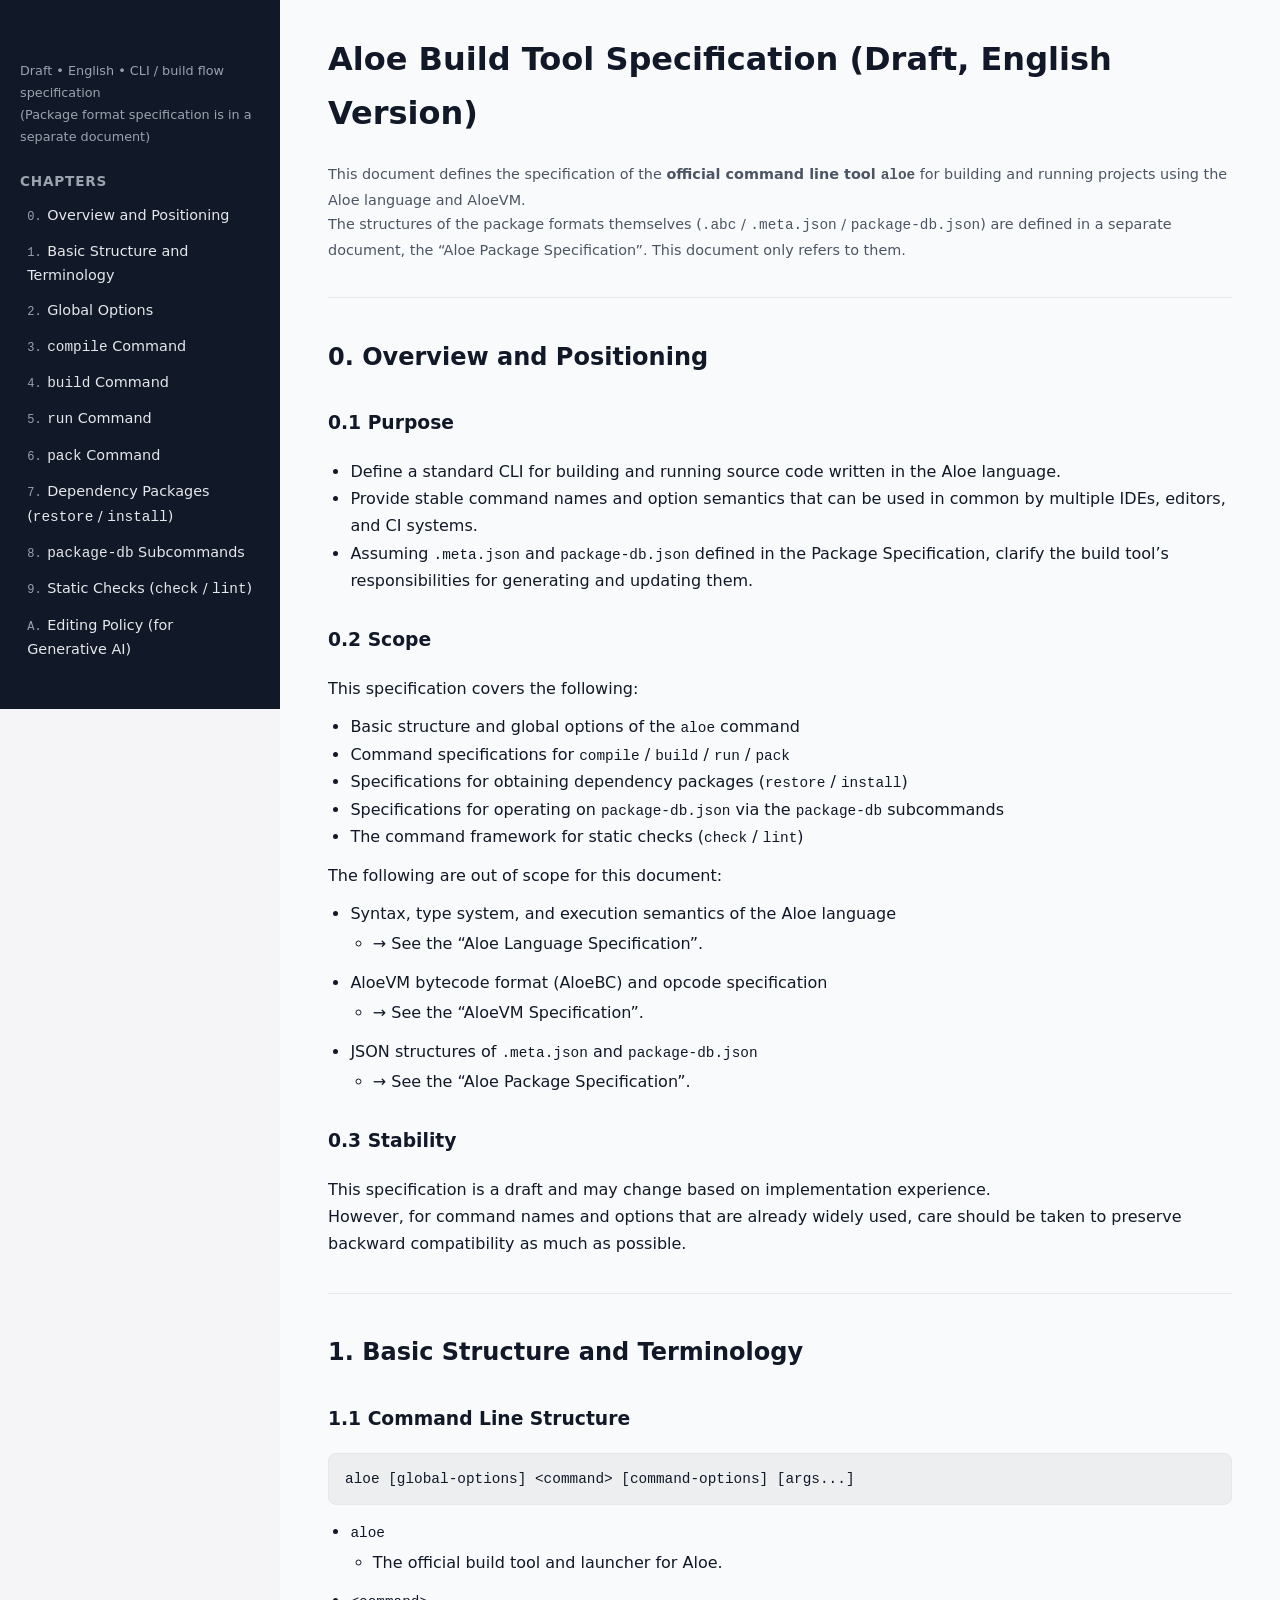
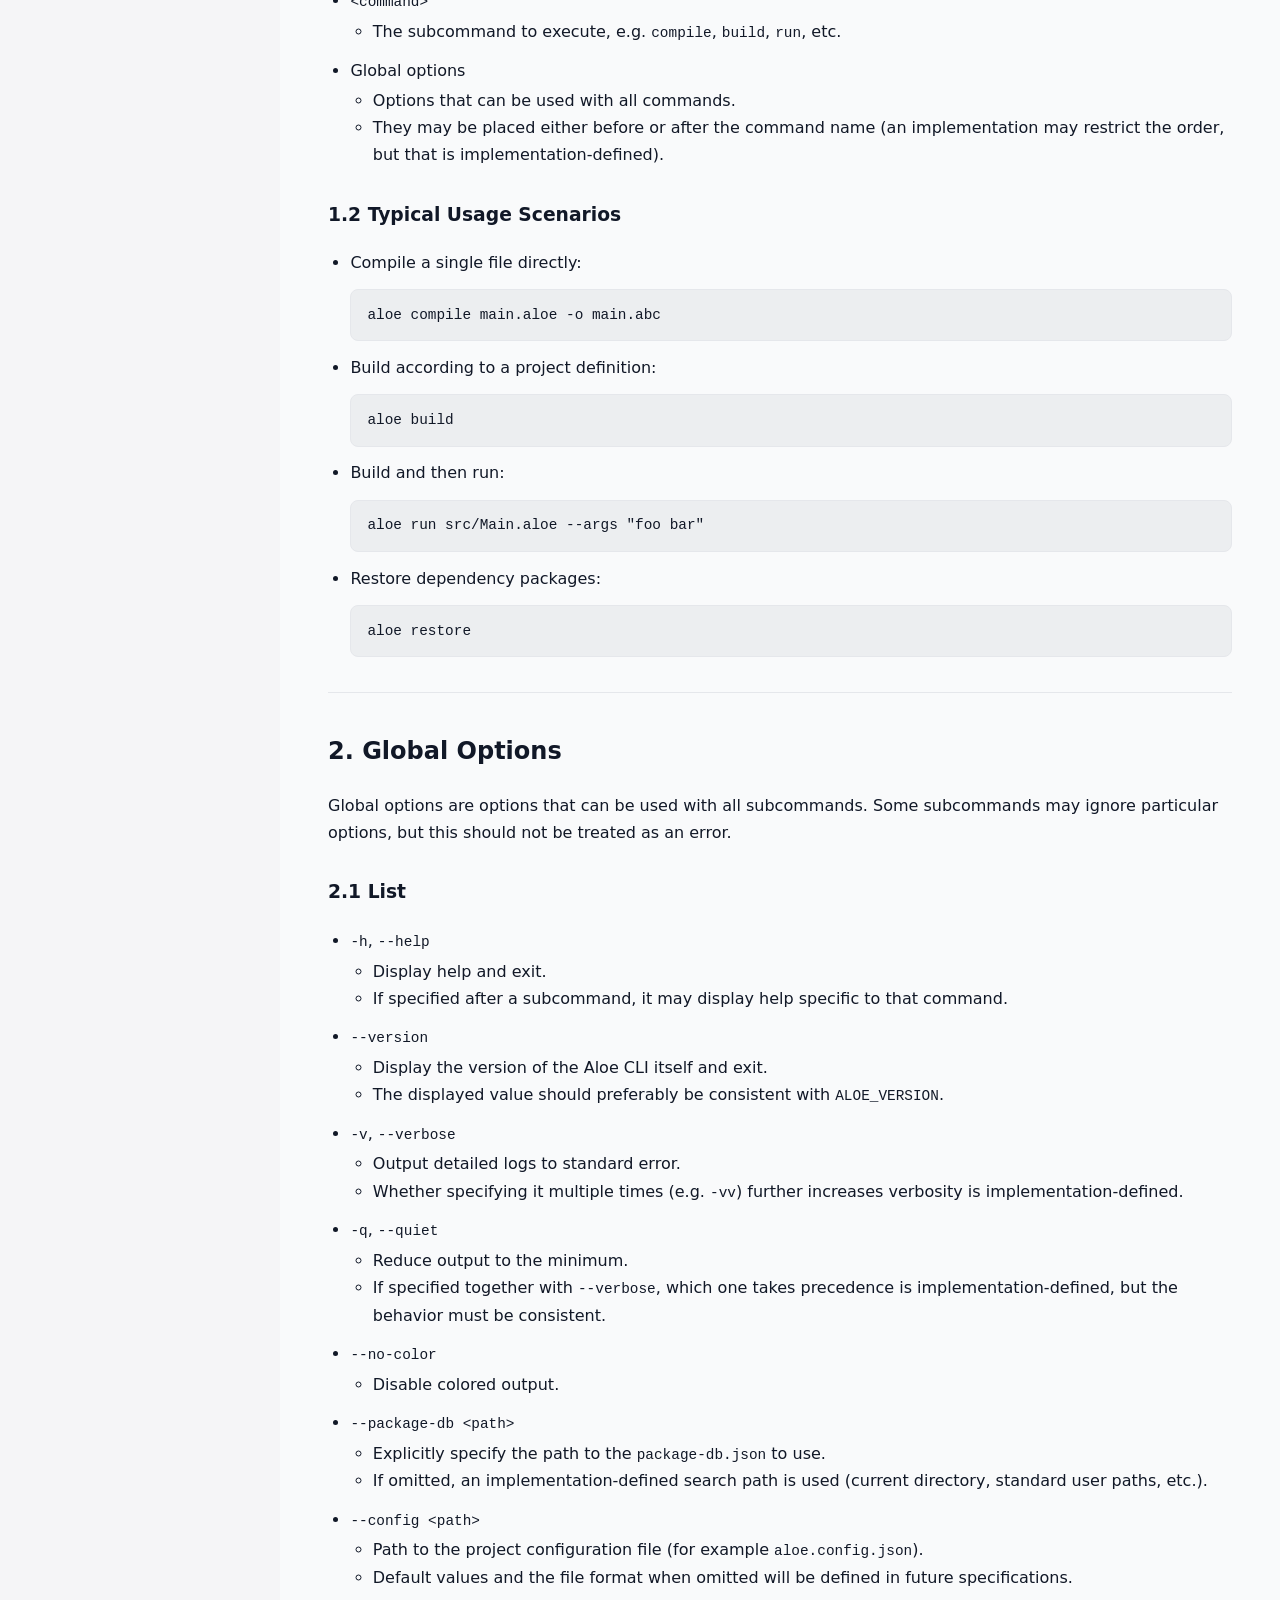
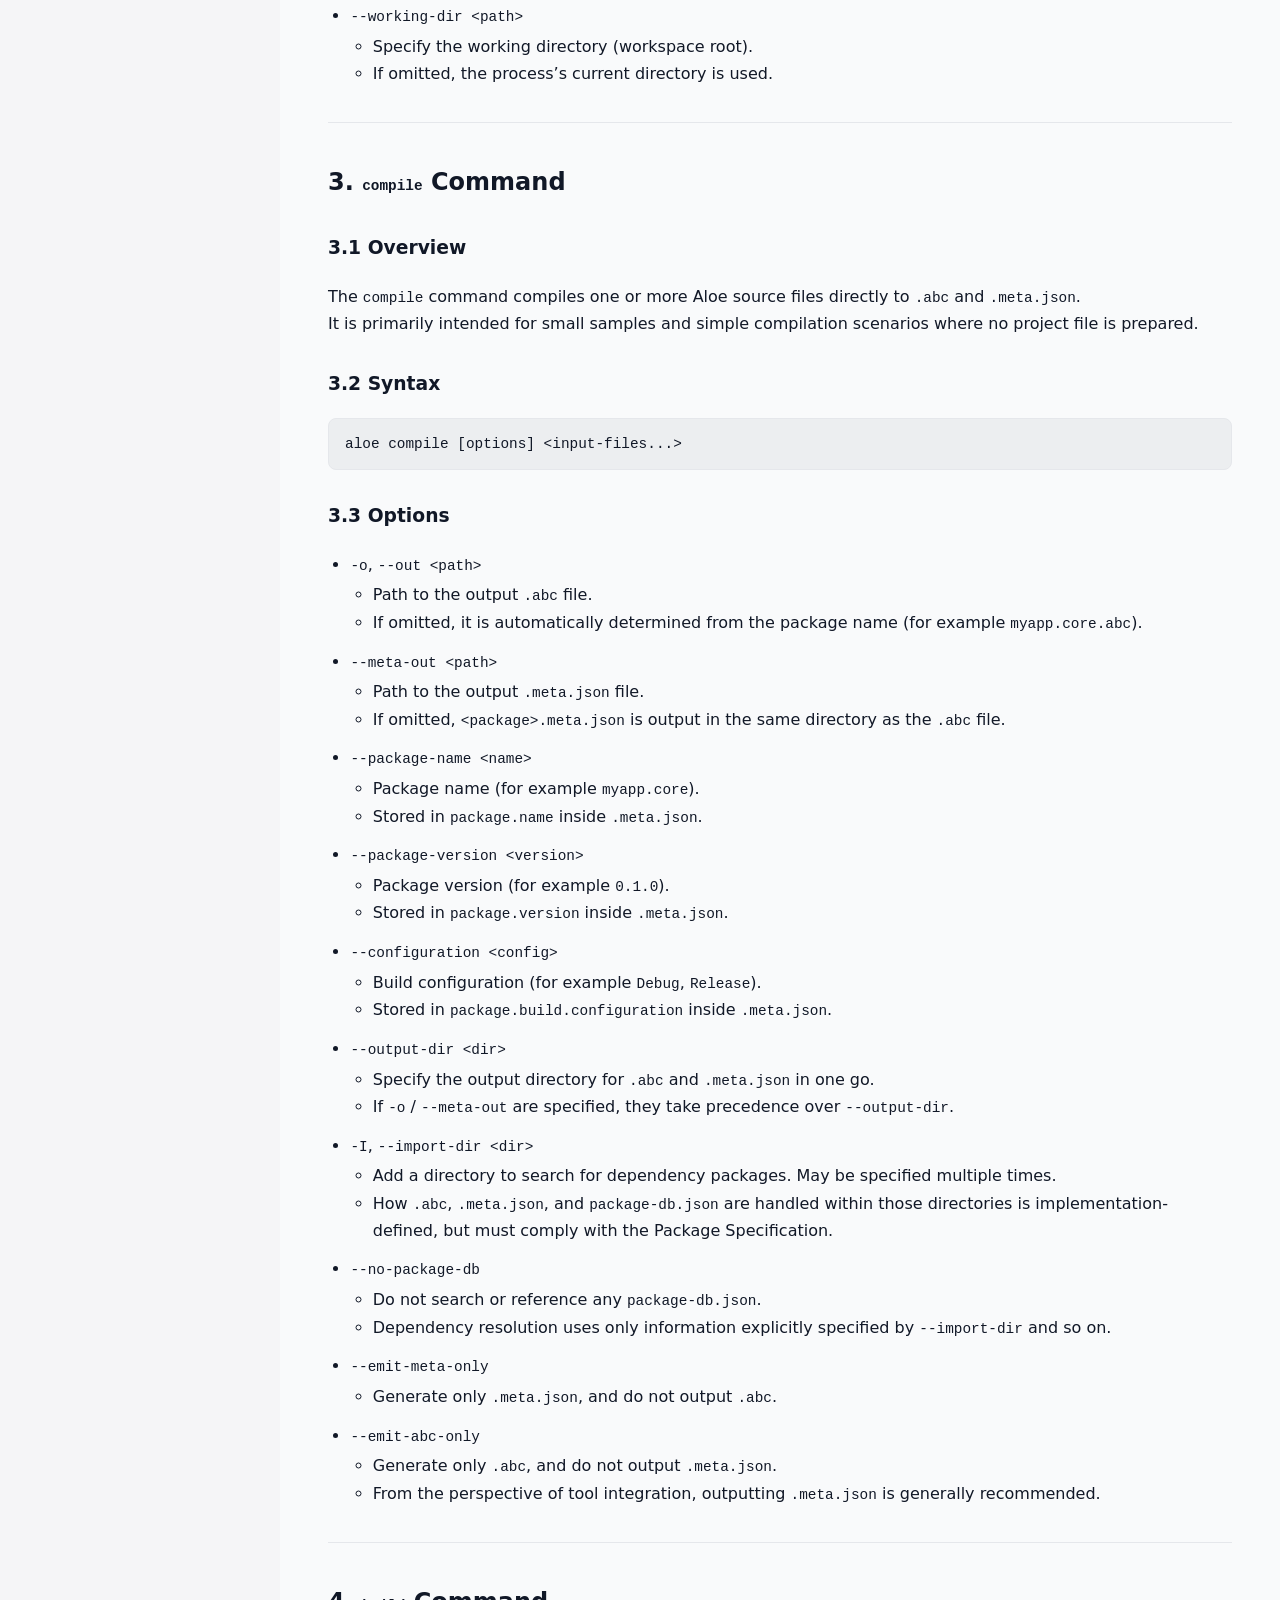
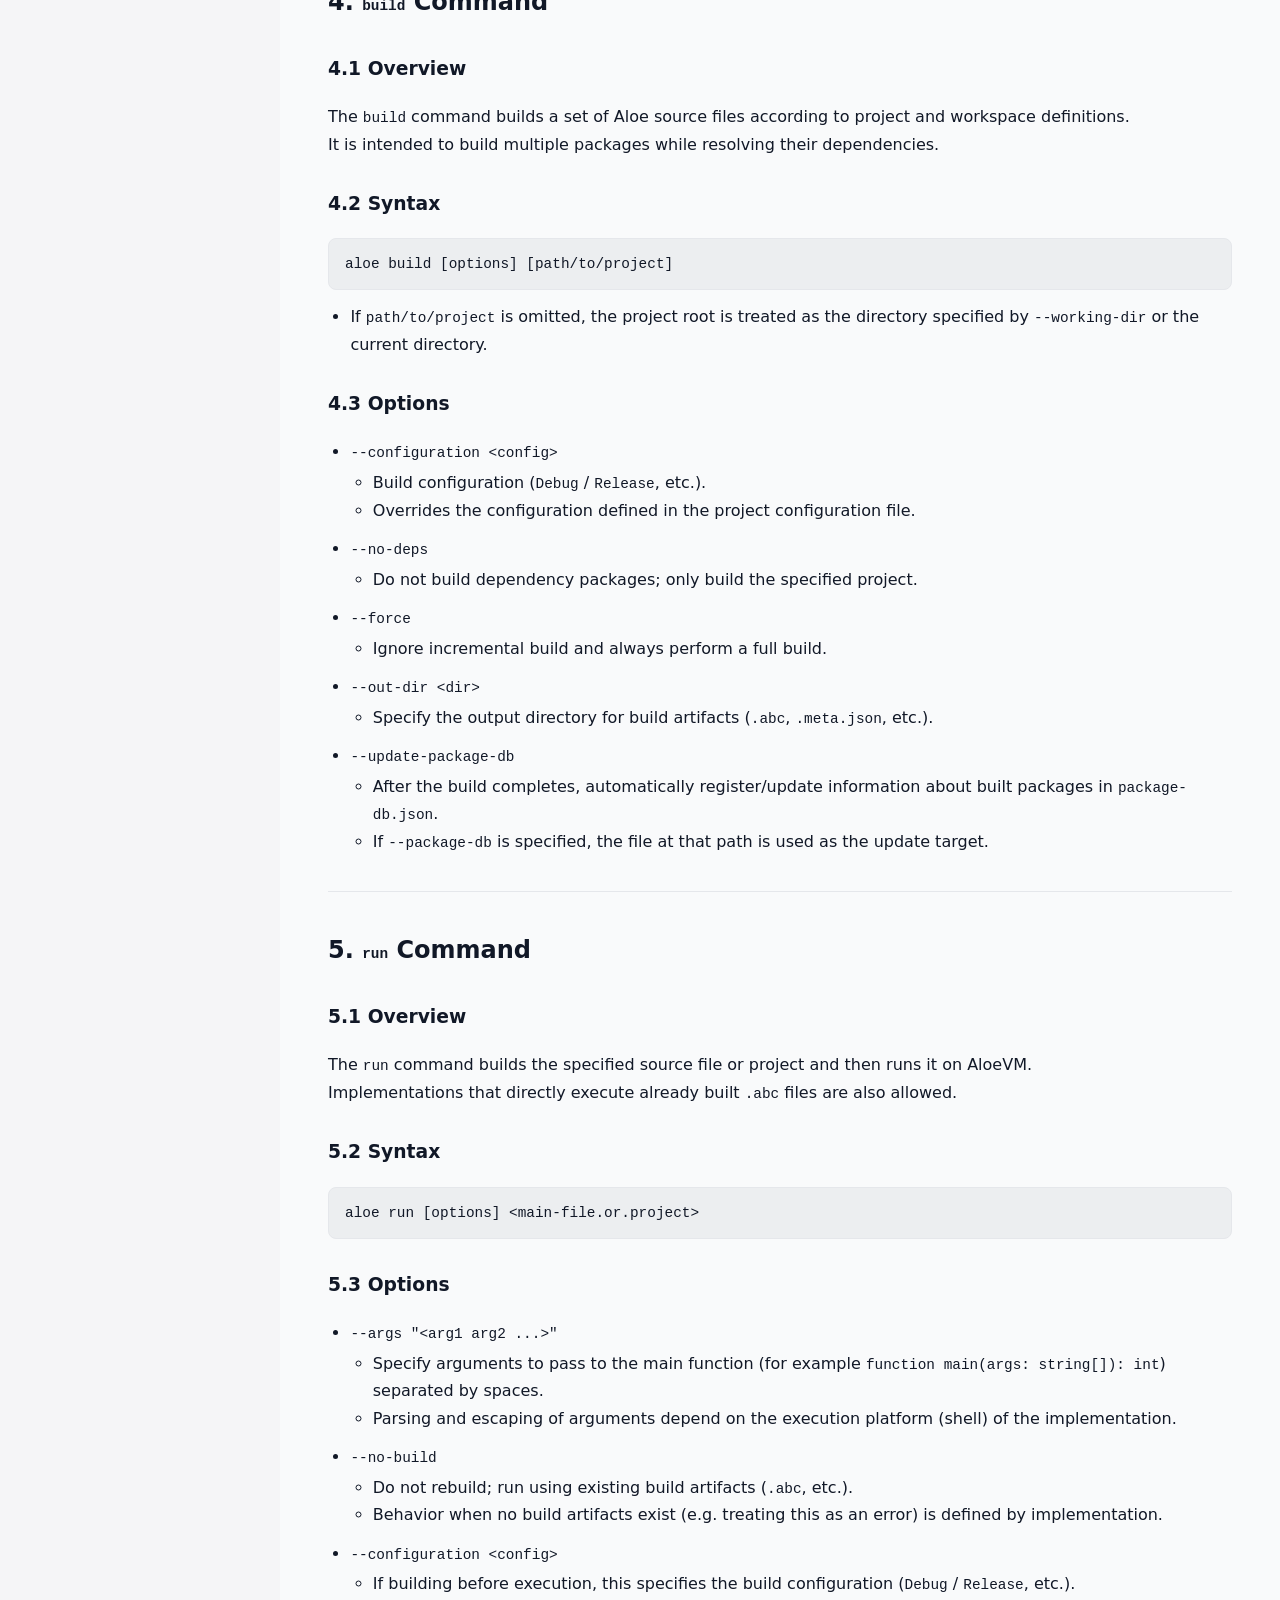
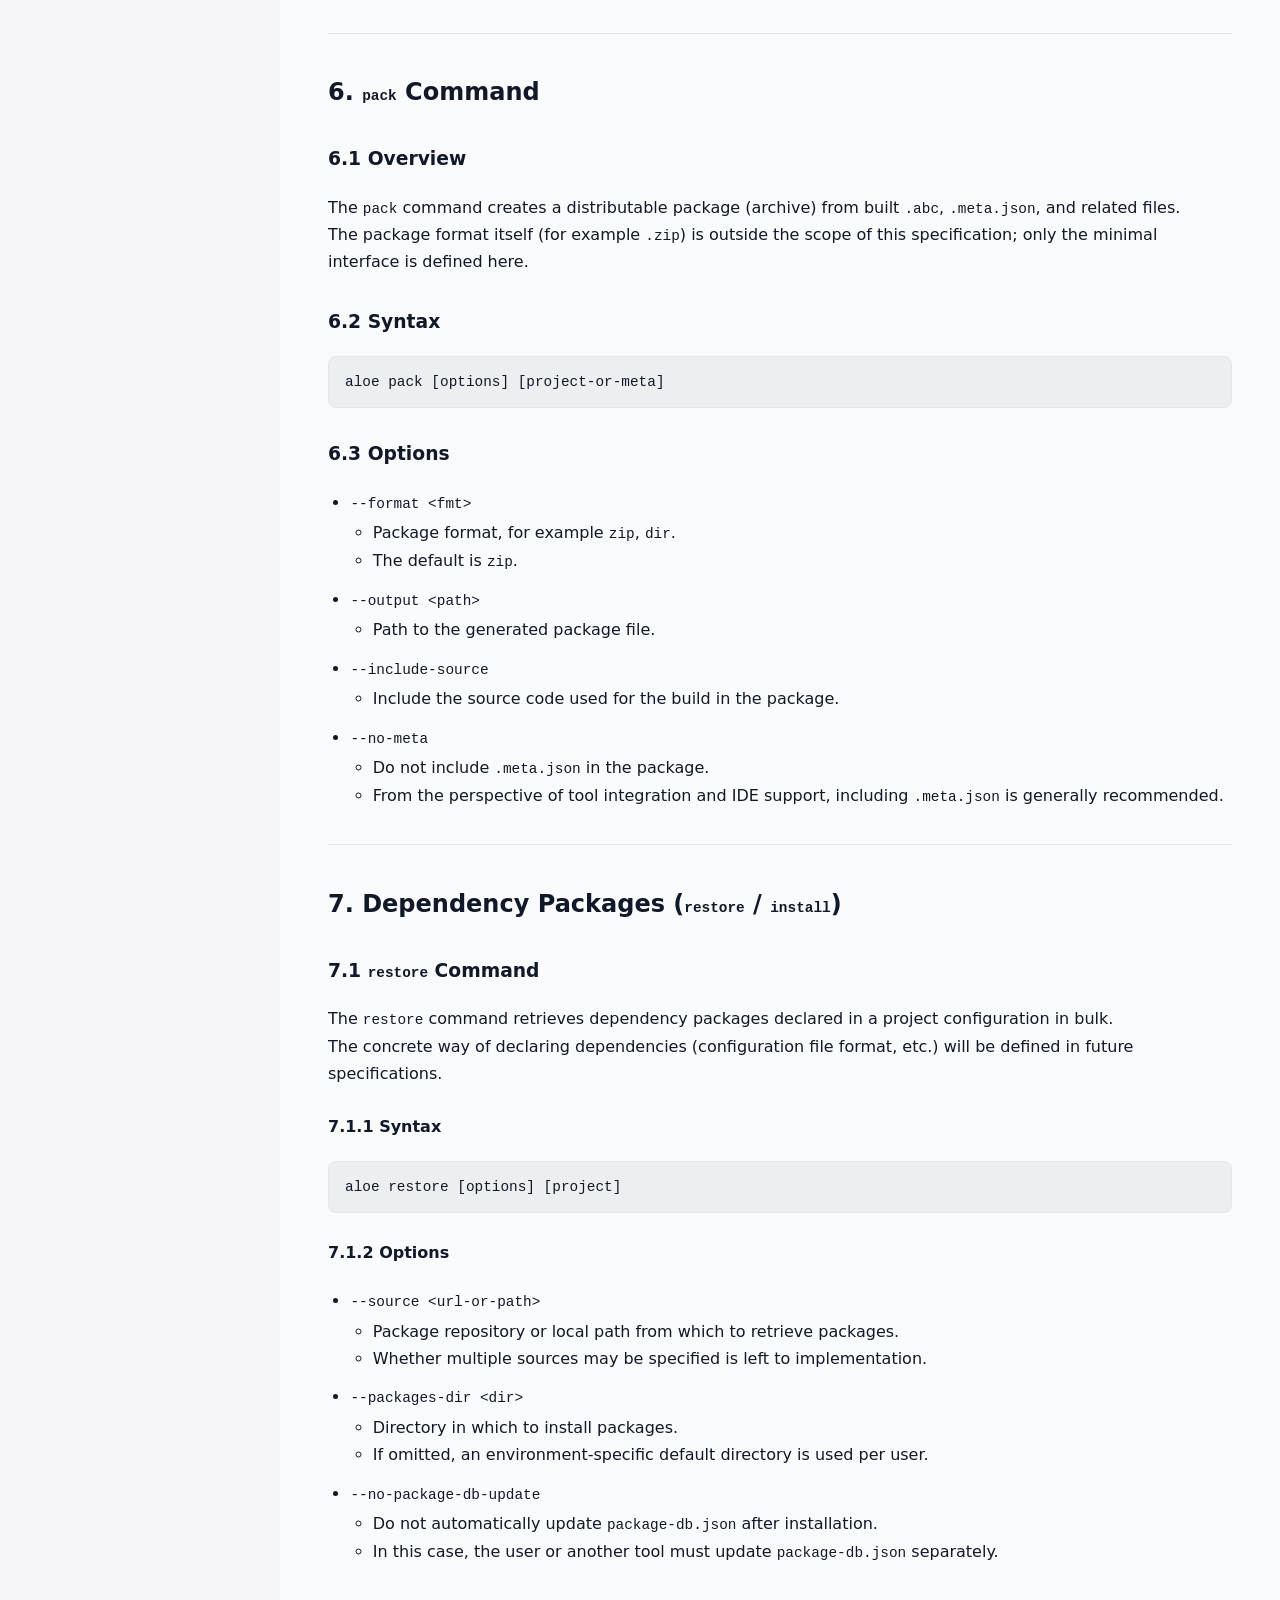
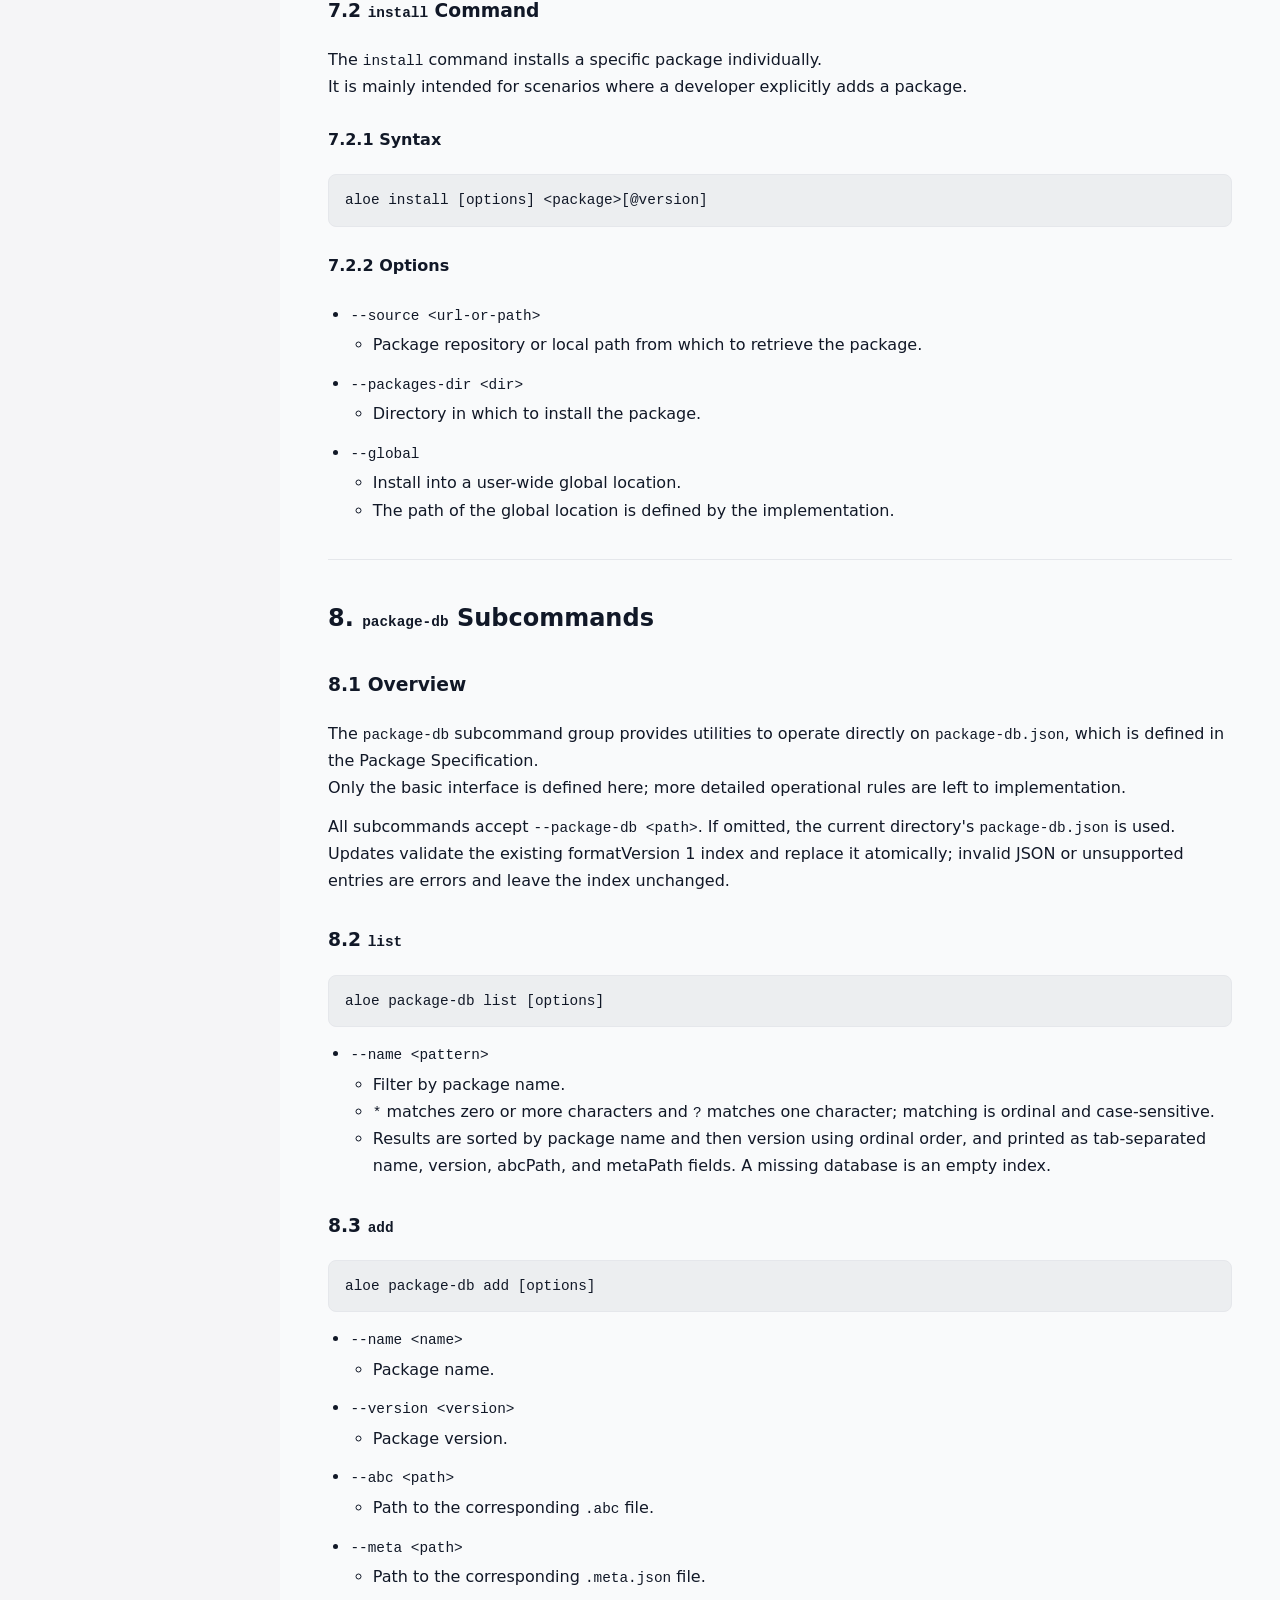
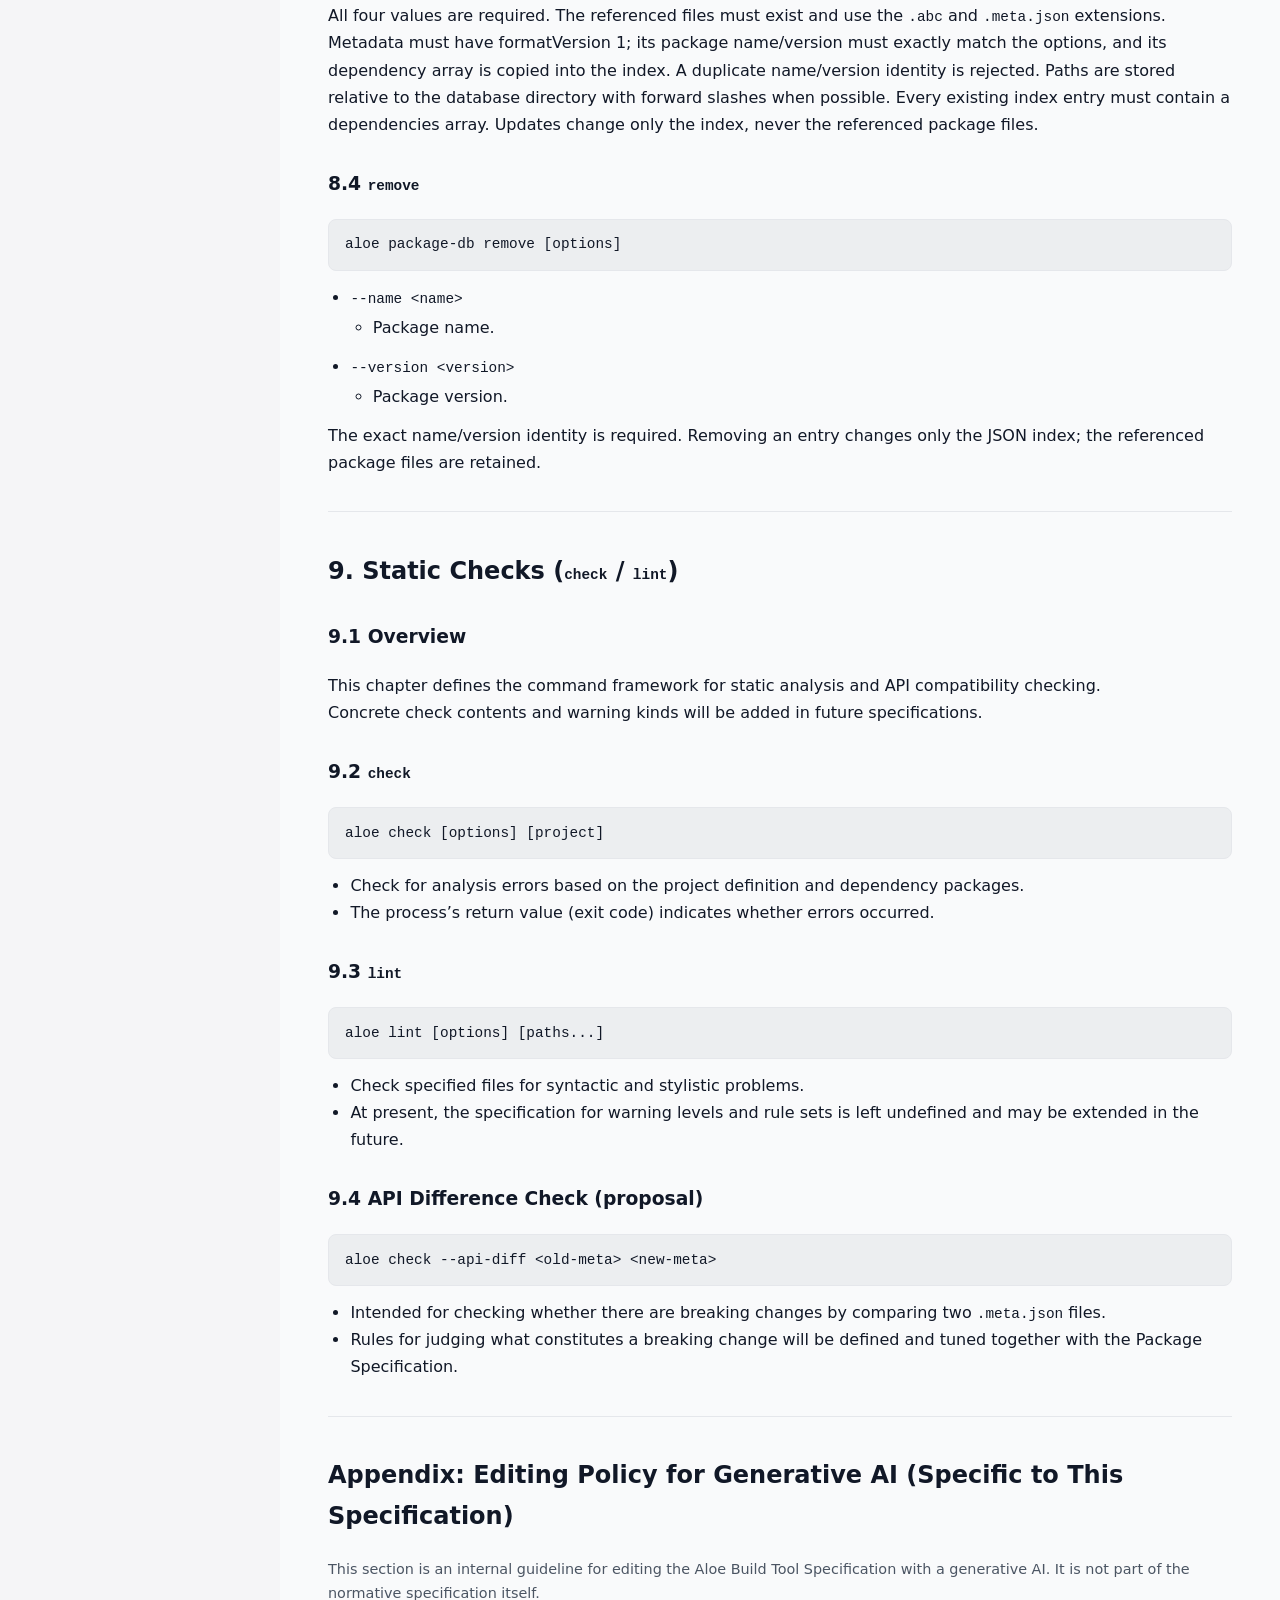
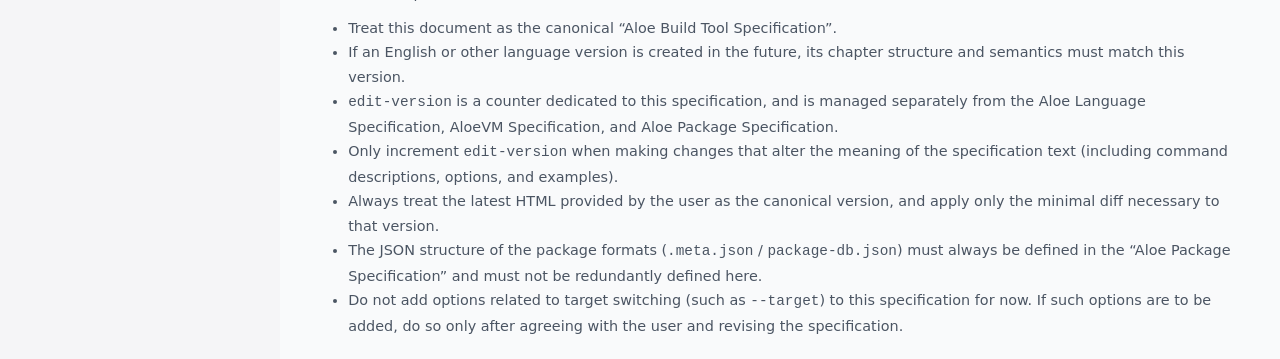
<file: Documents/en/Aloe-build-tools.html>
﻿<!DOCTYPE html>
<html lang="en">
<head>
  <meta charset="UTF-8" />
  <title>Aloe Build Tool Specification (Draft, English Version)</title>
  <meta name="edit-version" content="2" />
  <meta name="edit-date" content="2026-10-21T17:12:00+09:00" />
  <style>
    :root {
      color-scheme: light dark;
    }
    * {
      box-sizing: border-box;
    }
    body {
      margin: 0;
      font-family: system-ui, -apple-system, BlinkMacSystemFont, "Segoe UI",
                   "Hiragino Sans", "Yu Gothic", sans-serif;
      line-height: 1.7;
      color: #111827;
      background: #f5f5f7;
    }
    .layout {
      display: flex;
      min-height: 100vh;
    }
    .sidebar {
      width: 280px;
      background: #111827;
      color: #e5e7eb;
      padding: 1.5rem 1.25rem 2.5rem;
      position: sticky;
      top: 0;
      align-self: flex-start;
      max-height: 100vh;
      overflow-y: auto;
    }
    .sidebar h1 {
      font-size: 1.1rem;
      margin: 0 0 0.4rem;
    }
    .sidebar .subtitle {
      font-size: 0.8rem;
      color: #9ca3af;
      margin-bottom: 1.4rem;
    }
    .sidebar h2 {
      font-size: 0.85rem;
      margin: 1.2rem 0 0.4rem;
      text-transform: uppercase;
      letter-spacing: 0.06em;
      color: #9ca3af;
    }
    .sidebar nav ul {
      list-style: none;
      padding: 0;
      margin: 0;
      font-size: 0.9rem;
    }
    .sidebar nav li {
      margin: 0.18rem 0;
    }
    .sidebar a {
      color: inherit;
      text-decoration: none;
      display: block;
      padding: 0.25rem 0.45rem;
      border-radius: 0.35rem;
    }
    .sidebar a:hover {
      background: #1f2937;
    }
    .chapter-index {
      font-family: "JetBrains Mono", "Cascadia Code", Consolas, monospace;
      font-size: 0.75rem;
      color: #9ca3af;
      margin-right: 0.35rem;
    }

    .content {
      flex: 1;
      max-width: 1100px;
      padding: 2rem 3rem 3rem;
      margin: 0 auto;
      background: #f9fafb;
    }
    h1, h2, h3, h4, h5 {
      color: #111827;
      margin-top: 1.6em;
    }
    h1 {
      margin-top: 0;
    }
    p {
      margin-top: 0.4em;
      margin-bottom: 0.7em;
    }
    ul, ol {
      padding-left: 1.4em;
      margin-top: 0.2em;
      margin-bottom: 0.7em;
    }
    pre, code {
      font-family: "JetBrains Mono", "Cascadia Code", Consolas,
                   "Ricty Diminished", monospace;
      font-size: 0.9rem;
    }
    pre {
      background: #1118270d;
      padding: 0.8rem 1rem;
      border-radius: 0.5rem;
      overflow-x: auto;
      border: 1px solid #e5e7eb;
      margin: 0.9em 0;
    }
    hr {
      margin: 2.2rem 0;
      border: none;
      border-top: 1px solid #e5e7eb;
    }
    .note {
      font-size: 0.9rem;
      color: #4b5563;
    }
    .badge {
      display: inline-block;
      font-size: 0.7rem;
      padding: 0.1rem 0.4rem;
      border-radius: 999px;
      background: #e5e7eb;
      color: #374151;
      margin-left: 0.4rem;
    }
    .badge-draft {
      background: #fee2e2;
      color: #991b1b;
    }
    .cmd {
      font-family: "JetBrains Mono", "Cascadia Code", Consolas, monospace;
      font-size: 0.85rem;
      background: #1118270d;
      padding: 0.15rem 0.35rem;
      border-radius: 0.35rem;
    }
  </style>
</head>
<body>
<div class="layout">

  <aside class="sidebar">
    <h1>Aloe Build Tool Spec</h1>
    <div class="subtitle">
      Draft • English • CLI / build flow specification<br>
      (Package format specification is in a separate document)
    </div>

    <h2>Chapters</h2>
    <nav>
      <ul>
        <li><a href="#ch0"><span class="chapter-index">0.</span>Overview and Positioning</a></li>
        <li><a href="#ch1"><span class="chapter-index">1.</span>Basic Structure and Terminology</a></li>
        <li><a href="#ch2"><span class="chapter-index">2.</span>Global Options</a></li>
        <li><a href="#ch3"><span class="chapter-index">3.</span><code>compile</code> Command</a></li>
        <li><a href="#ch4"><span class="chapter-index">4.</span><code>build</code> Command</a></li>
        <li><a href="#ch5"><span class="chapter-index">5.</span><code>run</code> Command</a></li>
        <li><a href="#ch6"><span class="chapter-index">6.</span><code>pack</code> Command</a></li>
        <li><a href="#ch7"><span class="chapter-index">7.</span>Dependency Packages (<code>restore</code> / <code>install</code>)</a></li>
        <li><a href="#ch8"><span class="chapter-index">8.</span><code>package-db</code> Subcommands</a></li>
        <li><a href="#ch9"><span class="chapter-index">9.</span>Static Checks (<code>check</code> / <code>lint</code>)</a></li>
        <li><a href="#appendix"><span class="chapter-index">A.</span>Editing Policy (for Generative AI)</a></li>
      </ul>
    </nav>
  </aside>

  <main class="content">
    <h1 id="top">Aloe Build Tool Specification (Draft, English Version)</h1>
    <p class="note">
      This document defines the specification of the
      <strong>official command line tool <code>aloe</code></strong> for building and running projects
      using the Aloe language and AloeVM.<br>
      The structures of the package formats themselves (<code>.abc</code> / <code>.meta.json</code> / <code>package-db.json</code>)
      are defined in a separate document, the “Aloe Package Specification”. This document only refers to them.
    </p>

    <hr />

    <h2 id="ch0">0. Overview and Positioning</h2>

    <h3>0.1 Purpose</h3>
    <ul>
      <li>Define a standard CLI for building and running source code written in the Aloe language.</li>
      <li>Provide stable command names and option semantics that can be used in common by multiple IDEs, editors, and CI systems.</li>
      <li>Assuming <code>.meta.json</code> and <code>package-db.json</code> defined in the Package Specification,
          clarify the build tool’s responsibilities for generating and updating them.</li>
    </ul>

    <h3>0.2 Scope</h3>
    <p>This specification covers the following:</p>
    <ul>
      <li>Basic structure and global options of the <code>aloe</code> command</li>
      <li>Command specifications for <code>compile</code> / <code>build</code> / <code>run</code> / <code>pack</code></li>
      <li>Specifications for obtaining dependency packages (<code>restore</code> / <code>install</code>)</li>
      <li>Specifications for operating on <code>package-db.json</code> via the <code>package-db</code> subcommands</li>
      <li>The command framework for static checks (<code>check</code> / <code>lint</code>)</li>
    </ul>
    <p>The following are out of scope for this document:</p>
    <ul>
      <li>Syntax, type system, and execution semantics of the Aloe language
        <ul>
          <li>→ See the “Aloe Language Specification”.</li>
        </ul>
      </li>
      <li>AloeVM bytecode format (AloeBC) and opcode specification
        <ul>
          <li>→ See the “AloeVM Specification”.</li>
        </ul>
      </li>
      <li>JSON structures of <code>.meta.json</code> and <code>package-db.json</code>
        <ul>
          <li>→ See the “Aloe Package Specification”.</li>
        </ul>
      </li>
    </ul>

    <h3>0.3 Stability</h3>
    <p>
      This specification is a draft and may change based on implementation experience.<br />
      However, for command names and options that are already widely used,
      care should be taken to preserve backward compatibility as much as possible.
    </p>

    <hr />

    <h2 id="ch1">1. Basic Structure and Terminology</h2>

    <h3>1.1 Command Line Structure</h3>
    <pre><code>aloe [global-options] &lt;command&gt; [command-options] [args...]
</code></pre>
    <ul>
      <li><code>aloe</code>
        <ul>
          <li>The official build tool and launcher for Aloe.</li>
        </ul>
      </li>
      <li><code>&lt;command&gt;</code>
        <ul>
          <li>The subcommand to execute, e.g. <code>compile</code>, <code>build</code>, <code>run</code>, etc.</li>
        </ul>
      </li>
      <li>Global options
        <ul>
          <li>Options that can be used with all commands.</li>
          <li>They may be placed either before or after the command name
              (an implementation may restrict the order, but that is implementation-defined).</li>
        </ul>
      </li>
    </ul>

    <h3>1.2 Typical Usage Scenarios</h3>
    <ul>
      <li>Compile a single file directly:
        <pre><code>aloe compile main.aloe -o main.abc</code></pre>
      </li>
      <li>Build according to a project definition:
        <pre><code>aloe build</code></pre>
      </li>
      <li>Build and then run:
        <pre><code>aloe run src/Main.aloe --args "foo bar"</code></pre>
      </li>
      <li>Restore dependency packages:
        <pre><code>aloe restore</code></pre>
      </li>
    </ul>

    <hr />

    <h2 id="ch2">2. Global Options</h2>

    <p>
      Global options are options that can be used with all subcommands.
      Some subcommands may ignore particular options, but this should not be treated as an error.
    </p>

    <h3>2.1 List</h3>
    <ul>
      <li><code>-h</code>, <code>--help</code>
        <ul>
          <li>Display help and exit.</li>
          <li>If specified after a subcommand, it may display help specific to that command.</li>
        </ul>
      </li>
      <li><code>--version</code>
        <ul>
          <li>Display the version of the Aloe CLI itself and exit.</li>
          <li>The displayed value should preferably be consistent with <code>ALOE_VERSION</code>.</li>
        </ul>
      </li>
      <li><code>-v</code>, <code>--verbose</code>
        <ul>
          <li>Output detailed logs to standard error.</li>
          <li>Whether specifying it multiple times (e.g. <code>-vv</code>) further increases verbosity is implementation-defined.</li>
        </ul>
      </li>
      <li><code>-q</code>, <code>--quiet</code>
        <ul>
          <li>Reduce output to the minimum.</li>
          <li>If specified together with <code>--verbose</code>, which one takes precedence is implementation-defined,
              but the behavior must be consistent.</li>
        </ul>
      </li>
      <li><code>--no-color</code>
        <ul>
          <li>Disable colored output.</li>
        </ul>
      </li>
      <li><code>--package-db &lt;path&gt;</code>
        <ul>
          <li>Explicitly specify the path to the <code>package-db.json</code> to use.</li>
          <li>If omitted, an implementation-defined search path is used (current directory, standard user paths, etc.).</li>
        </ul>
      </li>
      <li><code>--config &lt;path&gt;</code>
        <ul>
          <li>Path to the project configuration file (for example <code>aloe.config.json</code>).</li>
          <li>Default values and the file format when omitted will be defined in future specifications.</li>
        </ul>
      </li>
      <li><code>--working-dir &lt;path&gt;</code>
        <ul>
          <li>Specify the working directory (workspace root).</li>
          <li>If omitted, the process’s current directory is used.</li>
        </ul>
      </li>
    </ul>

    <hr />

    <h2 id="ch3">3. <code>compile</code> Command</h2>

    <h3>3.1 Overview</h3>
    <p>
      The <code>compile</code> command compiles one or more Aloe source files directly to
      <code>.abc</code> and <code>.meta.json</code>.<br />
      It is primarily intended for small samples and simple compilation scenarios
      where no project file is prepared.
    </p>

    <h3>3.2 Syntax</h3>
    <pre><code>aloe compile [options] &lt;input-files...&gt;
</code></pre>

    <h3>3.3 Options</h3>
    <ul>
      <li><code>-o</code>, <code>--out &lt;path&gt;</code>
        <ul>
          <li>Path to the output <code>.abc</code> file.</li>
          <li>If omitted, it is automatically determined from the package name
              (for example <code>myapp.core.abc</code>).</li>
        </ul>
      </li>
      <li><code>--meta-out &lt;path&gt;</code>
        <ul>
          <li>Path to the output <code>.meta.json</code> file.</li>
          <li>If omitted, <code>&lt;package&gt;.meta.json</code> is output in the same directory as the <code>.abc</code> file.</li>
        </ul>
      </li>
      <li><code>--package-name &lt;name&gt;</code>
        <ul>
          <li>Package name (for example <code>myapp.core</code>).</li>
          <li>Stored in <code>package.name</code> inside <code>.meta.json</code>.</li>
        </ul>
      </li>
      <li><code>--package-version &lt;version&gt;</code>
        <ul>
          <li>Package version (for example <code>0.1.0</code>).</li>
          <li>Stored in <code>package.version</code> inside <code>.meta.json</code>.</li>
        </ul>
      </li>
      <li><code>--configuration &lt;config&gt;</code>
        <ul>
          <li>Build configuration (for example <code>Debug</code>, <code>Release</code>).</li>
          <li>Stored in <code>package.build.configuration</code> inside <code>.meta.json</code>.</li>
        </ul>
      </li>
      <li><code>--output-dir &lt;dir&gt;</code>
        <ul>
          <li>Specify the output directory for <code>.abc</code> and <code>.meta.json</code> in one go.</li>
          <li>If <code>-o</code> / <code>--meta-out</code> are specified, they take precedence over <code>--output-dir</code>.</li>
        </ul>
      </li>
      <li><code>-I</code>, <code>--import-dir &lt;dir&gt;</code>
        <ul>
          <li>Add a directory to search for dependency packages. May be specified multiple times.</li>
          <li>How <code>.abc</code>, <code>.meta.json</code>, and <code>package-db.json</code> are handled within those directories
              is implementation-defined, but must comply with the Package Specification.</li>
        </ul>
      </li>
      <li><code>--no-package-db</code>
        <ul>
          <li>Do not search or reference any <code>package-db.json</code>.</li>
          <li>Dependency resolution uses only information explicitly specified by <code>--import-dir</code> and so on.</li>
        </ul>
      </li>
      <li><code>--emit-meta-only</code>
        <ul>
          <li>Generate only <code>.meta.json</code>, and do not output <code>.abc</code>.</li>
        </ul>
      </li>
      <li><code>--emit-abc-only</code>
        <ul>
          <li>Generate only <code>.abc</code>, and do not output <code>.meta.json</code>.</li>
          <li>From the perspective of tool integration, outputting <code>.meta.json</code> is generally recommended.</li>
        </ul>
      </li>
    </ul>

    <hr />

    <h2 id="ch4">4. <code>build</code> Command</h2>

    <h3>4.1 Overview</h3>
    <p>
      The <code>build</code> command builds a set of Aloe source files according to
      project and workspace definitions.<br />
      It is intended to build multiple packages while resolving their dependencies.
    </p>

    <h3>4.2 Syntax</h3>
    <pre><code>aloe build [options] [path/to/project]
</code></pre>
    <ul>
      <li>If <code>path/to/project</code> is omitted, the project root is treated as the directory specified by
          <code>--working-dir</code> or the current directory.</li>
    </ul>

    <h3>4.3 Options</h3>
    <ul>
      <li><code>--configuration &lt;config&gt;</code>
        <ul>
          <li>Build configuration (<code>Debug</code> / <code>Release</code>, etc.).</li>
          <li>Overrides the configuration defined in the project configuration file.</li>
        </ul>
      </li>
      <li><code>--no-deps</code>
        <ul>
          <li>Do not build dependency packages; only build the specified project.</li>
        </ul>
      </li>
      <li><code>--force</code>
        <ul>
          <li>Ignore incremental build and always perform a full build.</li>
        </ul>
      </li>
      <li><code>--out-dir &lt;dir&gt;</code>
        <ul>
          <li>Specify the output directory for build artifacts (<code>.abc</code>, <code>.meta.json</code>, etc.).</li>
        </ul>
      </li>
      <li><code>--update-package-db</code>
        <ul>
          <li>After the build completes, automatically register/update information about built packages
              in <code>package-db.json</code>.</li>
          <li>If <code>--package-db</code> is specified, the file at that path is used as the update target.</li>
        </ul>
      </li>
    </ul>

    <hr />

    <h2 id="ch5">5. <code>run</code> Command</h2>

    <h3>5.1 Overview</h3>
    <p>
      The <code>run</code> command builds the specified source file or project and then runs it on AloeVM.<br />
      Implementations that directly execute already built <code>.abc</code> files are also allowed.
    </p>

    <h3>5.2 Syntax</h3>
    <pre><code>aloe run [options] &lt;main-file.or.project&gt;
</code></pre>

    <h3>5.3 Options</h3>
    <ul>
      <li><code>--args "&lt;arg1 arg2 ...&gt;"</code>
        <ul>
          <li>Specify arguments to pass to the main function
              (for example <code>function main(args: string[]): int</code>) separated by spaces.</li>
          <li>Parsing and escaping of arguments depend on the execution platform (shell) of the implementation.</li>
        </ul>
      </li>
      <li><code>--no-build</code>
        <ul>
          <li>Do not rebuild; run using existing build artifacts (<code>.abc</code>, etc.).</li>
          <li>Behavior when no build artifacts exist (e.g. treating this as an error) is defined by implementation.</li>
        </ul>
      </li>
      <li><code>--configuration &lt;config&gt;</code>
        <ul>
          <li>If building before execution, this specifies the build configuration (<code>Debug</code> / <code>Release</code>, etc.).</li>
        </ul>
      </li>
    </ul>

    <hr />

    <h2 id="ch6">6. <code>pack</code> Command</h2>

    <h3>6.1 Overview</h3>
    <p>
      The <code>pack</code> command creates a distributable package (archive) from built
      <code>.abc</code>, <code>.meta.json</code>, and related files.<br />
      The package format itself (for example <code>.zip</code>) is outside the scope of this specification;
      only the minimal interface is defined here.
    </p>

    <h3>6.2 Syntax</h3>
    <pre><code>aloe pack [options] [project-or-meta]
</code></pre>

    <h3>6.3 Options</h3>
    <ul>
      <li><code>--format &lt;fmt&gt;</code>
        <ul>
          <li>Package format, for example <code>zip</code>, <code>dir</code>.</li>
          <li>The default is <code>zip</code>.</li>
        </ul>
      </li>
      <li><code>--output &lt;path&gt;</code>
        <ul>
          <li>Path to the generated package file.</li>
        </ul>
      </li>
      <li><code>--include-source</code>
        <ul>
          <li>Include the source code used for the build in the package.</li>
        </ul>
      </li>
      <li><code>--no-meta</code>
        <ul>
          <li>Do not include <code>.meta.json</code> in the package.</li>
          <li>From the perspective of tool integration and IDE support,
              including <code>.meta.json</code> is generally recommended.</li>
        </ul>
      </li>
    </ul>

    <hr />

    <h2 id="ch7">7. Dependency Packages (<code>restore</code> / <code>install</code>)</h2>

    <h3>7.1 <code>restore</code> Command</h3>
    <p>
      The <code>restore</code> command retrieves dependency packages declared in a project configuration in bulk.<br />
      The concrete way of declaring dependencies (configuration file format, etc.) will be defined in future specifications.
    </p>

    <h4>7.1.1 Syntax</h4>
    <pre><code>aloe restore [options] [project]
</code></pre>

    <h4>7.1.2 Options</h4>
    <ul>
      <li><code>--source &lt;url-or-path&gt;</code>
        <ul>
          <li>Package repository or local path from which to retrieve packages.</li>
          <li>Whether multiple sources may be specified is left to implementation.</li>
        </ul>
      </li>
      <li><code>--packages-dir &lt;dir&gt;</code>
        <ul>
          <li>Directory in which to install packages.</li>
          <li>If omitted, an environment-specific default directory is used per user.</li>
        </ul>
      </li>
      <li><code>--no-package-db-update</code>
        <ul>
          <li>Do not automatically update <code>package-db.json</code> after installation.</li>
          <li>In this case, the user or another tool must update <code>package-db.json</code> separately.</li>
        </ul>
      </li>
    </ul>

    <h3>7.2 <code>install</code> Command</h3>
    <p>
      The <code>install</code> command installs a specific package individually.<br />
      It is mainly intended for scenarios where a developer explicitly adds a package.
    </p>

    <h4>7.2.1 Syntax</h4>
    <pre><code>aloe install [options] &lt;package&gt;[@version]
</code></pre>

    <h4>7.2.2 Options</h4>
    <ul>
      <li><code>--source &lt;url-or-path&gt;</code>
        <ul>
          <li>Package repository or local path from which to retrieve the package.</li>
        </ul>
      </li>
      <li><code>--packages-dir &lt;dir&gt;</code>
        <ul>
          <li>Directory in which to install the package.</li>
        </ul>
      </li>
      <li><code>--global</code>
        <ul>
          <li>Install into a user-wide global location.</li>
          <li>The path of the global location is defined by the implementation.</li>
        </ul>
      </li>
    </ul>

    <hr />

    <h2 id="ch8">8. <code>package-db</code> Subcommands</h2>

    <h3>8.1 Overview</h3>
    <p>
      The <code>package-db</code> subcommand group provides utilities to operate directly on
      <code>package-db.json</code>, which is defined in the Package Specification.<br />
      Only the basic interface is defined here; more detailed operational rules are left to implementation.
    </p>
    <p>All subcommands accept <code>--package-db &lt;path&gt;</code>. If omitted, the current directory's
      <code>package-db.json</code> is used. Updates validate the existing formatVersion 1 index and replace it atomically;
      invalid JSON or unsupported entries are errors and leave the index unchanged.</p>

    <h3>8.2 <code>list</code></h3>
    <pre><code>aloe package-db list [options]
</code></pre>
    <ul>
      <li><code>--name &lt;pattern&gt;</code>
        <ul>
          <li>Filter by package name.</li>
          <li><code>*</code> matches zero or more characters and <code>?</code> matches one character; matching is ordinal and case-sensitive.</li>
          <li>Results are sorted by package name and then version using ordinal order, and printed as tab-separated name, version, abcPath, and metaPath fields. A missing database is an empty index.</li>
        </ul>
      </li>
    </ul>

    <h3>8.3 <code>add</code></h3>
    <pre><code>aloe package-db add [options]
</code></pre>
    <ul>
      <li><code>--name &lt;name&gt;</code>
        <ul>
          <li>Package name.</li>
        </ul>
      </li>
      <li><code>--version &lt;version&gt;</code>
        <ul>
          <li>Package version.</li>
        </ul>
      </li>
      <li><code>--abc &lt;path&gt;</code>
        <ul>
          <li>Path to the corresponding <code>.abc</code> file.</li>
        </ul>
      </li>
      <li><code>--meta &lt;path&gt;</code>
        <ul>
          <li>Path to the corresponding <code>.meta.json</code> file.</li>
        </ul>
      </li>
    </ul>
    <p>All four values are required. The referenced files must exist and use the <code>.abc</code> and
      <code>.meta.json</code> extensions. Metadata must have formatVersion 1; its package name/version must exactly
      match the options, and its dependency array is copied into the index. A duplicate name/version identity is rejected.
      Paths are stored relative to the database directory with forward slashes when possible. Every existing index entry must
      contain a dependencies array. Updates change only the index, never the referenced package files.</p>

    <h3>8.4 <code>remove</code></h3>
    <pre><code>aloe package-db remove [options]
</code></pre>
    <ul>
      <li><code>--name &lt;name&gt;</code>
        <ul>
          <li>Package name.</li>
        </ul>
      </li>
      <li><code>--version &lt;version&gt;</code>
        <ul>
          <li>Package version.</li>
        </ul>
      </li>
    </ul>
    <p>The exact name/version identity is required. Removing an entry changes only the JSON index; the referenced package files are retained.</p>

    <hr />

    <h2 id="ch9">9. Static Checks (<code>check</code> / <code>lint</code>)</h2>

    <h3>9.1 Overview</h3>
    <p>
      This chapter defines the command framework for static analysis and API compatibility checking.<br />
      Concrete check contents and warning kinds will be added in future specifications.
    </p>

    <h3>9.2 <code>check</code></h3>
    <pre><code>aloe check [options] [project]
</code></pre>
    <ul>
      <li>Check for analysis errors based on the project definition and dependency packages.</li>
      <li>The process’s return value (exit code) indicates whether errors occurred.</li>
    </ul>

    <h3>9.3 <code>lint</code></h3>
    <pre><code>aloe lint [options] [paths...]
</code></pre>
    <ul>
      <li>Check specified files for syntactic and stylistic problems.</li>
      <li>At present, the specification for warning levels and rule sets is left undefined
          and may be extended in the future.</li>
    </ul>

    <h3>9.4 API Difference Check (proposal)</h3>
    <pre><code>aloe check --api-diff &lt;old-meta&gt; &lt;new-meta&gt;
</code></pre>
    <ul>
      <li>Intended for checking whether there are breaking changes by comparing two <code>.meta.json</code> files.</li>
      <li>Rules for judging what constitutes a breaking change will be defined and tuned together with
          the Package Specification.</li>
    </ul>

    <hr />

    <h2 id="appendix">Appendix: Editing Policy for Generative AI (Specific to This Specification)</h2>
    <p class="note">
      This section is an internal guideline for editing the Aloe Build Tool Specification with a generative AI.
      It is not part of the normative specification itself.
    </p>
    <ul class="note">
      <li>Treat this document as the canonical “Aloe Build Tool Specification”.</li>
      <li>If an English or other language version is created in the future, its chapter structure and semantics
          must match this version.</li>
      <li><code>edit-version</code> is a counter dedicated to this specification, and is managed separately from
          the Aloe Language Specification, AloeVM Specification, and Aloe Package Specification.</li>
      <li>Only increment <code>edit-version</code> when making changes that alter the meaning of the specification text
          (including command descriptions, options, and examples).</li>
      <li>Always treat the latest HTML provided by the user as the canonical version, and apply only the minimal diff
          necessary to that version.</li>
      <li>The JSON structure of the package formats (<code>.meta.json</code> / <code>package-db.json</code>)
          must always be defined in the “Aloe Package Specification” and must not be redundantly defined here.</li>
      <li>Do not add options related to target switching (such as <code>--target</code>) to this specification for now.
          If such options are to be added, do so only after agreeing with the user and revising the specification.</li>
    </ul>

  </main>
</div>
</body>
</html>
</file>
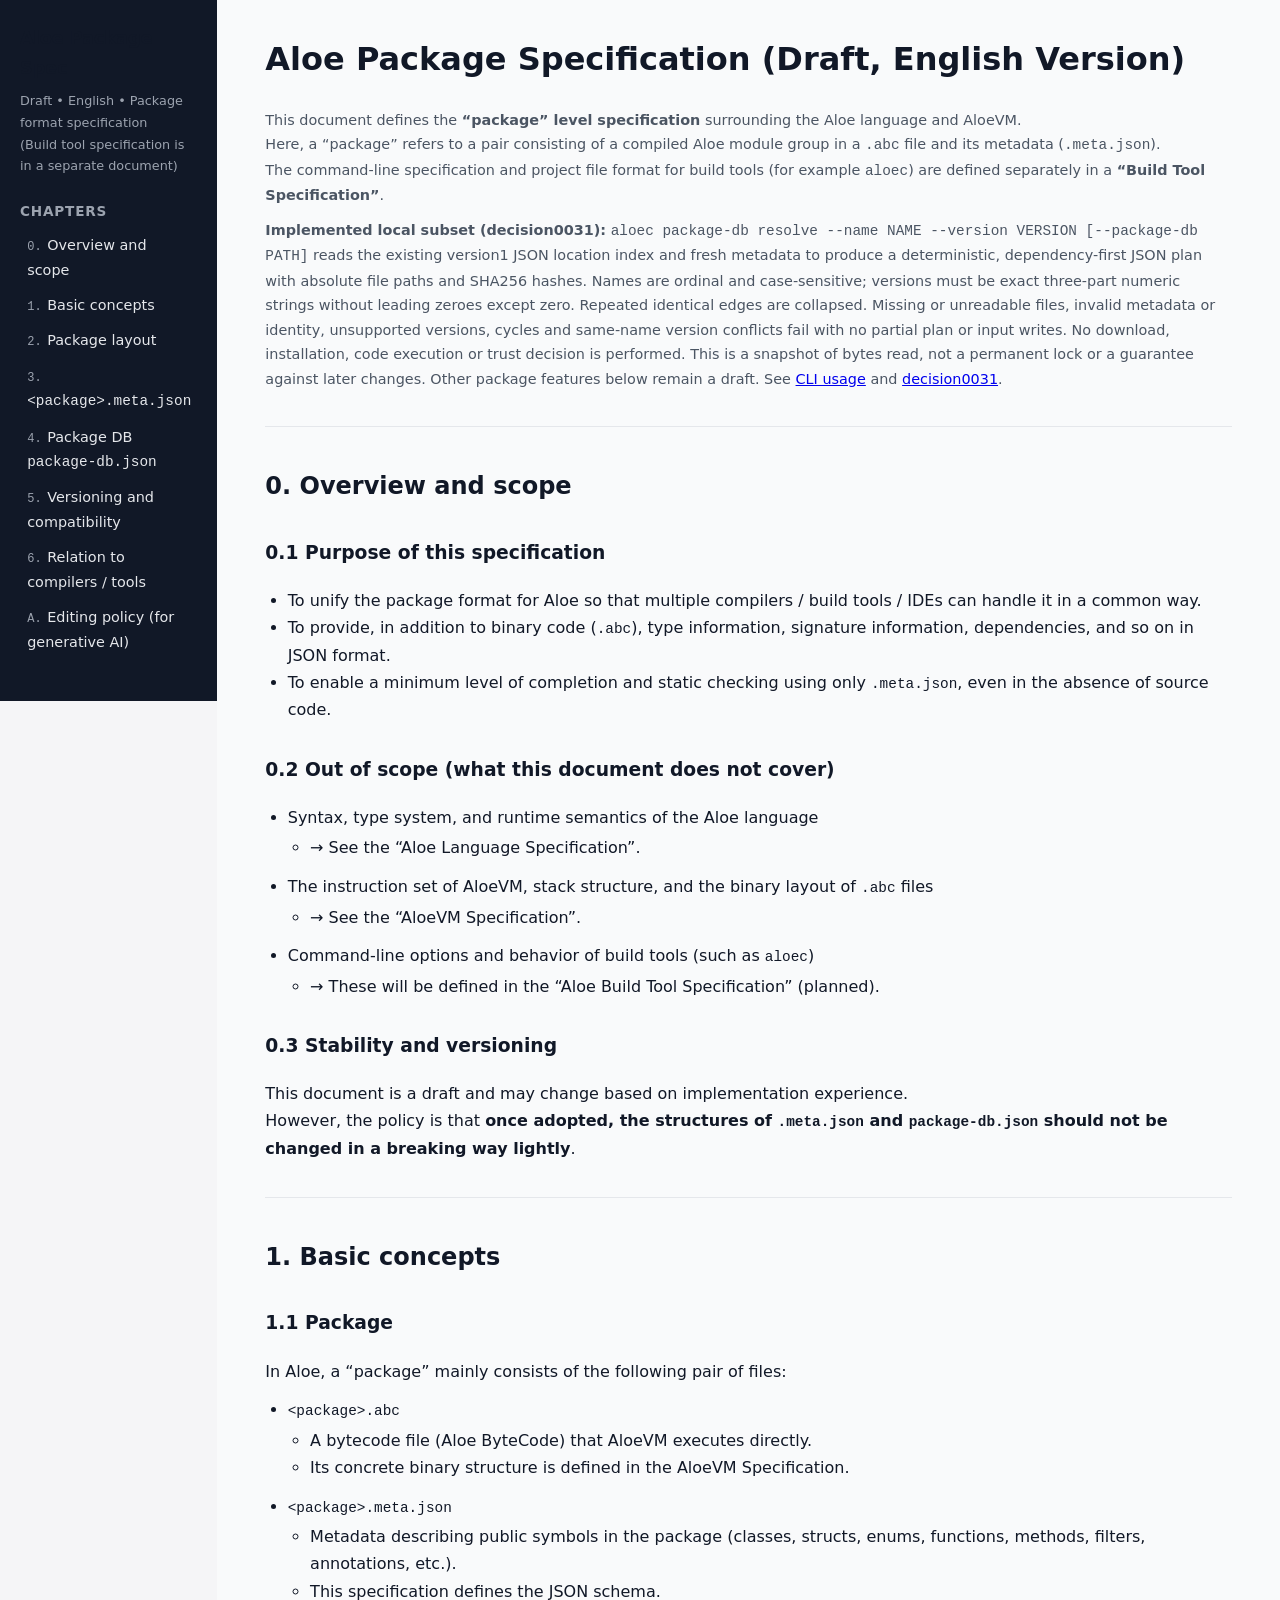
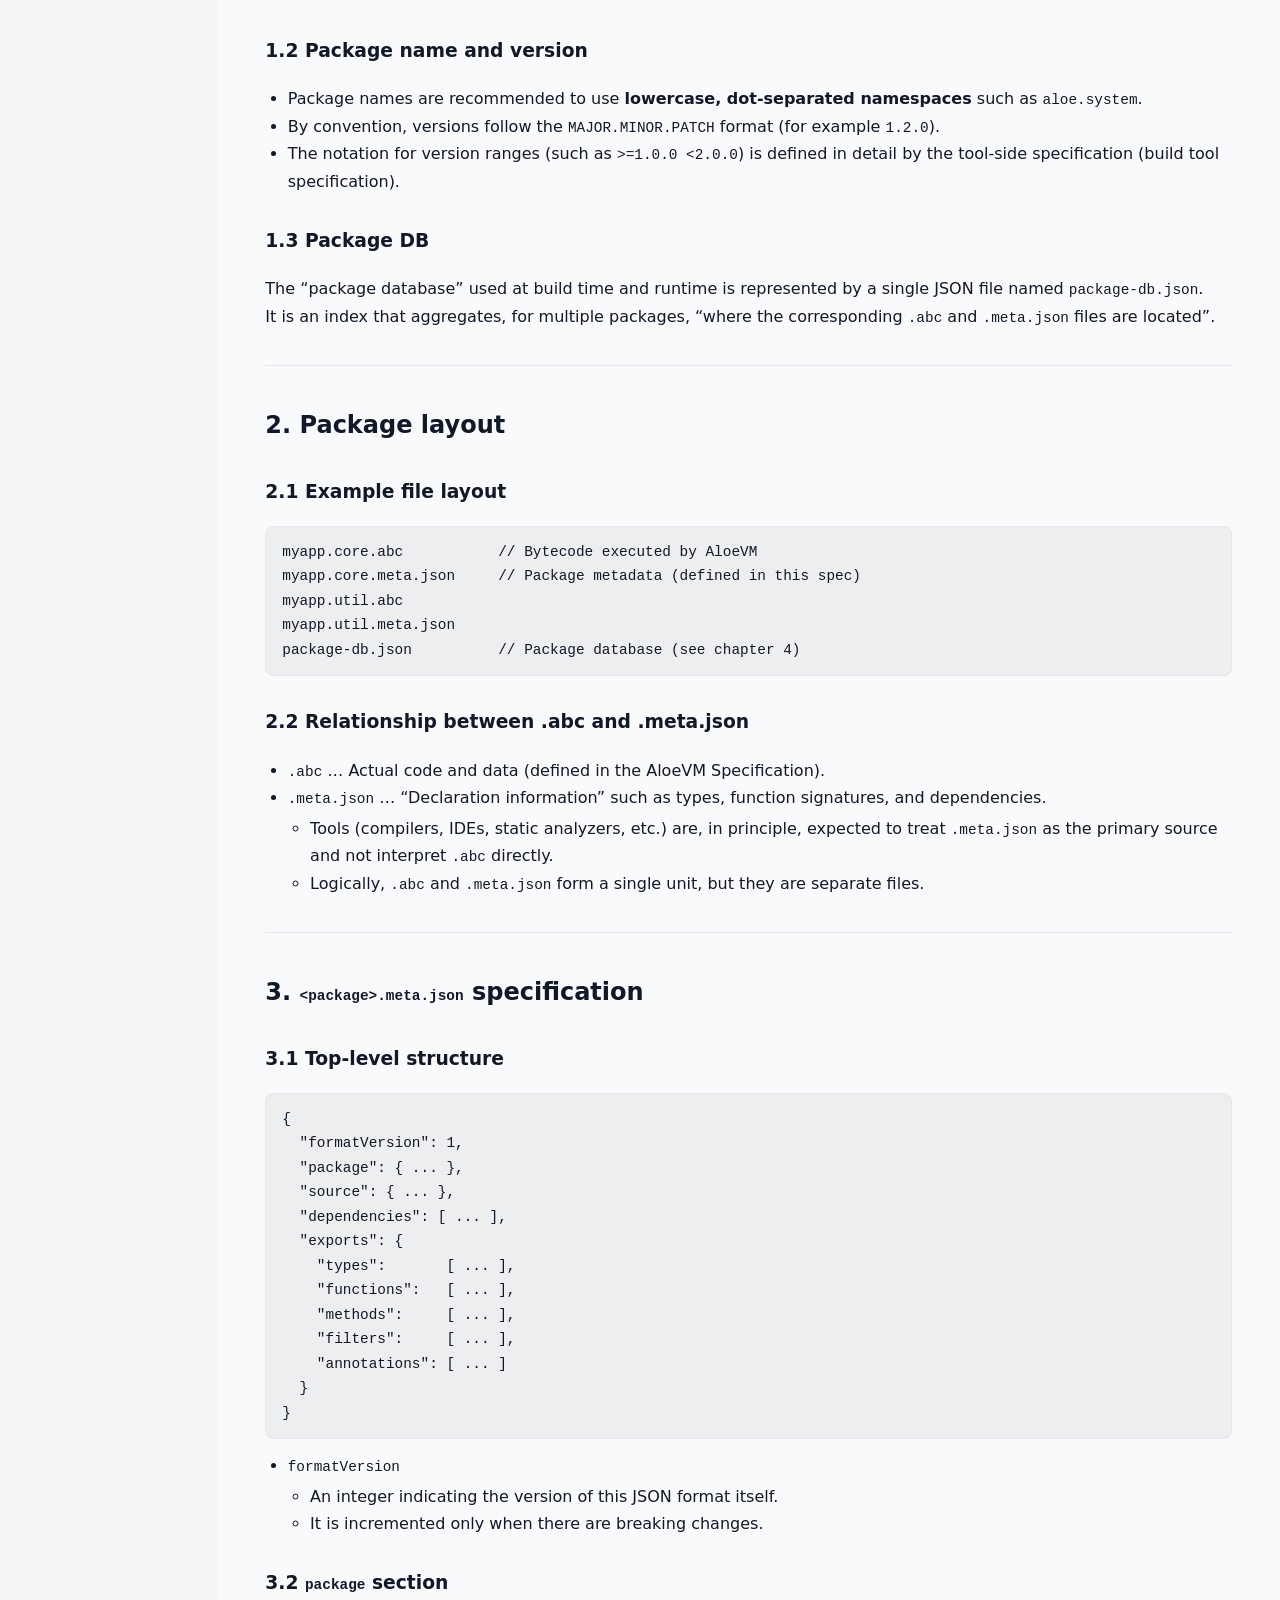
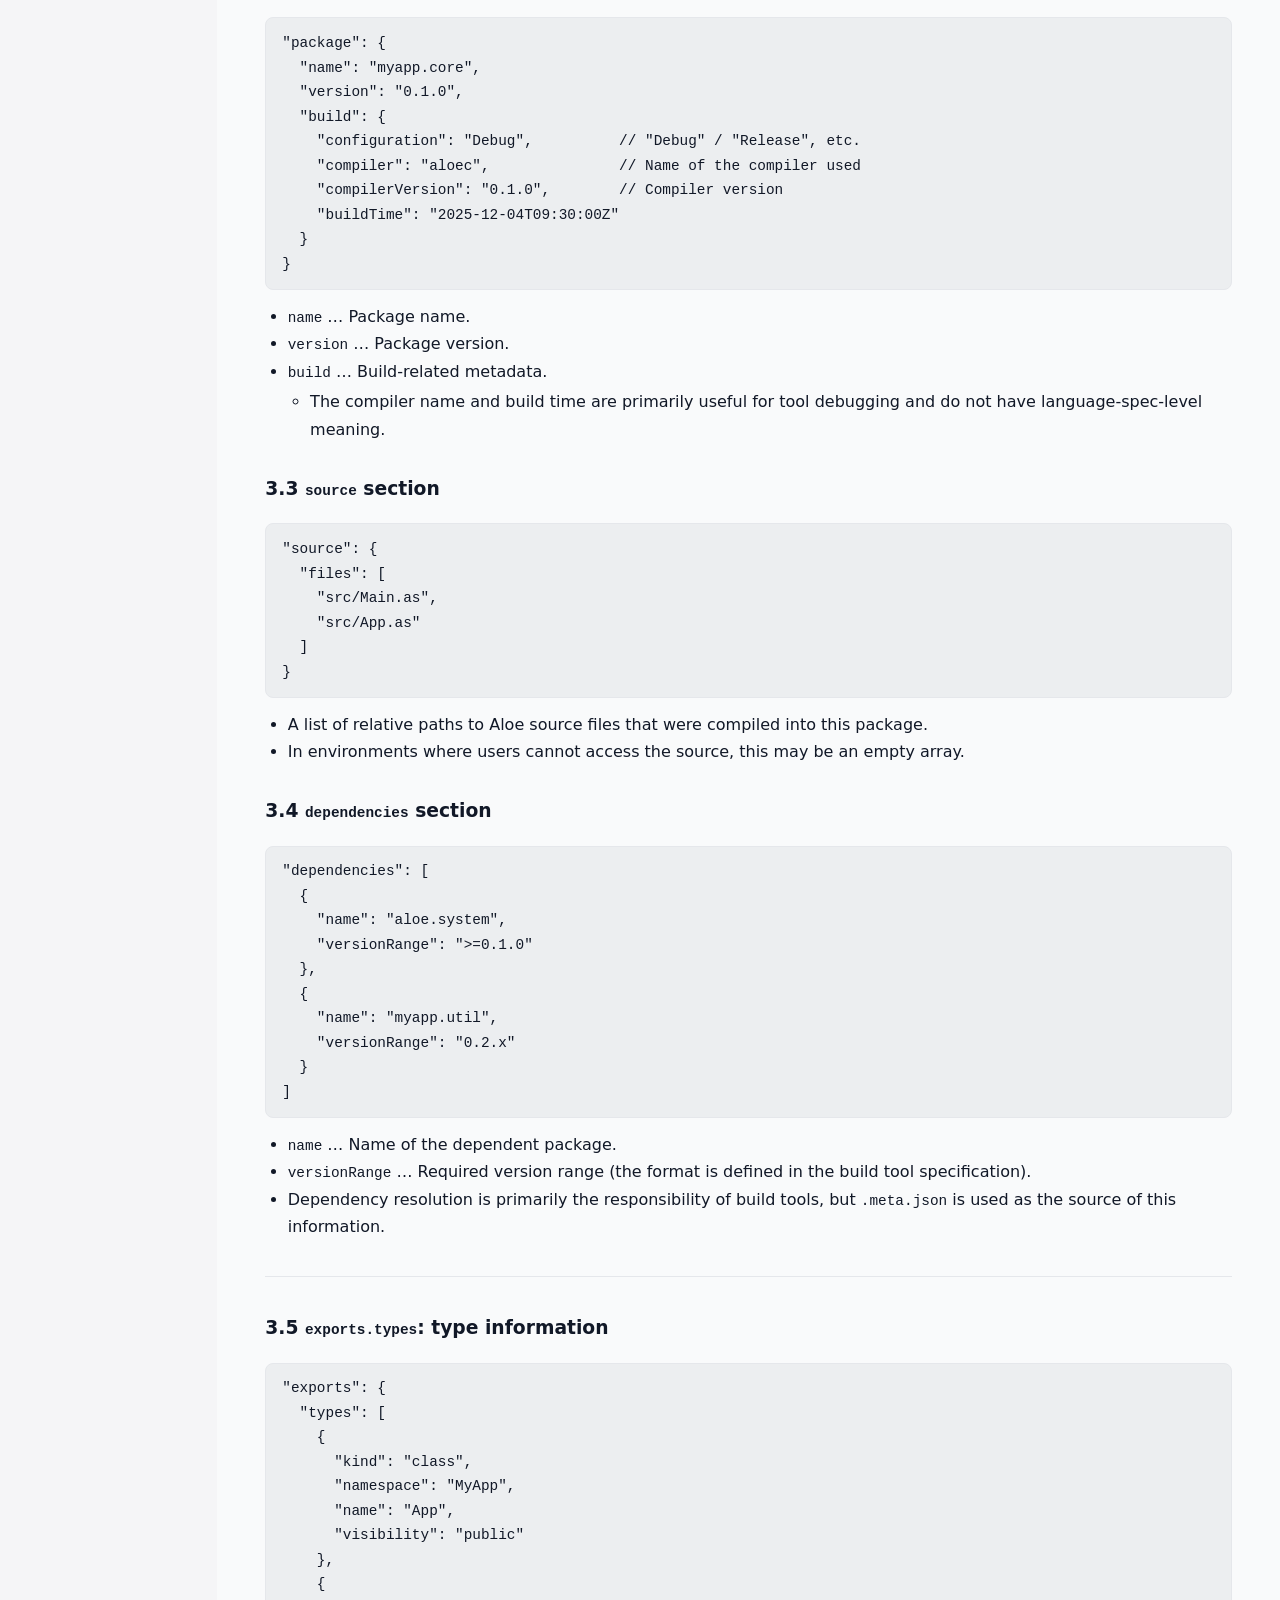
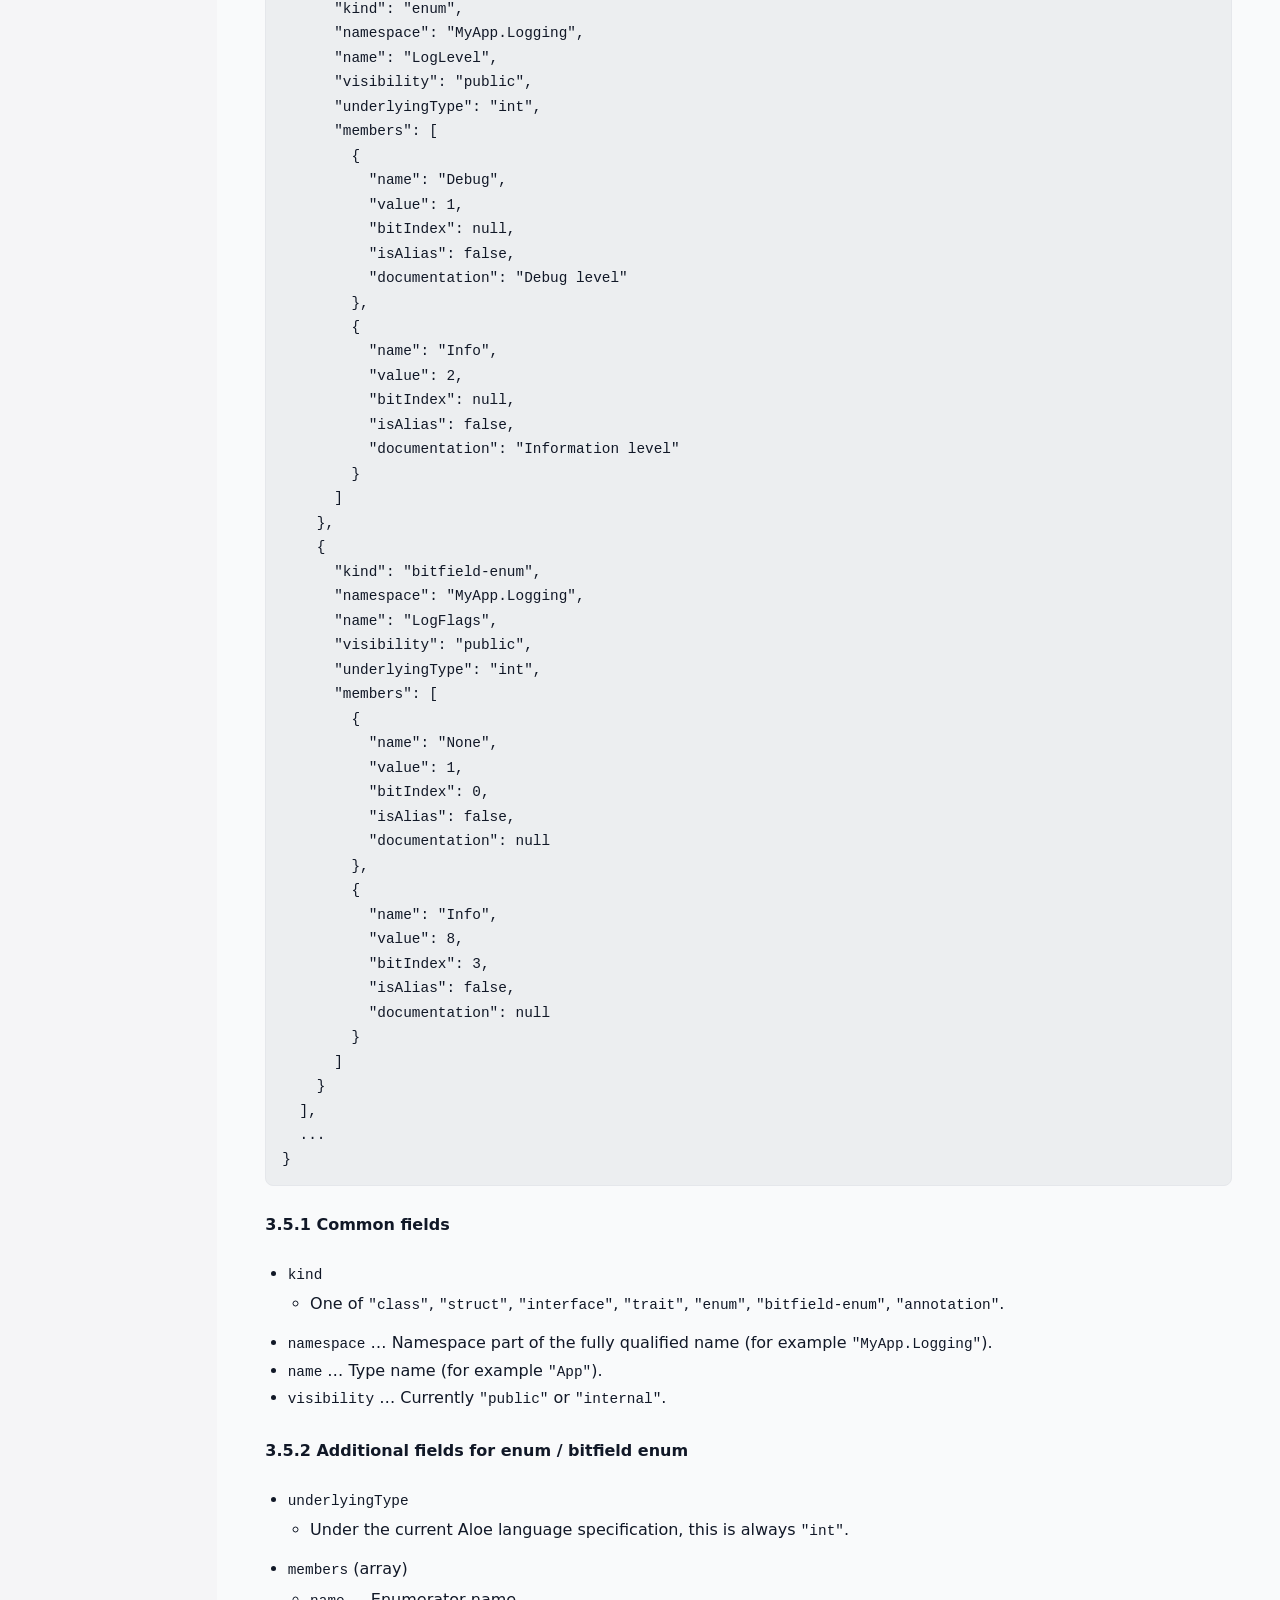
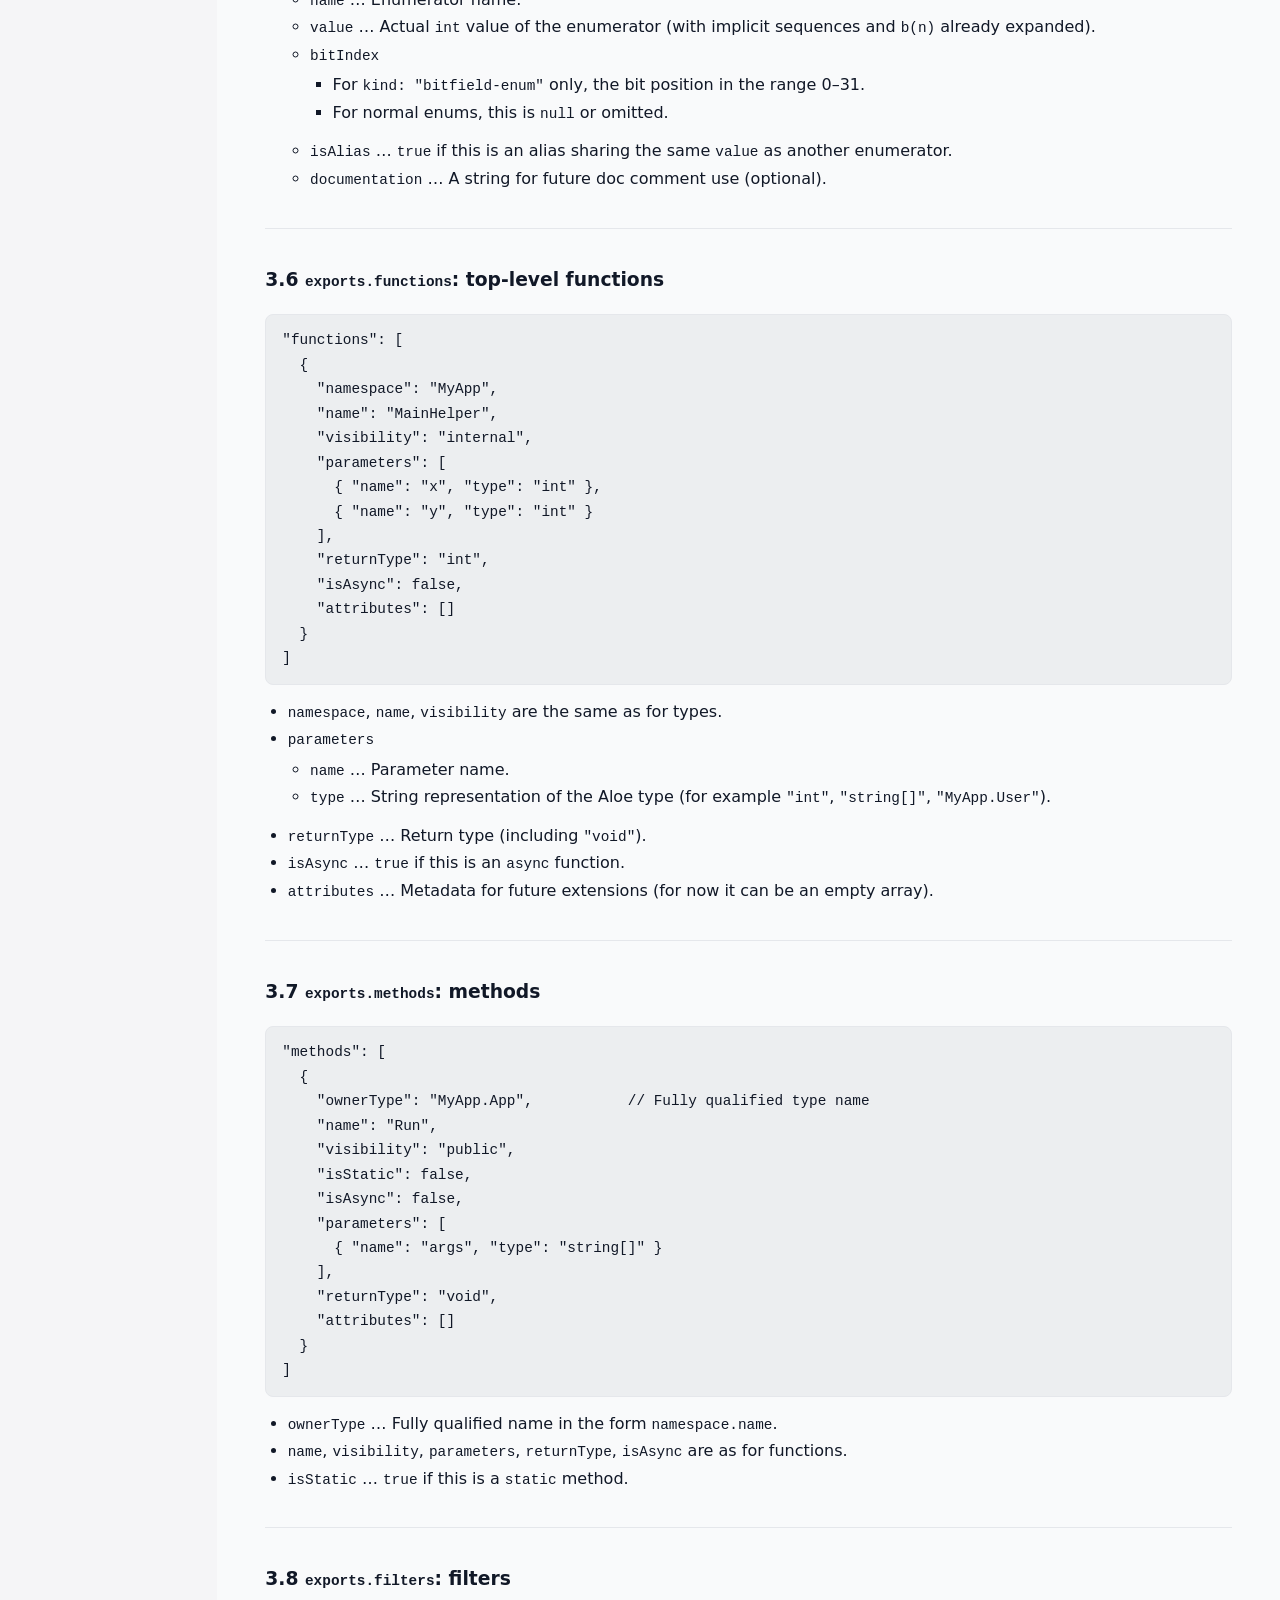
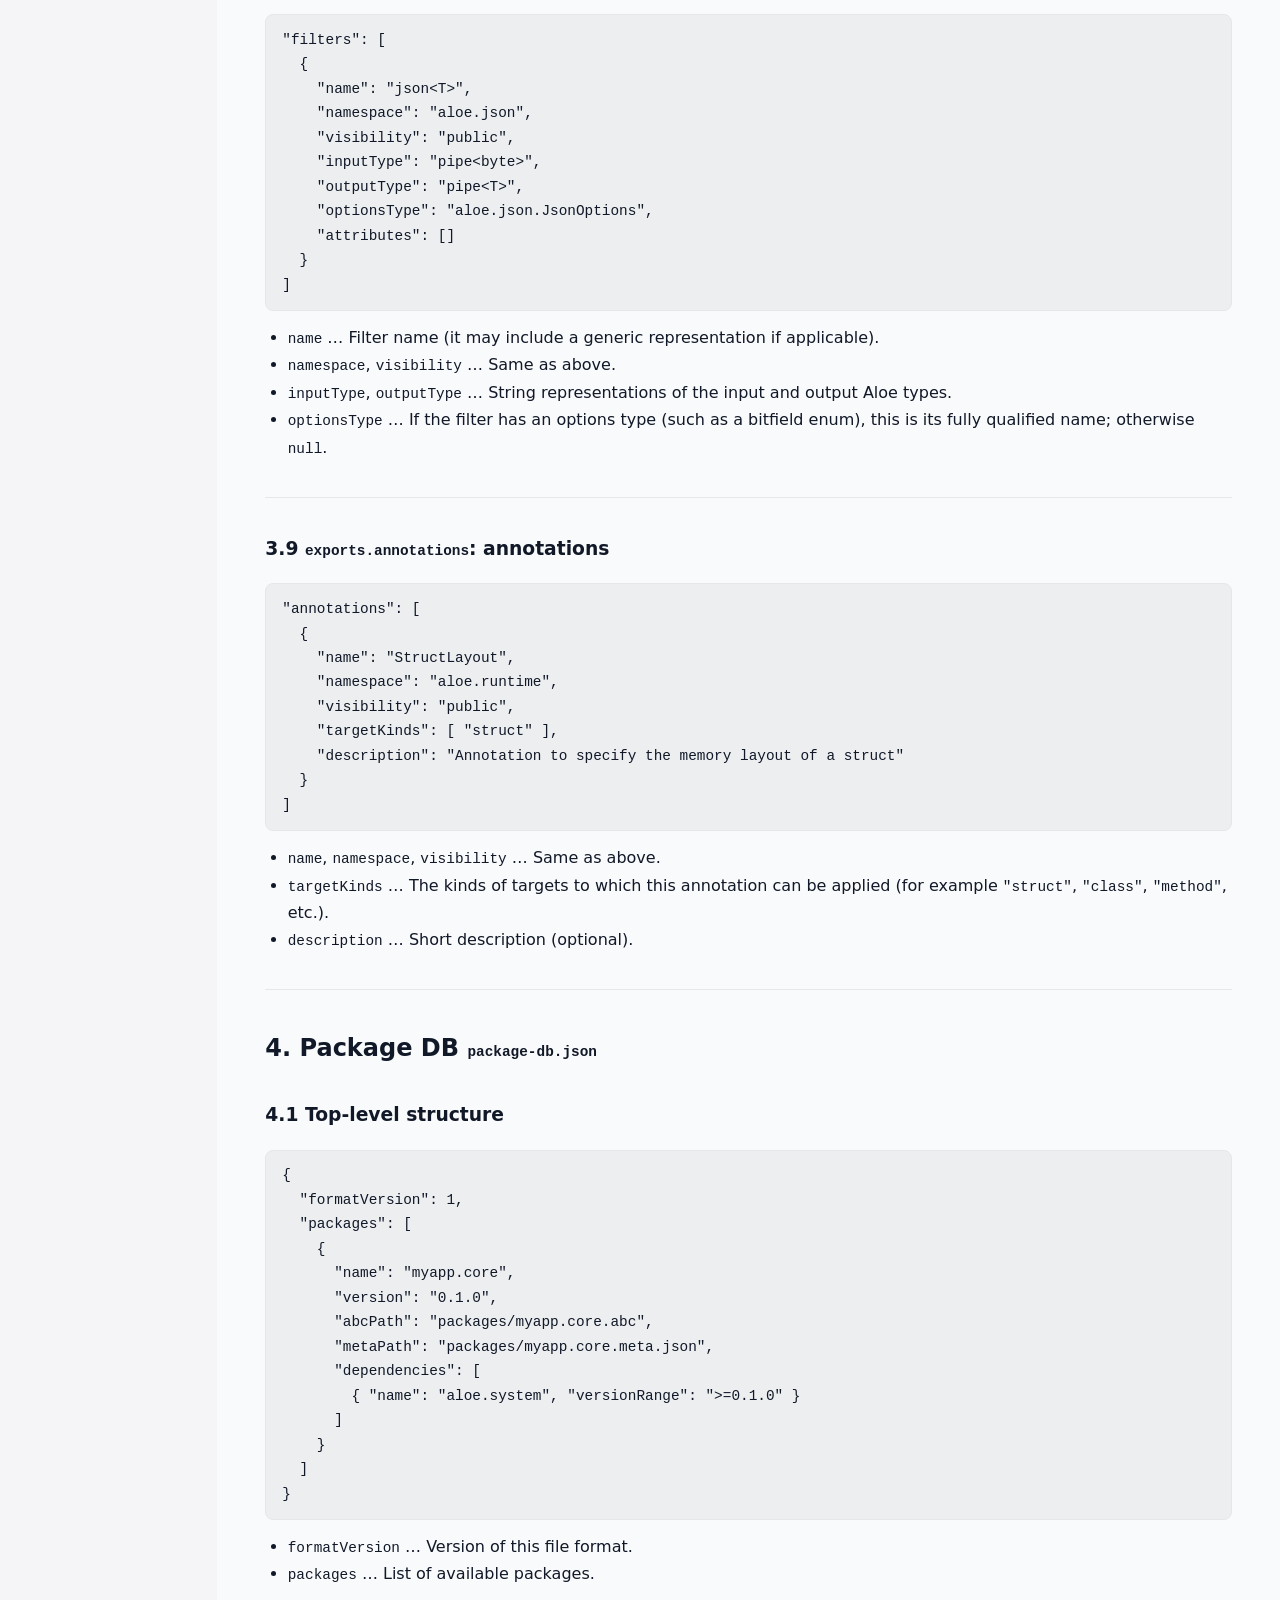
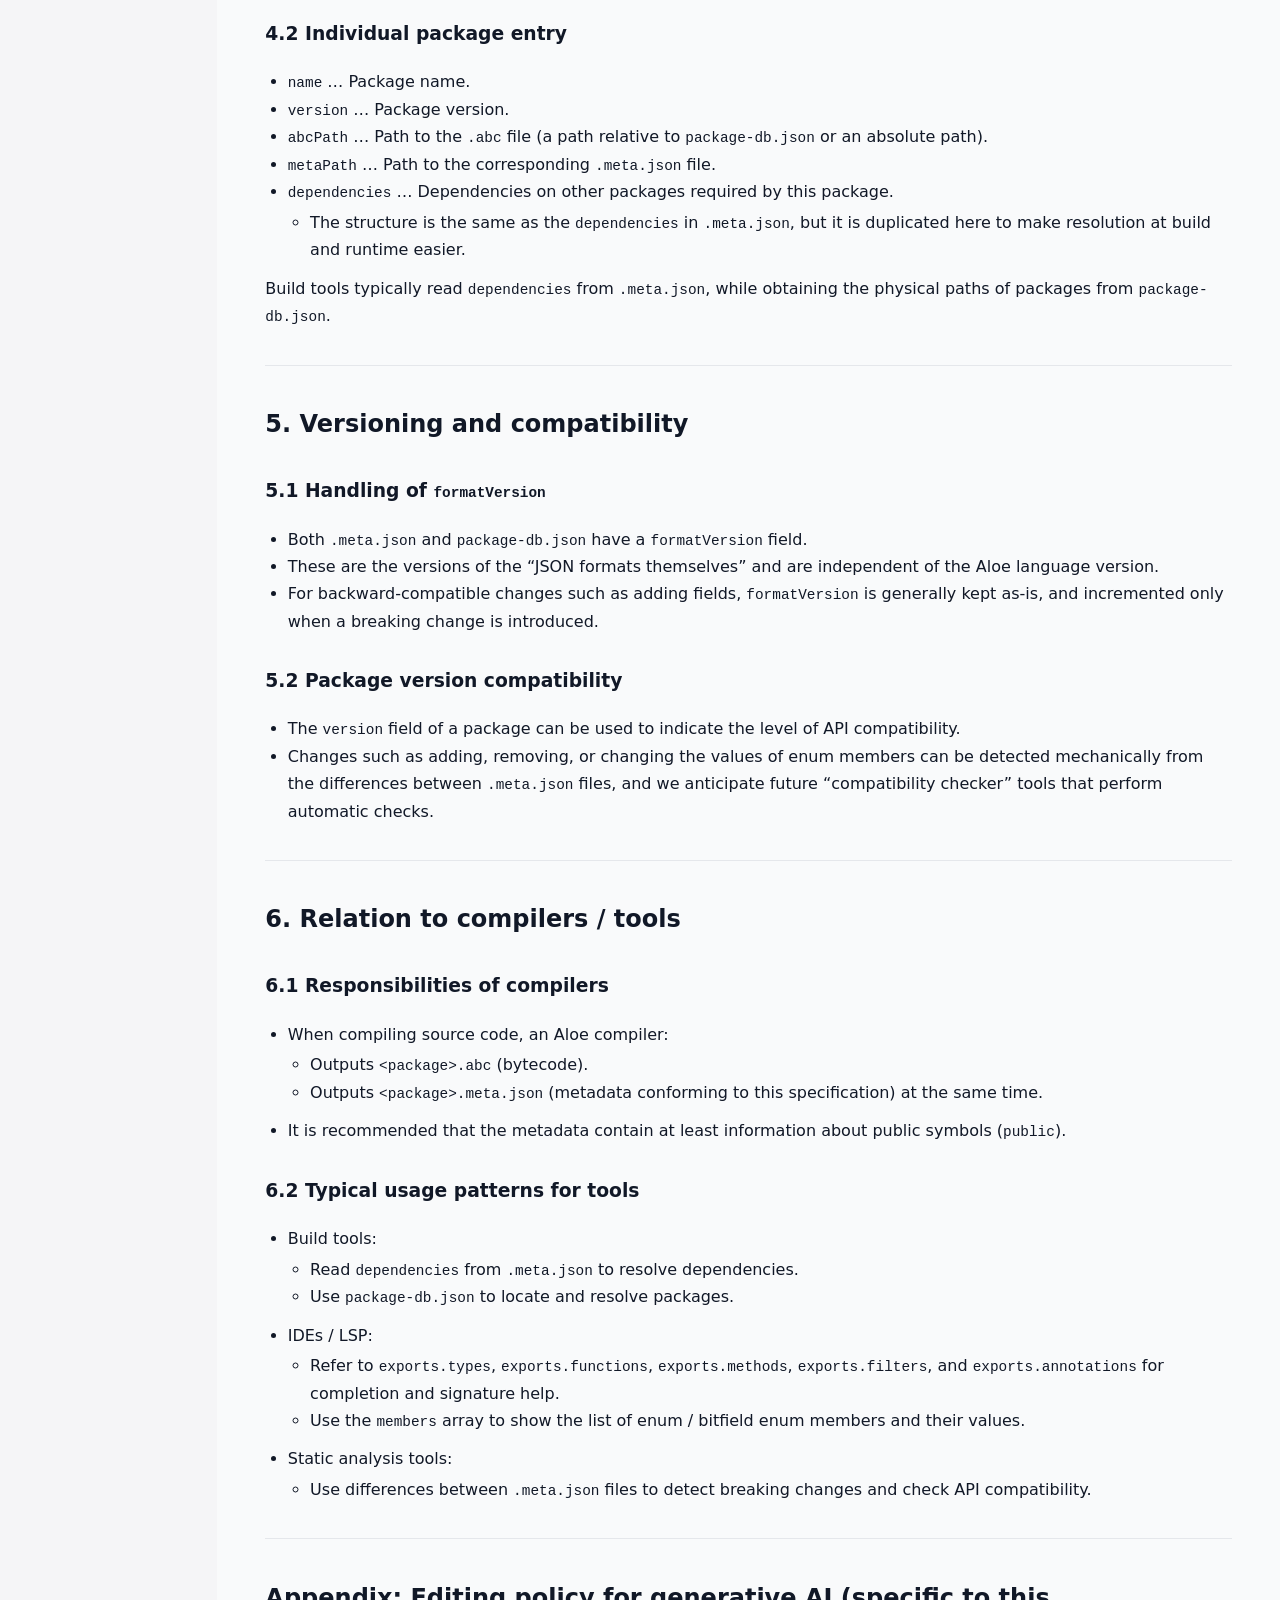
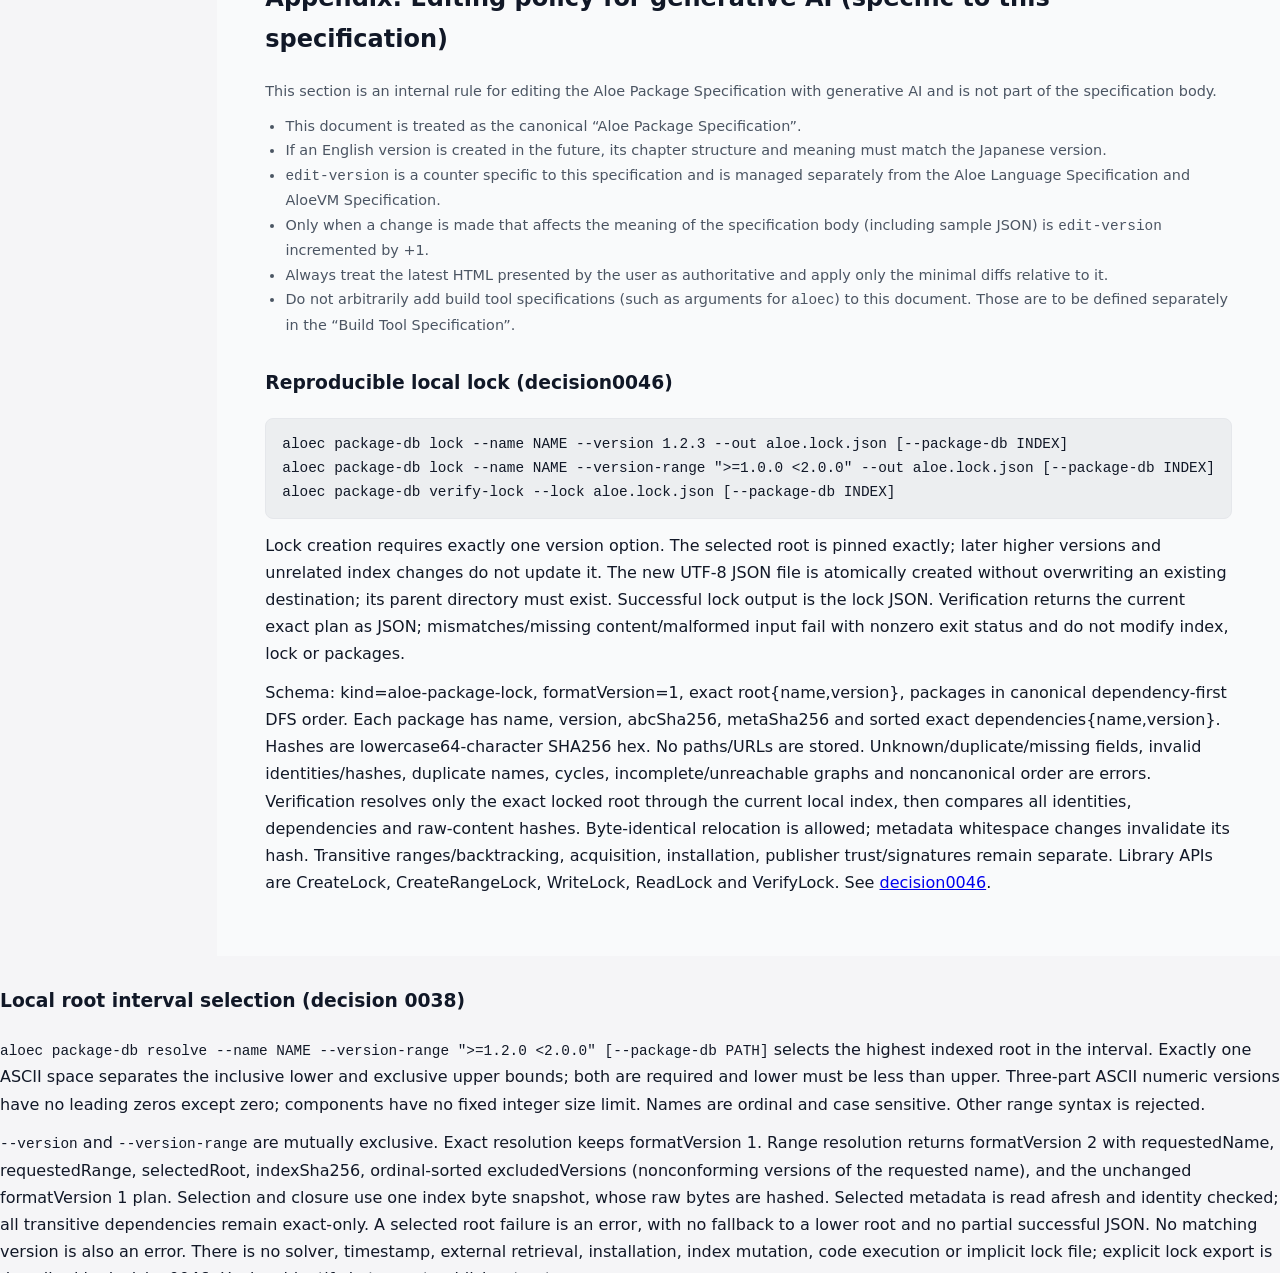
<file: Documents/en/Aloe-package-spec.html>
﻿<!DOCTYPE html>
<html lang="en">
<head>
  <meta charset="UTF-8" />
  <title>Aloe Package Specification (Draft, English Version)</title>
  <meta name="edit-version" content="4" />
  <meta name="edit-date" content="2026-11-05T06:58:46+09:00" />
  <style>
    :root {
      color-scheme: light dark;
    }
    * {
      box-sizing: border-box;
    }
    body {
      margin: 0;
      font-family: system-ui, -apple-system, BlinkMacSystemFont, "Segoe UI",
                   "Hiragino Sans", "Yu Gothic", sans-serif;
      line-height: 1.7;
      color: #111827;
      background: #f5f5f7;
    }
    .layout {
      display: flex;
      min-height: 100vh;
    }
    .sidebar {
      width: 280px;
      background: #111827;
      color: #e5e7eb;
      padding: 1.5rem 1.25rem 2.5rem;
      position: sticky;
      top: 0;
      align-self: flex-start;
      max-height: 100vh;
      overflow-y: auto;
    }
    .sidebar h1 {
      font-size: 1.1rem;
      margin: 0 0 0.4rem;
    }
    .sidebar .subtitle {
      font-size: 0.8rem;
      color: #9ca3af;
      margin-bottom: 1.4rem;
    }
    .sidebar h2 {
      font-size: 0.85rem;
      margin: 1.2rem 0 0.4rem;
      text-transform: uppercase;
      letter-spacing: 0.06em;
      color: #9ca3af;
    }
    .sidebar nav ul {
      list-style: none;
      padding: 0;
      margin: 0;
      font-size: 0.9rem;
    }
    .sidebar nav li {
      margin: 0.18rem 0;
    }
    .sidebar a {
      color: inherit;
      text-decoration: none;
      display: block;
      padding: 0.25rem 0.45rem;
      border-radius: 0.35rem;
    }
    .sidebar a:hover {
      background: #1f2937;
    }
    .chapter-index {
      font-family: "JetBrains Mono", "Cascadia Code", Consolas, monospace;
      font-size: 0.75rem;
      color: #9ca3af;
      margin-right: 0.35rem;
    }

    .content {
      flex: 1;
      max-width: 1100px;
      padding: 2rem 3rem 3rem;
      margin: 0 auto;
      background: #f9fafb;
    }
    h1, h2, h3, h4, h5 {
      color: #111827;
      margin-top: 1.6em;
    }
    h1 {
      margin-top: 0;
    }
    p {
      margin-top: 0.4em;
      margin-bottom: 0.7em;
    }
    ul, ol {
      padding-left: 1.4em;
      margin-top: 0.2em;
      margin-bottom: 0.7em;
    }
    pre, code {
      font-family: "JetBrains Mono", "Cascadia Code", Consolas,
                   "Ricty Diminished", monospace;
      font-size: 0.9rem;
    }
    pre {
      background: #1118270d;
      padding: 0.8rem 1rem;
      border-radius: 0.5rem;
      overflow-x: auto;
      border: 1px solid #e5e7eb;
      margin: 0.9em 0;
    }
    hr {
      margin: 2.2rem 0;
      border: none;
      border-top: 1px solid #e5e7eb;
    }
    .note {
      font-size: 0.9rem;
      color: #4b5563;
    }
    .badge {
      display: inline-block;
      font-size: 0.7rem;
      padding: 0.1rem 0.4rem;
      border-radius: 999px;
      background: #e5e7eb;
      color: #374151;
      margin-left: 0.4rem;
    }
    .badge-stable {
      background: #d1fae5;
      color: #065f46;
    }
    .badge-draft {
      background: #fee2e2;
      color: #991b1b;
    }
  </style>
</head>
<body>
<div class="layout">

  <aside class="sidebar">
    <h1>Aloe Package Spec</h1>
    <div class="subtitle">
      Draft • English • Package format specification<br>
      (Build tool specification is in a separate document)
    </div>

    <h2>Chapters</h2>
    <nav>
      <ul>
        <li><a href="#ch0"><span class="chapter-index">0.</span>Overview and scope</a></li>
        <li><a href="#ch1"><span class="chapter-index">1.</span>Basic concepts</a></li>
        <li><a href="#ch2"><span class="chapter-index">2.</span>Package layout</a></li>
        <li><a href="#ch3"><span class="chapter-index">3.</span><code>&lt;package&gt;.meta.json</code></a></li>
        <li><a href="#ch4"><span class="chapter-index">4.</span>Package DB <code>package-db.json</code></a></li>
        <li><a href="#ch5"><span class="chapter-index">5.</span>Versioning and compatibility</a></li>
        <li><a href="#ch6"><span class="chapter-index">6.</span>Relation to compilers / tools</a></li>
        <li><a href="#appendix"><span class="chapter-index">A.</span>Editing policy (for generative AI)</a></li>
      </ul>
    </nav>
  </aside>

  <main class="content">
    <h1 id="top">Aloe Package Specification (Draft, English Version)</h1>
    <p class="note">
      This document defines the <strong>“package” level specification</strong> surrounding
      the Aloe language and AloeVM.<br>
      Here, a “package” refers to a pair consisting of a compiled Aloe module group
      in a <code>.abc</code> file and its metadata (<code>.meta.json</code>).<br>
      The command-line specification and project file format for build tools (for example <code>aloec</code>)
      are defined separately in a <strong>“Build Tool Specification”</strong>.
    </p>

    <div class="note" id="implemented-local-resolution">
      <strong>Implemented local subset (decision0031):</strong>
      <code>aloec package-db resolve --name NAME --version VERSION [--package-db PATH]</code>
      reads the existing version1 JSON location index and fresh metadata to produce a deterministic,
      dependency-first JSON plan with absolute file paths and SHA256 hashes. Names are ordinal and
      case-sensitive; versions must be exact three-part numeric strings without leading zeroes except zero.
      Repeated identical edges are collapsed. Missing or unreadable files, invalid metadata or identity,
      unsupported versions, cycles and same-name version conflicts fail with no partial plan or input writes.
      No download, installation, code execution or trust decision is performed. This is a snapshot of bytes
      read, not a permanent lock or a guarantee against later changes. Other package features below remain
      a draft. See <a href="../../ReadMe.md#local-package-index-and-dependency-plans">CLI usage</a>
      and <a href="../decisions/0031-local-exact-package-resolution-plan.md">decision0031</a>.
    </div>

    <hr>

    <h2 id="ch0">0. Overview and scope</h2>

    <h3>0.1 Purpose of this specification</h3>
    <ul>
      <li>To unify the package format for Aloe so that multiple compilers / build tools / IDEs can handle it in a common way.</li>
      <li>To provide, in addition to binary code (<code>.abc</code>), type information, signature information, dependencies, and so on in JSON format.</li>
      <li>To enable a minimum level of completion and static checking using only <code>.meta.json</code>, even in the absence of source code.</li>
    </ul>

    <h3>0.2 Out of scope (what this document does not cover)</h3>
    <ul>
      <li>Syntax, type system, and runtime semantics of the Aloe language
        <ul>
          <li>→ See the “Aloe Language Specification”.</li>
        </ul>
      </li>
      <li>The instruction set of AloeVM, stack structure, and the binary layout of <code>.abc</code> files
        <ul>
          <li>→ See the “AloeVM Specification”.</li>
        </ul>
      </li>
      <li>Command-line options and behavior of build tools (such as <code>aloec</code>)
        <ul>
          <li>→ These will be defined in the “Aloe Build Tool Specification” (planned).</li>
        </ul>
      </li>
    </ul>

    <h3>0.3 Stability and versioning</h3>
    <p>
      This document is a draft and may change based on implementation experience.<br>
      However, the policy is that <strong>once adopted, the structures of
      <code>.meta.json</code> and <code>package-db.json</code> should not be changed in a breaking way lightly</strong>.
    </p>

    <hr>

    <h2 id="ch1">1. Basic concepts</h2>

    <h3>1.1 Package</h3>
    <p>
      In Aloe, a “package” mainly consists of the following pair of files:
    </p>
    <ul>
      <li><code>&lt;package&gt;.abc</code>
        <ul>
          <li>A bytecode file (Aloe ByteCode) that AloeVM executes directly.</li>
          <li>Its concrete binary structure is defined in the AloeVM Specification.</li>
        </ul>
      </li>
      <li><code>&lt;package&gt;.meta.json</code>
        <ul>
          <li>Metadata describing public symbols in the package
              (classes, structs, enums, functions, methods, filters, annotations, etc.).</li>
          <li>This specification defines the JSON schema.</li>
        </ul>
      </li>
    </ul>

    <h3>1.2 Package name and version</h3>
    <ul>
      <li>Package names are recommended to use <strong>lowercase, dot-separated namespaces</strong>
          such as <code>aloe.system</code>.</li>
      <li>By convention, versions follow the <code>MAJOR.MINOR.PATCH</code> format
          (for example <code>1.2.0</code>).</li>
      <li>The notation for version ranges (such as <code>&gt;=1.0.0 &lt;2.0.0</code>) is defined in detail
          by the tool-side specification (build tool specification).</li>
    </ul>

    <h3>1.3 Package DB</h3>
    <p>
      The “package database” used at build time and runtime is represented by a single JSON file
      named <code>package-db.json</code>.<br>
      It is an index that aggregates, for multiple packages,
      “where the corresponding <code>.abc</code> and <code>.meta.json</code> files are located”.
    </p>

    <hr>

    <h2 id="ch2">2. Package layout</h2>

    <h3>2.1 Example file layout</h3>
    <pre><code>myapp.core.abc           // Bytecode executed by AloeVM
myapp.core.meta.json     // Package metadata (defined in this spec)
myapp.util.abc
myapp.util.meta.json
package-db.json          // Package database (see chapter 4)
</code></pre>

    <h3>2.2 Relationship between .abc and .meta.json</h3>
    <ul>
      <li><code>.abc</code> … Actual code and data (defined in the AloeVM Specification).</li>
      <li><code>.meta.json</code> … “Declaration information” such as types, function signatures, and dependencies.
        <ul>
          <li>Tools (compilers, IDEs, static analyzers, etc.) are, in principle, expected to treat
              <code>.meta.json</code> as the primary source and not interpret <code>.abc</code> directly.</li>
          <li>Logically, <code>.abc</code> and <code>.meta.json</code> form a single unit, but they are separate files.</li>
        </ul>
      </li>
    </ul>

    <hr>

    <h2 id="ch3">3. <code>&lt;package&gt;.meta.json</code> specification</h2>

    <h3>3.1 Top-level structure</h3>
    <pre><code>{
  "formatVersion": 1,
  "package": { ... },
  "source": { ... },
  "dependencies": [ ... ],
  "exports": {
    "types":       [ ... ],
    "functions":   [ ... ],
    "methods":     [ ... ],
    "filters":     [ ... ],
    "annotations": [ ... ]
  }
}
</code></pre>
    <ul>
      <li><code>formatVersion</code>
        <ul>
          <li>An integer indicating the version of this JSON format itself.</li>
          <li>It is incremented only when there are breaking changes.</li>
        </ul>
      </li>
    </ul>

    <h3>3.2 <code>package</code> section</h3>
    <pre><code>"package": {
  "name": "myapp.core",
  "version": "0.1.0",
  "build": {
    "configuration": "Debug",          // "Debug" / "Release", etc.
    "compiler": "aloec",               // Name of the compiler used
    "compilerVersion": "0.1.0",        // Compiler version
    "buildTime": "2025-12-04T09:30:00Z"
  }
}
</code></pre>
    <ul>
      <li><code>name</code> … Package name.</li>
      <li><code>version</code> … Package version.</li>
      <li><code>build</code> … Build-related metadata.
        <ul>
          <li>The compiler name and build time are primarily useful for tool debugging
              and do not have language-spec-level meaning.</li>
        </ul>
      </li>
    </ul>

    <h3>3.3 <code>source</code> section</h3>
    <pre><code>"source": {
  "files": [
    "src/Main.as",
    "src/App.as"
  ]
}
</code></pre>
    <ul>
      <li>A list of relative paths to Aloe source files that were compiled into this package.</li>
      <li>In environments where users cannot access the source, this may be an empty array.</li>
    </ul>

    <h3>3.4 <code>dependencies</code> section</h3>
    <pre><code>"dependencies": [
  {
    "name": "aloe.system",
    "versionRange": "&gt;=0.1.0"
  },
  {
    "name": "myapp.util",
    "versionRange": "0.2.x"
  }
]
</code></pre>
    <ul>
      <li><code>name</code> … Name of the dependent package.</li>
      <li><code>versionRange</code> … Required version range (the format is defined in the build tool specification).</li>
      <li>Dependency resolution is primarily the responsibility of build tools,
          but <code>.meta.json</code> is used as the source of this information.</li>
    </ul>

    <hr>

    <h3>3.5 <code>exports.types</code>: type information</h3>
    <pre><code>"exports": {
  "types": [
    {
      "kind": "class",
      "namespace": "MyApp",
      "name": "App",
      "visibility": "public"
    },
    {
      "kind": "enum",
      "namespace": "MyApp.Logging",
      "name": "LogLevel",
      "visibility": "public",
      "underlyingType": "int",
      "members": [
        {
          "name": "Debug",
          "value": 1,
          "bitIndex": null,
          "isAlias": false,
          "documentation": "Debug level"
        },
        {
          "name": "Info",
          "value": 2,
          "bitIndex": null,
          "isAlias": false,
          "documentation": "Information level"
        }
      ]
    },
    {
      "kind": "bitfield-enum",
      "namespace": "MyApp.Logging",
      "name": "LogFlags",
      "visibility": "public",
      "underlyingType": "int",
      "members": [
        {
          "name": "None",
          "value": 1,
          "bitIndex": 0,
          "isAlias": false,
          "documentation": null
        },
        {
          "name": "Info",
          "value": 8,
          "bitIndex": 3,
          "isAlias": false,
          "documentation": null
        }
      ]
    }
  ],
  ...
}
</code></pre>

    <h4>3.5.1 Common fields</h4>
    <ul>
      <li><code>kind</code>
        <ul>
          <li>One of <code>"class"</code>, <code>"struct"</code>, <code>"interface"</code>,
              <code>"trait"</code>, <code>"enum"</code>, <code>"bitfield-enum"</code>,
              <code>"annotation"</code>.</li>
        </ul>
      </li>
      <li><code>namespace</code> … Namespace part of the fully qualified name (for example <code>"MyApp.Logging"</code>).</li>
      <li><code>name</code> … Type name (for example <code>"App"</code>).</li>
      <li><code>visibility</code> … Currently <code>"public"</code> or <code>"internal"</code>.</li>
    </ul>

    <h4>3.5.2 Additional fields for enum / bitfield enum</h4>
    <ul>
      <li><code>underlyingType</code>
        <ul>
          <li>Under the current Aloe language specification, this is always <code>"int"</code>.</li>
        </ul>
      </li>
      <li><code>members</code> (array)
        <ul>
          <li><code>name</code> … Enumerator name.</li>
          <li><code>value</code> … Actual <code>int</code> value of the enumerator
              (with implicit sequences and <code>b(n)</code> already expanded).</li>
          <li><code>bitIndex</code>
            <ul>
              <li>For <code>kind: "bitfield-enum"</code> only, the bit position in the range 0–31.</li>
              <li>For normal enums, this is <code>null</code> or omitted.</li>
            </ul>
          </li>
          <li><code>isAlias</code> … <code>true</code> if this is an alias sharing the same <code>value</code> as another enumerator.</li>
          <li><code>documentation</code> … A string for future doc comment use (optional).</li>
        </ul>
      </li>
    </ul>

    <hr>

    <h3>3.6 <code>exports.functions</code>: top-level functions</h3>
    <pre><code>"functions": [
  {
    "namespace": "MyApp",
    "name": "MainHelper",
    "visibility": "internal",
    "parameters": [
      { "name": "x", "type": "int" },
      { "name": "y", "type": "int" }
    ],
    "returnType": "int",
    "isAsync": false,
    "attributes": []
  }
]
</code></pre>
    <ul>
      <li><code>namespace</code>, <code>name</code>, <code>visibility</code> are the same as for types.</li>
      <li><code>parameters</code>
        <ul>
          <li><code>name</code> … Parameter name.</li>
          <li><code>type</code> … String representation of the Aloe type
              (for example <code>"int"</code>, <code>"string[]"</code>, <code>"MyApp.User"</code>).</li>
        </ul>
      </li>
      <li><code>returnType</code> … Return type (including <code>"void"</code>).</li>
      <li><code>isAsync</code> … <code>true</code> if this is an <code>async</code> function.</li>
      <li><code>attributes</code> … Metadata for future extensions (for now it can be an empty array).</li>
    </ul>

    <hr>

    <h3>3.7 <code>exports.methods</code>: methods</h3>
    <pre><code>"methods": [
  {
    "ownerType": "MyApp.App",           // Fully qualified type name
    "name": "Run",
    "visibility": "public",
    "isStatic": false,
    "isAsync": false,
    "parameters": [
      { "name": "args", "type": "string[]" }
    ],
    "returnType": "void",
    "attributes": []
  }
]
</code></pre>
    <ul>
      <li><code>ownerType</code> … Fully qualified name in the form <code>namespace.name</code>.</li>
      <li><code>name</code>, <code>visibility</code>, <code>parameters</code>, <code>returnType</code>, <code>isAsync</code> are as for functions.</li>
      <li><code>isStatic</code> … <code>true</code> if this is a <code>static</code> method.</li>
    </ul>

    <hr>

    <h3>3.8 <code>exports.filters</code>: filters</h3>
    <pre><code>"filters": [
  {
    "name": "json&lt;T&gt;",
    "namespace": "aloe.json",
    "visibility": "public",
    "inputType": "pipe&lt;byte&gt;",
    "outputType": "pipe&lt;T&gt;",
    "optionsType": "aloe.json.JsonOptions",
    "attributes": []
  }
]
</code></pre>
    <ul>
      <li><code>name</code> … Filter name (it may include a generic representation if applicable).</li>
      <li><code>namespace</code>, <code>visibility</code> … Same as above.</li>
      <li><code>inputType</code>, <code>outputType</code> … String representations of the input and output Aloe types.</li>
      <li><code>optionsType</code> … If the filter has an options type (such as a bitfield enum), this is its fully qualified name; otherwise <code>null</code>.</li>
    </ul>

    <hr>

    <h3>3.9 <code>exports.annotations</code>: annotations</h3>
    <pre><code>"annotations": [
  {
    "name": "StructLayout",
    "namespace": "aloe.runtime",
    "visibility": "public",
    "targetKinds": [ "struct" ],
    "description": "Annotation to specify the memory layout of a struct"
  }
]
</code></pre>
    <ul>
      <li><code>name</code>, <code>namespace</code>, <code>visibility</code> … Same as above.</li>
      <li><code>targetKinds</code> … The kinds of targets to which this annotation can be applied
          (for example <code>"struct"</code>, <code>"class"</code>, <code>"method"</code>, etc.).</li>
      <li><code>description</code> … Short description (optional).</li>
    </ul>

    <hr>

    <h2 id="ch4">4. Package DB <code>package-db.json</code></h2>

    <h3>4.1 Top-level structure</h3>
    <pre><code>{
  "formatVersion": 1,
  "packages": [
    {
      "name": "myapp.core",
      "version": "0.1.0",
      "abcPath": "packages/myapp.core.abc",
      "metaPath": "packages/myapp.core.meta.json",
      "dependencies": [
        { "name": "aloe.system", "versionRange": "&gt;=0.1.0" }
      ]
    }
  ]
}
</code></pre>
    <ul>
      <li><code>formatVersion</code> … Version of this file format.</li>
      <li><code>packages</code> … List of available packages.</li>
    </ul>

    <h3>4.2 Individual package entry</h3>
    <ul>
      <li><code>name</code> … Package name.</li>
      <li><code>version</code> … Package version.</li>
      <li><code>abcPath</code> … Path to the <code>.abc</code> file
          (a path relative to <code>package-db.json</code> or an absolute path).</li>
      <li><code>metaPath</code> … Path to the corresponding <code>.meta.json</code> file.</li>
      <li><code>dependencies</code> … Dependencies on other packages required by this package.
        <ul>
          <li>The structure is the same as the <code>dependencies</code> in <code>.meta.json</code>, but it is duplicated here
              to make resolution at build and runtime easier.</li>
        </ul>
      </li>
    </ul>

    <p>
      Build tools typically read <code>dependencies</code> from <code>.meta.json</code>,
      while obtaining the physical paths of packages from <code>package-db.json</code>.
    </p>

    <hr>

    <h2 id="ch5">5. Versioning and compatibility</h2>

    <h3>5.1 Handling of <code>formatVersion</code></h3>
    <ul>
      <li>Both <code>.meta.json</code> and <code>package-db.json</code> have a <code>formatVersion</code> field.</li>
      <li>These are the versions of the “JSON formats themselves” and are independent of the Aloe language version.</li>
      <li>For backward-compatible changes such as adding fields,
          <code>formatVersion</code> is generally kept as-is,
          and incremented only when a breaking change is introduced.</li>
    </ul>

    <h3>5.2 Package version compatibility</h3>
    <ul>
      <li>The <code>version</code> field of a package can be used to indicate the level of API compatibility.</li>
      <li>Changes such as adding, removing, or changing the values of enum members
          can be detected mechanically from the differences between <code>.meta.json</code> files,
          and we anticipate future “compatibility checker” tools that perform automatic checks.</li>
    </ul>

    <hr>

    <h2 id="ch6">6. Relation to compilers / tools</h2>

    <h3>6.1 Responsibilities of compilers</h3>
    <ul>
      <li>When compiling source code, an Aloe compiler:
        <ul>
          <li>Outputs <code>&lt;package&gt;.abc</code> (bytecode).</li>
          <li>Outputs <code>&lt;package&gt;.meta.json</code> (metadata conforming to this specification) at the same time.</li>
        </ul>
      </li>
      <li>It is recommended that the metadata contain at least information about public symbols (<code>public</code>).</li>
    </ul>

    <h3>6.2 Typical usage patterns for tools</h3>
    <ul>
      <li>Build tools:
        <ul>
          <li>Read <code>dependencies</code> from <code>.meta.json</code> to resolve dependencies.</li>
          <li>Use <code>package-db.json</code> to locate and resolve packages.</li>
        </ul>
      </li>
      <li>IDEs / LSP:
        <ul>
          <li>Refer to <code>exports.types</code>, <code>exports.functions</code>,
              <code>exports.methods</code>, <code>exports.filters</code>, and <code>exports.annotations</code>
              for completion and signature help.</li>
          <li>Use the <code>members</code> array to show the list of enum / bitfield enum members and their values.</li>
        </ul>
      </li>
      <li>Static analysis tools:
        <ul>
          <li>Use differences between <code>.meta.json</code> files to detect breaking changes and check API compatibility.</li>
        </ul>
      </li>
    </ul>

    <hr>

    <h2 id="appendix">Appendix: Editing policy for generative AI (specific to this specification)</h2>
    <p class="note">
      This section is an internal rule for editing the Aloe Package Specification with generative AI
      and is not part of the specification body.
    </p>
    <ul class="note">
      <li>This document is treated as the canonical “Aloe Package Specification”.</li>
      <li>If an English version is created in the future, its chapter structure and meaning must match the Japanese version.</li>
      <li><code>edit-version</code> is a counter specific to this specification and is managed separately
          from the Aloe Language Specification and AloeVM Specification.</li>
      <li>Only when a change is made that affects the meaning of the specification body
          (including sample JSON) is <code>edit-version</code> incremented by +1.</li>
      <li>Always treat the latest HTML presented by the user as authoritative and apply only the minimal diffs relative to it.</li>
      <li>Do not arbitrarily add build tool specifications (such as arguments for <code>aloec</code>) to this document.
          Those are to be defined separately in the “Build Tool Specification”.</li>
    </ul>

  <section id="persistent-local-lock"><h3>Reproducible local lock (decision0046)</h3>
<pre>aloec package-db lock --name NAME --version 1.2.3 --out aloe.lock.json [--package-db INDEX]
aloec package-db lock --name NAME --version-range "&gt;=1.0.0 &lt;2.0.0" --out aloe.lock.json [--package-db INDEX]
aloec package-db verify-lock --lock aloe.lock.json [--package-db INDEX]</pre>
<p>Lock creation requires exactly one version option. The selected root is pinned exactly; later higher versions and unrelated index changes do not update it. The new UTF-8 JSON file is atomically created without overwriting an existing destination; its parent directory must exist. Successful lock output is the lock JSON. Verification returns the current exact plan as JSON; mismatches/missing content/malformed input fail with nonzero exit status and do not modify index, lock or packages.</p>
<p>Schema: kind=aloe-package-lock, formatVersion=1, exact root{name,version}, packages in canonical dependency-first DFS order. Each package has name, version, abcSha256, metaSha256 and sorted exact dependencies{name,version}. Hashes are lowercase64-character SHA256 hex. No paths/URLs are stored. Unknown/duplicate/missing fields, invalid identities/hashes, duplicate names, cycles, incomplete/unreachable graphs and noncanonical order are errors. Verification resolves only the exact locked root through the current local index, then compares all identities, dependencies and raw-content hashes. Byte-identical relocation is allowed; metadata whitespace changes invalidate its hash. Transitive ranges/backtracking, acquisition, installation, publisher trust/signatures remain separate. Library APIs are CreateLock, CreateRangeLock, WriteLock, ReadLock and VerifyLock. See <a href="../decisions/0046-reproducible-local-package-lock.md">decision0046</a>.</p></section>
</main>
</div>
<section id="root-range-selection"><h3>Local root interval selection (decision 0038)</h3>
<p><code>aloec package-db resolve --name NAME --version-range "&gt;=1.2.0 &lt;2.0.0" [--package-db PATH]</code> selects the highest indexed root in the interval. Exactly one ASCII space separates the inclusive lower and exclusive upper bounds; both are required and lower must be less than upper. Three-part ASCII numeric versions have no leading zeros except zero; components have no fixed integer size limit. Names are ordinal and case sensitive. Other range syntax is rejected.</p>
<p><code>--version</code> and <code>--version-range</code> are mutually exclusive. Exact resolution keeps formatVersion 1. Range resolution returns formatVersion 2 with requestedName, requestedRange, selectedRoot, indexSha256, ordinal-sorted excludedVersions (nonconforming versions of the requested name), and the unchanged formatVersion 1 plan. Selection and closure use one index byte snapshot, whose raw bytes are hashed. Selected metadata is read afresh and identity checked; all transitive dependencies remain exact-only. A selected root failure is an error, with no fallback to a lower root and no partial successful JSON. No matching version is also an error. There is no solver, timestamp, external retrieval, installation, index mutation, code execution or implicit lock file; explicit lock export is described in decision0046. Hashes identify bytes, not publisher trust.</p></section>
</body>
</html>
</file>
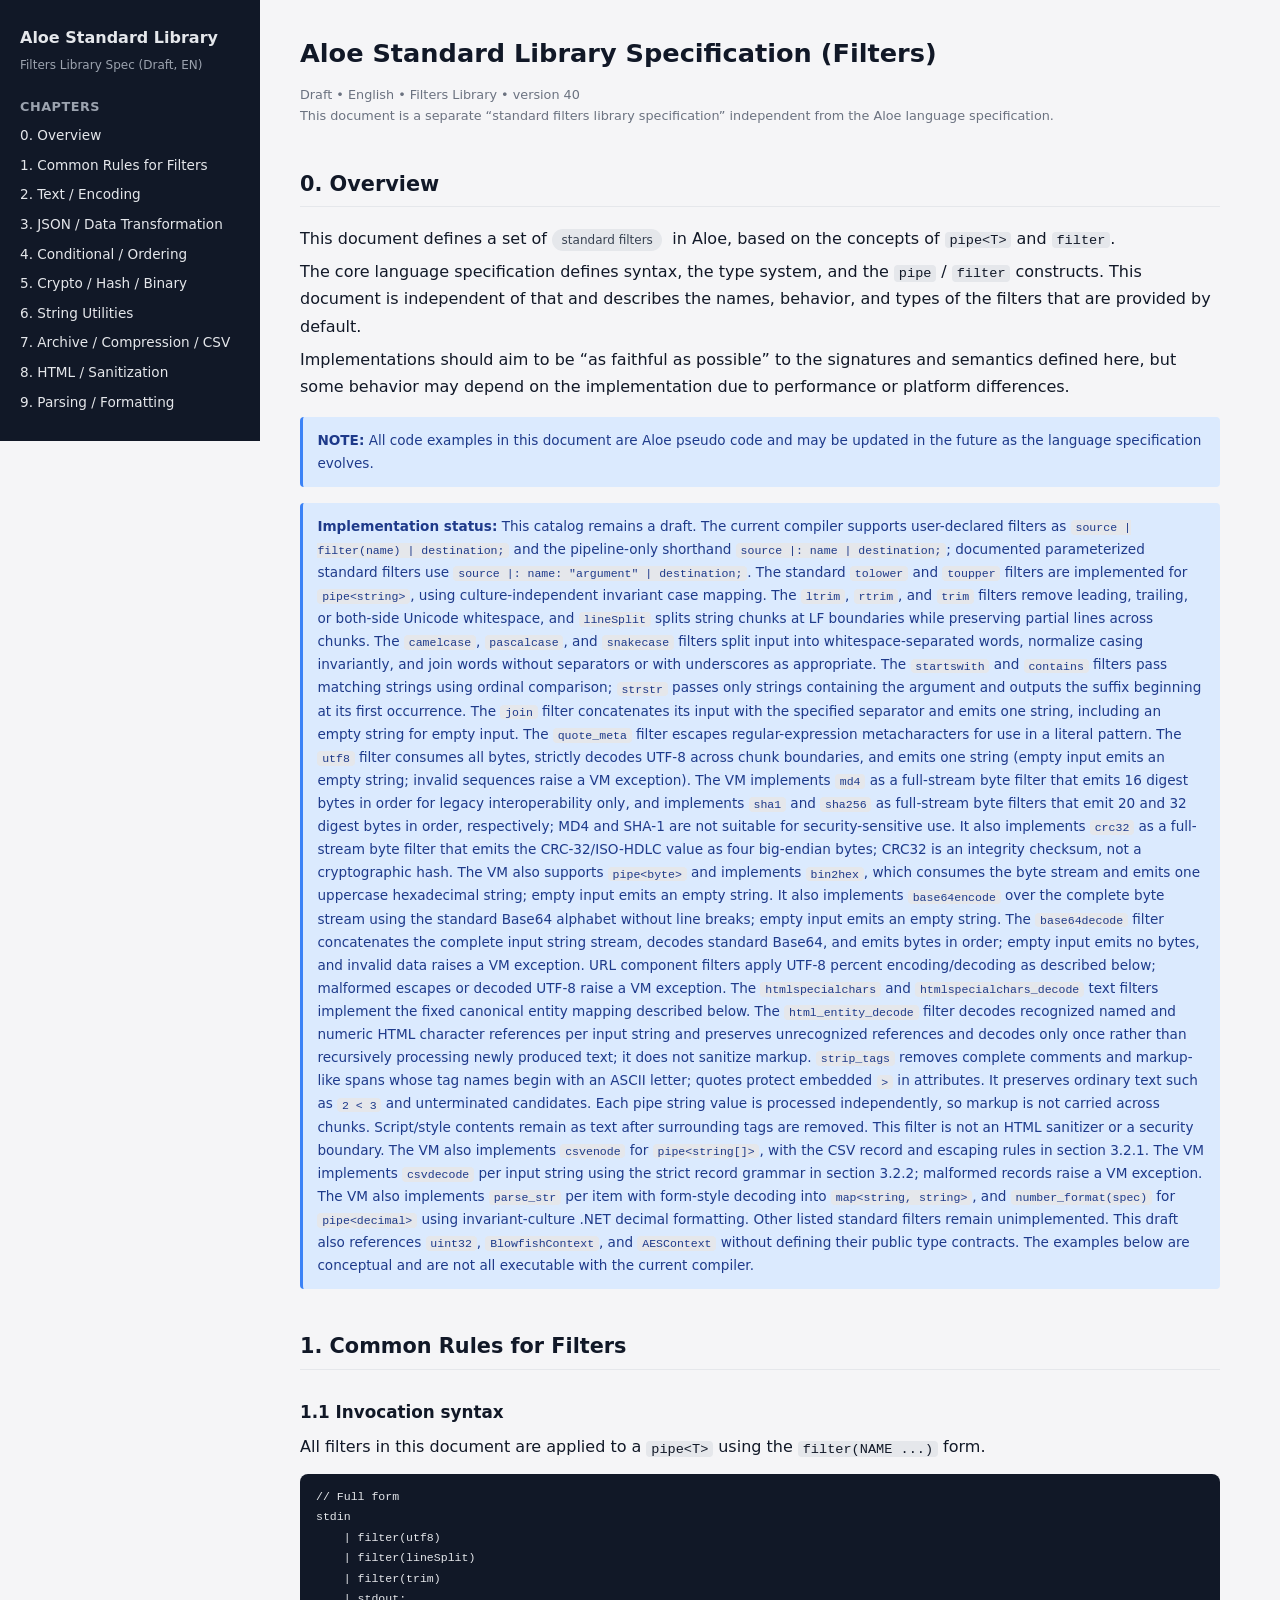
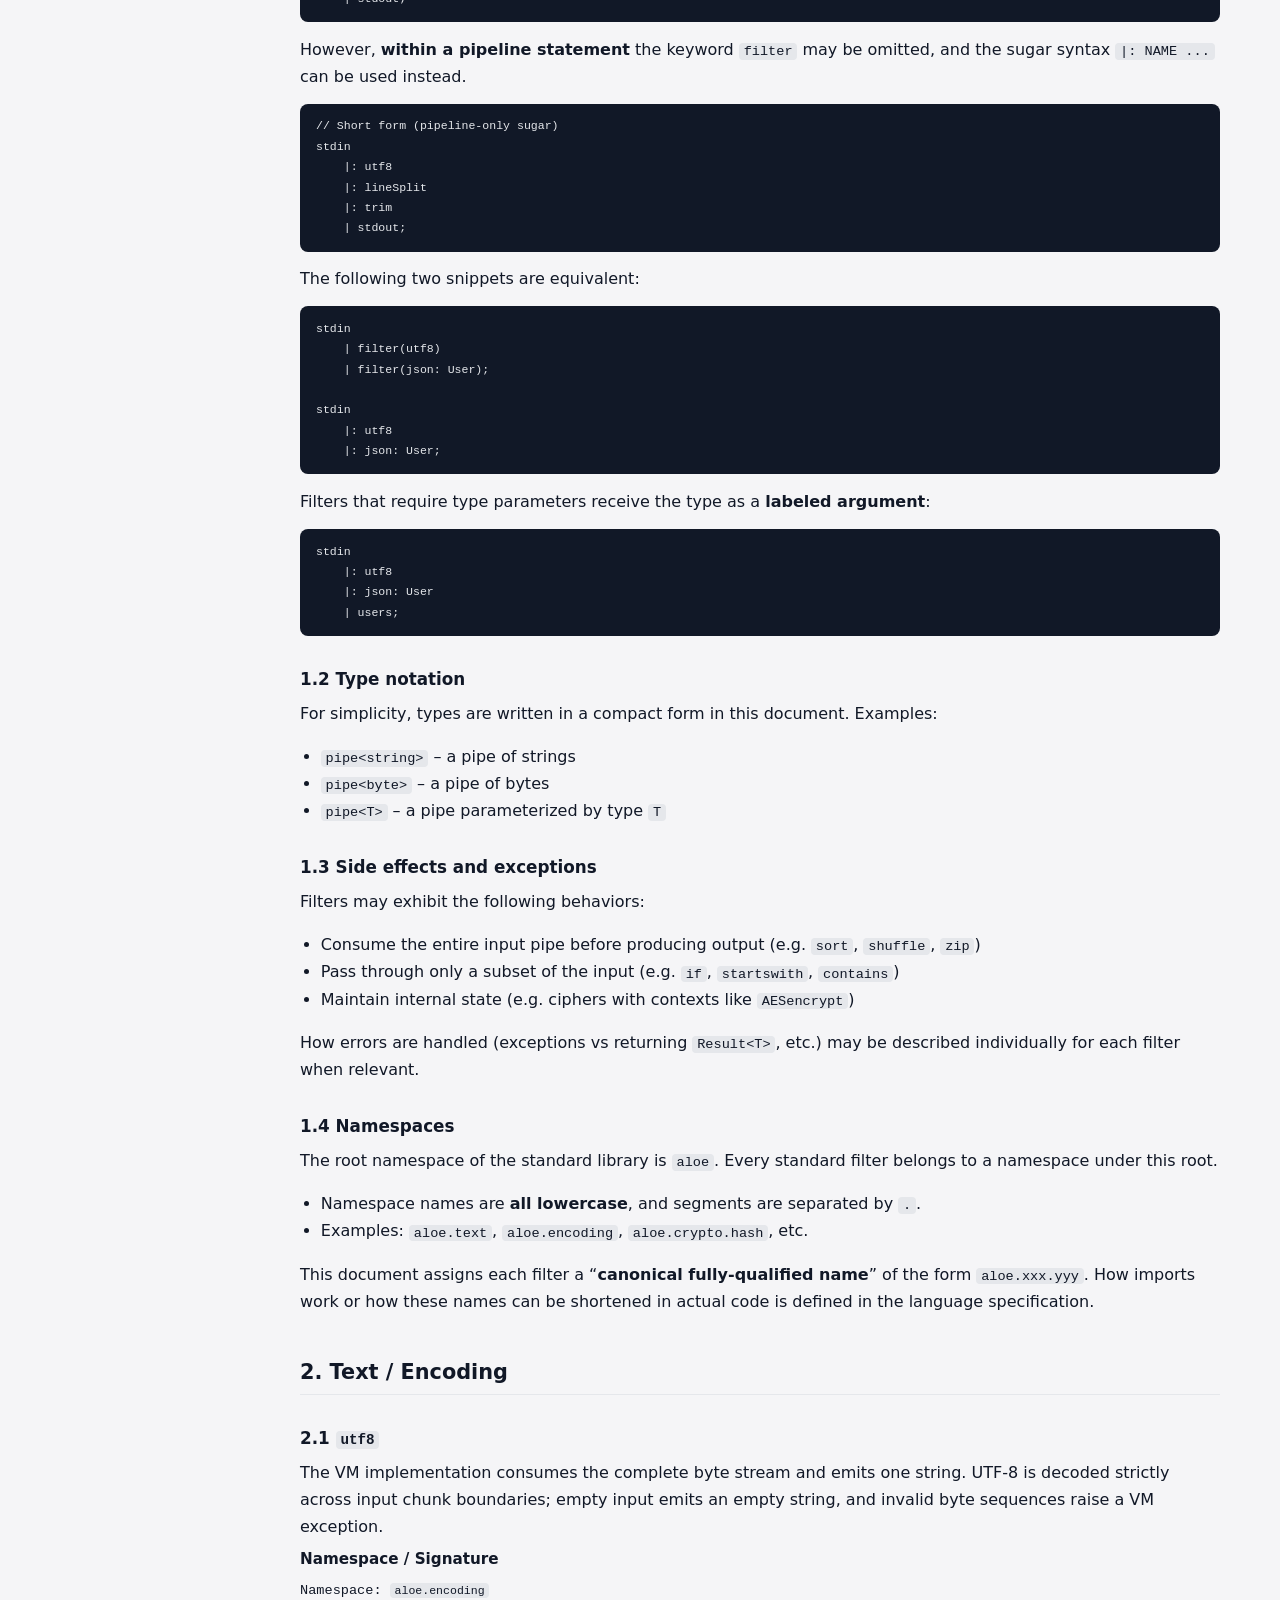
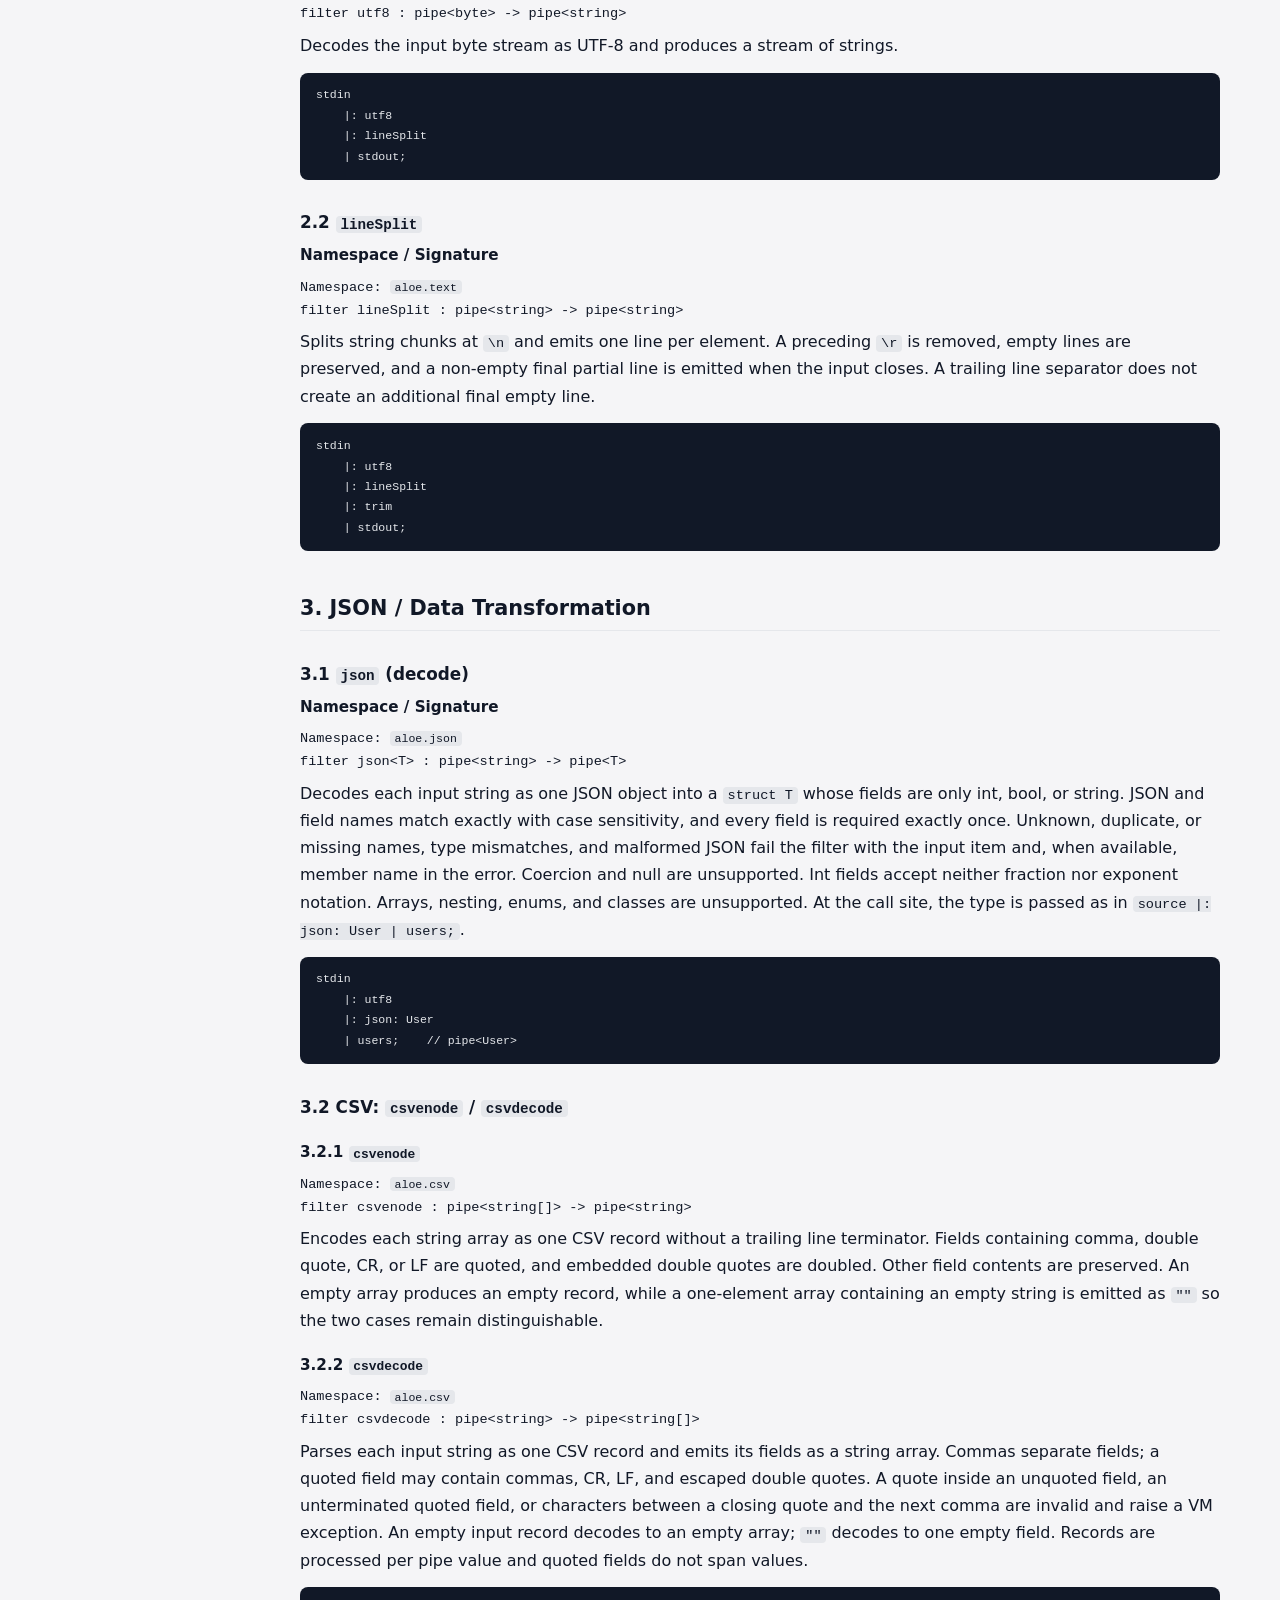
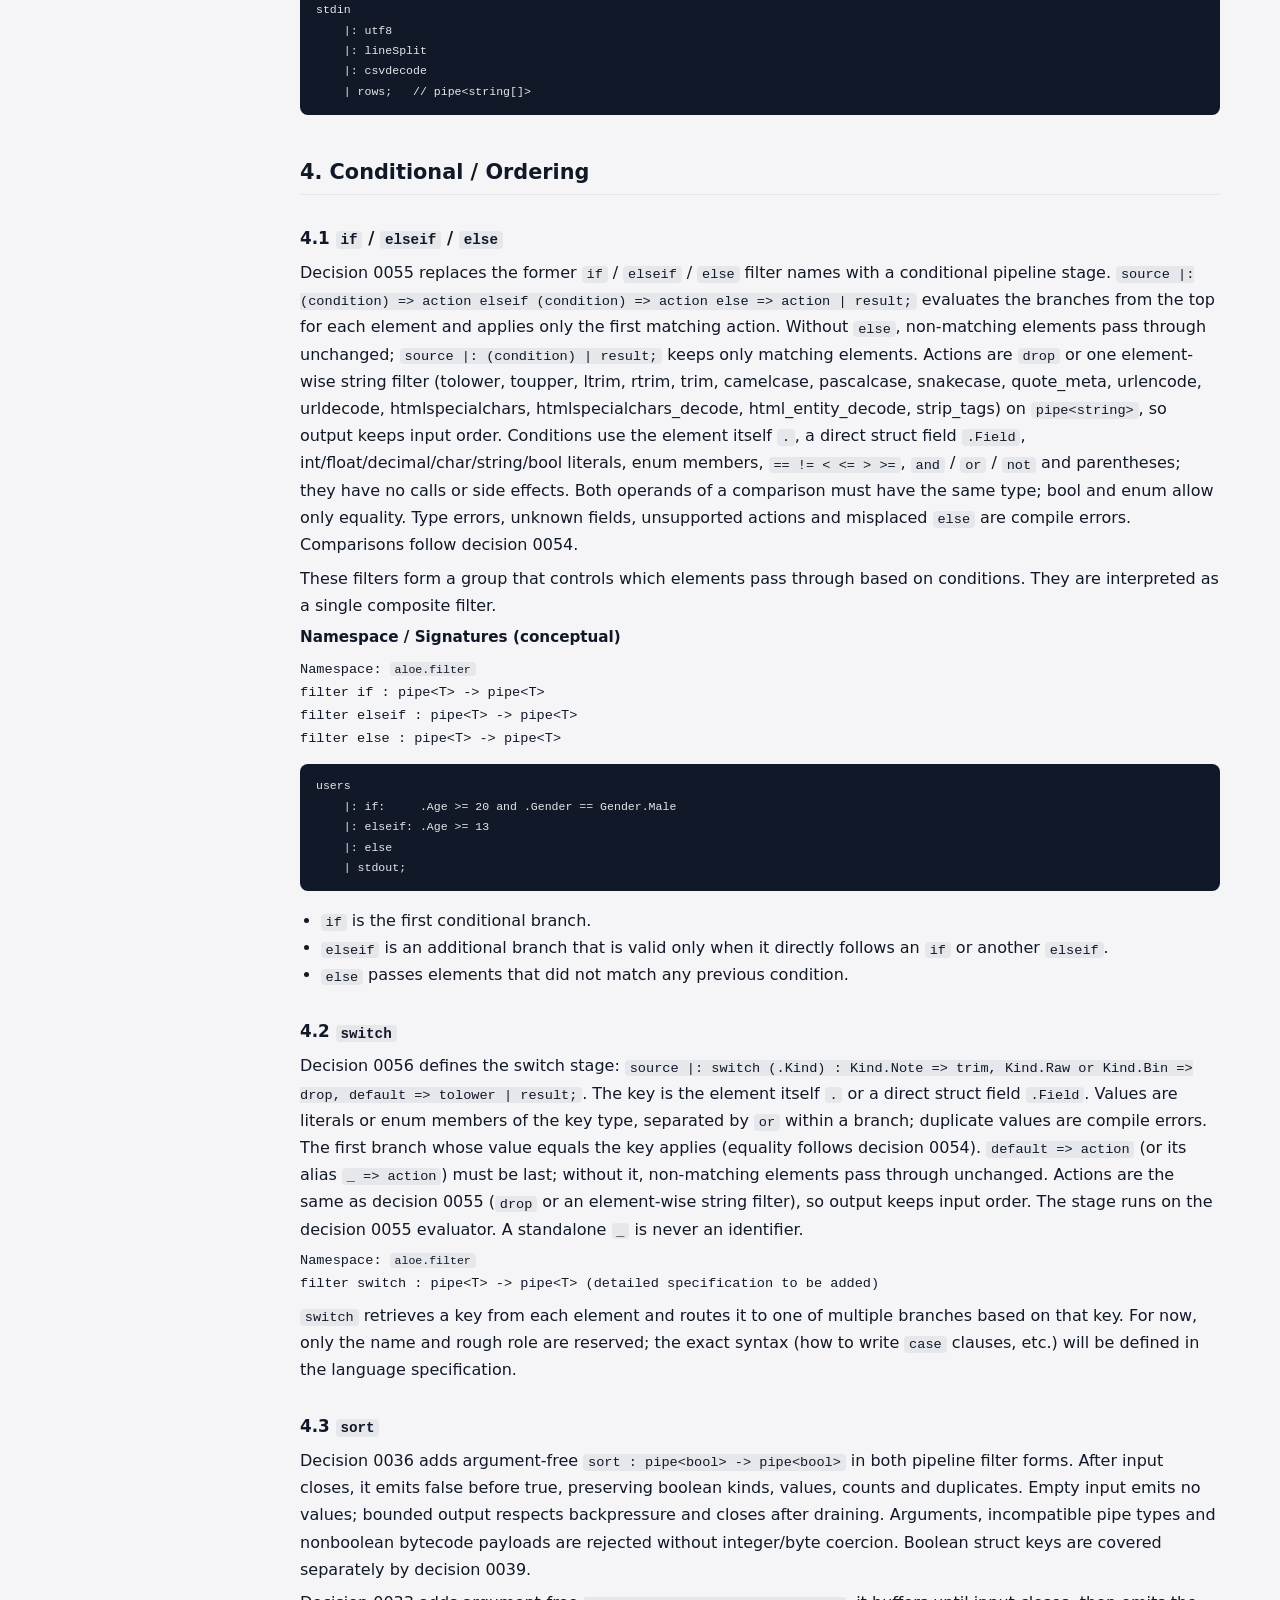
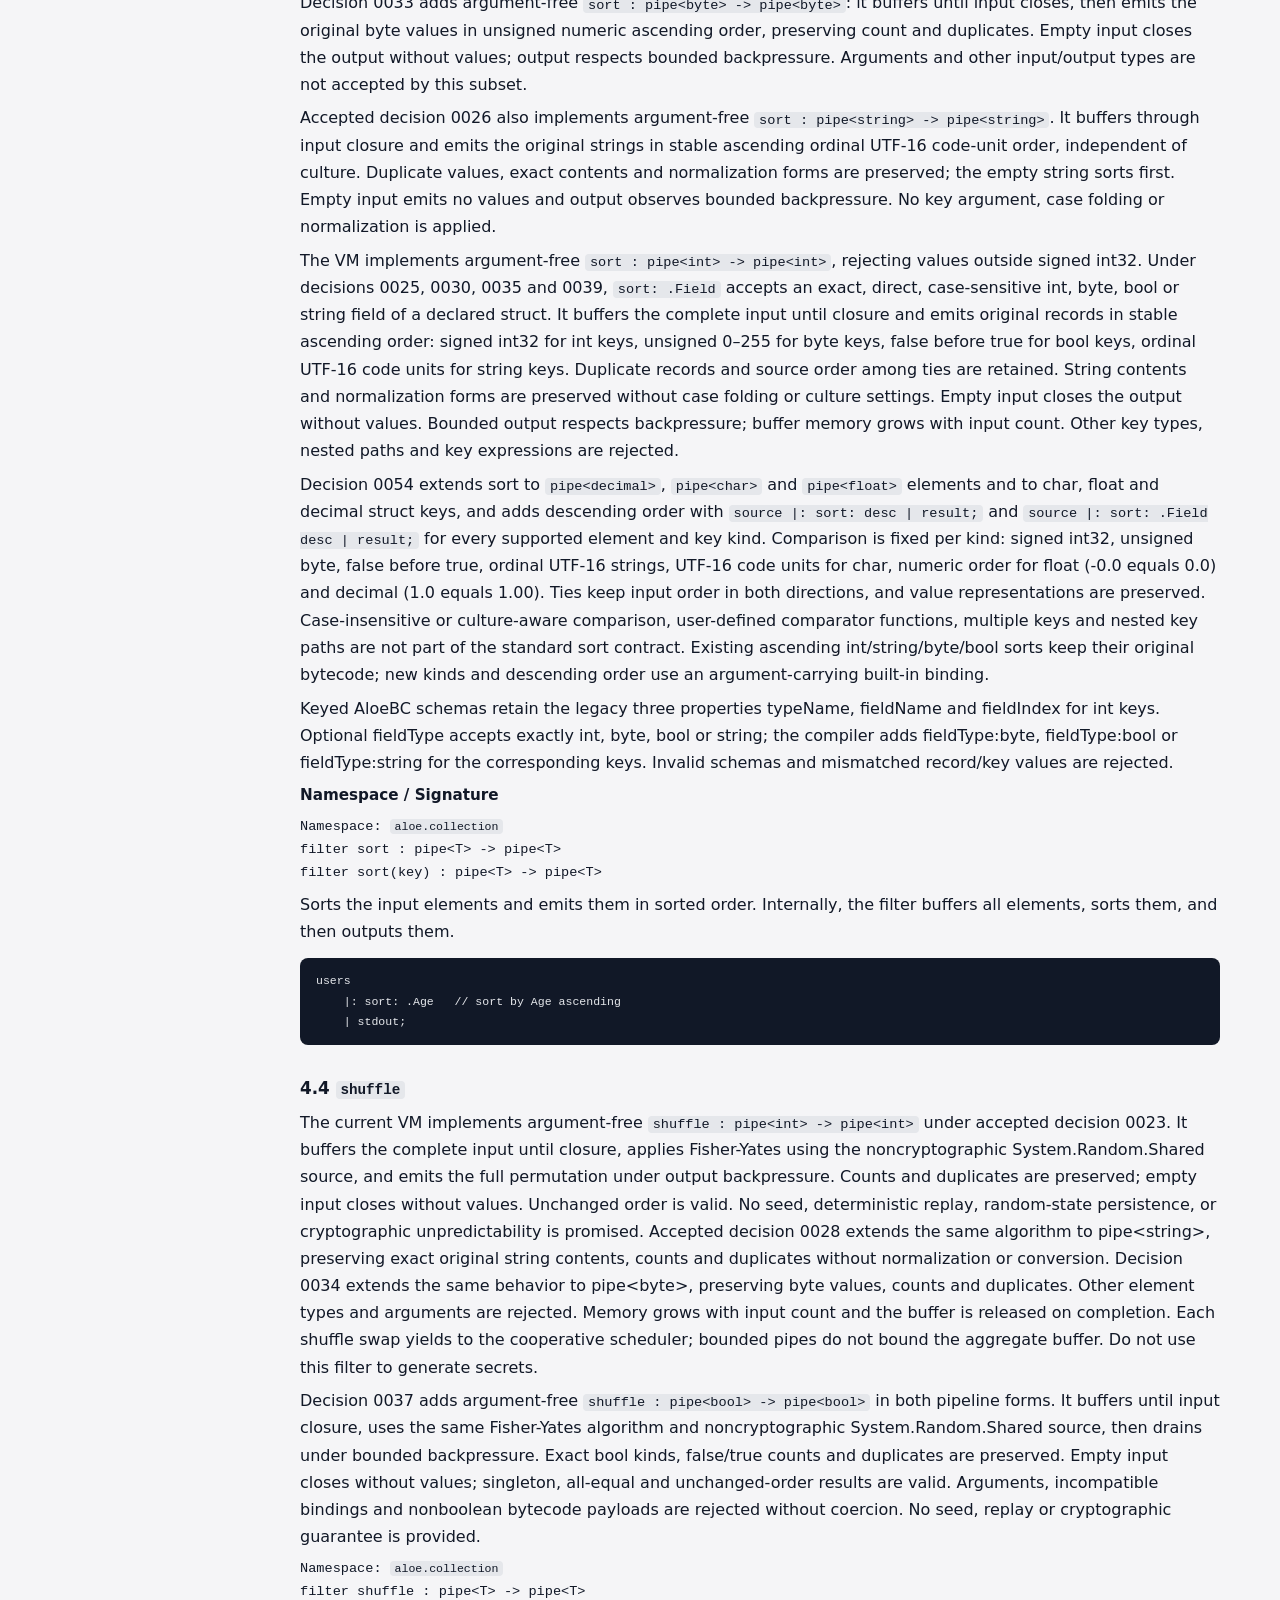
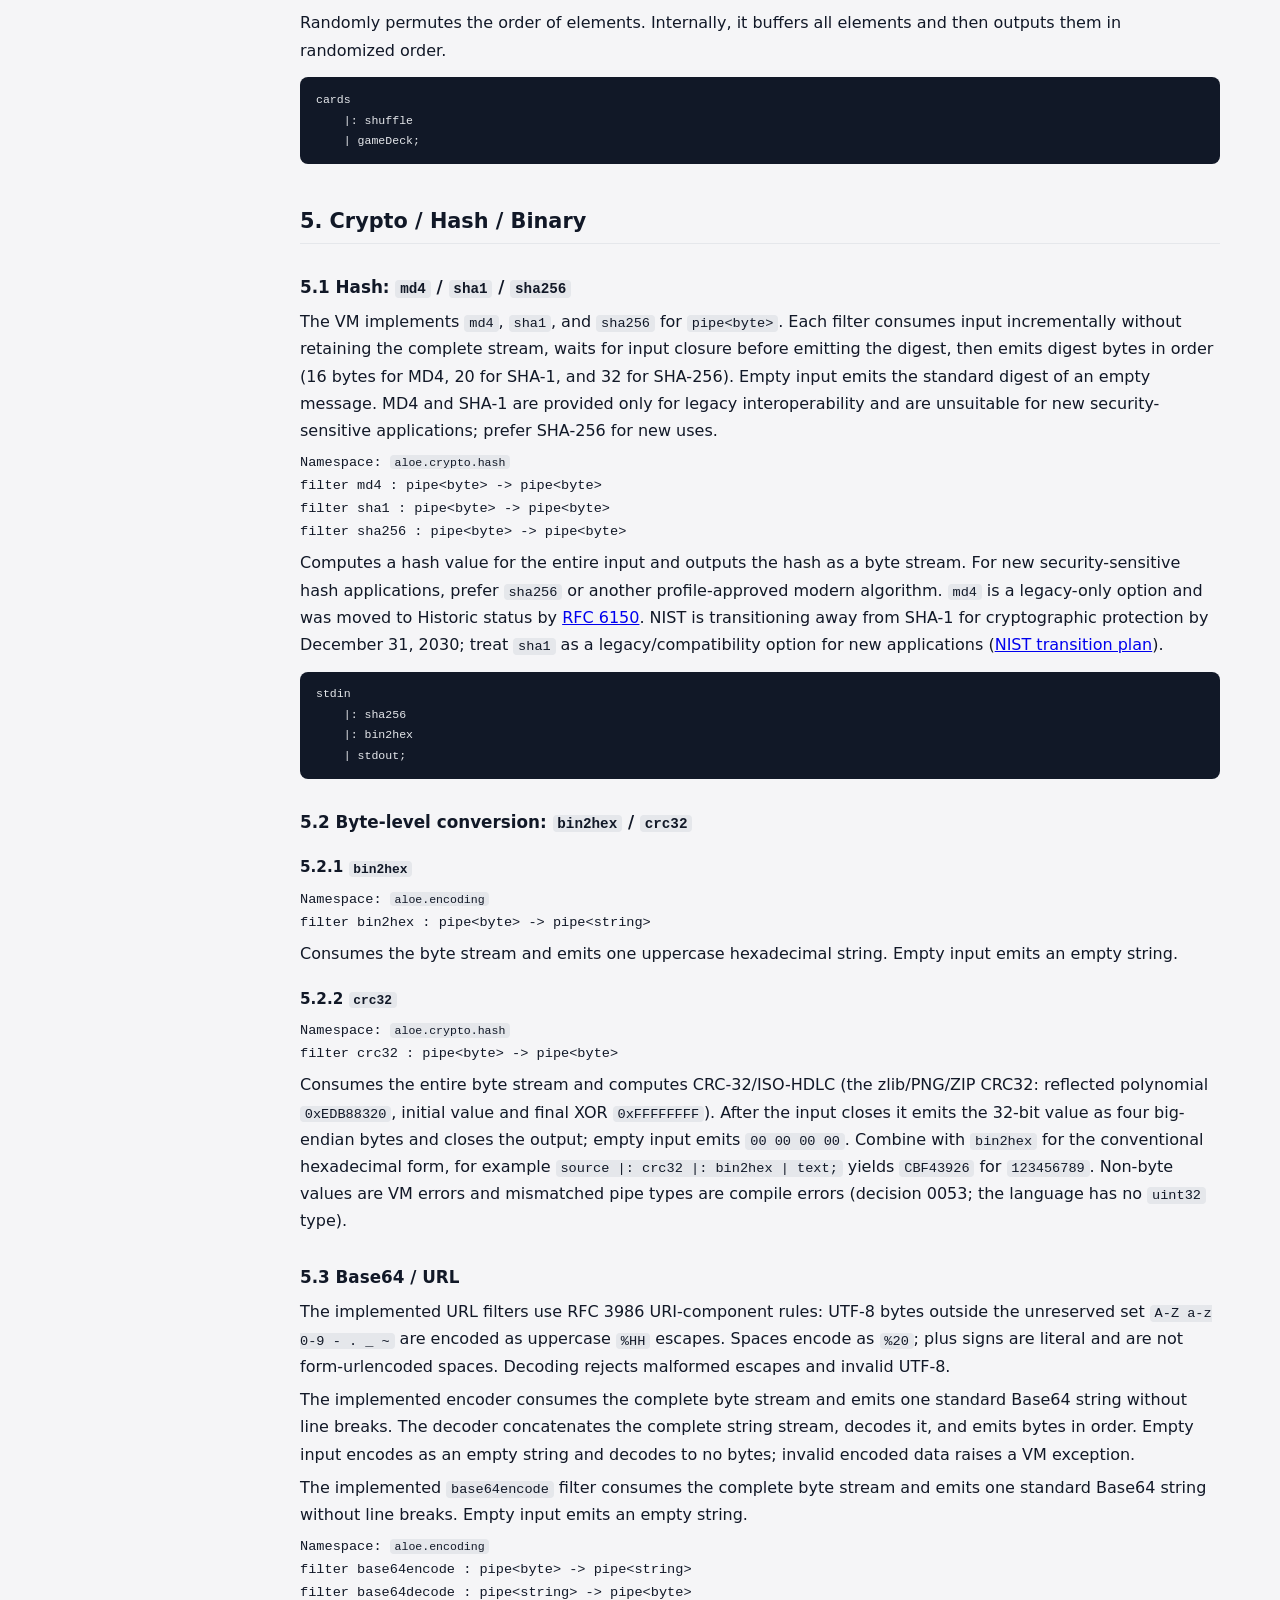
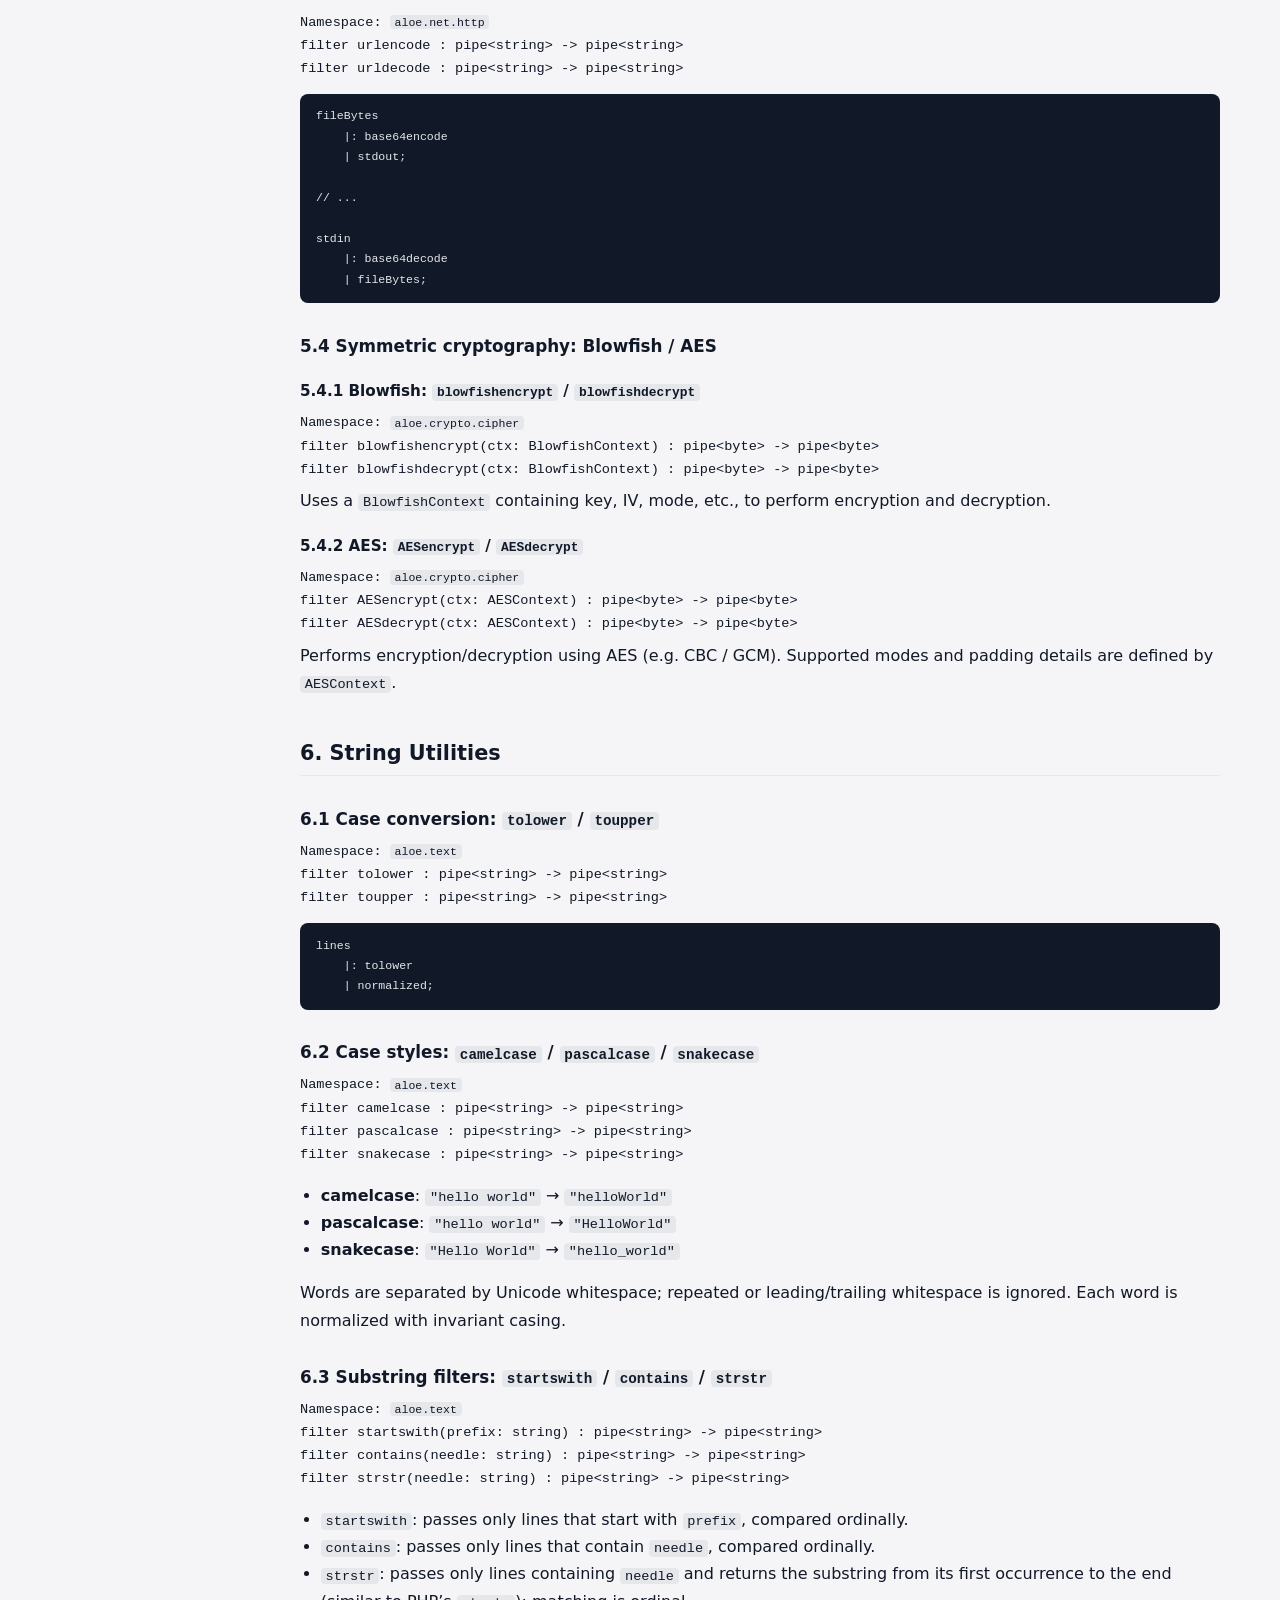
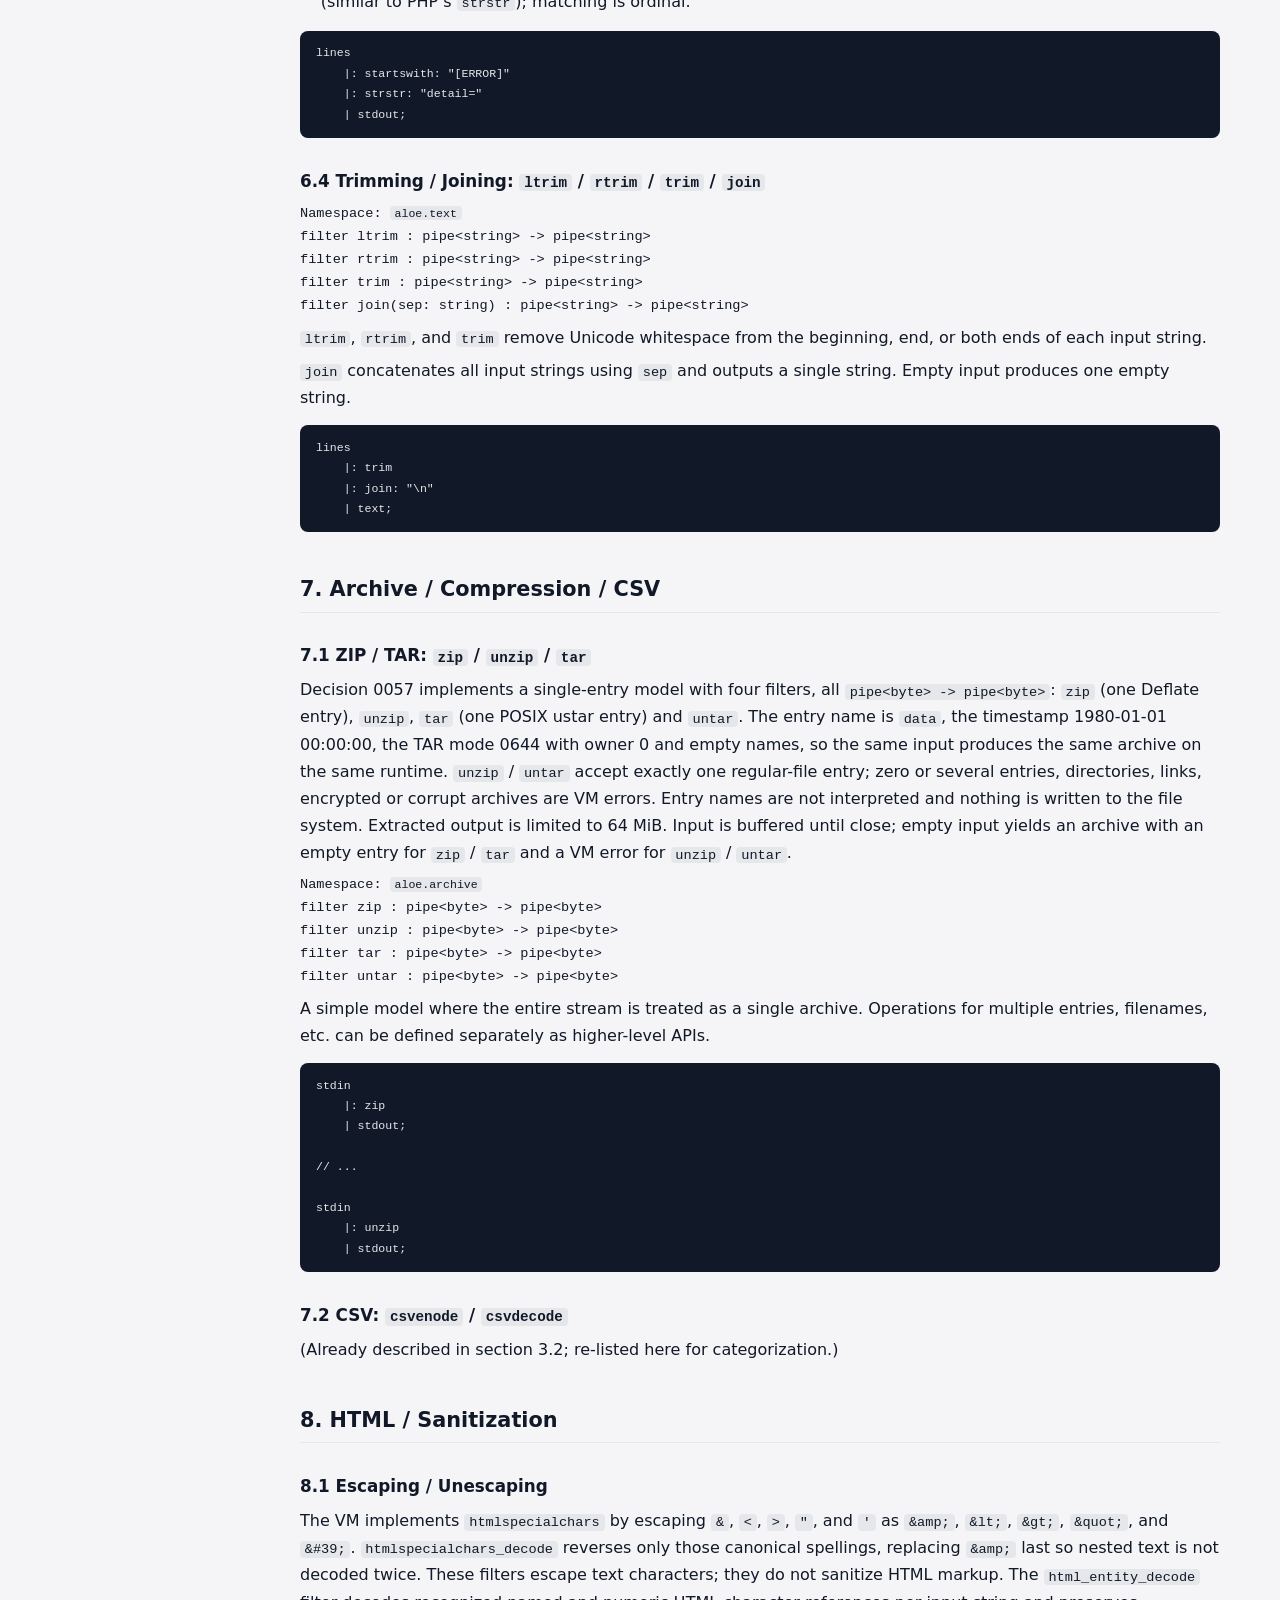
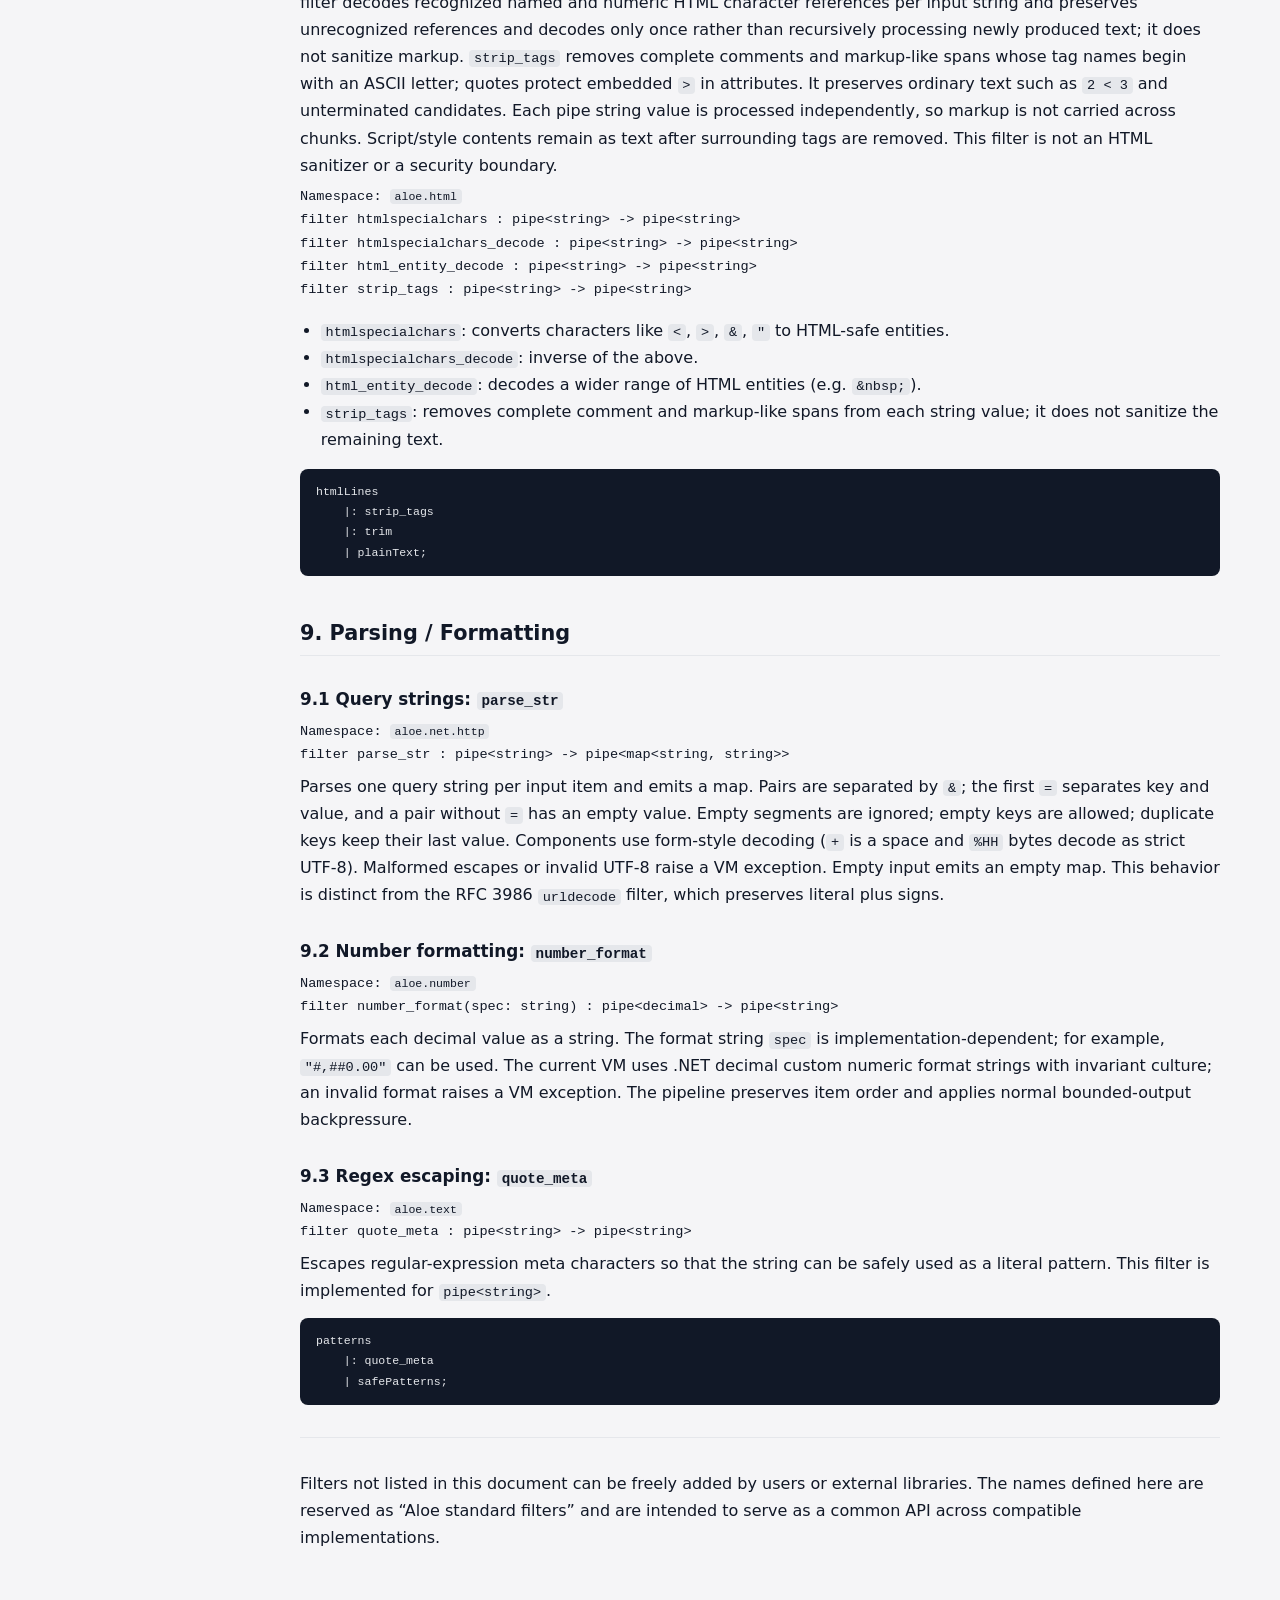
<file: Documents/en/Aloe-standard-filters.html>
﻿<!DOCTYPE html>
<html lang="en">
<head>
  <meta charset="UTF-8">
  <title>Aloe Standard Library Specification (Filters – Draft, English)</title>
  <meta name="edit-version" content="50">
  <meta name="edit-date" content="2026-11-03T20:11:19+09:00">
  <style>
    :root {
      color-scheme: light dark;
    }
    body {
      margin: 0;
      font-family: system-ui, -apple-system, BlinkMacSystemFont, "Segoe UI",
                   "Hiragino Sans", "Yu Gothic", sans-serif;
      line-height: 1.7;
      background: #f5f5f7;
      color: #111827;
    }
    .layout {
      display: flex;
      min-height: 100vh;
    }
    .sidebar {
      width: 260px;
      background: #111827;
      color: #e5e7eb;
      padding: 1.5rem 1.25rem;
      box-sizing: border-box;
      position: sticky;
      top: 0;
      align-self: flex-start;
      max-height: 100vh;
      overflow-y: auto;
    }
    .sidebar h1 {
      font-size: 1rem;
      margin: 0 0 0.25rem;
    }
    .sidebar .subtitle {
      font-size: 0.75rem;
      color: #9ca3af;
      margin-bottom: 1rem;
    }
    .sidebar nav h2 {
      font-size: 0.8rem;
      margin: 1.25rem 0 0.25rem;
      color: #9ca3af;
      text-transform: uppercase;
      letter-spacing: 0.04em;
    }
    .sidebar nav ul {
      list-style: none;
      padding-left: 0;
      margin: 0;
    }
    .sidebar nav li {
      margin: 0.15rem 0;
    }
    .sidebar nav a {
      color: #e5e7eb;
      text-decoration: none;
      font-size: 0.85rem;
    }
    .sidebar nav a:hover {
      text-decoration: underline;
    }
    .content {
      flex: 1;
      max-width: 1000px;
      padding: 2rem 2.5rem 3rem;
      box-sizing: border-box;
    }
    .content h1 {
      font-size: 1.6rem;
      margin-top: 0;
      margin-bottom: 0.5rem;
    }
    .content .meta {
      font-size: 0.8rem;
      color: #6b7280;
      margin-bottom: 1.5rem;
    }
    .content h2 {
      font-size: 1.3rem;
      border-bottom: 1px solid #e5e7eb;
      padding-bottom: 0.25rem;
      margin-top: 2.5rem;
    }
    .content h3 {
      font-size: 1.05rem;
      margin-top: 1.8rem;
      margin-bottom: 0.4rem;
    }
    .content h4 {
      font-size: 0.95rem;
      margin-top: 1.2rem;
      margin-bottom: 0.3rem;
    }
    .content p {
      margin: 0.4rem 0;
    }
    .content ul, .content ol {
      padding-left: 1.3rem;
    }
    .tag {
      display: inline-block;
      font-size: 0.75rem;
      background: #e5e7eb;
      color: #374151;
      border-radius: 999px;
      padding: 0.05rem 0.6rem;
      margin-right: 0.3rem;
    }
    code {
      font-family: SFMono-Regular, Menlo, Monaco, Consolas, "Liberation Mono", "Courier New", monospace;
      font-size: 0.85em;
      background: #e5e7eb;
      padding: 0.05rem 0.3rem;
      border-radius: 0.25rem;
    }
    pre {
      background: #111827;
      color: #e5e7eb;
      padding: 0.8rem 1rem;
      border-radius: 0.5rem;
      overflow-x: auto;
      font-size: 0.85rem;
      line-height: 1.5;
    }
    pre code {
      background: transparent;
      padding: 0;
    }
    .note {
      border-left: 3px solid #3b82f6;
      background: #dbeafe;
      color: #1e3a8a;
      padding: 0.75rem 0.9rem;
      font-size: 0.85rem;
      border-radius: 0.25rem;
      margin: 1rem 0;
    }
    .filter-header {
      font-size: 0.95rem;
      font-weight: 600;
      margin-top: 1.1rem;
    }
    .sig {
      font-family: SFMono-Regular, Menlo, Monaco, Consolas, "Liberation Mono", "Courier New", monospace;
      font-size: 0.85rem;
    }
    hr {
      border: none;
      border-top: 1px solid #e5e7eb;
      margin: 2rem 0;
    }
    @media (max-width: 900px) {
      .layout {
        flex-direction: column;
      }
      .sidebar {
        position: static;
        width: 100%;
        max-height: none;
      }
      .content {
        padding: 1.5rem 1.25rem 2.5rem;
      }
    }
  </style>
</head>
<body>
  <div class="layout">
    <aside class="sidebar">
      <h1>Aloe Standard Library</h1>
      <div class="subtitle">Filters Library Spec (Draft, EN)</div>

      <nav>
        <h2>Chapters</h2>
        <ul>
          <li><a href="#ch0">0. Overview</a></li>
          <li><a href="#ch1">1. Common Rules for Filters</a></li>
          <li><a href="#ch2">2. Text / Encoding</a></li>
          <li><a href="#ch3">3. JSON / Data Transformation</a></li>
          <li><a href="#ch4">4. Conditional / Ordering</a></li>
          <li><a href="#ch5">5. Crypto / Hash / Binary</a></li>
          <li><a href="#ch6">6. String Utilities</a></li>
          <li><a href="#ch7">7. Archive / Compression / CSV</a></li>
          <li><a href="#ch8">8. HTML / Sanitization</a></li>
          <li><a href="#ch9">9. Parsing / Formatting</a></li>
        </ul>
      </nav>
    </aside>

    <main class="content">
      <h1>Aloe Standard Library Specification (Filters)</h1>
      <div class="meta">
        Draft • English • Filters Library • version 40<br>
        This document is a separate “standard filters library specification” independent from the Aloe language specification.
      </div>

      <section id="ch0">
        <h2>0. Overview</h2>
        <p>
          This document defines a set of <span class="tag">standard filters</span> in Aloe,
          based on the concepts of <code>pipe&lt;T&gt;</code> and <code>filter</code>.
        </p>
        <p>
          The core language specification defines syntax, the type system, and the
          <code>pipe</code> / <code>filter</code> constructs. This document is independent of that
          and describes the names, behavior, and types of the filters that are provided by default.
        </p>
        <p>
          Implementations should aim to be “as faithful as possible” to the signatures and
          semantics defined here, but some behavior may depend on the implementation due to
          performance or platform differences.
        </p>

        <div class="note">
          <strong>NOTE:</strong> All code examples in this document are Aloe pseudo code and
          may be updated in the future as the language specification evolves.
        </div>        <div class="note">
          <strong>Implementation status:</strong> This catalog remains a draft. The current compiler supports user-declared filters as <code>source | filter(name) | destination;</code> and the pipeline-only shorthand <code>source |: name | destination;</code>; documented parameterized standard filters use <code>source |: name: "argument" | destination;</code>. The standard <code>tolower</code> and <code>toupper</code> filters are implemented for <code>pipe&lt;string&gt;</code>, using culture-independent invariant case mapping. The <code>ltrim</code>, <code>rtrim</code>, and <code>trim</code> filters remove leading, trailing, or both-side Unicode whitespace, and <code>lineSplit</code> splits string chunks at LF boundaries while preserving partial lines across chunks. The <code>camelcase</code>, <code>pascalcase</code>, and <code>snakecase</code> filters split input into whitespace-separated words, normalize casing invariantly, and join words without separators or with underscores as appropriate. The <code>startswith</code> and <code>contains</code> filters pass matching strings using ordinal comparison; <code>strstr</code> passes only strings containing the argument and outputs the suffix beginning at its first occurrence. The <code>join</code> filter concatenates its input with the specified separator and emits one string, including an empty string for empty input. The <code>quote_meta</code> filter escapes regular-expression metacharacters for use in a literal pattern. The <code>utf8</code> filter consumes all bytes, strictly decodes UTF-8 across chunk boundaries, and emits one string (empty input emits an empty string; invalid sequences raise a VM exception). The VM implements <code>md4</code> as a full-stream byte filter that emits 16 digest bytes in order for legacy interoperability only, and implements <code>sha1</code> and <code>sha256</code> as full-stream byte filters that emit 20 and 32 digest bytes in order, respectively; MD4 and SHA-1 are not suitable for security-sensitive use. It also implements <code>crc32</code> as a full-stream byte filter that emits the CRC-32/ISO-HDLC value as four big-endian bytes; CRC32 is an integrity checksum, not a cryptographic hash. The VM also supports <code>pipe&lt;byte&gt;</code> and implements <code>bin2hex</code>, which consumes the byte stream and emits one uppercase hexadecimal string; empty input emits an empty string. It also implements <code>base64encode</code> over the complete byte stream using the standard Base64 alphabet without line breaks; empty input emits an empty string. The <code>base64decode</code> filter concatenates the complete input string stream, decodes standard Base64, and emits bytes in order; empty input emits no bytes, and invalid data raises a VM exception. URL component filters apply UTF-8 percent encoding/decoding as described below; malformed escapes or decoded UTF-8 raise a VM exception. The <code>htmlspecialchars</code> and <code>htmlspecialchars_decode</code> text filters implement the fixed canonical entity mapping described below. The <code>html_entity_decode</code> filter decodes recognized named and numeric HTML character references per input string and preserves unrecognized references and decodes only once rather than recursively processing newly produced text; it does not sanitize markup. <code>strip_tags</code> removes complete comments and markup-like spans whose tag names begin with an ASCII letter; quotes protect embedded <code>&gt;</code> in attributes. It preserves ordinary text such as <code>2 &lt; 3</code> and unterminated candidates. Each pipe string value is processed independently, so markup is not carried across chunks. Script/style contents remain as text after surrounding tags are removed. This filter is not an HTML sanitizer or a security boundary. The VM also implements <code>csvenode</code> for <code>pipe&lt;string[]&gt;</code>, with the CSV record and escaping rules in section 3.2.1. The VM implements <code>csvdecode</code> per input string using the strict record grammar in section 3.2.2; malformed records raise a VM exception. The VM also implements <code>parse_str</code> per item with form-style decoding into <code>map&lt;string, string&gt;</code>, and <code>number_format(spec)</code> for <code>pipe&lt;decimal&gt;</code> using invariant-culture .NET decimal formatting. Other listed standard filters remain unimplemented. This draft also references <code>uint32</code>, <code>BlowfishContext</code>, and <code>AESContext</code> without defining their public type contracts. The examples below are conceptual and are not all executable with the current compiler.
        </div>
      </section>

      <section id="ch1">
        <h2>1. Common Rules for Filters</h2>

        <h3>1.1 Invocation syntax</h3>
        <p>
          All filters in this document are applied to a <code>pipe&lt;T&gt;</code> using the
          <code>filter(NAME ...)</code> form.
        </p>

        <pre><code>// Full form
stdin
    | filter(utf8)
    | filter(lineSplit)
    | filter(trim)
    | stdout;</code></pre>

        <p>
          However, <strong>within a pipeline statement</strong> the keyword <code>filter</code>
          may be omitted, and the sugar syntax <code>|: NAME ...</code> can be used instead.
        </p>

        <pre><code>// Short form (pipeline-only sugar)
stdin
    |: utf8
    |: lineSplit
    |: trim
    | stdout;</code></pre>

        <p>
          The following two snippets are equivalent:
        </p>

        <pre><code>stdin
    | filter(utf8)
    | filter(json: User);

stdin
    |: utf8
    |: json: User;</code></pre>

        <p>
          Filters that require type parameters receive the type as a
          <strong>labeled argument</strong>:
        </p>

        <pre><code>stdin
    |: utf8
    |: json: User
    | users;</code></pre>

        <h3>1.2 Type notation</h3>
        <p>
          For simplicity, types are written in a compact form in this document. Examples:
        </p>
        <ul>
          <li><code>pipe&lt;string&gt;</code> – a pipe of strings</li>
          <li><code>pipe&lt;byte&gt;</code> – a pipe of bytes</li>
          <li><code>pipe&lt;T&gt;</code> – a pipe parameterized by type <code>T</code></li>
        </ul>

        <h3>1.3 Side effects and exceptions</h3>
        <p>
          Filters may exhibit the following behaviors:
        </p>
        <ul>
          <li>Consume the entire input pipe before producing output (e.g. <code>sort</code>, <code>shuffle</code>, <code>zip</code>)</li>
          <li>Pass through only a subset of the input (e.g. <code>if</code>, <code>startswith</code>, <code>contains</code>)</li>
          <li>Maintain internal state (e.g. ciphers with contexts like <code>AESencrypt</code>)</li>
        </ul>

        <p>
          How errors are handled (exceptions vs returning <code>Result&lt;T&gt;</code>, etc.)
          may be described individually for each filter when relevant.
        </p>

        <h3>1.4 Namespaces</h3>
        <p>
          The root namespace of the standard library is <code>aloe</code>.
          Every standard filter belongs to a namespace under this root.
        </p>
        <ul>
          <li>Namespace names are <strong>all lowercase</strong>, and segments are separated by <code>.</code>.</li>
          <li>Examples: <code>aloe.text</code>, <code>aloe.encoding</code>, <code>aloe.crypto.hash</code>, etc.</li>
        </ul>
        <p>
          This document assigns each filter a “<strong>canonical fully-qualified name</strong>”
          of the form <code>aloe.xxx.yyy</code>. How imports work or how these names can be
          shortened in actual code is defined in the language specification.
        </p>
      </section>

      <section id="ch2">
        <h2>2. Text / Encoding</h2>

        <h3>2.1 <code>utf8</code></h3>
        <p>The VM implementation consumes the complete byte stream and emits one string. UTF-8 is decoded strictly across input chunk boundaries; empty input emits an empty string, and invalid byte sequences raise a VM exception.</p>
        <p class="filter-header">Namespace / Signature</p>
        <p class="sig">
          Namespace: <code>aloe.encoding</code><br>
          filter utf8 : pipe&lt;byte&gt; -&gt; pipe&lt;string&gt;
        </p>
        <p>Decodes the input byte stream as UTF-8 and produces a stream of strings.</p>

        <pre><code>stdin
    |: utf8
    |: lineSplit
    | stdout;</code></pre>

        <h3>2.2 <code>lineSplit</code></h3>
        <p class="filter-header">Namespace / Signature</p>
        <p class="sig">
          Namespace: <code>aloe.text</code><br>
          filter lineSplit : pipe&lt;string&gt; -&gt; pipe&lt;string&gt;
        </p>
        <p>
          Splits string chunks at <code>\n</code> and emits one line per element. A preceding
          <code>\r</code> is removed, empty lines are preserved, and a non-empty final partial
          line is emitted when the input closes. A trailing line separator does not create an
          additional final empty line.
        </p>

        <pre><code>stdin
    |: utf8
    |: lineSplit
    |: trim
    | stdout;</code></pre>
      </section>

      <section id="ch3">
        <h2>3. JSON / Data Transformation</h2>

        <h3>3.1 <code>json</code> (decode)</h3>
        <p class="filter-header">Namespace / Signature</p>
        <p class="sig">
          Namespace: <code>aloe.json</code><br>
          filter json&lt;T&gt; : pipe&lt;string&gt; -&gt; pipe&lt;T&gt;
        </p>
        <p>
          Decodes each input string as one JSON object into a <code>struct T</code> whose
          fields are only int, bool, or string. JSON and field names match exactly with
          case sensitivity, and every field is required exactly once. Unknown, duplicate,
          or missing names, type mismatches, and malformed JSON fail the filter with the
          input item and, when available, member name in the error. Coercion and null are
          unsupported. Int fields accept neither fraction nor exponent notation. Arrays,
          nesting, enums, and classes are unsupported. At the call site, the type is
          passed as in <code>source |: json: User | users;</code>.
        </p>

        <pre><code>stdin
    |: utf8
    |: json: User
    | users;    // pipe&lt;User&gt;</code></pre>

        <h3>3.2 CSV: <code>csvenode</code> / <code>csvdecode</code></h3>

        <h4>3.2.1 <code>csvenode</code></h4>
        <p class="sig">
          Namespace: <code>aloe.csv</code><br>
          filter csvenode : pipe&lt;string[]&gt; -&gt; pipe&lt;string&gt;
        </p>
        <p>
          Encodes each string array as one CSV record without a trailing line terminator.
          Fields containing comma, double quote, CR, or LF are quoted, and embedded double
          quotes are doubled. Other field contents are preserved. An empty array produces an
          empty record, while a one-element array containing an empty string is emitted as
          <code>""</code> so the two cases remain distinguishable.
        </p>

        <h4>3.2.2 <code>csvdecode</code></h4>
        <p class="sig">
          Namespace: <code>aloe.csv</code><br>
          filter csvdecode : pipe&lt;string&gt; -&gt; pipe&lt;string[]&gt;
        </p>
        <p>
          Parses each input string as one CSV record and emits its fields as a string array.
          Commas separate fields; a quoted field may contain commas, CR, LF, and escaped
          double quotes. A quote inside an unquoted field, an unterminated quoted field, or
          characters between a closing quote and the next comma are invalid and raise a VM
          exception. An empty input record decodes to an empty array; <code>""</code> decodes
          to one empty field. Records are processed per pipe value and quoted fields do not
          span values.
        </p>

        <pre><code>stdin
    |: utf8
    |: lineSplit
    |: csvdecode
    | rows;   // pipe&lt;string[]&gt;</code></pre>
      </section>

      <section id="ch4">
        <h2>4. Conditional / Ordering</h2>

        <h3>4.1 <code>if</code> / <code>elseif</code> / <code>else</code></h3>
        <p>Decision 0055 replaces the former <code>if</code> / <code>elseif</code> / <code>else</code> filter names with a conditional pipeline stage. <code>source |: (condition) =&gt; action elseif (condition) =&gt; action else =&gt; action | result;</code> evaluates the branches from the top for each element and applies only the first matching action. Without <code>else</code>, non-matching elements pass through unchanged; <code>source |: (condition) | result;</code> keeps only matching elements. Actions are <code>drop</code> or one element-wise string filter (tolower, toupper, ltrim, rtrim, trim, camelcase, pascalcase, snakecase, quote_meta, urlencode, urldecode, htmlspecialchars, htmlspecialchars_decode, html_entity_decode, strip_tags) on <code>pipe&lt;string&gt;</code>, so output keeps input order. Conditions use the element itself <code>.</code>, a direct struct field <code>.Field</code>, int/float/decimal/char/string/bool literals, enum members, <code>== != &lt; &lt;= &gt; &gt;=</code>, <code>and</code> / <code>or</code> / <code>not</code> and parentheses; they have no calls or side effects. Both operands of a comparison must have the same type; bool and enum allow only equality. Type errors, unknown fields, unsupported actions and misplaced <code>else</code> are compile errors. Comparisons follow decision 0054.</p>
        <p>
          These filters form a group that controls which elements pass through based on conditions.
          They are interpreted as a single composite filter.
        </p>

        <p class="filter-header">Namespace / Signatures (conceptual)</p>
        <p class="sig">
          Namespace: <code>aloe.filter</code><br>
          filter if     : pipe&lt;T&gt; -&gt; pipe&lt;T&gt;<br>
          filter elseif : pipe&lt;T&gt; -&gt; pipe&lt;T&gt;<br>
          filter else   : pipe&lt;T&gt; -&gt; pipe&lt;T&gt;
        </p>

        <pre><code>users
    |: if:     .Age &gt;= 20 and .Gender == Gender.Male
    |: elseif: .Age &gt;= 13
    |: else
    | stdout;</code></pre>

        <ul>
          <li><code>if</code> is the first conditional branch.</li>
          <li><code>elseif</code> is an additional branch that is valid only when it directly follows an <code>if</code> or another <code>elseif</code>.</li>
          <li><code>else</code> passes elements that did not match any previous condition.</li>
        </ul>

        <h3>4.2 <code>switch</code></h3>
        <p>Decision 0056 defines the switch stage: <code>source |: switch (.Kind) : Kind.Note =&gt; trim, Kind.Raw or Kind.Bin =&gt; drop, default =&gt; tolower | result;</code>. The key is the element itself <code>.</code> or a direct struct field <code>.Field</code>. Values are literals or enum members of the key type, separated by <code>or</code> within a branch; duplicate values are compile errors. The first branch whose value equals the key applies (equality follows decision 0054). <code>default =&gt; action</code> (or its alias <code>_ =&gt; action</code>) must be last; without it, non-matching elements pass through unchanged. Actions are the same as decision 0055 (<code>drop</code> or an element-wise string filter), so output keeps input order. The stage runs on the decision 0055 evaluator. A standalone <code>_</code> is never an identifier.</p>
        <p class="sig">
          Namespace: <code>aloe.filter</code><br>
          filter switch : pipe&lt;T&gt; -&gt; pipe&lt;T&gt; (detailed specification to be added)
        </p>
        <p>
          <code>switch</code> retrieves a key from each element and routes it to one
          of multiple branches based on that key. For now, only the name and rough role
          are reserved; the exact syntax (how to write <code>case</code> clauses, etc.)
          will be defined in the language specification.
        </p>

        <h3>4.3 <code>sort</code></h3>
        <p id="sort-bool-subset">Decision 0036 adds argument-free <code>sort : pipe&lt;bool&gt; -&gt; pipe&lt;bool&gt;</code> in both pipeline filter forms. After input closes, it emits false before true, preserving boolean kinds, values, counts and duplicates. Empty input emits no values; bounded output respects backpressure and closes after draining. Arguments, incompatible pipe types and nonboolean bytecode payloads are rejected without integer/byte coercion. Boolean struct keys are covered separately by decision 0039.</p>
        <p>Decision 0033 adds argument-free <code>sort : pipe&lt;byte&gt; -&gt; pipe&lt;byte&gt;</code>: it buffers until input closes, then emits the original byte values in unsigned numeric ascending order, preserving count and duplicates. Empty input closes the output without values; output respects bounded backpressure. Arguments and other input/output types are not accepted by this subset.</p>
        <p>Accepted decision 0026 also implements argument-free <code>sort : pipe&lt;string&gt; -&gt; pipe&lt;string&gt;</code>. It buffers through input closure and emits the original strings in stable ascending ordinal UTF-16 code-unit order, independent of culture. Duplicate values, exact contents and normalization forms are preserved; the empty string sorts first. Empty input emits no values and output observes bounded backpressure. No key argument, case folding or normalization is applied.</p>
        <p>The VM implements argument-free <code>sort : pipe&lt;int&gt; -&gt; pipe&lt;int&gt;</code>, rejecting values outside signed int32. Under decisions 0025, 0030, 0035 and 0039, <code>sort: .Field</code> accepts an exact, direct, case-sensitive int, byte, bool or string field of a declared struct. It buffers the complete input until closure and emits original records in stable ascending order: signed int32 for int keys, unsigned 0–255 for byte keys, false before true for bool keys, ordinal UTF-16 code units for string keys. Duplicate records and source order among ties are retained. String contents and normalization forms are preserved without case folding or culture settings. Empty input closes the output without values. Bounded output respects backpressure; buffer memory grows with input count. Other key types, nested paths and key expressions are rejected.</p>
        <p>Decision 0054 extends sort to <code>pipe&lt;decimal&gt;</code>, <code>pipe&lt;char&gt;</code> and <code>pipe&lt;float&gt;</code> elements and to char, float and decimal struct keys, and adds descending order with <code>source |: sort: desc | result;</code> and <code>source |: sort: .Field desc | result;</code> for every supported element and key kind. Comparison is fixed per kind: signed int32, unsigned byte, false before true, ordinal UTF-16 strings, UTF-16 code units for char, numeric order for float (-0.0 equals 0.0) and decimal (1.0 equals 1.00). Ties keep input order in both directions, and value representations are preserved. Case-insensitive or culture-aware comparison, user-defined comparator functions, multiple keys and nested key paths are not part of the standard sort contract. Existing ascending int/string/byte/bool sorts keep their original bytecode; new kinds and descending order use an argument-carrying built-in binding.</p>
        <p>Keyed AloeBC schemas retain the legacy three properties typeName, fieldName and fieldIndex for int keys. Optional fieldType accepts exactly int, byte, bool or string; the compiler adds fieldType:byte, fieldType:bool or fieldType:string for the corresponding keys. Invalid schemas and mismatched record/key values are rejected.</p>
        <p class="filter-header">Namespace / Signature</p>
        <p class="sig">
          Namespace: <code>aloe.collection</code><br>
          filter sort       : pipe&lt;T&gt; -&gt; pipe&lt;T&gt;<br>
          filter sort(key)  : pipe&lt;T&gt; -&gt; pipe&lt;T&gt;
        </p>
        <p>
          Sorts the input elements and emits them in sorted order. Internally, the filter
          buffers all elements, sorts them, and then outputs them.
        </p>

        <pre><code>users
    |: sort: .Age   // sort by Age ascending
    | stdout;</code></pre>

        <h3>4.4 <code>shuffle</code></h3>
        <p id="shuffle-int-subset">The current VM implements argument-free <code>shuffle : pipe&lt;int&gt; -&gt; pipe&lt;int&gt;</code> under accepted decision 0023. It buffers the complete input until closure, applies Fisher-Yates using the noncryptographic System.Random.Shared source, and emits the full permutation under output backpressure. Counts and duplicates are preserved; empty input closes without values. Unchanged order is valid. No seed, deterministic replay, random-state persistence, or cryptographic unpredictability is promised. Accepted decision 0028 extends the same algorithm to pipe&lt;string&gt;, preserving exact original string contents, counts and duplicates without normalization or conversion. Decision 0034 extends the same behavior to pipe&lt;byte&gt;, preserving byte values, counts and duplicates. Other element types and arguments are rejected. Memory grows with input count and the buffer is released on completion. Each shuffle swap yields to the cooperative scheduler; bounded pipes do not bound the aggregate buffer. Do not use this filter to generate secrets.</p>
        <p id="shuffle-bool-subset">Decision 0037 adds argument-free <code>shuffle : pipe&lt;bool&gt; -&gt; pipe&lt;bool&gt;</code> in both pipeline forms. It buffers until input closure, uses the same Fisher-Yates algorithm and noncryptographic System.Random.Shared source, then drains under bounded backpressure. Exact bool kinds, false/true counts and duplicates are preserved. Empty input closes without values; singleton, all-equal and unchanged-order results are valid. Arguments, incompatible bindings and nonboolean bytecode payloads are rejected without coercion. No seed, replay or cryptographic guarantee is provided.</p>
        <p class="sig">
          Namespace: <code>aloe.collection</code><br>
          filter shuffle : pipe&lt;T&gt; -&gt; pipe&lt;T&gt;
        </p>
        <p>
          Randomly permutes the order of elements. Internally, it buffers all elements
          and then outputs them in randomized order.
        </p>

        <pre><code>cards
    |: shuffle
    | gameDeck;</code></pre>
      </section>

      <section id="ch5">
        <h2>5. Crypto / Hash / Binary</h2>

        <h3>5.1 Hash: <code>md4</code> / <code>sha1</code> / <code>sha256</code></h3>
        <p>The VM implements <code>md4</code>, <code>sha1</code>, and <code>sha256</code> for <code>pipe&lt;byte&gt;</code>. Each filter consumes input incrementally without retaining the complete stream, waits for input closure before emitting the digest, then emits digest bytes in order (16 bytes for MD4, 20 for SHA-1, and 32 for SHA-256). Empty input emits the standard digest of an empty message. MD4 and SHA-1 are provided only for legacy interoperability and are unsuitable for new security-sensitive applications; prefer SHA-256 for new uses.</p>
        <p class="sig">
          Namespace: <code>aloe.crypto.hash</code><br>
          filter md4    : pipe&lt;byte&gt; -&gt; pipe&lt;byte&gt;<br>
          filter sha1   : pipe&lt;byte&gt; -&gt; pipe&lt;byte&gt;<br>
          filter sha256 : pipe&lt;byte&gt; -&gt; pipe&lt;byte&gt;
        </p>
        <p>
          Computes a hash value for the entire input and outputs the hash as a byte stream.
          For new security-sensitive hash applications, prefer <code>sha256</code> or another profile-approved modern algorithm. <code>md4</code> is a legacy-only option and was moved to Historic status by <a href="https://www.rfc-editor.org/rfc/rfc6150">RFC 6150</a>. NIST is transitioning away from SHA-1 for cryptographic protection by December 31, 2030; treat <code>sha1</code> as a legacy/compatibility option for new applications (<a href="https://www.nist.gov/news-events/news/2022/12/nist-transitioning-away-sha-1-all-applications">NIST transition plan</a>).
        </p>

        <pre><code>stdin
    |: sha256
    |: bin2hex
    | stdout;</code></pre>

        <h3>5.2 Byte-level conversion: <code>bin2hex</code> / <code>crc32</code></h3>

        <h4>5.2.1 <code>bin2hex</code></h4>
        <p class="sig">
          Namespace: <code>aloe.encoding</code><br>
          filter bin2hex : pipe&lt;byte&gt; -&gt; pipe&lt;string&gt;
        </p>
        <p>Consumes the byte stream and emits one uppercase hexadecimal string. Empty input emits an empty string.</p>

        <h4>5.2.2 <code>crc32</code></h4>
        <p class="sig">
          Namespace: <code>aloe.crypto.hash</code><br>
          filter crc32 : pipe&lt;byte&gt; -&gt; pipe&lt;byte&gt;
        </p>
        <p>
          Consumes the entire byte stream and computes CRC-32/ISO-HDLC (the zlib/PNG/ZIP CRC32: reflected polynomial <code>0xEDB88320</code>, initial value and final XOR <code>0xFFFFFFFF</code>). After the input closes it emits the 32-bit value as four big-endian bytes and closes the output; empty input emits <code>00 00 00 00</code>. Combine with <code>bin2hex</code> for the conventional hexadecimal form, for example <code>source |: crc32 |: bin2hex | text;</code> yields <code>CBF43926</code> for <code>123456789</code>. Non-byte values are VM errors and mismatched pipe types are compile errors (decision 0053; the language has no <code>uint32</code> type).
        </p>

        <h3>5.3 Base64 / URL</h3>
        <p>The implemented URL filters use RFC 3986 URI-component rules: UTF-8 bytes outside the unreserved set <code>A-Z a-z 0-9 - . _ ~</code> are encoded as uppercase <code>%HH</code> escapes. Spaces encode as <code>%20</code>; plus signs are literal and are not form-urlencoded spaces. Decoding rejects malformed escapes and invalid UTF-8.</p>
        <p>The implemented encoder consumes the complete byte stream and emits one standard Base64 string without line breaks. The decoder concatenates the complete string stream, decodes it, and emits bytes in order. Empty input encodes as an empty string and decodes to no bytes; invalid encoded data raises a VM exception.</p>
        <p>The implemented <code>base64encode</code> filter consumes the complete byte stream and emits one standard Base64 string without line breaks. Empty input emits an empty string.</p>
        <p class="sig">
          Namespace: <code>aloe.encoding</code><br>
          filter base64encode : pipe&lt;byte&gt; -&gt; pipe&lt;string&gt;<br>
          filter base64decode : pipe&lt;string&gt; -&gt; pipe&lt;byte&gt;
        </p>
        <p class="sig">
          Namespace: <code>aloe.net.http</code><br>
          filter urlencode    : pipe&lt;string&gt; -&gt; pipe&lt;string&gt;<br>
          filter urldecode    : pipe&lt;string&gt; -&gt; pipe&lt;string&gt;
        </p>

        <pre><code>fileBytes
    |: base64encode
    | stdout;

// ...

stdin
    |: base64decode
    | fileBytes;</code></pre>

        <h3>5.4 Symmetric cryptography: Blowfish / AES</h3>

        <h4>5.4.1 Blowfish: <code>blowfishencrypt</code> / <code>blowfishdecrypt</code></h4>
        <p class="sig">
          Namespace: <code>aloe.crypto.cipher</code><br>
          filter blowfishencrypt(ctx: BlowfishContext) : pipe&lt;byte&gt; -&gt; pipe&lt;byte&gt;<br>
          filter blowfishdecrypt(ctx: BlowfishContext) : pipe&lt;byte&gt; -&gt; pipe&lt;byte&gt;
        </p>
        <p>
          Uses a <code>BlowfishContext</code> containing key, IV, mode, etc., to perform
          encryption and decryption.
        </p>

        <h4>5.4.2 AES: <code>AESencrypt</code> / <code>AESdecrypt</code></h4>
        <p class="sig">
          Namespace: <code>aloe.crypto.cipher</code><br>
          filter AESencrypt(ctx: AESContext) : pipe&lt;byte&gt; -&gt; pipe&lt;byte&gt;<br>
          filter AESdecrypt(ctx: AESContext) : pipe&lt;byte&gt; -&gt; pipe&lt;byte&gt;
        </p>
        <p>
          Performs encryption/decryption using AES (e.g. CBC / GCM). Supported modes and
          padding details are defined by <code>AESContext</code>.
        </p>
      </section>

      <section id="ch6">
        <h2>6. String Utilities</h2>

        <h3>6.1 Case conversion: <code>tolower</code> / <code>toupper</code></h3>
        <p class="sig">
          Namespace: <code>aloe.text</code><br>
          filter tolower : pipe&lt;string&gt; -&gt; pipe&lt;string&gt;<br>
          filter toupper : pipe&lt;string&gt; -&gt; pipe&lt;string&gt;
        </p>

        <pre><code>lines
    |: tolower
    | normalized;</code></pre>

        <h3>6.2 Case styles: <code>camelcase</code> / <code>pascalcase</code> / <code>snakecase</code></h3>
        <p class="sig">
          Namespace: <code>aloe.text</code><br>
          filter camelcase  : pipe&lt;string&gt; -&gt; pipe&lt;string&gt;<br>
          filter pascalcase : pipe&lt;string&gt; -&gt; pipe&lt;string&gt;<br>
          filter snakecase  : pipe&lt;string&gt; -&gt; pipe&lt;string&gt;
        </p>

        <ul>
          <li><strong>camelcase</strong>: <code>"hello world"</code> → <code>"helloWorld"</code></li>
          <li><strong>pascalcase</strong>: <code>"hello world"</code> → <code>"HelloWorld"</code></li>
          <li><strong>snakecase</strong>: <code>"Hello World"</code> → <code>"hello_world"</code></li>
        </ul>
        <p>Words are separated by Unicode whitespace; repeated or leading/trailing whitespace is ignored. Each word is normalized with invariant casing.</p>

        <h3>6.3 Substring filters: <code>startswith</code> / <code>contains</code> / <code>strstr</code></h3>
        <p class="sig">
          Namespace: <code>aloe.text</code><br>
          filter startswith(prefix: string) : pipe&lt;string&gt; -&gt; pipe&lt;string&gt;<br>
          filter contains(needle: string)   : pipe&lt;string&gt; -&gt; pipe&lt;string&gt;<br>
          filter strstr(needle: string)     : pipe&lt;string&gt; -&gt; pipe&lt;string&gt;
        </p>
        <ul>
          <li><code>startswith</code>: passes only lines that start with <code>prefix</code>, compared ordinally.</li>
          <li><code>contains</code>: passes only lines that contain <code>needle</code>, compared ordinally.</li>
          <li><code>strstr</code>: passes only lines containing <code>needle</code> and returns the substring from its first occurrence to the end (similar to PHP’s <code>strstr</code>); matching is ordinal.</li>
        </ul>

        <pre><code>lines
    |: startswith: "[ERROR]"
    |: strstr: "detail="
    | stdout;</code></pre>

        <h3>6.4 Trimming / Joining: <code>ltrim</code> / <code>rtrim</code> / <code>trim</code> / <code>join</code></h3>
        <p class="sig">
          Namespace: <code>aloe.text</code><br>
          filter ltrim : pipe&lt;string&gt; -&gt; pipe&lt;string&gt;<br>
          filter rtrim : pipe&lt;string&gt; -&gt; pipe&lt;string&gt;<br>
          filter trim  : pipe&lt;string&gt; -&gt; pipe&lt;string&gt;<br>
          filter join(sep: string) : pipe&lt;string&gt; -&gt; pipe&lt;string&gt;
        </p>

        <p>
          <code>ltrim</code>, <code>rtrim</code>, and <code>trim</code> remove Unicode whitespace
          from the beginning, end, or both ends of each input string.
        </p>

        <p>
          <code>join</code> concatenates all input strings using <code>sep</code> and
          outputs a single string. Empty input produces one empty string.
        </p>

        <pre><code>lines
    |: trim
    |: join: "\n"
    | text;</code></pre>
      </section>

      <section id="ch7">
        <h2>7. Archive / Compression / CSV</h2>

        <h3>7.1 ZIP / TAR: <code>zip</code> / <code>unzip</code> / <code>tar</code></h3>
        <p>Decision 0057 implements a single-entry model with four filters, all <code>pipe&lt;byte&gt; -&gt; pipe&lt;byte&gt;</code>: <code>zip</code> (one Deflate entry), <code>unzip</code>, <code>tar</code> (one POSIX ustar entry) and <code>untar</code>. The entry name is <code>data</code>, the timestamp 1980-01-01 00:00:00, the TAR mode 0644 with owner 0 and empty names, so the same input produces the same archive on the same runtime. <code>unzip</code> / <code>untar</code> accept exactly one regular-file entry; zero or several entries, directories, links, encrypted or corrupt archives are VM errors. Entry names are not interpreted and nothing is written to the file system. Extracted output is limited to 64 MiB. Input is buffered until close; empty input yields an archive with an empty entry for <code>zip</code> / <code>tar</code> and a VM error for <code>unzip</code> / <code>untar</code>.</p>
        <p class="sig">
          Namespace: <code>aloe.archive</code><br>
          filter zip   : pipe&lt;byte&gt; -&gt; pipe&lt;byte&gt;<br>
          filter unzip : pipe&lt;byte&gt; -&gt; pipe&lt;byte&gt;<br>
          filter tar   : pipe&lt;byte&gt; -&gt; pipe&lt;byte&gt;<br>
          filter untar : pipe&lt;byte&gt; -&gt; pipe&lt;byte&gt;
        </p>
        <p>
          A simple model where the entire stream is treated as a single archive.
          Operations for multiple entries, filenames, etc. can be defined separately
          as higher-level APIs.
        </p>

        <pre><code>stdin
    |: zip
    | stdout;

// ...

stdin
    |: unzip
    | stdout;</code></pre>

        <h3>7.2 CSV: <code>csvenode</code> / <code>csvdecode</code></h3>
        <p>(Already described in section 3.2; re-listed here for categorization.)</p>
      </section>

      <section id="ch8">
        <h2>8. HTML / Sanitization</h2>

        <h3>8.1 Escaping / Unescaping</h3>
        <p>The VM implements <code>htmlspecialchars</code> by escaping <code>&amp;</code>, <code>&lt;</code>, <code>&gt;</code>, <code>&quot;</code>, and <code>'</code> as <code>&amp;amp;</code>, <code>&amp;lt;</code>, <code>&amp;gt;</code>, <code>&amp;quot;</code>, and <code>&amp;#39;</code>. <code>htmlspecialchars_decode</code> reverses only those canonical spellings, replacing <code>&amp;amp;</code> last so nested text is not decoded twice. These filters escape text characters; they do not sanitize HTML markup. The <code>html_entity_decode</code> filter decodes recognized named and numeric HTML character references per input string and preserves unrecognized references and decodes only once rather than recursively processing newly produced text; it does not sanitize markup. <code>strip_tags</code> removes complete comments and markup-like spans whose tag names begin with an ASCII letter; quotes protect embedded <code>&gt;</code> in attributes. It preserves ordinary text such as <code>2 &lt; 3</code> and unterminated candidates. Each pipe string value is processed independently, so markup is not carried across chunks. Script/style contents remain as text after surrounding tags are removed. This filter is not an HTML sanitizer or a security boundary.</p>
        <p class="sig">
          Namespace: <code>aloe.html</code><br>
          filter htmlspecialchars          : pipe&lt;string&gt; -&gt; pipe&lt;string&gt;<br>
          filter htmlspecialchars_decode   : pipe&lt;string&gt; -&gt; pipe&lt;string&gt;<br>
          filter html_entity_decode        : pipe&lt;string&gt; -&gt; pipe&lt;string&gt;<br>
          filter strip_tags                : pipe&lt;string&gt; -&gt; pipe&lt;string&gt;
        </p>

        <ul>
          <li><code>htmlspecialchars</code>: converts characters like <code>&lt;</code>, <code>&gt;</code>, <code>&amp;</code>, <code>&quot;</code> to HTML-safe entities.</li>
          <li><code>htmlspecialchars_decode</code>: inverse of the above.</li>
          <li><code>html_entity_decode</code>: decodes a wider range of HTML entities (e.g. <code>&amp;nbsp;</code>).</li>
          <li><code>strip_tags</code>: removes complete comment and markup-like spans from each string value; it does not sanitize the remaining text.</li>
        </ul>

        <pre><code>htmlLines
    |: strip_tags
    |: trim
    | plainText;</code></pre>
      </section>

      <section id="ch9">
        <h2>9. Parsing / Formatting</h2>

        <h3>9.1 Query strings: <code>parse_str</code></h3>
        <p class="sig">
          Namespace: <code>aloe.net.http</code><br>
          filter parse_str : pipe&lt;string&gt; -&gt; pipe&lt;map&lt;string, string&gt;&gt;
        </p>
        <p>
          Parses one query string per input item and emits a map. Pairs are separated
          by <code>&amp;</code>; the first <code>=</code> separates key and value, and a
          pair without <code>=</code> has an empty value. Empty segments are ignored;
          empty keys are allowed; duplicate keys keep their last value. Components
          use form-style decoding (<code>+</code> is a space and <code>%HH</code> bytes
          decode as strict UTF-8). Malformed escapes or invalid UTF-8 raise a VM
          exception. Empty input emits an empty map. This behavior is distinct from
          the RFC 3986 <code>urldecode</code> filter, which preserves literal plus signs.
        </p>

        <h3>9.2 Number formatting: <code>number_format</code></h3>
        <p class="sig">
          Namespace: <code>aloe.number</code><br>
          filter number_format(spec: string) : pipe&lt;decimal&gt; -&gt; pipe&lt;string&gt;
        </p>
        <p>
          Formats each decimal value as a string. The format string <code>spec</code>
          is implementation-dependent; for example, <code>"#,##0.00"</code> can be
          used. The current VM uses .NET decimal custom numeric format strings with
          invariant culture; an invalid format raises a VM exception. The pipeline
          preserves item order and applies normal bounded-output backpressure.
        </p>

        <h3>9.3 Regex escaping: <code>quote_meta</code></h3>
        <p class="sig">
          Namespace: <code>aloe.text</code><br>
          filter quote_meta : pipe&lt;string&gt; -&gt; pipe&lt;string&gt;
        </p>
        <p>
          Escapes regular-expression meta characters so that the string can be safely
          used as a literal pattern. This filter is implemented for <code>pipe&lt;string&gt;</code>.
        </p>

        <pre><code>patterns
    |: quote_meta
    | safePatterns;</code></pre>

        <hr>

        <p>
          Filters not listed in this document can be freely added by users or external
          libraries. The names defined here are reserved as “Aloe standard filters” and
          are intended to serve as a common API across compatible implementations.
        </p>
      </section>
    </main>
  </div>
</body>
</html>
</file>
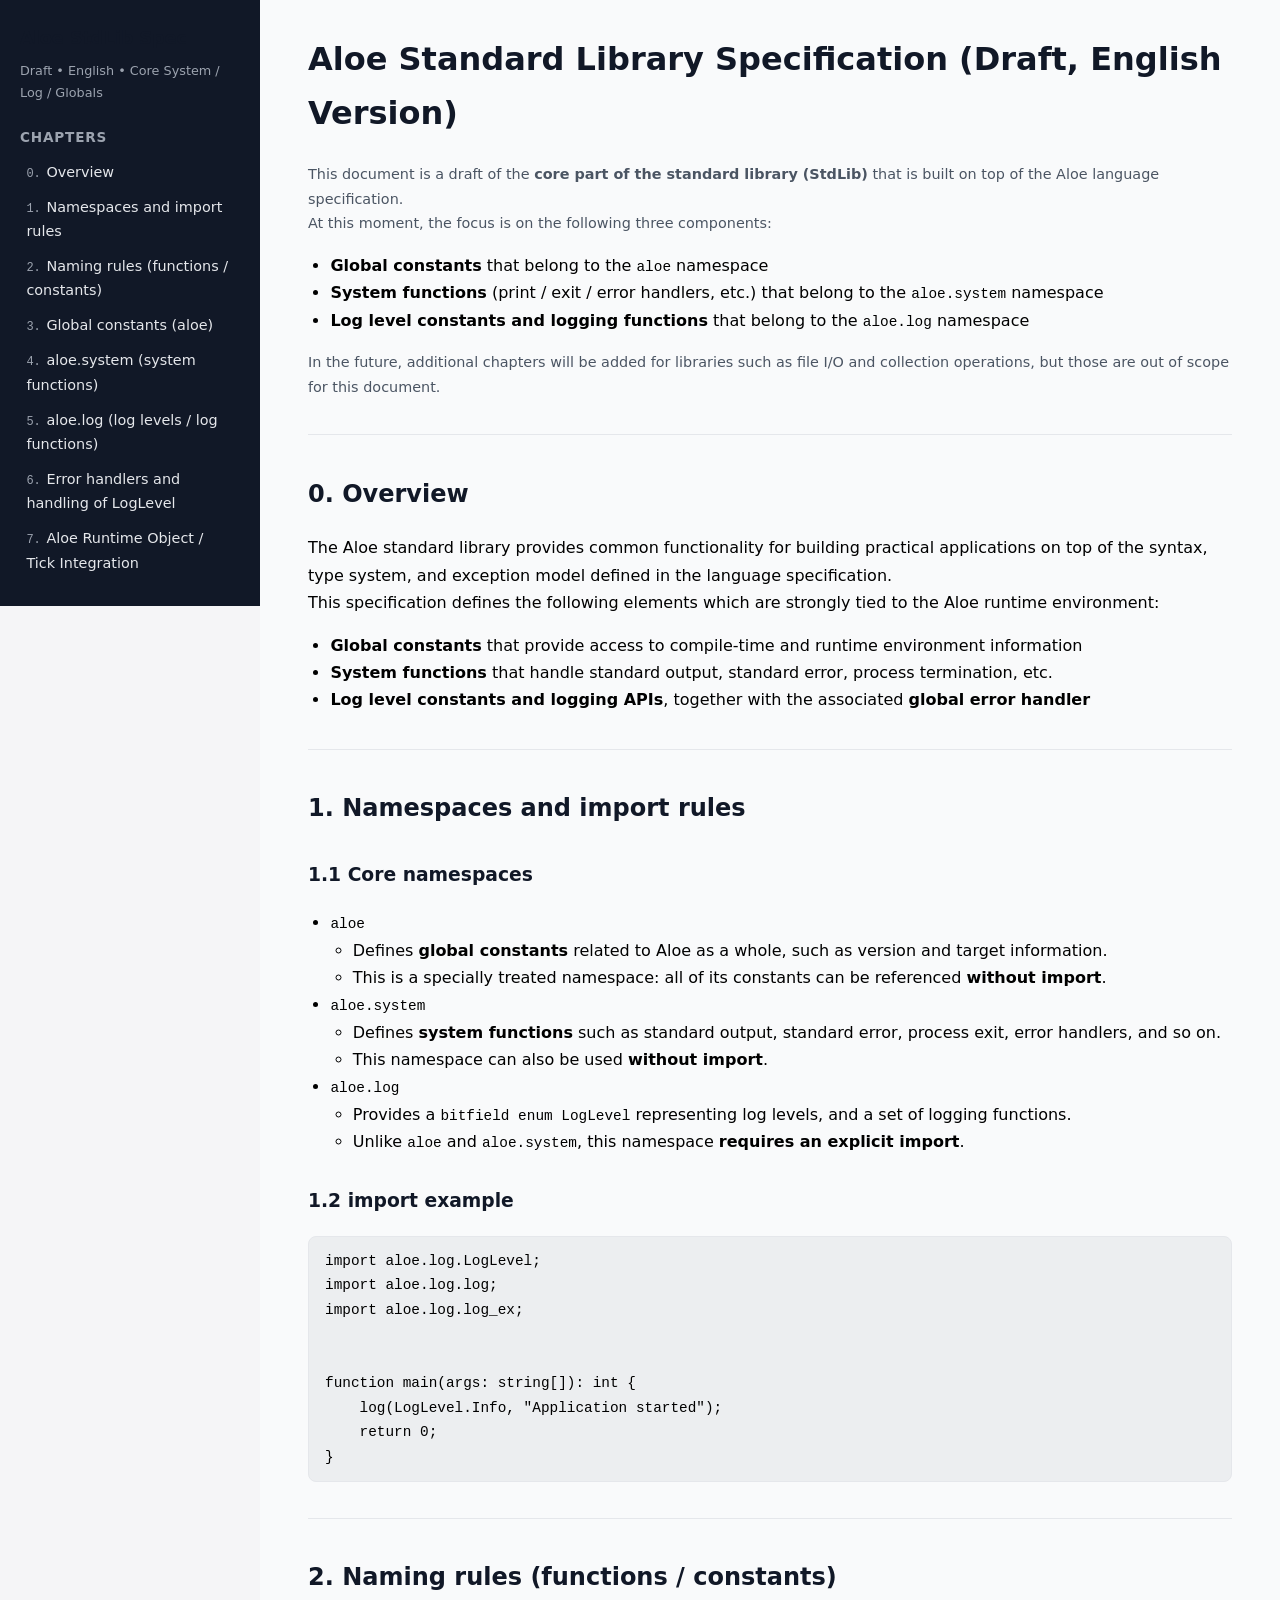
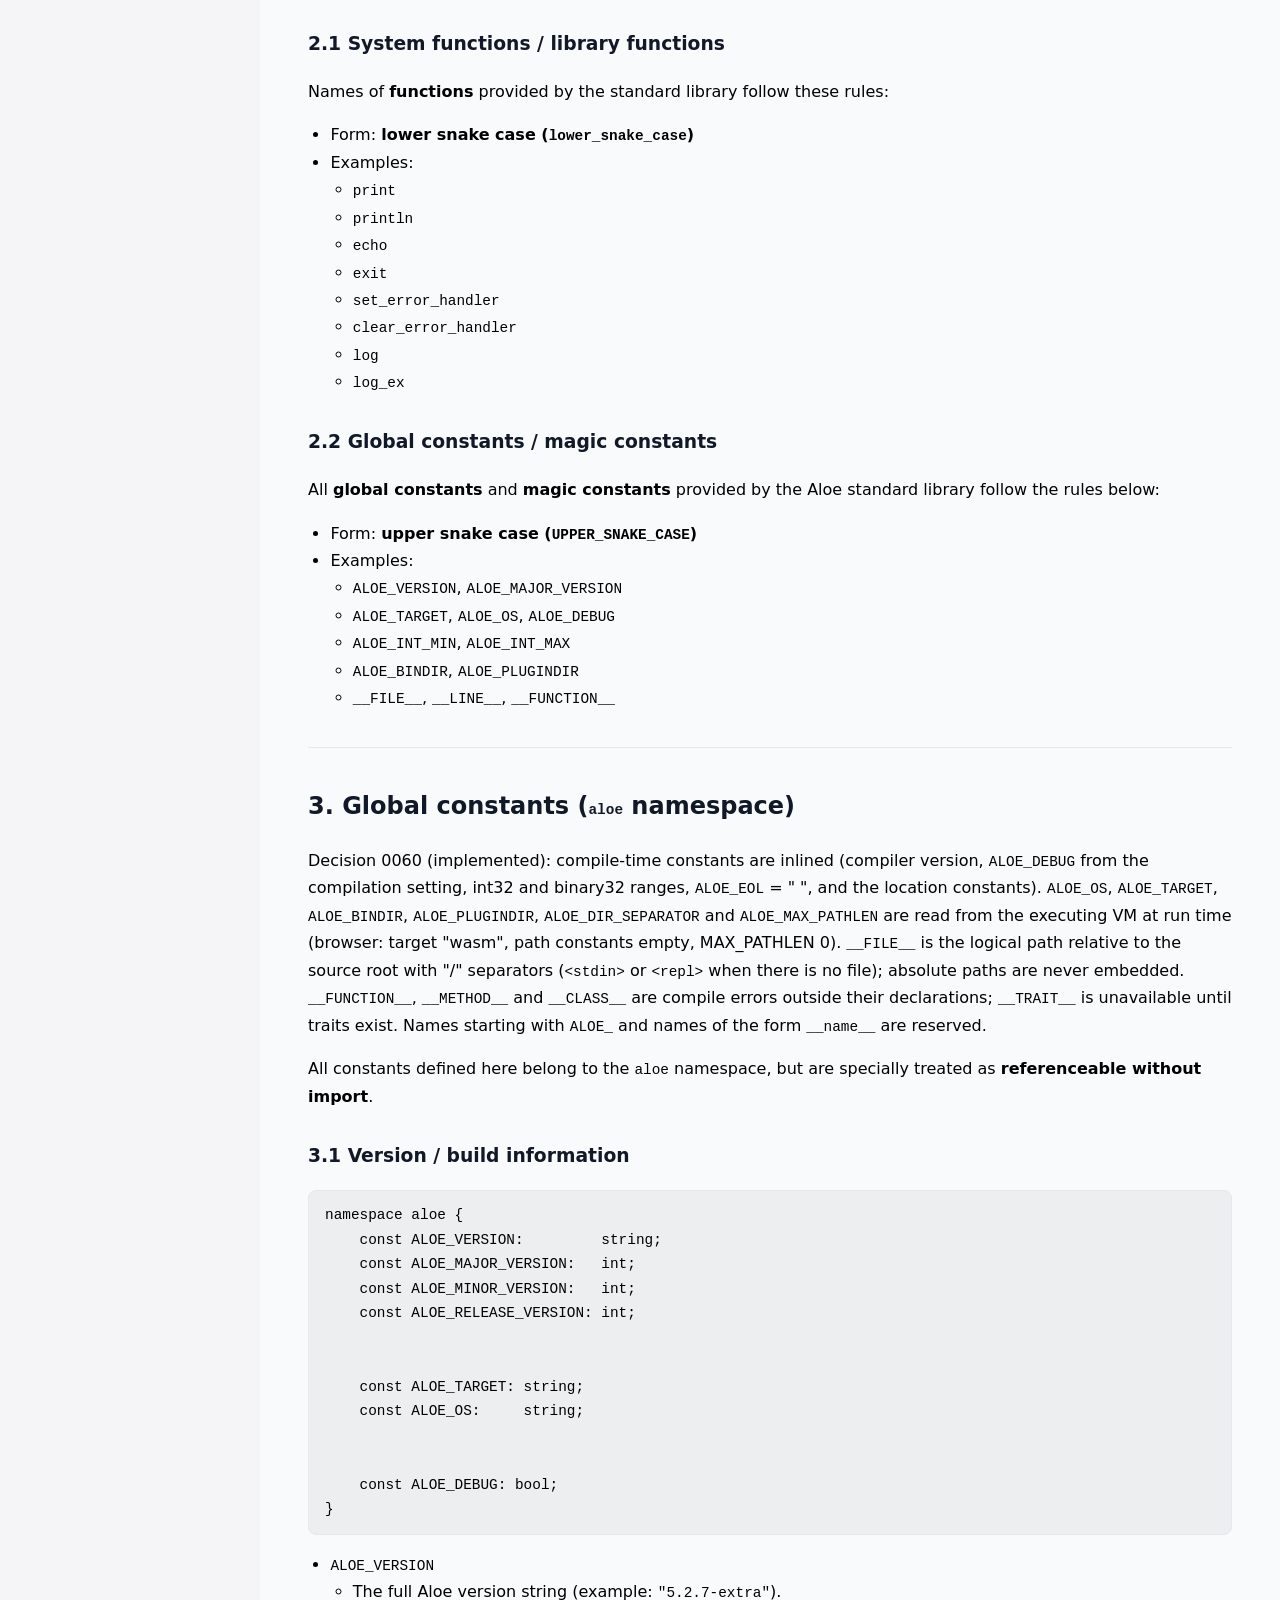
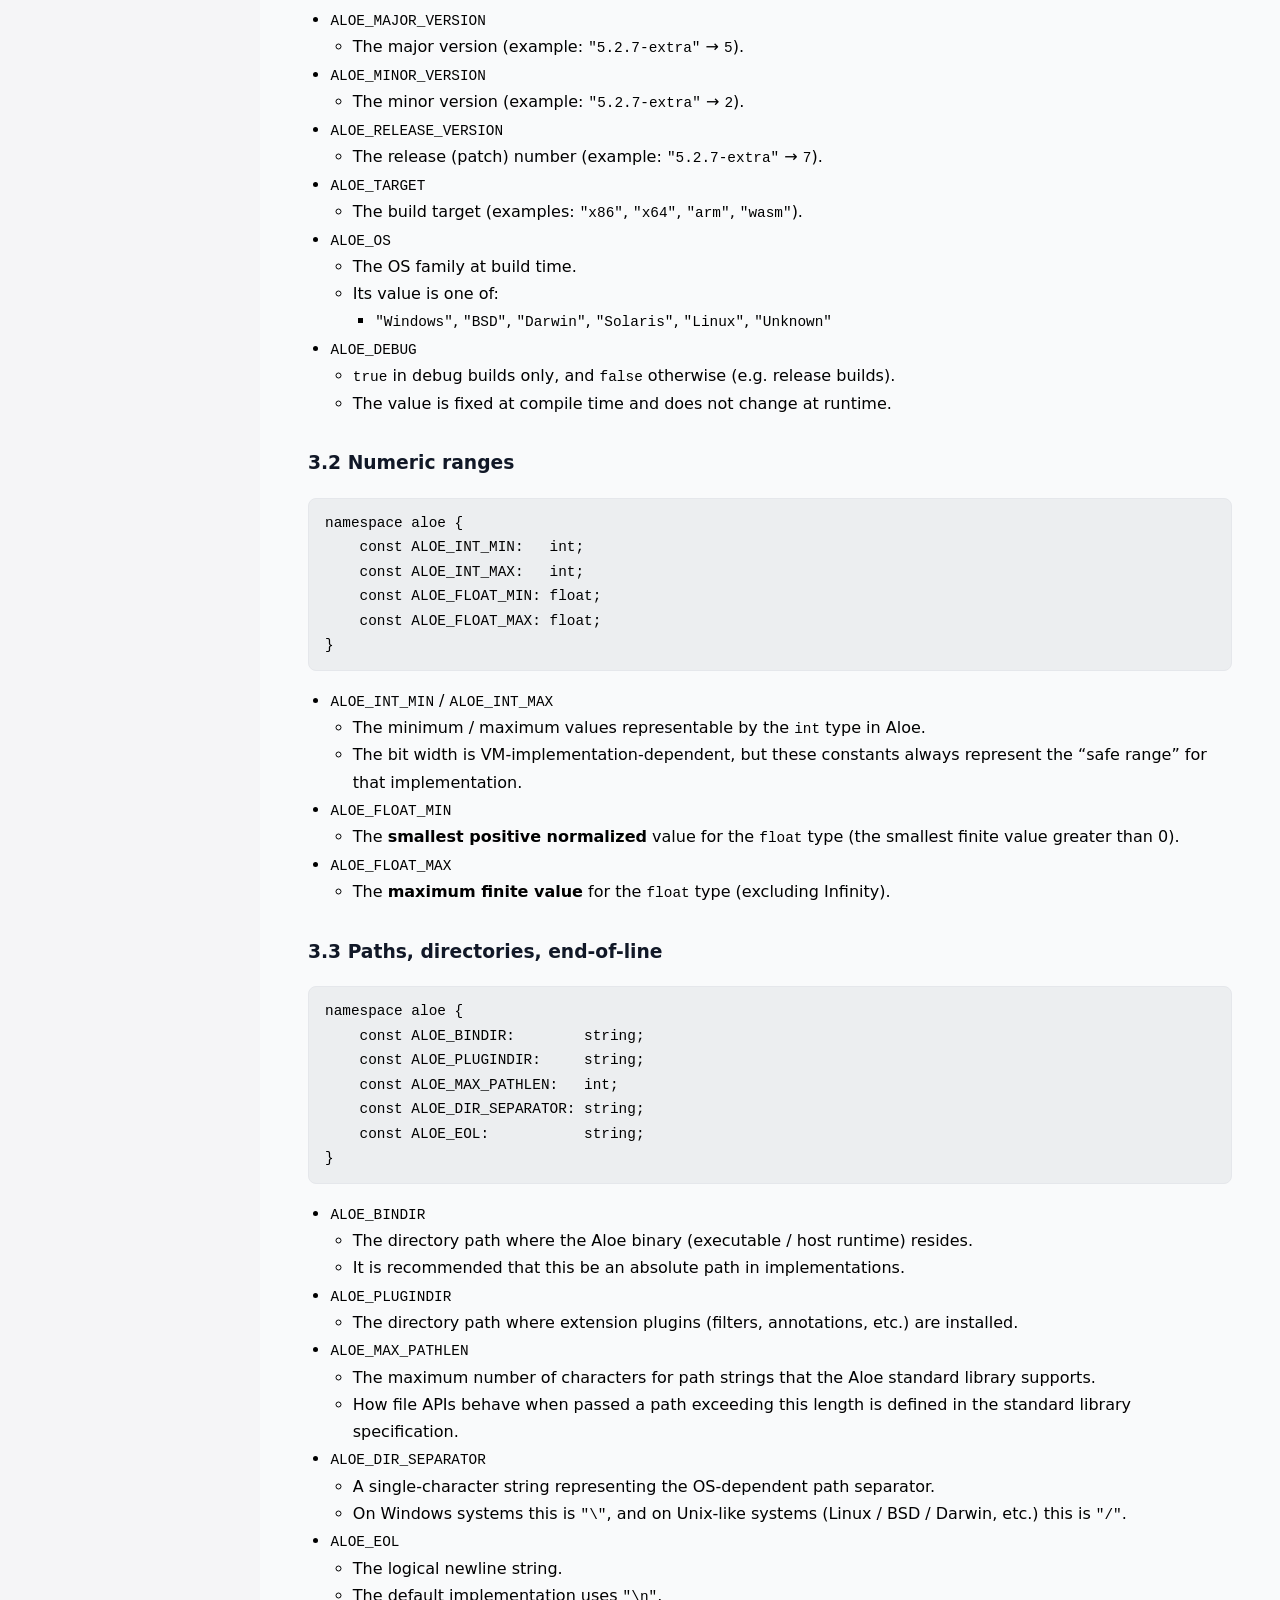
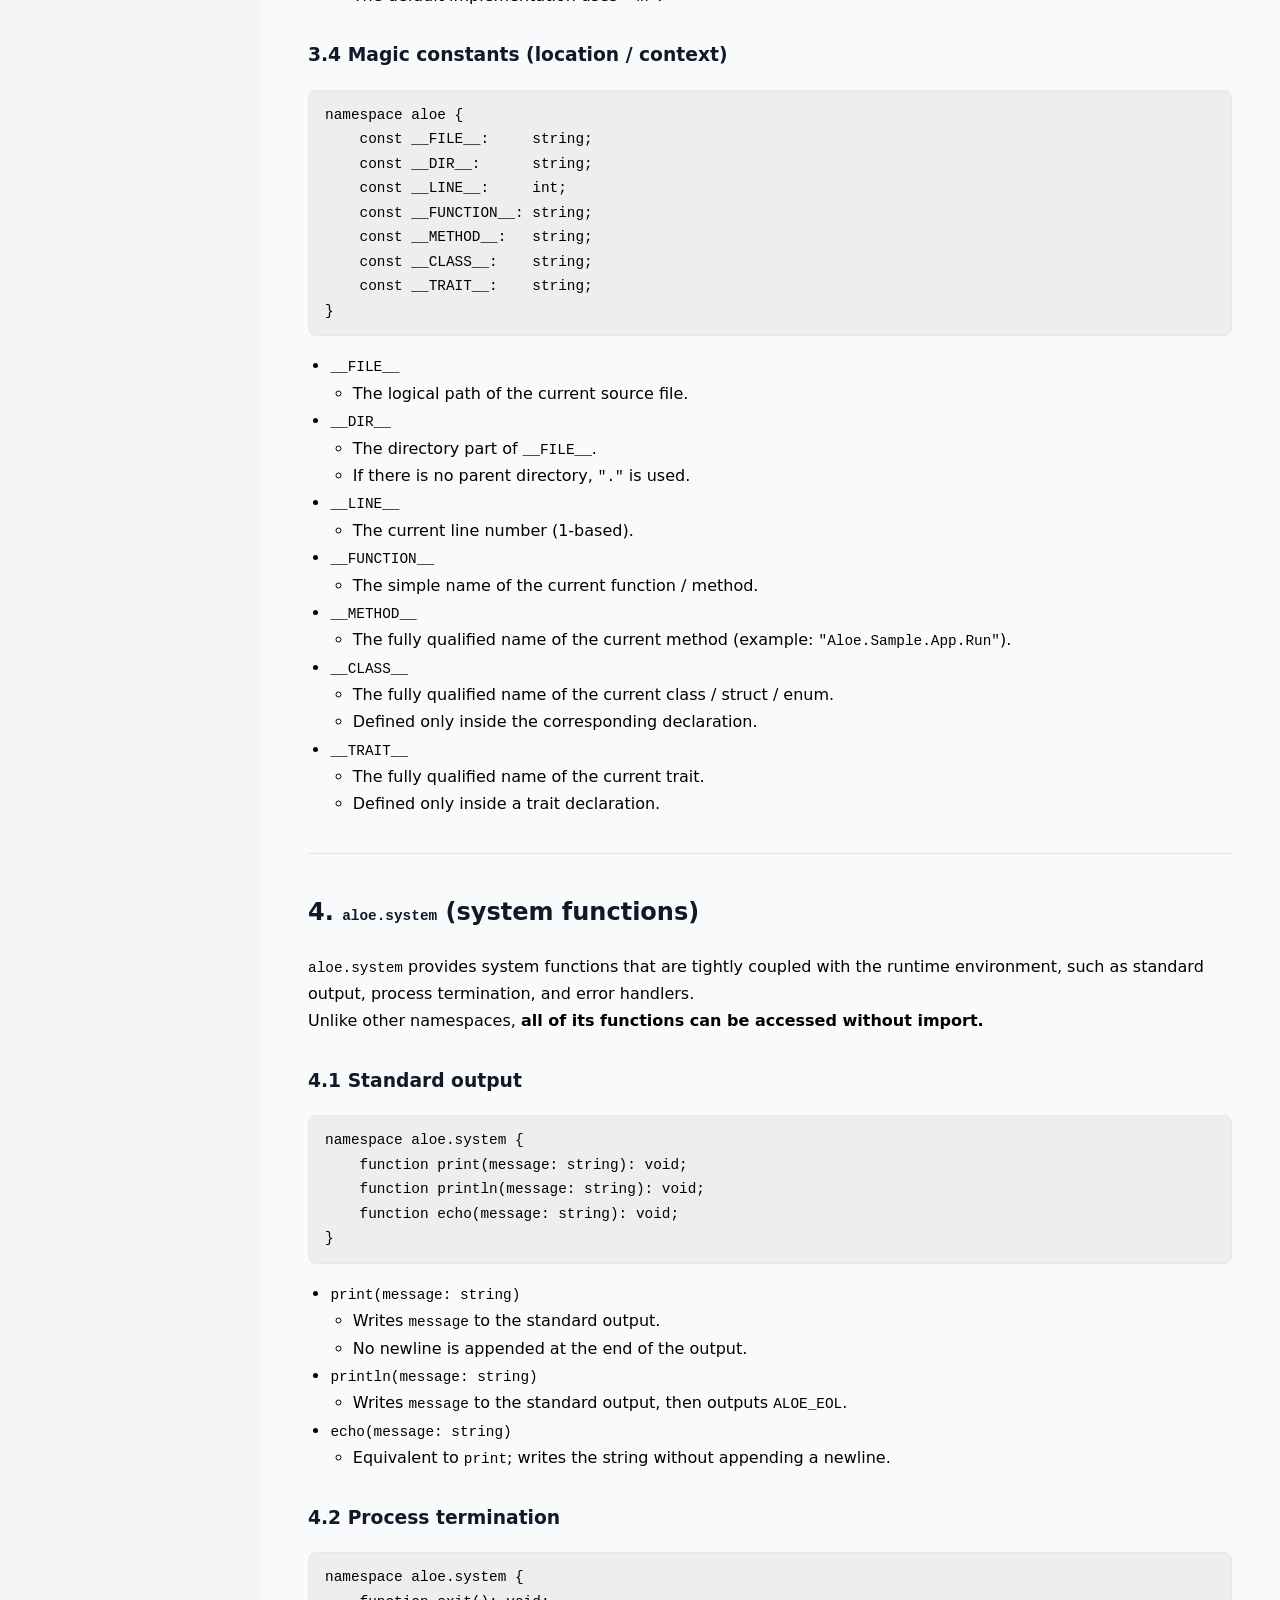
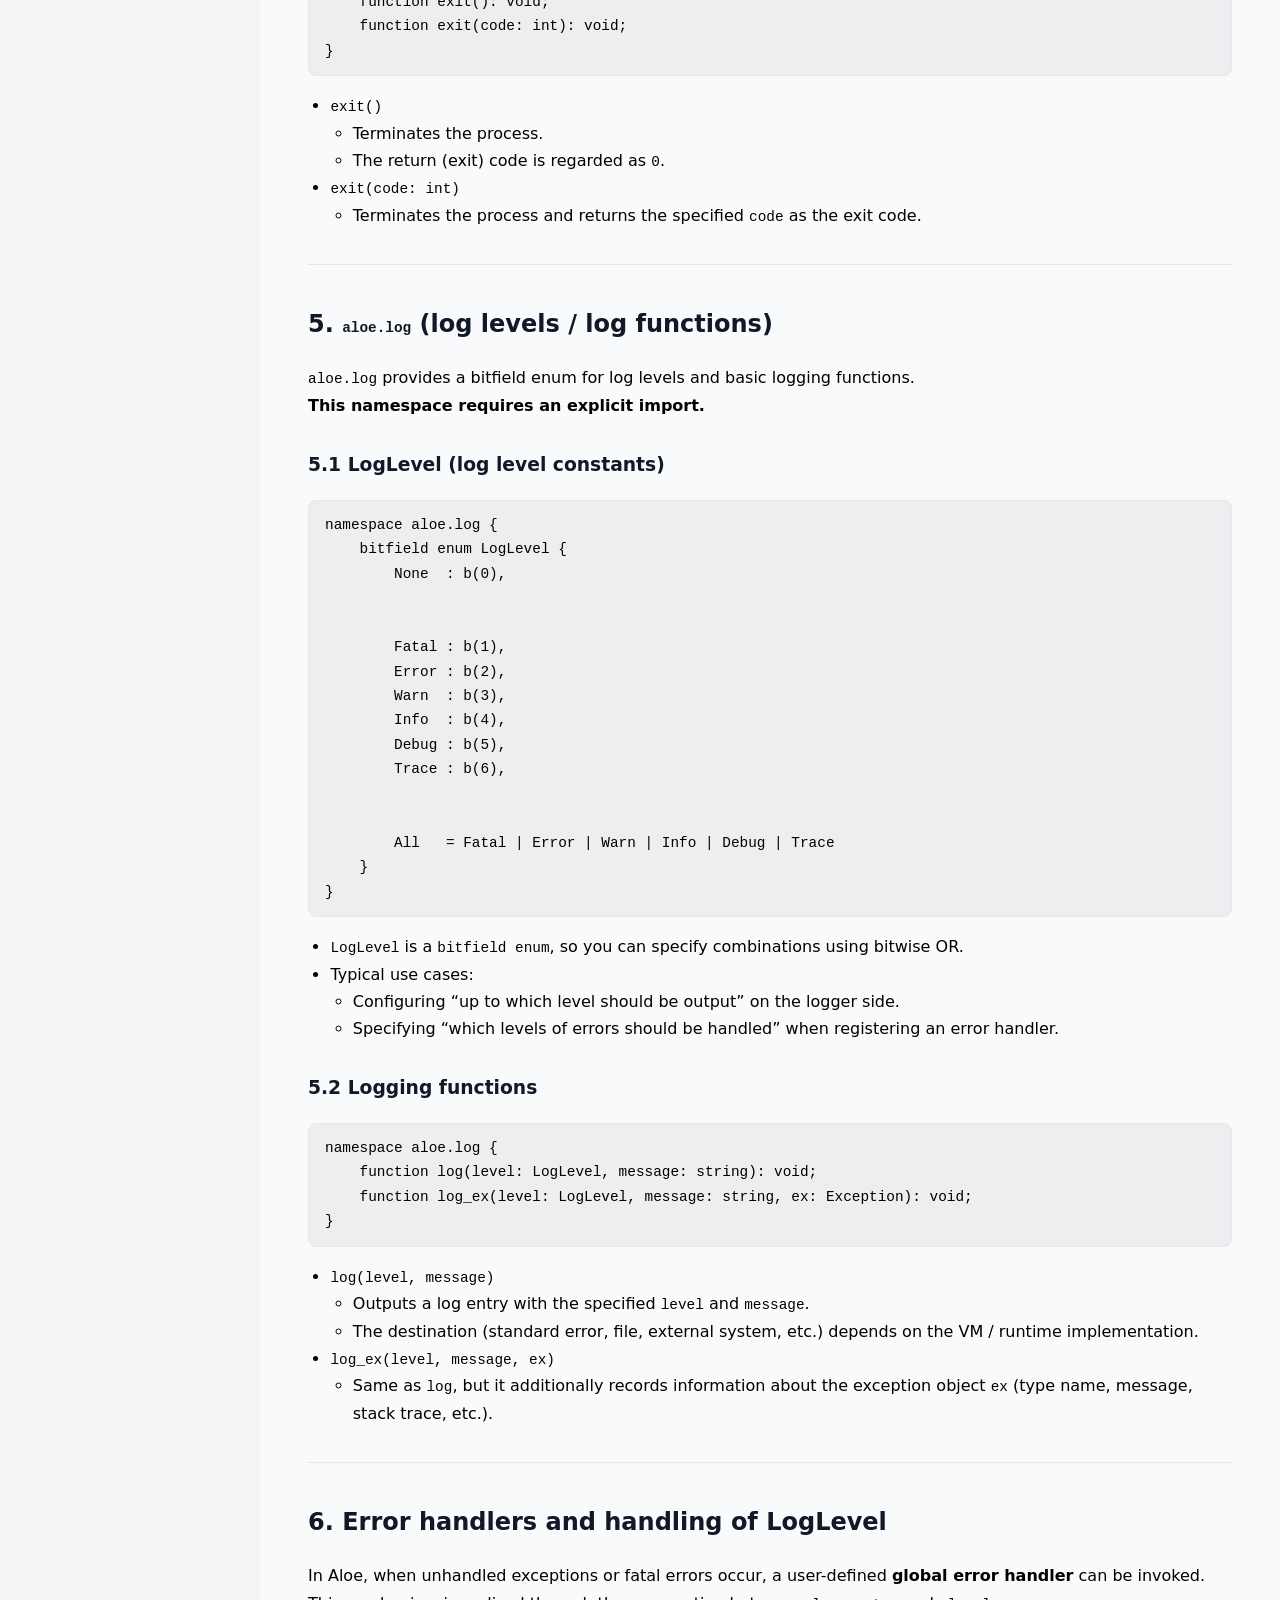
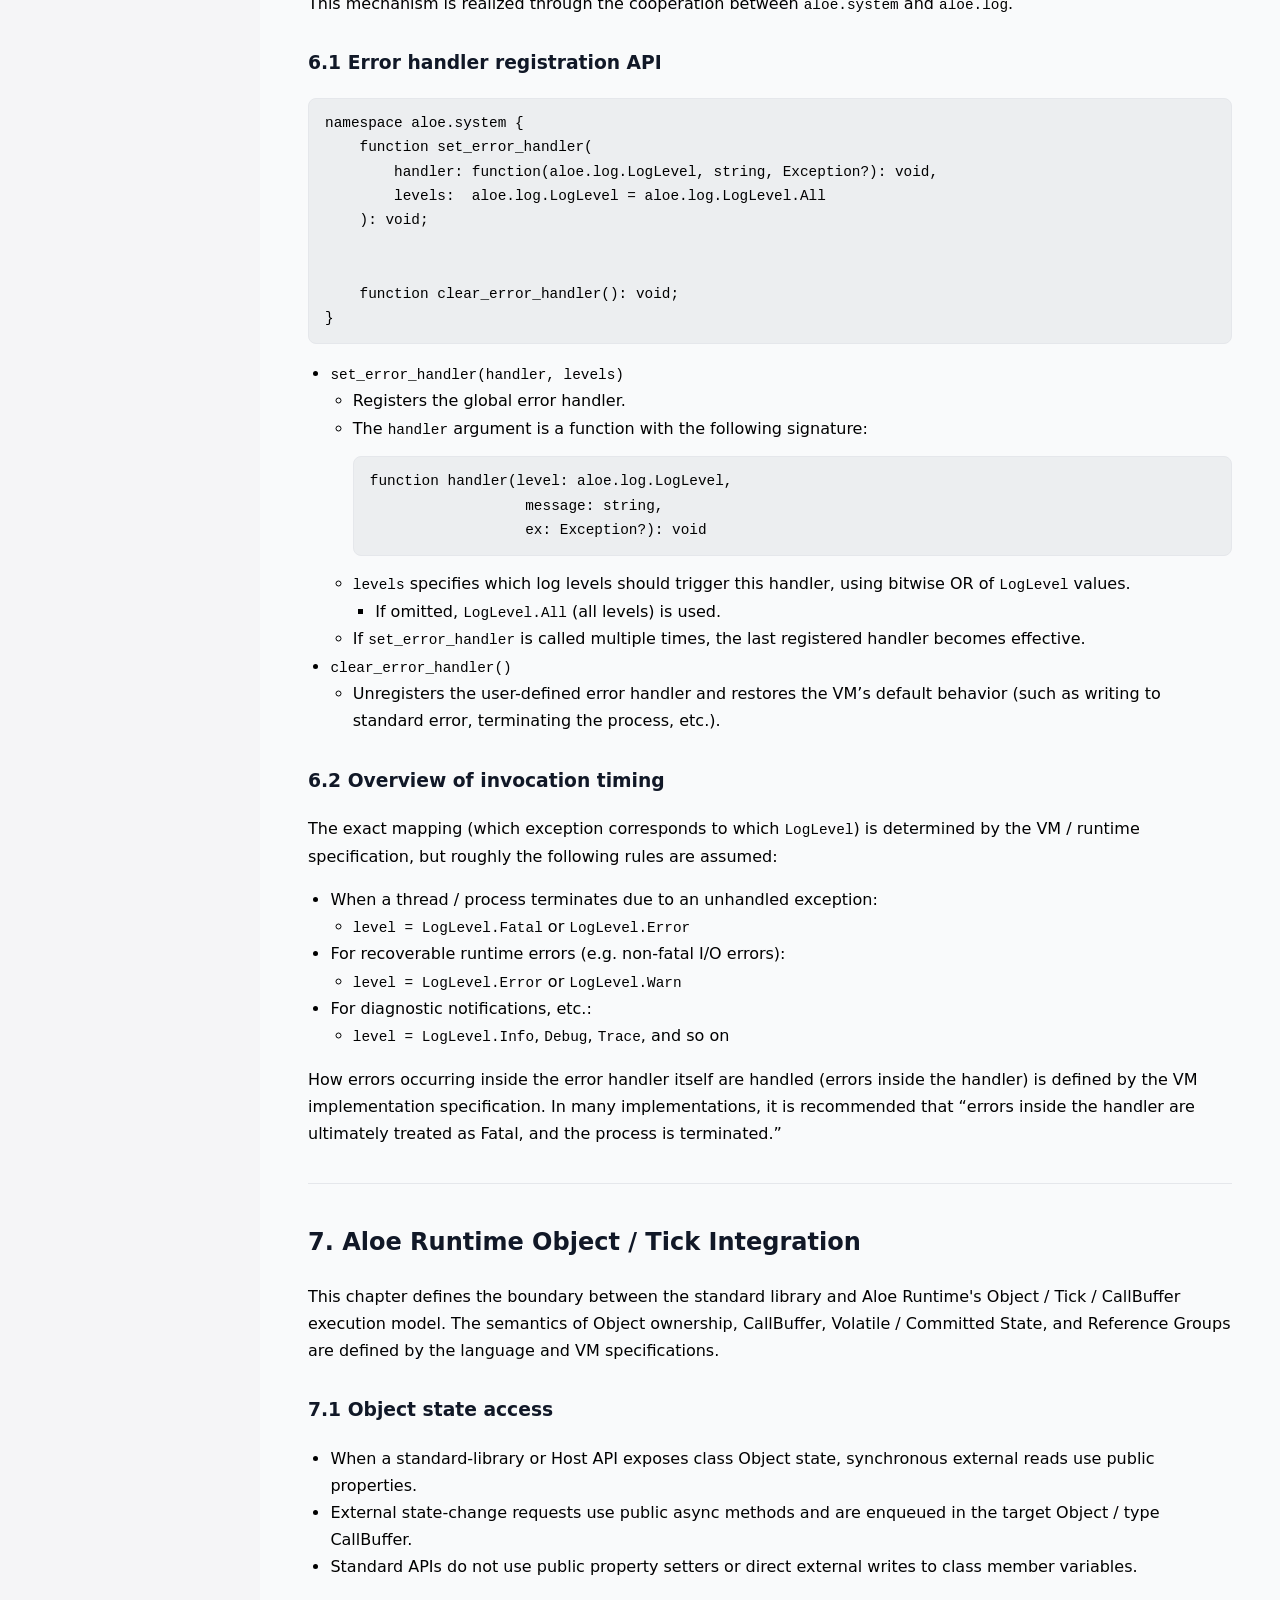
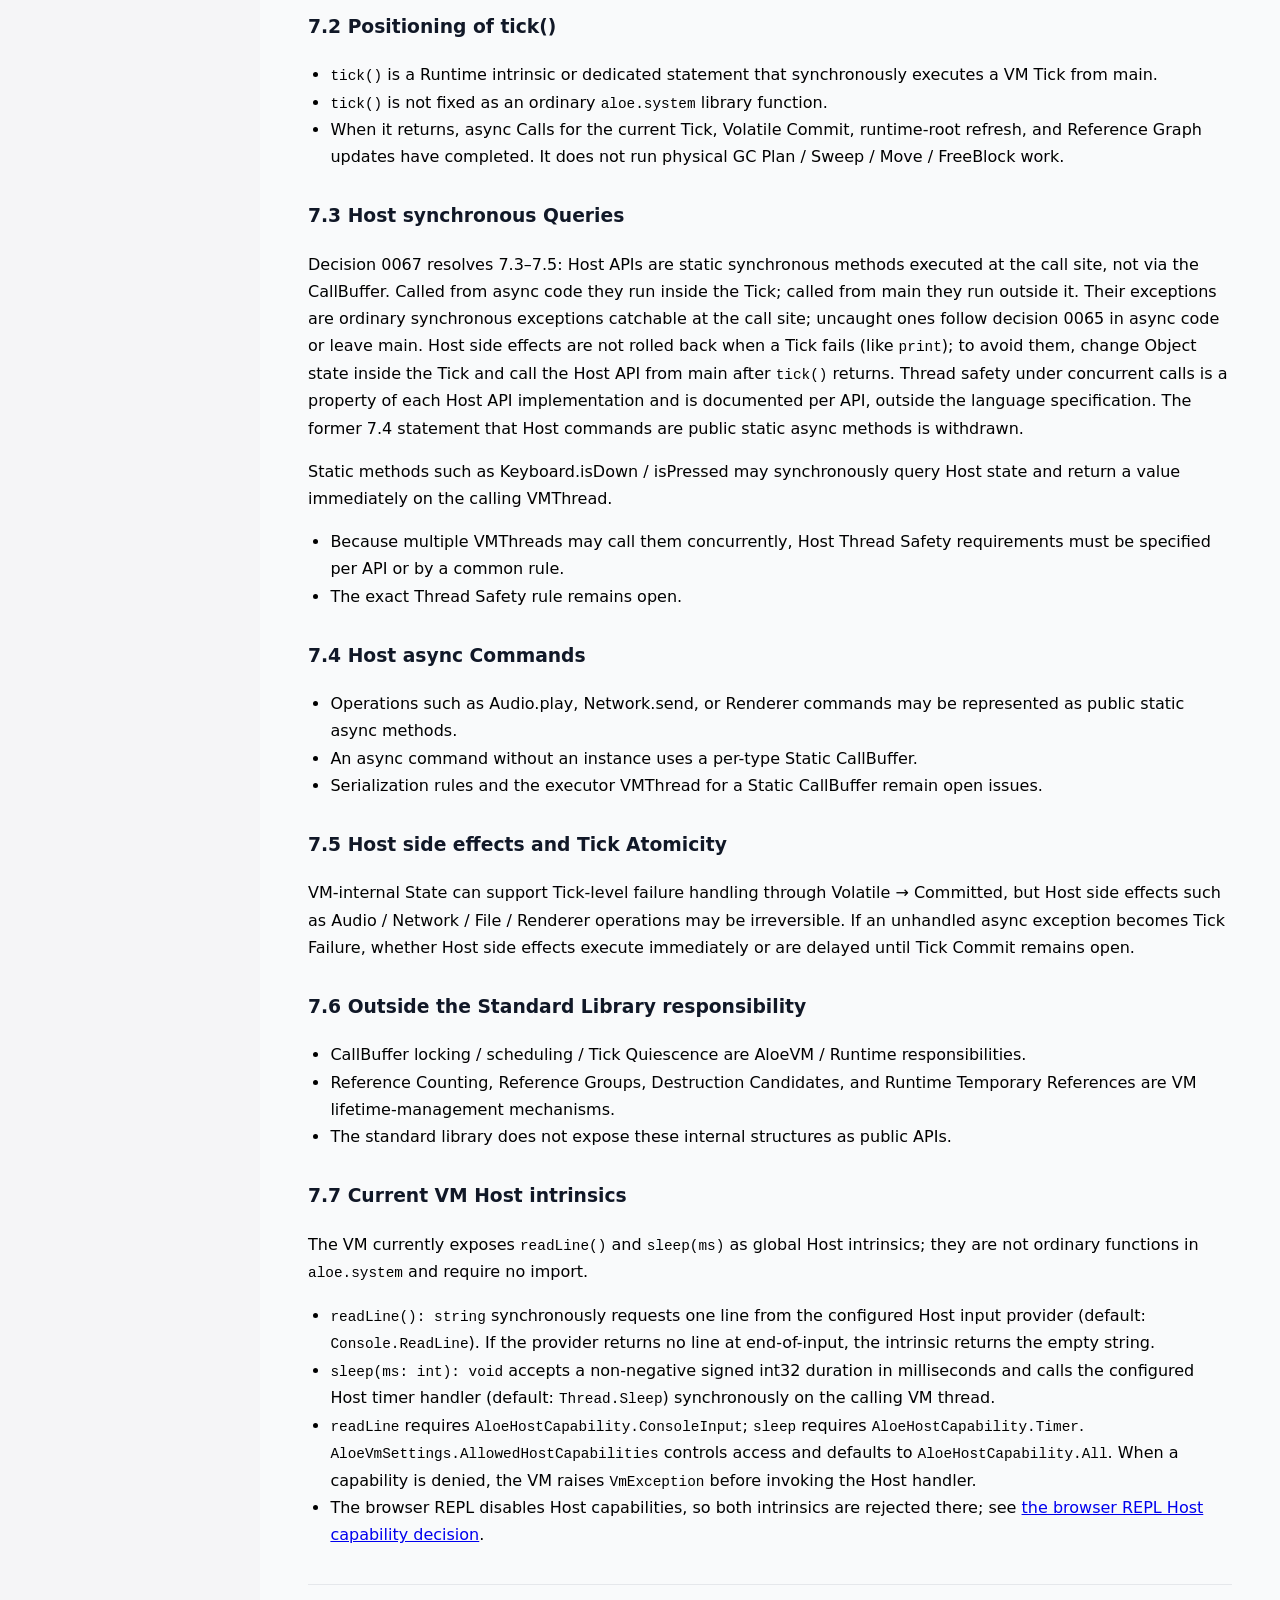
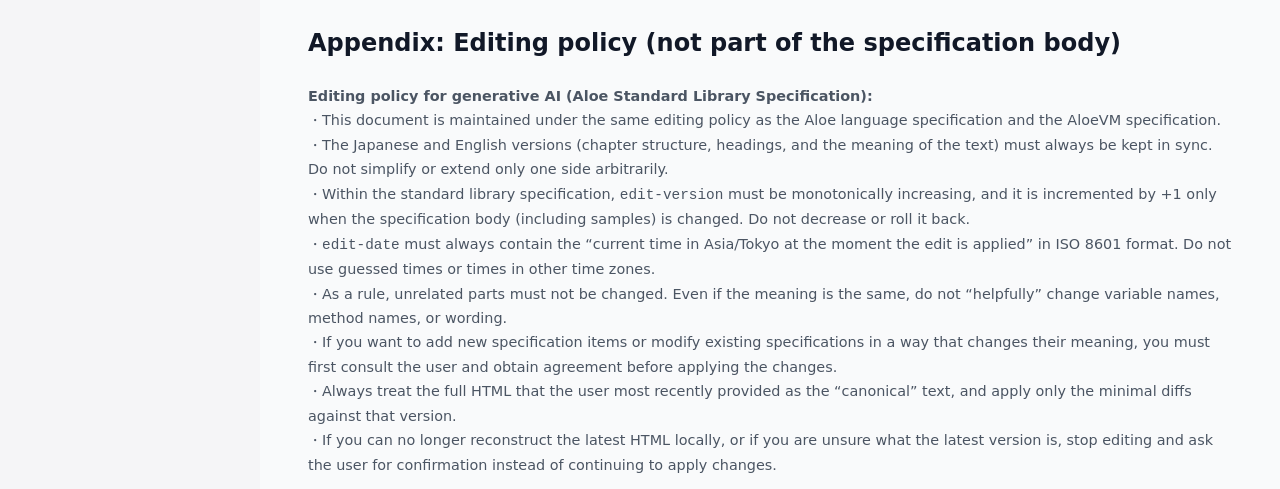
<file: Documents/en/Aloe-stdlib-spec.html>
﻿<!DOCTYPE html>
<html lang="en">
<head>
  <meta charset="UTF-8">
  <title>Aloe Standard Library Specification (Draft, English Version)</title>
  <meta name="edit-version" content="7">
  <meta name="edit-date" content="2026-10-19T05:23:00+09:00">
  <style>
    :root {
      color-scheme: light dark;
    }
    body {
      margin: 0;
      font-family: system-ui, -apple-system, BlinkMacSystemFont, "Segoe UI",
                   "Hiragino Sans", "Yu Gothic", sans-serif;
      line-height: 1.7;
      background: #f5f5f7;
    }
    .layout {
      display: flex;
      min-height: 100vh;
    }
    .sidebar {
      width: 260px;
      background: #111827;
      color: #e5e7eb;
      padding: 1.5rem 1.25rem;
      box-sizing: border-box;
      position: sticky;
      top: 0;
      align-self: flex-start;
      max-height: 100vh;
      overflow-y: auto;
    }
    .sidebar h1 {
      font-size: 1.1rem;
      margin: 0 0 0.4rem;
    }
    .sidebar .subtitle {
      font-size: 0.8rem;
      color: #9ca3af;
      margin-bottom: 1.4rem;
    }
    .sidebar h2 {
      font-size: 0.85rem;
      margin: 1.2rem 0 0.4rem;
      text-transform: uppercase;
      letter-spacing: 0.06em;
      color: #9ca3af;
    }
    .sidebar nav ul {
      list-style: none;
      padding: 0;
      margin: 0;
      font-size: 0.9rem;
    }
    .sidebar nav li {
      margin: 0.15rem 0;
    }
    .sidebar a {
      color: inherit;
      text-decoration: none;
      display: block;
      padding: 0.25rem 0.4rem;
      border-radius: 0.35rem;
    }
    .sidebar a:hover {
      background: #1f2937;
    }
    .sidebar .chapter-index {
      font-family: "JetBrains Mono", "Cascadia Code", Consolas, monospace;
      font-size: 0.75rem;
      color: #9ca3af;
      margin-right: 0.35rem;
    }


    .content {
      flex: 1;
      max-width: 1100px;
      padding: 2rem 3rem;
      box-sizing: border-box;
      margin: 0 auto;
      background: #f9fafb;
    }
    h1, h2, h3, h4, h5 {
      margin-top: 1.6em;
      color: #111827;
    }
    h1 {
      margin-top: 0;
    }
    pre, code {
      font-family: "JetBrains Mono", "Cascadia Code", Consolas,
                   "Ricty Diminished", monospace;
      font-size: 0.9rem;
    }
    pre {
      background: #1118270d;
      padding: 0.75rem 1rem;
      border-radius: 0.5rem;
      overflow-x: auto;
      border: 1px solid #e5e7eb;
    }
    ul, ol {
      padding-left: 1.4em;
    }
    hr {
      margin: 2.2rem 0;
      border: none;
      border-top: 1px solid #e5e7eb;
    }
    .note {
      font-size: 0.9rem;
      color: #4b5563;
    }
    .tag {
      display: inline-block;
      font-size: 0.7rem;
      padding: 0.15rem 0.4rem;
      border-radius: 999px;
      border: 1px solid #d1d5db;
      background: #f3f4f6;
      color: #4b5563;
      margin-left: 0.4rem;
    }
  </style>
</head>
<body>
<div class="layout">


  <!-- Left sidebar menu -->
  <aside class="sidebar">
    <h1>Aloe StdLib Spec</h1>
    <div class="subtitle">Draft • English • Core System / Log / Globals</div>


    <h2>Chapters</h2>
    <nav>
      <ul>
        <li><a href="#ch0"><span class="chapter-index">0.</span>Overview</a></li>
        <li><a href="#ch1"><span class="chapter-index">1.</span>Namespaces and import rules</a></li>
        <li><a href="#ch2"><span class="chapter-index">2.</span>Naming rules (functions / constants)</a></li>
        <li><a href="#ch3"><span class="chapter-index">3.</span>Global constants (aloe)</a></li>
        <li><a href="#ch4"><span class="chapter-index">4.</span>aloe.system (system functions)</a></li>
        <li><a href="#ch5"><span class="chapter-index">5.</span>aloe.log (log levels / log functions)</a></li>
        <li><a href="#ch6"><span class="chapter-index">6.</span>Error handlers and handling of LogLevel</a></li>
        <li><a href="#ch7"><span class="chapter-index">7.</span>Aloe Runtime Object / Tick Integration</a></li>
      </ul>
    </nav>
  </aside>


  <!-- Main content -->
  <main class="content">
    <h1 id="top">Aloe Standard Library Specification (Draft, English Version)</h1>
    <p class="note">
      This document is a draft of the <strong>core part of the standard library (StdLib)</strong>
      that is built on top of the Aloe language specification.<br>
      At this moment, the focus is on the following three components:
    </p>
    <ul>
      <li><strong>Global constants</strong> that belong to the <code>aloe</code> namespace</li>
      <li><strong>System functions</strong> (print / exit / error handlers, etc.) that belong to the <code>aloe.system</code> namespace</li>
      <li><strong>Log level constants and logging functions</strong> that belong to the <code>aloe.log</code> namespace</li>
    </ul>
    <p class="note">
      In the future, additional chapters will be added for libraries such as file I/O and collection operations,
      but those are out of scope for this document.
    </p>


    <hr>


    <h2 id="ch0">0. Overview</h2>
    <p>
      The Aloe standard library provides common functionality for building practical applications
      on top of the syntax, type system, and exception model defined in the language specification.<br>
      This specification defines the following elements which are strongly tied to the Aloe runtime environment:
    </p>
    <ul>
      <li><strong>Global constants</strong> that provide access to compile-time and runtime environment information</li>
      <li><strong>System functions</strong> that handle standard output, standard error, process termination, etc.</li>
      <li><strong>Log level constants and logging APIs</strong>, together with the associated <strong>global error handler</strong></li>
    </ul>


    <hr>


    <h2 id="ch1">1. Namespaces and import rules</h2>


    <h3>1.1 Core namespaces</h3>
    <ul>
      <li><code>aloe</code>
        <ul>
          <li>Defines <strong>global constants</strong> related to Aloe as a whole, such as version and target information.</li>
          <li>This is a specially treated namespace: all of its constants can be referenced <strong>without import</strong>.</li>
        </ul>
      </li>
      <li><code>aloe.system</code>
        <ul>
          <li>Defines <strong>system functions</strong> such as standard output, standard error, process exit, error handlers, and so on.</li>
          <li>This namespace can also be used <strong>without import</strong>.</li>
        </ul>
      </li>
      <li><code>aloe.log</code>
        <ul>
          <li>Provides a <code>bitfield enum LogLevel</code> representing log levels, and a set of logging functions.</li>
          <li>Unlike <code>aloe</code> and <code>aloe.system</code>, this namespace <strong>requires an explicit import</strong>.</li>
        </ul>
      </li>
    </ul>


    <h3>1.2 import example</h3>
<pre><code>import aloe.log.LogLevel;
import aloe.log.log;
import aloe.log.log_ex;


function main(args: string[]): int {
    log(LogLevel.Info, "Application started");
    return 0;
}
</code></pre>


    <hr>


    <h2 id="ch2">2. Naming rules (functions / constants)</h2>


    <h3>2.1 System functions / library functions</h3>
    <p>
      Names of <strong>functions</strong> provided by the standard library follow these rules:
    </p>
    <ul>
      <li>Form: <strong>lower snake case (<code>lower_snake_case</code>)</strong></li>
      <li>Examples:
        <ul>
          <li><code>print</code></li>
          <li><code>println</code></li>
          <li><code>echo</code></li>
          <li><code>exit</code></li>
          <li><code>set_error_handler</code></li>
          <li><code>clear_error_handler</code></li>
          <li><code>log</code></li>
          <li><code>log_ex</code></li>
        </ul>
      </li>
    </ul>


    <h3>2.2 Global constants / magic constants</h3>
    <p>
      All <strong>global constants</strong> and <strong>magic constants</strong> provided by the Aloe standard library
      follow the rules below:
    </p>
    <ul>
      <li>Form: <strong>upper snake case (<code>UPPER_SNAKE_CASE</code>)</strong></li>
      <li>Examples:
        <ul>
          <li><code>ALOE_VERSION</code>, <code>ALOE_MAJOR_VERSION</code></li>
          <li><code>ALOE_TARGET</code>, <code>ALOE_OS</code>, <code>ALOE_DEBUG</code></li>
          <li><code>ALOE_INT_MIN</code>, <code>ALOE_INT_MAX</code></li>
          <li><code>ALOE_BINDIR</code>, <code>ALOE_PLUGINDIR</code></li>
          <li><code>__FILE__</code>, <code>__LINE__</code>, <code>__FUNCTION__</code></li>
        </ul>
      </li>
    </ul>


    <hr>


    <h2 id="ch3">3. Global constants (<code>aloe</code> namespace)</h2>
      <p>Decision 0060 (implemented): compile-time constants are inlined (compiler version, <code>ALOE_DEBUG</code> from the compilation setting, int32 and binary32 ranges, <code>ALOE_EOL</code> = "
", and the location constants). <code>ALOE_OS</code>, <code>ALOE_TARGET</code>, <code>ALOE_BINDIR</code>, <code>ALOE_PLUGINDIR</code>, <code>ALOE_DIR_SEPARATOR</code> and <code>ALOE_MAX_PATHLEN</code> are read from the executing VM at run time (browser: target "wasm", path constants empty, MAX_PATHLEN 0). <code>__FILE__</code> is the logical path relative to the source root with "/" separators (<code>&lt;stdin&gt;</code> or <code>&lt;repl&gt;</code> when there is no file); absolute paths are never embedded. <code>__FUNCTION__</code>, <code>__METHOD__</code> and <code>__CLASS__</code> are compile errors outside their declarations; <code>__TRAIT__</code> is unavailable until traits exist. Names starting with <code>ALOE_</code> and names of the form <code>__name__</code> are reserved.</p>


    <p>
      All constants defined here belong to the <code>aloe</code> namespace,
      but are specially treated as <strong>referenceable without import</strong>.
    </p>


    <h3>3.1 Version / build information</h3>
<pre><code>namespace aloe {
    const ALOE_VERSION:         string;
    const ALOE_MAJOR_VERSION:   int;
    const ALOE_MINOR_VERSION:   int;
    const ALOE_RELEASE_VERSION: int;


    const ALOE_TARGET: string;
    const ALOE_OS:     string;


    const ALOE_DEBUG: bool;
}
</code></pre>
    <ul>
      <li><code>ALOE_VERSION</code>
        <ul>
          <li>The full Aloe version string (example: <code>"5.2.7-extra"</code>).</li>
        </ul>
      </li>
      <li><code>ALOE_MAJOR_VERSION</code>
        <ul>
          <li>The major version (example: <code>"5.2.7-extra"</code> → <code>5</code>).</li>
        </ul>
      </li>
      <li><code>ALOE_MINOR_VERSION</code>
        <ul>
          <li>The minor version (example: <code>"5.2.7-extra"</code> → <code>2</code>).</li>
        </ul>
      </li>
      <li><code>ALOE_RELEASE_VERSION</code>
        <ul>
          <li>The release (patch) number (example: <code>"5.2.7-extra"</code> → <code>7</code>).</li>
        </ul>
      </li>
      <li><code>ALOE_TARGET</code>
        <ul>
          <li>The build target (examples: <code>"x86"</code>, <code>"x64"</code>, <code>"arm"</code>, <code>"wasm"</code>).</li>
        </ul>
      </li>
      <li><code>ALOE_OS</code>
        <ul>
          <li>The OS family at build time.</li>
          <li>Its value is one of:
            <ul>
              <li><code>"Windows"</code>, <code>"BSD"</code>, <code>"Darwin"</code>, <code>"Solaris"</code>, <code>"Linux"</code>, <code>"Unknown"</code></li>
            </ul>
          </li>
        </ul>
      </li>
      <li><code>ALOE_DEBUG</code>
        <ul>
          <li><code>true</code> in debug builds only, and <code>false</code> otherwise (e.g. release builds).</li>
          <li>The value is fixed at compile time and does not change at runtime.</li>
        </ul>
      </li>
    </ul>


    <h3>3.2 Numeric ranges</h3>
<pre><code>namespace aloe {
    const ALOE_INT_MIN:   int;
    const ALOE_INT_MAX:   int;
    const ALOE_FLOAT_MIN: float;
    const ALOE_FLOAT_MAX: float;
}
</code></pre>
    <ul>
      <li><code>ALOE_INT_MIN</code> / <code>ALOE_INT_MAX</code>
        <ul>
          <li>The minimum / maximum values representable by the <code>int</code> type in Aloe.</li>
          <li>The bit width is VM-implementation-dependent, but these constants always represent
              the “safe range” for that implementation.</li>
        </ul>
      </li>
      <li><code>ALOE_FLOAT_MIN</code>
        <ul>
          <li>The <strong>smallest positive normalized</strong> value for the <code>float</code> type
              (the smallest finite value greater than 0).</li>
        </ul>
      </li>
      <li><code>ALOE_FLOAT_MAX</code>
        <ul>
          <li>The <strong>maximum finite value</strong> for the <code>float</code> type (excluding Infinity).</li>
        </ul>
      </li>
    </ul>


    <h3>3.3 Paths, directories, end-of-line</h3>
<pre><code>namespace aloe {
    const ALOE_BINDIR:        string;
    const ALOE_PLUGINDIR:     string;
    const ALOE_MAX_PATHLEN:   int;
    const ALOE_DIR_SEPARATOR: string;
    const ALOE_EOL:           string;
}
</code></pre>
    <ul>
      <li><code>ALOE_BINDIR</code>
        <ul>
          <li>The directory path where the Aloe binary (executable / host runtime) resides.</li>
          <li>It is recommended that this be an absolute path in implementations.</li>
        </ul>
      </li>
      <li><code>ALOE_PLUGINDIR</code>
        <ul>
          <li>The directory path where extension plugins (filters, annotations, etc.) are installed.</li>
        </ul>
      </li>
      <li><code>ALOE_MAX_PATHLEN</code>
        <ul>
          <li>The maximum number of characters for path strings that the Aloe standard library supports.</li>
          <li>How file APIs behave when passed a path exceeding this length is defined in the standard library specification.</li>
        </ul>
      </li>
      <li><code>ALOE_DIR_SEPARATOR</code>
        <ul>
          <li>A single-character string representing the OS-dependent path separator.</li>
          <li>On Windows systems this is <code>"\"</code>, and on Unix-like systems (Linux / BSD / Darwin, etc.) this is <code>"/"</code>.</li>
        </ul>
      </li>
      <li><code>ALOE_EOL</code>
        <ul>
          <li>The logical newline string.</li>
          <li>The default implementation uses <code>"\n"</code>.</li>
        </ul>
      </li>
    </ul>


    <h3>3.4 Magic constants (location / context)</h3>
<pre><code>namespace aloe {
    const __FILE__:     string;
    const __DIR__:      string;
    const __LINE__:     int;
    const __FUNCTION__: string;
    const __METHOD__:   string;
    const __CLASS__:    string;
    const __TRAIT__:    string;
}
</code></pre>
    <ul>
      <li><code>__FILE__</code>
        <ul>
          <li>The logical path of the current source file.</li>
        </ul>
      </li>
      <li><code>__DIR__</code>
        <ul>
          <li>The directory part of <code>__FILE__</code>.</li>
          <li>If there is no parent directory, <code>"."</code> is used.</li>
        </ul>
      </li>
      <li><code>__LINE__</code>
        <ul>
          <li>The current line number (1-based).</li>
        </ul>
      </li>
      <li><code>__FUNCTION__</code>
        <ul>
          <li>The simple name of the current function / method.</li>
        </ul>
      </li>
      <li><code>__METHOD__</code>
        <ul>
          <li>The fully qualified name of the current method (example: <code>"Aloe.Sample.App.Run"</code>).</li>
        </ul>
      </li>
      <li><code>__CLASS__</code>
        <ul>
          <li>The fully qualified name of the current class / struct / enum.</li>
          <li>Defined only inside the corresponding declaration.</li>
        </ul>
      </li>
      <li><code>__TRAIT__</code>
        <ul>
          <li>The fully qualified name of the current trait.</li>
          <li>Defined only inside a trait declaration.</li>
        </ul>
      </li>
    </ul>


    <hr>


    <h2 id="ch4">4. <code>aloe.system</code> (system functions)</h2>


    <p>
      <code>aloe.system</code> provides system functions that are tightly coupled with the runtime environment,
      such as standard output, process termination, and error handlers.<br>
      Unlike other namespaces, <strong>all of its functions can be accessed without import.</strong>
    </p>


    <h3>4.1 Standard output</h3>
<pre><code>namespace aloe.system {
    function print(message: string): void;
    function println(message: string): void;
    function echo(message: string): void;
}
</code></pre>
    <ul>
      <li><code>print(message: string)</code>
        <ul>
          <li>Writes <code>message</code> to the standard output.</li>
          <li>No newline is appended at the end of the output.</li>
        </ul>
      </li>
      <li><code>println(message: string)</code>
        <ul>
          <li>Writes <code>message</code> to the standard output, then outputs <code>ALOE_EOL</code>.</li>
        </ul>
      </li>
      <li><code>echo(message: string)</code>
        <ul>
          <li>Equivalent to <code>print</code>; writes the string without appending a newline.</li>
        </ul>
      </li>
    </ul>


    <h3>4.2 Process termination</h3>
<pre><code>namespace aloe.system {
    function exit(): void;
    function exit(code: int): void;
}
</code></pre>
    <ul>
      <li><code>exit()</code>
        <ul>
          <li>Terminates the process.</li>
          <li>The return (exit) code is regarded as <code>0</code>.</li>
        </ul>
      </li>
      <li><code>exit(code: int)</code>
        <ul>
          <li>Terminates the process and returns the specified <code>code</code> as the exit code.</li>
        </ul>
      </li>
    </ul>


    <hr>


    <h2 id="ch5">5. <code>aloe.log</code> (log levels / log functions)</h2>


    <p>
      <code>aloe.log</code> provides a bitfield enum for log levels and basic logging functions.<br>
      <strong>This namespace requires an explicit import.</strong>
    </p>


    <h3>5.1 LogLevel (log level constants)</h3>
<pre><code>namespace aloe.log {
    bitfield enum LogLevel {
        None  : b(0),


        Fatal : b(1),
        Error : b(2),
        Warn  : b(3),
        Info  : b(4),
        Debug : b(5),
        Trace : b(6),


        All   = Fatal | Error | Warn | Info | Debug | Trace
    }
}
</code></pre>
    <ul>
      <li><code>LogLevel</code> is a <code>bitfield enum</code>, so you can specify combinations using bitwise OR.</li>
      <li>Typical use cases:
        <ul>
          <li>Configuring “up to which level should be output” on the logger side.</li>
          <li>Specifying “which levels of errors should be handled” when registering an error handler.</li>
        </ul>
      </li>
    </ul>


    <h3>5.2 Logging functions</h3>
<pre><code>namespace aloe.log {
    function log(level: LogLevel, message: string): void;
    function log_ex(level: LogLevel, message: string, ex: Exception): void;
}
</code></pre>
    <ul>
      <li><code>log(level, message)</code>
        <ul>
          <li>Outputs a log entry with the specified <code>level</code> and <code>message</code>.</li>
          <li>The destination (standard error, file, external system, etc.) depends on the VM / runtime implementation.</li>
        </ul>
      </li>
      <li><code>log_ex(level, message, ex)</code>
        <ul>
          <li>Same as <code>log</code>, but it additionally records information about the exception object <code>ex</code>
              (type name, message, stack trace, etc.).</li>
        </ul>
      </li>
    </ul>


    <hr>


    <h2 id="ch6">6. Error handlers and handling of LogLevel</h2>


    <p>
      In Aloe, when unhandled exceptions or fatal errors occur, a user-defined
      <strong>global error handler</strong> can be invoked.
      This mechanism is realized through the cooperation between <code>aloe.system</code> and <code>aloe.log</code>.
    </p>


    <h3>6.1 Error handler registration API</h3>
<pre><code>namespace aloe.system {
    function set_error_handler(
        handler: function(aloe.log.LogLevel, string, Exception?): void,
        levels:  aloe.log.LogLevel = aloe.log.LogLevel.All
    ): void;


    function clear_error_handler(): void;
}
</code></pre>
    <ul>
      <li><code>set_error_handler(handler, levels)</code>
        <ul>
          <li>Registers the global error handler.</li>
          <li>The <code>handler</code> argument is a function with the following signature:
<pre><code>function handler(level: aloe.log.LogLevel,
                  message: string,
                  ex: Exception?): void
</code></pre>
          </li>
          <li><code>levels</code> specifies which log levels should trigger this handler, using bitwise OR of <code>LogLevel</code> values.
            <ul>
              <li>If omitted, <code>LogLevel.All</code> (all levels) is used.</li>
            </ul>
          </li>
          <li>If <code>set_error_handler</code> is called multiple times, the last registered handler becomes effective.</li>
        </ul>
      </li>
      <li><code>clear_error_handler()</code>
        <ul>
          <li>Unregisters the user-defined error handler and restores the VM’s default behavior
              (such as writing to standard error, terminating the process, etc.).</li>
        </ul>
      </li>
    </ul>


    <h3>6.2 Overview of invocation timing</h3>
    <p>
      The exact mapping (which exception corresponds to which <code>LogLevel</code>) is determined
      by the VM / runtime specification, but roughly the following rules are assumed:
    </p>
    <ul>
      <li>When a thread / process terminates due to an unhandled exception:
        <ul>
          <li><code>level = LogLevel.Fatal</code> or <code>LogLevel.Error</code></li>
        </ul>
      </li>
      <li>For recoverable runtime errors (e.g. non-fatal I/O errors):
        <ul>
          <li><code>level = LogLevel.Error</code> or <code>LogLevel.Warn</code></li>
        </ul>
      </li>
      <li>For diagnostic notifications, etc.:
        <ul>
          <li><code>level = LogLevel.Info</code>, <code>Debug</code>, <code>Trace</code>, and so on</li>
        </ul>
      </li>
    </ul>
    <p>
      How errors occurring inside the error handler itself are handled (errors inside the handler)
      is defined by the VM implementation specification.
      In many implementations, it is recommended that “errors inside the handler are ultimately treated as Fatal,
      and the process is terminated.”
    </p>
    <hr>


    <h2 id="ch7">7. Aloe Runtime Object / Tick Integration</h2>
    <p>
      This chapter defines the boundary between the standard library and Aloe Runtime's Object / Tick / CallBuffer execution model.
      The semantics of Object ownership, CallBuffer, Volatile / Committed State, and Reference Groups are defined by the language and VM specifications.
    </p>


    <h3>7.1 Object state access</h3>
    <ul>
      <li>When a standard-library or Host API exposes class Object state, synchronous external reads use public properties.</li>
      <li>External state-change requests use public async methods and are enqueued in the target Object / type CallBuffer.</li>
      <li>Standard APIs do not use public property setters or direct external writes to class member variables.</li>
    </ul>


    <h3>7.2 Positioning of tick()</h3>
    <ul>
      <li><code>tick()</code> is a Runtime intrinsic or dedicated statement that synchronously executes a VM Tick from main.</li>
      <li><code>tick()</code> is not fixed as an ordinary <code>aloe.system</code> library function.</li>
      <li>When it returns, async Calls for the current Tick, Volatile Commit, runtime-root refresh, and Reference Graph updates have completed. It does not run physical GC Plan / Sweep / Move / FreeBlock work.</li>
    </ul>


    <h3>7.3 Host synchronous Queries</h3>
      <p>Decision 0067 resolves 7.3–7.5: Host APIs are static synchronous methods executed at the call site, not via the CallBuffer. Called from async code they run inside the Tick; called from main they run outside it. Their exceptions are ordinary synchronous exceptions catchable at the call site; uncaught ones follow decision 0065 in async code or leave main. Host side effects are not rolled back when a Tick fails (like <code>print</code>); to avoid them, change Object state inside the Tick and call the Host API from main after <code>tick()</code> returns. Thread safety under concurrent calls is a property of each Host API implementation and is documented per API, outside the language specification. The former 7.4 statement that Host commands are public static async methods is withdrawn.</p>
    <p>
      Static methods such as Keyboard.isDown / isPressed may synchronously query Host state and return a value immediately on the calling VMThread.
    </p>
    <ul>
      <li>Because multiple VMThreads may call them concurrently, Host Thread Safety requirements must be specified per API or by a common rule.</li>
      <li>The exact Thread Safety rule remains open.</li>
    </ul>


    <h3>7.4 Host async Commands</h3>
    <ul>
      <li>Operations such as Audio.play, Network.send, or Renderer commands may be represented as public static async methods.</li>
      <li>An async command without an instance uses a per-type Static CallBuffer.</li>
      <li>Serialization rules and the executor VMThread for a Static CallBuffer remain open issues.</li>
    </ul>


    <h3>7.5 Host side effects and Tick Atomicity</h3>
    <p>
      VM-internal State can support Tick-level failure handling through Volatile → Committed,
      but Host side effects such as Audio / Network / File / Renderer operations may be irreversible.
      If an unhandled async exception becomes Tick Failure, whether Host side effects execute immediately or are delayed until Tick Commit remains open.
    </p>


    <h3>7.6 Outside the Standard Library responsibility</h3>
    <ul>
      <li>CallBuffer locking / scheduling / Tick Quiescence are AloeVM / Runtime responsibilities.</li>
      <li>Reference Counting, Reference Groups, Destruction Candidates, and Runtime Temporary References are VM lifetime-management mechanisms.</li>
      <li>The standard library does not expose these internal structures as public APIs.</li>
    </ul>


    <h3>7.7 Current VM Host intrinsics</h3>
    <p>
      The VM currently exposes <code>readLine()</code> and <code>sleep(ms)</code> as global Host intrinsics;
      they are not ordinary functions in <code>aloe.system</code> and require no import.
    </p>
    <ul>
      <li><code>readLine(): string</code> synchronously requests one line from the configured Host input provider (default: <code>Console.ReadLine</code>). If the provider returns no line at end-of-input, the intrinsic returns the empty string.</li>
      <li><code>sleep(ms: int): void</code> accepts a non-negative signed int32 duration in milliseconds and calls the configured Host timer handler (default: <code>Thread.Sleep</code>) synchronously on the calling VM thread.</li>
      <li><code>readLine</code> requires <code>AloeHostCapability.ConsoleInput</code>; <code>sleep</code> requires <code>AloeHostCapability.Timer</code>. <code>AloeVmSettings.AllowedHostCapabilities</code> controls access and defaults to <code>AloeHostCapability.All</code>. When a capability is denied, the VM raises <code>VmException</code> before invoking the Host handler.</li>
      <li>The browser REPL disables Host capabilities, so both intrinsics are rejected there; see <a href="../decisions/0019-browser-repl-host-capabilities.md">the browser REPL Host capability decision</a>.</li>
    </ul>


    <hr>


    <h2 id="editor-notes">Appendix: Editing policy (not part of the specification body)</h2>
    <p class="note">
      <strong>Editing policy for generative AI (Aloe Standard Library Specification):</strong><br>
      ・This document is maintained under the same editing policy as the Aloe language specification and the AloeVM specification.<br>
      ・The Japanese and English versions (chapter structure, headings, and the meaning of the text) must always be kept in sync.
        Do not simplify or extend only one side arbitrarily.<br>
      ・Within the standard library specification, <code>edit-version</code> must be monotonically increasing,
        and it is incremented by +1 only when the specification body (including samples) is changed.
        Do not decrease or roll it back.<br>
      ・<code>edit-date</code> must always contain the “current time in Asia/Tokyo at the moment the edit is applied”
        in ISO 8601 format. Do not use guessed times or times in other time zones.<br>
      ・As a rule, unrelated parts must not be changed.
        Even if the meaning is the same, do not “helpfully” change variable names, method names, or wording.<br>
      ・If you want to add new specification items or modify existing specifications in a way that changes their meaning,
        you must first consult the user and obtain agreement before applying the changes.<br>
      ・Always treat the full HTML that the user most recently provided as the “canonical” text,
        and apply only the minimal diffs against that version.<br>
      ・If you can no longer reconstruct the latest HTML locally, or if you are unsure what the latest version is,
        stop editing and ask the user for confirmation instead of continuing to apply changes.<br>
    </p>


  </main>
</div>
</body>
</html>
</file>
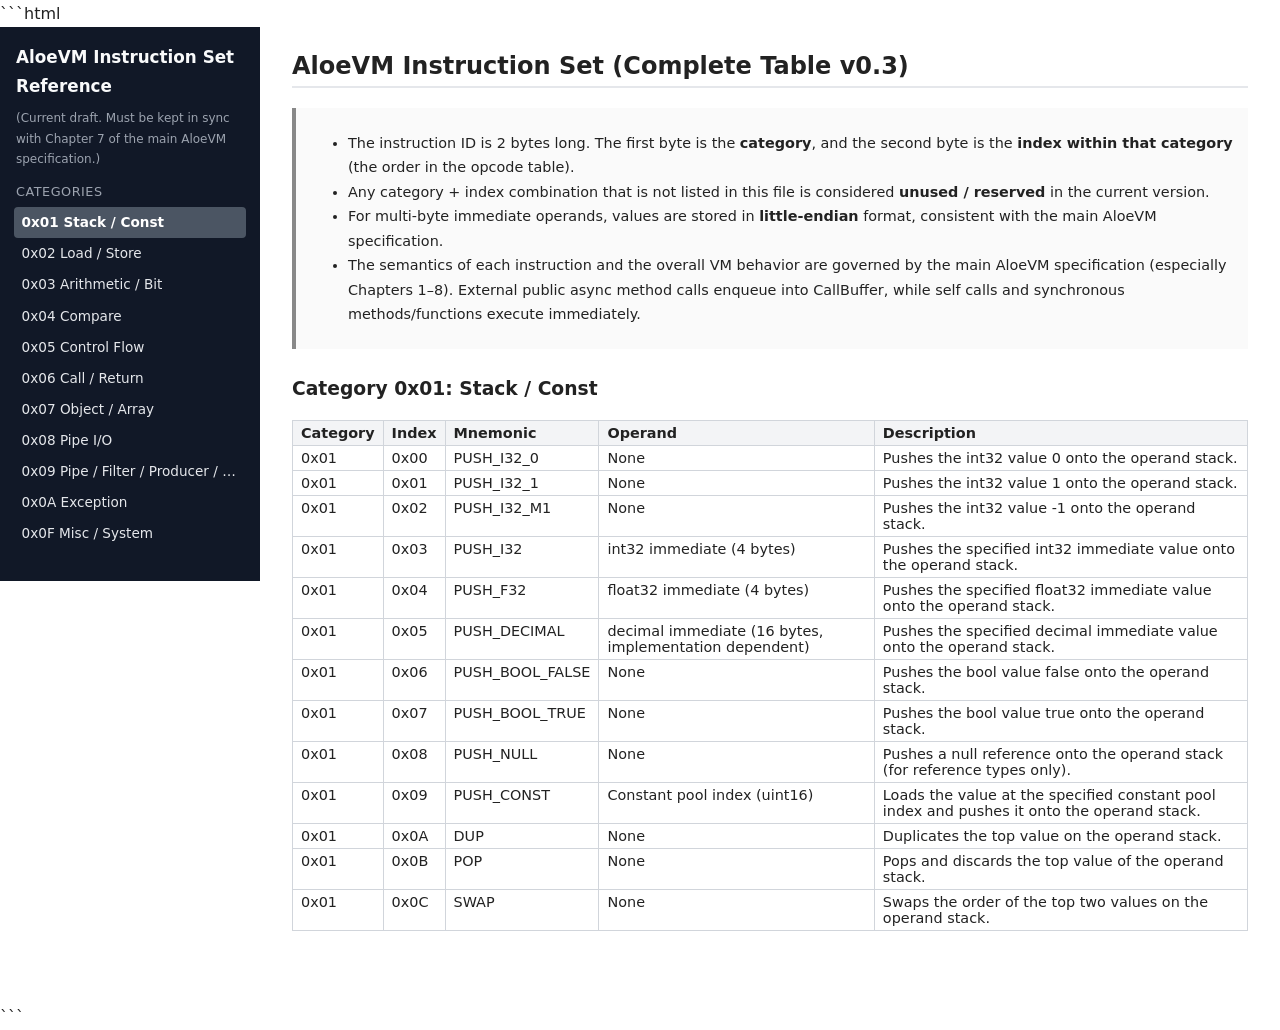
<file: Documents/en/Aloe-vm-opcode.html>
﻿```html
<!DOCTYPE html>
<html lang="en">
<head>
  <meta charset="UTF-8" />
  <title>AloeVM Instruction Set Reference (Draft)</title>
  <style>
    * { box-sizing: border-box; }
    body {
      margin: 0;
      font-family: system-ui, -apple-system, BlinkMacSystemFont, "Segoe UI", sans-serif;
      line-height: 1.7;
      color: #222;
    }
    .layout {
      display: flex;
      min-height: 100vh;
    }
    .sidebar {
      width: 260px;
      background: #111827;
      color: #f9fafb;
      padding: 1rem 0.75rem 2rem;
      position: sticky;
      top: 0;
      align-self: flex-start;
      max-height: 100vh;
      overflow-y: auto;
    }
    .sidebar h1 {
      font-size: 1.05rem;
      margin: 0 0 0.5rem;
      padding: 0 0.25rem;
    }
    .sidebar small {
      display: block;
      font-size: 0.75rem;
      color: #9ca3af;
      margin-bottom: 0.75rem;
      padding: 0 0.25rem;
    }
    .nav-section-title {
      font-size: 0.8rem;
      text-transform: uppercase;
      letter-spacing: 0.04em;
      color: #9ca3af;
      margin: 0.75rem 0 0.25rem;
      padding: 0 0.25rem;
    }
    .nav-list {
      list-style: none;
      margin: 0;
      padding: 0;
    }
    .nav-list li {
      margin: 0;
    }
    .nav-link {
      display: block;
      padding: 0.25rem 0.5rem;
      margin: 0 0.1rem;
      border-radius: 4px;
      font-size: 0.85rem;
      color: #e5e7eb;
      text-decoration: none;
      cursor: pointer;
      white-space: nowrap;
      overflow: hidden;
      text-overflow: ellipsis;
    }
    .nav-link:hover {
      background: #374151;
    }
    .nav-link.active {
      background: #4b5563;
      color: #ffffff;
      font-weight: 600;
    }
    .content {
      flex: 1;
      padding: 1.5rem 2rem 3rem;
      max-width: 1024px;
      margin: 0 auto;
    }
    h2, h3 {
      line-height: 1.3;
    }
    h2 {
      border-bottom: 2px solid #e5e7eb;
      padding-bottom: 0.25rem;
      margin-top: 0;
    }
    h3 {
      margin-top: 1.75rem;
    }
    .note {
      padding: 0.5rem 0.75rem;
      border-left: 4px solid #888;
      background: #fafafa;
      margin: 1rem 0 1.5rem;
      font-size: 0.9rem;
    }
    .table-wrap {
      overflow-x: auto;
      margin-bottom: 1.5rem;
    }
    table {
      border-collapse: collapse;
      font-size: 0.9rem;
      min-width: 640px;
    }
    th, td {
      border: 1px solid #d1d5db;
      padding: 0.25rem 0.5rem;
      text-align: left;
      vertical-align: top;
    }
    th {
      background: #f3f4f6;
      font-weight: 600;
      white-space: nowrap;
    }
    code {
      font-family: "SF Mono", Menlo, Consolas, monospace;
      font-size: 0.9rem;
    }
    @media (max-width: 800px) {
      .layout { flex-direction: column; }
      .sidebar {
        width: 100%;
        position: static;
        max-height: none;
        display: flex;
        flex-wrap: wrap;
      }
      .sidebar h1, .sidebar small, .nav-section-title {
        width: 100%;
      }
      .nav-list {
        display: flex;
        flex-wrap: wrap;
      }
      .nav-list li {
        flex: 0 0 50%;
      }
      .content {
        padding: 1rem 1rem 3rem;
      }
    }
  </style>
  <script>
    function showSection(id) {
      const sections = document.querySelectorAll('.op-section');
      sections.forEach(s => s.style.display = 'none');
      const target = document.getElementById(id);
      if (target) target.style.display = 'block';


      const links = document.querySelectorAll('.nav-link');
      links.forEach(a => a.classList.remove('active'));
      const activeLink = document.querySelector('.nav-link[data-target="' + id + '"]');
      if (activeLink) activeLink.classList.add('active');


      if (window.innerWidth <= 800) {
        window.scrollTo({ top: 0, behavior: 'smooth' });
      }
    }
    window.addEventListener('DOMContentLoaded', () => {
      const first = document.querySelector('.op-section');
      if (first) first.style.display = 'block';
      const firstLink = document.querySelector('.nav-link');
      if (firstLink) firstLink.classList.add('active');


      document.querySelectorAll('.nav-link').forEach(a => {
        a.addEventListener('click', (e) => {
          e.preventDefault();
          showSection(a.dataset.target);
        });
      });
    });
  </script>
</head>
<body>
<div class="layout">
  <aside class="sidebar">
    <h1>AloeVM Instruction Set Reference</h1>
    <small>(Current draft. Must be kept in sync with Chapter 7 of the main AloeVM specification.)</small>


    <div class="nav-section">
      <div class="nav-section-title">Categories</div>
      <ul class="nav-list">
        <li><a class="nav-link" data-target="cat-01">0x01 Stack / Const</a></li>
        <li><a class="nav-link" data-target="cat-02">0x02 Load / Store</a></li>
        <li><a class="nav-link" data-target="cat-03">0x03 Arithmetic / Bit</a></li>
        <li><a class="nav-link" data-target="cat-04">0x04 Compare</a></li>
        <li><a class="nav-link" data-target="cat-05">0x05 Control Flow</a></li>
        <li><a class="nav-link" data-target="cat-06">0x06 Call / Return</a></li>
        <li><a class="nav-link" data-target="cat-07">0x07 Object / Array</a></li>
        <li><a class="nav-link" data-target="cat-08">0x08 Pipe I/O</a></li>
        <li><a class="nav-link" data-target="cat-09">0x09 Pipe / Filter / Producer / Consumer</a></li>
        <li><a class="nav-link" data-target="cat-0a">0x0A Exception</a></li>
        <li><a class="nav-link" data-target="cat-0f">0x0F Misc / System</a></li>
      </ul>
    </div>
  </aside>


  <main class="content">
    <h2>AloeVM Instruction Set (Complete Table v0.3)</h2>


    <div class="note">
      <ul>
        <li>The instruction ID is 2 bytes long. The first byte is the <strong>category</strong>, and the second byte is the <strong>index within that category</strong> (the order in the opcode table).</li>
        <li>Any category + index combination that is not listed in this file is considered <strong>unused / reserved</strong> in the current version.</li>
        <li>For multi-byte immediate operands, values are stored in <strong>little-endian</strong> format, consistent with the main AloeVM specification.</li>
        <li>The semantics of each instruction and the overall VM behavior are governed by the main AloeVM specification (especially Chapters 1–8). External public async method calls enqueue into CallBuffer, while self calls and synchronous methods/functions execute immediately.</li>
      </ul>
    </div>


    <!-- 0x01 Stack / Const -->
    <section id="cat-01" class="op-section" style="display:none;">
      <h3>Category 0x01: Stack / Const</h3>
      <div class="table-wrap">
        <table>
          <thead>
            <tr>
              <th>Category</th>
              <th>Index</th>
              <th>Mnemonic</th>
              <th>Operand</th>
              <th>Description</th>
            </tr>
          </thead>
          <tbody>
            <tr>
              <td>0x01</td>
              <td>0x00</td>
              <td>PUSH_I32_0</td>
              <td>None</td>
              <td>Pushes the int32 value 0 onto the operand stack.</td>
            </tr>
            <tr>
              <td>0x01</td>
              <td>0x01</td>
              <td>PUSH_I32_1</td>
              <td>None</td>
              <td>Pushes the int32 value 1 onto the operand stack.</td>
            </tr>
            <tr>
              <td>0x01</td>
              <td>0x02</td>
              <td>PUSH_I32_M1</td>
              <td>None</td>
              <td>Pushes the int32 value -1 onto the operand stack.</td>
            </tr>
            <tr>
              <td>0x01</td>
              <td>0x03</td>
              <td>PUSH_I32</td>
              <td>int32 immediate (4 bytes)</td>
              <td>Pushes the specified int32 immediate value onto the operand stack.</td>
            </tr>
            <tr>
              <td>0x01</td>
              <td>0x04</td>
              <td>PUSH_F32</td>
              <td>float32 immediate (4 bytes)</td>
              <td>Pushes the specified float32 immediate value onto the operand stack.</td>
            </tr>
            <tr>
              <td>0x01</td>
              <td>0x05</td>
              <td>PUSH_DECIMAL</td>
              <td>decimal immediate (16 bytes, implementation dependent)</td>
              <td>Pushes the specified decimal immediate value onto the operand stack.</td>
            </tr>
            <tr>
              <td>0x01</td>
              <td>0x06</td>
              <td>PUSH_BOOL_FALSE</td>
              <td>None</td>
              <td>Pushes the bool value false onto the operand stack.</td>
            </tr>
            <tr>
              <td>0x01</td>
              <td>0x07</td>
              <td>PUSH_BOOL_TRUE</td>
              <td>None</td>
              <td>Pushes the bool value true onto the operand stack.</td>
            </tr>
            <tr>
              <td>0x01</td>
              <td>0x08</td>
              <td>PUSH_NULL</td>
              <td>None</td>
              <td>Pushes a null reference onto the operand stack (for reference types only).</td>
            </tr>
            <tr>
              <td>0x01</td>
              <td>0x09</td>
              <td>PUSH_CONST</td>
              <td>Constant pool index (uint16)</td>
              <td>Loads the value at the specified constant pool index and pushes it onto the operand stack.</td>
            </tr>
            <tr>
              <td>0x01</td>
              <td>0x0A</td>
              <td>DUP</td>
              <td>None</td>
              <td>Duplicates the top value on the operand stack.</td>
            </tr>
            <tr>
              <td>0x01</td>
              <td>0x0B</td>
              <td>POP</td>
              <td>None</td>
              <td>Pops and discards the top value of the operand stack.</td>
            </tr>
            <tr>
              <td>0x01</td>
              <td>0x0C</td>
              <td>SWAP</td>
              <td>None</td>
              <td>Swaps the order of the top two values on the operand stack.</td>
            </tr>
          </tbody>
        </table>
      </div>
    </section>


    <!-- 0x02 Load / Store -->
    <section id="cat-02" class="op-section" style="display:none;">
      <h3>Category 0x02: Load / Store (locals, arguments, fields)</h3>
      <div class="table-wrap">
        <table>
          <thead>
            <tr>
              <th>Category</th>
              <th>Index</th>
              <th>Mnemonic</th>
              <th>Operand</th>
              <th>Description</th>
            </tr>
          </thead>
          <tbody>
            <tr>
              <td>0x02</td>
              <td>0x00</td>
              <td>LD_LOCAL</td>
              <td>Local index (uint16)</td>
              <td>Loads the value of the specified local variable and pushes it onto the operand stack.</td>
            </tr>
            <tr>
              <td>0x02</td>
              <td>0x01</td>
              <td>ST_LOCAL</td>
              <td>Local index (uint16)</td>
              <td>Stores the top of the operand stack into the specified local variable and pops it from the stack.</td>
            </tr>
            <tr>
              <td>0x02</td>
              <td>0x02</td>
              <td>LD_ARG</td>
              <td>Argument index (uint16)</td>
              <td>Loads the value of the specified argument and pushes it onto the operand stack.</td>
            </tr>
            <tr>
              <td>0x02</td>
              <td>0x03</td>
              <td>ST_ARG</td>
              <td>Argument index (uint16)</td>
              <td>Stores the top of the operand stack into the specified argument slot (used in special cases).</td>
            </tr>
            <tr>
              <td>0x02</td>
              <td>0x04</td>
              <td>LD_FIELD</td>
              <td>Field ID (uint16)</td>
              <td>Loads the specified field from the object reference at the top of the stack and pushes the field value.</td>
            </tr>
            <tr>
              <td>0x02</td>
              <td>0x05</td>
              <td>ST_FIELD</td>
              <td>Field ID (uint16)</td>
              <td>Stores the top stack value into the specified field of the object reference just below it, then pops the value.</td>
            </tr>
            <tr>
              <td>0x02</td>
              <td>0x06</td>
              <td>LD_STATIC_FIELD</td>
              <td>Field ID (uint16)</td>
              <td>Loads the value of the specified static field and pushes it onto the operand stack.</td>
            </tr>
            <tr>
              <td>0x02</td>
              <td>0x07</td>
              <td>ST_STATIC_FIELD</td>
              <td>Field ID (uint16)</td>
              <td>Stores the top stack value into the specified static field and pops it from the stack.</td>
            </tr>
            <tr>
              <td>0x02</td>
              <td>0x08</td>
              <td>LD_THIS</td>
              <td>None</td>
              <td>Pushes the current instance method’s <code>this</code> reference onto the operand stack.</td>
            </tr>
            <tr>
              <td>0x02</td>
              <td>0x09</td>
              <td>LD_ELEM</td>
              <td>None</td>
              <td>Pops an index and an array reference from the stack, then pushes the element value at that index.</td>
            </tr>
            <tr>
              <td>0x02</td>
              <td>0x0A</td>
              <td>ST_ELEM</td>
              <td>None</td>
              <td>Pops a value, an index, and an array reference, then stores the value into the array element at that index.</td>
            </tr>
            <tr>
              <td>0x02</td>
              <td>0x0B</td>
              <td>LD_LOCAL_0</td>
              <td>None</td>
              <td>Loads local variable 0 and pushes it onto the stack (short form).</td>
            </tr>
            <tr>
              <td>0x02</td>
              <td>0x0C</td>
              <td>LD_LOCAL_1</td>
              <td>None</td>
              <td>Loads local variable 1 and pushes it onto the stack (short form).</td>
            </tr>
            <tr>
              <td>0x02</td>
              <td>0x0D</td>
              <td>ST_LOCAL_0</td>
              <td>None</td>
              <td>Stores the top stack value into local variable 0 and pops it (short form).</td>
            </tr>
            <tr>
              <td>0x02</td>
              <td>0x0E</td>
              <td>ST_LOCAL_1</td>
              <td>None</td>
              <td>Stores the top stack value into local variable 1 and pops it (short form).</td>
            </tr>
          </tbody>
        </table>
      </div>
    </section>


    <!-- 0x03 Arithmetic / Bit -->
    <section id="cat-03" class="op-section" style="display:none;">
      <h3>Category 0x03: Arithmetic / Bit</h3>
      <div class="note">2026-10-11: Integer addition, subtraction, multiplication, division and remainder check both operands and results against signed int32 limits. Byte operands promote to int. Integer division truncates toward zero (7 / 2 = 3, -7 / 2 = -3); remainder follows the dividend's sign. -2147483648 / -1 overflows, while -2147483648 % -1 is zero. The VM raises OverflowException for range violations and ZeroDivisionException for zero divisors; direct WASM traps in both cases. Integer constant storage and the WASM i64 ABI remain unchanged. Mixed float/decimal arithmetic retains its existing rules.</div>
      <div class="table-wrap">
        <table>
          <thead>
            <tr>
              <th>Category</th>
              <th>Index</th>
              <th>Mnemonic</th>
              <th>Operand</th>
              <th>Description</th>
            </tr>
          </thead>
          <tbody>
            <tr>
              <td>0x03</td>
              <td>0x00</td>
              <td>ADD_I32</td>
              <td>None</td>
              <td>Pops two int32 values and pushes their sum.</td>
            </tr>
            <tr>
              <td>0x03</td>
              <td>0x01</td>
              <td>SUB_I32</td>
              <td>None</td>
              <td>Pops two int32 values and pushes (second − first).</td>
            </tr>
            <tr>
              <td>0x03</td>
              <td>0x02</td>
              <td>MUL_I32</td>
              <td>None</td>
              <td>Pops two int32 values and pushes their product.</td>
            </tr>
            <tr>
              <td>0x03</td>
              <td>0x03</td>
              <td>DIV_I32</td>
              <td>None</td>
              <td>Pops two int32 values and pushes (second ÷ first). Division by zero raises an exception.</td>
            </tr>
            <tr>
              <td>0x03</td>
              <td>0x04</td>
              <td>MOD_I32</td>
              <td>None</td>
              <td>Pops two int32 values and pushes (second % first).</td>
            </tr>
            <tr>
              <td>0x03</td>
              <td>0x05</td>
              <td>NEG_I32</td>
              <td>None</td>
              <td>Negates the top int32 on the stack and pushes the result.</td>
            </tr>
            <tr>
              <td>0x03</td>
              <td>0x06</td>
              <td>ADD_F32</td>
              <td>None</td>
              <td>Pops two float32 values and pushes their sum.</td>
            </tr>
            <tr>
              <td>0x03</td>
              <td>0x07</td>
              <td>SUB_F32</td>
              <td>None</td>
              <td>Pops two float32 values and pushes (second − first).</td>
            </tr>
            <tr>
              <td>0x03</td>
              <td>0x08</td>
              <td>MUL_F32</td>
              <td>None</td>
              <td>Pops two float32 values and pushes their product.</td>
            </tr>
            <tr>
              <td>0x03</td>
              <td>0x09</td>
              <td>DIV_F32</td>
              <td>None</td>
              <td>Pops two float32 values and pushes (second ÷ first).</td>
            </tr>
            <tr>
              <td>0x03</td>
              <td>0x0A</td>
              <td>NEG_F32</td>
              <td>None</td>
              <td>Negates the top float32 on the stack and pushes the result.</td>
            </tr>
            <tr>
              <td>0x03</td>
              <td>0x0B</td>
              <td>ADD_DECIMAL</td>
              <td>None</td>
              <td>Pops two decimal values and pushes their sum.</td>
            </tr>
            <tr>
              <td>0x03</td>
              <td>0x0C</td>
              <td>SUB_DECIMAL</td>
              <td>None</td>
              <td>Pops two decimal values and pushes (second − first).</td>
            </tr>
            <tr>
              <td>0x03</td>
              <td>0x0D</td>
              <td>MUL_DECIMAL</td>
              <td>None</td>
              <td>Pops two decimal values and pushes their product.</td>
            </tr>
            <tr>
              <td>0x03</td>
              <td>0x0E</td>
              <td>DIV_DECIMAL</td>
              <td>None</td>
              <td>Pops two decimal values and pushes (second ÷ first).</td>
            </tr>
            <tr>
              <td>0x03</td>
              <td>0x0F</td>
              <td>AND_I32</td>
              <td>None</td>
              <td>Pops two int32 values and pushes their bitwise AND.</td>
            </tr>
            <tr>
              <td>0x03</td>
              <td>0x10</td>
              <td>OR_I32</td>
              <td>None</td>
              <td>Pops two int32 values and pushes their bitwise OR.</td>
            </tr>
            <tr>
              <td>0x03</td>
              <td>0x11</td>
              <td>XOR_I32</td>
              <td>None</td>
              <td>Pops two int32 values and pushes their bitwise XOR.</td>
            </tr>
            <tr>
              <td>0x03</td>
              <td>0x12</td>
              <td>NOT_I32</td>
              <td>None</td>
              <td>Applies bitwise NOT to the top int32 on the stack and pushes the result.</td>
            </tr>
            <tr>
              <td>0x03</td>
              <td>0x13</td>
              <td>SHL_I32</td>
              <td>None</td>
              <td>Pops a shift amount and an int32 value, then pushes (second &lt;&lt; first).</td>
            </tr>
            <tr>
              <td>0x03</td>
              <td>0x14</td>
              <td>SHR_I32</td>
              <td>None</td>
              <td>Pops a shift amount and an int32 value, then pushes (second &gt;&gt; first).</td>
            </tr>
          </tbody>
        </table>
      </div>
    </section>


    <!-- 0x04 Compare -->
    <section id="cat-04" class="op-section" style="display:none;">
      <h3>Category 0x04: Compare</h3>
      <div class="table-wrap">
        <table>
          <thead>
            <tr>
              <th>Category</th>
              <th>Index</th>
              <th>Mnemonic</th>
              <th>Operand</th>
              <th>Description</th>
            </tr>
          </thead>
          <tbody>
            <tr>
              <td>0x04</td>
              <td>0x00</td>
              <td>CMP_EQ</td>
              <td>None</td>
              <td>Pops two values and pushes bool true if they are equal, otherwise false.</td>
            </tr>
            <tr>
              <td>0x04</td>
              <td>0x01</td>
              <td>CMP_NE</td>
              <td>None</td>
              <td>Pops two values and pushes bool true if they are not equal.</td>
            </tr>
            <tr>
              <td>0x04</td>
              <td>0x02</td>
              <td>CMP_LT</td>
              <td>None</td>
              <td>Pops two values and pushes bool true if (second &lt; first).</td>
            </tr>
            <tr>
              <td>0x04</td>
              <td>0x03</td>
              <td>CMP_LE</td>
              <td>None</td>
              <td>Pops two values and pushes bool true if (second ≤ first).</td>
            </tr>
            <tr>
              <td>0x04</td>
              <td>0x04</td>
              <td>CMP_GT</td>
              <td>None</td>
              <td>Pops two values and pushes bool true if (second &gt; first).</td>
            </tr>
            <tr>
              <td>0x04</td>
              <td>0x05</td>
              <td>CMP_GE</td>
              <td>None</td>
              <td>Pops two values and pushes bool true if (second ≥ first).</td>
            </tr>
            <tr>
              <td>0x04</td>
              <td>0x06</td>
              <td>CMP_NULL</td>
              <td>None</td>
              <td>Pushes bool true if the top reference value is null, otherwise false.</td>
            </tr>
            <tr>
              <td>0x04</td>
              <td>0x07</td>
              <td>CMP_NOT_NULL</td>
              <td>None</td>
              <td>Pushes bool true if the top reference value is not null.</td>
            </tr>
          </tbody>
        </table>
      </div>
    </section>


    <!-- 0x05 Control Flow -->
    <section id="cat-05" class="op-section" style="display:none;">
      <h3>Category 0x05: Control Flow (structured control flow)</h3>
      <div class="note">AloeBC v0.1 does not use arbitrary byte-offset jumps. It uses WebAssembly-like structured control flow. For <code>BR</code> / <code>BR_IF</code>, the innermost active control label has depth 0.</div>
      <div class="table-wrap"><table>
        <thead><tr><th>Category</th><th>Index</th><th>Mnemonic</th><th>Operand</th><th>Description</th></tr></thead>
        <tbody>
          <tr><td>0x05</td><td>0x00</td><td>BLOCK</td><td>None (v0.1)</td><td>Begins a structured block that can be used as a branch-exit target. v0.1 blocks have no result value.</td></tr>
          <tr><td>0x05</td><td>0x01</td><td>LOOP</td><td>None (v0.1)</td><td>Begins a structured loop. A branch to this label transfers control to the beginning of the loop body.</td></tr>
          <tr><td>0x05</td><td>0x02</td><td>IF</td><td>None</td><td>Pops a bool. If true, executes the then body; if false, control moves to ELSE or END.</td></tr>
          <tr><td>0x05</td><td>0x03</td><td>ELSE</td><td>None</td><td>Begins the else body of the nearest unfinished IF.</td></tr>
          <tr><td>0x05</td><td>0x04</td><td>END</td><td>None</td><td>Closes the innermost BLOCK / LOOP / IF (or function body).</td></tr>
          <tr><td>0x05</td><td>0x05</td><td>BR</td><td>Label depth (uint16)</td><td>Unconditionally branches to the control label at the specified depth. LOOP targets its beginning; BLOCK / IF targets the point after END.</td></tr>
          <tr><td>0x05</td><td>0x06</td><td>BR_IF</td><td>Label depth (uint16)</td><td>Pops a bool and branches to the specified control label only when the value is true.</td></tr>
          <tr><td>0x05</td><td>0x07</td><td>BR_TABLE</td><td>Branch table</td><td>Structured multi-way branch selected by an integer value. Exact encoding is reserved and is not required by the v0.1 core implementation.</td></tr>
        </tbody>
      </table></div>
    </section>


    <!-- 0x06 Call / Return -->
    <section id="cat-06" class="op-section" style="display:none;">
      <h3>Category 0x06: Call / Return</h3>
      <div class="note">Enqueueing a public async method versus executing a self call synchronously is determined by VM execution semantics. The bytecode representation of <code>tick()</code> is not fixed in this version; it may be a Runtime intrinsic or a future dedicated instruction.</div>
      <div class="table-wrap">
        <table>
          <thead>
            <tr>
              <th>Category</th>
              <th>Index</th>
              <th>Mnemonic</th>
              <th>Operand</th>
              <th>Description</th>
            </tr>
          </thead>
          <tbody>
            <tr>
              <td>0x06</td>
              <td>0x00</td>
              <td>CALL</td>
              <td>Function ID (uint16)</td>
              <td>Invokes the specified function ID. Synchronous functions/methods create a frame and execute on the current VMThread; async Commands such as public static async methods enqueue in the Static CallBuffer according to the VM specification.</td>
            </tr>
            <tr>
              <td>0x06</td>
              <td>0x01</td>
              <td>CALL_VIRT</td>
              <td>Slot ID (uint16)</td>
              <td>Resolves the actual target from the <code>this</code> reference. A self call where targetObject == currentObject executes synchronously; a public async method on another Object is enqueued in the target Object's CallBuffer.</td>
            </tr>
            <tr>
              <td>0x06</td>
              <td>0x02</td>
              <td>CALL_INTERFACE</td>
              <td>Slot ID (uint16)</td>
              <td>Resolves a call target through an interface method slot. After resolution, synchronous / self / public async execution follows the same CallBuffer rules as CALL_VIRT.</td>
            </tr>
            <tr>
              <td>0x06</td>
              <td>0x03</td>
              <td>CALL_INDIRECT</td>
              <td>Signature ID (uint16)</td>
              <td>Uses a function handle from the stack to perform an indirect function call.</td>
            </tr>
            <tr>
              <td>0x06</td>
              <td>0x04</td>
              <td>RET</td>
              <td>None</td>
              <td>Returns from the current frame, leaving exactly one return value on the caller’s stack.</td>
            </tr>
            <tr>
              <td>0x06</td>
              <td>0x05</td>
              <td>RET_VOID</td>
              <td>None</td>
              <td>Returns from the current frame without a return value.</td>
            </tr>
            <tr>
              <td>0x06</td>
              <td>0x06</td>
              <td>TAILCALL</td>
              <td>Function ID (uint16)</td>
              <td>Performs a tail call to the specified function, reusing the current frame (optimization hint).</td>
            </tr>
          </tbody>
        </table>
      </div>
    </section>


    <!-- 0x07 Object / Array -->
    <section id="cat-07" class="op-section" style="display:none;">
      <h3>Category 0x07: Object / Array</h3>
      <div class="table-wrap">
        <table>
          <thead>
            <tr>
              <th>Category</th>
              <th>Index</th>
              <th>Mnemonic</th>
              <th>Operand</th>
              <th>Description</th>
            </tr>
          </thead>
          <tbody>
            <tr>
              <td>0x07</td>
              <td>0x00</td>
              <td>NEWOBJ</td>
              <td>Type ID (uint16)</td>
              <td>Allocates an instance of the specified class type on the heap and pushes its reference.</td>
            </tr>
            <tr>
              <td>0x07</td>
              <td>0x01</td>
              <td>NEWSTRUCT</td>
              <td>Type ID (uint16)</td>
              <td>Creates an instance of the specified struct type, either on the heap or the stack (implementation dependent).</td>
            </tr>
            <tr>
              <td>0x07</td>
              <td>0x02</td>
              <td>NEW_ARRAY</td>
              <td>Element type ID (uint16)</td>
              <td>Pops a length from the stack, allocates an array of that length, and pushes the array reference.</td>
            </tr>
            <tr>
              <td>0x07</td>
              <td>0x03</td>
              <td>NEW_ZEROARRAY</td>
              <td>Element type ID (uint16)</td>
              <td>Allocates an array of the given length and zero-initializes all elements (same as NEW_ARRAY but emphasizes zeroing).</td>
            </tr>
            <tr>
              <td>0x07</td>
              <td>0x04</td>
              <td>BOX</td>
              <td>Type ID (uint16)</td>
              <td>Boxes the top value-type on the stack into a reference type allocated on the heap.</td>
            </tr>
            <tr>
              <td>0x07</td>
              <td>0x05</td>
              <td>UNBOX</td>
              <td>Type ID (uint16)</td>
              <td>Unboxes the top reference on the stack to the specified value-type and pushes the value-type.</td>
            </tr>
            <tr>
              <td>0x07</td>
              <td>0x06</td>
              <td>CAST_CLASS</td>
              <td>Type ID (uint16)</td>
              <td>Casts the top reference on the stack to the specified class type; throws if the cast fails.</td>
            </tr>
            <tr>
              <td>0x07</td>
              <td>0x07</td>
              <td>IS_INSTANCE</td>
              <td>Type ID (uint16)</td>
              <td>Pushes bool true if the top reference is an instance of the specified type, otherwise false.</td>
            </tr>
            <tr>
              <td>0x07</td>
              <td>0x08</td>
              <td>CLONE_OBJ</td>
              <td>None</td>
              <td>Clones the object reference at the top of the stack, pushing the new reference (deep or shallow copy is implementation dependent).</td>
            </tr>
          </tbody>
        </table>
      </div>
    </section>


    <!-- 0x08 Pipe I/O -->
    <section id="cat-08" class="op-section" style="display:none;">
      <h3>Category 0x08: Pipe I/O (basic pipe input/output)</h3>
      <div class="note">
        Corresponds to the “Pipe / Filter” representation and “5.4 Pipe lifecycle and VM instructions” sections in the main AloeVM specification.<br />
        Lifecycle-related instructions (create / connect / disconnect / delete) are grouped under Category 0x09.
      </div>
      <div class="table-wrap">
        <table>
          <thead>
            <tr>
              <th>Category</th>
              <th>Index</th>
              <th>Mnemonic</th>
              <th>Operand</th>
              <th>Description</th>
            </tr>
          </thead>
          <tbody>
            <tr>
              <td>0x08</td>
              <td>0x00</td>
              <td>PIPE_READ</td>
              <td>None</td>
              <td>Pops a pipe&lt;T&gt; from the stack, reads one element, and pushes the element value (blocking).</td>
            </tr>
            <tr>
              <td>0x08</td>
              <td>0x01</td>
              <td>PIPE_WRITE</td>
              <td>None</td>
              <td>Pops a value and a pipe&lt;T&gt; from the stack, writes the value into the pipe, and may block if necessary.</td>
            </tr>
            <tr>
              <td>0x08</td>
              <td>0x02</td>
              <td>PIPE_TRY_READ</td>
              <td>None</td>
              <td>Attempts a non-blocking read from a pipe. On success, pushes (value, bool true); on failure, pushes only bool false.</td>
            </tr>
            <tr>
              <td>0x08</td>
              <td>0x03</td>
              <td>PIPE_TRY_WRITE</td>
              <td>None</td>
              <td>Attempts a non-blocking write to a pipe and pushes a bool indicating success.</td>
            </tr>
            <tr>
              <td>0x08</td>
              <td>0x04</td>
              <td>PIPE_CLOSE_READ</td>
              <td>None</td>
              <td>Closes the read side of the pipe reference at the top of the stack.</td>
            </tr>
            <tr>
              <td>0x08</td>
              <td>0x05</td>
              <td>PIPE_CLOSE_WRITE</td>
              <td>None</td>
              <td>Closes the write side of the pipe reference at the top of the stack.</td>
            </tr>
            <tr>
              <td>0x08</td>
              <td>0x06</td>
              <td>PIPE_GET_STATE</td>
              <td>None</td>
              <td>Pushes an integer or enum describing the current state of the pipe (open / closed / error, etc.).</td>
            </tr>
          </tbody>
        </table>
      </div>
    </section>


    <!-- 0x09 Pipe / Filter / Producer / Consumer -->
    <section id="cat-09" class="op-section" style="display:none;">
      <h3>Category 0x09: Pipe / Filter / Producer / Consumer (lifecycle, pipeline construction)</h3>
      <div class="note">
        Corresponds to “5.4 Pipe lifecycle and VM instructions” in the main AloeVM specification.<br />
        Covers pipe creation, connection, disconnection, deletion, and starting/stopping filter / producer / consumer tasks.
      </div>
      <div class="table-wrap">
        <table>
          <thead>
            <tr>
              <th>Category</th>
              <th>Index</th>
              <th>Mnemonic</th>
              <th>Operand</th>
              <th>Description</th>
            </tr>
          </thead>
          <tbody>
            <tr>
              <td>0x09</td>
              <td>0x00</td>
              <td>PIPE_NEW</td>
              <td>Element type ID (uint16)</td>
              <td>Creates a new pipe&lt;T&gt; and pushes its reference (lifecycle: “create”).</td>
            </tr>
            <tr>
              <td>0x09</td>
              <td>0x01</td>
              <td>PIPE_FROM_HANDLE</td>
              <td>Host handle ID (uint16 or similar, implementation dependent)</td>
              <td>Creates an AloeVM pipe value from a host-side pipe resource.</td>
            </tr>
            <tr>
              <td>0x09</td>
              <td>0x02</td>
              <td>PIPE_CONNECT</td>
              <td>None</td>
              <td>Takes two pipe references from the stack and connects them as upstream → downstream (lifecycle: “connect”).</td>
            </tr>
            <tr>
              <td>0x09</td>
              <td>0x03</td>
              <td>PIPE_DISCONNECT</td>
              <td>None</td>
              <td>Takes two pipe references from the stack and disconnects them (lifecycle: “disconnect”).</td>
            </tr>
            <tr>
              <td>0x09</td>
              <td>0x04</td>
              <td>PIPE_DELETE</td>
              <td>None</td>
              <td>Marks the pipe at the top of the stack as logically removed from the pipeline and a candidate for resource release (lifecycle: “delete”).</td>
            </tr>
            <tr>
              <td>0x09</td>
              <td>0x05</td>
              <td>FILTER_NEW</td>
              <td>Filter definition ID (uint16)</td>
              <td>Creates a filter instance from the specified filter definition and pushes it onto the stack.</td>
            </tr>
            <tr>
              <td>0x09</td>
              <td>0x06</td>
              <td>FILTER_BIND</td>
              <td>None</td>
              <td>Pops an input pipe, an output pipe, and a filter from the stack, then binds the pipes to the filter.</td>
            </tr>
            <tr>
              <td>0x09</td>
              <td>0x07</td>
              <td>FILTER_START</td>
              <td>None</td>
              <td>Starts executing the filter at the top of the stack as a new task or thread.</td>
            </tr>
            <tr>
              <td>0x09</td>
              <td>0x08</td>
              <td>FILTER_STOP</td>
              <td>None</td>
              <td>Stops the running filter (intended as a graceful cancellation).</td>
            </tr>
            <tr>
              <td>0x09</td>
              <td>0x09</td>
              <td>PRODUCER_START</td>
              <td>None</td>
              <td>Starts the producer at the top of the stack and begins writing to its associated pipe(s).</td>
            </tr>
            <tr>
              <td>0x09</td>
              <td>0x0A</td>
              <td>PRODUCER_STOP</td>
              <td>None</td>
              <td>Stops the producer and, if appropriate, closes the write side of its pipe(s).</td>
            </tr>
            <tr>
              <td>0x09</td>
              <td>0x0B</td>
              <td>CONSUMER_START</td>
              <td>None</td>
              <td>Starts the consumer at the top of the stack and begins reading from its pipe(s).</td>
            </tr>
            <tr>
              <td>0x09</td>
              <td>0x0C</td>
              <td>CONSUMER_STOP</td>
              <td>None</td>
              <td>Stops the consumer and, if appropriate, closes the read side of its pipe(s).</td>
            </tr>
            <tr>
              <td>0x09</td>
              <td>0x0D</td>
              <td>PIPE_AWAIT_COMPLETION</td>
              <td>None</td>
              <td>Waits for the completion of the pipe or the entire pipeline at the top of the stack (synchronization point).</td>
            </tr>
            <tr>
              <td>0x09</td>
              <td>0x0E</td>
              <td>PIPE_CANCEL</td>
              <td>None</td>
              <td>Sends a cancellation request to the pipe or pipeline at the top of the stack.</td>
            </tr>
            <tr>
              <td>0x09</td>
              <td>0x0F</td>
              <td>PIPE_FLUSH</td>
              <td>None</td>
              <td>Flushes the buffer of the pipe at the top of the stack, pushing as much data downstream as possible.</td>
            </tr>
          </tbody>
        </table>
      </div>
    </section>


    <!-- 0x0A Exception -->
    <section id="cat-0a" class="op-section" style="display:none;">
      <h3>Category 0x0A: Exception</h3>
      <div class="note">Current C# prototype subset: TRY_BEGIN, TRY_END, CATCH_END, TRY_CATCH and RETHROW are encoded as 0x00A4-0x00A7 and 0x00A2. It supports ordered synchronous catch-all/type-only clauses over the existing exception classes and rethrow across synchronous call frames. Catch-table descriptors use TRY_CATCH entries containing an absolute catch-body IP and an exception-name constant index plus one (zero means catch-all). Exception values, finally and async propagation are not implemented. Other listed exception opcodes remain proposed.</div>
      <div class="table-wrap">
        <table>
          <thead>
            <tr>
              <th>Category</th>
              <th>Index</th>
              <th>Mnemonic</th>
              <th>Operand</th>
              <th>Description</th>
            </tr>
          </thead>
          <tbody>
            <tr>
              <td>0x0A</td>
              <td>0x00</td>
              <td>THROW</td>
              <td>None</td>
              <td>Throws the exception object at the top of the stack.</td>
            </tr>
            <tr>
              <td>0x0A</td>
              <td>0x01</td>
              <td>THROW_NEW</td>
              <td>Exception type ID (uint16)</td>
              <td>Creates an instance of the specified exception type and throws it immediately (message etc. are implementation dependent).</td>
            </tr>
            <tr>
              <td>0x0A</td>
              <td>0x02</td>
              <td>RETHROW</td>
              <td>None</td>
              <td>Re-throws the currently handled exception from within a catch block.</td>
            </tr>
            <tr>
              <td>0x0A</td>
              <td>0x03</td>
              <td>LEAVE</td>
              <td>Relative offset (int32)</td>
              <td>Leaves a try/finally block and, after executing the finally block, transfers control to the specified offset.</td>
            </tr>
            <tr>
              <td>0x0A</td><td>0x04</td><td>TRY_BEGIN</td>
              <td>Absolute catch instruction pointer (int32)</td>
              <td>Registers a catch-all handler for the following try region in the current call frame.</td>
            </tr>
            <tr>
              <td>0x0A</td><td>0x05</td><td>TRY_END</td>
              <td>None</td>
              <td>Removes the active handler after normal completion of its try region.</td>
            </tr>
            <tr>
              <td>0x0A</td><td>0x06</td><td>CATCH_END</td>
              <td>None</td>
              <td>Ends the active catch context.</td>
            </tr>
            <tr>
              <td>0x0A</td><td>0x07</td><td>TRY_CATCH</td>
              <td>Absolute catch-body IP (int32), exception-name constant index + 1 (int32; zero means catch-all)</td>
              <td>Ordered catch-table descriptor. It is skipped during normal flow; dispatch selects the first assignable clause.</td>
            </tr>
          </tbody>
        </table>
      </div>
    </section>


    <!-- 0x0F Misc / System -->
    <section id="cat-0f" class="op-section" style="display:none;">
      <h3>Category 0x0F: Misc / System (miscellaneous, debugging, host interop)</h3>
      <div class="table-wrap">
        <table>
          <thead>
            <tr>
              <th>Category</th>
              <th>Index</th>
              <th>Mnemonic</th>
              <th>Operand</th>
              <th>Description</th>
            </tr>
          </thead>
          <tbody>
            <tr>
              <td>0x0F</td>
              <td>0x00</td>
              <td>NOP</td>
              <td>None</td>
              <td>Does nothing. Used for alignment or leaving patchable gaps.</td>
            </tr>
            <tr>
              <td>0x0F</td>
              <td>0x01</td>
              <td>BREAK</td>
              <td>None</td>
              <td>If a debugger is attached, signals a breakpoint (implementation dependent).</td>
            </tr>
            <tr>
              <td>0x0F</td>
              <td>0x02</td>
              <td>DEBUG_TRACE</td>
              <td>Trace ID (uint16)</td>
              <td>Calls an implementation-dependent trace hook. Useful for logging and diagnostics.</td>
            </tr>
            <tr>
              <td>0x0F</td>
              <td>0x03</td>
              <td>HALT</td>
              <td>Exit code (int32)</td>
              <td>Immediately stops VM execution and returns the exit code to the host.</td>
            </tr>
            <tr>
              <td>0x0F</td>
              <td>0x04</td>
              <td>ENTER_UNMANAGED</td>
              <td>Channel ID etc. (implementation dependent)</td>
              <td>Performs pre-processing before entering a host-native code region. Used for WASM or FFI session start.</td>
            </tr>
            <tr>
              <td>0x0F</td>
              <td>0x05</td>
              <td>LEAVE_UNMANAGED</td>
              <td>None</td>
              <td>Used as a pair with ENTER_UNMANAGED to end a native session.</td>
            </tr>
          </tbody>
        </table>
      </div>
    </section>


  </main>
</div>
</body>
</html>
```
</file>
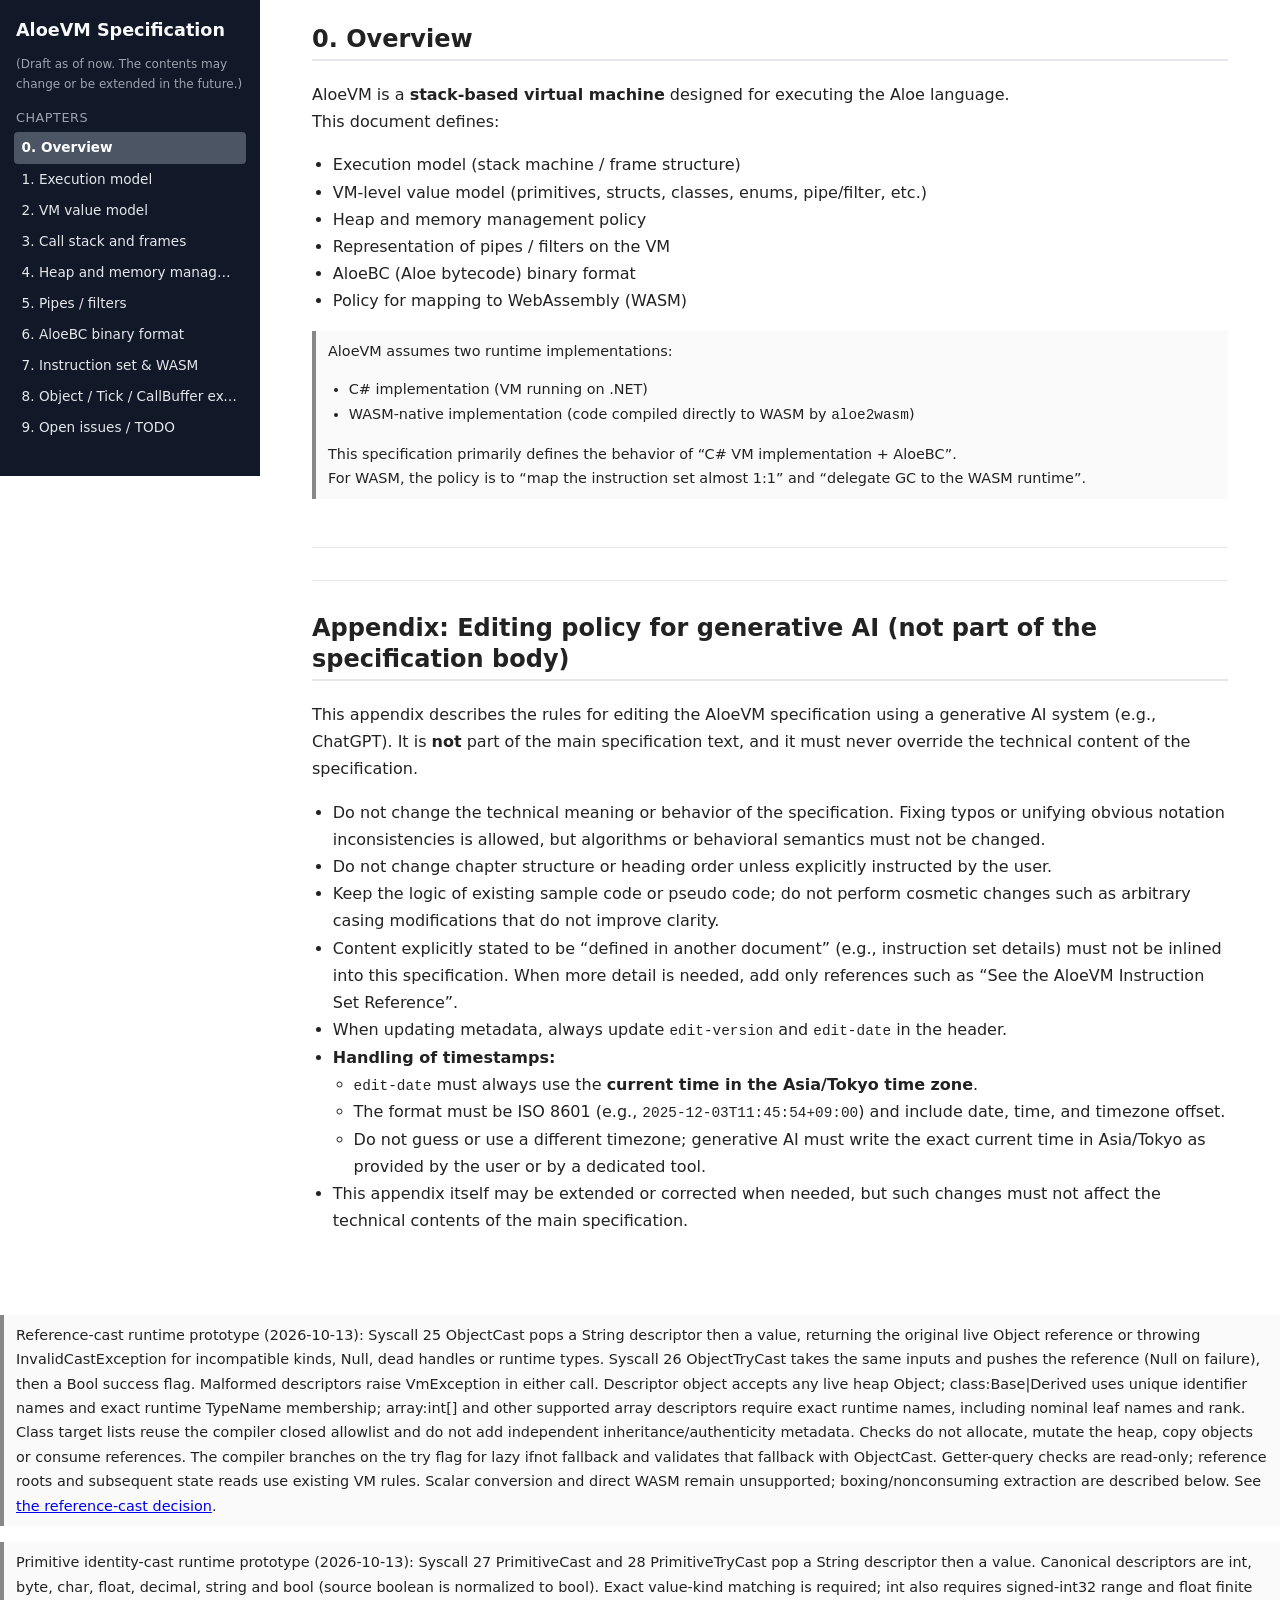
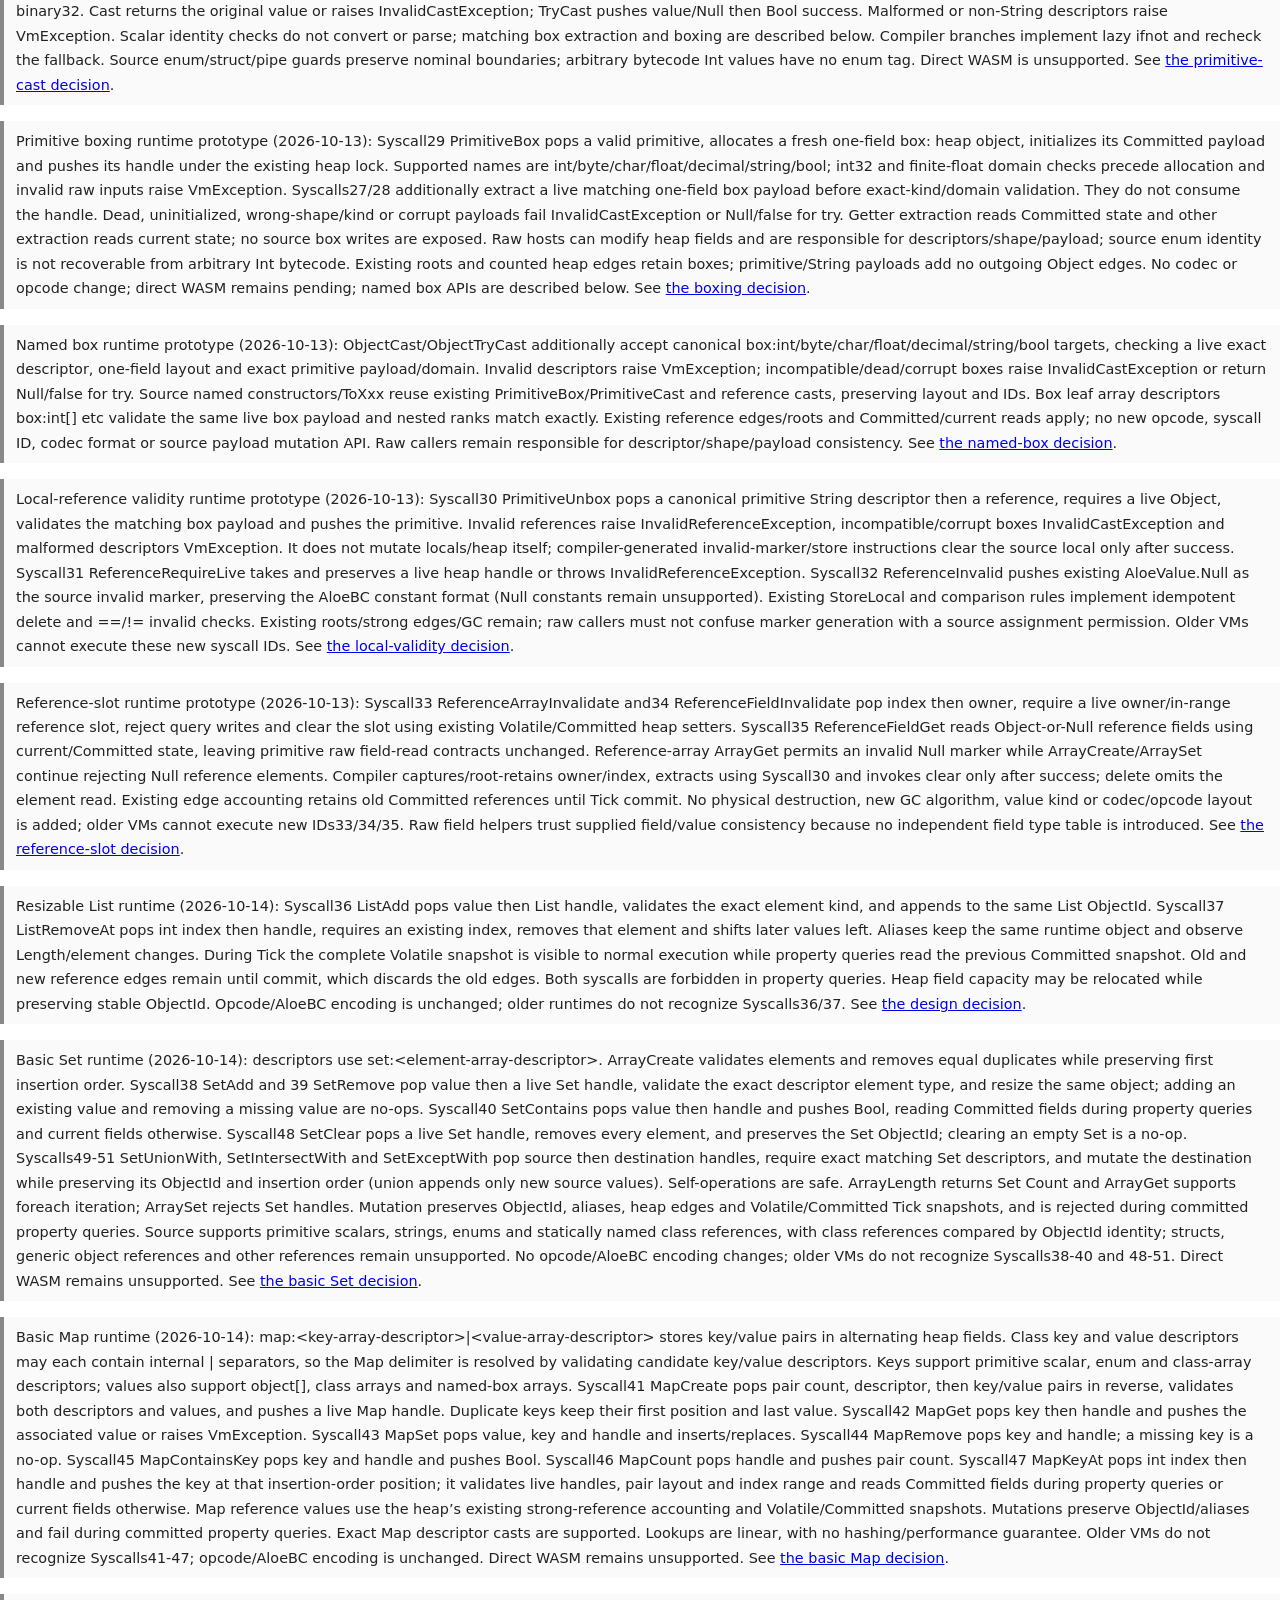
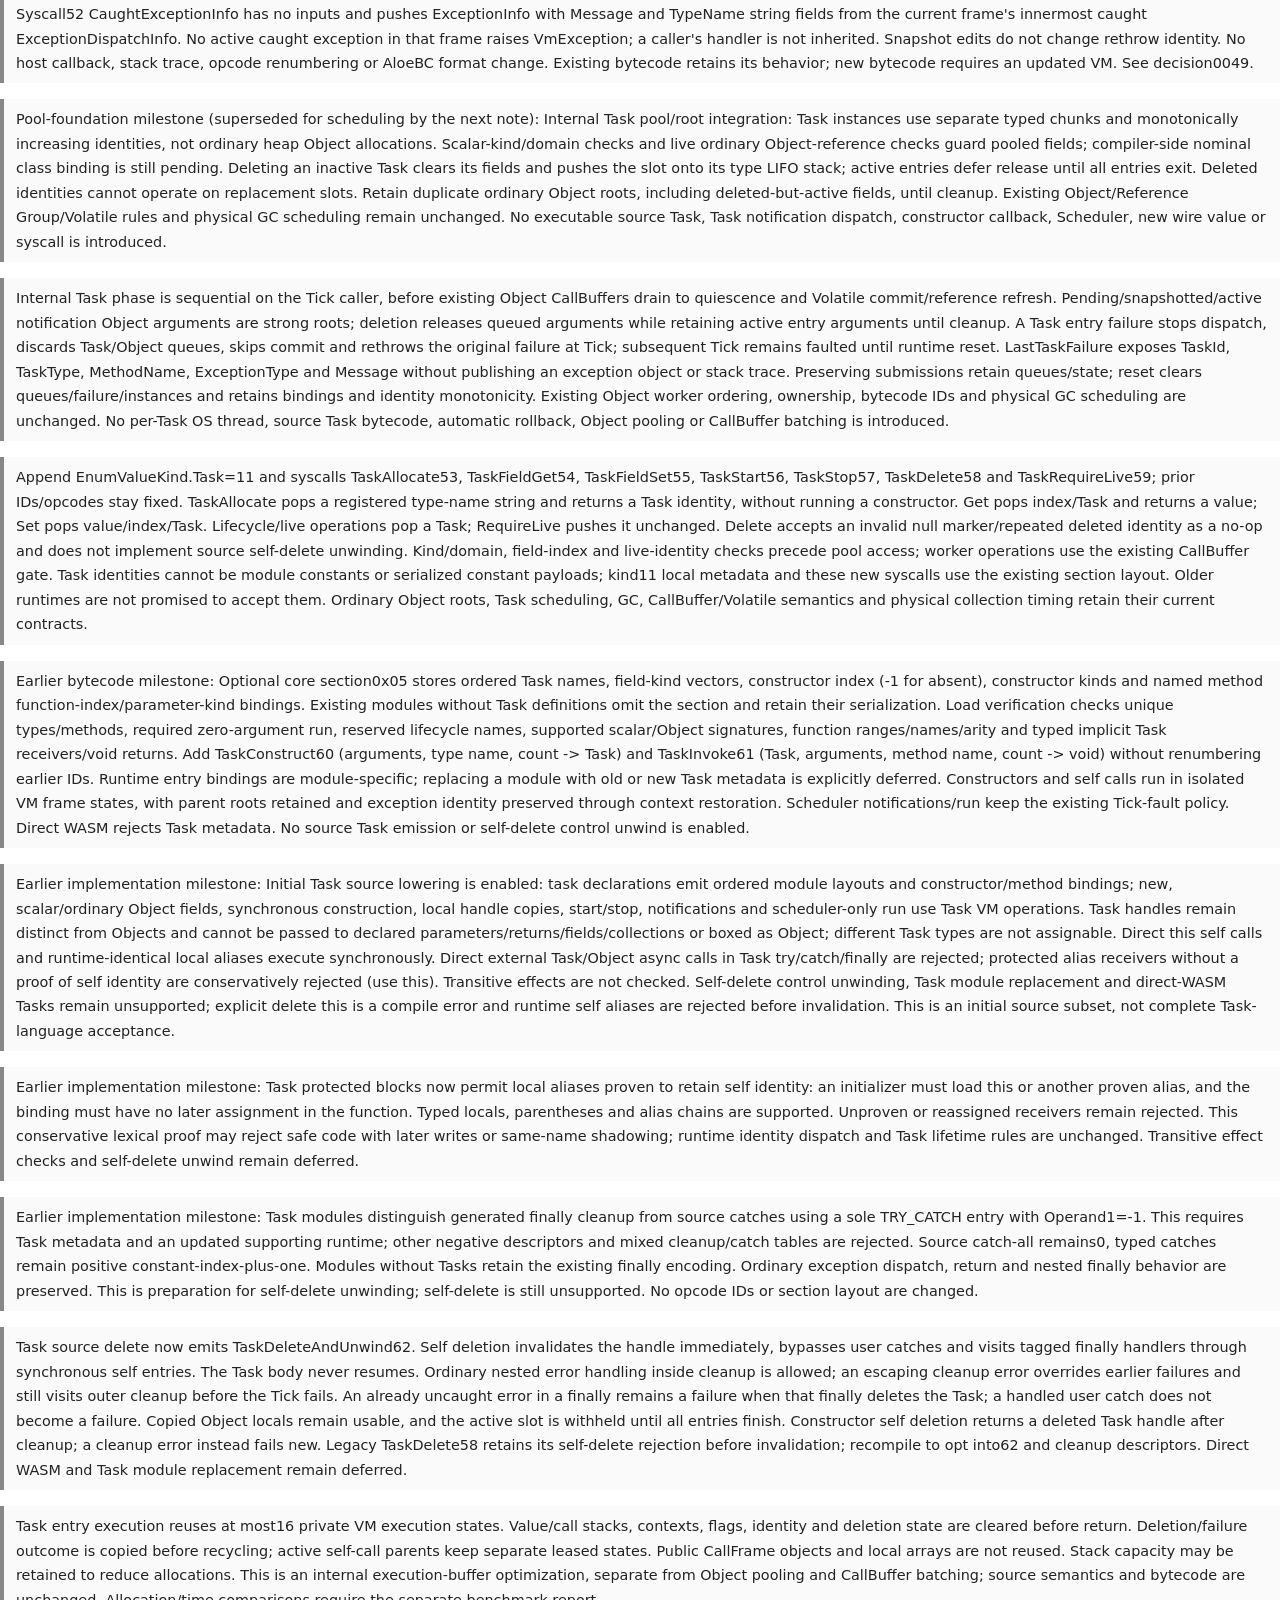
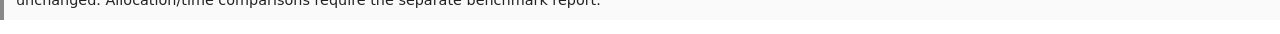
<file: Documents/en/Aloe-vm-spec.html>
﻿<!DOCTYPE html>
<html lang="en">
<head>
  <meta charset="UTF-8" />
  <meta name="edit-version" content="72" />
  <meta name="edit-date" content="2026-11-15T10:47:07+09:00" />
  <title>AloeVM Specification (Draft)</title>
  <style>
    * { box-sizing: border-box; }
    body {
      margin: 0;
      font-family: system-ui, -apple-system, BlinkMacSystemFont, "Segoe UI", sans-serif;
      line-height: 1.7;
      color: #222;
    }
    .layout {
      display: flex;
      min-height: 100vh;
    }
    .sidebar {
      width: 260px;
      background: #111827;
      color: #f9fafb;
      padding: 1rem 0.75rem 2rem;
      position: sticky;
      top: 0;
      align-self: flex-start;
      max-height: 100vh;
      overflow-y: auto;
    }
    .sidebar h1 {
      font-size: 1.1rem;
      margin: 0 0 0.5rem;
      padding: 0 0.25rem;
    }
    .sidebar small {
      display: block;
      font-size: 0.75rem;
      color: #9ca3af;
      margin-bottom: 0.75rem;
      padding: 0 0.25rem;
    }
    .nav-section-title {
      font-size: 0.8rem;
      text-transform: uppercase;
      letter-spacing: 0.04em;
      color: #9ca3af;
      margin: 0.75rem 0 0.25rem;
      padding: 0 0.25rem;
    }
    .nav-list {
      list-style: none;
      margin: 0;
      padding: 0;
    }
    .nav-list li {
      margin: 0;
    }
    .nav-link {
      display: block;
      padding: 0.25rem 0.5rem;
      margin: 0 0.1rem;
      border-radius: 4px;
      font-size: 0.85rem;
      color: #e5e7eb;
      text-decoration: none;
      cursor: pointer;
      white-space: nowrap;
      overflow: hidden;
      text-overflow: ellipsis;
    }
    .nav-link:hover {
      background: #374151;
    }
    .nav-link.active {
      background: #4b5563;
      color: #ffffff;
      font-weight: 600;
    }
    .content {
      flex: 1;
      padding: 1.5rem 2rem 3rem;
      max-width: 980px;
      margin: 0 auto;
    }
    .chapter {
      display: none;
      padding-bottom: 2rem;
      border-bottom: 1px solid #e5e7eb;
      margin-bottom: 2rem;
    }
    .chapter.active {
      display: block;
    }
    h2, h3, h4 {
      line-height: 1.3;
    }
    h2 {
      border-bottom: 2px solid #e5e7eb;
      padding-bottom: 0.25rem;
      margin-top: 0;
    }
    pre {
      background: #f5f5f5;
      padding: 0.75rem 1rem;
      overflow-x: auto;
      border-radius: 4px;
      font-size: 0.9rem;
    }
    code {
      font-family: "SF Mono", Menlo, Consolas, monospace;
      font-size: 0.9rem;
    }
    hr {
      margin: 2rem 0;
      border: none;
      border-top: 1px solid #e5e7eb;
    }
    .note {
      padding: 0.5rem 0.75rem;
      border-left: 4px solid #888;
      background: #fafafa;
      margin: 1rem 0;
      font-size: 0.9rem;
    }
    .table-wrap {
      overflow-x: auto;
    }
    table {
      border-collapse: collapse;
      font-size: 0.9rem;
      margin: 0.5rem 0 1rem;
      min-width: 60%;
    }
    th, td {
      border: 1px solid #d1d5db;
      padding: 0.35rem 0.6rem;
      text-align: left;
      vertical-align: top;
    }
    th {
      background: #f3f4f6;
      font-weight: 600;
    }
    ul, ol { padding-left: 1.3rem; }
    @media (max-width: 800px) {
      .layout { flex-direction: column; }
      .sidebar {
        width: 100%;
        position: static;
        max-height: none;
        display: flex;
        flex-wrap: wrap;
      }
      .sidebar h1, .sidebar small, .nav-section-title {
        width: 100%;
      }
      .nav-list {
        display: flex;
        flex-wrap: wrap;
      }
      .nav-list li {
        flex: 0 0 50%;
      }
      .content {
        padding: 1rem 1rem 3rem;
      }
    }
  </style>
  <script>
    function showChapter(id) {
      const chapters = document.querySelectorAll('.chapter');
      chapters.forEach(ch => ch.classList.remove('active'));
      const target = document.getElementById(id);
      if (target) target.classList.add('active');


      const links = document.querySelectorAll('.nav-link');
      links.forEach(a => a.classList.remove('active'));
      const activeLink = document.querySelector('.nav-link[data-target="' + id + '"]');
      if (activeLink) activeLink.classList.add('active');


      if (window.innerWidth <= 800) {
        window.scrollTo({ top: 0, behavior: 'smooth' });
      }
    }
    window.addEventListener('DOMContentLoaded', () => {
      const first = document.querySelector('.chapter');
      if (first) first.classList.add('active');
      const firstLink = document.querySelector('.nav-link');
      if (firstLink) firstLink.classList.add('active');


      document.querySelectorAll('.nav-link').forEach(a => {
        a.addEventListener('click', (e) => {
          e.preventDefault();
          showChapter(a.dataset.target);
        });
      });
    });
  </script>
</head>
<body>
<div class="layout">
  <aside class="sidebar">
    <h1>AloeVM Specification</h1>
    <small>(Draft as of now. The contents may change or be extended in the future.)</small>


    <div class="nav-section">
      <div class="nav-section-title">Chapters</div>
      <ul class="nav-list">
        <li><a class="nav-link" data-target="vm-ch0">0. Overview</a></li>
        <li><a class="nav-link" data-target="vm-ch1">1. Execution model</a></li>
        <li><a class="nav-link" data-target="vm-ch2">2. VM value model</a></li>
        <li><a class="nav-link" data-target="vm-ch3">3. Call stack and frames</a></li>
        <li><a class="nav-link" data-target="vm-ch4">4. Heap and memory management</a></li>
        <li><a class="nav-link" data-target="vm-ch5">5. Pipes / filters</a></li>
        <li><a class="nav-link" data-target="vm-ch6">6. AloeBC binary format</a></li>
        <li><a class="nav-link" data-target="vm-ch7">7. Instruction set &amp; WASM</a></li>
        <li><a class="nav-link" data-target="vm-ch8">8. Object / Tick / CallBuffer execution model</a></li>
        <li><a class="nav-link" data-target="vm-ch9">9. Open issues / TODO</a></li>
      </ul>
    </div>
  </aside>


  <main class="content">


    <!-- 0. Overview -->
    <section id="vm-ch0" class="chapter">
      <h2>0. Overview</h2>
      <p>
        AloeVM is a <strong>stack-based virtual machine</strong> designed for executing the Aloe language.<br />
        This document defines:
      </p>
      <ul>
        <li>Execution model (stack machine / frame structure)</li>
        <li>VM-level value model (primitives, structs, classes, enums, pipe/filter, etc.)</li>
        <li>Heap and memory management policy</li>
        <li>Representation of pipes / filters on the VM</li>
        <li>AloeBC (Aloe bytecode) binary format</li>
        <li>Policy for mapping to WebAssembly (WASM)</li>
      </ul>
      <div class="note">
        AloeVM assumes two runtime implementations:
        <ul>
          <li>C# implementation (VM running on .NET)</li>
          <li>WASM-native implementation (code compiled directly to WASM by <code>aloe2wasm</code>)</li>
        </ul>
        This specification primarily defines the behavior of “C# VM implementation + AloeBC”.<br />
        For WASM, the policy is to “map the instruction set almost 1:1” and “delegate GC to the WASM runtime”.
      </div>
    </section>


    <!-- 1. Execution model -->
    <section id="vm-ch1" class="chapter">
      <h2>1. Execution model</h2>


      <h3>1.1 Stack machine model</h3>
      <ul>
        <li>The VM is a stack machine centered around an <strong>operand stack</strong>.</li>
        <li>Arithmetic and comparison instructions take values from the top of the stack and push the result back.</li>
        <li>Local variables and arguments are stored in a <strong>per-frame local area</strong>.</li>
      </ul>


      <h3>1.2 Execution unit</h3>
      <ul>
        <li>The execution unit is a function / method invocation. Synchronous calls execute immediately on the current VMThread.</li>
        <li>A <code>public async method</code> invocation from another Object is enqueued in the target Object's CallBuffer and executed by the Scheduler on the VMThread Pool.</li>
        <li>A self call executes synchronously when runtime identity satisfies <code>targetObject == currentObject</code>.</li>
        <li><code>main()</code> is a special Root / Tick Driver rather than an ordinary method and is not executed through CallBuffer.</li>
        <li>Each function is registered in the AloeBC function table with code offset, local count, argument count, exception-handler references, and related metadata.</li>
      </ul><h3>1.3 Exception handling model</h3>
      <ul>
        <li>Aloe’s <code>try / catch / finally</code> is lowered to an exception handler table at the VM level.</li>
        <li>Exceptions are treated as <strong>object references</strong> in the VM, and the stack is unwound when an exception is thrown.</li>
        <li>
          In the WASM implementation, exceptions are mapped to the host’s exception model or to a combination of multi-value returns and error codes.<br />
          The format of the exception handler table is defined in section 6.6.
        </li>
      </ul>


      <h3>1.4 Execution modes</h3>
      <ul>
        <li>
          <strong>VM execution mode</strong>:
          <ul>
            <li>The C# VM implementation directly loads AloeBC and interprets or JIT-compiles the instructions.</li>
          </ul>
        </li>
        <li>
          <strong>WASM-native mode</strong>:
          <ul>
            <li><code>aloe2wasm</code> converts AloeVM instruction sequences almost 1:1 into WASM instructions and AloeVM itself does not exist.</li>
            <li>GC and low-level memory management are delegated to the WASM runtime.</li>
          </ul>
        </li>
      </ul>
    </section>


    <!-- 2. VM value model -->
    <section id="vm-ch2" class="chapter">
      <h2>2. VM value model</h2>


      <h3>2.1 Categories of VM values</h3>
      <p>Conceptually, values handled on the VM are divided into the following categories.</p>
      <div class="table-wrap">
        <table>
          <thead>
            <tr>
              <th>Category</th>
              <th>Examples</th>
              <th>Notes</th>
            </tr>
          </thead>
          <tbody>
            <tr>
              <td>Integer (int32)</td>
              <td><code>int</code>, <code>enum</code>, <code>bitfield enum</code></td>
              <td>32-bit signed integer. Enums are always int-based.</td>
            </tr>
            <tr>
              <td>Other integers</td>
              <td><code>byte</code></td>
              <td>May be packed and treated internally as int32.</td>
            </tr>
            <tr>
              <td>Floating-point</td>
              <td><code>float</code></td>
              <td>IEEE 754 binary32 (<code>float</code>); floating-point operations round to binary32 precision.</td>
            </tr>
            <tr>
              <td>decimal</td>
              <td><code>decimal</code></td>
              <td>128-bit approximate representation with precision comparable to C# <code>decimal</code> (implementation-dependent).</td>
            </tr>
            <tr>
              <td>bool</td>
              <td><code>bool</code></td>
              <td>Internally 1 byte or int32. Comparison instructions may reuse those for int.</td>
            </tr>
            <tr>
              <td>char</td>
              <td><code>char</code></td>
              <td>One 16-bit UTF-16 code unit. Surrogate code units are representable, so one <code>char</code> does not necessarily represent one Unicode scalar value.</td>
            </tr>
            <tr>
              <td>Object reference</td>
              <td><code>class</code> instances, <code>string</code></td>
              <td>Handle to a heap object (e.g., 64-bit ID).</td>
            </tr>
            <tr>
              <td>Struct</td>
              <td><code>struct</code></td>
              <td>On the VM it is treated as a “blob of value” and always handled as an inline value (no common boxed heap object).</td>
            </tr>
            <tr>
              <td>pipe</td>
              <td><code>pipe&lt;T&gt;</code></td>
              <td>Has a dedicated VM tag. Implementation may use OS pipes / sockets, etc.</td>
            </tr>
            <tr>
              <td>filter</td>
              <td><code>filter Foo</code></td>
              <td>Has a dedicated VM tag. Wrapper of function and connection information.</td>
            </tr>
          </tbody>
        </table>
      </div>


      <div class="note">
        <strong>enum / bitfield enum</strong> are represented as <strong>int32</strong> on the VM.<br />
        bitfield enums are limited to 0–31 bits (maximum 32 bits).
      </div>


      <h3>2.2 AloeObject and heap objects</h3>
      <p>
        In the C# VM implementation, heap objects are identified by an <strong>object ID</strong> (e.g., a 64-bit integer).
      </p>
      <ul>
        <li>
          Objects as values in the VM:
          <ul>
            <li>On the stack or in locals, only an <code>objectId: long</code> (an <strong>AloeObject</strong>) is stored.</li>
          </ul>
        </li>
        <li>
          The memory manager maintains the mapping from object ID to metadata, including:
          <ul>
            <li>Field list (reference slot definitions) for classes/structs</li>
            <li>Value slots per field (primitive values or other object IDs)</li>
            <li>Final field layout after trait composition</li>
          </ul>
        </li>
        <li>
          Structs can be handled under the same framework:
          <ul>
            <li>A struct instance is always placed inline as part of a parent object / array / stack frame.</li>
            <li>From the VM’s perspective, a struct itself is never managed as an AloeObject on the heap and <strong>boxing is not performed</strong>.</li>
            <li>Classes/arrays that contain structs are AloeObjects placed on slots as usual.</li>
          </ul>
        </li>
      </ul>


      <h3>2.3 VM tags for pipe / filter</h3>
      <ul>
        <li><code>pipe&lt;T&gt;</code> and <code>filter</code> use <strong>dedicated VM value tags</strong> distinct from class instances.</li>
        <li>
          For easier WASM mapping, the internal representation should be structured so that it can be mapped to WASM “ref types”
          (e.g., <code>externref</code> / <code>funcref</code> / <code>anyref</code>).
        </li>
        <li>
          A pipe holds information such as “tail buffer + reference to synchronization objects”, and a filter holds
          “bound handler function + in/out metadata”, etc.
        </li>
      </ul>


      <h3>2.4 Struct layout and alignment</h3>
      <p>Structs are always treated as inline values on the VM, and their memory layout follows the rules below.</p>
      <ul>
        <li>
          Default layout (no <code>@StructLayout</code> or <code>@StructLayout(Sequential)</code>):
          <ul>
            <li>Fields are laid out in the <strong>same order as declared in source</strong>.</li>
            <li>
              The starting offset of each field is aligned to an <strong>8-byte boundary</strong> from the beginning of the struct.
              Padding bytes are inserted as needed after the previous field.
            </li>
            <li>The total struct size may also be padded to a multiple of 8 bytes.</li>
          </ul>
        </li>
        <li>
          Explicit layout (<code>@StructLayout(Explicit)</code> + <code>@FieldOffset</code> annotations):
          <ul>
            <li>
              Each field is given a <code>@FieldOffset(n)</code> annotation specifying the offset (in bytes) from
              the beginning of the struct.
            </li>
            <li>
              The VM places fields at the specified offsets. Overlapping fields (union-like usage) are allowed, but
              whether unintended overlaps are an error or undefined behavior is defined by the language specification.
            </li>
          </ul>
        </li>
        <li>
          Auto layout (<code>@StructLayout(Auto)</code>):
          <ul>
            <li>The VM is free to reorder fields and insert padding for optimization.</li>
            <li>
              In this case, byte offsets are not considered a stable ABI; user code must not rely on them via
              <code>sizeof</code> or pointer arithmetic.
            </li>
          </ul>
        </li>
        <li>
          Arrays of structs:
          <ul>
            <li>
              Array elements are placed <strong>contiguously with struct-size stride</strong>.
              An array with <code>N</code> elements occupies <code>N × sizeof(Struct)</code> bytes of continuous memory.
            </li>
            <li>This layout allows bulk operations (e.g., <code>memcpy</code>) on large numbers of structs such as 3D vectors.</li>
          </ul>
        </li>
      </ul>
      <div class="note">
        Structs do not implement interfaces and are treated as simple value types that are not subject to virtual dispatch from the VM’s point of view.<br />
        Method calls are represented as “normal functions taking the struct as an argument”, so there is no calling convention that relies on boxing.
      </div>
    </section>


    <!-- 3. Call stack and frames -->
    <section id="vm-ch3" class="chapter">
      <h2>3. Call stack and frames</h2>


      <h3>3.1 Frame structure</h3>
      <p>Each function call creates a frame, which contains at least the following:</p>
      <ul>
        <li>Return address (PC of the next instruction to execute)</li>
        <li>Link to the previous frame</li>
        <li>Local variable area</li>
        <li>Arguments area</li>
        <li>Temporary value slots (if needed)</li>
      </ul>


      <h3>3.2 Calling convention (overview)</h3>
      <ul>
        <li>Call instructions (e.g., <code>CALL</code>) are executed with arguments already pushed on the stack.</li>
        <li>After frame creation, arguments are moved to the local area (or left on the stack and accessed by index).</li>
        <li>The return value is pushed as a single value on top of the stack.</li>
        <li>Void functions do not push a return value.</li>
      </ul>


      <h3>3.3 Exception frames</h3>
      <ul>
        <li>Based on the exception handler table, the VM decides how far to unwind the stack.</li>
        <li>After unwinding, control jumps to the beginning of the catch block and passes the exception object to a local or the stack.</li>
      </ul>
    </section>


    <!-- 4. Heap and memory management -->
    <section id="vm-ch4" class="chapter">
      <h2>4. Heap, references, and lifetime management (C# VM implementation)</h2>
<div class="note" id="array-runtime-subset">2026-10-13 array prototype: primitive, string, enum and struct arrays use ordinary Aloe heap handles and fixed field counts; aliases share the handle. Built-in SYSCALL 21 ArrayCreate pops count, type-name string, then count elements in reverse order and pushes a handle; 22 ArrayGet pops index and handle and pushes one element; 23 ArraySet pops value, index and handle and writes one element; 24 ArrayLength pops handle and pushes length. Names are int[], bool[], byte[], char[], float[], decimal[], string[] enum:&lt;Name&gt;[] or struct:&lt;Name&gt;[]. Enum descriptors require a nonempty identifier (letter/underscore first, then letters/digits/underscores). Enum elements use signed int32; compiler nominal checks distinguish enum types, while the runtime validates only descriptors, int kind and range, without enum tags or declaration lookup. Operations validate live array handles, bounds, exact element kinds, signed-int32 int values and finite binary32 float values; invalid operands raise VmException. Reads use Committed State inside property queries, otherwise current state. Writes use Volatile State during Tick and Committed State outside Tick; writes during property queries are rejected. These internal operations need no host capability and reuse the existing Syscall/AloeBC encoding. Direct WASM remains deferred; class/object array guards are described below. See <a href="../decisions/0001-basic-array-subset.md">the prototype decision</a>. Struct descriptors use the same identifier-shape rule; create/get/set require Struct snapshots with matching TypeName. Existing immutable, reference-free snapshots preserve independent value copies and require no indirect GC edges. Element replacement shares the array handle through aliases, but leaves previous snapshots unchanged; field-layout validation follows existing struct construction/source checks. Nested arrays append [] to the inner runtime descriptor, e.g. int[][] or struct:Point[][]; create/get/set require a live Object array handle with the exact inner descriptor (parent name without its last []). Null, wrong-type/rank and dead handles are rejected. Array fields use existing counted strong reference edges, including duplicate elements. Replacement updates those edges; Committed and Volatile child edges are both retained until Tick commit. GC follows outer-to-inner edges, so an outer root retains otherwise unrooted children. Each level has an independent fixed length; Syscall IDs, opcode and AloeBC encoding remain unchanged. String array descriptors are string[] and nested forms such as string[][]. Leaf create/get/set requires String values; Null, chars and other kinds are rejected. Elements use the existing immutable managed AloeValue.String representation, without Aloe ObjectIds or outgoing object-reference edges. Array handle sharing, bounds, Tick state, committed-query write restrictions and nested-array strong edges remain unchanged. Class leaf descriptors use class:&lt;Base&gt;|&lt;Derived&gt;[] (or class:&lt;Name&gt;[]), with a nonempty, unique list of valid identifiers. Create/get/set require a live Object whose heap TypeName exactly matches one listed name. The compiler supplies the closed inheritance allowlist; raw bytecode/runtime callers supply this descriptor contract, without an independent VM inheritance table or authenticity check. The object[] descriptor requires any live Aloe heap Object handle; Null, scalar/string/struct/pipe values are rejected. Repeated [] forms require exact child descriptors as for other nested arrays. Class/object elements create ordinary counted strong edges; generic object-array cycles use existing SCC/reference-group GC, whose transitive reclamation may take successive passes. Syscall IDs/opcodes/codec, Tick/query and instance-state initialization rules are unchanged.</div>
<div class="note" id="list-runtime-subset">List runtime descriptors retain the legacy names for ordinary arrays and leaf Lists: int[][] and list:int[]. A nested level uses nested:list:&lt;child&gt; or nested:array:&lt;child&gt;; examples include nested:list:list:int[] for int()() and nested:array:list:int[] for int()[] (array-of-List). Each nested element must be a live Object handle whose TypeName exactly matches the child descriptor. Existing ArrayCreate/Get/Set/Length Syscalls validate each level and reuse counted strong heap edges, GC, Tick Volatile/Committed state, and Query-write guards. No opcode, Syscall ID or codec layout changes; older runtimes reject the new descriptors. See <a href="../decisions/0012-nested-list-collections.md">the nested collection decision</a>.</div>

<div class="note" id="object-equality-runtime">Object equality prototype: CmpEq/CmpNe compare two Object payloads by stable ObjectId, without reading the heap or testing liveness. Equal IDs represent the same reference even after GC relocation; class fields, array contents and class names are not compared. The raw runtime different-kind false and Null/Null true rules remain unchanged. Object ordering and Struct equality are unsupported. No opcode/codec, reference-graph, allocation or Tick-state changes are introduced. See <a href="../decisions/0002-object-identity-equality.md">the identity decision</a>.</div>


      <h3>4.1 Slot-based heap layout</h3>
      <ul>
        <li>A <strong>Heap Slot</strong> in the C# VM is fixed at <strong>8 bytes</strong> and is the minimum allocation unit and placement boundary for heap storage within a Bank.</li>
        <li>An Object's occupied size is its actual data size rounded up to an 8-byte boundary. For example, an Object containing 20 bytes of actual data occupies 3 Heap Slots = 24 bytes, leaving the final 4 bytes as padding / unused space.</li>
        <li>The C# VM may manage the heap using size-class arenas such as 8 / 16 / 32 / 64 / 128 / 256 / 512 / 1024 bytes. A size class classifies Objects and is distinct from the Heap Slot size.</li>
        <li>Each arena may be divided into <strong>Banks</strong>, which are the physical allocation and release units. A Bank is a contiguous region containing multiple Heap Slots.</li>
        <li>Heap Objects are identified by ObjectId / Handle and occupy contiguous Heap Slots within a Bank. ObjectId / Handle is independent of the physical Bank / Heap Slot location.</li>
        <li>Object starting positions within a Bank are always aligned to an 8-byte boundary. The Object table may represent physical location as a Bank plus Heap Slot index.</li>
        <li>Exact Bank sizes, Heap Slot counts, and free-list structures are implementation details.</li>
        <li>The <strong>Heap Slot</strong> defined in this section is distinct from local slots or value slots on the VM stack / call frame.</li>
      </ul>


      <h3>4.2 Object table and Runtime metadata</h3>
      <p>An Object table maps ObjectId to physical location and Runtime metadata.</p>
      <ul>
        <li>Arena / slot position / object size / type metadata.</li>
        <li>Committed State plus Dirty Member / Volatile Value metadata required by the current Tick.</li>
        <li>Lifetime metadata including Reference Count, Reference Group Handle, Reference Dirty, and Destruction Candidate state.</li>
        <li>In the current C# reference-VM prototype, class instance field values are kept as runtime metadata on the Object table entry. At least one physical Heap Slot (8 bytes) is reserved per field, and writes to Object Reference fields update the object's outgoing reference edges at the same time.</li>
        <li>The prototype compiler lowers <code>new Type(args)</code> to Object allocation followed by a synchronous <code>construct(...)</code> call frame; the Object Reference is returned to the caller only after the constructor completes. <code>this.field</code> reads/writes inside constructors lower to internal Object-field runtime operations.</li>
        <li>A reference to or management metadata for the Instance CallBuffer.</li>
        <li>In the current C# reference VM class subset, Object field values and class type-name metadata are stored in the Object table entry as instance state / type metadata. Getter-only public properties and private/protected instance methods execute synchronously as ordinary VM call frames, receiving the implicit <code>this</code> Object Reference as their first argument. No external instance-property setter is generated. Public async methods / CallBuffer execution remain a later implementation milestone.</li>
      </ul>


      <h3>4.3 Reference Counting and Reference Groups</h3>
      <ul>
        <li><strong>Reference Counting</strong> is the basic lifetime mechanism for Object References.</li>
        <li>A Strongly Connected Component in the Object Reference Graph is a <strong>Reference Group</strong> with a unique Group Handle.</li>
        <li>References between Objects inside the same Reference Group do not count as External References keeping the Group alive.</li>
        <li>References entering a Group member from outside the Group are counted as Group External References.</li>
        <li>A Group whose External Reference Count reaches 0 becomes a Destruction Candidate.</li>
        <li>Per-Object Reference Count data may also be retained for Group split / dissolve, debugging, and reference recalculation.</li>
      </ul>


      <h3>4.4 Committed / Volatile lifetime of Reference members</h3>
      <ul>
        <li>Object Reference members follow the same Committed / Volatile rules as other members.</li>
        <li>If a Reference member changes during a Tick, the owner Object sees the Volatile Reference while external Properties continue to observe the Committed Reference until Tick end.</li>
        <li>When Committed Reference and Volatile Reference differ, both referenced Objects remain alive until Tick end.</li>
        <li>After Tick Commit, the Volatile Reference becomes the new Committed Reference and the old Committed Reference is released.</li>
      </ul>


      <h3>4.5 Reference Graph / Group updates</h3>
      <ul>
        <li>Reference Graph and Reference Group maintenance is normally performed at Tick boundaries.</li>
        <li>An Object / Group whose reference-typed members changed may be marked <strong>Reference Dirty</strong>.</li>
        <li>Tick-end processing may prioritize Dirty regions; a full SCC analysis of the entire Object Graph on every Tick is not required.</li>
        <li>A new edge may merge SCCs into one Group, while removing an edge may split a Group.</li>
        <li>Map class/object values use the existing collection Strong Reference and Volatile / Committed snapshot machinery. Further detailed treatment of Object References stored through Array / List / struct remains an open issue.</li>
      </ul>


      <h3>4.6 Destruction Candidates and Runtime Temporary References</h3>
      <ul>
        <li>An Object / Reference Group whose Reference Count reaches 0 is not freed immediately; it is first marked as a Destruction Candidate.</li>
        <li>Destruction occurs after safety checks during Tick-end processing, including Runtime Temporary References and CallBuffer state.</li>
        <li>A CallBuffer target Object and Object Reference arguments are Strong References until Call completion.</li>
        <li>Object References on the VM stack, running method arguments, CallBuffer entries, and Volatile References are Runtime Temporary References considered by lifetime calculation.</li>
        <li>Weak References are not part of the initial specification.</li>
      </ul>


      <h3>4.7 Bank placement and evacuation</h3>
      <ul>
        <li>Object allocation uses arena / Bank / slot storage selected by size class.</li>
        <li>Objects belonging to the same Reference Group should, where practical, be placed in the same Bank or in a small number of Banks. This is a placement policy for improving Group-level reclamation and locality; a Reference Group is still allowed to span multiple Banks.</li>
        <li>If every Object in a Bank is reclaimable and no Runtime Temporary Reference or CallBuffer Strong Reference keeps any Object in that Bank alive, the Bank may become a FreeBlock candidate without freeing its slots individually.</li>
        <li>If a low-occupancy Bank is retained only by a small number of live Objects, those Objects may be <strong>evacuated</strong> to available slots in another Bank so that the source Bank becomes empty and can be released as a whole.</li>
        <li>ObjectId / Handle remains unchanged across movement. Moving an Object updates only its Bank / slot location in the Object table, so references in other Objects or on VM stacks do not require bulk rewriting.</li>
        <li>A high-occupancy Bank may be retained as-is or compacted in place instead of being evacuated.</li>
        <li>Physical-memory optimizations must not change observable Committed / Volatile State or Reference lifetime semantics.</li>
      </ul>


      <h3>4.8 Three GC phases</h3>
      <p>The C# VM advances these three physical-GC phases only when GC work is explicitly requested, such as by <code>GC.require()</code> or <code>GC.finish()</code>; they do not run at Tick boundaries. Tick-boundary Reference Graph / Reference Group maintenance is separate.</p>
      <ol>
        <li><strong>Plan phase</strong>
          <ul>
            <li>Inspect Reference Groups, External References, Runtime Temporary References, Destruction Candidates, and Bank occupancy.</li>
            <li>Select sweep targets, evacuation source Banks, destination Banks, and FreeBlock candidates.</li>
            <li>The planner may prioritize plans that reclaim more Banks or bytes for less movement.</li>
            <li>The Plan phase normally does not change physical Object locations.</li>
          </ul>
        </li>
        <li><strong>Sweep / Move phase</strong>
          <ul>
            <li>According to the Plan, mark dead slots Available and move required live Objects to other Banks.</li>
            <li>Update the Object table physical location after each Object move.</li>
            <li>When the movement budget for a GC work step is exhausted, Move processing may stop and the unfinished Plan may continue on a later explicit GC work step.</li>
          </ul>
        </li>
        <li><strong>FreeBlock phase</strong>
          <ul>
            <li>After Sweep / Move, detach Banks / backing blocks containing no live Objects from the allocator and return their physical memory as a whole.</li>
            <li>A Bank that still contains any live Object must not be freed as a block.</li>
          </ul>
        </li>
      </ol>


      <h3>4.9 GC work-step budgets</h3>
      <ul>
        <li>GC must not move an unbounded amount of memory in a single GC work step. Sweep / Move must have a finite per-work-step movement budget.</li>
        <li>At minimum, either the number of moved Objects or the number of moved bytes is limited per work step; an implementation may limit both.</li>
        <li>For example, an implementation may cap movement at 256 Objects per GC work step, but the concrete limits are implementation- and runtime-configuration-dependent.</li>
        <li>The Plan phase may also use a budget such as scanned Banks, processed Objects, or elapsed work so that one GC work step does not fully rescan a large heap.</li>
        <li>Evacuation may span multiple GC work steps when a budget is reached. Handles for Objects already moved must remain valid during such intermediate states.</li>
        <li>Releasing a completely dead Bank without moving Objects does not consume the Object movement budget.</li>
      </ul>


      <h3>4.10 Memory management in the WASM implementation</h3>
      <div class="note">
        A WASM-native implementation may delegate physical GC / allocation to the WASM execution environment.<br>
        It must still preserve Aloe's observable Object ownership, Committed / Volatile State, Strong References held by CallBuffers,
        and Tick-boundary reference/lifetime semantics.
      </div>
    </section><section id="vm-ch5" class="chapter">
      <h2>5. VM representation of pipes / filters</h2>


      <h3>5.1 <code>pipe&lt;T&gt;</code></h3>
      <ul>
        <li>Represented as a value with a dedicated <strong>PIPE</strong> tag at the VM level.</li>
        <li>
          Internally, it is assumed to hold:
          <ul>
            <li>A buffer (ring buffer / queue)</li>
            <li>Synchronization primitives (locks / condition variables, etc.)</li>
            <li>Type information for the elements (reference to runtime type info)</li>
          </ul>
        </li>
        <li>The implementation must be thread-safe so that multiple threads can access it without corruption.</li>
        <li>
          Possible implementations:
          <ul>
            <li>OS pipes / sockets</li>
            <li>Ring buffers on memory-mapped files</li>
          </ul>
        </li>
      </ul>


      <h3>5.2 <code>filter</code></h3>
      <ul>
        <li>A filter is represented as a value with a dedicated FILTER tag.</li>
        <li>
          Conceptually, a filter value is a struct containing:
          <ul>
            <li>A pointer to a bound function</li>
            <li>Metadata of in/out types</li>
          </ul>
        </li>
        <li>User-defined filters can be represented using the same mechanism.</li>
      </ul>


      <h3>5.3 Execution model of pipeline statements</h3>
      <pre><code class="language-aloe">
A | filter(F) | B;
      </code></pre>
      <ul>
        <li>The VM expands this statement into a sequence of “connection construction instructions”.</li>
        <li>
          A typical flow:
          <ul>
            <li>Resolve the output pipe of <code>A</code>.</li>
            <li>
              Create an instance of <code>filter(F)</code> and start
              <code>bound(input, output)</code> as a separate task/thread.
            </li>
            <li>Connect the output pipe to <code>B</code>.</li>
          </ul>
        </li>
        <li>Implementations may optimize by executing multiple filters sequentially on a single thread.</li>
      </ul>


      <h3>5.4 Pipe lifecycle and VM instructions</h3>
      <p>
        Pipes are treated at the VM level as having roughly four lifecycle phases:
        <strong>creation</strong> → <strong>connection</strong> → <strong>disconnection</strong> → <strong>deletion</strong>.
        Each phase is manipulated by instructions in the “pipe / filter / connection category (category ID = 0x0A)”.
      </p>
      <ul>
        <li>
          <strong>Creation phase</strong>
          <ul>
            <li>Allocate a new pipe instance and initialize its buffer and synchronization objects.</li>
            <li>
              Representative instruction (example):
              <ul>
                <li>
                  <code>PIPE_NEW</code>:
                  <ul>
                    <li>Takes element-type ID, buffer size, option flags, etc. as operands.</li>
                    <li>Pushes a pipe handle (PIPE-tagged VM value) on the stack as the result.</li>
                  </ul>
                </li>
              </ul>
            </li>
          </ul>
        </li>
        <li>
          <strong>Connection phase</strong>
          <ul>
            <li>Connect producers / consumers / filters to an existing pipe.</li>
            <li>
              Representative instructions (examples):
              <ul>
                <li>
                  <code>PIPE_BIND_PRODUCER</code>:
                  <ul>
                    <li>Binds a producer-side endpoint (method/task) to a pipe handle.</li>
                  </ul>
                </li>
                <li>
                  <code>PIPE_BIND_CONSUMER</code>:
                  <ul>
                    <li>Binds a consumer-side endpoint to a pipe handle.</li>
                  </ul>
                </li>
                <li>
                  <code>PIPE_CONNECT</code>:
                  <ul>
                    <li>May be defined as a high-level instruction that connects multiple pipes and filters together as a pipeline.</li>
                  </ul>
                </li>
              </ul>
            </li>
          </ul>
        </li>
        <li>
          <strong>Disconnection phase</strong>
          <ul>
            <li>Detach producers / consumers / filters from a pipe and stop new data from flowing in or out.</li>
            <li>
              Representative instruction (example):
              <ul>
                <li>
                  <code>PIPE_DISCONNECT</code>:
                  <ul>
                    <li>Detaches a specified endpoint from a pipe.</li>
                    <li>
                      How to handle data still present in the buffer (discard or drain) is an implementation policy.
                    </li>
                  </ul>
                </li>
              </ul>
            </li>
          </ul>
        </li>
        <li>
          <strong>Deletion phase (Delete / Close)</strong>
          <ul>
            <li>Close the pipe and release related buffers and synchronization objects.</li>
            <li>
              Representative instruction (example):
              <ul>
                <li>
                  <code>PIPE_CLOSE</code>:
                  <ul>
                    <li>
                      Closes a pipe handle; once it becomes unreachable from the GC’s point of view,
                      the heap object for the pipe becomes a candidate for reclamation.
                    </li>
                  </ul>
                </li>
              </ul>
            </li>
            <li>
              Language-level <code>delete</code> and implicit closes at the end of <code>with</code> blocks are compiled
              to these instructions.
            </li>
          </ul>
        </li>
      </ul>
      <div class="note">
        Code acting as producer / consumer is typically expressed as a combination of
        “normal function/method + thread (or task)”.<br />
        If needed, control-only instructions like <code>PRODUCER_START</code>, <code>PRODUCER_STOP</code>,
        <code>CONSUMER_START</code>, <code>CONSUMER_STOP</code> may be added in category 0x0A.
      </div>


      <h3>5.5 Cooperative scheduler of the C# reference VM</h3>
      <ul>
        <li>The C# reference VM runs main and every bound filter as separate <strong>execution contexts</strong> inside a single VM thread. Each context owns its call frames and evaluation stack, which are saved and restored when the context is switched.</li>
        <li>Runnable contexts are kept in a FIFO queue. A context runs for at most a fixed instruction quantum (currently 1024 instructions) and is then re-queued at the tail. A context is never queued twice.</li>
        <li>A write to a full bounded pipe suspends the writer until a reader removes a value or the pipe is closed. A read from an empty, open pipe suspends the reader until a value arrives or the pipe is closed.</li>
        <li>Returning from the outermost frame of a context completes only that context. It does not stop other contexts. The value left by main is the program result.</li>
        <li>If no context is runnable while some context is still unfinished, the VM reports <code>Pipe scheduler deadlock</code> with the number of stalled contexts and the number of blocked readers / writers.</li>
        <li>Property getters and the instance calls drained by <code>tick()</code> run synchronously inside a single SYSCALL and cannot be suspended. A pipe operation that would block inside such a call is a VM error. Non-blocking pipe operations are allowed there.</li>
        <li>Frame locals and evaluation-stack values of suspended contexts are GC roots.</li>
      </ul>
    </section>


    <!-- 6. AloeBC binary format -->
    <section id="vm-ch6" class="chapter">
      <h2>6. AloeBC binary format</h2>


      <h3>6.1 Overall structure</h3>
      <p>AloeBC (Aloe Byte Code) is a binary format that stores compile results for AloeVM.</p>


      <h3>6.2 Header</h3>
      <div class="table-wrap">
        <table>
          <thead>
            <tr>
              <th>Offset</th>
              <th>Size</th>
              <th>Field</th>
              <th>Contents</th>
            </tr>
          </thead>
          <tbody>
            <tr>
              <td>0</td>
              <td>6 bytes</td>
              <td>Magic</td>
              <td>ASCII string <code>"ALOEBC"</code></td>
            </tr>
            <tr>
              <td>6</td>
              <td>1 byte</td>
              <td>VersionMajor</td>
              <td>Major version</td>
            </tr>
            <tr>
              <td>7</td>
              <td>1 byte</td>
              <td>VersionMinor</td>
              <td>Minor version</td>
            </tr>
            <tr>
              <td>8</td>
              <td>1 byte</td>
              <td>VersionBuild</td>
              <td>Build number</td>
            </tr>
            <tr>
              <td>9</td>
              <td>1 byte</td>
              <td>Reserved</td>
              <td>Reserved (fixed 0)</td>
            </tr>
            <tr>
              <td>10</td>
              <td>4 bytes</td>
              <td>HeaderSize</td>
              <td>Total size of the header (little-endian)</td>
            </tr>
            <tr>
              <td>14</td>
              <td>4 bytes</td>
              <td>ConstPoolOffset</td>
              <td>Offset to the constant pool</td>
            </tr>
            <tr>
              <td>18</td>
              <td>4 bytes</td>
              <td>TypeTableOffset</td>
              <td>Offset to the type table</td>
            </tr>
            <tr>
              <td>22</td>
              <td>4 bytes</td>
              <td>FuncTableOffset</td>
              <td>Offset to the function table</td>
            </tr>
            <tr>
              <td>26</td>
              <td>4 bytes</td>
              <td>CodeSectionOffset</td>
              <td>Offset to the code section</td>
            </tr>
          </tbody>
        </table>
      </div>
      <p>The assumed endianness is <strong>little-endian</strong>.</p>

      <h4>6.2.1 C# reference implementation 0.1 section profile</h4>
      <div class="note">
        The current C# reference implementation provides an <code>AloeBcCodec</code> prototype profile before the final TypeId-based encoding is completed.
        It uses a fixed 10-byte header followed by self-describing sections. The purpose of this profile is to establish compiler/VM round-trip,
        verifier integration, and format validation first; it is intended to converge on the canonical TypeId model described in section 6.4.
      </div>
      <pre><code>Header:
  Magic        6 bytes "ALOEBC"
  VersionMajor 1 byte  0
  VersionMinor 1 byte  1
  VersionBuild 1 byte  0
  Flags        1 byte  0

Section:
  SectionId    u8
  PayloadSize  i32 little-endian
  Payload      byte[PayloadSize]
</code></pre>
      <div class="table-wrap">
        <table>
          <thead><tr><th>SectionId</th><th>Name</th><th>C# 0.1 profile payload</th></tr></thead>
          <tbody>
            <tr><td><code>0x01</code></td><td>TYPE</td><td>Per-function type metadata. Typed functions store parameter types, all local-slot types, and an optional return type. Legacy FunctionInfo records store only parameter/local counts.</td></tr>
            <tr><td><code>0x02</code></td><td>CONSTANT</td><td>Constant sequence. The current codec stores <code>int</code>, IEEE 754 binary32 <code>float</code> (4 bytes), <code>bool</code>, <code>decimal</code>, and UTF-8 <code>string</code> constants. Decimal payloads are four little-endian signed 32-bit words matching the C# decimal bit representation.</td></tr>
            <tr><td><code>0x03</code></td><td>FUNCTION</td><td>Stores EntryPointIndex, function name, and EntryIp in the instruction array.</td></tr>
            <tr><td><code>0x04</code></td><td>CODE</td><td>Stores instruction count and each instruction as <code>opcode:u16 + operand0:i32 + operand1:i32</code>.</td></tr>
            <tr><td><code>0x80-0xFF</code></td><td>Custom / Extension</td><td>Unknown sections in this range may be skipped using PayloadSize.</td></tr>
          </tbody>
        </table>
      </div>
      <ul>
        <li>Unknown core sections in <code>0x01-0x7F</code> are load errors.</li>
        <li>Duplicate core sections, missing required sections, payload overruns, invalid UTF-8, and unknown opcode/value-kind values are load errors.</li>
        <li>The deserialized <code>Module</code> must pass the AloeVM verifier before execution.</li>
        <li>The current C# implementation stores <code>int</code> constants as signed 64-bit values to match <code>AloeValue</code>. The final language-level int width and canonical AloeBC representation will be re-frozen with the TypeId format.</li>
      </ul>


      <h3>6.3 Constant pool (overview)</h3>
      <ul>
        <li>Manages string literals, numeric literals, type information, etc. in a centralized pool.</li>
        <li>Each entry is a variable-length record composed of “tag + length + body”.</li>
        <li>
          Example tags:
          <ul>
            <li>0x01: UTF-8 string</li>
            <li>0x02: int32</li>
            <li>0x03: float32 (binary32)</li>
            <li>0x04: decimal</li>
          </ul>
        </li>
      </ul>


      <h3>6.4 Type table</h3>
      <p>
        AloeBC uses a unified <strong>TypeId</strong> space for primitive, compound, and function types.
        Instructions and function signatures should refer to types through TypeId wherever practical.
      </p>
      <ul>
        <li>Every Aloe type (primitive / class / struct / enum / bitfield enum / <code>pipe&lt;T&gt;</code> / function type, etc.) is assigned a TypeId.</li>
        <li><code>pipe&lt;T&gt;</code> is represented as a compound type containing the element TypeId, rather than as an unparameterized <code>PIPE</code> tag. Therefore <code>pipe&lt;int&gt;</code> and <code>pipe&lt;string&gt;</code> are distinct types.</li>
        <li>A function type stores its parameter TypeIds and an optional result TypeId; absence of a result represents <code>void</code>.</li>
        <li>enum / bitfield enum use an <strong>int32 value representation</strong> at runtime while retaining their Aloe type identity through TypeId.</li>
        <li>The number of valid bits for a bitfield enum (0–31) may be stored as metadata, for example to generate warnings.</li>
      </ul>
      <div class="note">
        The Type Table is the canonical type table for the entire AloeBC module, not merely a function-signature table.
        This allows the verifier to validate <code>PIPE&lt;T&gt;</code>, locals, parameters, and results in one TypeId space.
      </div>


      <h3>6.5 Function table and code section</h3>
      <ul>
        <li>
          Function table:
          <ul>
            <li>Function signatures (argument types, return type)</li>
            <li>Number of local variables</li>
            <li>Offset and length in the code section</li>
            <li>Number of exception handler entries and offset to the first entry</li>
          </ul>
        </li>
        <li>
          Code section:
          <ul>
            <li>Stores VM instruction sequences as a byte array.</li>
            <li>See chapter 7 for details on the instruction set.</li>
          </ul>
        </li>
      </ul>


      <h3>6.6 Exception handler table</h3>
      <p>
        Each function has an associated table of zero or more exception handler entries.
        Using the information in the function table, one can obtain the relative offset and number of entries
        from the beginning of that function’s code.
      </p>
      <div class="table-wrap">
        <table>
          <thead>
            <tr>
              <th>Field name</th>
              <th>Type</th>
              <th>Contents</th>
            </tr>
          </thead>
          <tbody>
            <tr>
              <td>TryStartOffset</td>
              <td>uint32</td>
              <td>Offset (in bytes) from the beginning of the function’s code. Start position (inclusive) of the <code>try</code> block.</td>
            </tr>
            <tr>
              <td>TryEndOffset</td>
              <td>uint32</td>
              <td>End position (exclusive) of the <code>try</code> block. The range is interpreted as <code>[TryStartOffset, TryEndOffset)</code>.</td>
            </tr>
            <tr>
              <td>HandlerStartOffset</td>
              <td>uint32</td>
              <td>Start offset of the handler block (<code>catch</code> / <code>finally</code> / <code>filter</code>).</td>
            </tr>
            <tr>
              <td>HandlerEndOffset</td>
              <td>uint32</td>
              <td>End offset (exclusive) of the handler block.</td>
            </tr>
            <tr>
              <td>HandlerKind</td>
              <td>uint8</td>
              <td>Kind of handler. Example: 0 = catch, 1 = finally, 2 = filter (3+ reserved).</td>
            </tr>
            <tr>
              <td>Reserved</td>
              <td>uint8[3]</td>
              <td>Padding and reserved for future use. Fixed to 0 in this version of the spec.</td>
            </tr>
            <tr>
              <td>ExceptionTypeId</td>
              <td>uint32</td>
              <td>
                Exception type ID (index into the type table) to be handled when <code>HandlerKind == catch</code>.<br />
                0 means “catch-all for any exception”.<br />
                For <code>finally</code> this is fixed to 0; for <code>filter</code> its behavior is reserved for future extension.
              </td>
            </tr>
          </tbody>
        </table>
      </div>
      <ul>
        <li>
          If there are multiple <code>catch</code> blocks for a single <code>try</code> region, multiple entries with the same
          <code>TryStartOffset</code> / <code>TryEndOffset</code> and <code>HandlerKind = catch</code> are listed.
        </li>
        <li>The order of evaluation of <code>catch</code> blocks follows the order in the table.</li>
        <li>A <code>finally</code> block may have 0 or 1 entry for each <code>try</code> region.</li>
      </ul>
      <h3>6.7 AloeBC verifier</h3>
      <p>
        AloeVM validates AloeBC before executing function code. Once code has passed validation, the VM does not need to
        re-check types, local indexes, function indexes, or branch depths for every instruction (implementations may retain defensive checks).
      </p>
      <ul>
        <li>Reject unknown opcodes and out-of-range constant, local, function, and TypeId references.</li>
        <li>Reject operand-stack underflow and type mismatches. <code>int32</code> and <code>bool</code> remain distinct validation types even if an implementation uses the same physical representation.</li>
        <li>Validate correct nesting of <code>BLOCK</code> / <code>LOOP</code> / <code>IF</code> / <code>ELSE</code> / <code>END</code>.</li>
        <li>Validate that <code>BR</code> / <code>BR_IF</code> depth refers to an active control frame.</li>
        <li>Structured blocks in v0.1 do not produce result values. At normal block termination and at a branch, the operand-stack height must match the target control frame's entry height.</li>
        <li><code>CALL</code> pops parameter types and pushes the result type, if any, according to the callee function type.</li>
        <li><code>pipe&lt;T&gt;</code> instructions validate the element type. Writing an int32 to <code>pipe&lt;string&gt;</code>, for example, is a validation error.</li>
        <li>Every reachable termination path of a non-<code>void</code> function must return a value of the declared result type.</li>
      </ul>
      <p>
        After an unconditional <code>BR</code> or <code>RET</code>, the verifier may use a WebAssembly-like polymorphic stack for unreachable code.
        Structural validation of opcodes, indexes, and control nesting continues even in unreachable regions.
      </p>

      <h3>6.8 Validation errors and runtime traps</h3>
      <ul>
        <li><strong>Validation error</strong>: type mismatch, stack underflow, invalid index, invalid branch depth, malformed control nesting, and similar structural errors. The module is rejected before execution.</li>
        <li><strong>Runtime trap / exception</strong>: division by zero, writing to a closed pipe, an invalid read from an empty pipe, host runtime failure, and similar state-dependent failures.</li>
      </ul>


    </section>


    <!-- 7. Instruction set and WASM mapping -->
    <section id="vm-ch7" class="chapter">
      <h2>7. Instruction set and WASM mapping (overview)</h2>


      <h3>7.1 Instruction categories</h3>
      <p>The instruction set is roughly divided into the following categories, with each category assigned a 1-byte category ID.</p>
      <ul>
        <li>
          Stack operations
          <ul>
            <li>PUSH, POP, DUP, SWAP, etc.</li>
          </ul>
        </li>
        <li>
          Arithmetic / logical operations
          <ul>
            <li>ADD, SUB, MUL, DIV, MOD</li>
            <li>AND, OR, XOR, SHL, SHR</li>
          </ul>
        </li>
        <li>
          Comparison operations
          <ul>
            <li>CMPEQ, CMPNE, CMPLT, CMPLE, CMPGT, CMPGE</li>
          </ul>
        </li>
        <li>
          Control flow
          <ul>
            <li>BLOCK, LOOP, IF, ELSE, END, BR, BR_IF</li>
          </ul>
        </li>
        <li>
          Function calls
          <ul>
            <li>CALL, RET</li>
          </ul>
        </li>
        <li>
          Object operations
          <ul>
            <li>NEWOBJ, GETFIELD, SETFIELD, etc.</li>
          </ul>
        </li>
        <li>Array / collection operations (future)</li>
        <li>pipe / filter / producer / consumer / connection / disconnection</li>
        <li>Exception handling / VM management / debugging instructions</li>
      </ul>


      <div class="note">
        This specification defines only the policies for instruction categories and ID composition.<br />
        Concrete opcode values and bit layouts for each instruction are defined in a separate document,
        “AloeVM Instruction Set Reference”.
      </div>


      <h3>7.2 Instruction ID structure (category + index)</h3>
      <p>
        Each AloeVM instruction is assigned a <strong>16-bit (2-byte) instruction ID</strong>.<br />
        The ID is composed of the upper 1 byte as the <strong>category ID</strong> and the lower 1 byte
        as the <strong>index within the category</strong>.
      </p>
      <ul>
        <li>
          16-bit instruction ID structure:
          <ul>
            <li>Upper 8 bits: category ID (e.g., stack operations = 0x01, arithmetic = 0x02)</li>
            <li>Lower 8 bits: index within that category (order in that category’s opcode table)</li>
          </ul>
        </li>
        <li>
          In formula form, the instruction ID is computed as:
          <pre><code>OpcodeID = (Category &lt;&lt; 8) | IndexInCategory</code></pre>
        </li>
        <li>
          Examples:
          <ul>
            <li>1st instruction in the stack operation category (category ID <code>0x01</code>) → <code>0x0101</code></li>
            <li>2nd instruction in the same category → <code>0x0102</code></li>
            <li>3rd instruction in the arithmetic category (category ID <code>0x02</code>) → <code>0x0203</code></li>
          </ul>
        </li>
      </ul>


      <div class="table-wrap">
        <table>
          <thead>
            <tr>
              <th>Category ID (upper 1 byte)</th>
              <th>Category name (example)</th>
              <th>Notes</th>
            </tr>
          </thead>
          <tbody>
            <tr>
              <td>0x01</td>
              <td>Stack operations</td>
              <td><code>PUSH</code>, <code>POP</code>, <code>DUP</code>, <code>SWAP</code>, etc.</td>
            </tr>
            <tr>
              <td>0x02</td>
              <td>Arithmetic operations</td>
              <td><code>ADD</code>, <code>SUB</code>, <code>MUL</code>, <code>DIV</code>, <code>MOD</code>, etc.</td>
            </tr>
            <tr>
              <td>0x03</td>
              <td>Logical / bitwise operations</td>
              <td><code>AND</code>, <code>OR</code>, <code>XOR</code>, <code>SHL</code>, <code>SHR</code>, etc.</td>
            </tr>
            <tr>
              <td>0x04</td>
              <td>Comparison operations</td>
              <td><code>CMPEQ</code>, <code>CMPNE</code>, <code>CMPLT</code>, <code>CMPLE</code>, <code>CMPGT</code>, <code>CMPGE</code></td>
            </tr>
            <tr>
              <td>0x05</td>
              <td>Control flow</td>
              <td><code>BLOCK</code>, <code>LOOP</code>, <code>IF</code>, <code>ELSE</code>, <code>END</code>, <code>BR</code>, <code>BR_IF</code></td>
            </tr>
            <tr>
              <td>0x06</td>
              <td>Call / return</td>
              <td><code>CALL</code>, <code>RET</code>, etc.</td>
            </tr>
            <tr>
              <td>0x07</td>
              <td>Memory access</td>
              <td>load/store for locals / arguments / globals / fields, etc.</td>
            </tr>
            <tr>
              <td>0x08</td>
              <td>Object / array operations</td>
              <td><code>NEWOBJ</code>, <code>NEWARR</code>, <code>GETFIELD</code>, <code>SETFIELD</code>, etc.</td>
            </tr>
            <tr>
              <td>0x09</td>
              <td>Exception / error</td>
              <td><code>THROW</code>, <code>RETHROW</code>, <code>LEAVE</code>, etc.</td>
            </tr>
            <tr>
              <td>0x0A</td>
              <td>pipe / filter / connection</td>
              <td>Pipe creation / connection / disconnection / producer/consumer control, etc.</td>
            </tr>
            <tr>
              <td>0x0B</td>
              <td>VM management / debugging</td>
              <td><code>NOP</code>, <code>HALT</code>, <code>BREAKPOINT</code>, etc.</td>
            </tr>
            <tr>
              <td>0xF0–0xFF</td>
              <td>Implementation-specific / experimental</td>
              <td>Reserved for extension instructions used only by specific implementations</td>
            </tr>
          </tbody>
        </table>
      </div>


      <h3>7.3 Location of detailed instruction set</h3>
      <p>
        Concrete opcode IDs, operand formats, and binary encodings for individual instructions are not defined in this document,
        but in a separate document: <strong>“AloeVM Instruction Set Reference”</strong>.<br />
        Implementers should rely on the policies and category design described here, and consult the Instruction Set Reference
        for detailed definitions of the instruction set.
      </p>


      <h3>7.4 Structured control flow</h3>
      <p>
        AloeBC v0.1 uses WebAssembly-like <strong>structured control flow</strong> rather than arbitrary byte-offset jumps.
      </p>
      <ul>
        <li><code>BLOCK</code> / <code>LOOP</code> / <code>IF</code> create control labels and are closed by <code>END</code>.</li>
        <li><code>ELSE</code> corresponds to the nearest unfinished <code>IF</code>.</li>
        <li><code>BR depth</code> / <code>BR_IF depth</code> use an unsigned nesting depth rather than a byte offset. The innermost active control label has depth 0.</li>
        <li>When the target of <code>BR 0</code> is a <code>LOOP</code>, control returns to the beginning of the loop; for a <code>BLOCK</code> or <code>IF</code>, control continues after its matching <code>END</code>.</li>
        <li>Arbitrary-address <code>JMP</code> / <code>JMP_IF_*</code> instructions are not part of the v0.1 core opcode set.</li>
      </ul>

      <h3>7.5 1:1 mapping policy to WASM</h3>
      <ul>
        <li><code>BLOCK</code>, <code>LOOP</code>, <code>IF</code>, <code>ELSE</code>, <code>END</code>, <code>BR</code>, and <code>BR_IF</code> map directly to their WASM counterparts.</li>
        <li>Basic arithmetic and comparison instructions are mapped as directly as possible to WASM instructions such as <code>i32.add</code> and <code>i32.lt_s</code>.</li>
        <li>Exception handling is represented using the WASM exception-handling extension, or a combination of error codes and structured blocks.</li>
        <li>pipe / filter are lowered through WASM <code>ref</code> types plus runtime / host functions.</li>
      </ul>


      <h3>7.6 Role of aloe2wasm</h3>
      <ul>
        <li>
          In addition to the path “Aloe source → AloeBC → AloeVM execution”, there is a separate
          <ul>
            <li>Aloe source → intermediate IR → WASM, providing a <strong>native WASM build</strong> path.</li>
          </ul>
      <div class="note" id="wasm-scalar-subset">Current direct WASM scalar prototype (2026-10-20): aloe2wasm supports synchronous free functions with typed Int, Float, Bool, Byte, Char, and enum parameters, locals, and returns. Int maps to i64, Float to IEEE 754 binary32 (WASM f32), and Bool/Byte/Char to i32; Char is a zero-extended UTF-16 code unit. Function-entry guards reject Int values outside signed-int32 bounds, Bool values other than 0/1, Byte values outside 0..255, and Char values outside 0..65535, preserving surrogate code units. The wider i64 storage used for Int does not widen its language-level domain. Numeric operations with at least one Float support Float/Int/Byte operands; arithmetic follows VM binary32 promotion, and comparisons preserve VM int32-vs-float ordering by widening to f64. Runtime guards trap non-finite results, multiplication/division underflow to zero from nonzero operands, division by zero, out-of-range numeric operands, and non-finite Float parameters. Float modulo uses binary32-preserving scaled subtraction, preserves dividend sign, traps for a non-finite dividend, a NaN divisor, or zero divisor, and returns a finite dividend for an infinite divisor. The no-argument tick(), GC.require(), and GC.finish() controls lower as no-ops in this subset, which has no heap objects or asynchronous call buffers. The GC.debug bool state is implemented as a private per-instance global initialized to false, preserved across calls and completed writes before a trap, and isolated between instances (decision 0027). The heap-free backend does not emit GC phase/timing logs or accept host debug settings. Scalar print uses explicit typed host imports under decision 0029; other host imports, decimal operations, numeric conversions, and array/object operations are not lowered. The AloeBC type checker keeps scalar kinds distinct despite shared physical WASM types.</div>
<div class="note" id="wasm-scalar-print">Scalar print imports (decision 0029): print(Int), print(Float), print(Bool), print(Byte) and print(Char) call synchronous host functions aloe.print_int(i64), aloe.print_float(f32), aloe.print_bool(i32), aloe.print_byte(i32) and aloe.print_char(i32), respectively; all return void. Only used kinds are imported, once per kind, in first-emitted-use order. Internal calls and exports include the function-import offset; export names remain unchanged. The host supplies the aloe object when instantiating the module. Each callback represents one output line and receives the original typed value (JavaScript BigInt for Int, Number for the other kinds; Bool is 0/1 and Char is one UTF-16 code unit). The host owns formatting and destination, so identical decimal text across hosts is not promised. Missing/noncallable imports fail standard WASM instantiation. Callback exceptions propagate and retain prior completed GC.debug writes. Modules without scalar print remain import-free. String/object/array print and other host capabilities remain unsupported.</div>

        </li>
        <li>The closer AloeVM’s instruction set is to WASM’s, the simpler the compiler implementation becomes.</li>
        <li>Ideally, we aim for a level where “serializing AloeVM instruction sequences directly as WASM” is nearly possible.</li>
      </ul>
    </section>


    <!-- 8. Object / Tick / CallBuffer execution model -->
    <section id="vm-ch8" class="chapter">
      <h2>8. Object / Tick / CallBuffer execution model</h2>


      <p>
        AloeVM may execute async Commands on multiple VMThreads, but the ownership unit for Mutable State is an <strong>Object</strong>, not a Task.
        Another Object obtains state through public properties and requests state changes through public async methods.
      </p>


      <h3>8.1 Object ownership</h3>
      <ul>
        <li>A class Object owns its member state, and only that Object modifies it.</li>
        <li>Another Object does not directly read or write class member variables.</li>
        <li>Internal Tick changes update Volatile State while Committed State remains unchanged until Tick end.</li>
      </ul>


      <h3>8.2 public property and state visibility</h3>
      <ul>
        <li>An instance public property getter invoked from another Object reads the target Object's Committed State.</li>
        <li>The owner Object reads its latest Volatile State, falling back to Committed State for members without a Volatile value.</li>
        <li>An instance public property has no setter.</li>
      </ul>

      <h3>8.2.1 public static property</h3>
      <ul>
        <li>A public static property belongs to a type's static context rather than to an Object instance.</li>
        <li>In <code>TypeName.Property</code>, TypeName is resolved as a type / static namespace rather than an Object Reference, so Object ownership and Volatile / Committed visibility rules do not apply.</li>
        <li>Both getter and setter may be defined. Assignment <code>TypeName.Property = value;</code> invokes the setter synchronously and does not enqueue it in the Static CallBuffer.</li>
        <li>Use a public static async method when an asynchronous static command is required.</li>
      </ul>


      <h3>8.3 Volatile State</h3>
      <ul>
        <li>Object-member writes update Volatile State directly during the Tick.</li>
        <li>An implementation may avoid copying the complete Object State and instead use Dirty Member + Volatile Value with lazy copy.</li>
        <li>The current C# reference-VM prototype stores Committed fields plus a dirty per-field Volatile overlay on each Object-table entry. Self/internal field reads in async methods prefer the dirty Volatile value, while an external <code>public property</code> query reads Committed State even during the same Tick.</li>
        <li>When an Object Reference field changes during a Tick, both the old Committed Reference and the new Volatile Reference remain strong edges until Tick Commit, aligning Query visibility with GC liveness.</li>
        <li>After the Instance CallBuffer reaches quiescence, <code>tick()</code> promotes dirty Volatile fields to Committed State, updates the Reference Graph, and only then returns to main.</li>
        <li>After Tick Commit, Volatile State is discarded or reset.</li>
        <li><strong>The TaskChangeBuffer / Change Record model for field-change history is removed.</strong></li>
      </ul>


      <h3>8.4 Instance CallBuffer</h3>
      <ul>
        <li>Each Object has a CallBuffer.</li>
        <li>The C# reference VM stores each public async instance-method invocation as a pending entry containing the target Object, function index, and arguments. Calls for one target Object run FIFO and never overlap; calls for different Objects may run on separate VMThread-pool workers. Calls enqueued during execution are included, and <code>tick()</code> waits until queues and workers reach quiescence.</li>
        <li>The target Object and Object Reference arguments of an unprocessed pending entry are protected from GC as Runtime Temporary Roots. This has the same liveness meaning as the future per-Object CallBuffer strong-reference metadata implementation.</li>
        <li>A public async method call from another Object is enqueued instead of being executed immediately.</li>
        <li>CallBuffer append is mutually exclusive and entries execute in recorded order.</li>
        <li>A CallBuffer entry holds its target Object and Object Reference arguments as Strong References until Call completion.</li>
      </ul>


      <h3>8.5 CallBuffer ordering and determinism</h3>
      <ul>
        <li>CallBuffer locking establishes a call order for one execution and avoids data races.</li>
        <li>If multiple VMThreads compete for the lock simultaneously, OS scheduling may change lock-acquisition order.</li>
        <li>The C# reference VM synchronizes CallBuffer and Heap operations and serializes calls with the same target Object. Code that concurrently accesses another shared Object through references still needs an ownership discipline; the prototype does not enforce transitive Object ownership. Scheduling across different Objects is not deterministic.</li>
        <li>Sender Object ID / Sender Sequence / Logical Call Order or similar rules for complete determinism are future work.</li>
      </ul>


      <h3>8.6 self calls and synchronous processing</h3>
      <ul>
        <li>A self call where <code>targetObject == currentObject</code> executes synchronously without entering CallBuffer.</li>
        <li>Private / protected instance methods execute synchronously and may return values.</li>
        <li>Ordinary functions and ordinary static methods execute synchronously and may return values.</li>
      </ul>


      <h3>8.7 Static CallBuffer</h3>
      <ul>
        <li>A public static async method uses a Static CallBuffer owned by its class / type.</li>
        <li>Static async calls are also processed before the current Tick ends, including calls enqueued while draining.</li>
        <li>The C# reference VM processes each type's queue FIFO and runs at most one Static CallBuffer call for a type at a time. Calls for different types may run in parallel. Calls enqueued while a type is running are processed in the same Tick.</li>
      </ul>


      <h3>8.8 async CallGraph</h3>
      <ul>
        <li>Public async instance methods and public static async methods participate in CallGraph analysis.</li>
        <li>An async-to-async call adds an edge, and every cycle including a self cycle is a Compile Error.</li>
        <li>Dynamic dispatch contributes every statically reachable target; validation may be repeated at final link time.</li>
        <li>SCC or an equivalent algorithm may be used for cycle detection.</li>
      </ul>


      <h3>8.9 Calls generated during a Tick</h3>
      <ul>
        <li>Calls present at Tick start and new async Calls enqueued while processing the Tick are all executed in the same Tick.</li>
        <li>Ordinary CallBuffer entries are not carried into the next Tick.</li>
      </ul>


      <h3>8.10 Tick Quiescence</h3>
<pre><code>Running async method count == 0
AND
all Instance CallBuffers == empty
AND
all Static CallBuffers == empty
AND
Scheduler pending work == 0
</code></pre>
      <p>The state above is Tick Quiescence. If a new Call is added, Quiescence has not been reached.</p>


      <h3>8.11 main() and tick()</h3>
      <ul>
        <li><code>main()</code> is the one-time Root Scope / Tick Driver and is outside CallBuffer execution and Quiescence checks.</li>
        <li>The set of Object References reachable directly or indirectly from main scope is the semantic Root.</li>
        <li><code>tick()</code> is callable only from main and may be implemented as a Runtime intrinsic or dedicated statement.</li>
        <li><code>tick()</code> is a synchronous Barrier; when it returns, async work, Volatile Commit, Reference Graph / Reference Group / Reference Count updates, and Destruction Candidate evaluation have completed. GC Plan / Sweep / Move / FreeBlock are separated from <code>tick()</code>.</li>
        <li>When main returns, the program terminates and remaining Object Graph / Reference Group / CallBuffer state may be destroyed.</li>
      </ul>


      <h3>8.12 VM Tick pipeline</h3>
<pre><code>tick()
  ↓
Instance / Static CallBuffer execution
  ↓
newly generated Calls
  ↓
Tick Quiescence
  ↓
Volatile → Committed
  ↓
Reference Graph update
  ↓
Reference Group update
  ↓
Reference Count update
  ↓
Destruction Candidate processing
  ↓
tick() return
</code></pre>

      <h3>8.12.1 Explicit GC Runtime intrinsics</h3>
      <ul>
        <li><code>GC.debug</code> is a runtime-provided read/write <code>public static property&lt;bool&gt;</code> that may be read or changed from main. While true, the runtime emits GC diagnostics for Reference Graph / Plan / Sweep / Move / FreeBlock processing; false disables them. It is independent of VM instruction tracing and does not change liveness or GC budgets.</li>
        <li>Where measurable, a GC work completion log includes <code>elapsedMs</code>, <code>heapUsedBytes</code>, and <code>heapReservedBytes</code>. The C# reference VM also reports <code>managedBytes</code> from <code>System.GC.GetTotalMemory(false)</code> as a host-memory reference value.</li>
        <li><code>heapUsedBytes</code> is the total byte size of fixed Aloe Heap slots occupied by live Objects; <code>heapReservedBytes</code> is the total capacity of all currently allocated Banks.</li>
        <li>If GC debug became true at least once during a program run, the C# reference VM emits <code>[PERF] Program end</code> when execution completes. Program <code>elapsedMs</code> covers entry-point execution only and excludes compilation; <code>gcElapsedMs</code> is cumulative GC work time during the same run.</li>
        <li>For Host managed-heap diagnosis, the <code>[PERF]</code> summary may report <code>managedStartBytes</code> / <code>managedBytes</code> / <code>managedDeltaBytes</code>, the Host managed allocation delta <code>allocatedDeltaBytes</code> for the same program run, and .NET GC collection-count deltas <code>hostGcGen0</code> / <code>hostGcGen1</code> / <code>hostGcGen2</code>. These are Host diagnostics independent of Aloe Heap liveness, and diagnostics must not force a Host GC collection.</li>
        <li>A REPL implementation may route GC diagnostic output to the current REPL session output.</li>
        <li><code>GC.require()</code> is a Runtime intrinsic callable only from main. The VM refreshes Runtime Temporary References from the current stack / frame locals / CallBuffer state and advances one Plan / Sweep / Move / FreeBlock unit within the normal GC budget.</li>
        <li>If <code>GC.require()</code> does not complete the Plan, the active Plan may continue in later GC work.</li>
        <li><code>GC.finish()</code> is a blocking Runtime intrinsic callable only from main. If an active GC Plan exists, it runs synchronously until that currently requested GC cycle reaches PlanCompleted. If no active GC Plan exists, it is a no-op and must not start a new Plan or GC cycle.</li>
        <li><code>GC.finish()</code> does not change Object / Reference Group liveness rules. To guarantee completion, an implementation may temporarily relax the normal moved-object / moved-byte budget only while this explicit operation is active.</li>
        <li>The VM may initiate automatic GC equivalent to <code>GC.require()</code> at safe execution points in response to memory pressure or similar policy. The explicit API does not disable normal automatic reclamation.</li>
      </ul>

      <h3>8.13 VMThread Pool and scheduling</h3>
      <ul>
        <li>The C# reference VM uses isolated operand and call stacks per worker. <code>AloeVm.MaxVmThreads</code> bounds concurrent workers and defaults to the processor count.</li>
        <li>At most one instance CallBuffer worker runs for a target Object, and at most one Static CallBuffer worker runs for a type. Different Objects and different types may run in parallel.</li>
        <li>Heap operations are synchronized. This protects Heap structures and individual field operations; it does not provide a transaction across multiple Objects or enforce ownership of Objects reachable through arguments.</li>
        <li>Host syscall callbacks are serialized per VM. Pipe state changes are synchronized; a blocking pipe operation from a VMThread-pool worker fails with a VM error rather than suspending.</li>
        <li>GC cannot run while <code>tick()</code> is draining worker queues. <code>tick()</code> waits for active workers and newly enqueued calls before committing Volatile State.</li>
        <li>The synchronous Browser host drains CallBuffers inline on the current thread without blocking monitor waits. Calls remain deferred until tick(), per-object/type FIFO and final commit semantics are preserved, and newly enqueued calls drain before return. MaxVmThreads does not create parallel Browser workers.</li>
      </ul>


      <h3>8.14 Separation from Game Frames</h3>
      <ul>
        <li>A VM Tick is not the same concept as a Game Render Frame.</li>
        <li>The VM does not know Renderer / VSYNC / Frame Clear / GPU concepts.</li>
        <li>A Host Runtime may use a flow such as Input processing → Aloe commands → tick() → Physics → Render.</li>
      </ul>


      <h3>8.15 Host synchronous Queries</h3>
      <ul>
        <li>Static methods such as Keyboard.isDown / isPressed may synchronously query Host state.</li>
        <li>The C# reference VM serializes registered Host syscall callbacks. Other Host state accessed outside that callback path remains the Host's responsibility.</li>
      </ul>


      <h3>8.16 async failure and Tick atomicity</h3>
      <p>
        In the C# reference VM, an unhandled worker exception faults the Tick. The scheduler joins workers already running,
        discards calls that have not started, skips the Volatile commit, and rethrows the first worker exception from <code>tick()</code>.
        The VM remains faulted until a new program run. Host side effects that completed before the failure cannot be rolled back.
      </p>
    </section>


    <!-- 9. Open issues / TODO -->
    <section id="vm-ch9" class="chapter">
      <h2>9. Open issues / TODO</h2>


      <h3>9.1 Undecided items</h3>
      <ol>
        <li>Whether public property getters are restricted to side-effect-free read-only Queries.</li>
        <li>How shared state behind mutable globals / static fields and settable public static properties is synchronized across VMThreads.</li>
        <li>Ownership rules for an async method that mutates a different Object through a reference, beyond the per-target CallBuffer lock.</li>
        <li>Final constructor execution rules and prohibition of <code>this</code> escaping asynchronously before construction completes.</li>
        <li>Whether Tick failure should roll back Host side effects or expose per-call completion results. The current prototype cannot roll back completed external effects.</li>
        <li>Whether Static CallBuffer ownership should follow a broader static-state model when mutable static fields are added to the language.</li>
        <li>Logical ordering for complete Replay Determinism.</li>
        <li>One-Tick latency from same-Tick Property visibility and whether Phase semantics are needed.</li>
        <li>Graph-edge rules for Object Reference properties and Object References stored in Collections.</li>
        <li>Reference Group merge / split / Dirty local SCC update algorithms.</li>
        <li>Visibility and lifetime of Objects created / destroyed during a Tick.</li>
        <li>Tick Atomicity for Host side effects such as Audio / Network / File / Renderer commands.</li>
        <li>Intra-Tick visibility of Pipe data.</li>
      </ol><h3>9.2 Future extension candidates</h3>
      <ul>
        <li>JIT compilation layer (native code for hot functions).</li>
        <li>Debugger hooks (breakpoints, step execution, variable watch).</li>
        <li>Profiler API (measuring execution time and allocated memory).</li>
        <li>Distributed execution (pipes across multiple processes/nodes).</li>
      </ul>


      <div class="note">
        Even with the current contents of this specification, the goal is to make it possible to implement
        <strong>an Aloe compiler, the C# AloeVM implementation, and an <code>aloe2wasm</code> prototype</strong>.<br />
        However, details of the instruction set and memory management are expected to be refined through experimentation.
      </div>
    </section>


    <hr />


    <!-- Appendix: Editing policy for generative AI -->
    <section id="editor-notes">
      <h2>Appendix: Editing policy for generative AI (not part of the specification body)</h2>
      <p>
        This appendix describes the rules for editing the AloeVM specification using a generative AI system (e.g., ChatGPT).
        It is <strong>not</strong> part of the main specification text, and it must never override the technical content
        of the specification.
      </p>
      <ul>
        <li>
          Do not change the technical meaning or behavior of the specification. Fixing typos or unifying obvious notation
          inconsistencies is allowed, but algorithms or behavioral semantics must not be changed.
        </li>
        <li>Do not change chapter structure or heading order unless explicitly instructed by the user.</li>
        <li>
          Keep the logic of existing sample code or pseudo code; do not perform cosmetic changes such as arbitrary casing
          modifications that do not improve clarity.
        </li>
        <li>
          Content explicitly stated to be “defined in another document” (e.g., instruction set details) must not be inlined
          into this specification. When more detail is needed, add only references such as
          “See the AloeVM Instruction Set Reference”.
        </li>
        <li>When updating metadata, always update <code>edit-version</code> and <code>edit-date</code> in the header.</li>
        <li>
          <strong>Handling of timestamps:</strong>
          <ul>
            <li><code>edit-date</code> must always use the <strong>current time in the Asia/Tokyo time zone</strong>.</li>
            <li>
              The format must be ISO 8601 (e.g., <code>2025-12-03T11:45:54+09:00</code>) and include date, time, and timezone offset.
            </li>
            <li>
              Do not guess or use a different timezone; generative AI must write the exact current time in Asia/Tokyo
              as provided by the user or by a dedicated tool.
            </li>
          </ul>
        </li>
        <li>
          This appendix itself may be extended or corrected when needed, but such changes must not affect the technical contents
          of the main specification.
        </li>
      </ul>
    </section>


  </main>
</div>
<div class="note" id="reference-cast-runtime">Reference-cast runtime prototype (2026-10-13): Syscall 25 ObjectCast pops a String descriptor then a value, returning the original live Object reference or throwing InvalidCastException for incompatible kinds, Null, dead handles or runtime types. Syscall 26 ObjectTryCast takes the same inputs and pushes the reference (Null on failure), then a Bool success flag. Malformed descriptors raise VmException in either call. Descriptor object accepts any live heap Object; class:Base|Derived uses unique identifier names and exact runtime TypeName membership; array:int[] and other supported array descriptors require exact runtime names, including nominal leaf names and rank. Class target lists reuse the compiler closed allowlist and do not add independent inheritance/authenticity metadata. Checks do not allocate, mutate the heap, copy objects or consume references. The compiler branches on the try flag for lazy ifnot fallback and validates that fallback with ObjectCast. Getter-query checks are read-only; reference roots and subsequent state reads use existing VM rules. Scalar conversion and direct WASM remain unsupported; boxing/nonconsuming extraction are described below. See <a href="../decisions/0003-checked-reference-casts.md">the reference-cast decision</a>.</div>
<div class="note" id="primitive-cast-runtime">Primitive identity-cast runtime prototype (2026-10-13): Syscall 27 PrimitiveCast and 28 PrimitiveTryCast pop a String descriptor then a value. Canonical descriptors are int, byte, char, float, decimal, string and bool (source boolean is normalized to bool). Exact value-kind matching is required; int also requires signed-int32 range and float finite binary32. Cast returns the original value or raises InvalidCastException; TryCast pushes value/Null then Bool success. Malformed or non-String descriptors raise VmException. Scalar identity checks do not convert or parse; matching box extraction and boxing are described below. Compiler branches implement lazy ifnot and recheck the fallback. Source enum/struct/pipe guards preserve nominal boundaries; arbitrary bytecode Int values have no enum tag. Direct WASM is unsupported. See <a href="../decisions/0004-primitive-identity-casts.md">the primitive-cast decision</a>.</div>
<div class="note" id="boxing-runtime">Primitive boxing runtime prototype (2026-10-13): Syscall29 PrimitiveBox pops a valid primitive, allocates a fresh one-field box:<canonical-name> heap object, initializes its Committed payload and pushes its handle under the existing heap lock. Supported names are int/byte/char/float/decimal/string/bool; int32 and finite-float domain checks precede allocation and invalid raw inputs raise VmException. Syscalls27/28 additionally extract a live matching one-field box payload before exact-kind/domain validation. They do not consume the handle. Dead, uninitialized, wrong-shape/kind or corrupt payloads fail InvalidCastException or Null/false for try. Getter extraction reads Committed state and other extraction reads current state; no source box writes are exposed. Raw hosts can modify heap fields and are responsible for descriptors/shape/payload; source enum identity is not recoverable from arbitrary Int bytecode. Existing roots and counted heap edges retain boxes; primitive/String payloads add no outgoing Object edges. No codec or opcode change; direct WASM remains pending; named box APIs are described below. See <a href="../decisions/0005-primitive-boxing.md">the boxing decision</a>.</div>
<div class="note" id="named-box-runtime">Named box runtime prototype (2026-10-13): ObjectCast/ObjectTryCast additionally accept canonical box:int/byte/char/float/decimal/string/bool targets, checking a live exact descriptor, one-field layout and exact primitive payload/domain. Invalid descriptors raise VmException; incompatible/dead/corrupt boxes raise InvalidCastException or return Null/false for try. Source named constructors/ToXxx reuse existing PrimitiveBox/PrimitiveCast and reference casts, preserving layout and IDs. Box leaf array descriptors box:int[] etc validate the same live box payload and nested ranks match exactly. Existing reference edges/roots and Committed/current reads apply; no new opcode, syscall ID, codec format or source payload mutation API. Raw callers remain responsible for descriptor/shape/payload consistency. See <a href="../decisions/0006-named-box-types.md">the named-box decision</a>.</div>
<div class="note" id="local-reference-runtime">Local-reference validity runtime prototype (2026-10-13): Syscall30 PrimitiveUnbox pops a canonical primitive String descriptor then a reference, requires a live Object, validates the matching box payload and pushes the primitive. Invalid references raise InvalidReferenceException, incompatible/corrupt boxes InvalidCastException and malformed descriptors VmException. It does not mutate locals/heap itself; compiler-generated invalid-marker/store instructions clear the source local only after success. Syscall31 ReferenceRequireLive takes and preserves a live heap handle or throws InvalidReferenceException. Syscall32 ReferenceInvalid pushes existing AloeValue.Null as the source invalid marker, preserving the AloeBC constant format (Null constants remain unsupported). Existing StoreLocal and comparison rules implement idempotent delete and ==/!= invalid checks. Existing roots/strong edges/GC remain; raw callers must not confuse marker generation with a source assignment permission. Older VMs cannot execute these new syscall IDs. See <a href="../decisions/0007-local-reference-validity.md">the local-validity decision</a>.</div>
<div class="note" id="reference-slot-runtime">Reference-slot runtime prototype (2026-10-13): Syscall33 ReferenceArrayInvalidate and34 ReferenceFieldInvalidate pop index then owner, require a live owner/in-range reference slot, reject query writes and clear the slot using existing Volatile/Committed heap setters. Syscall35 ReferenceFieldGet reads Object-or-Null reference fields using current/Committed state, leaving primitive raw field-read contracts unchanged. Reference-array ArrayGet permits an invalid Null marker while ArrayCreate/ArraySet continue rejecting Null reference elements. Compiler captures/root-retains owner/index, extracts using Syscall30 and invokes clear only after success; delete omits the element read. Existing edge accounting retains old Committed references until Tick commit. No physical destruction, new GC algorithm, value kind or codec/opcode layout is added; older VMs cannot execute new IDs33/34/35. Raw field helpers trust supplied field/value consistency because no independent field type table is introduced. See <a href="../decisions/0008-reference-slot-consumption.md">the reference-slot decision</a>.</div>
<div class="note" id="list-mutation-runtime">Resizable List runtime (2026-10-14): Syscall36 ListAdd pops value then List handle, validates the exact element kind, and appends to the same List ObjectId. Syscall37 ListRemoveAt pops int index then handle, requires an existing index, removes that element and shifts later values left. Aliases keep the same runtime object and observe Length/element changes. During Tick the complete Volatile snapshot is visible to normal execution while property queries read the previous Committed snapshot. Old and new reference edges remain until commit, which discards the old edges. Both syscalls are forbidden in property queries. Heap field capacity may be relocated while preserving stable ObjectId. Opcode/AloeBC encoding is unchanged; older runtimes do not recognize Syscalls36/37. See <a href="../decisions/0014-resizable-list-operations.md">the design decision</a>.</div>
<div class="note" id="set-runtime">Basic Set runtime (2026-10-14): descriptors use set:&lt;element-array-descriptor&gt;. ArrayCreate validates elements and removes equal duplicates while preserving first insertion order. Syscall38 SetAdd and 39 SetRemove pop value then a live Set handle, validate the exact descriptor element type, and resize the same object; adding an existing value and removing a missing value are no-ops. Syscall40 SetContains pops value then handle and pushes Bool, reading Committed fields during property queries and current fields otherwise. Syscall48 SetClear pops a live Set handle, removes every element, and preserves the Set ObjectId; clearing an empty Set is a no-op. Syscalls49-51 SetUnionWith, SetIntersectWith and SetExceptWith pop source then destination handles, require exact matching Set descriptors, and mutate the destination while preserving its ObjectId and insertion order (union appends only new source values). Self-operations are safe. ArrayLength returns Set Count and ArrayGet supports foreach iteration; ArraySet rejects Set handles. Mutation preserves ObjectId, aliases, heap edges and Volatile/Committed Tick snapshots, and is rejected during committed property queries. Source supports primitive scalars, strings, enums and statically named class references, with class references compared by ObjectId identity; structs, generic object references and other references remain unsupported. No opcode/AloeBC encoding changes; older VMs do not recognize Syscalls38-40 and 48-51. Direct WASM remains unsupported. See <a href="../decisions/0015-basic-set-subset.md">the basic Set decision</a>.</div>
<div class="note" id="map-runtime">Basic Map runtime (2026-10-14): map:&lt;key-array-descriptor&gt;|&lt;value-array-descriptor&gt; stores key/value pairs in alternating heap fields. Class key and value descriptors may each contain internal | separators, so the Map delimiter is resolved by validating candidate key/value descriptors. Keys support primitive scalar, enum and class-array descriptors; values also support object[], class arrays and named-box arrays. Syscall41 MapCreate pops pair count, descriptor, then key/value pairs in reverse, validates both descriptors and values, and pushes a live Map handle. Duplicate keys keep their first position and last value. Syscall42 MapGet pops key then handle and pushes the associated value or raises VmException. Syscall43 MapSet pops value, key and handle and inserts/replaces. Syscall44 MapRemove pops key and handle; a missing key is a no-op. Syscall45 MapContainsKey pops key and handle and pushes Bool. Syscall46 MapCount pops handle and pushes pair count. Syscall47 MapKeyAt pops int index then handle and pushes the key at that insertion-order position; it validates live handles, pair layout and index range and reads Committed fields during property queries or current fields otherwise. Map reference values use the heap’s existing strong-reference accounting and Volatile/Committed snapshots. Mutations preserve ObjectId/aliases and fail during committed property queries. Exact Map descriptor casts are supported. Lookups are linear, with no hashing/performance guarantee. Older VMs do not recognize Syscalls41-47; opcode/AloeBC encoding is unchanged. Direct WASM remains unsupported. See <a href="../decisions/0016-basic-map-subset.md">the basic Map decision</a>.</div>
<div class="note" id="catch-exception-info-bindings">Syscall52 CaughtExceptionInfo has no inputs and pushes ExceptionInfo with Message and TypeName string fields from the current frame's innermost caught ExceptionDispatchInfo. No active caught exception in that frame raises VmException; a caller's handler is not inherited. Snapshot edits do not change rethrow identity. No host callback, stack trace, opcode renumbering or AloeBC format change. Existing bytecode retains its behavior; new bytecode requires an updated VM. See decision0049.</div>
<div class="note" id="task-pool-foundation">Pool-foundation milestone (superseded for scheduling by the next note): Internal Task pool/root integration: Task instances use separate typed chunks and monotonically increasing identities, not ordinary heap Object allocations. Scalar-kind/domain checks and live ordinary Object-reference checks guard pooled fields; compiler-side nominal class binding is still pending. Deleting an inactive Task clears its fields and pushes the slot onto its type LIFO stack; active entries defer release until all entries exit. Deleted identities cannot operate on replacement slots. Retain duplicate ordinary Object roots, including deleted-but-active fields, until cleanup. Existing Object/Reference Group/Volatile rules and physical GC scheduling remain unchanged. No executable source Task, Task notification dispatch, constructor callback, Scheduler, new wire value or syscall is introduced.</div>
<div class="note" id="task-scheduler-foundation">Internal Task phase is sequential on the Tick caller, before existing Object CallBuffers drain to quiescence and Volatile commit/reference refresh. Pending/snapshotted/active notification Object arguments are strong roots; deletion releases queued arguments while retaining active entry arguments until cleanup. A Task entry failure stops dispatch, discards Task/Object queues, skips commit and rethrows the original failure at Tick; subsequent Tick remains faulted until runtime reset. LastTaskFailure exposes TaskId, TaskType, MethodName, ExceptionType and Message without publishing an exception object or stack trace. Preserving submissions retain queues/state; reset clears queues/failure/instances and retains bindings and identity monotonicity. Existing Object worker ordering, ownership, bytecode IDs and physical GC scheduling are unchanged. No per-Task OS thread, source Task bytecode, automatic rollback, Object pooling or CallBuffer batching is introduced.</div>
<div class="note" id="task-value-bridge">Append EnumValueKind.Task=11 and syscalls TaskAllocate53, TaskFieldGet54, TaskFieldSet55, TaskStart56, TaskStop57, TaskDelete58 and TaskRequireLive59; prior IDs/opcodes stay fixed. TaskAllocate pops a registered type-name string and returns a Task identity, without running a constructor. Get pops index/Task and returns a value; Set pops value/index/Task. Lifecycle/live operations pop a Task; RequireLive pushes it unchanged. Delete accepts an invalid null marker/repeated deleted identity as a no-op and does not implement source self-delete unwinding. Kind/domain, field-index and live-identity checks precede pool access; worker operations use the existing CallBuffer gate. Task identities cannot be module constants or serialized constant payloads; kind11 local metadata and these new syscalls use the existing section layout. Older runtimes are not promised to accept them. Ordinary Object roots, Task scheduling, GC, CallBuffer/Volatile semantics and physical collection timing retain their current contracts.</div>
<div class="note" id="task-bytecode-entries">Earlier bytecode milestone: Optional core section0x05 stores ordered Task names, field-kind vectors, constructor index (-1 for absent), constructor kinds and named method function-index/parameter-kind bindings. Existing modules without Task definitions omit the section and retain their serialization. Load verification checks unique types/methods, required zero-argument run, reserved lifecycle names, supported scalar/Object signatures, function ranges/names/arity and typed implicit Task receivers/void returns. Add TaskConstruct60 (arguments, type name, count -> Task) and TaskInvoke61 (Task, arguments, method name, count -> void) without renumbering earlier IDs. Runtime entry bindings are module-specific; replacing a module with old or new Task metadata is explicitly deferred. Constructors and self calls run in isolated VM frame states, with parent roots retained and exception identity preserved through context restoration. Scheduler notifications/run keep the existing Tick-fault policy. Direct WASM rejects Task metadata. No source Task emission or self-delete control unwind is enabled.</div>
<div class="note" id="task-source-subset">Earlier implementation milestone: Initial Task source lowering is enabled: task declarations emit ordered module layouts and constructor/method bindings; new, scalar/ordinary Object fields, synchronous construction, local handle copies, start/stop, notifications and scheduler-only run use Task VM operations. Task handles remain distinct from Objects and cannot be passed to declared parameters/returns/fields/collections or boxed as Object; different Task types are not assignable. Direct this self calls and runtime-identical local aliases execute synchronously. Direct external Task/Object async calls in Task try/catch/finally are rejected; protected alias receivers without a proof of self identity are conservatively rejected (use this). Transitive effects are not checked. Self-delete control unwinding, Task module replacement and direct-WASM Tasks remain unsupported; explicit delete this is a compile error and runtime self aliases are rejected before invalidation. This is an initial source subset, not complete Task-language acceptance.</div>
<div class="note" id="task-stable-self-alias">Earlier implementation milestone: Task protected blocks now permit local aliases proven to retain self identity: an initializer must load this or another proven alias, and the binding must have no later assignment in the function. Typed locals, parentheses and alias chains are supported. Unproven or reassigned receivers remain rejected. This conservative lexical proof may reject safe code with later writes or same-name shadowing; runtime identity dispatch and Task lifetime rules are unchanged. Transitive effect checks and self-delete unwind remain deferred.</div>
<div class="note" id="task-cleanup-descriptor">Earlier implementation milestone: Task modules distinguish generated finally cleanup from source catches using a sole TRY_CATCH entry with Operand1=-1. This requires Task metadata and an updated supporting runtime; other negative descriptors and mixed cleanup/catch tables are rejected. Source catch-all remains0, typed catches remain positive constant-index-plus-one. Modules without Tasks retain the existing finally encoding. Ordinary exception dispatch, return and nested finally behavior are preserved. This is preparation for self-delete unwinding; self-delete is still unsupported. No opcode IDs or section layout are changed.</div>
<div class="note" id="task-self-delete-unwind">Task source delete now emits TaskDeleteAndUnwind62. Self deletion invalidates the handle immediately, bypasses user catches and visits tagged finally handlers through synchronous self entries. The Task body never resumes. Ordinary nested error handling inside cleanup is allowed; an escaping cleanup error overrides earlier failures and still visits outer cleanup before the Tick fails. An already uncaught error in a finally remains a failure when that finally deletes the Task; a handled user catch does not become a failure. Copied Object locals remain usable, and the active slot is withheld until all entries finish. Constructor self deletion returns a deleted Task handle after cleanup; a cleanup error instead fails new. Legacy TaskDelete58 retains its self-delete rejection before invalidation; recompile to opt into62 and cleanup descriptors. Direct WASM and Task module replacement remain deferred.</div>
<div class="note" id="task-entry-state-cache">Task entry execution reuses at most16 private VM execution states. Value/call stacks, contexts, flags, identity and deletion state are cleared before return. Deletion/failure outcome is copied before recycling; active self-call parents keep separate leased states. Public CallFrame objects and local arrays are not reused. Stack capacity may be retained to reduce allocations. This is an internal execution-buffer optimization, separate from Object pooling and CallBuffer batching; source semantics and bytecode are unchanged. Allocation/time comparisons require the separate benchmark report.</div>
</body>
</html>
</file>
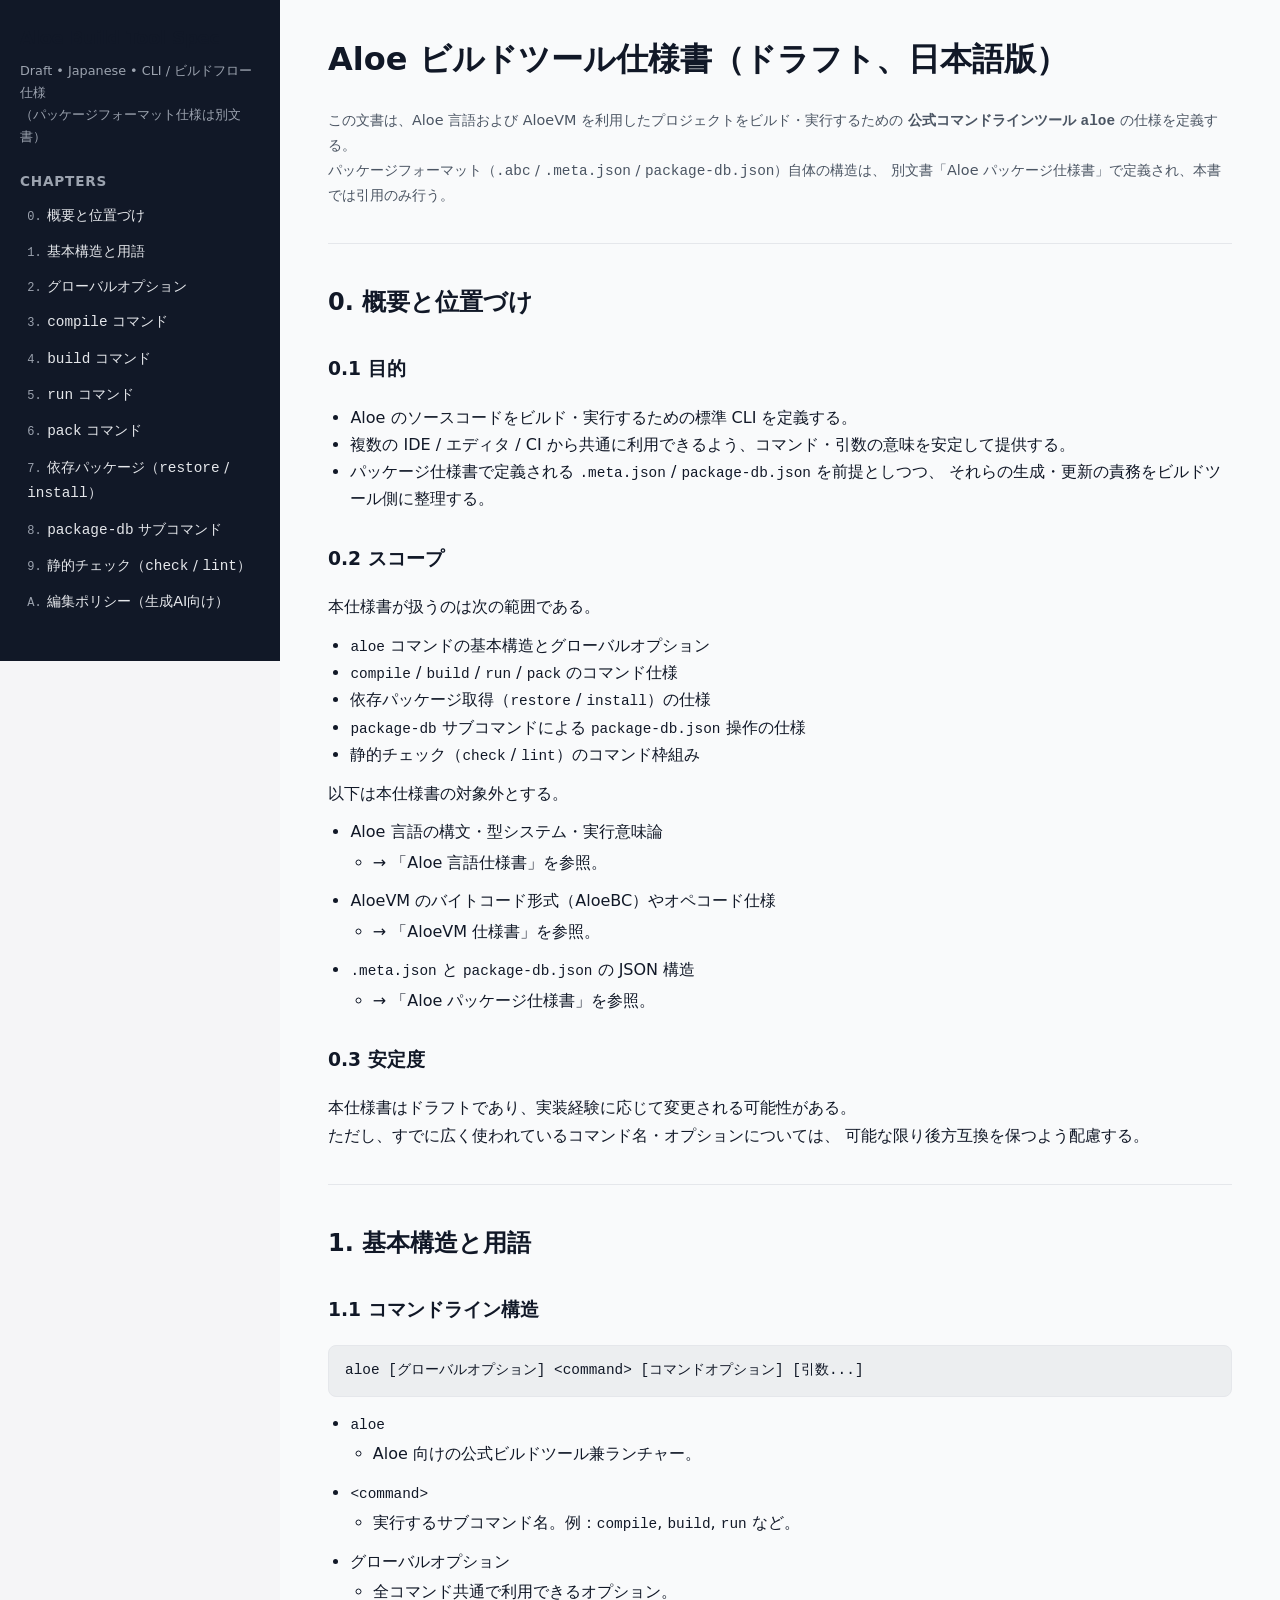
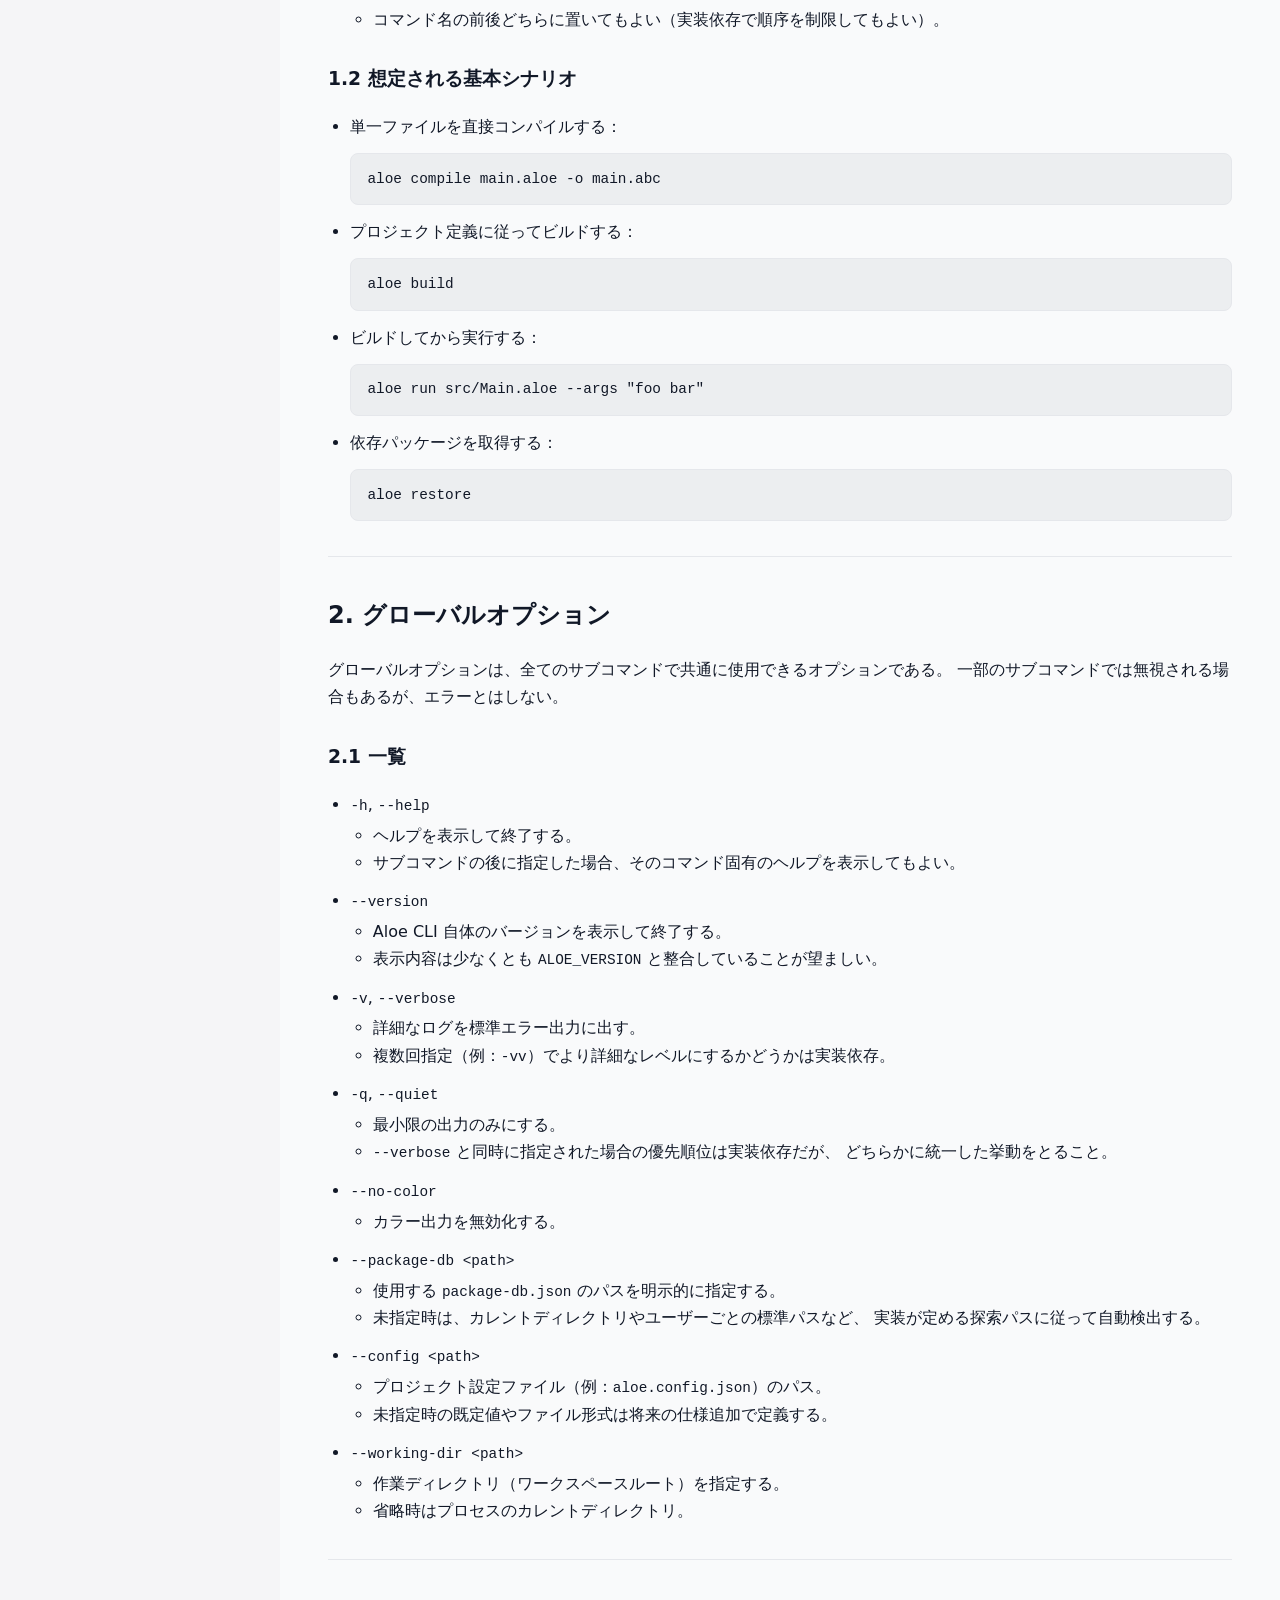
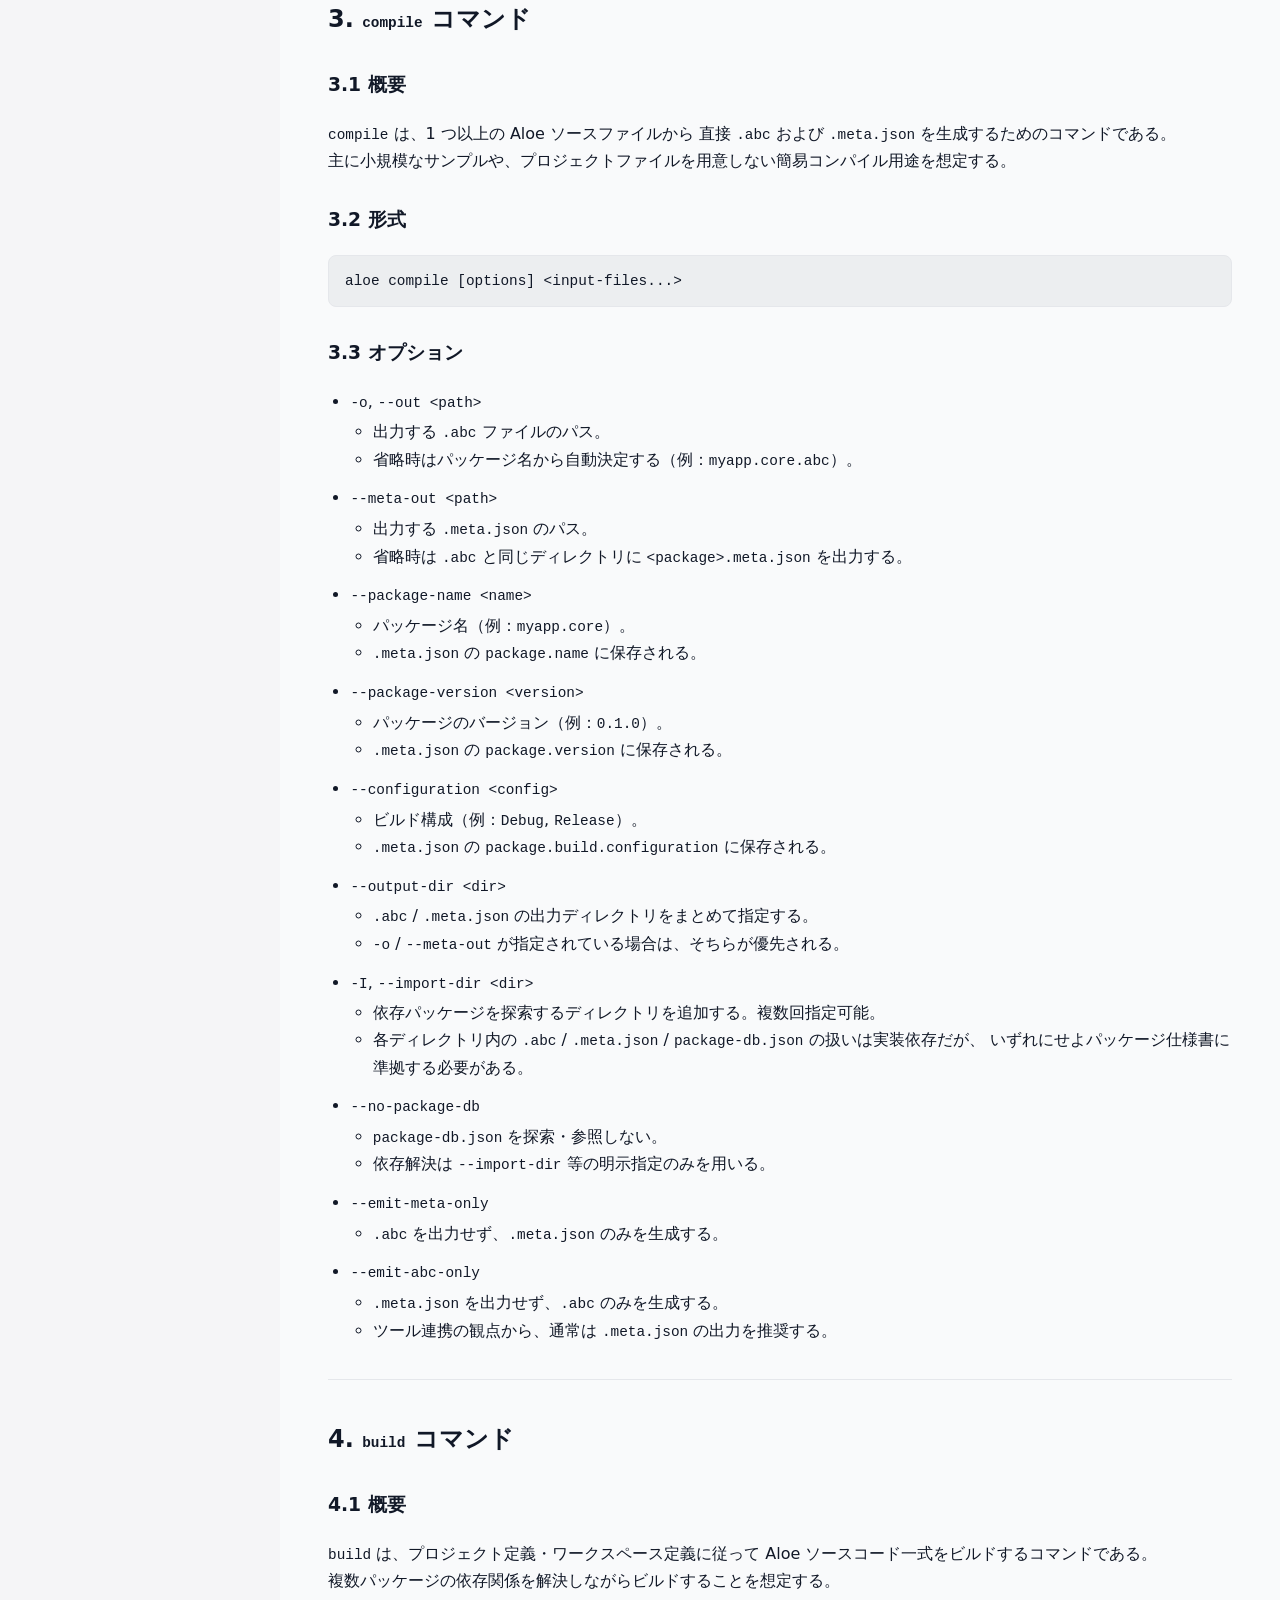
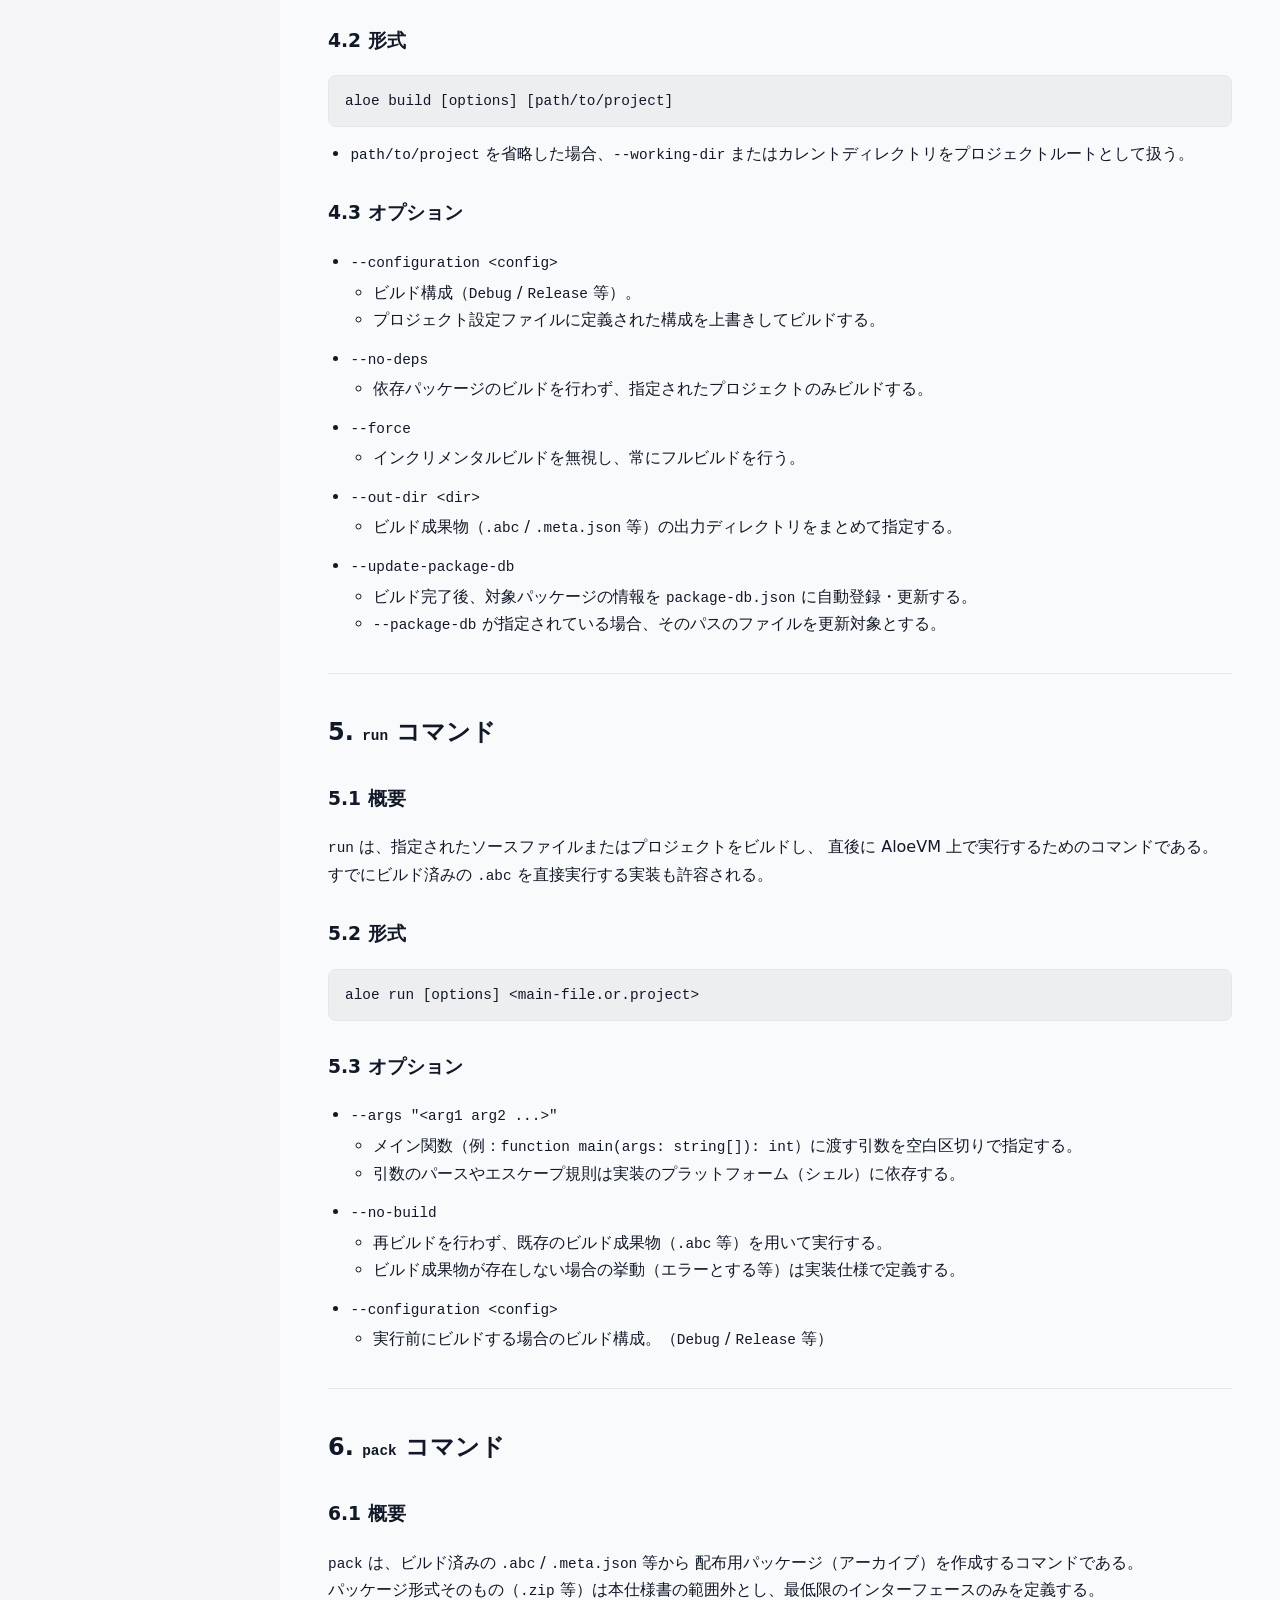
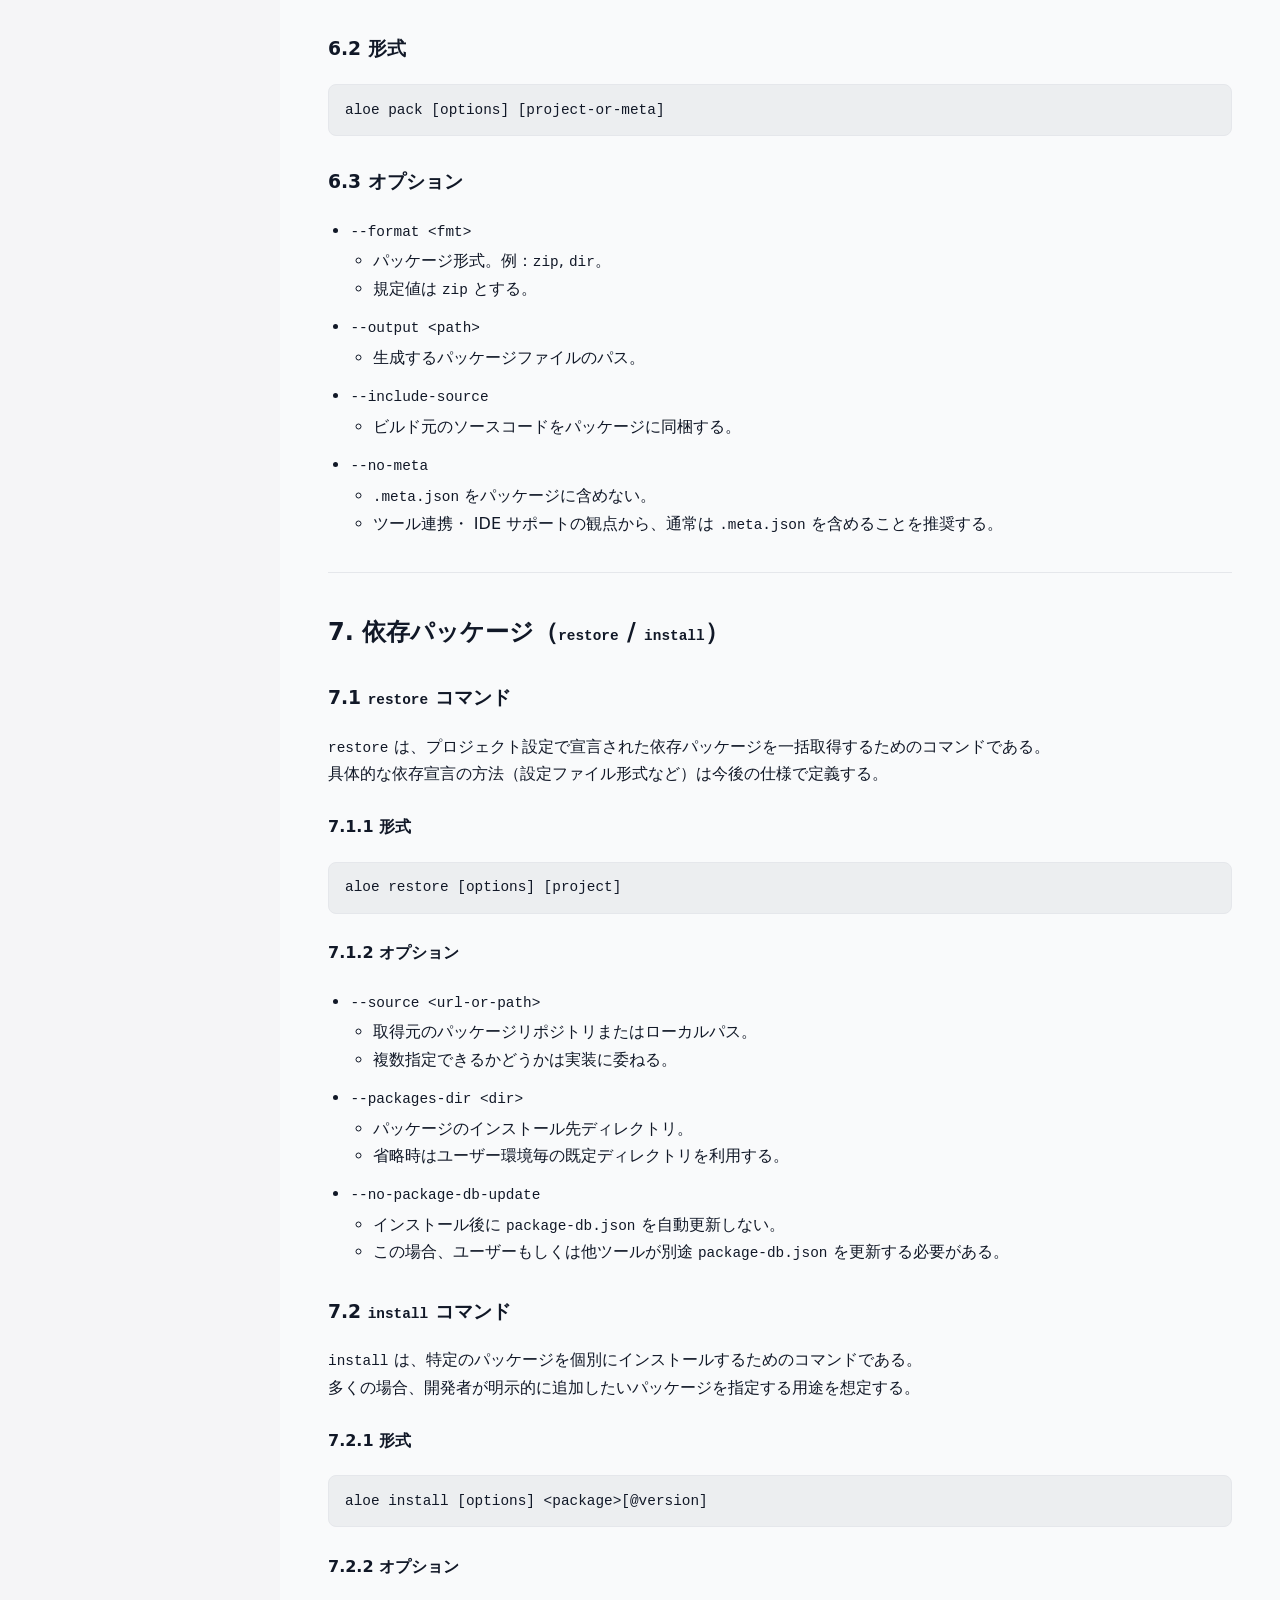
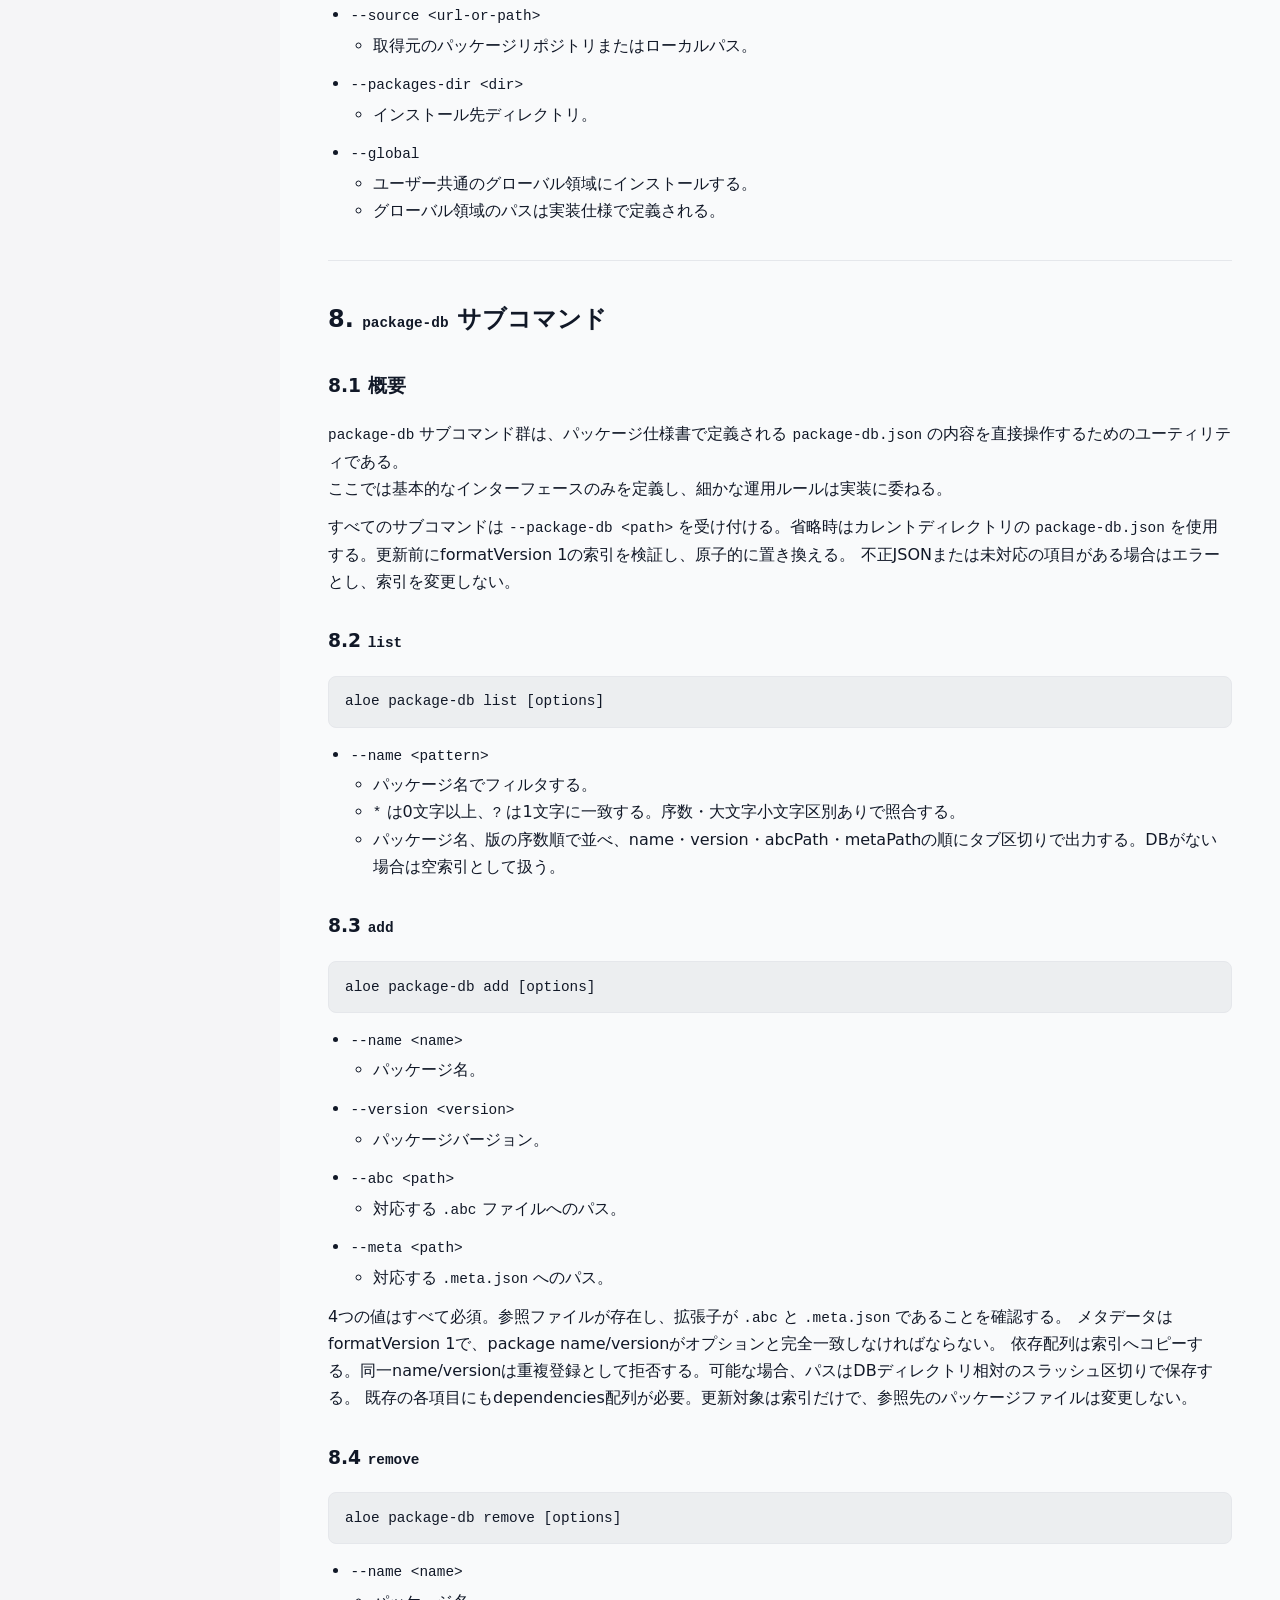
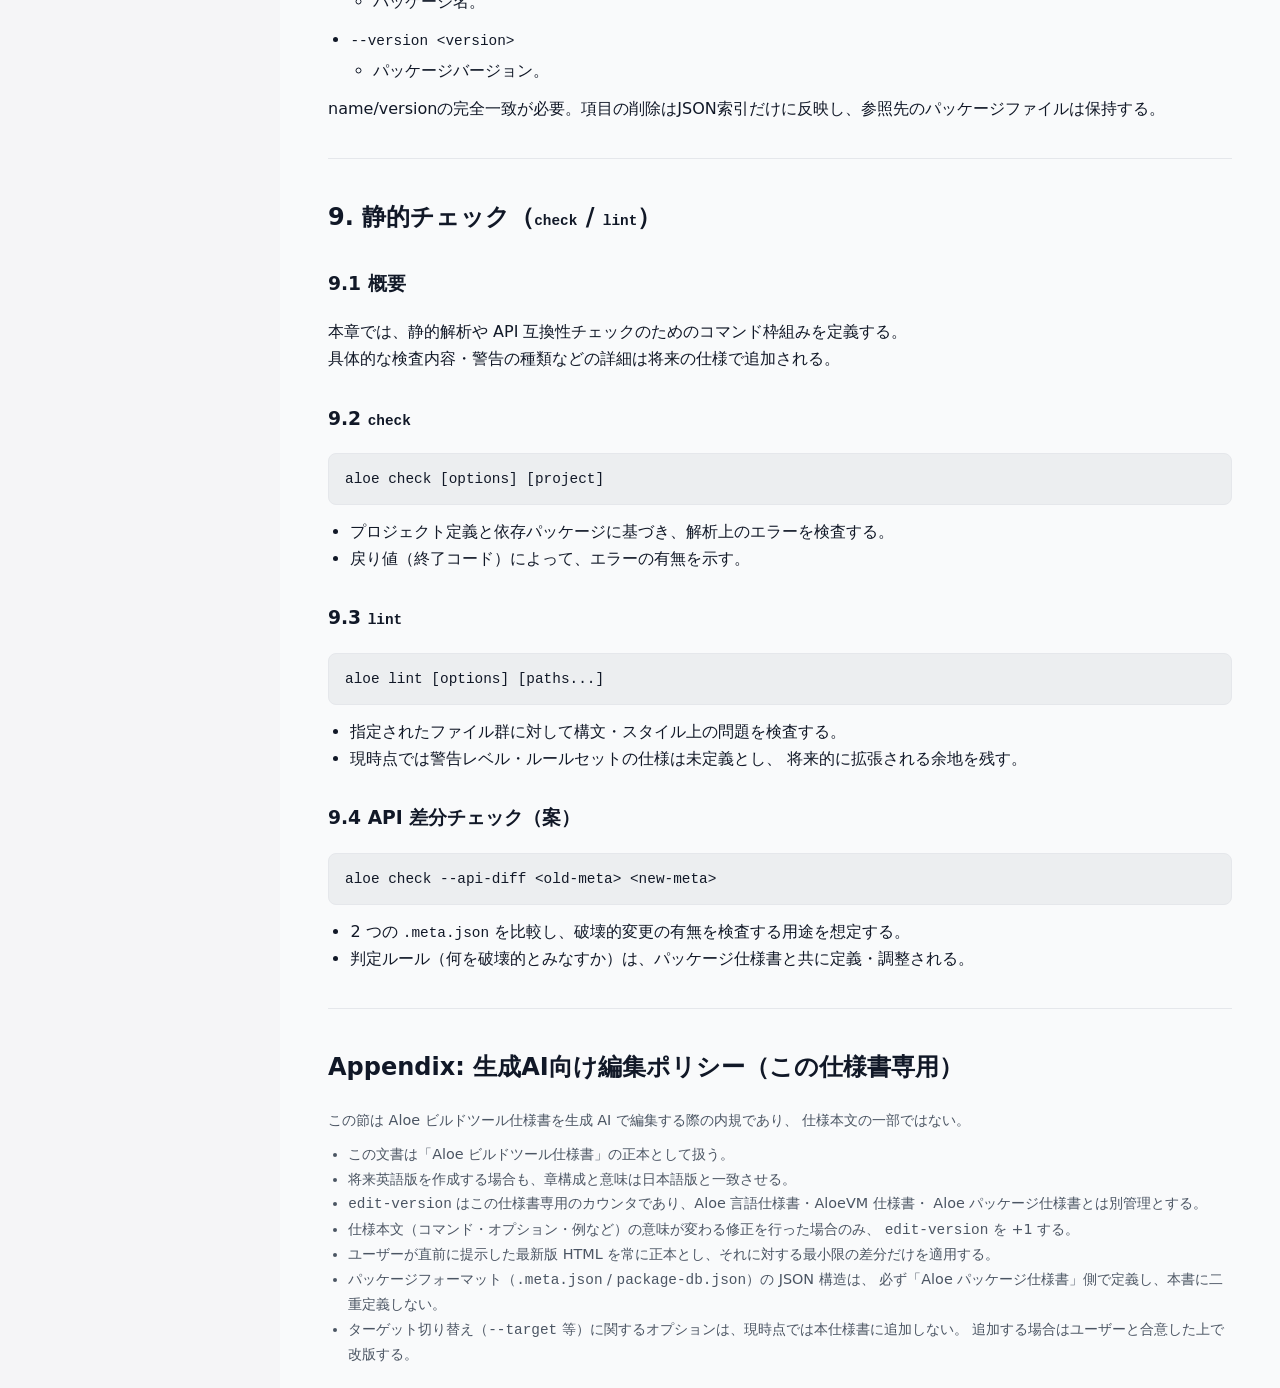
<file: Documents/ja/Aloe-build-tools.html>
﻿<!DOCTYPE html>
<html lang="ja">
<head>
  <meta charset="UTF-8" />
  <title>Aloe ビルドツール仕様書（ドラフト、日本語版）</title>
  <meta name="edit-version" content="2" />
  <meta name="edit-date" content="2026-10-21T17:12:00+09:00" />
  <style>
    :root {
      color-scheme: light dark;
    }
    * {
      box-sizing: border-box;
    }
    body {
      margin: 0;
      font-family: system-ui, -apple-system, BlinkMacSystemFont, "Segoe UI",
                   "Hiragino Sans", "Yu Gothic", sans-serif;
      line-height: 1.7;
      color: #111827;
      background: #f5f5f7;
    }
    .layout {
      display: flex;
      min-height: 100vh;
    }
    .sidebar {
      width: 280px;
      background: #111827;
      color: #e5e7eb;
      padding: 1.5rem 1.25rem 2.5rem;
      position: sticky;
      top: 0;
      align-self: flex-start;
      max-height: 100vh;
      overflow-y: auto;
    }
    .sidebar h1 {
      font-size: 1.1rem;
      margin: 0 0 0.4rem;
    }
    .sidebar .subtitle {
      font-size: 0.8rem;
      color: #9ca3af;
      margin-bottom: 1.4rem;
    }
    .sidebar h2 {
      font-size: 0.85rem;
      margin: 1.2rem 0 0.4rem;
      text-transform: uppercase;
      letter-spacing: 0.06em;
      color: #9ca3af;
    }
    .sidebar nav ul {
      list-style: none;
      padding: 0;
      margin: 0;
      font-size: 0.9rem;
    }
    .sidebar nav li {
      margin: 0.18rem 0;
    }
    .sidebar a {
      color: inherit;
      text-decoration: none;
      display: block;
      padding: 0.25rem 0.45rem;
      border-radius: 0.35rem;
    }
    .sidebar a:hover {
      background: #1f2937;
    }
    .chapter-index {
      font-family: "JetBrains Mono", "Cascadia Code", Consolas, monospace;
      font-size: 0.75rem;
      color: #9ca3af;
      margin-right: 0.35rem;
    }

    .content {
      flex: 1;
      max-width: 1100px;
      padding: 2rem 3rem 3rem;
      margin: 0 auto;
      background: #f9fafb;
    }
    h1, h2, h3, h4, h5 {
      color: #111827;
      margin-top: 1.6em;
    }
    h1 {
      margin-top: 0;
    }
    p {
      margin-top: 0.4em;
      margin-bottom: 0.7em;
    }
    ul, ol {
      padding-left: 1.4em;
      margin-top: 0.2em;
      margin-bottom: 0.7em;
    }
    pre, code {
      font-family: "JetBrains Mono", "Cascadia Code", Consolas,
                   "Ricty Diminished", monospace;
      font-size: 0.9rem;
    }
    pre {
      background: #1118270d;
      padding: 0.8rem 1rem;
      border-radius: 0.5rem;
      overflow-x: auto;
      border: 1px solid #e5e7eb;
      margin: 0.9em 0;
    }
    hr {
      margin: 2.2rem 0;
      border: none;
      border-top: 1px solid #e5e7eb;
    }
    .note {
      font-size: 0.9rem;
      color: #4b5563;
    }
    .badge {
      display: inline-block;
      font-size: 0.7rem;
      padding: 0.1rem 0.4rem;
      border-radius: 999px;
      background: #e5e7eb;
      color: #374151;
      margin-left: 0.4rem;
    }
    .badge-draft {
      background: #fee2e2;
      color: #991b1b;
    }
    .cmd {
      font-family: "JetBrains Mono", "Cascadia Code", Consolas, monospace;
      font-size: 0.85rem;
      background: #1118270d;
      padding: 0.15rem 0.35rem;
      border-radius: 0.35rem;
    }
  </style>
</head>
<body>
<div class="layout">

  <aside class="sidebar">
    <h1>Aloe Build Tool Spec</h1>
    <div class="subtitle">
      Draft • Japanese • CLI / ビルドフロー仕様<br>
      （パッケージフォーマット仕様は別文書）
    </div>

    <h2>Chapters</h2>
    <nav>
      <ul>
        <li><a href="#ch0"><span class="chapter-index">0.</span>概要と位置づけ</a></li>
        <li><a href="#ch1"><span class="chapter-index">1.</span>基本構造と用語</a></li>
        <li><a href="#ch2"><span class="chapter-index">2.</span>グローバルオプション</a></li>
        <li><a href="#ch3"><span class="chapter-index">3.</span><code>compile</code> コマンド</a></li>
        <li><a href="#ch4"><span class="chapter-index">4.</span><code>build</code> コマンド</a></li>
        <li><a href="#ch5"><span class="chapter-index">5.</span><code>run</code> コマンド</a></li>
        <li><a href="#ch6"><span class="chapter-index">6.</span><code>pack</code> コマンド</a></li>
        <li><a href="#ch7"><span class="chapter-index">7.</span>依存パッケージ（<code>restore</code> / <code>install</code>）</a></li>
        <li><a href="#ch8"><span class="chapter-index">8.</span><code>package-db</code> サブコマンド</a></li>
        <li><a href="#ch9"><span class="chapter-index">9.</span>静的チェック（<code>check</code> / <code>lint</code>）</a></li>
        <li><a href="#appendix"><span class="chapter-index">A.</span>編集ポリシー（生成AI向け）</a></li>
      </ul>
    </nav>
  </aside>

  <main class="content">
    <h1 id="top">Aloe ビルドツール仕様書（ドラフト、日本語版）</h1>
    <p class="note">
      この文書は、Aloe 言語および AloeVM を利用したプロジェクトをビルド・実行するための
      <strong>公式コマンドラインツール <code>aloe</code></strong> の仕様を定義する。<br>
      パッケージフォーマット（<code>.abc</code> / <code>.meta.json</code> / <code>package-db.json</code>）自体の構造は、
      別文書「Aloe パッケージ仕様書」で定義され、本書では引用のみ行う。
    </p>

    <hr />

    <h2 id="ch0">0. 概要と位置づけ</h2>

    <h3>0.1 目的</h3>
    <ul>
      <li>Aloe のソースコードをビルド・実行するための標準 CLI を定義する。</li>
      <li>複数の IDE / エディタ / CI から共通に利用できるよう、コマンド・引数の意味を安定して提供する。</li>
      <li>パッケージ仕様書で定義される <code>.meta.json</code> / <code>package-db.json</code> を前提としつつ、
          それらの生成・更新の責務をビルドツール側に整理する。</li>
    </ul>

    <h3>0.2 スコープ</h3>
    <p>本仕様書が扱うのは次の範囲である。</p>
    <ul>
      <li><code>aloe</code> コマンドの基本構造とグローバルオプション</li>
      <li><code>compile</code> / <code>build</code> / <code>run</code> / <code>pack</code> のコマンド仕様</li>
      <li>依存パッケージ取得（<code>restore</code> / <code>install</code>）の仕様</li>
      <li><code>package-db</code> サブコマンドによる <code>package-db.json</code> 操作の仕様</li>
      <li>静的チェック（<code>check</code> / <code>lint</code>）のコマンド枠組み</li>
    </ul>
    <p>以下は本仕様書の対象外とする。</p>
    <ul>
      <li>Aloe 言語の構文・型システム・実行意味論
        <ul>
          <li>→ 「Aloe 言語仕様書」を参照。</li>
        </ul>
      </li>
      <li>AloeVM のバイトコード形式（AloeBC）やオペコード仕様
        <ul>
          <li>→ 「AloeVM 仕様書」を参照。</li>
        </ul>
      </li>
      <li><code>.meta.json</code> と <code>package-db.json</code> の JSON 構造
        <ul>
          <li>→ 「Aloe パッケージ仕様書」を参照。</li>
        </ul>
      </li>
    </ul>

    <h3>0.3 安定度</h3>
    <p>
      本仕様書はドラフトであり、実装経験に応じて変更される可能性がある。<br />
      ただし、すでに広く使われているコマンド名・オプションについては、
      可能な限り後方互換を保つよう配慮する。
    </p>

    <hr />

    <h2 id="ch1">1. 基本構造と用語</h2>

    <h3>1.1 コマンドライン構造</h3>
    <pre><code>aloe [グローバルオプション] &lt;command&gt; [コマンドオプション] [引数...]
</code></pre>
    <ul>
      <li><code>aloe</code>
        <ul>
          <li>Aloe 向けの公式ビルドツール兼ランチャー。</li>
        </ul>
      </li>
      <li><code>&lt;command&gt;</code>
        <ul>
          <li>実行するサブコマンド名。例：<code>compile</code>, <code>build</code>, <code>run</code> など。</li>
        </ul>
      </li>
      <li>グローバルオプション
        <ul>
          <li>全コマンド共通で利用できるオプション。</li>
          <li>コマンド名の前後どちらに置いてもよい（実装依存で順序を制限してもよい）。</li>
        </ul>
      </li>
    </ul>

    <h3>1.2 想定される基本シナリオ</h3>
    <ul>
      <li>単一ファイルを直接コンパイルする：
        <pre><code>aloe compile main.aloe -o main.abc</code></pre>
      </li>
      <li>プロジェクト定義に従ってビルドする：
        <pre><code>aloe build</code></pre>
      </li>
      <li>ビルドしてから実行する：
        <pre><code>aloe run src/Main.aloe --args "foo bar"</code></pre>
      </li>
      <li>依存パッケージを取得する：
        <pre><code>aloe restore</code></pre>
      </li>
    </ul>

    <hr />

    <h2 id="ch2">2. グローバルオプション</h2>

    <p>
      グローバルオプションは、全てのサブコマンドで共通に使用できるオプションである。
      一部のサブコマンドでは無視される場合もあるが、エラーとはしない。
    </p>

    <h3>2.1 一覧</h3>
    <ul>
      <li><code>-h</code>, <code>--help</code>
        <ul>
          <li>ヘルプを表示して終了する。</li>
          <li>サブコマンドの後に指定した場合、そのコマンド固有のヘルプを表示してもよい。</li>
        </ul>
      </li>
      <li><code>--version</code>
        <ul>
          <li>Aloe CLI 自体のバージョンを表示して終了する。</li>
          <li>表示内容は少なくとも <code>ALOE_VERSION</code> と整合していることが望ましい。</li>
        </ul>
      </li>
      <li><code>-v</code>, <code>--verbose</code>
        <ul>
          <li>詳細なログを標準エラー出力に出す。</li>
          <li>複数回指定（例：<code>-vv</code>）でより詳細なレベルにするかどうかは実装依存。</li>
        </ul>
      </li>
      <li><code>-q</code>, <code>--quiet</code>
        <ul>
          <li>最小限の出力のみにする。</li>
          <li><code>--verbose</code> と同時に指定された場合の優先順位は実装依存だが、
              どちらかに統一した挙動をとること。</li>
        </ul>
      </li>
      <li><code>--no-color</code>
        <ul>
          <li>カラー出力を無効化する。</li>
        </ul>
      </li>
      <li><code>--package-db &lt;path&gt;</code>
        <ul>
          <li>使用する <code>package-db.json</code> のパスを明示的に指定する。</li>
          <li>未指定時は、カレントディレクトリやユーザーごとの標準パスなど、
              実装が定める探索パスに従って自動検出する。</li>
        </ul>
      </li>
      <li><code>--config &lt;path&gt;</code>
        <ul>
          <li>プロジェクト設定ファイル（例：<code>aloe.config.json</code>）のパス。</li>
          <li>未指定時の既定値やファイル形式は将来の仕様追加で定義する。</li>
        </ul>
      </li>
      <li><code>--working-dir &lt;path&gt;</code>
        <ul>
          <li>作業ディレクトリ（ワークスペースルート）を指定する。</li>
          <li>省略時はプロセスのカレントディレクトリ。</li>
        </ul>
      </li>
    </ul>

    <hr />

    <h2 id="ch3">3. <code>compile</code> コマンド</h2>

    <h3>3.1 概要</h3>
    <p>
      <code>compile</code> は、1 つ以上の Aloe ソースファイルから
      直接 <code>.abc</code> および <code>.meta.json</code> を生成するためのコマンドである。<br />
      主に小規模なサンプルや、プロジェクトファイルを用意しない簡易コンパイル用途を想定する。
    </p>

    <h3>3.2 形式</h3>
    <pre><code>aloe compile [options] &lt;input-files...&gt;
</code></pre>

    <h3>3.3 オプション</h3>
    <ul>
      <li><code>-o</code>, <code>--out &lt;path&gt;</code>
        <ul>
          <li>出力する <code>.abc</code> ファイルのパス。</li>
          <li>省略時はパッケージ名から自動決定する（例：<code>myapp.core.abc</code>）。</li>
        </ul>
      </li>
      <li><code>--meta-out &lt;path&gt;</code>
        <ul>
          <li>出力する <code>.meta.json</code> のパス。</li>
          <li>省略時は <code>.abc</code> と同じディレクトリに <code>&lt;package&gt;.meta.json</code> を出力する。</li>
        </ul>
      </li>
      <li><code>--package-name &lt;name&gt;</code>
        <ul>
          <li>パッケージ名（例：<code>myapp.core</code>）。</li>
          <li><code>.meta.json</code> の <code>package.name</code> に保存される。</li>
        </ul>
      </li>
      <li><code>--package-version &lt;version&gt;</code>
        <ul>
          <li>パッケージのバージョン（例：<code>0.1.0</code>）。</li>
          <li><code>.meta.json</code> の <code>package.version</code> に保存される。</li>
        </ul>
      </li>
      <li><code>--configuration &lt;config&gt;</code>
        <ul>
          <li>ビルド構成（例：<code>Debug</code>, <code>Release</code>）。</li>
          <li><code>.meta.json</code> の <code>package.build.configuration</code> に保存される。</li>
        </ul>
      </li>
      <li><code>--output-dir &lt;dir&gt;</code>
        <ul>
          <li><code>.abc</code> / <code>.meta.json</code> の出力ディレクトリをまとめて指定する。</li>
          <li><code>-o</code> / <code>--meta-out</code> が指定されている場合は、そちらが優先される。</li>
        </ul>
      </li>
      <li><code>-I</code>, <code>--import-dir &lt;dir&gt;</code>
        <ul>
          <li>依存パッケージを探索するディレクトリを追加する。複数回指定可能。</li>
          <li>各ディレクトリ内の <code>.abc</code> / <code>.meta.json</code> / <code>package-db.json</code> の扱いは実装依存だが、
              いずれにせよパッケージ仕様書に準拠する必要がある。</li>
        </ul>
      </li>
      <li><code>--no-package-db</code>
        <ul>
          <li><code>package-db.json</code> を探索・参照しない。</li>
          <li>依存解決は <code>--import-dir</code> 等の明示指定のみを用いる。</li>
        </ul>
      </li>
      <li><code>--emit-meta-only</code>
        <ul>
          <li><code>.abc</code> を出力せず、<code>.meta.json</code> のみを生成する。</li>
        </ul>
      </li>
      <li><code>--emit-abc-only</code>
        <ul>
          <li><code>.meta.json</code> を出力せず、<code>.abc</code> のみを生成する。</li>
          <li>ツール連携の観点から、通常は <code>.meta.json</code> の出力を推奨する。</li>
        </ul>
      </li>
    </ul>

    <hr />

    <h2 id="ch4">4. <code>build</code> コマンド</h2>

    <h3>4.1 概要</h3>
    <p>
      <code>build</code> は、プロジェクト定義・ワークスペース定義に従って
      Aloe ソースコード一式をビルドするコマンドである。<br />
      複数パッケージの依存関係を解決しながらビルドすることを想定する。
    </p>

    <h3>4.2 形式</h3>
    <pre><code>aloe build [options] [path/to/project]
</code></pre>
    <ul>
      <li><code>path/to/project</code> を省略した場合、<code>--working-dir</code> またはカレントディレクトリをプロジェクトルートとして扱う。</li>
    </ul>

    <h3>4.3 オプション</h3>
    <ul>
      <li><code>--configuration &lt;config&gt;</code>
        <ul>
          <li>ビルド構成（<code>Debug</code> / <code>Release</code> 等）。</li>
          <li>プロジェクト設定ファイルに定義された構成を上書きしてビルドする。</li>
        </ul>
      </li>
      <li><code>--no-deps</code>
        <ul>
          <li>依存パッケージのビルドを行わず、指定されたプロジェクトのみビルドする。</li>
        </ul>
      </li>
      <li><code>--force</code>
        <ul>
          <li>インクリメンタルビルドを無視し、常にフルビルドを行う。</li>
        </ul>
      </li>
      <li><code>--out-dir &lt;dir&gt;</code>
        <ul>
          <li>ビルド成果物（<code>.abc</code> / <code>.meta.json</code> 等）の出力ディレクトリをまとめて指定する。</li>
        </ul>
      </li>
      <li><code>--update-package-db</code>
        <ul>
          <li>ビルド完了後、対象パッケージの情報を <code>package-db.json</code> に自動登録・更新する。</li>
          <li><code>--package-db</code> が指定されている場合、そのパスのファイルを更新対象とする。</li>
        </ul>
      </li>
    </ul>

    <hr />

    <h2 id="ch5">5. <code>run</code> コマンド</h2>

    <h3>5.1 概要</h3>
    <p>
      <code>run</code> は、指定されたソースファイルまたはプロジェクトをビルドし、
      直後に AloeVM 上で実行するためのコマンドである。<br />
      すでにビルド済みの <code>.abc</code> を直接実行する実装も許容される。
    </p>

    <h3>5.2 形式</h3>
    <pre><code>aloe run [options] &lt;main-file.or.project&gt;
</code></pre>

    <h3>5.3 オプション</h3>
    <ul>
      <li><code>--args "&lt;arg1 arg2 ...&gt;"</code>
        <ul>
          <li>メイン関数（例：<code>function main(args: string[]): int</code>）に渡す引数を空白区切りで指定する。</li>
          <li>引数のパースやエスケープ規則は実装のプラットフォーム（シェル）に依存する。</li>
        </ul>
      </li>
      <li><code>--no-build</code>
        <ul>
          <li>再ビルドを行わず、既存のビルド成果物（<code>.abc</code> 等）を用いて実行する。</li>
          <li>ビルド成果物が存在しない場合の挙動（エラーとする等）は実装仕様で定義する。</li>
        </ul>
      </li>
      <li><code>--configuration &lt;config&gt;</code>
        <ul>
          <li>実行前にビルドする場合のビルド構成。（<code>Debug</code> / <code>Release</code> 等）</li>
        </ul>
      </li>
    </ul>

    <hr />

    <h2 id="ch6">6. <code>pack</code> コマンド</h2>

    <h3>6.1 概要</h3>
    <p>
      <code>pack</code> は、ビルド済みの <code>.abc</code> / <code>.meta.json</code> 等から
      配布用パッケージ（アーカイブ）を作成するコマンドである。<br />
      パッケージ形式そのもの（<code>.zip</code> 等）は本仕様書の範囲外とし、最低限のインターフェースのみを定義する。
    </p>

    <h3>6.2 形式</h3>
    <pre><code>aloe pack [options] [project-or-meta]
</code></pre>

    <h3>6.3 オプション</h3>
    <ul>
      <li><code>--format &lt;fmt&gt;</code>
        <ul>
          <li>パッケージ形式。例：<code>zip</code>, <code>dir</code>。</li>
          <li>規定値は <code>zip</code> とする。</li>
        </ul>
      </li>
      <li><code>--output &lt;path&gt;</code>
        <ul>
          <li>生成するパッケージファイルのパス。</li>
        </ul>
      </li>
      <li><code>--include-source</code>
        <ul>
          <li>ビルド元のソースコードをパッケージに同梱する。</li>
        </ul>
      </li>
      <li><code>--no-meta</code>
        <ul>
          <li><code>.meta.json</code> をパッケージに含めない。</li>
          <li>ツール連携・ IDE サポートの観点から、通常は <code>.meta.json</code> を含めることを推奨する。</li>
        </ul>
      </li>
    </ul>

    <hr />

    <h2 id="ch7">7. 依存パッケージ（<code>restore</code> / <code>install</code>）</h2>

    <h3>7.1 <code>restore</code> コマンド</h3>
    <p>
      <code>restore</code> は、プロジェクト設定で宣言された依存パッケージを一括取得するためのコマンドである。<br />
      具体的な依存宣言の方法（設定ファイル形式など）は今後の仕様で定義する。
    </p>

    <h4>7.1.1 形式</h4>
    <pre><code>aloe restore [options] [project]
</code></pre>

    <h4>7.1.2 オプション</h4>
    <ul>
      <li><code>--source &lt;url-or-path&gt;</code>
        <ul>
          <li>取得元のパッケージリポジトリまたはローカルパス。</li>
          <li>複数指定できるかどうかは実装に委ねる。</li>
        </ul>
      </li>
      <li><code>--packages-dir &lt;dir&gt;</code>
        <ul>
          <li>パッケージのインストール先ディレクトリ。</li>
          <li>省略時はユーザー環境毎の既定ディレクトリを利用する。</li>
        </ul>
      </li>
      <li><code>--no-package-db-update</code>
        <ul>
          <li>インストール後に <code>package-db.json</code> を自動更新しない。</li>
          <li>この場合、ユーザーもしくは他ツールが別途 <code>package-db.json</code> を更新する必要がある。</li>
        </ul>
      </li>
    </ul>

    <h3>7.2 <code>install</code> コマンド</h3>
    <p>
      <code>install</code> は、特定のパッケージを個別にインストールするためのコマンドである。<br />
      多くの場合、開発者が明示的に追加したいパッケージを指定する用途を想定する。
    </p>

    <h4>7.2.1 形式</h4>
    <pre><code>aloe install [options] &lt;package&gt;[@version]
</code></pre>

    <h4>7.2.2 オプション</h4>
    <ul>
      <li><code>--source &lt;url-or-path&gt;</code>
        <ul>
          <li>取得元のパッケージリポジトリまたはローカルパス。</li>
        </ul>
      </li>
      <li><code>--packages-dir &lt;dir&gt;</code>
        <ul>
          <li>インストール先ディレクトリ。</li>
        </ul>
      </li>
      <li><code>--global</code>
        <ul>
          <li>ユーザー共通のグローバル領域にインストールする。</li>
          <li>グローバル領域のパスは実装仕様で定義される。</li>
        </ul>
      </li>
    </ul>

    <hr />

    <h2 id="ch8">8. <code>package-db</code> サブコマンド</h2>

    <h3>8.1 概要</h3>
    <p>
      <code>package-db</code> サブコマンド群は、パッケージ仕様書で定義される
      <code>package-db.json</code> の内容を直接操作するためのユーティリティである。<br />
      ここでは基本的なインターフェースのみを定義し、細かな運用ルールは実装に委ねる。
    </p>
    <p>すべてのサブコマンドは <code>--package-db &lt;path&gt;</code> を受け付ける。省略時はカレントディレクトリの
      <code>package-db.json</code> を使用する。更新前にformatVersion 1の索引を検証し、原子的に置き換える。
      不正JSONまたは未対応の項目がある場合はエラーとし、索引を変更しない。</p>

    <h3>8.2 <code>list</code></h3>
    <pre><code>aloe package-db list [options]
</code></pre>
    <ul>
      <li><code>--name &lt;pattern&gt;</code>
        <ul>
          <li>パッケージ名でフィルタする。</li>
          <li><code>*</code> は0文字以上、<code>?</code> は1文字に一致する。序数・大文字小文字区別ありで照合する。</li>
          <li>パッケージ名、版の序数順で並べ、name・version・abcPath・metaPathの順にタブ区切りで出力する。DBがない場合は空索引として扱う。</li>
        </ul>
      </li>
    </ul>

    <h3>8.3 <code>add</code></h3>
    <pre><code>aloe package-db add [options]
</code></pre>
    <ul>
      <li><code>--name &lt;name&gt;</code>
        <ul>
          <li>パッケージ名。</li>
        </ul>
      </li>
      <li><code>--version &lt;version&gt;</code>
        <ul>
          <li>パッケージバージョン。</li>
        </ul>
      </li>
      <li><code>--abc &lt;path&gt;</code>
        <ul>
          <li>対応する <code>.abc</code> ファイルへのパス。</li>
        </ul>
      </li>
      <li><code>--meta &lt;path&gt;</code>
        <ul>
          <li>対応する <code>.meta.json</code> へのパス。</li>
        </ul>
      </li>
    </ul>
    <p>4つの値はすべて必須。参照ファイルが存在し、拡張子が <code>.abc</code> と <code>.meta.json</code> であることを確認する。
      メタデータはformatVersion 1で、package name/versionがオプションと完全一致しなければならない。
      依存配列は索引へコピーする。同一name/versionは重複登録として拒否する。可能な場合、パスはDBディレクトリ相対のスラッシュ区切りで保存する。
      既存の各項目にもdependencies配列が必要。更新対象は索引だけで、参照先のパッケージファイルは変更しない。</p>

    <h3>8.4 <code>remove</code></h3>
    <pre><code>aloe package-db remove [options]
</code></pre>
    <ul>
      <li><code>--name &lt;name&gt;</code>
        <ul>
          <li>パッケージ名。</li>
        </ul>
      </li>
      <li><code>--version &lt;version&gt;</code>
        <ul>
          <li>パッケージバージョン。</li>
        </ul>
      </li>
    </ul>
    <p>name/versionの完全一致が必要。項目の削除はJSON索引だけに反映し、参照先のパッケージファイルは保持する。</p>

    <hr />

    <h2 id="ch9">9. 静的チェック（<code>check</code> / <code>lint</code>）</h2>

    <h3>9.1 概要</h3>
    <p>
      本章では、静的解析や API 互換性チェックのためのコマンド枠組みを定義する。<br />
      具体的な検査内容・警告の種類などの詳細は将来の仕様で追加される。
    </p>

    <h3>9.2 <code>check</code></h3>
    <pre><code>aloe check [options] [project]
</code></pre>
    <ul>
      <li>プロジェクト定義と依存パッケージに基づき、解析上のエラーを検査する。</li>
      <li>戻り値（終了コード）によって、エラーの有無を示す。</li>
    </ul>

    <h3>9.3 <code>lint</code></h3>
    <pre><code>aloe lint [options] [paths...]
</code></pre>
    <ul>
      <li>指定されたファイル群に対して構文・スタイル上の問題を検査する。</li>
      <li>現時点では警告レベル・ルールセットの仕様は未定義とし、
          将来的に拡張される余地を残す。</li>
    </ul>

    <h3>9.4 API 差分チェック（案）</h3>
    <pre><code>aloe check --api-diff &lt;old-meta&gt; &lt;new-meta&gt;
</code></pre>
    <ul>
      <li>2 つの <code>.meta.json</code> を比較し、破壊的変更の有無を検査する用途を想定する。</li>
      <li>判定ルール（何を破壊的とみなすか）は、パッケージ仕様書と共に定義・調整される。</li>
    </ul>

    <hr />

    <h2 id="appendix">Appendix: 生成AI向け編集ポリシー（この仕様書専用）</h2>
    <p class="note">
      この節は Aloe ビルドツール仕様書を生成 AI で編集する際の内規であり、
      仕様本文の一部ではない。
    </p>
    <ul class="note">
      <li>この文書は「Aloe ビルドツール仕様書」の正本として扱う。</li>
      <li>将来英語版を作成する場合も、章構成と意味は日本語版と一致させる。</li>
      <li><code>edit-version</code> はこの仕様書専用のカウンタであり、Aloe 言語仕様書・AloeVM 仕様書・
          Aloe パッケージ仕様書とは別管理とする。</li>
      <li>仕様本文（コマンド・オプション・例など）の意味が変わる修正を行った場合のみ、
          <code>edit-version</code> を +1 する。</li>
      <li>ユーザーが直前に提示した最新版 HTML を常に正本とし、それに対する最小限の差分だけを適用する。</li>
      <li>パッケージフォーマット（<code>.meta.json</code> / <code>package-db.json</code>）の JSON 構造は、
          必ず「Aloe パッケージ仕様書」側で定義し、本書に二重定義しない。</li>
      <li>ターゲット切り替え（<code>--target</code> 等）に関するオプションは、現時点では本仕様書に追加しない。
          追加する場合はユーザーと合意した上で改版する。</li>
    </ul>

  </main>
</div>
</body>
</html>
</file>
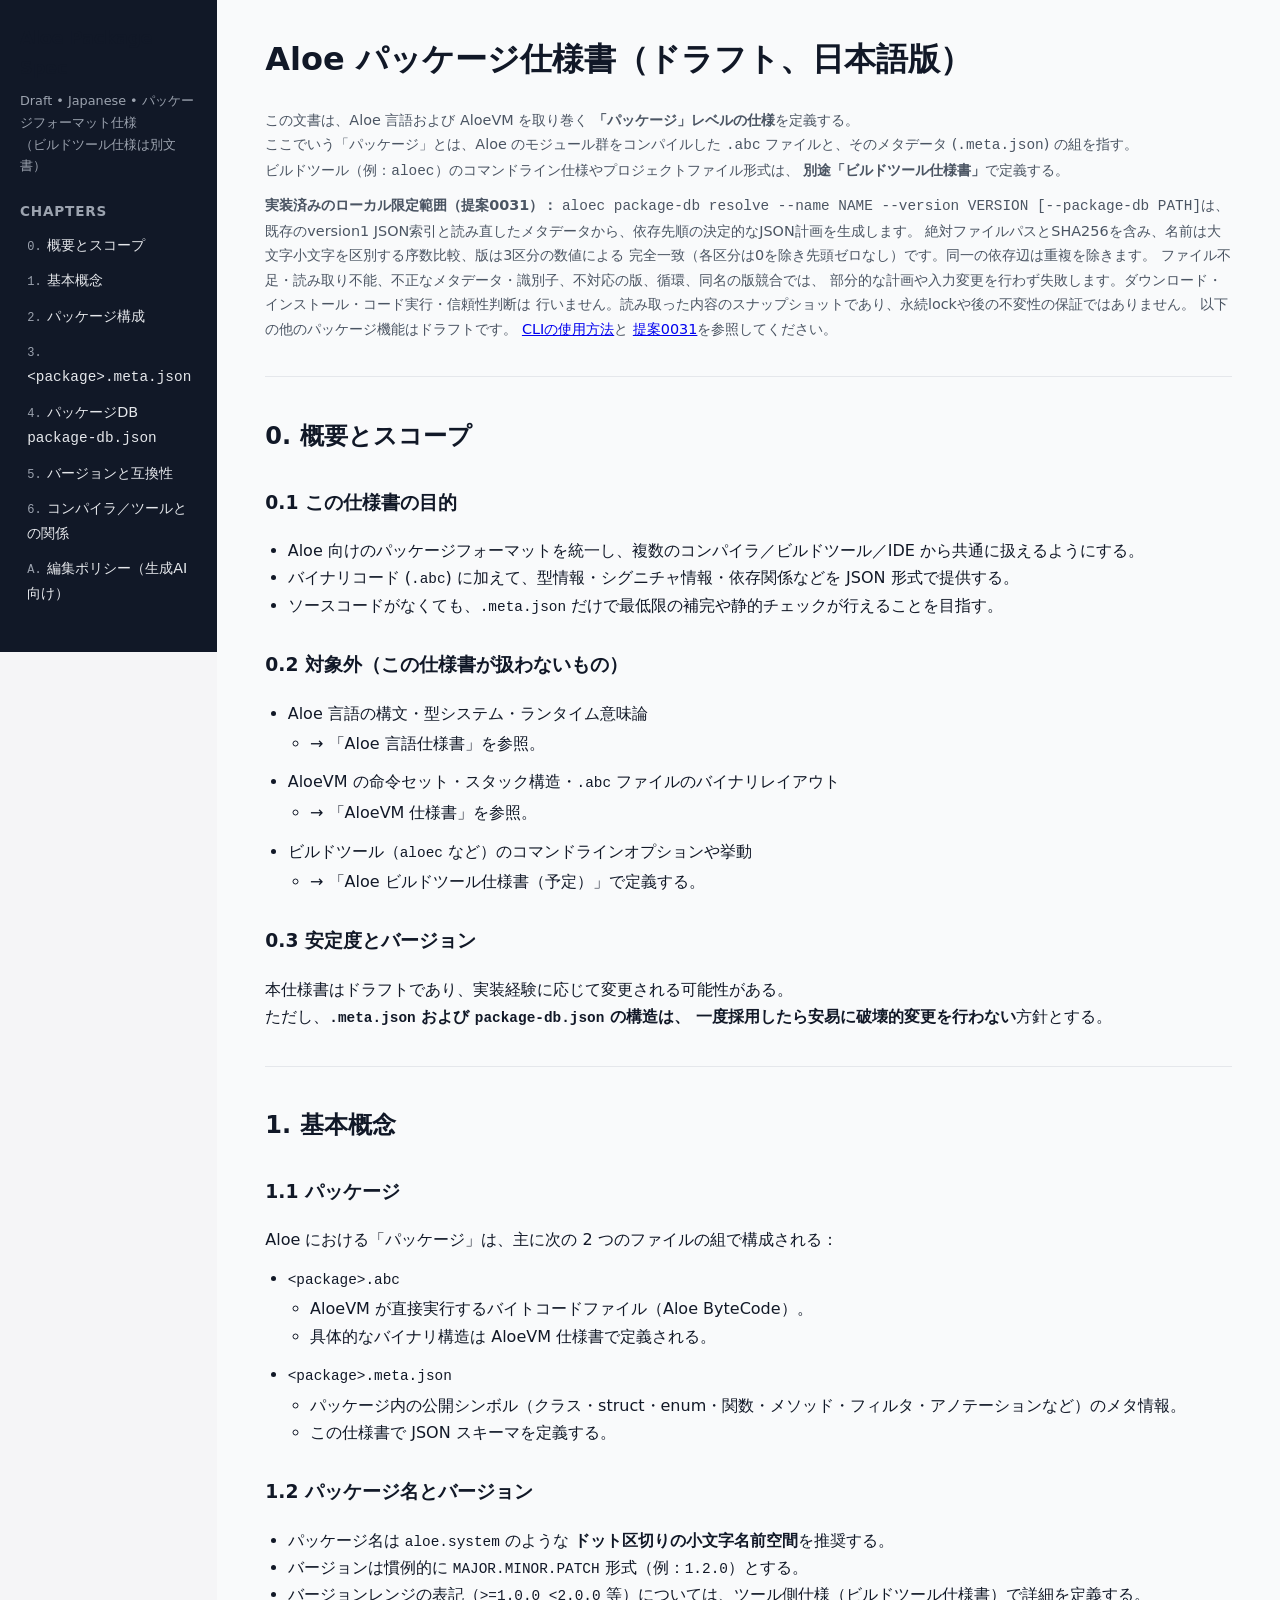
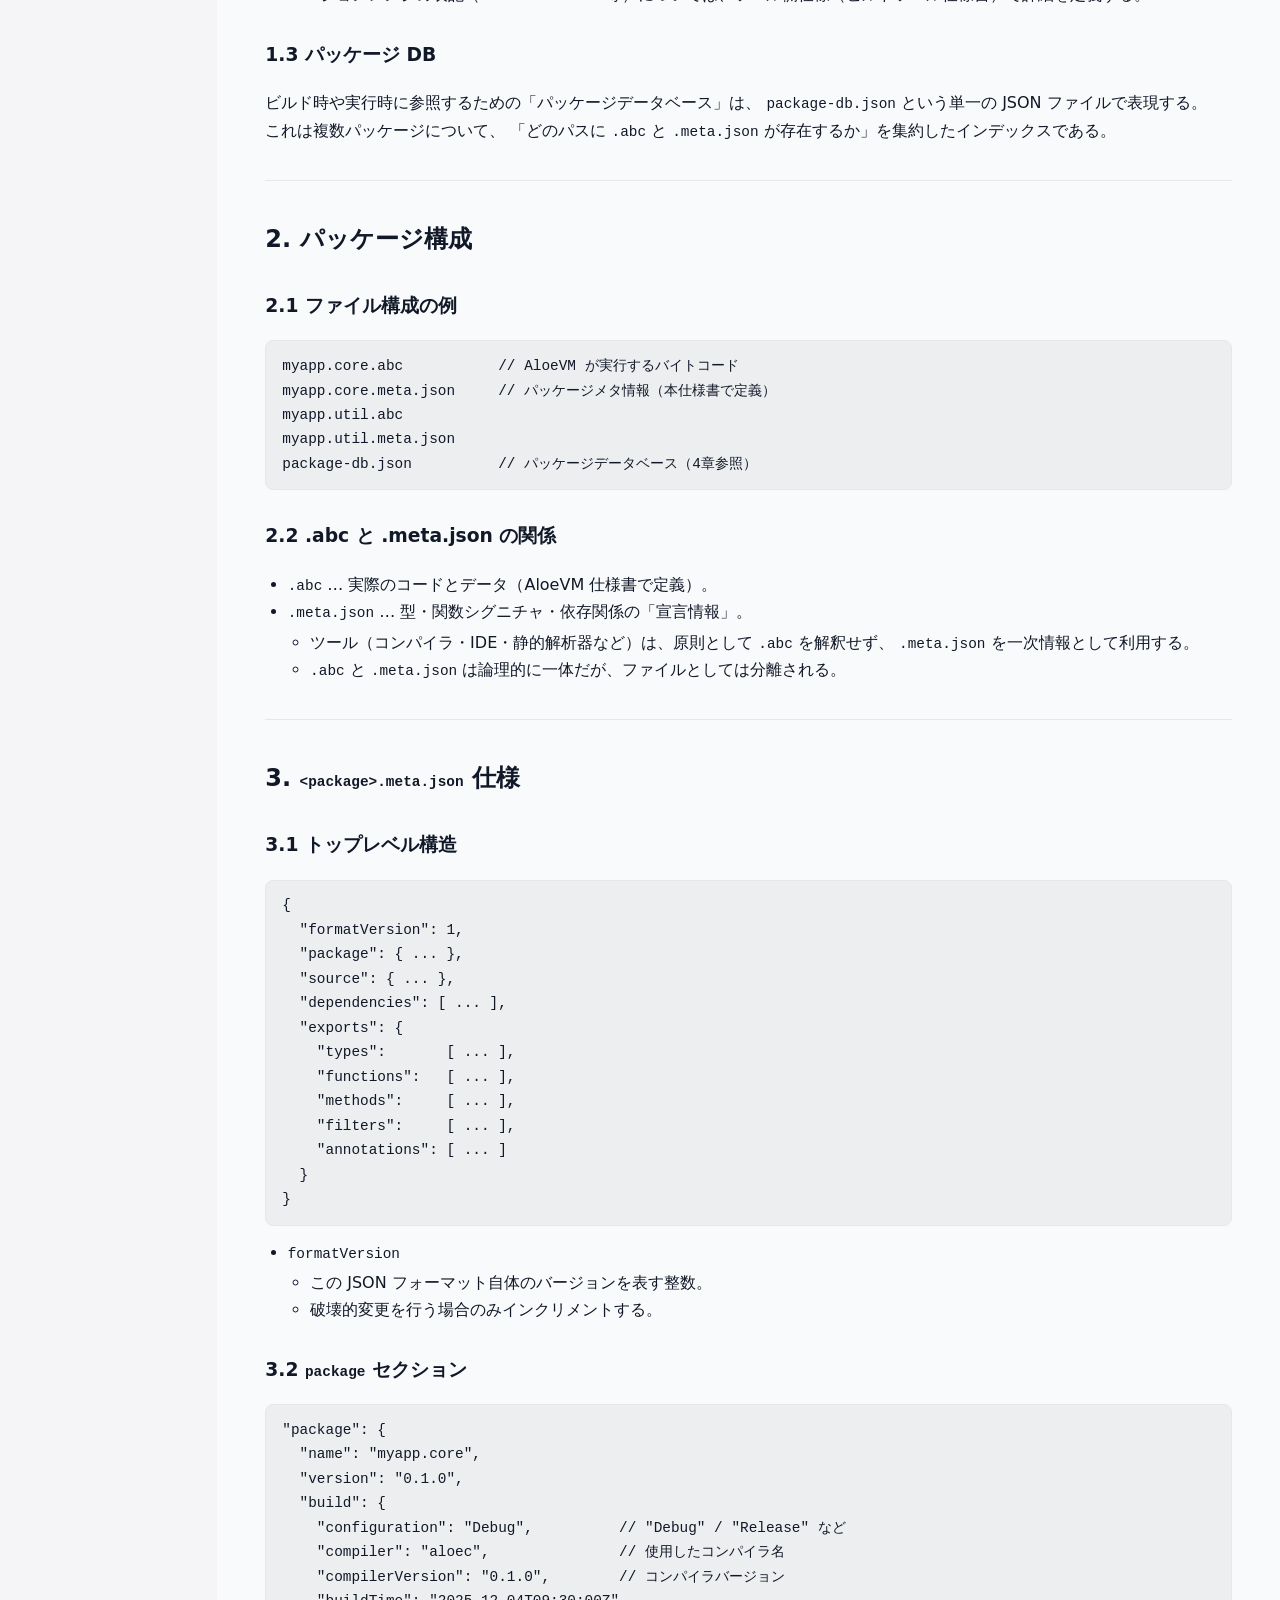
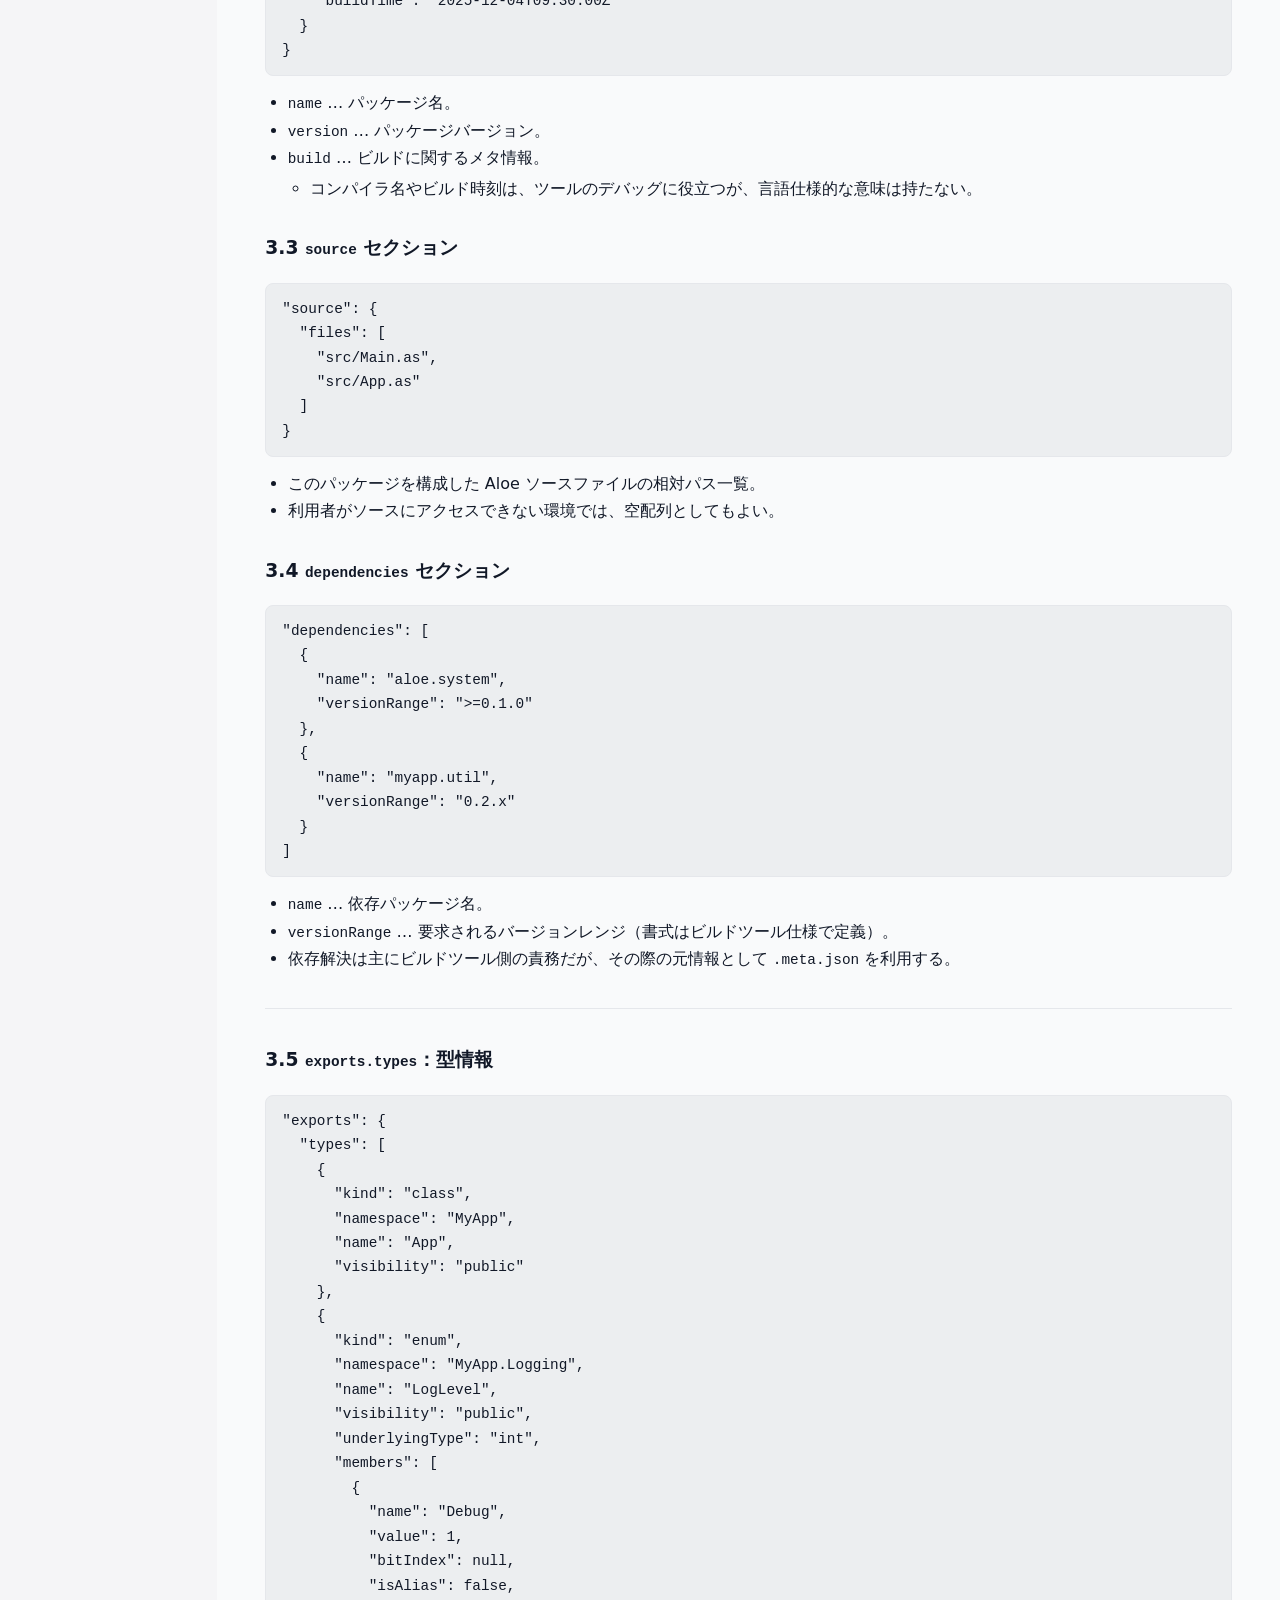
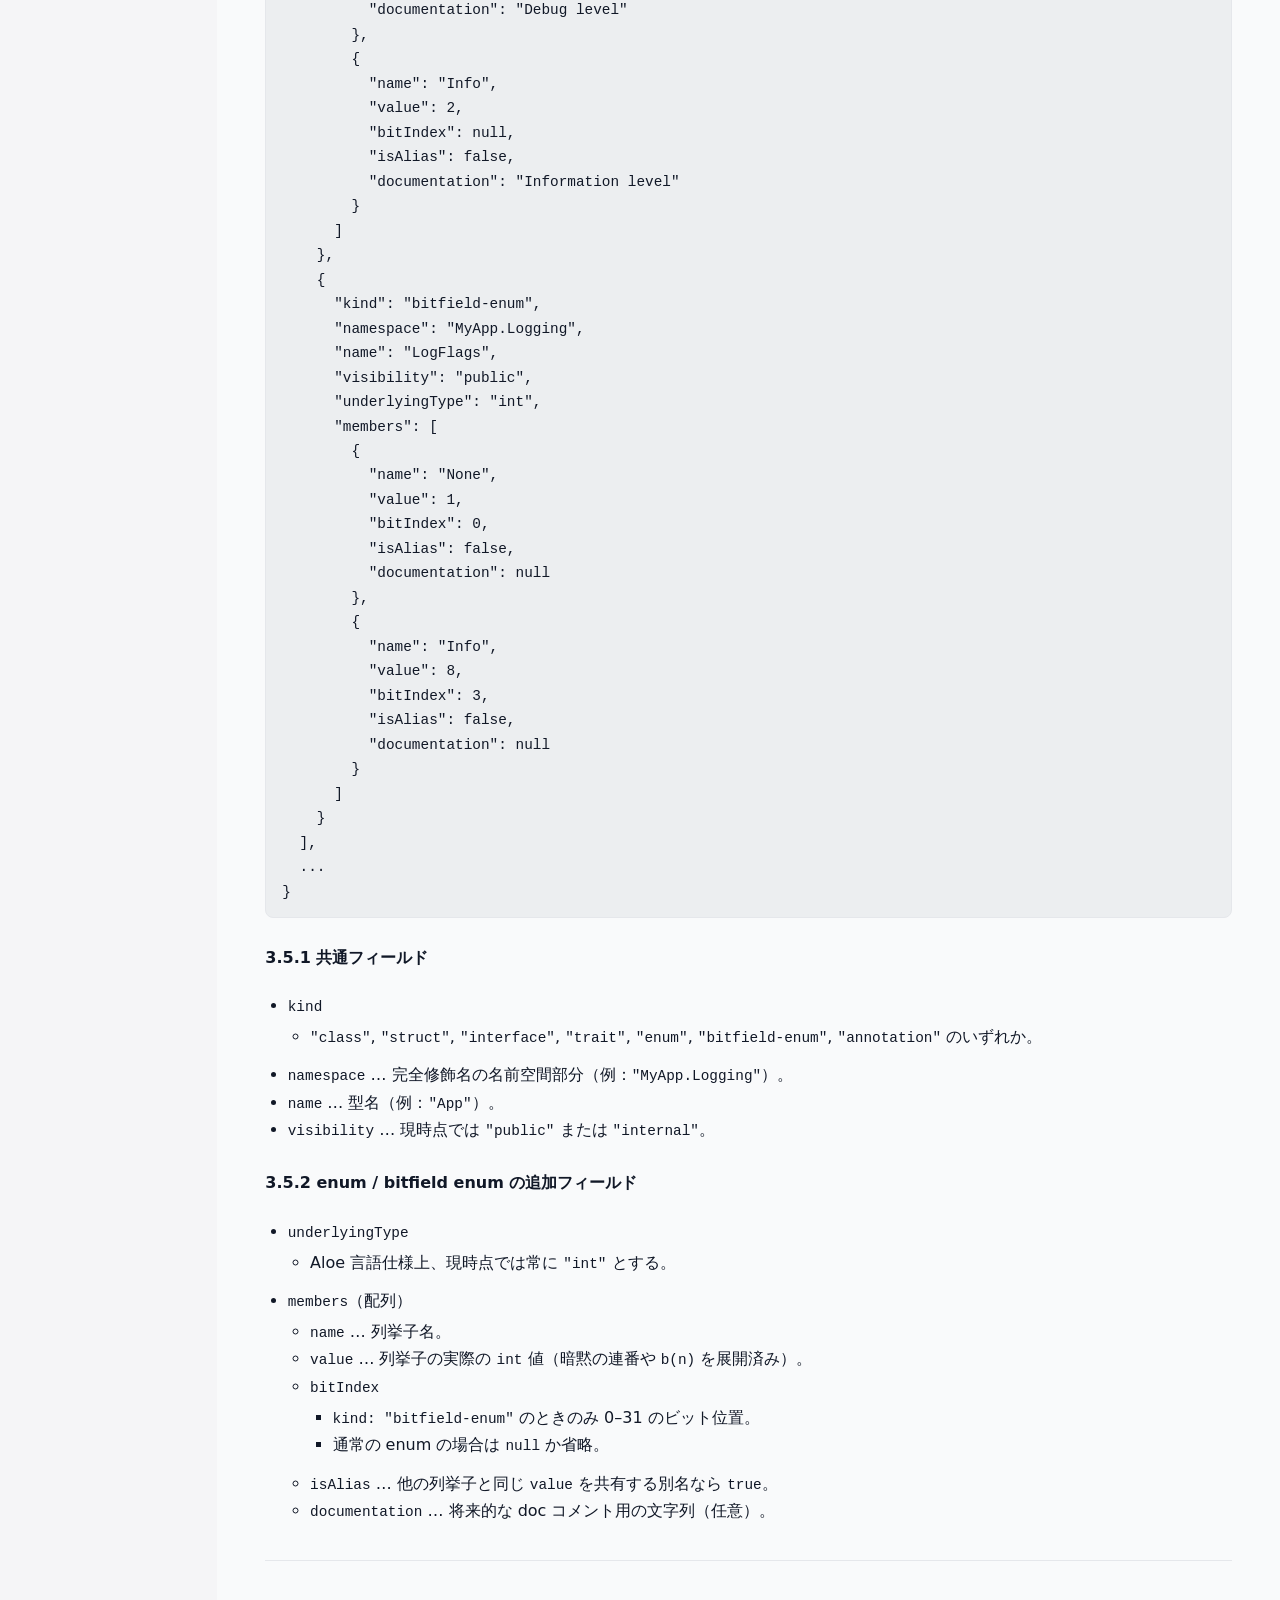
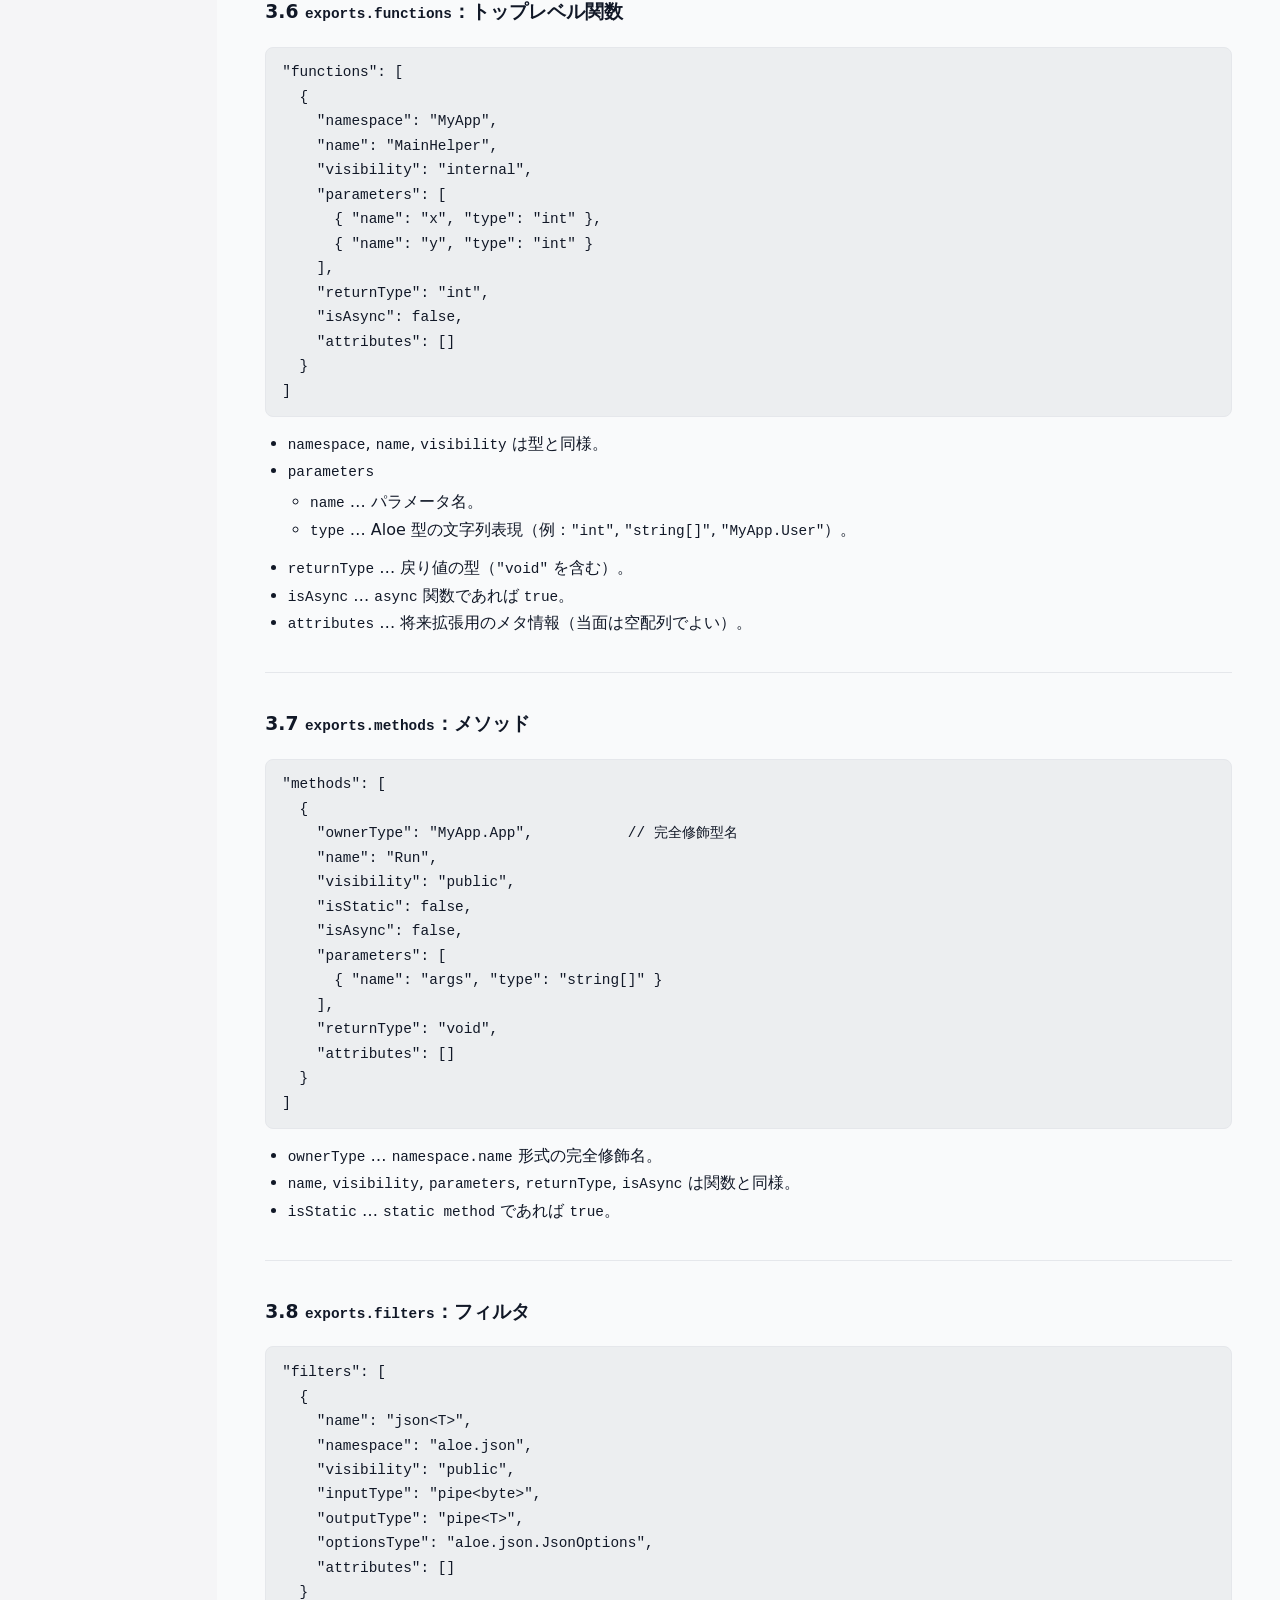
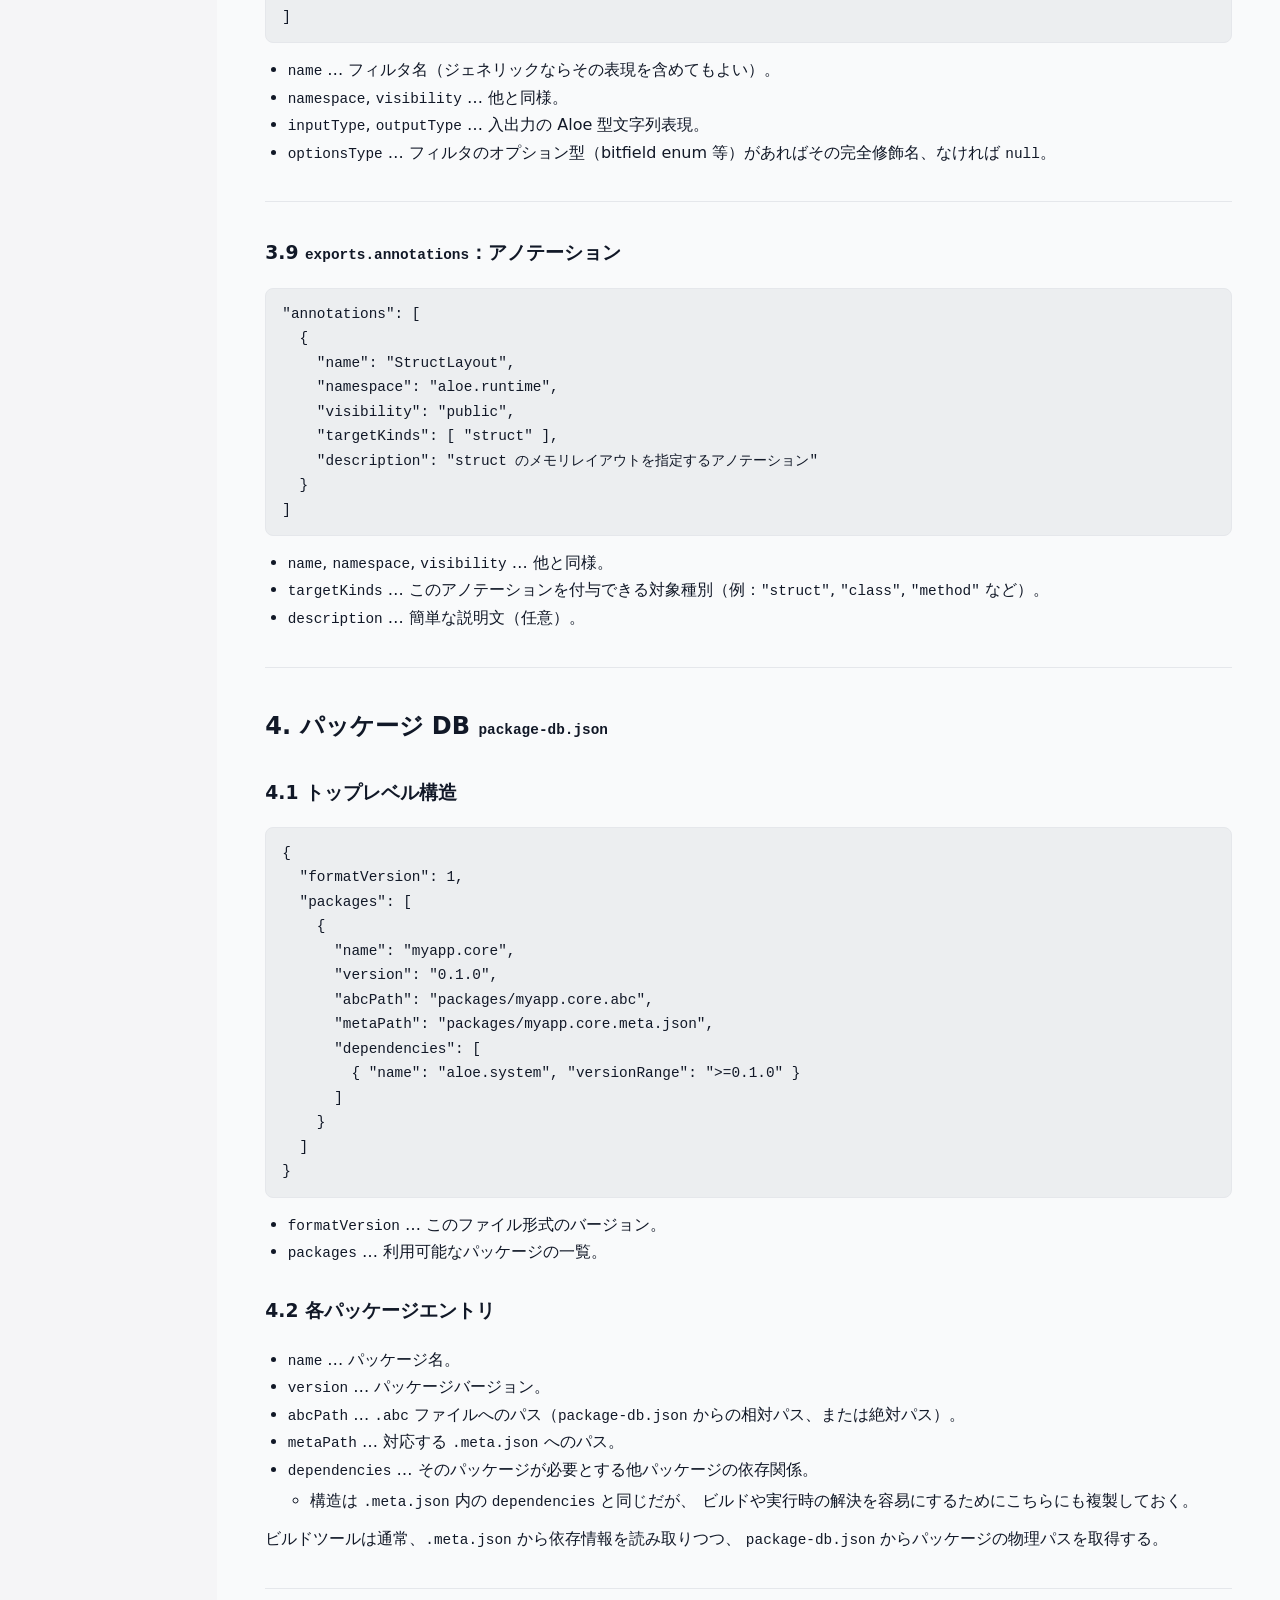
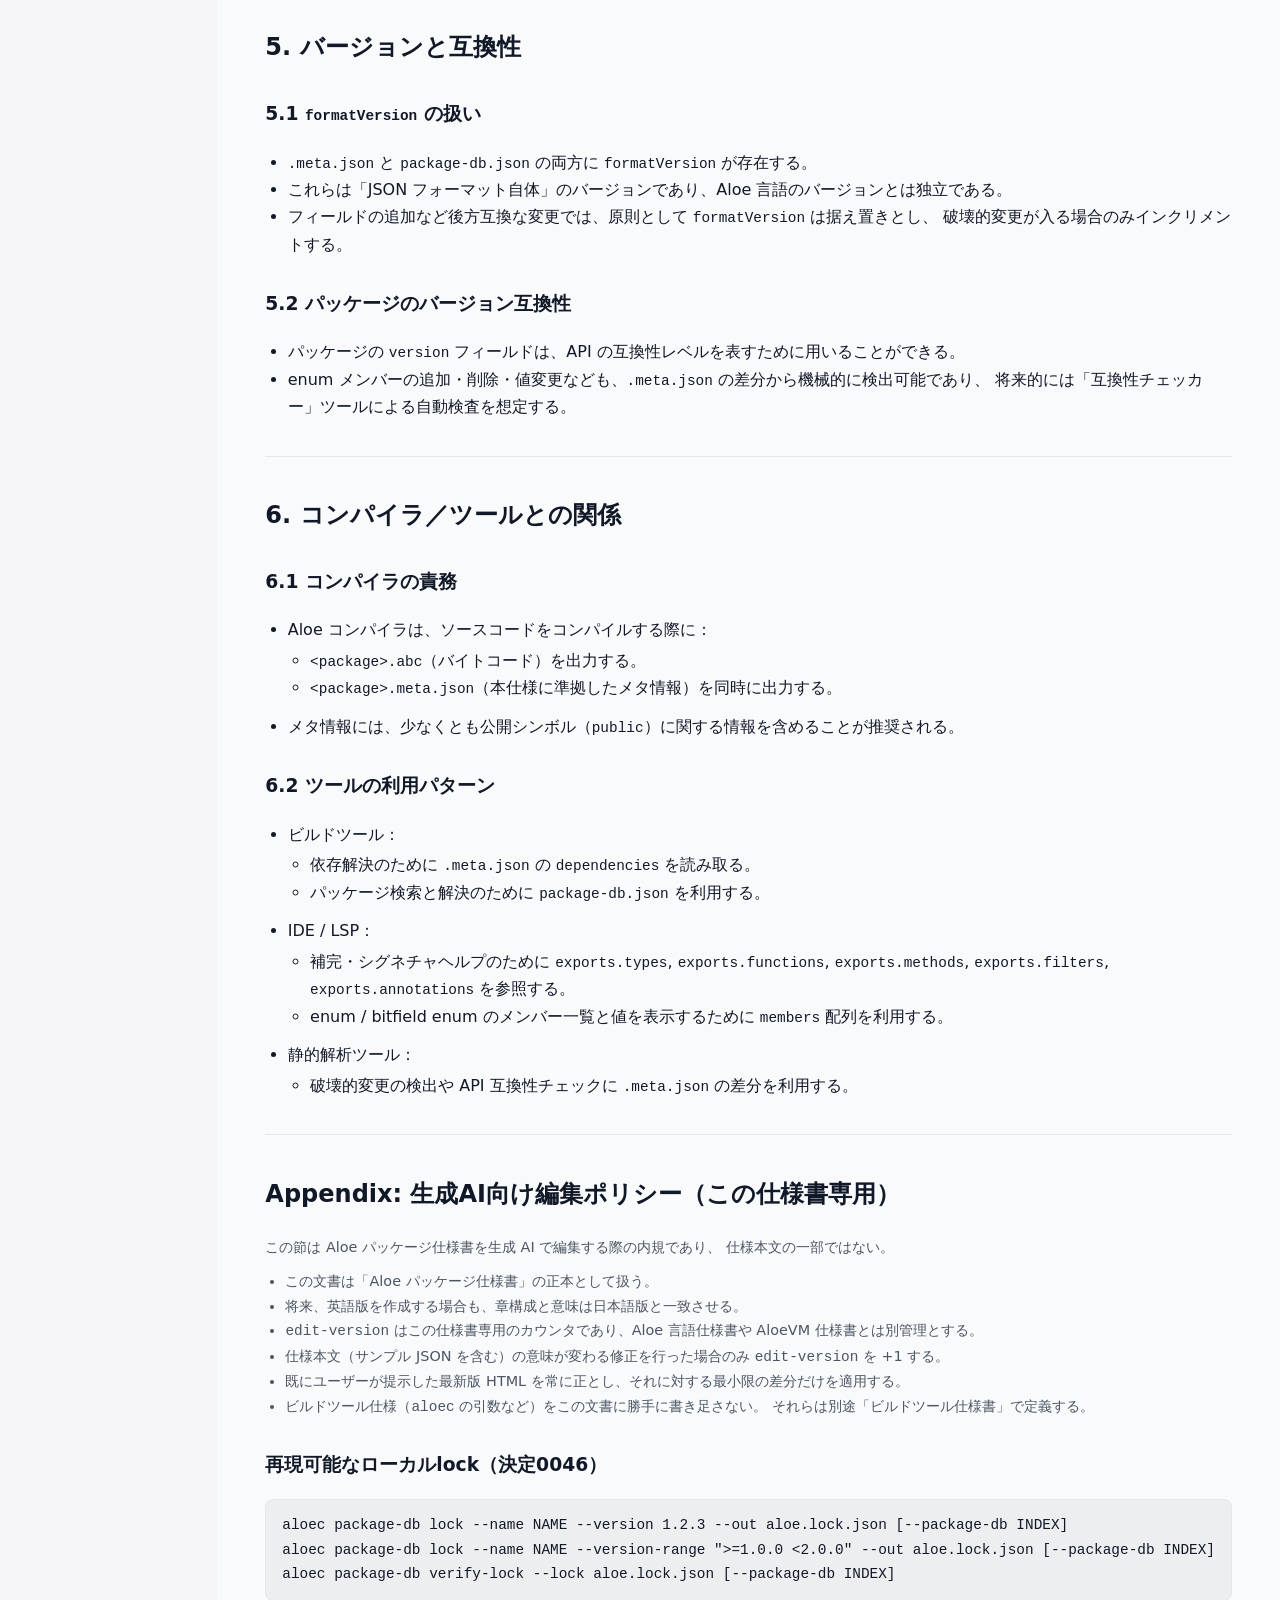
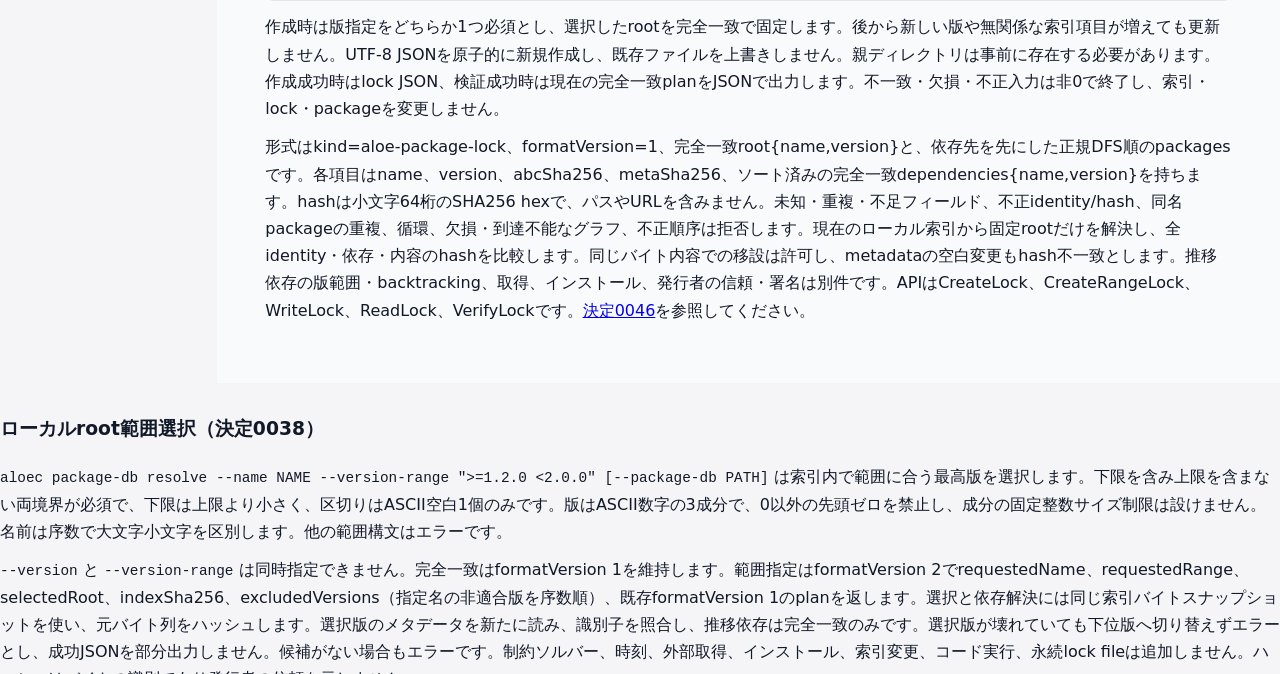
<file: Documents/ja/Aloe-package-spec.html>
﻿<!DOCTYPE html>
<html lang="ja">
<head>
  <meta charset="UTF-8" />
  <title>Aloe パッケージ仕様書（ドラフト、日本語版）</title>
  <meta name="edit-version" content="4" />
  <meta name="edit-date" content="2026-11-05T06:58:46+09:00" />
  <style>
    :root {
      color-scheme: light dark;
    }
    * {
      box-sizing: border-box;
    }
    body {
      margin: 0;
      font-family: system-ui, -apple-system, BlinkMacSystemFont, "Segoe UI",
                   "Hiragino Sans", "Yu Gothic", sans-serif;
      line-height: 1.7;
      color: #111827;
      background: #f5f5f7;
    }
    .layout {
      display: flex;
      min-height: 100vh;
    }
    .sidebar {
      width: 280px;
      background: #111827;
      color: #e5e7eb;
      padding: 1.5rem 1.25rem 2.5rem;
      position: sticky;
      top: 0;
      align-self: flex-start;
      max-height: 100vh;
      overflow-y: auto;
    }
    .sidebar h1 {
      font-size: 1.1rem;
      margin: 0 0 0.4rem;
    }
    .sidebar .subtitle {
      font-size: 0.8rem;
      color: #9ca3af;
      margin-bottom: 1.4rem;
    }
    .sidebar h2 {
      font-size: 0.85rem;
      margin: 1.2rem 0 0.4rem;
      text-transform: uppercase;
      letter-spacing: 0.06em;
      color: #9ca3af;
    }
    .sidebar nav ul {
      list-style: none;
      padding: 0;
      margin: 0;
      font-size: 0.9rem;
    }
    .sidebar nav li {
      margin: 0.18rem 0;
    }
    .sidebar a {
      color: inherit;
      text-decoration: none;
      display: block;
      padding: 0.25rem 0.45rem;
      border-radius: 0.35rem;
    }
    .sidebar a:hover {
      background: #1f2937;
    }
    .chapter-index {
      font-family: "JetBrains Mono", "Cascadia Code", Consolas, monospace;
      font-size: 0.75rem;
      color: #9ca3af;
      margin-right: 0.35rem;
    }

    .content {
      flex: 1;
      max-width: 1100px;
      padding: 2rem 3rem 3rem;
      margin: 0 auto;
      background: #f9fafb;
    }
    h1, h2, h3, h4, h5 {
      color: #111827;
      margin-top: 1.6em;
    }
    h1 {
      margin-top: 0;
    }
    p {
      margin-top: 0.4em;
      margin-bottom: 0.7em;
    }
    ul, ol {
      padding-left: 1.4em;
      margin-top: 0.2em;
      margin-bottom: 0.7em;
    }
    pre, code {
      font-family: "JetBrains Mono", "Cascadia Code", Consolas,
                   "Ricty Diminished", monospace;
      font-size: 0.9rem;
    }
    pre {
      background: #1118270d;
      padding: 0.8rem 1rem;
      border-radius: 0.5rem;
      overflow-x: auto;
      border: 1px solid #e5e7eb;
      margin: 0.9em 0;
    }
    hr {
      margin: 2.2rem 0;
      border: none;
      border-top: 1px solid #e5e7eb;
    }
    .note {
      font-size: 0.9rem;
      color: #4b5563;
    }
    .badge {
      display: inline-block;
      font-size: 0.7rem;
      padding: 0.1rem 0.4rem;
      border-radius: 999px;
      background: #e5e7eb;
      color: #374151;
      margin-left: 0.4rem;
    }
    .badge-stable {
      background: #d1fae5;
      color: #065f46;
    }
    .badge-draft {
      background: #fee2e2;
      color: #991b1b;
    }
  </style>
</head>
<body>
<div class="layout">

  <aside class="sidebar">
    <h1>Aloe Package Spec</h1>
    <div class="subtitle">
      Draft • Japanese • パッケージフォーマット仕様<br>
      （ビルドツール仕様は別文書）
    </div>

    <h2>Chapters</h2>
    <nav>
      <ul>
        <li><a href="#ch0"><span class="chapter-index">0.</span>概要とスコープ</a></li>
        <li><a href="#ch1"><span class="chapter-index">1.</span>基本概念</a></li>
        <li><a href="#ch2"><span class="chapter-index">2.</span>パッケージ構成</a></li>
        <li><a href="#ch3"><span class="chapter-index">3.</span><code>&lt;package&gt;.meta.json</code></a></li>
        <li><a href="#ch4"><span class="chapter-index">4.</span>パッケージDB <code>package-db.json</code></a></li>
        <li><a href="#ch5"><span class="chapter-index">5.</span>バージョンと互換性</a></li>
        <li><a href="#ch6"><span class="chapter-index">6.</span>コンパイラ／ツールとの関係</a></li>
        <li><a href="#appendix"><span class="chapter-index">A.</span>編集ポリシー（生成AI向け）</a></li>
      </ul>
    </nav>
  </aside>

  <main class="content">
    <h1 id="top">Aloe パッケージ仕様書（ドラフト、日本語版）</h1>
    <p class="note">
      この文書は、Aloe 言語および AloeVM を取り巻く
      <strong>「パッケージ」レベルの仕様</strong>を定義する。<br>
      ここでいう「パッケージ」とは、Aloe のモジュール群をコンパイルした
      <code>.abc</code> ファイルと、そのメタデータ (<code>.meta.json</code>) の組を指す。<br>
      ビルドツール（例：<code>aloec</code>）のコマンドライン仕様やプロジェクトファイル形式は、
      <strong>別途「ビルドツール仕様書」</strong>で定義する。
    </p>

    <div class="note" id="implemented-local-resolution">
      <strong>実装済みのローカル限定範囲（提案0031）：</strong>
      <code>aloec package-db resolve --name NAME --version VERSION [--package-db PATH]</code>は、
      既存のversion1 JSON索引と読み直したメタデータから、依存先順の決定的なJSON計画を生成します。
      絶対ファイルパスとSHA256を含み、名前は大文字小文字を区別する序数比較、版は3区分の数値による
      完全一致（各区分は0を除き先頭ゼロなし）です。同一の依存辺は重複を除きます。
      ファイル不足・読み取り不能、不正なメタデータ・識別子、不対応の版、循環、同名の版競合では、
      部分的な計画や入力変更を行わず失敗します。ダウンロード・インストール・コード実行・信頼性判断は
      行いません。読み取った内容のスナップショットであり、永続lockや後の不変性の保証ではありません。
      以下の他のパッケージ機能はドラフトです。
      <a href="../../ReadMe-ja.md#ローカルパッケージ索引と依存計画">CLIの使用方法</a>と
      <a href="../decisions/0031-local-exact-package-resolution-plan.md">提案0031</a>を参照してください。
    </div>

    <hr>

    <h2 id="ch0">0. 概要とスコープ</h2>

    <h3>0.1 この仕様書の目的</h3>
    <ul>
      <li>Aloe 向けのパッケージフォーマットを統一し、複数のコンパイラ／ビルドツール／IDE から共通に扱えるようにする。</li>
      <li>バイナリコード (<code>.abc</code>) に加えて、型情報・シグニチャ情報・依存関係などを JSON 形式で提供する。</li>
      <li>ソースコードがなくても、<code>.meta.json</code> だけで最低限の補完や静的チェックが行えることを目指す。</li>
    </ul>

    <h3>0.2 対象外（この仕様書が扱わないもの）</h3>
    <ul>
      <li>Aloe 言語の構文・型システム・ランタイム意味論
        <ul>
          <li>→ 「Aloe 言語仕様書」を参照。</li>
        </ul>
      </li>
      <li>AloeVM の命令セット・スタック構造・<code>.abc</code> ファイルのバイナリレイアウト
        <ul>
          <li>→ 「AloeVM 仕様書」を参照。</li>
        </ul>
      </li>
      <li>ビルドツール（<code>aloec</code> など）のコマンドラインオプションや挙動
        <ul>
          <li>→ 「Aloe ビルドツール仕様書（予定）」で定義する。</li>
        </ul>
      </li>
    </ul>

    <h3>0.3 安定度とバージョン</h3>
    <p>
      本仕様書はドラフトであり、実装経験に応じて変更される可能性がある。<br>
      ただし、<strong><code>.meta.json</code> および <code>package-db.json</code> の構造は、
      一度採用したら安易に破壊的変更を行わない</strong>方針とする。
    </p>

    <hr>

    <h2 id="ch1">1. 基本概念</h2>

    <h3>1.1 パッケージ</h3>
    <p>
      Aloe における「パッケージ」は、主に次の 2 つのファイルの組で構成される：
    </p>
    <ul>
      <li><code>&lt;package&gt;.abc</code>
        <ul>
          <li>AloeVM が直接実行するバイトコードファイル（Aloe ByteCode）。</li>
          <li>具体的なバイナリ構造は AloeVM 仕様書で定義される。</li>
        </ul>
      </li>
      <li><code>&lt;package&gt;.meta.json</code>
        <ul>
          <li>パッケージ内の公開シンボル（クラス・struct・enum・関数・メソッド・フィルタ・アノテーションなど）のメタ情報。</li>
          <li>この仕様書で JSON スキーマを定義する。</li>
        </ul>
      </li>
    </ul>

    <h3>1.2 パッケージ名とバージョン</h3>
    <ul>
      <li>パッケージ名は <code>aloe.system</code> のような <strong>ドット区切りの小文字名前空間</strong>を推奨する。</li>
      <li>バージョンは慣例的に <code>MAJOR.MINOR.PATCH</code> 形式（例：<code>1.2.0</code>）とする。</li>
      <li>バージョンレンジの表記（<code>&gt;=1.0.0 &lt;2.0.0</code> 等）については、ツール側仕様（ビルドツール仕様書）で詳細を定義する。</li>
    </ul>

    <h3>1.3 パッケージ DB</h3>
    <p>
      ビルド時や実行時に参照するための「パッケージデータベース」は、
      <code>package-db.json</code> という単一の JSON ファイルで表現する。<br>
      これは複数パッケージについて、
      「どのパスに <code>.abc</code> と <code>.meta.json</code> が存在するか」を集約したインデックスである。
    </p>

    <hr>

    <h2 id="ch2">2. パッケージ構成</h2>

    <h3>2.1 ファイル構成の例</h3>
    <pre><code>myapp.core.abc           // AloeVM が実行するバイトコード
myapp.core.meta.json     // パッケージメタ情報（本仕様書で定義）
myapp.util.abc
myapp.util.meta.json
package-db.json          // パッケージデータベース（4章参照）
</code></pre>

    <h3>2.2 .abc と .meta.json の関係</h3>
    <ul>
      <li><code>.abc</code> … 実際のコードとデータ（AloeVM 仕様書で定義）。</li>
      <li><code>.meta.json</code> … 型・関数シグニチャ・依存関係の「宣言情報」。
        <ul>
          <li>ツール（コンパイラ・IDE・静的解析器など）は、原則として <code>.abc</code> を解釈せず、
              <code>.meta.json</code> を一次情報として利用する。</li>
          <li><code>.abc</code> と <code>.meta.json</code> は論理的に一体だが、ファイルとしては分離される。</li>
        </ul>
      </li>
    </ul>

    <hr>

    <h2 id="ch3">3. <code>&lt;package&gt;.meta.json</code> 仕様</h2>

    <h3>3.1 トップレベル構造</h3>
    <pre><code>{
  "formatVersion": 1,
  "package": { ... },
  "source": { ... },
  "dependencies": [ ... ],
  "exports": {
    "types":       [ ... ],
    "functions":   [ ... ],
    "methods":     [ ... ],
    "filters":     [ ... ],
    "annotations": [ ... ]
  }
}
</code></pre>
    <ul>
      <li><code>formatVersion</code>
        <ul>
          <li>この JSON フォーマット自体のバージョンを表す整数。</li>
          <li>破壊的変更を行う場合のみインクリメントする。</li>
        </ul>
      </li>
    </ul>

    <h3>3.2 <code>package</code> セクション</h3>
    <pre><code>"package": {
  "name": "myapp.core",
  "version": "0.1.0",
  "build": {
    "configuration": "Debug",          // "Debug" / "Release" など
    "compiler": "aloec",               // 使用したコンパイラ名
    "compilerVersion": "0.1.0",        // コンパイラバージョン
    "buildTime": "2025-12-04T09:30:00Z"
  }
}
</code></pre>
    <ul>
      <li><code>name</code> … パッケージ名。</li>
      <li><code>version</code> … パッケージバージョン。</li>
      <li><code>build</code> … ビルドに関するメタ情報。
        <ul>
          <li>コンパイラ名やビルド時刻は、ツールのデバッグに役立つが、言語仕様的な意味は持たない。</li>
        </ul>
      </li>
    </ul>

    <h3>3.3 <code>source</code> セクション</h3>
    <pre><code>"source": {
  "files": [
    "src/Main.as",
    "src/App.as"
  ]
}
</code></pre>
    <ul>
      <li>このパッケージを構成した Aloe ソースファイルの相対パス一覧。</li>
      <li>利用者がソースにアクセスできない環境では、空配列としてもよい。</li>
    </ul>

    <h3>3.4 <code>dependencies</code> セクション</h3>
    <pre><code>"dependencies": [
  {
    "name": "aloe.system",
    "versionRange": "&gt;=0.1.0"
  },
  {
    "name": "myapp.util",
    "versionRange": "0.2.x"
  }
]
</code></pre>
    <ul>
      <li><code>name</code> … 依存パッケージ名。</li>
      <li><code>versionRange</code> … 要求されるバージョンレンジ（書式はビルドツール仕様で定義）。</li>
      <li>依存解決は主にビルドツール側の責務だが、その際の元情報として <code>.meta.json</code> を利用する。</li>
    </ul>

    <hr>

    <h3>3.5 <code>exports.types</code>：型情報</h3>
    <pre><code>"exports": {
  "types": [
    {
      "kind": "class",
      "namespace": "MyApp",
      "name": "App",
      "visibility": "public"
    },
    {
      "kind": "enum",
      "namespace": "MyApp.Logging",
      "name": "LogLevel",
      "visibility": "public",
      "underlyingType": "int",
      "members": [
        {
          "name": "Debug",
          "value": 1,
          "bitIndex": null,
          "isAlias": false,
          "documentation": "Debug level"
        },
        {
          "name": "Info",
          "value": 2,
          "bitIndex": null,
          "isAlias": false,
          "documentation": "Information level"
        }
      ]
    },
    {
      "kind": "bitfield-enum",
      "namespace": "MyApp.Logging",
      "name": "LogFlags",
      "visibility": "public",
      "underlyingType": "int",
      "members": [
        {
          "name": "None",
          "value": 1,
          "bitIndex": 0,
          "isAlias": false,
          "documentation": null
        },
        {
          "name": "Info",
          "value": 8,
          "bitIndex": 3,
          "isAlias": false,
          "documentation": null
        }
      ]
    }
  ],
  ...
}
</code></pre>

    <h4>3.5.1 共通フィールド</h4>
    <ul>
      <li><code>kind</code>
        <ul>
          <li><code>"class"</code>, <code>"struct"</code>, <code>"interface"</code>,
              <code>"trait"</code>, <code>"enum"</code>, <code>"bitfield-enum"</code>,
              <code>"annotation"</code> のいずれか。</li>
        </ul>
      </li>
      <li><code>namespace</code> … 完全修飾名の名前空間部分（例：<code>"MyApp.Logging"</code>）。</li>
      <li><code>name</code> … 型名（例：<code>"App"</code>）。</li>
      <li><code>visibility</code> … 現時点では <code>"public"</code> または <code>"internal"</code>。</li>
    </ul>

    <h4>3.5.2 enum / bitfield enum の追加フィールド</h4>
    <ul>
      <li><code>underlyingType</code>
        <ul>
          <li>Aloe 言語仕様上、現時点では常に <code>"int"</code> とする。</li>
        </ul>
      </li>
      <li><code>members</code>（配列）
        <ul>
          <li><code>name</code> … 列挙子名。</li>
          <li><code>value</code> … 列挙子の実際の <code>int</code> 値（暗黙の連番や <code>b(n)</code> を展開済み）。</li>
          <li><code>bitIndex</code>
            <ul>
              <li><code>kind: "bitfield-enum"</code> のときのみ 0–31 のビット位置。</li>
              <li>通常の enum の場合は <code>null</code> か省略。</li>
            </ul>
          </li>
          <li><code>isAlias</code> … 他の列挙子と同じ <code>value</code> を共有する別名なら <code>true</code>。</li>
          <li><code>documentation</code> … 将来的な doc コメント用の文字列（任意）。</li>
        </ul>
      </li>
    </ul>

    <hr>

    <h3>3.6 <code>exports.functions</code>：トップレベル関数</h3>
    <pre><code>"functions": [
  {
    "namespace": "MyApp",
    "name": "MainHelper",
    "visibility": "internal",
    "parameters": [
      { "name": "x", "type": "int" },
      { "name": "y", "type": "int" }
    ],
    "returnType": "int",
    "isAsync": false,
    "attributes": []
  }
]
</code></pre>
    <ul>
      <li><code>namespace</code>, <code>name</code>, <code>visibility</code> は型と同様。</li>
      <li><code>parameters</code>
        <ul>
          <li><code>name</code> … パラメータ名。</li>
          <li><code>type</code> … Aloe 型の文字列表現（例：<code>"int"</code>, <code>"string[]"</code>, <code>"MyApp.User"</code>）。</li>
        </ul>
      </li>
      <li><code>returnType</code> … 戻り値の型（<code>"void"</code> を含む）。</li>
      <li><code>isAsync</code> … <code>async</code> 関数であれば <code>true</code>。</li>
      <li><code>attributes</code> … 将来拡張用のメタ情報（当面は空配列でよい）。</li>
    </ul>

    <hr>

    <h3>3.7 <code>exports.methods</code>：メソッド</h3>
    <pre><code>"methods": [
  {
    "ownerType": "MyApp.App",           // 完全修飾型名
    "name": "Run",
    "visibility": "public",
    "isStatic": false,
    "isAsync": false,
    "parameters": [
      { "name": "args", "type": "string[]" }
    ],
    "returnType": "void",
    "attributes": []
  }
]
</code></pre>
    <ul>
      <li><code>ownerType</code> … <code>namespace.name</code> 形式の完全修飾名。</li>
      <li><code>name</code>, <code>visibility</code>, <code>parameters</code>, <code>returnType</code>, <code>isAsync</code> は関数と同様。</li>
      <li><code>isStatic</code> … <code>static method</code> であれば <code>true</code>。</li>
    </ul>

    <hr>

    <h3>3.8 <code>exports.filters</code>：フィルタ</h3>
    <pre><code>"filters": [
  {
    "name": "json&lt;T&gt;",
    "namespace": "aloe.json",
    "visibility": "public",
    "inputType": "pipe&lt;byte&gt;",
    "outputType": "pipe&lt;T&gt;",
    "optionsType": "aloe.json.JsonOptions",
    "attributes": []
  }
]
</code></pre>
    <ul>
      <li><code>name</code> … フィルタ名（ジェネリックならその表現を含めてもよい）。</li>
      <li><code>namespace</code>, <code>visibility</code> … 他と同様。</li>
      <li><code>inputType</code>, <code>outputType</code> … 入出力の Aloe 型文字列表現。</li>
      <li><code>optionsType</code> … フィルタのオプション型（bitfield enum 等）があればその完全修飾名、なければ <code>null</code>。</li>
    </ul>

    <hr>

    <h3>3.9 <code>exports.annotations</code>：アノテーション</h3>
    <pre><code>"annotations": [
  {
    "name": "StructLayout",
    "namespace": "aloe.runtime",
    "visibility": "public",
    "targetKinds": [ "struct" ],
    "description": "struct のメモリレイアウトを指定するアノテーション"
  }
]
</code></pre>
    <ul>
      <li><code>name</code>, <code>namespace</code>, <code>visibility</code> … 他と同様。</li>
      <li><code>targetKinds</code> … このアノテーションを付与できる対象種別（例：<code>"struct"</code>, <code>"class"</code>, <code>"method"</code> など）。</li>
      <li><code>description</code> … 簡単な説明文（任意）。</li>
    </ul>

    <hr>

    <h2 id="ch4">4. パッケージ DB <code>package-db.json</code></h2>

    <h3>4.1 トップレベル構造</h3>
    <pre><code>{
  "formatVersion": 1,
  "packages": [
    {
      "name": "myapp.core",
      "version": "0.1.0",
      "abcPath": "packages/myapp.core.abc",
      "metaPath": "packages/myapp.core.meta.json",
      "dependencies": [
        { "name": "aloe.system", "versionRange": "&gt;=0.1.0" }
      ]
    }
  ]
}
</code></pre>
    <ul>
      <li><code>formatVersion</code> … このファイル形式のバージョン。</li>
      <li><code>packages</code> … 利用可能なパッケージの一覧。</li>
    </ul>

    <h3>4.2 各パッケージエントリ</h3>
    <ul>
      <li><code>name</code> … パッケージ名。</li>
      <li><code>version</code> … パッケージバージョン。</li>
      <li><code>abcPath</code> … <code>.abc</code> ファイルへのパス（<code>package-db.json</code> からの相対パス、または絶対パス）。</li>
      <li><code>metaPath</code> … 対応する <code>.meta.json</code> へのパス。</li>
      <li><code>dependencies</code> … そのパッケージが必要とする他パッケージの依存関係。
        <ul>
          <li>構造は <code>.meta.json</code> 内の <code>dependencies</code> と同じだが、
              ビルドや実行時の解決を容易にするためにこちらにも複製しておく。</li>
        </ul>
      </li>
    </ul>

    <p>
      ビルドツールは通常、<code>.meta.json</code> から依存情報を読み取りつつ、
      <code>package-db.json</code> からパッケージの物理パスを取得する。
    </p>

    <hr>

    <h2 id="ch5">5. バージョンと互換性</h2>

    <h3>5.1 <code>formatVersion</code> の扱い</h3>
    <ul>
      <li><code>.meta.json</code> と <code>package-db.json</code> の両方に <code>formatVersion</code> が存在する。</li>
      <li>これらは「JSON フォーマット自体」のバージョンであり、Aloe 言語のバージョンとは独立である。</li>
      <li>フィールドの追加など後方互換な変更では、原則として <code>formatVersion</code> は据え置きとし、
          破壊的変更が入る場合のみインクリメントする。</li>
    </ul>

    <h3>5.2 パッケージのバージョン互換性</h3>
    <ul>
      <li>パッケージの <code>version</code> フィールドは、API の互換性レベルを表すために用いることができる。</li>
      <li>enum メンバーの追加・削除・値変更なども、<code>.meta.json</code> の差分から機械的に検出可能であり、
          将来的には「互換性チェッカー」ツールによる自動検査を想定する。</li>
    </ul>

    <hr>

    <h2 id="ch6">6. コンパイラ／ツールとの関係</h2>

    <h3>6.1 コンパイラの責務</h3>
    <ul>
      <li>Aloe コンパイラは、ソースコードをコンパイルする際に：
        <ul>
          <li><code>&lt;package&gt;.abc</code>（バイトコード）を出力する。</li>
          <li><code>&lt;package&gt;.meta.json</code>（本仕様に準拠したメタ情報）を同時に出力する。</li>
        </ul>
      </li>
      <li>メタ情報には、少なくとも公開シンボル（<code>public</code>）に関する情報を含めることが推奨される。</li>
    </ul>

    <h3>6.2 ツールの利用パターン</h3>
    <ul>
      <li>ビルドツール：
        <ul>
          <li>依存解決のために <code>.meta.json</code> の <code>dependencies</code> を読み取る。</li>
          <li>パッケージ検索と解決のために <code>package-db.json</code> を利用する。</li>
        </ul>
      </li>
      <li>IDE / LSP：
        <ul>
          <li>補完・シグネチャヘルプのために <code>exports.types</code>, <code>exports.functions</code>,
              <code>exports.methods</code>, <code>exports.filters</code>, <code>exports.annotations</code> を参照する。</li>
          <li>enum / bitfield enum のメンバー一覧と値を表示するために <code>members</code> 配列を利用する。</li>
        </ul>
      </li>
      <li>静的解析ツール：
        <ul>
          <li>破壊的変更の検出や API 互換性チェックに <code>.meta.json</code> の差分を利用する。</li>
        </ul>
      </li>
    </ul>

    <hr>

    <h2 id="appendix">Appendix: 生成AI向け編集ポリシー（この仕様書専用）</h2>
    <p class="note">
      この節は Aloe パッケージ仕様書を生成 AI で編集する際の内規であり、
      仕様本文の一部ではない。
    </p>
    <ul class="note">
      <li>この文書は「Aloe パッケージ仕様書」の正本として扱う。</li>
      <li>将来、英語版を作成する場合も、章構成と意味は日本語版と一致させる。</li>
      <li><code>edit-version</code> はこの仕様書専用のカウンタであり、Aloe 言語仕様書や AloeVM 仕様書とは別管理とする。</li>
      <li>仕様本文（サンプル JSON を含む）の意味が変わる修正を行った場合のみ <code>edit-version</code> を +1 する。</li>
      <li>既にユーザーが提示した最新版 HTML を常に正とし、それに対する最小限の差分だけを適用する。</li>
      <li>ビルドツール仕様（<code>aloec</code> の引数など）をこの文書に勝手に書き足さない。
          それらは別途「ビルドツール仕様書」で定義する。</li>
    </ul>

  <section id="persistent-local-lock"><h3>再現可能なローカルlock（決定0046）</h3>
<pre>aloec package-db lock --name NAME --version 1.2.3 --out aloe.lock.json [--package-db INDEX]
aloec package-db lock --name NAME --version-range "&gt;=1.0.0 &lt;2.0.0" --out aloe.lock.json [--package-db INDEX]
aloec package-db verify-lock --lock aloe.lock.json [--package-db INDEX]</pre>
<p>作成時は版指定をどちらか1つ必須とし、選択したrootを完全一致で固定します。後から新しい版や無関係な索引項目が増えても更新しません。UTF-8 JSONを原子的に新規作成し、既存ファイルを上書きしません。親ディレクトリは事前に存在する必要があります。作成成功時はlock JSON、検証成功時は現在の完全一致planをJSONで出力します。不一致・欠損・不正入力は非0で終了し、索引・lock・packageを変更しません。</p>
<p>形式はkind=aloe-package-lock、formatVersion=1、完全一致root{name,version}と、依存先を先にした正規DFS順のpackagesです。各項目はname、version、abcSha256、metaSha256、ソート済みの完全一致dependencies{name,version}を持ちます。hashは小文字64桁のSHA256 hexで、パスやURLを含みません。未知・重複・不足フィールド、不正identity/hash、同名packageの重複、循環、欠損・到達不能なグラフ、不正順序は拒否します。現在のローカル索引から固定rootだけを解決し、全identity・依存・内容のhashを比較します。同じバイト内容での移設は許可し、metadataの空白変更もhash不一致とします。推移依存の版範囲・backtracking、取得、インストール、発行者の信頼・署名は別件です。APIはCreateLock、CreateRangeLock、WriteLock、ReadLock、VerifyLockです。<a href="../decisions/0046-reproducible-local-package-lock.md">決定0046</a>を参照してください。</p></section>
</main>
</div>
<section id="root-range-selection"><h3>ローカルroot範囲選択（決定0038）</h3>
<p><code>aloec package-db resolve --name NAME --version-range "&gt;=1.2.0 &lt;2.0.0" [--package-db PATH]</code> は索引内で範囲に合う最高版を選択します。下限を含み上限を含まない両境界が必須で、下限は上限より小さく、区切りはASCII空白1個のみです。版はASCII数字の3成分で、0以外の先頭ゼロを禁止し、成分の固定整数サイズ制限は設けません。名前は序数で大文字小文字を区別します。他の範囲構文はエラーです。</p>
<p><code>--version</code> と <code>--version-range</code> は同時指定できません。完全一致はformatVersion 1を維持します。範囲指定はformatVersion 2でrequestedName、requestedRange、selectedRoot、indexSha256、excludedVersions（指定名の非適合版を序数順）、既存formatVersion 1のplanを返します。選択と依存解決には同じ索引バイトスナップショットを使い、元バイト列をハッシュします。選択版のメタデータを新たに読み、識別子を照合し、推移依存は完全一致のみです。選択版が壊れていても下位版へ切り替えずエラーとし、成功JSONを部分出力しません。候補がない場合もエラーです。制約ソルバー、時刻、外部取得、インストール、索引変更、コード実行、永続lock fileは追加しません。ハッシュはバイトの識別であり発行者の信頼を示しません。</p></section>
</body>
</html>
</file>
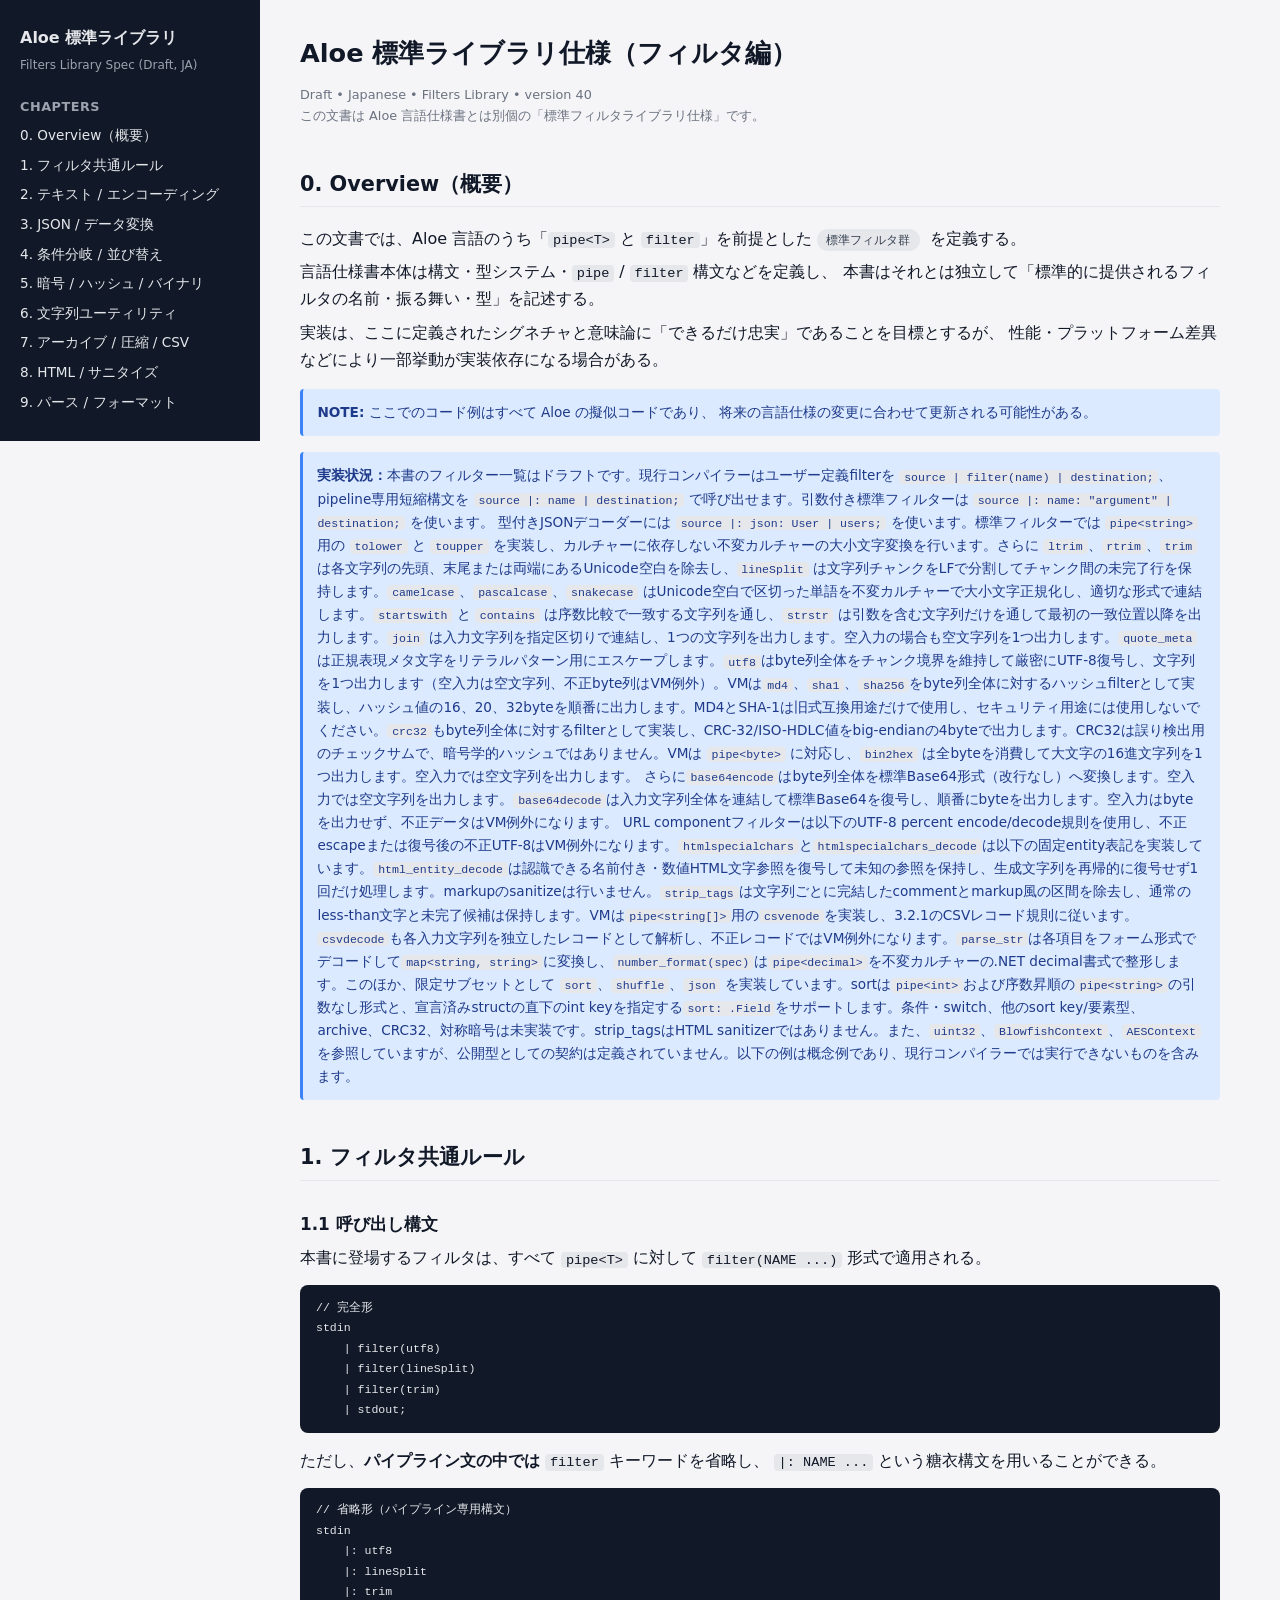
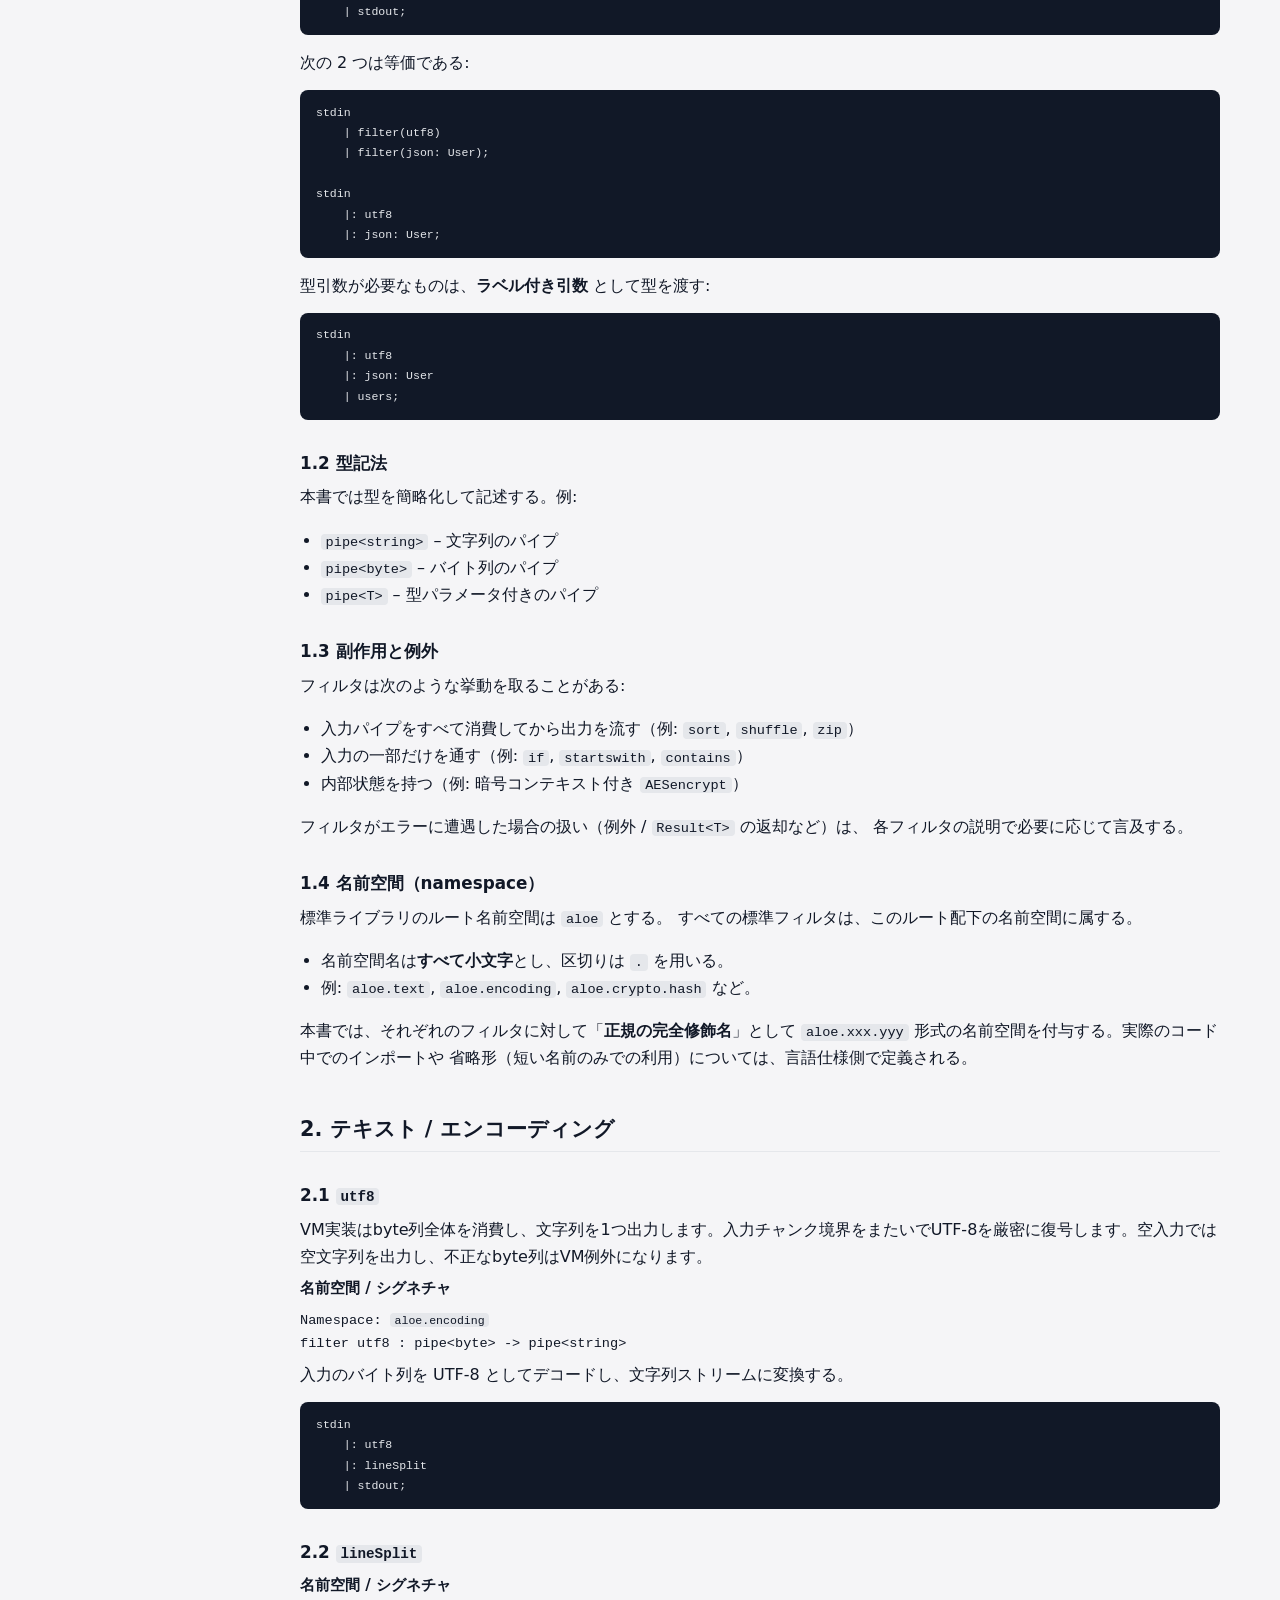
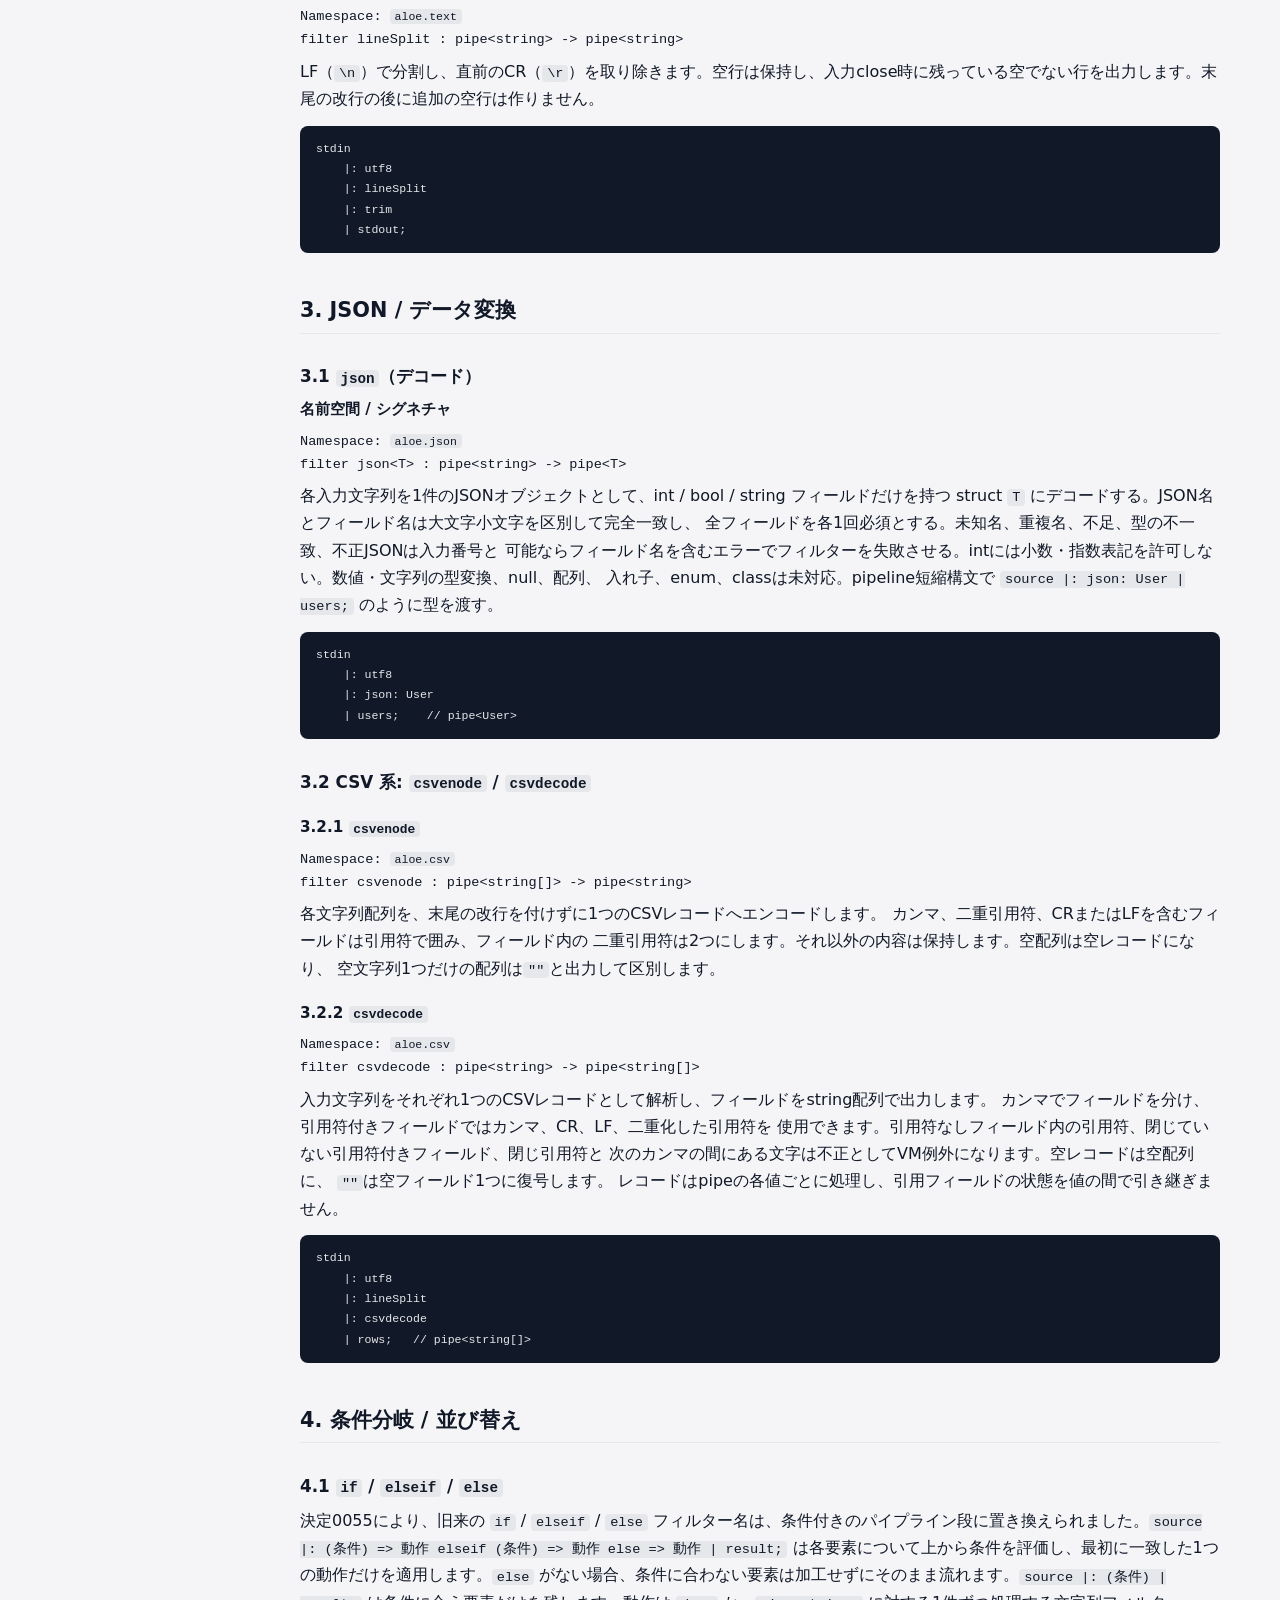
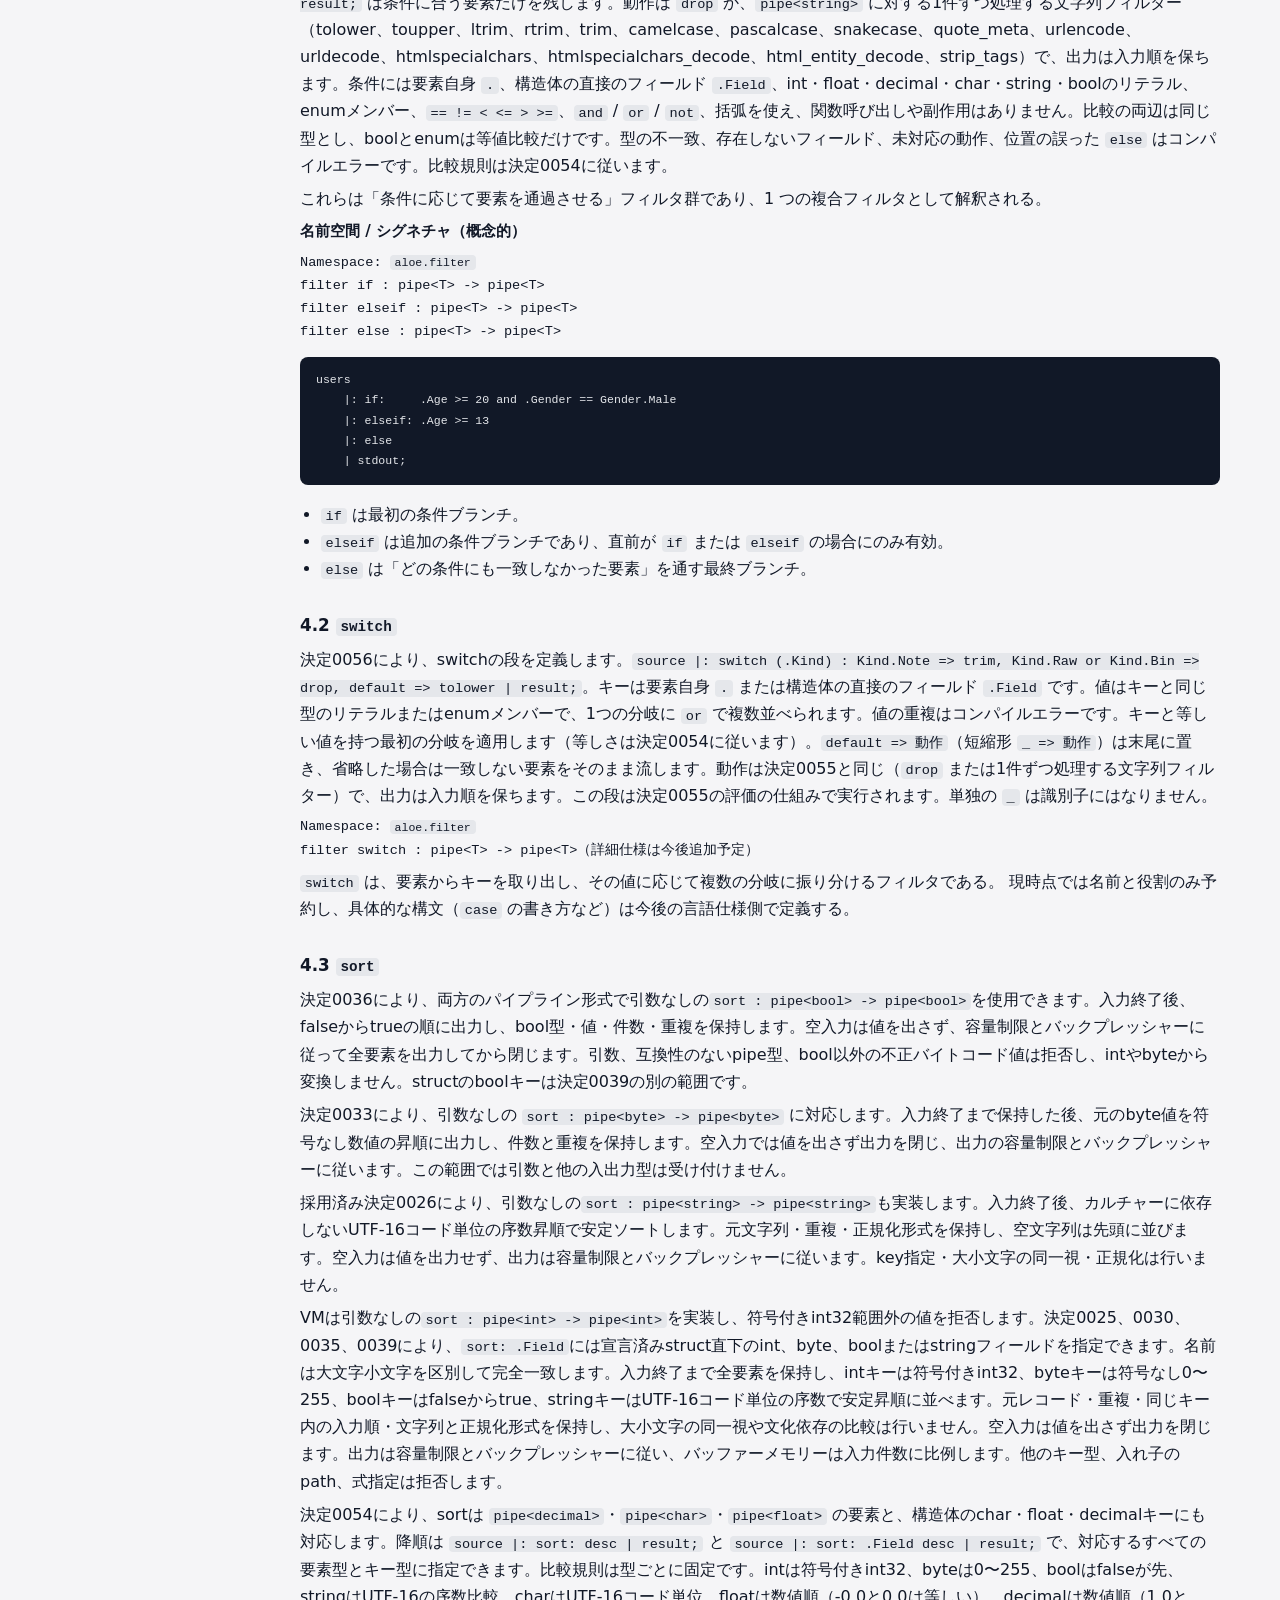
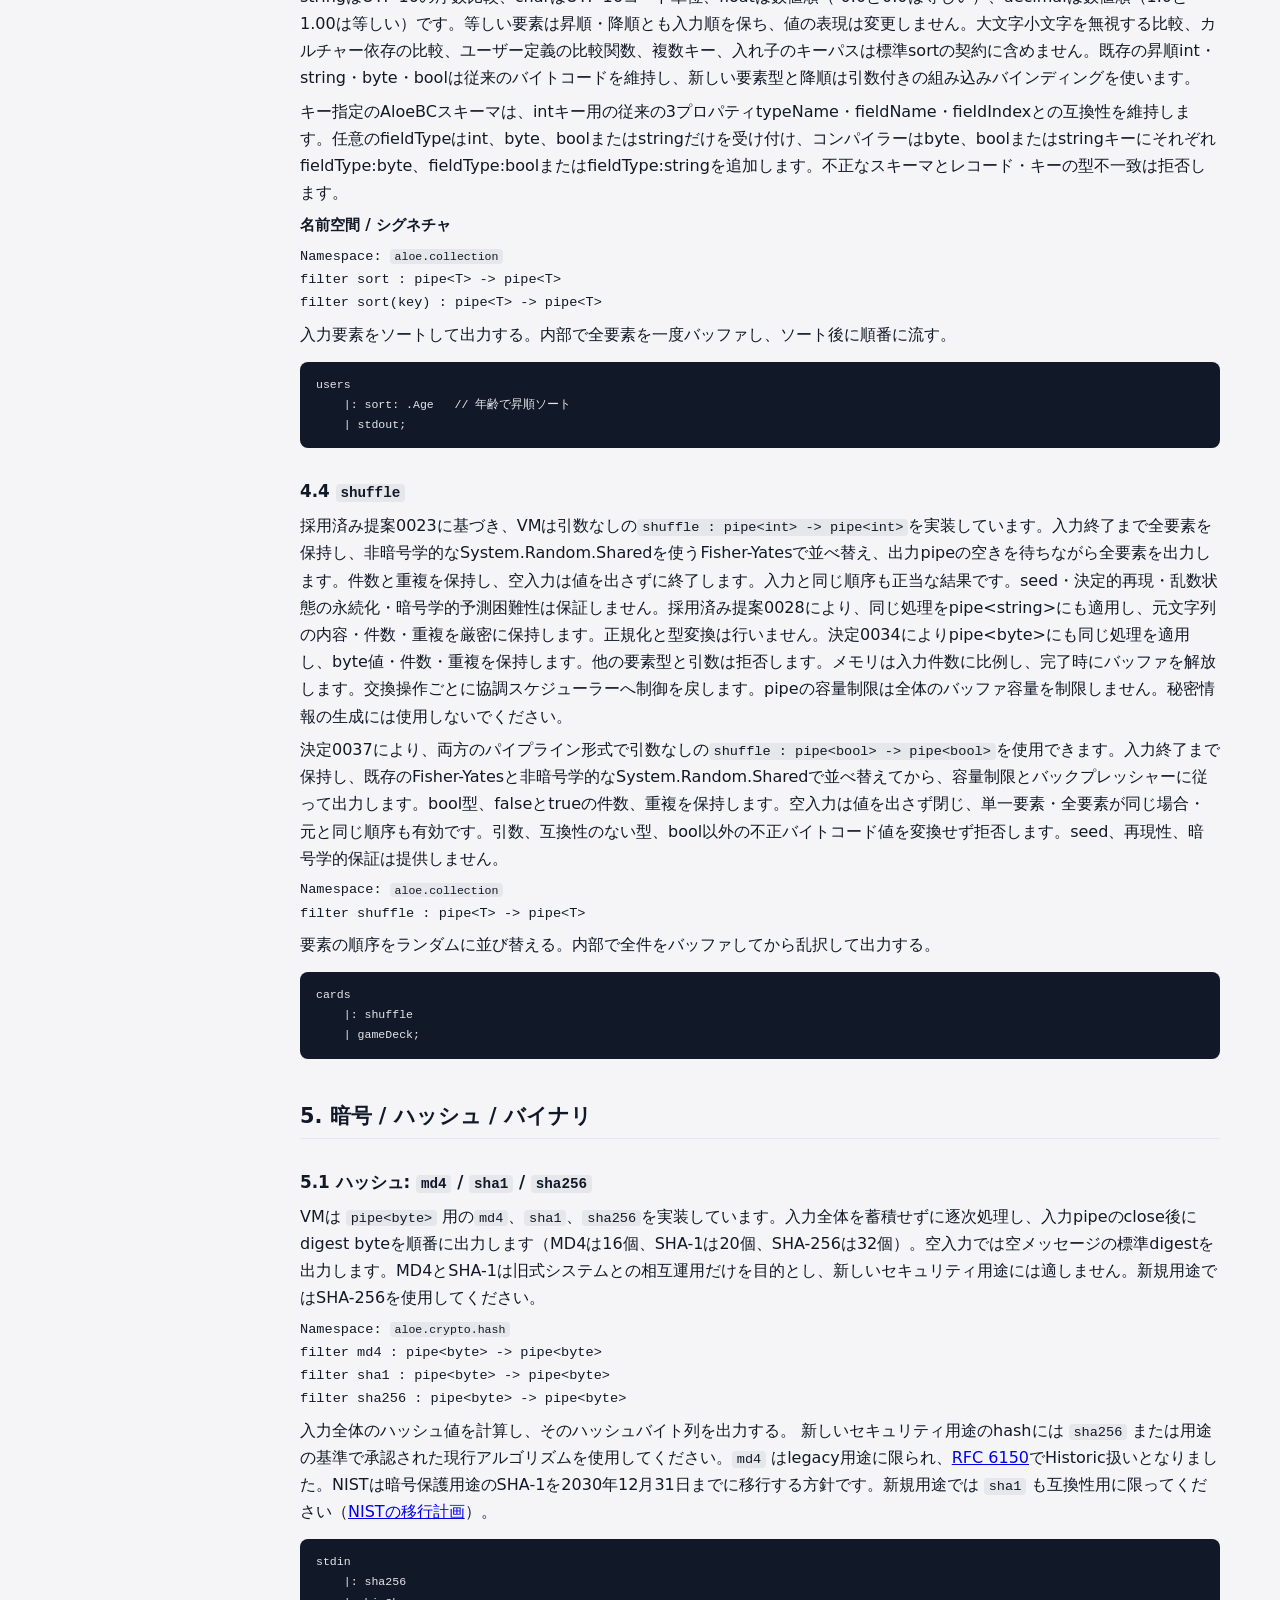
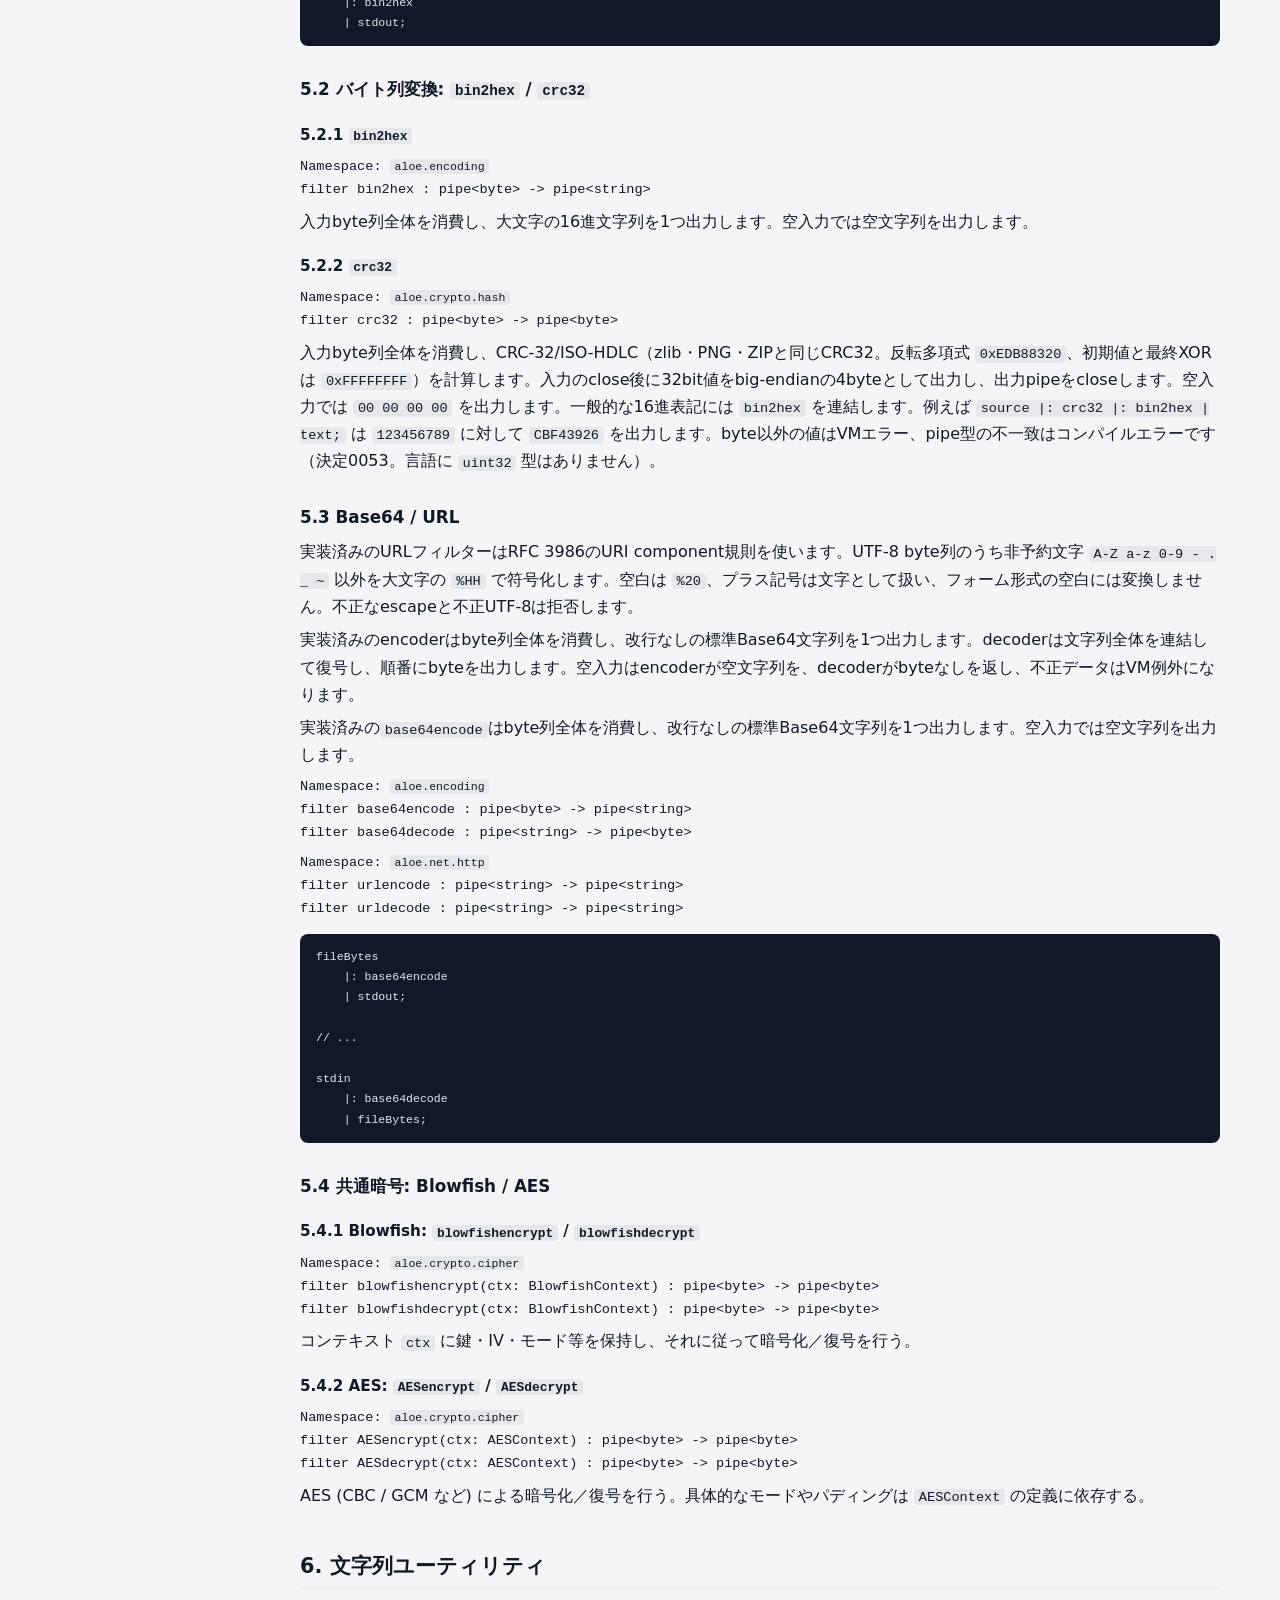
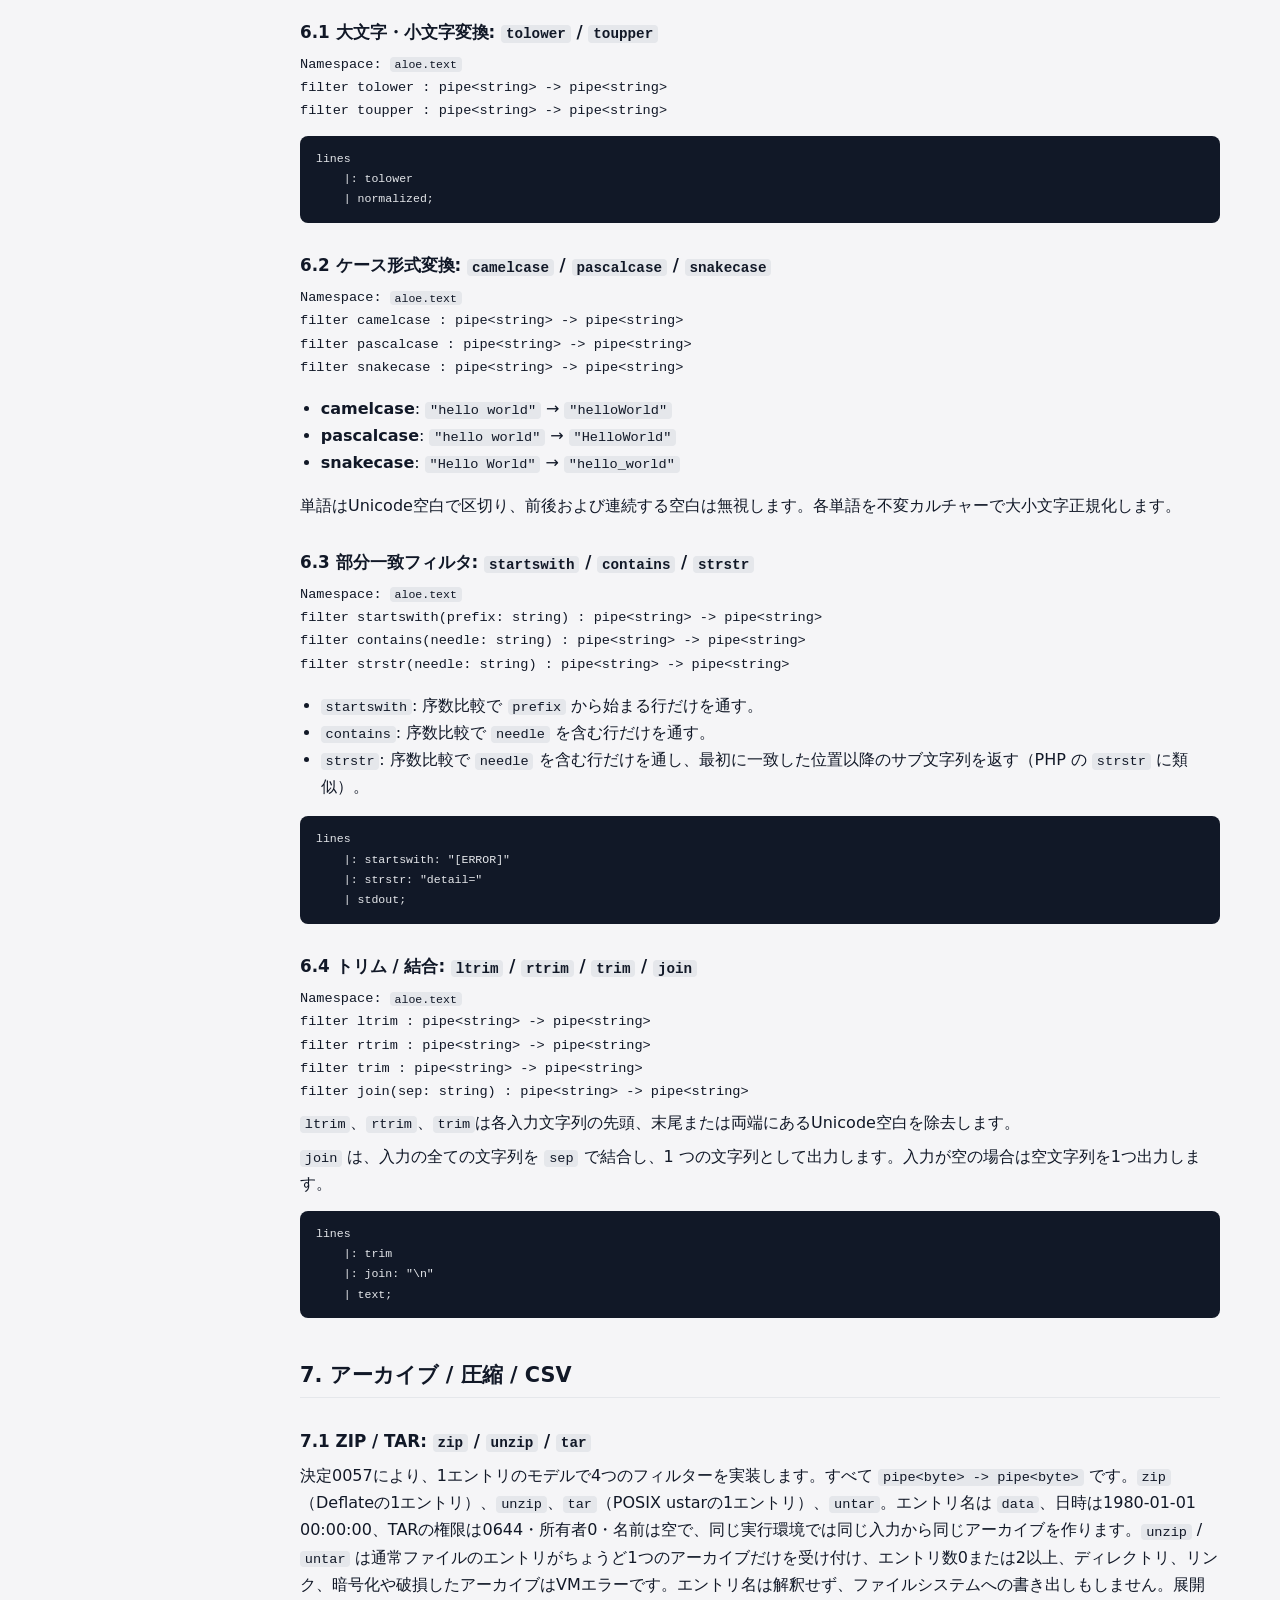
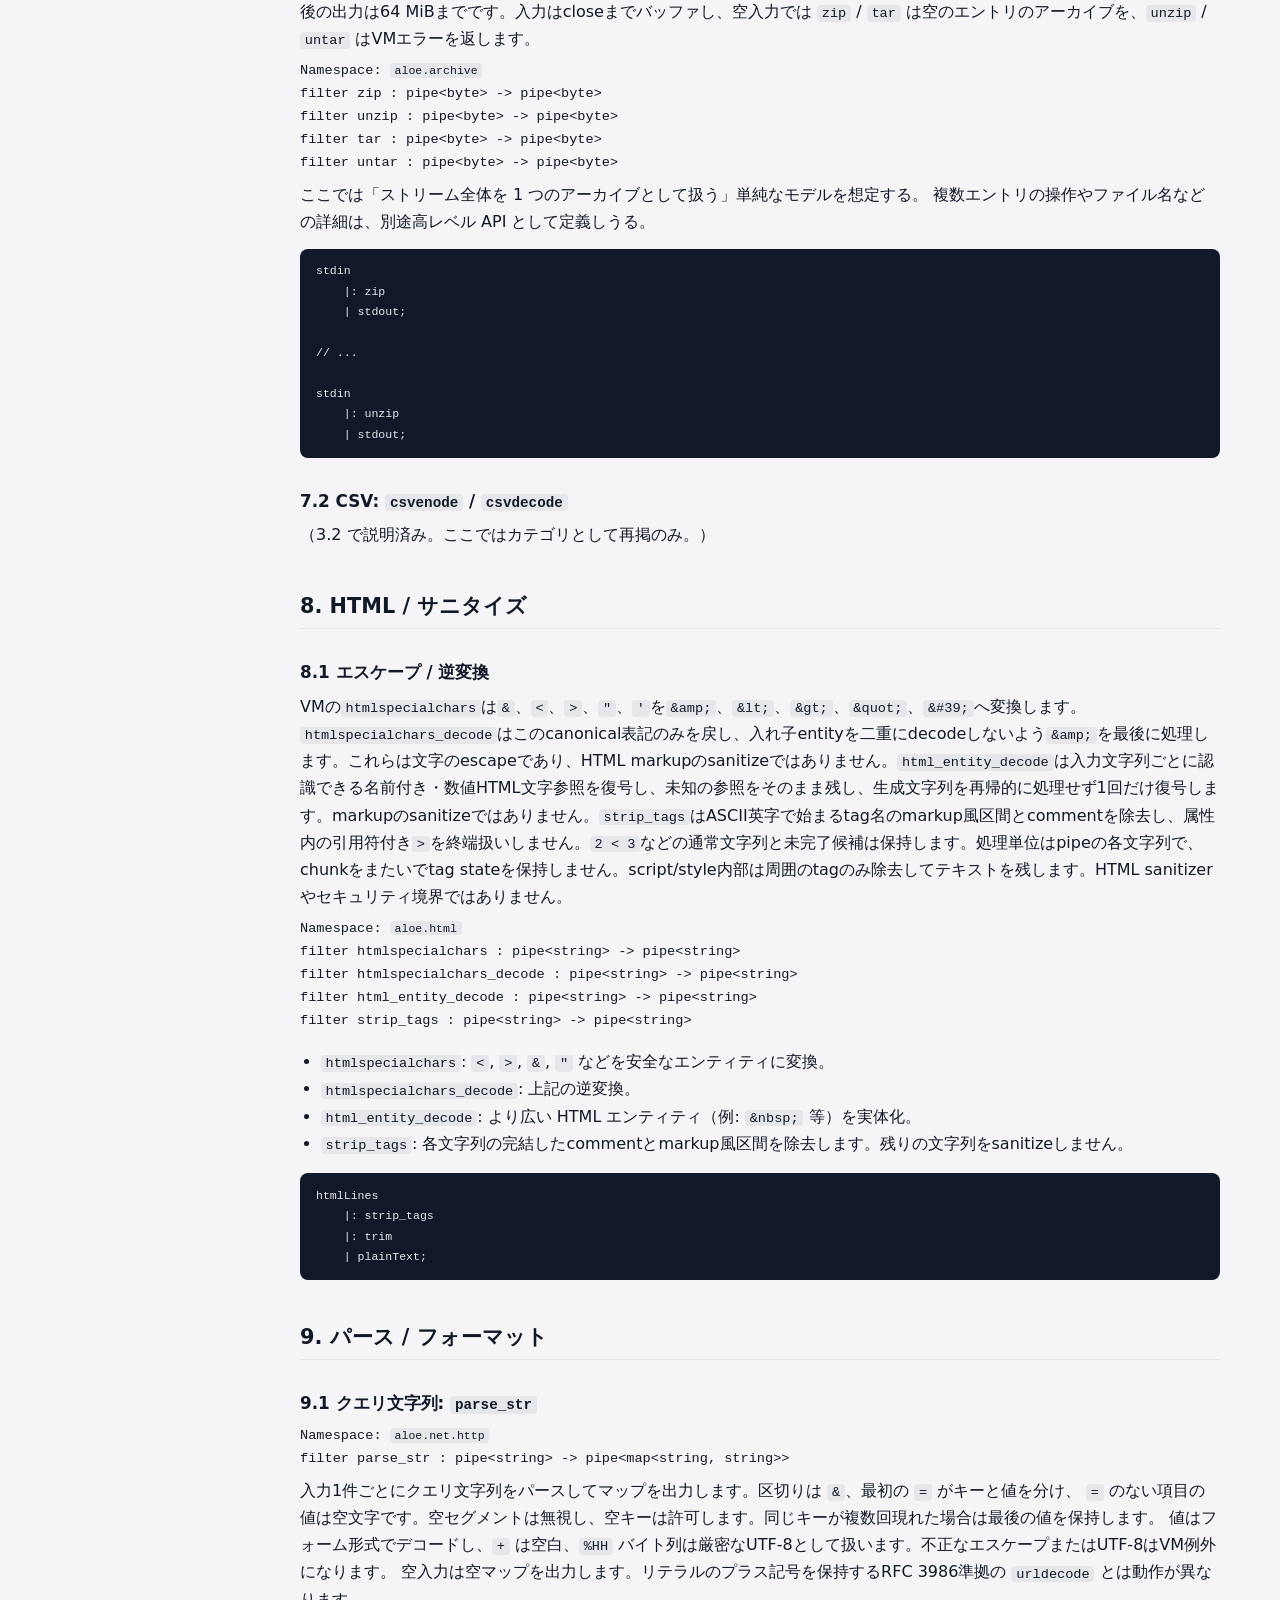
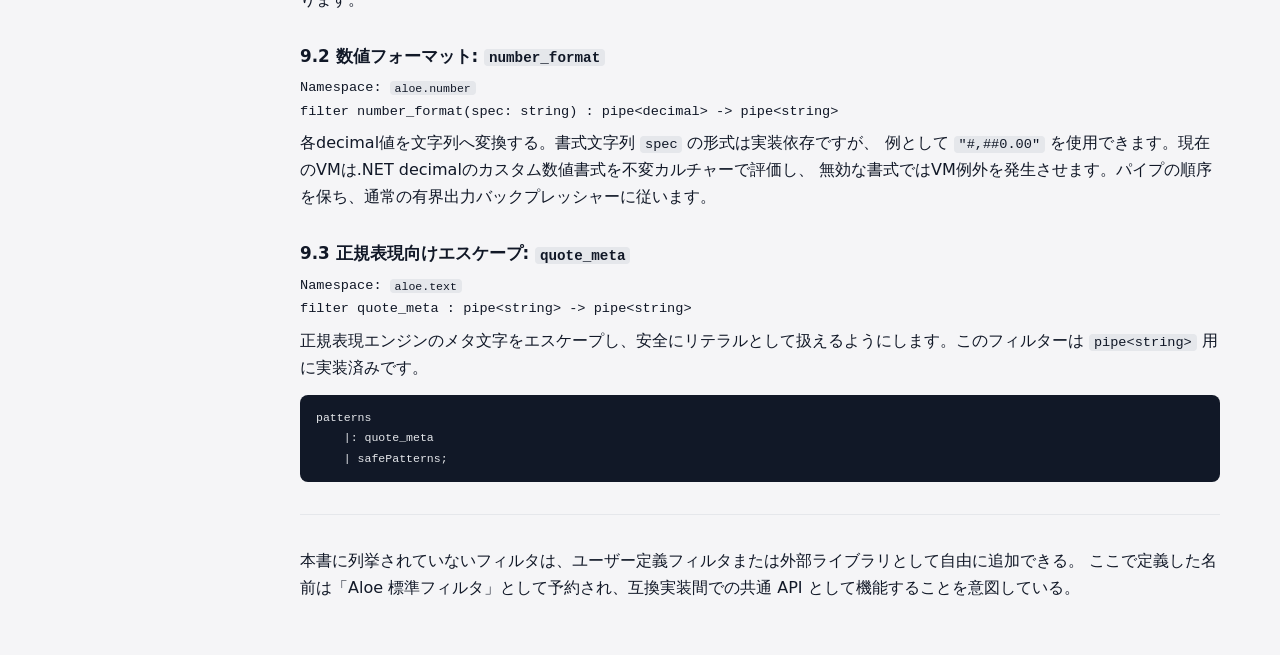
<file: Documents/ja/Aloe-standard-filters.html>
﻿<!DOCTYPE html>
<html lang="ja">
<head>
  <meta charset="UTF-8">
  <title>Aloe 標準ライブラリ仕様（フィルタ編・ドラフト、日本語版）</title>
  <meta name="edit-version" content="50">
  <meta name="edit-date" content="2026-11-03T20:11:19+09:00">
  <style>
    :root {
      color-scheme: light dark;
    }
    body {
      margin: 0;
      font-family: system-ui, -apple-system, BlinkMacSystemFont, "Segoe UI",
                   "Hiragino Sans", "Yu Gothic", sans-serif;
      line-height: 1.7;
      background: #f5f5f7;
      color: #111827;
    }
    .layout {
      display: flex;
      min-height: 100vh;
    }
    .sidebar {
      width: 260px;
      background: #111827;
      color: #e5e7eb;
      padding: 1.5rem 1.25rem;
      box-sizing: border-box;
      position: sticky;
      top: 0;
      align-self: flex-start;
      max-height: 100vh;
      overflow-y: auto;
    }
    .sidebar h1 {
      font-size: 1rem;
      margin: 0 0 0.25rem;
    }
    .sidebar .subtitle {
      font-size: 0.75rem;
      color: #9ca3af;
      margin-bottom: 1rem;
    }
    .sidebar nav h2 {
      font-size: 0.8rem;
      margin: 1.25rem 0 0.25rem;
      color: #9ca3af;
      text-transform: uppercase;
      letter-spacing: 0.04em;
    }
    .sidebar nav ul {
      list-style: none;
      padding-left: 0;
      margin: 0;
    }
    .sidebar nav li {
      margin: 0.15rem 0;
    }
    .sidebar nav a {
      color: #e5e7eb;
      text-decoration: none;
      font-size: 0.85rem;
    }
    .sidebar nav a:hover {
      text-decoration: underline;
    }
    .content {
      flex: 1;
      max-width: 1000px;
      padding: 2rem 2.5rem 3rem;
      box-sizing: border-box;
    }
    .content h1 {
      font-size: 1.6rem;
      margin-top: 0;
      margin-bottom: 0.5rem;
    }
    .content .meta {
      font-size: 0.8rem;
      color: #6b7280;
      margin-bottom: 1.5rem;
    }
    .content h2 {
      font-size: 1.3rem;
      border-bottom: 1px solid #e5e7eb;
      padding-bottom: 0.25rem;
      margin-top: 2.5rem;
    }
    .content h3 {
      font-size: 1.05rem;
      margin-top: 1.8rem;
      margin-bottom: 0.4rem;
    }
    .content h4 {
      font-size: 0.95rem;
      margin-top: 1.2rem;
      margin-bottom: 0.3rem;
    }
    .content p {
      margin: 0.4rem 0;
    }
    .content ul, .content ol {
      padding-left: 1.3rem;
    }
    .tag {
      display: inline-block;
      font-size: 0.75rem;
      background: #e5e7eb;
      color: #374151;
      border-radius: 999px;
      padding: 0.05rem 0.6rem;
      margin-right: 0.3rem;
    }
    code {
      font-family: SFMono-Regular, Menlo, Monaco, Consolas, "Liberation Mono", "Courier New", monospace;
      font-size: 0.85em;
      background: #e5e7eb;
      padding: 0.05rem 0.3rem;
      border-radius: 0.25rem;
    }
    pre {
      background: #111827;
      color: #e5e7eb;
      padding: 0.8rem 1rem;
      border-radius: 0.5rem;
      overflow-x: auto;
      font-size: 0.85rem;
      line-height: 1.5;
    }
    pre code {
      background: transparent;
      padding: 0;
    }
    .note {
      border-left: 3px solid #3b82f6;
      background: #dbeafe;
      color: #1e3a8a;
      padding: 0.75rem 0.9rem;
      font-size: 0.85rem;
      border-radius: 0.25rem;
      margin: 1rem 0;
    }
    .filter-header {
      font-size: 0.95rem;
      font-weight: 600;
      margin-top: 1.1rem;
    }
    .sig {
      font-family: SFMono-Regular, Menlo, Monaco, Consolas, "Liberation Mono", "Courier New", monospace;
      font-size: 0.85rem;
    }
    hr {
      border: none;
      border-top: 1px solid #e5e7eb;
      margin: 2rem 0;
    }
    @media (max-width: 900px) {
      .layout {
        flex-direction: column;
      }
      .sidebar {
        position: static;
        width: 100%;
        max-height: none;
      }
      .content {
        padding: 1.5rem 1.25rem 2.5rem;
      }
    }
  </style>
</head>
<body>
  <div class="layout">
    <aside class="sidebar">
      <h1>Aloe 標準ライブラリ</h1>
      <div class="subtitle">Filters Library Spec (Draft, JA)</div>

      <nav>
        <h2>Chapters</h2>
        <ul>
          <li><a href="#ch0">0. Overview（概要）</a></li>
          <li><a href="#ch1">1. フィルタ共通ルール</a></li>
          <li><a href="#ch2">2. テキスト / エンコーディング</a></li>
          <li><a href="#ch3">3. JSON / データ変換</a></li>
          <li><a href="#ch4">4. 条件分岐 / 並び替え</a></li>
          <li><a href="#ch5">5. 暗号 / ハッシュ / バイナリ</a></li>
          <li><a href="#ch6">6. 文字列ユーティリティ</a></li>
          <li><a href="#ch7">7. アーカイブ / 圧縮 / CSV</a></li>
          <li><a href="#ch8">8. HTML / サニタイズ</a></li>
          <li><a href="#ch9">9. パース / フォーマット</a></li>
        </ul>
      </nav>
    </aside>

    <main class="content">
      <h1>Aloe 標準ライブラリ仕様（フィルタ編）</h1>
      <div class="meta">
        Draft • Japanese • Filters Library • version 40<br>
        この文書は Aloe 言語仕様書とは別個の「標準フィルタライブラリ仕様」です。
      </div>

      <section id="ch0">
        <h2>0. Overview（概要）</h2>
        <p>
          この文書では、Aloe 言語のうち「<code>pipe&lt;T&gt;</code> と <code>filter</code>」を前提とした
          <span class="tag">標準フィルタ群</span> を定義する。
        </p>
        <p>
          言語仕様書本体は構文・型システム・<code>pipe</code> / <code>filter</code> 構文などを定義し、
          本書はそれとは独立して「標準的に提供されるフィルタの名前・振る舞い・型」を記述する。
        </p>
        <p>
          実装は、ここに定義されたシグネチャと意味論に「できるだけ忠実」であることを目標とするが、
          性能・プラットフォーム差異などにより一部挙動が実装依存になる場合がある。
        </p>

        <div class="note">
          <strong>NOTE:</strong> ここでのコード例はすべて Aloe の擬似コードであり、
          将来の言語仕様の変更に合わせて更新される可能性がある。
        </div>        <div class="note">
          <strong>実装状況：</strong>本書のフィルター一覧はドラフトです。現行コンパイラーはユーザー定義filterを <code>source | filter(name) | destination;</code>、pipeline専用短縮構文を <code>source |: name | destination;</code> で呼び出せます。引数付き標準フィルターは <code>source |: name: "argument" | destination;</code> を使います。 型付きJSONデコーダーには <code>source |: json: User | users;</code> を使います。標準フィルターでは <code>pipe&lt;string&gt;</code> 用の <code>tolower</code> と <code>toupper</code> を実装し、カルチャーに依存しない不変カルチャーの大小文字変換を行います。さらに <code>ltrim</code>、<code>rtrim</code>、<code>trim</code> は各文字列の先頭、末尾または両端にあるUnicode空白を除去し、<code>lineSplit</code> は文字列チャンクをLFで分割してチャンク間の未完了行を保持します。<code>camelcase</code>、<code>pascalcase</code>、<code>snakecase</code> はUnicode空白で区切った単語を不変カルチャーで大小文字正規化し、適切な形式で連結します。<code>startswith</code> と <code>contains</code> は序数比較で一致する文字列を通し、<code>strstr</code> は引数を含む文字列だけを通して最初の一致位置以降を出力します。<code>join</code> は入力文字列を指定区切りで連結し、1つの文字列を出力します。空入力の場合も空文字列を1つ出力します。<code>quote_meta</code> は正規表現メタ文字をリテラルパターン用にエスケープします。<code>utf8</code>はbyte列全体をチャンク境界を維持して厳密にUTF-8復号し、文字列を1つ出力します（空入力は空文字列、不正byte列はVM例外）。VMは<code>md4</code>、<code>sha1</code>、<code>sha256</code>をbyte列全体に対するハッシュfilterとして実装し、ハッシュ値の16、20、32byteを順番に出力します。MD4とSHA-1は旧式互換用途だけで使用し、セキュリティ用途には使用しないでください。<code>crc32</code>もbyte列全体に対するfilterとして実装し、CRC-32/ISO-HDLC値をbig-endianの4byteで出力します。CRC32は誤り検出用のチェックサムで、暗号学的ハッシュではありません。VMは <code>pipe&lt;byte&gt;</code> に対応し、<code>bin2hex</code> は全byteを消費して大文字の16進文字列を1つ出力します。空入力では空文字列を出力します。 さらに<code>base64encode</code>はbyte列全体を標準Base64形式（改行なし）へ変換します。空入力では空文字列を出力します。<code>base64decode</code>は入力文字列全体を連結して標準Base64を復号し、順番にbyteを出力します。空入力はbyteを出力せず、不正データはVM例外になります。 URL componentフィルターは以下のUTF-8 percent encode/decode規則を使用し、不正escapeまたは復号後の不正UTF-8はVM例外になります。<code>htmlspecialchars</code>と<code>htmlspecialchars_decode</code>は以下の固定entity表記を実装しています。<code>html_entity_decode</code>は認識できる名前付き・数値HTML文字参照を復号して未知の参照を保持し、生成文字列を再帰的に復号せず1回だけ処理します。markupのsanitizeは行いません。<code>strip_tags</code>は文字列ごとに完結したcommentとmarkup風の区間を除去し、通常のless-than文字と未完了候補は保持します。VMは<code>pipe&lt;string[]&gt;</code>用の<code>csvenode</code>を実装し、3.2.1のCSVレコード規則に従います。<code>csvdecode</code>も各入力文字列を独立したレコードとして解析し、不正レコードではVM例外になります。<code>parse_str</code>は各項目をフォーム形式でデコードして<code>map&lt;string, string&gt;</code>に変換し、<code>number_format(spec)</code>は<code>pipe&lt;decimal&gt;</code>を不変カルチャーの.NET decimal書式で整形します。このほか、限定サブセットとして <code>sort</code>、<code>shuffle</code>、<code>json</code> を実装しています。sortは<code>pipe&lt;int&gt;</code>および序数昇順の<code>pipe&lt;string&gt;</code>の引数なし形式と、宣言済みstructの直下のint keyを指定する<code>sort: .Field</code>をサポートします。条件・switch、他のsort key/要素型、archive、CRC32、対称暗号は未実装です。strip_tagsはHTML sanitizerではありません。また、<code>uint32</code>、<code>BlowfishContext</code>、<code>AESContext</code>を参照していますが、公開型としての契約は定義されていません。以下の例は概念例であり、現行コンパイラーでは実行できないものを含みます。
        </div>
      </section>

      <section id="ch1">
        <h2>1. フィルタ共通ルール</h2>

        <h3>1.1 呼び出し構文</h3>
        <p>
          本書に登場するフィルタは、すべて <code>pipe&lt;T&gt;</code> に対して
          <code>filter(NAME ...)</code> 形式で適用される。
        </p>

        <pre><code>// 完全形
stdin
    | filter(utf8)
    | filter(lineSplit)
    | filter(trim)
    | stdout;</code></pre>

        <p>
          ただし、<strong>パイプライン文の中では</strong> <code>filter</code> キーワードを省略し、
          <code>|: NAME ...</code> という糖衣構文を用いることができる。
        </p>

        <pre><code>// 省略形（パイプライン専用構文）
stdin
    |: utf8
    |: lineSplit
    |: trim
    | stdout;</code></pre>

        <p>
          次の 2 つは等価である:
        </p>

        <pre><code>stdin
    | filter(utf8)
    | filter(json: User);

stdin
    |: utf8
    |: json: User;</code></pre>

        <p>
          型引数が必要なものは、<strong>ラベル付き引数</strong> として型を渡す:
        </p>

        <pre><code>stdin
    |: utf8
    |: json: User
    | users;</code></pre>

        <h3>1.2 型記法</h3>
        <p>
          本書では型を簡略化して記述する。例:
        </p>
        <ul>
          <li><code>pipe&lt;string&gt;</code> – 文字列のパイプ</li>
          <li><code>pipe&lt;byte&gt;</code> – バイト列のパイプ</li>
          <li><code>pipe&lt;T&gt;</code> – 型パラメータ付きのパイプ</li>
        </ul>

        <h3>1.3 副作用と例外</h3>
        <p>
          フィルタは次のような挙動を取ることがある:
        </p>
        <ul>
          <li>入力パイプをすべて消費してから出力を流す（例: <code>sort</code>, <code>shuffle</code>, <code>zip</code>）</li>
          <li>入力の一部だけを通す（例: <code>if</code>, <code>startswith</code>, <code>contains</code>）</li>
          <li>内部状態を持つ（例: 暗号コンテキスト付き <code>AESencrypt</code>）</li>
        </ul>

        <p>
          フィルタがエラーに遭遇した場合の扱い（例外 / <code>Result&lt;T&gt;</code> の返却など）は、
          各フィルタの説明で必要に応じて言及する。
        </p>

        <h3>1.4 名前空間（namespace）</h3>
        <p>
          標準ライブラリのルート名前空間は <code>aloe</code> とする。
          すべての標準フィルタは、このルート配下の名前空間に属する。
        </p>
        <ul>
          <li>名前空間名は<strong>すべて小文字</strong>とし、区切りは <code>.</code> を用いる。</li>
          <li>例: <code>aloe.text</code>, <code>aloe.encoding</code>, <code>aloe.crypto.hash</code> など。</li>
        </ul>
        <p>
          本書では、それぞれのフィルタに対して「<strong>正規の完全修飾名</strong>」として
          <code>aloe.xxx.yyy</code> 形式の名前空間を付与する。実際のコード中でのインポートや
          省略形（短い名前のみでの利用）については、言語仕様側で定義される。
        </p>
      </section>

      <section id="ch2">
        <h2>2. テキスト / エンコーディング</h2>

        <h3>2.1 <code>utf8</code></h3>
        <p>VM実装はbyte列全体を消費し、文字列を1つ出力します。入力チャンク境界をまたいでUTF-8を厳密に復号します。空入力では空文字列を出力し、不正なbyte列はVM例外になります。</p>
        <p class="filter-header">名前空間 / シグネチャ</p>
        <p class="sig">
          Namespace: <code>aloe.encoding</code><br>
          filter utf8 : pipe&lt;byte&gt; -&gt; pipe&lt;string&gt;
        </p>
        <p>入力のバイト列を UTF-8 としてデコードし、文字列ストリームに変換する。</p>

        <pre><code>stdin
    |: utf8
    |: lineSplit
    | stdout;</code></pre>

        <h3>2.2 <code>lineSplit</code></h3>
        <p class="filter-header">名前空間 / シグネチャ</p>
        <p class="sig">
          Namespace: <code>aloe.text</code><br>
          filter lineSplit : pipe&lt;string&gt; -&gt; pipe&lt;string&gt;
        </p>
        <p>
          LF（<code>\n</code>）で分割し、直前のCR（<code>\r</code>）を取り除きます。空行は保持し、入力close時に残っている空でない行を出力します。末尾の改行の後に追加の空行は作りません。
        </p>

        <pre><code>stdin
    |: utf8
    |: lineSplit
    |: trim
    | stdout;</code></pre>
      </section>

      <section id="ch3">
        <h2>3. JSON / データ変換</h2>

        <h3>3.1 <code>json</code>（デコード）</h3>
        <p class="filter-header">名前空間 / シグネチャ</p>
        <p class="sig">
          Namespace: <code>aloe.json</code><br>
          filter json&lt;T&gt; : pipe&lt;string&gt; -&gt; pipe&lt;T&gt;
        </p>
        <p>
          各入力文字列を1件のJSONオブジェクトとして、int / bool / string フィールドだけを持つ
          struct <code>T</code> にデコードする。JSON名とフィールド名は大文字小文字を区別して完全一致し、
          全フィールドを各1回必須とする。未知名、重複名、不足、型の不一致、不正JSONは入力番号と
          可能ならフィールド名を含むエラーでフィルターを失敗させる。intには小数・指数表記を許可しない。数値・文字列の型変換、null、配列、
          入れ子、enum、classは未対応。pipeline短縮構文で <code>source |: json: User | users;</code> のように型を渡す。
        </p>

        <pre><code>stdin
    |: utf8
    |: json: User
    | users;    // pipe&lt;User&gt;</code></pre>

        <h3>3.2 CSV 系: <code>csvenode</code> / <code>csvdecode</code></h3>

        <h4>3.2.1 <code>csvenode</code></h4>
        <p class="sig">
          Namespace: <code>aloe.csv</code><br>
          filter csvenode : pipe&lt;string[]&gt; -&gt; pipe&lt;string&gt;
        </p>
        <p>
          各文字列配列を、末尾の改行を付けずに1つのCSVレコードへエンコードします。
          カンマ、二重引用符、CRまたはLFを含むフィールドは引用符で囲み、フィールド内の
          二重引用符は2つにします。それ以外の内容は保持します。空配列は空レコードになり、
          空文字列1つだけの配列は<code>""</code>と出力して区別します。
        </p>

        <h4>3.2.2 <code>csvdecode</code></h4>
        <p class="sig">
          Namespace: <code>aloe.csv</code><br>
          filter csvdecode : pipe&lt;string&gt; -&gt; pipe&lt;string[]&gt;
        </p>
        <p>
          入力文字列をそれぞれ1つのCSVレコードとして解析し、フィールドをstring配列で出力します。
          カンマでフィールドを分け、引用符付きフィールドではカンマ、CR、LF、二重化した引用符を
          使用できます。引用符なしフィールド内の引用符、閉じていない引用符付きフィールド、閉じ引用符と
          次のカンマの間にある文字は不正としてVM例外になります。空レコードは空配列に、
          <code>""</code>は空フィールド1つに復号します。
          レコードはpipeの各値ごとに処理し、引用フィールドの状態を値の間で引き継ぎません。
        </p>

        <pre><code>stdin
    |: utf8
    |: lineSplit
    |: csvdecode
    | rows;   // pipe&lt;string[]&gt;</code></pre>
      </section>

      <section id="ch4">
        <h2>4. 条件分岐 / 並び替え</h2>

        <h3>4.1 <code>if</code> / <code>elseif</code> / <code>else</code></h3>
        <p>決定0055により、旧来の <code>if</code> / <code>elseif</code> / <code>else</code> フィルター名は、条件付きのパイプライン段に置き換えられました。<code>source |: (条件) =&gt; 動作 elseif (条件) =&gt; 動作 else =&gt; 動作 | result;</code> は各要素について上から条件を評価し、最初に一致した1つの動作だけを適用します。<code>else</code> がない場合、条件に合わない要素は加工せずにそのまま流れます。<code>source |: (条件) | result;</code> は条件に合う要素だけを残します。動作は <code>drop</code> か、<code>pipe&lt;string&gt;</code> に対する1件ずつ処理する文字列フィルター（tolower、toupper、ltrim、rtrim、trim、camelcase、pascalcase、snakecase、quote_meta、urlencode、urldecode、htmlspecialchars、htmlspecialchars_decode、html_entity_decode、strip_tags）で、出力は入力順を保ちます。条件には要素自身 <code>.</code>、構造体の直接のフィールド <code>.Field</code>、int・float・decimal・char・string・boolのリテラル、enumメンバー、<code>== != &lt; &lt;= &gt; &gt;=</code>、<code>and</code> / <code>or</code> / <code>not</code>、括弧を使え、関数呼び出しや副作用はありません。比較の両辺は同じ型とし、boolとenumは等値比較だけです。型の不一致、存在しないフィールド、未対応の動作、位置の誤った <code>else</code> はコンパイルエラーです。比較規則は決定0054に従います。</p>
        <p>
          これらは「条件に応じて要素を通過させる」フィルタ群であり、1 つの複合フィルタとして解釈される。
        </p>

        <p class="filter-header">名前空間 / シグネチャ（概念的）</p>
        <p class="sig">
          Namespace: <code>aloe.filter</code><br>
          filter if     : pipe&lt;T&gt; -&gt; pipe&lt;T&gt;<br>
          filter elseif : pipe&lt;T&gt; -&gt; pipe&lt;T&gt;<br>
          filter else   : pipe&lt;T&gt; -&gt; pipe&lt;T&gt;
        </p>

        <pre><code>users
    |: if:     .Age &gt;= 20 and .Gender == Gender.Male
    |: elseif: .Age &gt;= 13
    |: else
    | stdout;</code></pre>

        <ul>
          <li><code>if</code> は最初の条件ブランチ。</li>
          <li><code>elseif</code> は追加の条件ブランチであり、直前が <code>if</code> または <code>elseif</code> の場合にのみ有効。</li>
          <li><code>else</code> は「どの条件にも一致しなかった要素」を通す最終ブランチ。</li>
        </ul>

        <h3>4.2 <code>switch</code></h3>
        <p>決定0056により、switchの段を定義します。<code>source |: switch (.Kind) : Kind.Note =&gt; trim, Kind.Raw or Kind.Bin =&gt; drop, default =&gt; tolower | result;</code>。キーは要素自身 <code>.</code> または構造体の直接のフィールド <code>.Field</code> です。値はキーと同じ型のリテラルまたはenumメンバーで、1つの分岐に <code>or</code> で複数並べられます。値の重複はコンパイルエラーです。キーと等しい値を持つ最初の分岐を適用します（等しさは決定0054に従います）。<code>default =&gt; 動作</code>（短縮形 <code>_ =&gt; 動作</code>）は末尾に置き、省略した場合は一致しない要素をそのまま流します。動作は決定0055と同じ（<code>drop</code> または1件ずつ処理する文字列フィルター）で、出力は入力順を保ちます。この段は決定0055の評価の仕組みで実行されます。単独の <code>_</code> は識別子にはなりません。</p>
        <p class="sig">
          Namespace: <code>aloe.filter</code><br>
          filter switch : pipe&lt;T&gt; -&gt; pipe&lt;T&gt;（詳細仕様は今後追加予定）
        </p>
        <p>
          <code>switch</code> は、要素からキーを取り出し、その値に応じて複数の分岐に振り分けるフィルタである。
          現時点では名前と役割のみ予約し、具体的な構文（<code>case</code> の書き方など）は今後の言語仕様側で定義する。
        </p>

        <h3>4.3 <code>sort</code></h3>
        <p id="sort-bool-subset">決定0036により、両方のパイプライン形式で引数なしの<code>sort : pipe&lt;bool&gt; -&gt; pipe&lt;bool&gt;</code>を使用できます。入力終了後、falseからtrueの順に出力し、bool型・値・件数・重複を保持します。空入力は値を出さず、容量制限とバックプレッシャーに従って全要素を出力してから閉じます。引数、互換性のないpipe型、bool以外の不正バイトコード値は拒否し、intやbyteから変換しません。structのboolキーは決定0039の別の範囲です。</p>
        <p>決定0033により、引数なしの <code>sort : pipe&lt;byte&gt; -&gt; pipe&lt;byte&gt;</code> に対応します。入力終了まで保持した後、元のbyte値を符号なし数値の昇順に出力し、件数と重複を保持します。空入力では値を出さず出力を閉じ、出力の容量制限とバックプレッシャーに従います。この範囲では引数と他の入出力型は受け付けません。</p>
        <p>採用済み決定0026により、引数なしの<code>sort : pipe&lt;string&gt; -&gt; pipe&lt;string&gt;</code>も実装します。入力終了後、カルチャーに依存しないUTF-16コード単位の序数昇順で安定ソートします。元文字列・重複・正規化形式を保持し、空文字列は先頭に並びます。空入力は値を出力せず、出力は容量制限とバックプレッシャーに従います。key指定・大小文字の同一視・正規化は行いません。</p>
        <p>VMは引数なしの<code>sort : pipe&lt;int&gt; -&gt; pipe&lt;int&gt;</code>を実装し、符号付きint32範囲外の値を拒否します。決定0025、0030、0035、0039により、<code>sort: .Field</code>には宣言済みstruct直下のint、byte、boolまたはstringフィールドを指定できます。名前は大文字小文字を区別して完全一致します。入力終了まで全要素を保持し、intキーは符号付きint32、byteキーは符号なし0〜255、boolキーはfalseからtrue、stringキーはUTF-16コード単位の序数で安定昇順に並べます。元レコード・重複・同じキー内の入力順・文字列と正規化形式を保持し、大小文字の同一視や文化依存の比較は行いません。空入力は値を出さず出力を閉じます。出力は容量制限とバックプレッシャーに従い、バッファーメモリーは入力件数に比例します。他のキー型、入れ子のpath、式指定は拒否します。</p>
        <p>決定0054により、sortは <code>pipe&lt;decimal&gt;</code>・<code>pipe&lt;char&gt;</code>・<code>pipe&lt;float&gt;</code> の要素と、構造体のchar・float・decimalキーにも対応します。降順は <code>source |: sort: desc | result;</code> と <code>source |: sort: .Field desc | result;</code> で、対応するすべての要素型とキー型に指定できます。比較規則は型ごとに固定です。intは符号付きint32、byteは0〜255、boolはfalseが先、stringはUTF-16の序数比較、charはUTF-16コード単位、floatは数値順（-0.0と0.0は等しい）、decimalは数値順（1.0と1.00は等しい）です。等しい要素は昇順・降順とも入力順を保ち、値の表現は変更しません。大文字小文字を無視する比較、カルチャー依存の比較、ユーザー定義の比較関数、複数キー、入れ子のキーパスは標準sortの契約に含めません。既存の昇順int・string・byte・boolは従来のバイトコードを維持し、新しい要素型と降順は引数付きの組み込みバインディングを使います。</p>
        <p>キー指定のAloeBCスキーマは、intキー用の従来の3プロパティtypeName・fieldName・fieldIndexとの互換性を維持します。任意のfieldTypeはint、byte、boolまたはstringだけを受け付け、コンパイラーはbyte、boolまたはstringキーにそれぞれfieldType:byte、fieldType:boolまたはfieldType:stringを追加します。不正なスキーマとレコード・キーの型不一致は拒否します。</p>
        <p class="filter-header">名前空間 / シグネチャ</p>
        <p class="sig">
          Namespace: <code>aloe.collection</code><br>
          filter sort       : pipe&lt;T&gt; -&gt; pipe&lt;T&gt;<br>
          filter sort(key)  : pipe&lt;T&gt; -&gt; pipe&lt;T&gt;
        </p>
        <p>
          入力要素をソートして出力する。内部で全要素を一度バッファし、ソート後に順番に流す。
        </p>

        <pre><code>users
    |: sort: .Age   // 年齢で昇順ソート
    | stdout;</code></pre>

        <h3>4.4 <code>shuffle</code></h3>
        <p id="shuffle-int-subset">採用済み提案0023に基づき、VMは引数なしの<code>shuffle : pipe&lt;int&gt; -&gt; pipe&lt;int&gt;</code>を実装しています。入力終了まで全要素を保持し、非暗号学的なSystem.Random.Sharedを使うFisher-Yatesで並べ替え、出力pipeの空きを待ちながら全要素を出力します。件数と重複を保持し、空入力は値を出さずに終了します。入力と同じ順序も正当な結果です。seed・決定的再現・乱数状態の永続化・暗号学的予測困難性は保証しません。採用済み提案0028により、同じ処理をpipe&lt;string&gt;にも適用し、元文字列の内容・件数・重複を厳密に保持します。正規化と型変換は行いません。決定0034によりpipe&lt;byte&gt;にも同じ処理を適用し、byte値・件数・重複を保持します。他の要素型と引数は拒否します。メモリは入力件数に比例し、完了時にバッファを解放します。交換操作ごとに協調スケジューラーへ制御を戻します。pipeの容量制限は全体のバッファ容量を制限しません。秘密情報の生成には使用しないでください。</p>
        <p id="shuffle-bool-subset">決定0037により、両方のパイプライン形式で引数なしの<code>shuffle : pipe&lt;bool&gt; -&gt; pipe&lt;bool&gt;</code>を使用できます。入力終了まで保持し、既存のFisher-Yatesと非暗号学的なSystem.Random.Sharedで並べ替えてから、容量制限とバックプレッシャーに従って出力します。bool型、falseとtrueの件数、重複を保持します。空入力は値を出さず閉じ、単一要素・全要素が同じ場合・元と同じ順序も有効です。引数、互換性のない型、bool以外の不正バイトコード値を変換せず拒否します。seed、再現性、暗号学的保証は提供しません。</p>
        <p class="sig">
          Namespace: <code>aloe.collection</code><br>
          filter shuffle : pipe&lt;T&gt; -&gt; pipe&lt;T&gt;
        </p>
        <p>
          要素の順序をランダムに並び替える。内部で全件をバッファしてから乱択して出力する。
        </p>

        <pre><code>cards
    |: shuffle
    | gameDeck;</code></pre>
      </section>

      <section id="ch5">
        <h2>5. 暗号 / ハッシュ / バイナリ</h2>

        <h3>5.1 ハッシュ: <code>md4</code> / <code>sha1</code> / <code>sha256</code></h3>
        <p>VMは <code>pipe&lt;byte&gt;</code> 用の<code>md4</code>、<code>sha1</code>、<code>sha256</code>を実装しています。入力全体を蓄積せずに逐次処理し、入力pipeのclose後にdigest byteを順番に出力します（MD4は16個、SHA-1は20個、SHA-256は32個）。空入力では空メッセージの標準digestを出力します。MD4とSHA-1は旧式システムとの相互運用だけを目的とし、新しいセキュリティ用途には適しません。新規用途ではSHA-256を使用してください。</p>
        <p class="sig">
          Namespace: <code>aloe.crypto.hash</code><br>
          filter md4    : pipe&lt;byte&gt; -&gt; pipe&lt;byte&gt;<br>
          filter sha1   : pipe&lt;byte&gt; -&gt; pipe&lt;byte&gt;<br>
          filter sha256 : pipe&lt;byte&gt; -&gt; pipe&lt;byte&gt;
        </p>
        <p>
          入力全体のハッシュ値を計算し、そのハッシュバイト列を出力する。
          新しいセキュリティ用途のhashには <code>sha256</code> または用途の基準で承認された現行アルゴリズムを使用してください。<code>md4</code> はlegacy用途に限られ、<a href="https://www.rfc-editor.org/rfc/rfc6150">RFC 6150</a>でHistoric扱いとなりました。NISTは暗号保護用途のSHA-1を2030年12月31日までに移行する方針です。新規用途では <code>sha1</code> も互換性用に限ってください（<a href="https://www.nist.gov/news-events/news/2022/12/nist-transitioning-away-sha-1-all-applications">NISTの移行計画</a>）。
        </p>

        <pre><code>stdin
    |: sha256
    |: bin2hex
    | stdout;</code></pre>

        <h3>5.2 バイト列変換: <code>bin2hex</code> / <code>crc32</code></h3>

        <h4>5.2.1 <code>bin2hex</code></h4>
        <p class="sig">
          Namespace: <code>aloe.encoding</code><br>
          filter bin2hex : pipe&lt;byte&gt; -&gt; pipe&lt;string&gt;
        </p>
        <p>入力byte列全体を消費し、大文字の16進文字列を1つ出力します。空入力では空文字列を出力します。</p>

        <h4>5.2.2 <code>crc32</code></h4>
        <p class="sig">
          Namespace: <code>aloe.crypto.hash</code><br>
          filter crc32 : pipe&lt;byte&gt; -&gt; pipe&lt;byte&gt;
        </p>
        <p>入力byte列全体を消費し、CRC-32/ISO-HDLC（zlib・PNG・ZIPと同じCRC32。反転多項式 <code>0xEDB88320</code>、初期値と最終XORは <code>0xFFFFFFFF</code>）を計算します。入力のclose後に32bit値をbig-endianの4byteとして出力し、出力pipeをcloseします。空入力では <code>00 00 00 00</code> を出力します。一般的な16進表記には <code>bin2hex</code> を連結します。例えば <code>source |: crc32 |: bin2hex | text;</code> は <code>123456789</code> に対して <code>CBF43926</code> を出力します。byte以外の値はVMエラー、pipe型の不一致はコンパイルエラーです（決定0053。言語に <code>uint32</code> 型はありません）。</p>

        <h3>5.3 Base64 / URL</h3>
        <p>実装済みのURLフィルターはRFC 3986のURI component規則を使います。UTF-8 byte列のうち非予約文字 <code>A-Z a-z 0-9 - . _ ~</code> 以外を大文字の <code>%HH</code> で符号化します。空白は <code>%20</code>、プラス記号は文字として扱い、フォーム形式の空白には変換しません。不正なescapeと不正UTF-8は拒否します。</p>
        <p>実装済みのencoderはbyte列全体を消費し、改行なしの標準Base64文字列を1つ出力します。decoderは文字列全体を連結して復号し、順番にbyteを出力します。空入力はencoderが空文字列を、decoderがbyteなしを返し、不正データはVM例外になります。</p>
        <p>実装済みの<code>base64encode</code>はbyte列全体を消費し、改行なしの標準Base64文字列を1つ出力します。空入力では空文字列を出力します。</p>
        <p class="sig">
          Namespace: <code>aloe.encoding</code><br>
          filter base64encode : pipe&lt;byte&gt; -&gt; pipe&lt;string&gt;<br>
          filter base64decode : pipe&lt;string&gt; -&gt; pipe&lt;byte&gt;
        </p>
        <p class="sig">
          Namespace: <code>aloe.net.http</code><br>
          filter urlencode    : pipe&lt;string&gt; -&gt; pipe&lt;string&gt;<br>
          filter urldecode    : pipe&lt;string&gt; -&gt; pipe&lt;string&gt;
        </p>

        <pre><code>fileBytes
    |: base64encode
    | stdout;

// ...

stdin
    |: base64decode
    | fileBytes;</code></pre>

        <h3>5.4 共通暗号: Blowfish / AES</h3>

        <h4>5.4.1 Blowfish: <code>blowfishencrypt</code> / <code>blowfishdecrypt</code></h4>
        <p class="sig">
          Namespace: <code>aloe.crypto.cipher</code><br>
          filter blowfishencrypt(ctx: BlowfishContext) : pipe&lt;byte&gt; -&gt; pipe&lt;byte&gt;<br>
          filter blowfishdecrypt(ctx: BlowfishContext) : pipe&lt;byte&gt; -&gt; pipe&lt;byte&gt;
        </p>
        <p>
          コンテキスト <code>ctx</code> に鍵・IV・モード等を保持し、それに従って暗号化／復号を行う。
        </p>

        <h4>5.4.2 AES: <code>AESencrypt</code> / <code>AESdecrypt</code></h4>
        <p class="sig">
          Namespace: <code>aloe.crypto.cipher</code><br>
          filter AESencrypt(ctx: AESContext) : pipe&lt;byte&gt; -&gt; pipe&lt;byte&gt;<br>
          filter AESdecrypt(ctx: AESContext) : pipe&lt;byte&gt; -&gt; pipe&lt;byte&gt;
        </p>
        <p>
          AES (CBC / GCM など) による暗号化／復号を行う。具体的なモードやパディングは
          <code>AESContext</code> の定義に依存する。
        </p>
      </section>

      <section id="ch6">
        <h2>6. 文字列ユーティリティ</h2>

        <h3>6.1 大文字・小文字変換: <code>tolower</code> / <code>toupper</code></h3>
        <p class="sig">
          Namespace: <code>aloe.text</code><br>
          filter tolower : pipe&lt;string&gt; -&gt; pipe&lt;string&gt;<br>
          filter toupper : pipe&lt;string&gt; -&gt; pipe&lt;string&gt;
        </p>

        <pre><code>lines
    |: tolower
    | normalized;</code></pre>

        <h3>6.2 ケース形式変換: <code>camelcase</code> / <code>pascalcase</code> / <code>snakecase</code></h3>
        <p class="sig">
          Namespace: <code>aloe.text</code><br>
          filter camelcase  : pipe&lt;string&gt; -&gt; pipe&lt;string&gt;<br>
          filter pascalcase : pipe&lt;string&gt; -&gt; pipe&lt;string&gt;<br>
          filter snakecase  : pipe&lt;string&gt; -&gt; pipe&lt;string&gt;
        </p>

        <ul>
          <li><strong>camelcase</strong>: <code>"hello world"</code> → <code>"helloWorld"</code></li>
          <li><strong>pascalcase</strong>: <code>"hello world"</code> → <code>"HelloWorld"</code></li>
          <li><strong>snakecase</strong>: <code>"Hello World"</code> → <code>"hello_world"</code></li>
        </ul>
        <p>単語はUnicode空白で区切り、前後および連続する空白は無視します。各単語を不変カルチャーで大小文字正規化します。</p>

        <h3>6.3 部分一致フィルタ: <code>startswith</code> / <code>contains</code> / <code>strstr</code></h3>
        <p class="sig">
          Namespace: <code>aloe.text</code><br>
          filter startswith(prefix: string) : pipe&lt;string&gt; -&gt; pipe&lt;string&gt;<br>
          filter contains(needle: string)   : pipe&lt;string&gt; -&gt; pipe&lt;string&gt;<br>
          filter strstr(needle: string)     : pipe&lt;string&gt; -&gt; pipe&lt;string&gt;
        </p>
        <ul>
          <li><code>startswith</code>: 序数比較で <code>prefix</code> から始まる行だけを通す。</li>
          <li><code>contains</code>: 序数比較で <code>needle</code> を含む行だけを通す。</li>
          <li><code>strstr</code>: 序数比較で <code>needle</code> を含む行だけを通し、最初に一致した位置以降のサブ文字列を返す（PHP の <code>strstr</code> に類似）。</li>
        </ul>

        <pre><code>lines
    |: startswith: "[ERROR]"
    |: strstr: "detail="
    | stdout;</code></pre>

        <h3>6.4 トリム / 結合: <code>ltrim</code> / <code>rtrim</code> / <code>trim</code> / <code>join</code></h3>
        <p class="sig">
          Namespace: <code>aloe.text</code><br>
          filter ltrim : pipe&lt;string&gt; -&gt; pipe&lt;string&gt;<br>
          filter rtrim : pipe&lt;string&gt; -&gt; pipe&lt;string&gt;<br>
          filter trim  : pipe&lt;string&gt; -&gt; pipe&lt;string&gt;<br>
          filter join(sep: string) : pipe&lt;string&gt; -&gt; pipe&lt;string&gt;
        </p>

        <p><code>ltrim</code>、<code>rtrim</code>、<code>trim</code>は各入力文字列の先頭、末尾または両端にあるUnicode空白を除去します。</p>

        <p>
          <code>join</code> は、入力の全ての文字列を <code>sep</code> で結合し、1 つの文字列として出力します。入力が空の場合は空文字列を1つ出力します。
        </p>

        <pre><code>lines
    |: trim
    |: join: "\n"
    | text;</code></pre>
      </section>

      <section id="ch7">
        <h2>7. アーカイブ / 圧縮 / CSV</h2>

        <h3>7.1 ZIP / TAR: <code>zip</code> / <code>unzip</code> / <code>tar</code></h3>
        <p>決定0057により、1エントリのモデルで4つのフィルターを実装します。すべて <code>pipe&lt;byte&gt; -&gt; pipe&lt;byte&gt;</code> です。<code>zip</code>（Deflateの1エントリ）、<code>unzip</code>、<code>tar</code>（POSIX ustarの1エントリ）、<code>untar</code>。エントリ名は <code>data</code>、日時は1980-01-01 00:00:00、TARの権限は0644・所有者0・名前は空で、同じ実行環境では同じ入力から同じアーカイブを作ります。<code>unzip</code> / <code>untar</code> は通常ファイルのエントリがちょうど1つのアーカイブだけを受け付け、エントリ数0または2以上、ディレクトリ、リンク、暗号化や破損したアーカイブはVMエラーです。エントリ名は解釈せず、ファイルシステムへの書き出しもしません。展開後の出力は64 MiBまでです。入力はcloseまでバッファし、空入力では <code>zip</code> / <code>tar</code> は空のエントリのアーカイブを、<code>unzip</code> / <code>untar</code> はVMエラーを返します。</p>
        <p class="sig">
          Namespace: <code>aloe.archive</code><br>
          filter zip   : pipe&lt;byte&gt; -&gt; pipe&lt;byte&gt;<br>
          filter unzip : pipe&lt;byte&gt; -&gt; pipe&lt;byte&gt;<br>
          filter tar   : pipe&lt;byte&gt; -&gt; pipe&lt;byte&gt;<br>
          filter untar : pipe&lt;byte&gt; -&gt; pipe&lt;byte&gt;
        </p>
        <p>
          ここでは「ストリーム全体を 1 つのアーカイブとして扱う」単純なモデルを想定する。
          複数エントリの操作やファイル名などの詳細は、別途高レベル API として定義しうる。
        </p>

        <pre><code>stdin
    |: zip
    | stdout;

// ...

stdin
    |: unzip
    | stdout;</code></pre>

        <h3>7.2 CSV: <code>csvenode</code> / <code>csvdecode</code></h3>
        <p>（3.2 で説明済み。ここではカテゴリとして再掲のみ。）</p>
      </section>

      <section id="ch8">
        <h2>8. HTML / サニタイズ</h2>

        <h3>8.1 エスケープ / 逆変換</h3>
        <p>VMの<code>htmlspecialchars</code>は<code>&amp;</code>、<code>&lt;</code>、<code>&gt;</code>、<code>&quot;</code>、<code>'</code>を<code>&amp;amp;</code>、<code>&amp;lt;</code>、<code>&amp;gt;</code>、<code>&amp;quot;</code>、<code>&amp;#39;</code>へ変換します。<code>htmlspecialchars_decode</code>はこのcanonical表記のみを戻し、入れ子entityを二重にdecodeしないよう<code>&amp;amp;</code>を最後に処理します。これらは文字のescapeであり、HTML markupのsanitizeではありません。<code>html_entity_decode</code>は入力文字列ごとに認識できる名前付き・数値HTML文字参照を復号し、未知の参照をそのまま残し、生成文字列を再帰的に処理せず1回だけ復号します。markupのsanitizeではありません。<code>strip_tags</code>はASCII英字で始まるtag名のmarkup風区間とcommentを除去し、属性内の引用符付き<code>&gt;</code>を終端扱いしません。<code>2 &lt; 3</code>などの通常文字列と未完了候補は保持します。処理単位はpipeの各文字列で、chunkをまたいでtag stateを保持しません。script/style内部は周囲のtagのみ除去してテキストを残します。HTML sanitizerやセキュリティ境界ではありません。</p>
        <p class="sig">
          Namespace: <code>aloe.html</code><br>
          filter htmlspecialchars          : pipe&lt;string&gt; -&gt; pipe&lt;string&gt;<br>
          filter htmlspecialchars_decode   : pipe&lt;string&gt; -&gt; pipe&lt;string&gt;<br>
          filter html_entity_decode        : pipe&lt;string&gt; -&gt; pipe&lt;string&gt;<br>
          filter strip_tags                : pipe&lt;string&gt; -&gt; pipe&lt;string&gt;
        </p>

        <ul>
          <li><code>htmlspecialchars</code>: <code>&lt;</code>, <code>&gt;</code>, <code>&amp;</code>, <code>&quot;</code> などを安全なエンティティに変換。</li>
          <li><code>htmlspecialchars_decode</code>: 上記の逆変換。</li>
          <li><code>html_entity_decode</code>: より広い HTML エンティティ（例: <code>&amp;nbsp;</code> 等）を実体化。</li>
          <li><code>strip_tags</code>: 各文字列の完結したcommentとmarkup風区間を除去します。残りの文字列をsanitizeしません。</li>
        </ul>

        <pre><code>htmlLines
    |: strip_tags
    |: trim
    | plainText;</code></pre>
      </section>

      <section id="ch9">
        <h2>9. パース / フォーマット</h2>

        <h3>9.1 クエリ文字列: <code>parse_str</code></h3>
        <p class="sig">
          Namespace: <code>aloe.net.http</code><br>
          filter parse_str : pipe&lt;string&gt; -&gt; pipe&lt;map&lt;string, string&gt;&gt;
        </p>
        <p>
          入力1件ごとにクエリ文字列をパースしてマップを出力します。区切りは <code>&amp;</code>、最初の <code>=</code> がキーと値を分け、
          <code>=</code> のない項目の値は空文字です。空セグメントは無視し、空キーは許可します。同じキーが複数回現れた場合は最後の値を保持します。
          値はフォーム形式でデコードし、<code>+</code> は空白、<code>%HH</code> バイト列は厳密なUTF-8として扱います。不正なエスケープまたはUTF-8はVM例外になります。
          空入力は空マップを出力します。リテラルのプラス記号を保持するRFC 3986準拠の <code>urldecode</code> とは動作が異なります。
        </p>

        <h3>9.2 数値フォーマット: <code>number_format</code></h3>
        <p class="sig">
          Namespace: <code>aloe.number</code><br>
          filter number_format(spec: string) : pipe&lt;decimal&gt; -&gt; pipe&lt;string&gt;
        </p>
        <p>
          各decimal値を文字列へ変換する。書式文字列 <code>spec</code> の形式は実装依存ですが、
          例として <code>"#,##0.00"</code> を使用できます。現在のVMは.NET decimalのカスタム数値書式を不変カルチャーで評価し、
          無効な書式ではVM例外を発生させます。パイプの順序を保ち、通常の有界出力バックプレッシャーに従います。
        </p>

        <h3>9.3 正規表現向けエスケープ: <code>quote_meta</code></h3>
        <p class="sig">
          Namespace: <code>aloe.text</code><br>
          filter quote_meta : pipe&lt;string&gt; -&gt; pipe&lt;string&gt;
        </p>
        <p>
          正規表現エンジンのメタ文字をエスケープし、安全にリテラルとして扱えるようにします。このフィルターは <code>pipe&lt;string&gt;</code> 用に実装済みです。
        </p>

        <pre><code>patterns
    |: quote_meta
    | safePatterns;</code></pre>

        <hr>

        <p>
          本書に列挙されていないフィルタは、ユーザー定義フィルタまたは外部ライブラリとして自由に追加できる。
          ここで定義した名前は「Aloe 標準フィルタ」として予約され、互換実装間での共通 API として機能することを意図している。
        </p>
      </section>
    </main>
  </div>
</body>
</html>
</file>
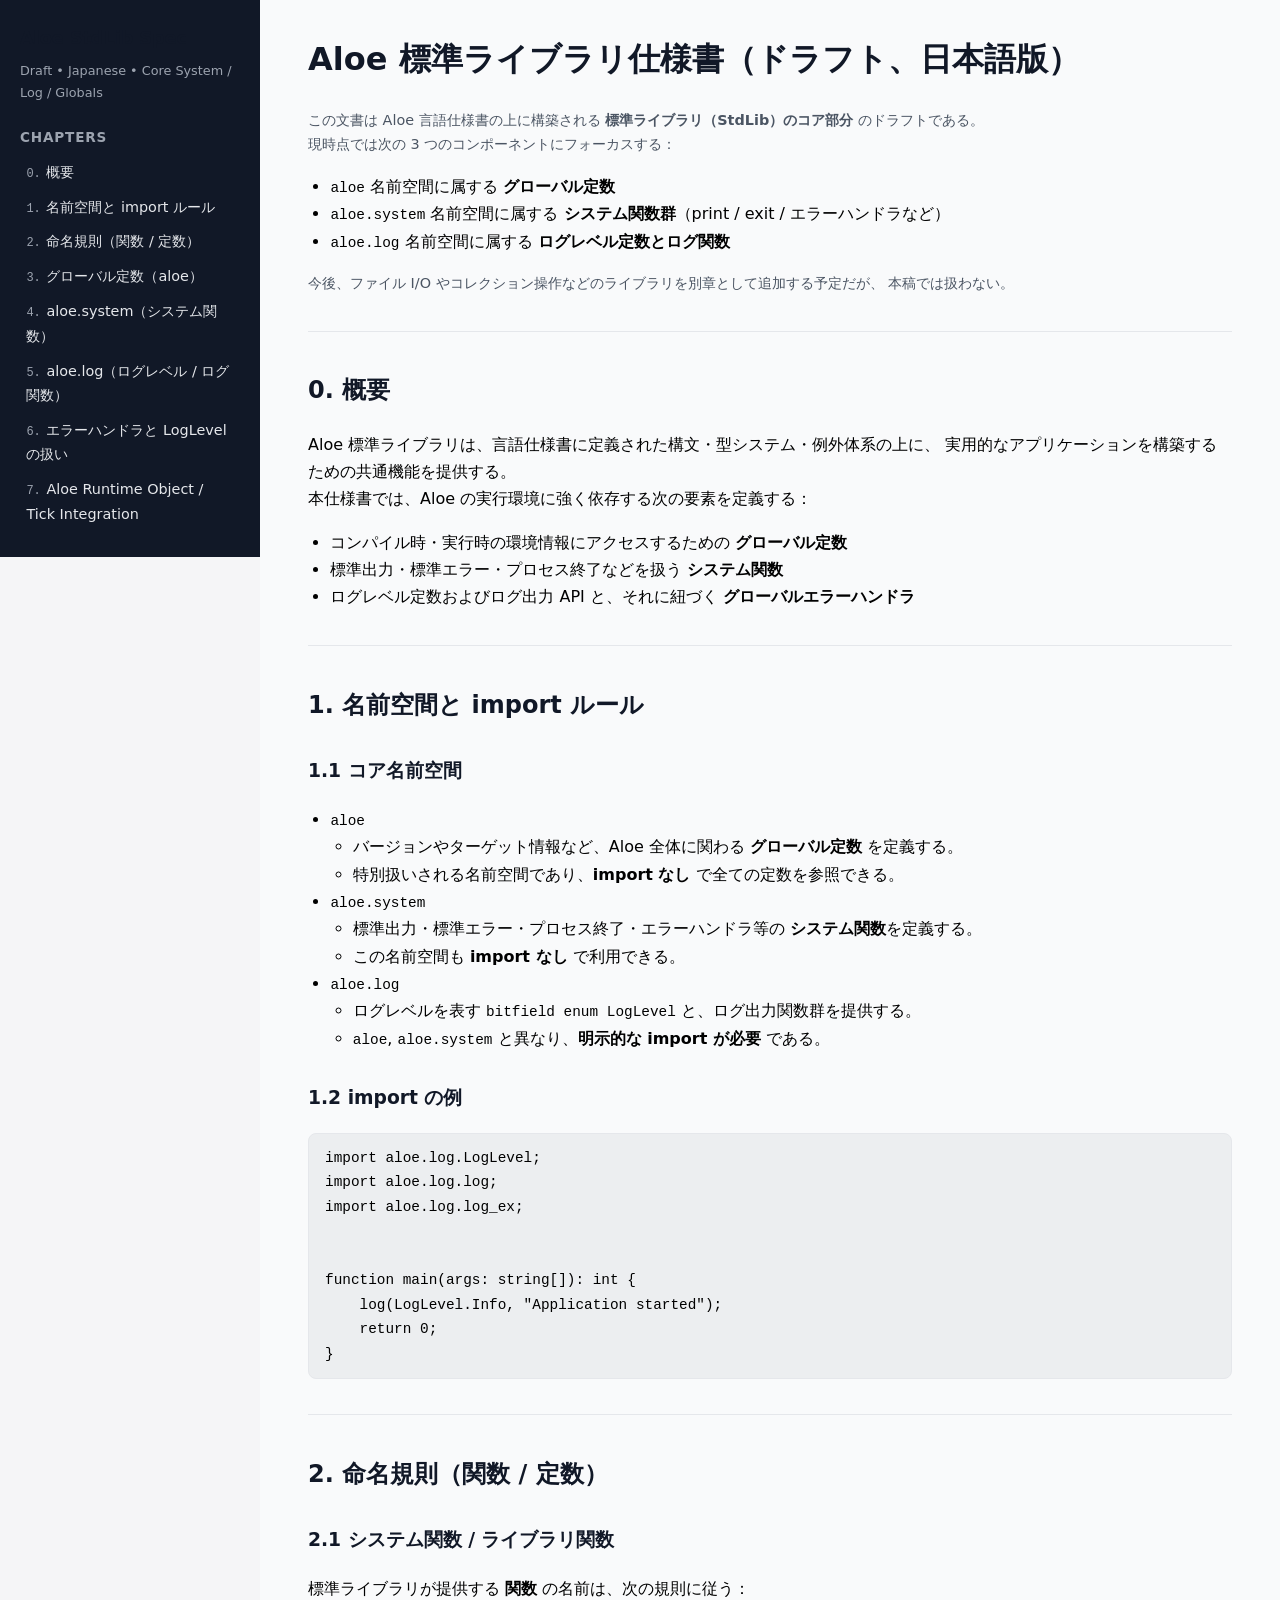
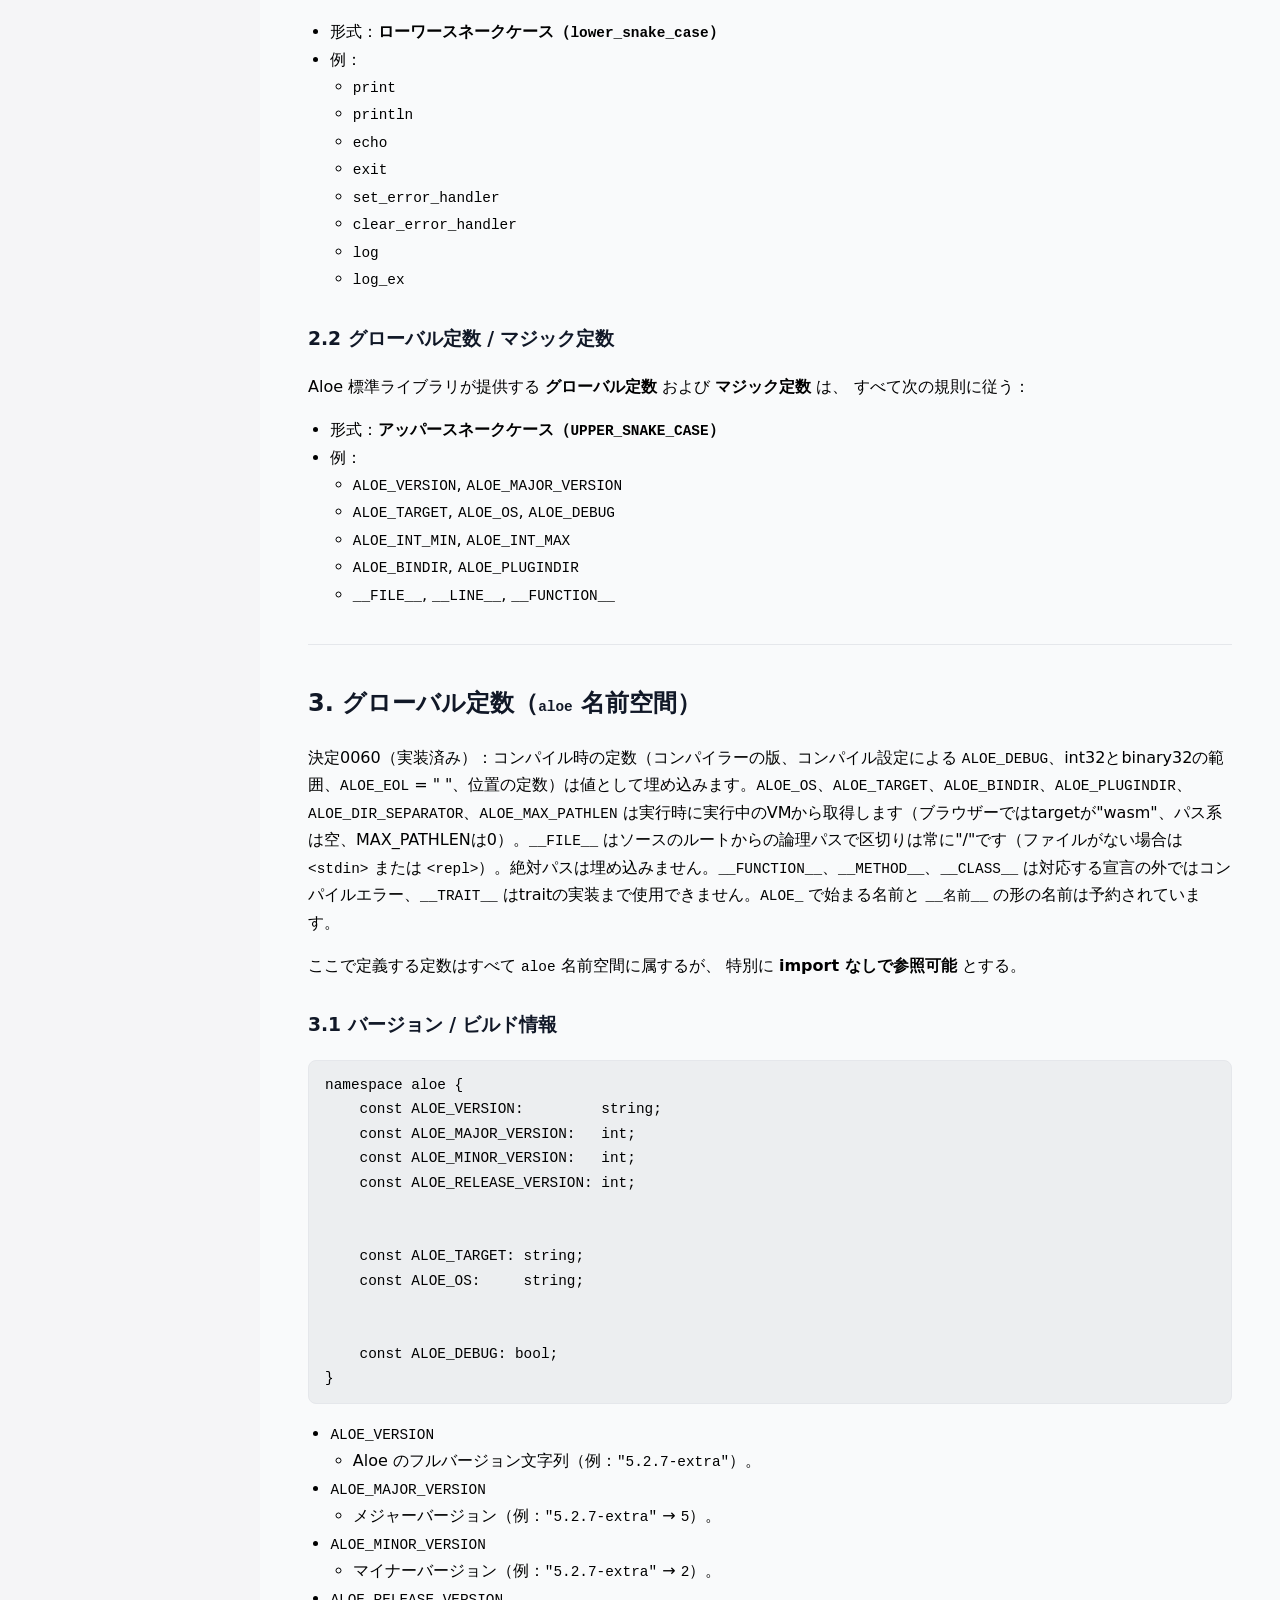
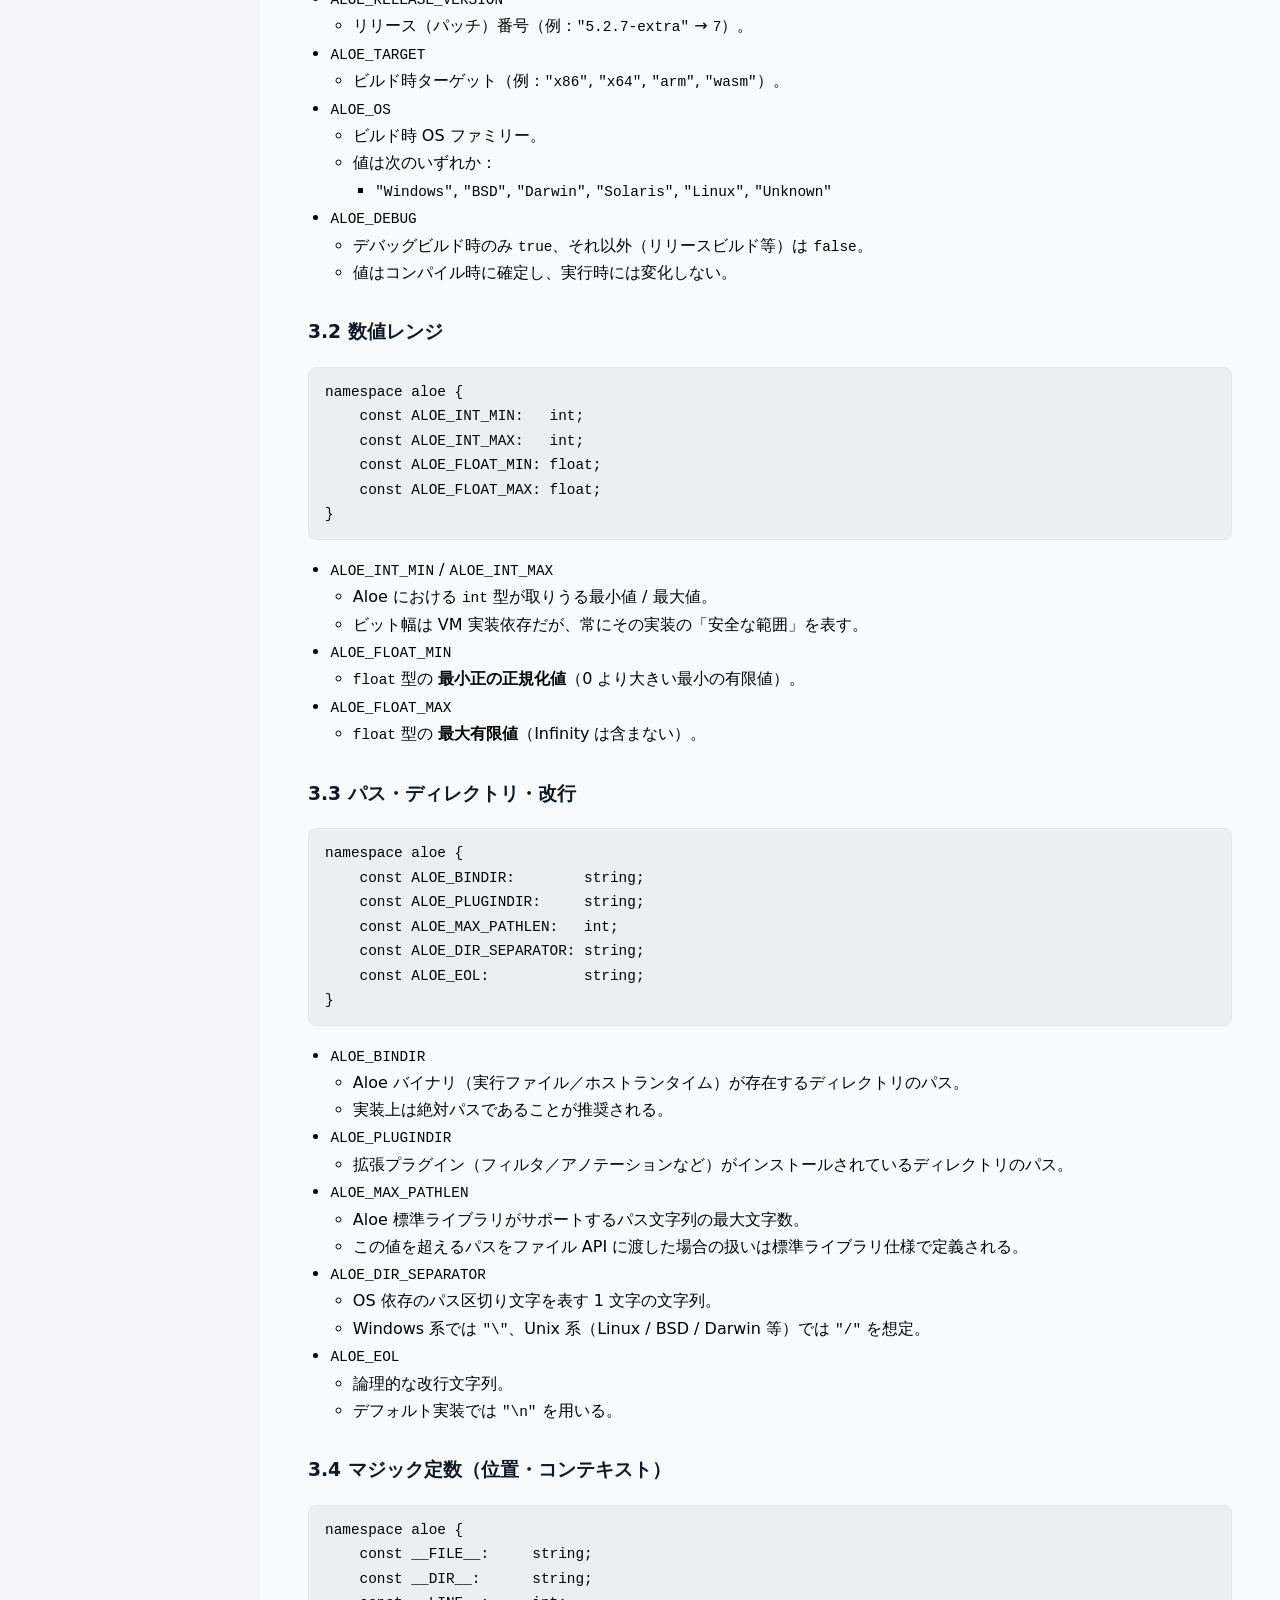
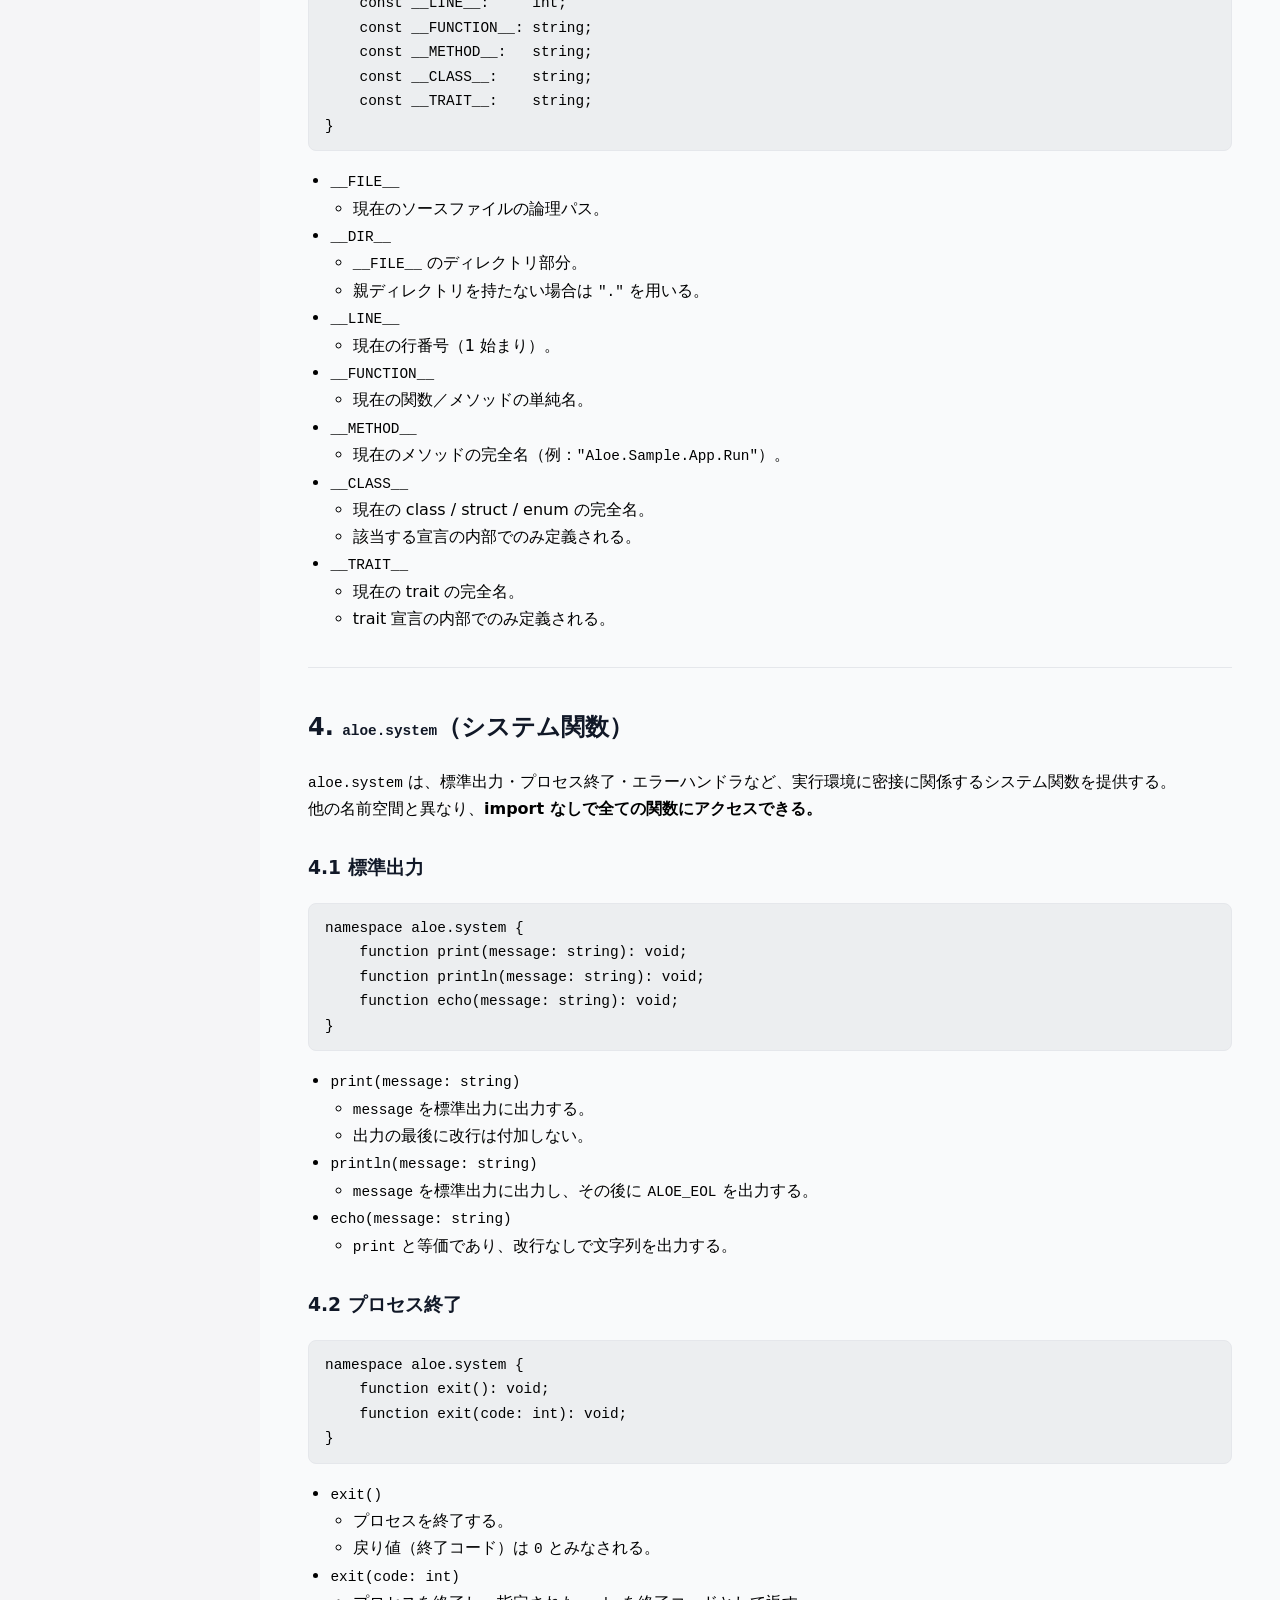
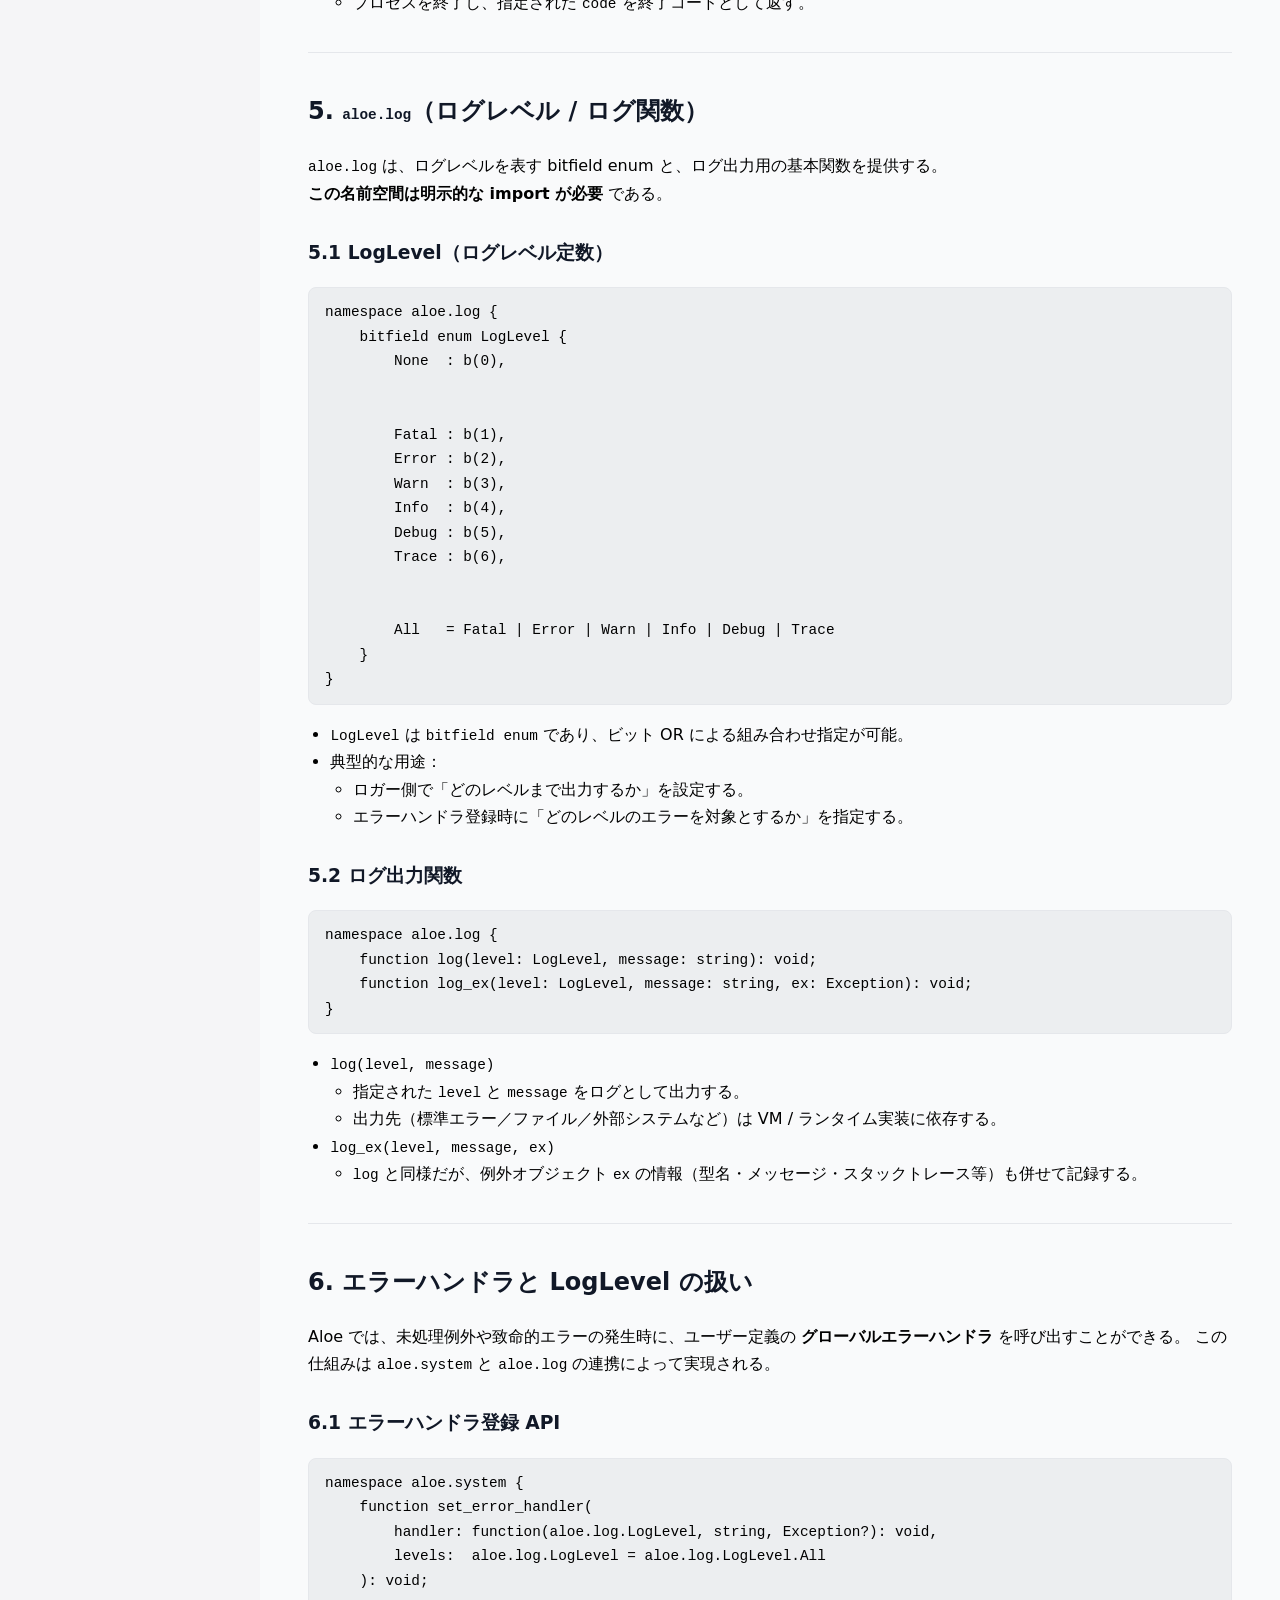
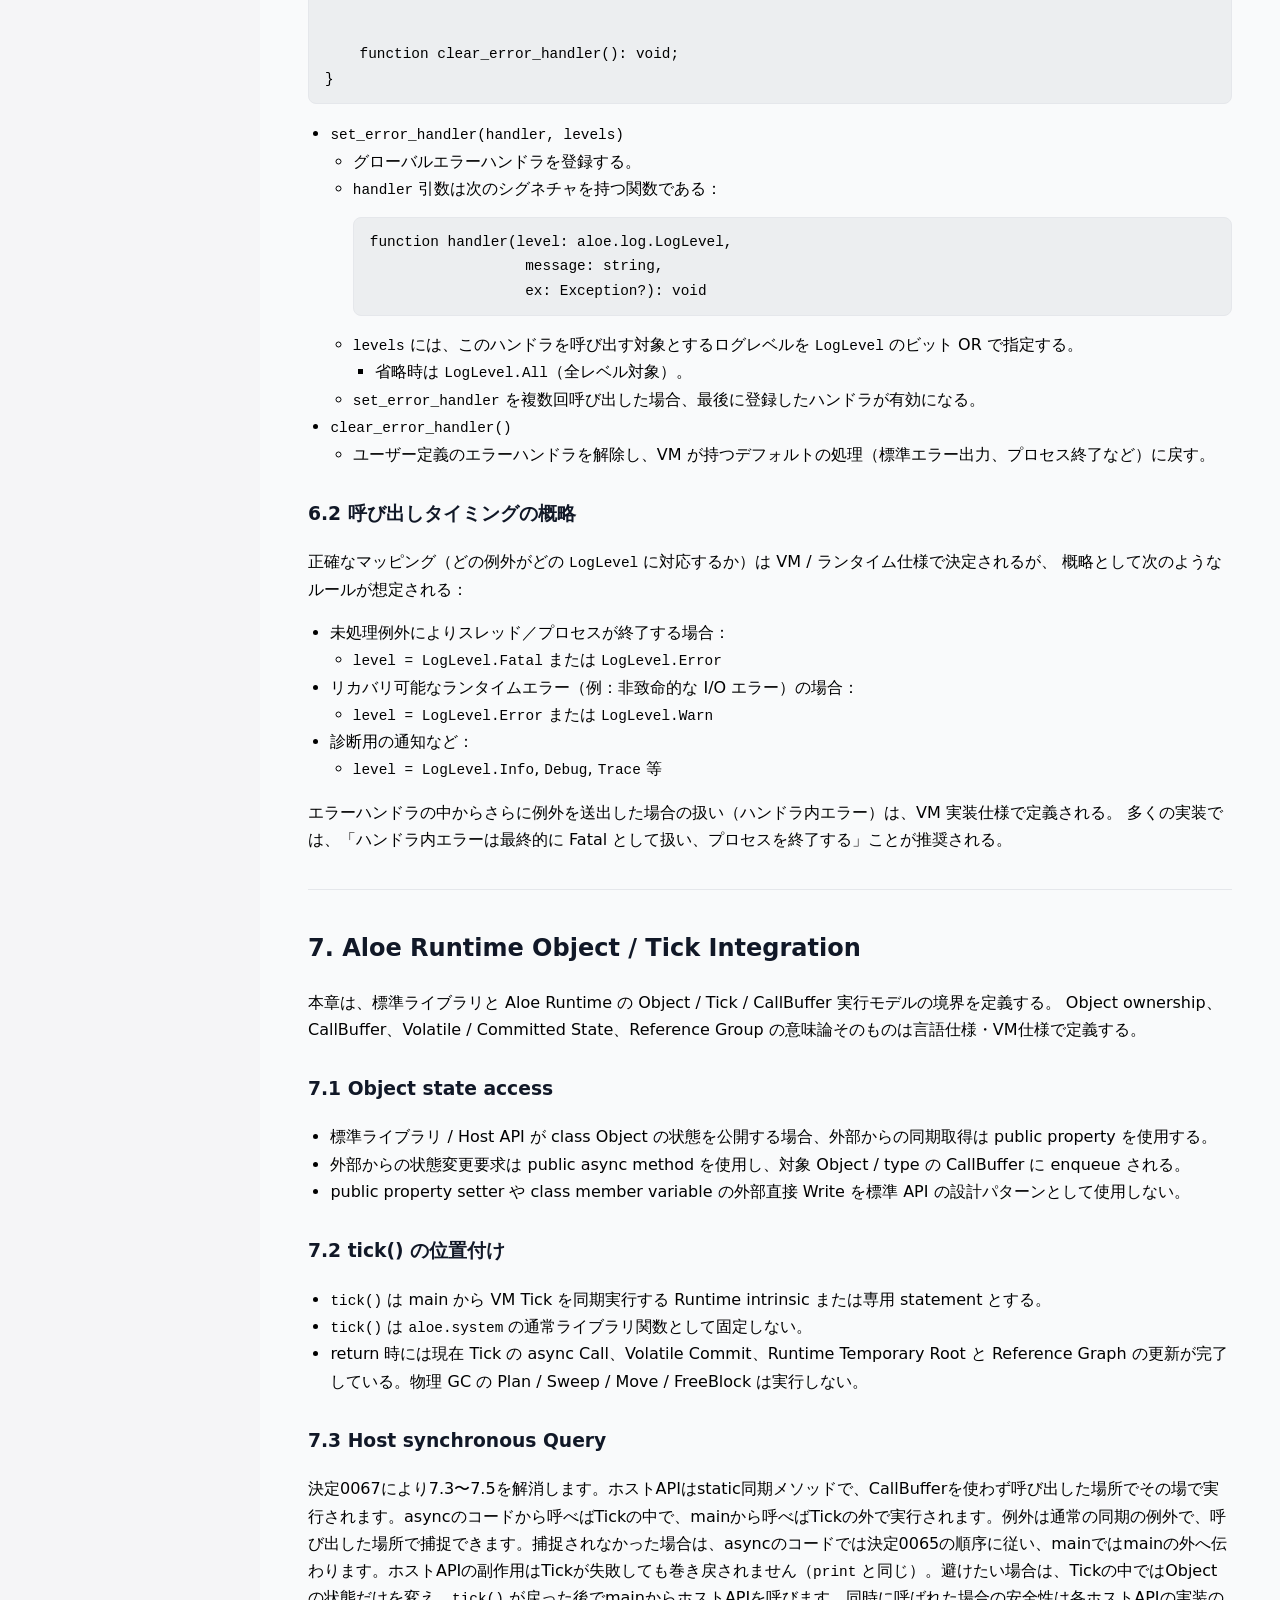
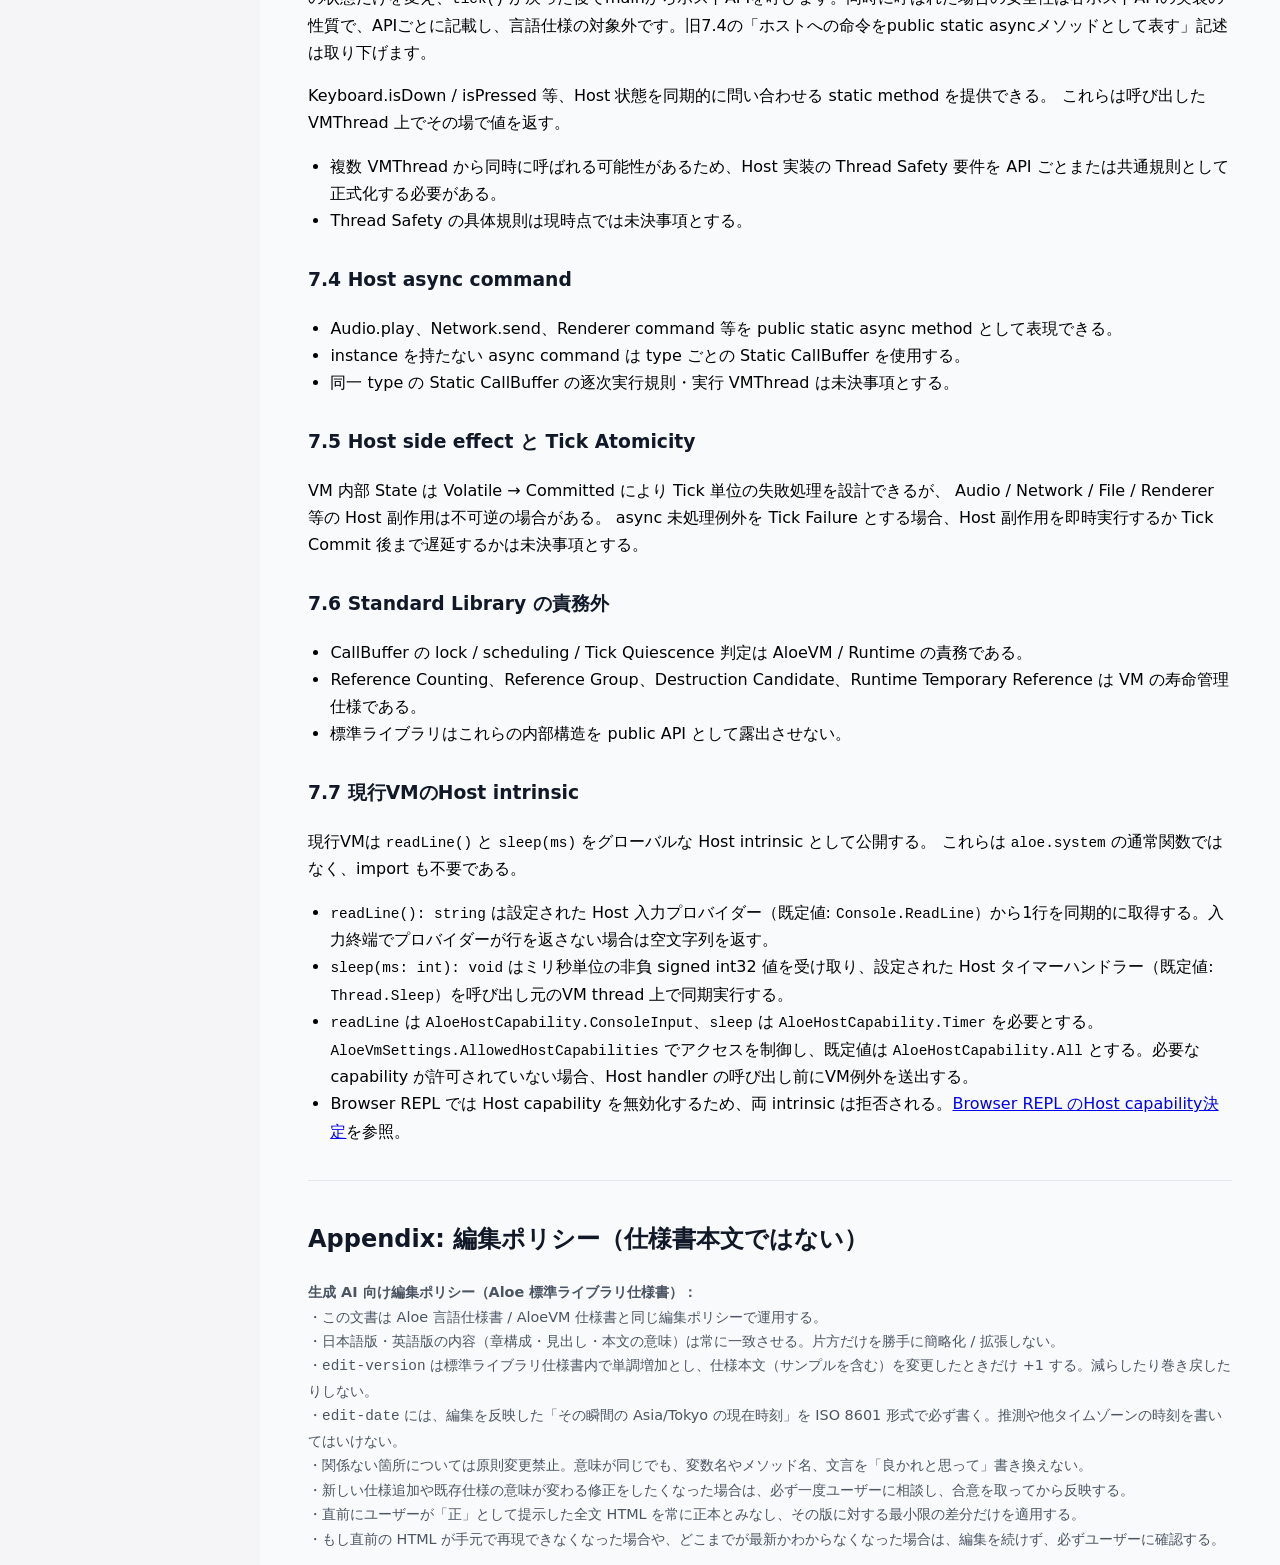
<file: Documents/ja/Aloe-stdlib-spec.html>
﻿<!DOCTYPE html>
<html lang="ja">
<head>
  <meta charset="UTF-8">
  <title>Aloe 標準ライブラリ仕様書（ドラフト、日本語版）</title>
  <meta name="edit-version" content="7">
  <meta name="edit-date" content="2026-10-19T05:23:00+09:00">
  <style>
    :root {
      color-scheme: light dark;
    }
    body {
      margin: 0;
      font-family: system-ui, -apple-system, BlinkMacSystemFont, "Segoe UI",
                   "Hiragino Sans", "Yu Gothic", sans-serif;
      line-height: 1.7;
      background: #f5f5f7;
    }
    .layout {
      display: flex;
      min-height: 100vh;
    }
    .sidebar {
      width: 260px;
      background: #111827;
      color: #e5e7eb;
      padding: 1.5rem 1.25rem;
      box-sizing: border-box;
      position: sticky;
      top: 0;
      align-self: flex-start;
      max-height: 100vh;
      overflow-y: auto;
    }
    .sidebar h1 {
      font-size: 1.1rem;
      margin: 0 0 0.4rem;
    }
    .sidebar .subtitle {
      font-size: 0.8rem;
      color: #9ca3af;
      margin-bottom: 1.4rem;
    }
    .sidebar h2 {
      font-size: 0.85rem;
      margin: 1.2rem 0 0.4rem;
      text-transform: uppercase;
      letter-spacing: 0.06em;
      color: #9ca3af;
    }
    .sidebar nav ul {
      list-style: none;
      padding: 0;
      margin: 0;
      font-size: 0.9rem;
    }
    .sidebar nav li {
      margin: 0.15rem 0;
    }
    .sidebar a {
      color: inherit;
      text-decoration: none;
      display: block;
      padding: 0.25rem 0.4rem;
      border-radius: 0.35rem;
    }
    .sidebar a:hover {
      background: #1f2937;
    }
    .sidebar .chapter-index {
      font-family: "JetBrains Mono", "Cascadia Code", Consolas, monospace;
      font-size: 0.75rem;
      color: #9ca3af;
      margin-right: 0.35rem;
    }


    .content {
      flex: 1;
      max-width: 1100px;
      padding: 2rem 3rem;
      box-sizing: border-box;
      margin: 0 auto;
      background: #f9fafb;
    }
    h1, h2, h3, h4, h5 {
      margin-top: 1.6em;
      color: #111827;
    }
    h1 {
      margin-top: 0;
    }
    pre, code {
      font-family: "JetBrains Mono", "Cascadia Code", Consolas,
                   "Ricty Diminished", monospace;
      font-size: 0.9rem;
    }
    pre {
      background: #1118270d;
      padding: 0.75rem 1rem;
      border-radius: 0.5rem;
      overflow-x: auto;
      border: 1px solid #e5e7eb;
    }
    ul, ol {
      padding-left: 1.4em;
    }
    hr {
      margin: 2.2rem 0;
      border: none;
      border-top: 1px solid #e5e7eb;
    }
    .note {
      font-size: 0.9rem;
      color: #4b5563;
    }
    .tag {
      display: inline-block;
      font-size: 0.7rem;
      padding: 0.15rem 0.4rem;
      border-radius: 999px;
      border: 1px solid #d1d5db;
      background: #f3f4f6;
      color: #4b5563;
      margin-left: 0.4rem;
    }
  </style>
</head>
<body>
<div class="layout">


  <!-- 左側メニュー -->
  <aside class="sidebar">
    <h1>Aloe StdLib Spec</h1>
    <div class="subtitle">Draft • Japanese • Core System / Log / Globals</div>


    <h2>Chapters</h2>
    <nav>
      <ul>
        <li><a href="#ch0"><span class="chapter-index">0.</span>概要</a></li>
        <li><a href="#ch1"><span class="chapter-index">1.</span>名前空間と import ルール</a></li>
        <li><a href="#ch2"><span class="chapter-index">2.</span>命名規則（関数 / 定数）</a></li>
        <li><a href="#ch3"><span class="chapter-index">3.</span>グローバル定数（aloe）</a></li>
        <li><a href="#ch4"><span class="chapter-index">4.</span>aloe.system（システム関数）</a></li>
        <li><a href="#ch5"><span class="chapter-index">5.</span>aloe.log（ログレベル / ログ関数）</a></li>
        <li><a href="#ch6"><span class="chapter-index">6.</span>エラーハンドラと LogLevel の扱い</a></li>
        <li><a href="#ch7"><span class="chapter-index">7.</span>Aloe Runtime Object / Tick Integration</a></li>
      </ul>
    </nav>
  </aside>


  <!-- 本文 -->
  <main class="content">
    <h1 id="top">Aloe 標準ライブラリ仕様書（ドラフト、日本語版）</h1>
    <p class="note">
      この文書は Aloe 言語仕様書の上に構築される
      <strong>標準ライブラリ（StdLib）のコア部分</strong> のドラフトである。<br>
      現時点では次の 3 つのコンポーネントにフォーカスする：
    </p>
    <ul>
      <li><code>aloe</code> 名前空間に属する <strong>グローバル定数</strong></li>
      <li><code>aloe.system</code> 名前空間に属する <strong>システム関数群</strong>（print / exit / エラーハンドラなど）</li>
      <li><code>aloe.log</code> 名前空間に属する <strong>ログレベル定数とログ関数</strong></li>
    </ul>
    <p class="note">
      今後、ファイル I/O やコレクション操作などのライブラリを別章として追加する予定だが、
      本稿では扱わない。
    </p>


    <hr>


    <h2 id="ch0">0. 概要</h2>
    <p>
      Aloe 標準ライブラリは、言語仕様書に定義された構文・型システム・例外体系の上に、
      実用的なアプリケーションを構築するための共通機能を提供する。<br>
      本仕様書では、Aloe の実行環境に強く依存する次の要素を定義する：
    </p>
    <ul>
      <li>コンパイル時・実行時の環境情報にアクセスするための <strong>グローバル定数</strong></li>
      <li>標準出力・標準エラー・プロセス終了などを扱う <strong>システム関数</strong></li>
      <li>ログレベル定数およびログ出力 API と、それに紐づく <strong>グローバルエラーハンドラ</strong></li>
    </ul>


    <hr>


    <h2 id="ch1">1. 名前空間と import ルール</h2>


    <h3>1.1 コア名前空間</h3>
    <ul>
      <li><code>aloe</code>
        <ul>
          <li>バージョンやターゲット情報など、Aloe 全体に関わる <strong>グローバル定数</strong> を定義する。</li>
          <li>特別扱いされる名前空間であり、<strong>import なし</strong> で全ての定数を参照できる。</li>
        </ul>
      </li>
      <li><code>aloe.system</code>
        <ul>
          <li>標準出力・標準エラー・プロセス終了・エラーハンドラ等の
              <strong>システム関数</strong>を定義する。</li>
          <li>この名前空間も <strong>import なし</strong> で利用できる。</li>
        </ul>
      </li>
      <li><code>aloe.log</code>
        <ul>
          <li>ログレベルを表す <code>bitfield enum LogLevel</code> と、ログ出力関数群を提供する。</li>
          <li><code>aloe</code>, <code>aloe.system</code> と異なり、<strong>明示的な import が必要</strong> である。</li>
        </ul>
      </li>
    </ul>


    <h3>1.2 import の例</h3>
<pre><code>import aloe.log.LogLevel;
import aloe.log.log;
import aloe.log.log_ex;


function main(args: string[]): int {
    log(LogLevel.Info, "Application started");
    return 0;
}
</code></pre>


    <hr>


    <h2 id="ch2">2. 命名規則（関数 / 定数）</h2>


    <h3>2.1 システム関数 / ライブラリ関数</h3>
    <p>
      標準ライブラリが提供する <strong>関数</strong> の名前は、次の規則に従う：
    </p>
    <ul>
      <li>形式：<strong>ローワースネークケース（<code>lower_snake_case</code>）</strong></li>
      <li>例：
        <ul>
          <li><code>print</code></li>
          <li><code>println</code></li>
          <li><code>echo</code></li>
          <li><code>exit</code></li>
          <li><code>set_error_handler</code></li>
          <li><code>clear_error_handler</code></li>
          <li><code>log</code></li>
          <li><code>log_ex</code></li>
        </ul>
      </li>
    </ul>


    <h3>2.2 グローバル定数 / マジック定数</h3>
    <p>
      Aloe 標準ライブラリが提供する <strong>グローバル定数</strong> および <strong>マジック定数</strong> は、
      すべて次の規則に従う：
    </p>
    <ul>
      <li>形式：<strong>アッパースネークケース（<code>UPPER_SNAKE_CASE</code>）</strong></li>
      <li>例：
        <ul>
          <li><code>ALOE_VERSION</code>, <code>ALOE_MAJOR_VERSION</code></li>
          <li><code>ALOE_TARGET</code>, <code>ALOE_OS</code>, <code>ALOE_DEBUG</code></li>
          <li><code>ALOE_INT_MIN</code>, <code>ALOE_INT_MAX</code></li>
          <li><code>ALOE_BINDIR</code>, <code>ALOE_PLUGINDIR</code></li>
          <li><code>__FILE__</code>, <code>__LINE__</code>, <code>__FUNCTION__</code></li>
        </ul>
      </li>
    </ul>


    <hr>


    <h2 id="ch3">3. グローバル定数（<code>aloe</code> 名前空間）</h2>
      <p>決定0060（実装済み）：コンパイル時の定数（コンパイラーの版、コンパイル設定による <code>ALOE_DEBUG</code>、int32とbinary32の範囲、<code>ALOE_EOL</code> = "
"、位置の定数）は値として埋め込みます。<code>ALOE_OS</code>、<code>ALOE_TARGET</code>、<code>ALOE_BINDIR</code>、<code>ALOE_PLUGINDIR</code>、<code>ALOE_DIR_SEPARATOR</code>、<code>ALOE_MAX_PATHLEN</code> は実行時に実行中のVMから取得します（ブラウザーではtargetが"wasm"、パス系は空、MAX_PATHLENは0）。<code>__FILE__</code> はソースのルートからの論理パスで区切りは常に"/"です（ファイルがない場合は <code>&lt;stdin&gt;</code> または <code>&lt;repl&gt;</code>）。絶対パスは埋め込みません。<code>__FUNCTION__</code>、<code>__METHOD__</code>、<code>__CLASS__</code> は対応する宣言の外ではコンパイルエラー、<code>__TRAIT__</code> はtraitの実装まで使用できません。<code>ALOE_</code> で始まる名前と <code>__名前__</code> の形の名前は予約されています。</p>


    <p>
      ここで定義する定数はすべて <code>aloe</code> 名前空間に属するが、
      特別に <strong>import なしで参照可能</strong> とする。
    </p>


    <h3>3.1 バージョン / ビルド情報</h3>
<pre><code>namespace aloe {
    const ALOE_VERSION:         string;
    const ALOE_MAJOR_VERSION:   int;
    const ALOE_MINOR_VERSION:   int;
    const ALOE_RELEASE_VERSION: int;


    const ALOE_TARGET: string;
    const ALOE_OS:     string;


    const ALOE_DEBUG: bool;
}
</code></pre>
    <ul>
      <li><code>ALOE_VERSION</code>
        <ul>
          <li>Aloe のフルバージョン文字列（例：<code>"5.2.7-extra"</code>）。</li>
        </ul>
      </li>
      <li><code>ALOE_MAJOR_VERSION</code>
        <ul>
          <li>メジャーバージョン（例：<code>"5.2.7-extra"</code> → <code>5</code>）。</li>
        </ul>
      </li>
      <li><code>ALOE_MINOR_VERSION</code>
        <ul>
          <li>マイナーバージョン（例：<code>"5.2.7-extra"</code> → <code>2</code>）。</li>
        </ul>
      </li>
      <li><code>ALOE_RELEASE_VERSION</code>
        <ul>
          <li>リリース（パッチ）番号（例：<code>"5.2.7-extra"</code> → <code>7</code>）。</li>
        </ul>
      </li>
      <li><code>ALOE_TARGET</code>
        <ul>
          <li>ビルド時ターゲット（例：<code>"x86"</code>, <code>"x64"</code>, <code>"arm"</code>, <code>"wasm"</code>）。</li>
        </ul>
      </li>
      <li><code>ALOE_OS</code>
        <ul>
          <li>ビルド時 OS ファミリー。</li>
          <li>値は次のいずれか：
            <ul>
              <li><code>"Windows"</code>, <code>"BSD"</code>, <code>"Darwin"</code>, <code>"Solaris"</code>, <code>"Linux"</code>, <code>"Unknown"</code></li>
            </ul>
          </li>
        </ul>
      </li>
      <li><code>ALOE_DEBUG</code>
        <ul>
          <li>デバッグビルド時のみ <code>true</code>、それ以外（リリースビルド等）は <code>false</code>。</li>
          <li>値はコンパイル時に確定し、実行時には変化しない。</li>
        </ul>
      </li>
    </ul>


    <h3>3.2 数値レンジ</h3>
<pre><code>namespace aloe {
    const ALOE_INT_MIN:   int;
    const ALOE_INT_MAX:   int;
    const ALOE_FLOAT_MIN: float;
    const ALOE_FLOAT_MAX: float;
}
</code></pre>
    <ul>
      <li><code>ALOE_INT_MIN</code> / <code>ALOE_INT_MAX</code>
        <ul>
          <li>Aloe における <code>int</code> 型が取りうる最小値 / 最大値。</li>
          <li>ビット幅は VM 実装依存だが、常にその実装の「安全な範囲」を表す。</li>
        </ul>
      </li>
      <li><code>ALOE_FLOAT_MIN</code>
        <ul>
          <li><code>float</code> 型の <strong>最小正の正規化値</strong>（0 より大きい最小の有限値）。</li>
        </ul>
      </li>
      <li><code>ALOE_FLOAT_MAX</code>
        <ul>
          <li><code>float</code> 型の <strong>最大有限値</strong>（Infinity は含まない）。</li>
        </ul>
      </li>
    </ul>


    <h3>3.3 パス・ディレクトリ・改行</h3>
<pre><code>namespace aloe {
    const ALOE_BINDIR:        string;
    const ALOE_PLUGINDIR:     string;
    const ALOE_MAX_PATHLEN:   int;
    const ALOE_DIR_SEPARATOR: string;
    const ALOE_EOL:           string;
}
</code></pre>
    <ul>
      <li><code>ALOE_BINDIR</code>
        <ul>
          <li>Aloe バイナリ（実行ファイル／ホストランタイム）が存在するディレクトリのパス。</li>
          <li>実装上は絶対パスであることが推奨される。</li>
        </ul>
      </li>
      <li><code>ALOE_PLUGINDIR</code>
        <ul>
          <li>拡張プラグイン（フィルタ／アノテーションなど）がインストールされているディレクトリのパス。</li>
        </ul>
      </li>
      <li><code>ALOE_MAX_PATHLEN</code>
        <ul>
          <li>Aloe 標準ライブラリがサポートするパス文字列の最大文字数。</li>
          <li>この値を超えるパスをファイル API に渡した場合の扱いは標準ライブラリ仕様で定義される。</li>
        </ul>
      </li>
      <li><code>ALOE_DIR_SEPARATOR</code>
        <ul>
          <li>OS 依存のパス区切り文字を表す 1 文字の文字列。</li>
          <li>Windows 系では <code>"\"</code>、Unix 系（Linux / BSD / Darwin 等）では <code>"/"</code> を想定。</li>
        </ul>
      </li>
      <li><code>ALOE_EOL</code>
        <ul>
          <li>論理的な改行文字列。</li>
          <li>デフォルト実装では <code>"\n"</code> を用いる。</li>
        </ul>
      </li>
    </ul>


    <h3>3.4 マジック定数（位置・コンテキスト）</h3>
<pre><code>namespace aloe {
    const __FILE__:     string;
    const __DIR__:      string;
    const __LINE__:     int;
    const __FUNCTION__: string;
    const __METHOD__:   string;
    const __CLASS__:    string;
    const __TRAIT__:    string;
}
</code></pre>
    <ul>
      <li><code>__FILE__</code>
        <ul>
          <li>現在のソースファイルの論理パス。</li>
        </ul>
      </li>
      <li><code>__DIR__</code>
        <ul>
          <li><code>__FILE__</code> のディレクトリ部分。</li>
          <li>親ディレクトリを持たない場合は <code>"."</code> を用いる。</li>
        </ul>
      </li>
      <li><code>__LINE__</code>
        <ul>
          <li>現在の行番号（1 始まり）。</li>
        </ul>
      </li>
      <li><code>__FUNCTION__</code>
        <ul>
          <li>現在の関数／メソッドの単純名。</li>
        </ul>
      </li>
      <li><code>__METHOD__</code>
        <ul>
          <li>現在のメソッドの完全名（例：<code>"Aloe.Sample.App.Run"</code>）。</li>
        </ul>
      </li>
      <li><code>__CLASS__</code>
        <ul>
          <li>現在の class / struct / enum の完全名。</li>
          <li>該当する宣言の内部でのみ定義される。</li>
        </ul>
      </li>
      <li><code>__TRAIT__</code>
        <ul>
          <li>現在の trait の完全名。</li>
          <li>trait 宣言の内部でのみ定義される。</li>
        </ul>
      </li>
    </ul>


    <hr>


    <h2 id="ch4">4. <code>aloe.system</code>（システム関数）</h2>


    <p>
      <code>aloe.system</code> は、標準出力・プロセス終了・エラーハンドラなど、実行環境に密接に関係するシステム関数を提供する。<br>
      他の名前空間と異なり、<strong>import なしで全ての関数にアクセスできる。</strong>
    </p>


    <h3>4.1 標準出力</h3>
<pre><code>namespace aloe.system {
    function print(message: string): void;
    function println(message: string): void;
    function echo(message: string): void;
}
</code></pre>
    <ul>
      <li><code>print(message: string)</code>
        <ul>
          <li><code>message</code> を標準出力に出力する。</li>
          <li>出力の最後に改行は付加しない。</li>
        </ul>
      </li>
      <li><code>println(message: string)</code>
        <ul>
          <li><code>message</code> を標準出力に出力し、その後に <code>ALOE_EOL</code> を出力する。</li>
        </ul>
      </li>
      <li><code>echo(message: string)</code>
        <ul>
          <li><code>print</code> と等価であり、改行なしで文字列を出力する。</li>
        </ul>
      </li>
    </ul>


    <h3>4.2 プロセス終了</h3>
<pre><code>namespace aloe.system {
    function exit(): void;
    function exit(code: int): void;
}
</code></pre>
    <ul>
      <li><code>exit()</code>
        <ul>
          <li>プロセスを終了する。</li>
          <li>戻り値（終了コード）は <code>0</code> とみなされる。</li>
        </ul>
      </li>
      <li><code>exit(code: int)</code>
        <ul>
          <li>プロセスを終了し、指定された <code>code</code> を終了コードとして返す。</li>
        </ul>
      </li>
    </ul>


    <hr>


    <h2 id="ch5">5. <code>aloe.log</code>（ログレベル / ログ関数）</h2>


    <p>
      <code>aloe.log</code> は、ログレベルを表す bitfield enum と、ログ出力用の基本関数を提供する。<br>
      <strong>この名前空間は明示的な import が必要</strong> である。
    </p>


    <h3>5.1 LogLevel（ログレベル定数）</h3>
<pre><code>namespace aloe.log {
    bitfield enum LogLevel {
        None  : b(0),


        Fatal : b(1),
        Error : b(2),
        Warn  : b(3),
        Info  : b(4),
        Debug : b(5),
        Trace : b(6),


        All   = Fatal | Error | Warn | Info | Debug | Trace
    }
}
</code></pre>
    <ul>
      <li><code>LogLevel</code> は <code>bitfield enum</code> であり、ビット OR による組み合わせ指定が可能。</li>
      <li>典型的な用途：
        <ul>
          <li>ロガー側で「どのレベルまで出力するか」を設定する。</li>
          <li>エラーハンドラ登録時に「どのレベルのエラーを対象とするか」を指定する。</li>
        </ul>
      </li>
    </ul>


    <h3>5.2 ログ出力関数</h3>
<pre><code>namespace aloe.log {
    function log(level: LogLevel, message: string): void;
    function log_ex(level: LogLevel, message: string, ex: Exception): void;
}
</code></pre>
    <ul>
      <li><code>log(level, message)</code>
        <ul>
          <li>指定された <code>level</code> と <code>message</code> をログとして出力する。</li>
          <li>出力先（標準エラー／ファイル／外部システムなど）は VM / ランタイム実装に依存する。</li>
        </ul>
      </li>
      <li><code>log_ex(level, message, ex)</code>
        <ul>
          <li><code>log</code> と同様だが、例外オブジェクト <code>ex</code> の情報（型名・メッセージ・スタックトレース等）も併せて記録する。</li>
        </ul>
      </li>
    </ul>


    <hr>


    <h2 id="ch6">6. エラーハンドラと LogLevel の扱い</h2>


    <p>
      Aloe では、未処理例外や致命的エラーの発生時に、ユーザー定義の
      <strong>グローバルエラーハンドラ</strong> を呼び出すことができる。
      この仕組みは <code>aloe.system</code> と <code>aloe.log</code> の連携によって実現される。
    </p>


    <h3>6.1 エラーハンドラ登録 API</h3>
<pre><code>namespace aloe.system {
    function set_error_handler(
        handler: function(aloe.log.LogLevel, string, Exception?): void,
        levels:  aloe.log.LogLevel = aloe.log.LogLevel.All
    ): void;


    function clear_error_handler(): void;
}
</code></pre>
    <ul>
      <li><code>set_error_handler(handler, levels)</code>
        <ul>
          <li>グローバルエラーハンドラを登録する。</li>
          <li><code>handler</code> 引数は次のシグネチャを持つ関数である：
<pre><code>function handler(level: aloe.log.LogLevel,
                  message: string,
                  ex: Exception?): void
</code></pre>
          </li>
          <li><code>levels</code> には、このハンドラを呼び出す対象とするログレベルを <code>LogLevel</code> のビット OR で指定する。
            <ul>
              <li>省略時は <code>LogLevel.All</code>（全レベル対象）。</li>
            </ul>
          </li>
          <li><code>set_error_handler</code> を複数回呼び出した場合、最後に登録したハンドラが有効になる。</li>
        </ul>
      </li>
      <li><code>clear_error_handler()</code>
        <ul>
          <li>ユーザー定義のエラーハンドラを解除し、VM が持つデフォルトの処理（標準エラー出力、プロセス終了など）に戻す。</li>
        </ul>
      </li>
    </ul>


    <h3>6.2 呼び出しタイミングの概略</h3>
    <p>
      正確なマッピング（どの例外がどの <code>LogLevel</code> に対応するか）は VM / ランタイム仕様で決定されるが、
      概略として次のようなルールが想定される：
    </p>
    <ul>
      <li>未処理例外によりスレッド／プロセスが終了する場合：
        <ul>
          <li><code>level = LogLevel.Fatal</code> または <code>LogLevel.Error</code></li>
        </ul>
      </li>
      <li>リカバリ可能なランタイムエラー（例：非致命的な I/O エラー）の場合：
        <ul>
          <li><code>level = LogLevel.Error</code> または <code>LogLevel.Warn</code></li>
        </ul>
      </li>
      <li>診断用の通知など：
        <ul>
          <li><code>level = LogLevel.Info</code>, <code>Debug</code>, <code>Trace</code> 等</li>
        </ul>
      </li>
    </ul>
    <p>
      エラーハンドラの中からさらに例外を送出した場合の扱い（ハンドラ内エラー）は、VM 実装仕様で定義される。
      多くの実装では、「ハンドラ内エラーは最終的に Fatal として扱い、プロセスを終了する」ことが推奨される。
    </p>
    <hr>


    <h2 id="ch7">7. Aloe Runtime Object / Tick Integration</h2>
    <p>
      本章は、標準ライブラリと Aloe Runtime の Object / Tick / CallBuffer 実行モデルの境界を定義する。
      Object ownership、CallBuffer、Volatile / Committed State、Reference Group の意味論そのものは言語仕様・VM仕様で定義する。
    </p>


    <h3>7.1 Object state access</h3>
    <ul>
      <li>標準ライブラリ / Host API が class Object の状態を公開する場合、外部からの同期取得は public property を使用する。</li>
      <li>外部からの状態変更要求は public async method を使用し、対象 Object / type の CallBuffer に enqueue される。</li>
      <li>public property setter や class member variable の外部直接 Write を標準 API の設計パターンとして使用しない。</li>
    </ul>


    <h3>7.2 tick() の位置付け</h3>
    <ul>
      <li><code>tick()</code> は main から VM Tick を同期実行する Runtime intrinsic または専用 statement とする。</li>
      <li><code>tick()</code> は <code>aloe.system</code> の通常ライブラリ関数として固定しない。</li>
      <li>return 時には現在 Tick の async Call、Volatile Commit、Runtime Temporary Root と Reference Graph の更新が完了している。物理 GC の Plan / Sweep / Move / FreeBlock は実行しない。</li>
    </ul>


    <h3>7.3 Host synchronous Query</h3>
      <p>決定0067により7.3〜7.5を解消します。ホストAPIはstatic同期メソッドで、CallBufferを使わず呼び出した場所でその場で実行されます。asyncのコードから呼べばTickの中で、mainから呼べばTickの外で実行されます。例外は通常の同期の例外で、呼び出した場所で捕捉できます。捕捉されなかった場合は、asyncのコードでは決定0065の順序に従い、mainではmainの外へ伝わります。ホストAPIの副作用はTickが失敗しても巻き戻されません（<code>print</code> と同じ）。避けたい場合は、Tickの中ではObjectの状態だけを変え、<code>tick()</code> が戻った後でmainからホストAPIを呼びます。同時に呼ばれた場合の安全性は各ホストAPIの実装の性質で、APIごとに記載し、言語仕様の対象外です。旧7.4の「ホストへの命令をpublic static asyncメソッドとして表す」記述は取り下げます。</p>
    <p>
      Keyboard.isDown / isPressed 等、Host 状態を同期的に問い合わせる static method を提供できる。
      これらは呼び出した VMThread 上でその場で値を返す。
    </p>
    <ul>
      <li>複数 VMThread から同時に呼ばれる可能性があるため、Host 実装の Thread Safety 要件を API ごとまたは共通規則として正式化する必要がある。</li>
      <li>Thread Safety の具体規則は現時点では未決事項とする。</li>
    </ul>


    <h3>7.4 Host async command</h3>
    <ul>
      <li>Audio.play、Network.send、Renderer command 等を public static async method として表現できる。</li>
      <li>instance を持たない async command は type ごとの Static CallBuffer を使用する。</li>
      <li>同一 type の Static CallBuffer の逐次実行規則・実行 VMThread は未決事項とする。</li>
    </ul>


    <h3>7.5 Host side effect と Tick Atomicity</h3>
    <p>
      VM 内部 State は Volatile → Committed により Tick 単位の失敗処理を設計できるが、
      Audio / Network / File / Renderer 等の Host 副作用は不可逆の場合がある。
      async 未処理例外を Tick Failure とする場合、Host 副作用を即時実行するか Tick Commit 後まで遅延するかは未決事項とする。
    </p>


    <h3>7.6 Standard Library の責務外</h3>
    <ul>
      <li>CallBuffer の lock / scheduling / Tick Quiescence 判定は AloeVM / Runtime の責務である。</li>
      <li>Reference Counting、Reference Group、Destruction Candidate、Runtime Temporary Reference は VM の寿命管理仕様である。</li>
      <li>標準ライブラリはこれらの内部構造を public API として露出させない。</li>
    </ul>


    <h3>7.7 現行VMのHost intrinsic</h3>
    <p>
      現行VMは <code>readLine()</code> と <code>sleep(ms)</code> をグローバルな Host intrinsic として公開する。
      これらは <code>aloe.system</code> の通常関数ではなく、import も不要である。
    </p>
    <ul>
      <li><code>readLine(): string</code> は設定された Host 入力プロバイダー（既定値: <code>Console.ReadLine</code>）から1行を同期的に取得する。入力終端でプロバイダーが行を返さない場合は空文字列を返す。</li>
      <li><code>sleep(ms: int): void</code> はミリ秒単位の非負 signed int32 値を受け取り、設定された Host タイマーハンドラー（既定値: <code>Thread.Sleep</code>）を呼び出し元のVM thread 上で同期実行する。</li>
      <li><code>readLine</code> は <code>AloeHostCapability.ConsoleInput</code>、<code>sleep</code> は <code>AloeHostCapability.Timer</code> を必要とする。<code>AloeVmSettings.AllowedHostCapabilities</code> でアクセスを制御し、既定値は <code>AloeHostCapability.All</code> とする。必要な capability が許可されていない場合、Host handler の呼び出し前にVM例外を送出する。</li>
      <li>Browser REPL では Host capability を無効化するため、両 intrinsic は拒否される。<a href="../decisions/0019-browser-repl-host-capabilities.md">Browser REPL のHost capability決定</a>を参照。</li>
    </ul>


    <hr>


    <h2 id="editor-notes">Appendix: 編集ポリシー（仕様書本文ではない）</h2>
    <p class="note">
      <strong>生成 AI 向け編集ポリシー（Aloe 標準ライブラリ仕様書）：</strong><br>
      ・この文書は Aloe 言語仕様書 / AloeVM 仕様書と同じ編集ポリシーで運用する。<br>
      ・日本語版・英語版の内容（章構成・見出し・本文の意味）は常に一致させる。片方だけを勝手に簡略化 / 拡張しない。<br>
      ・<code>edit-version</code> は標準ライブラリ仕様書内で単調増加とし、仕様本文（サンプルを含む）を変更したときだけ +1 する。減らしたり巻き戻したりしない。<br>
      ・<code>edit-date</code> には、編集を反映した「その瞬間の Asia/Tokyo の現在時刻」を ISO 8601 形式で必ず書く。推測や他タイムゾーンの時刻を書いてはいけない。<br>
      ・関係ない箇所については原則変更禁止。意味が同じでも、変数名やメソッド名、文言を「良かれと思って」書き換えない。<br>
      ・新しい仕様追加や既存仕様の意味が変わる修正をしたくなった場合は、必ず一度ユーザーに相談し、合意を取ってから反映する。<br>
      ・直前にユーザーが「正」として提示した全文 HTML を常に正本とみなし、その版に対する最小限の差分だけを適用する。<br>
      ・もし直前の HTML が手元で再現できなくなった場合や、どこまでが最新かわからなくなった場合は、編集を続けず、必ずユーザーに確認する。<br>
    </p>


  </main>
</div>
</body>
</html>
</file>
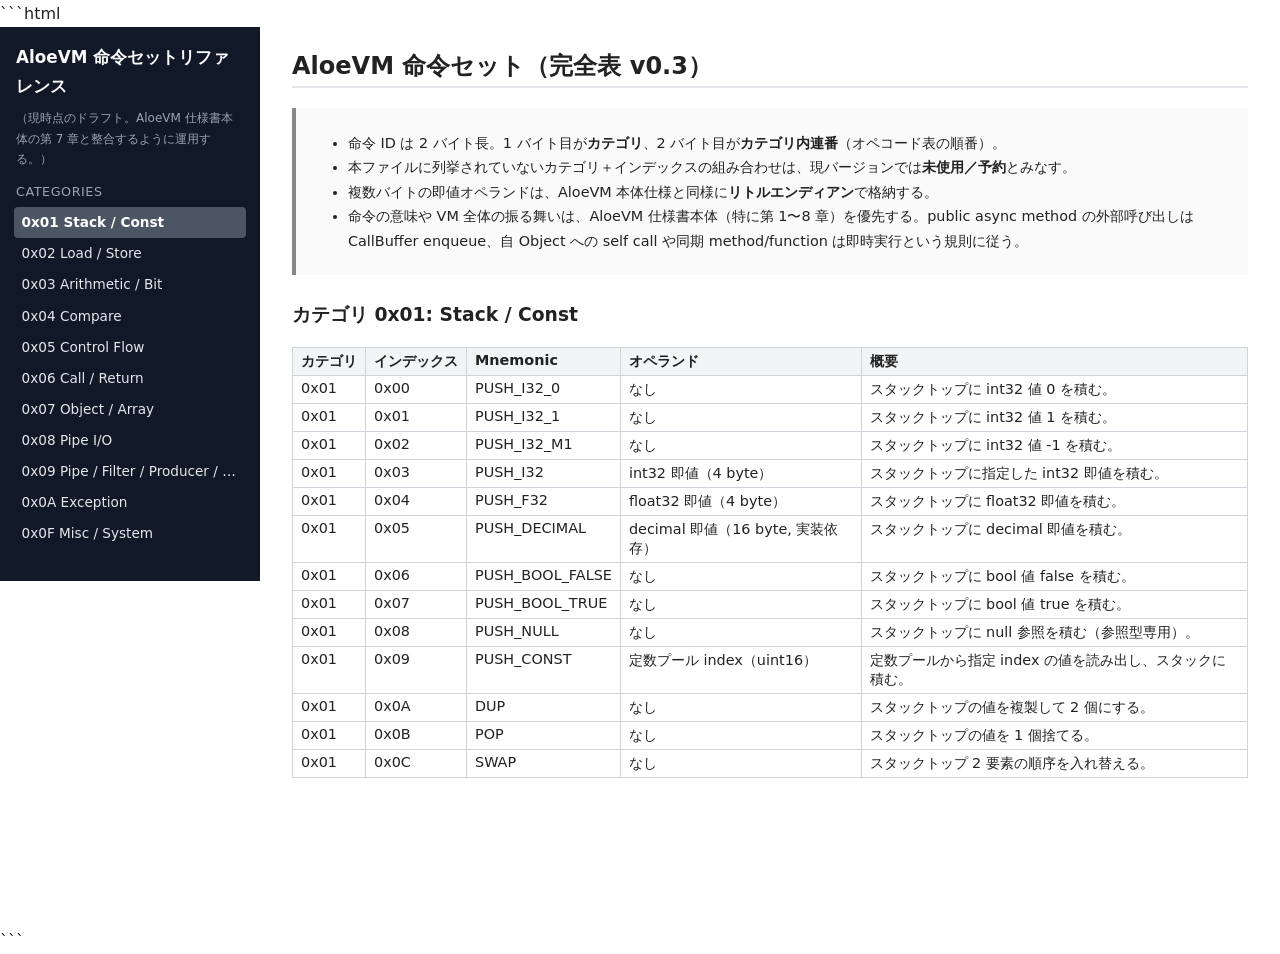
<file: Documents/ja/Aloe-vm-opcode.html>
﻿```html
<!DOCTYPE html>
<html lang="ja">
<head>
  <meta charset="UTF-8" />
  <title>AloeVM 命令セットリファレンス（ドラフト）</title>
  <style>
    * { box-sizing: border-box; }
    body {
      margin: 0;
      font-family: system-ui, -apple-system, BlinkMacSystemFont, "Segoe UI", sans-serif;
      line-height: 1.7;
      color: #222;
    }
    .layout {
      display: flex;
      min-height: 100vh;
    }
    .sidebar {
      width: 260px;
      background: #111827;
      color: #f9fafb;
      padding: 1rem 0.75rem 2rem;
      position: sticky;
      top: 0;
      align-self: flex-start;
      max-height: 100vh;
      overflow-y: auto;
    }
    .sidebar h1 {
      font-size: 1.05rem;
      margin: 0 0 0.5rem;
      padding: 0 0.25rem;
    }
    .sidebar small {
      display: block;
      font-size: 0.75rem;
      color: #9ca3af;
      margin-bottom: 0.75rem;
      padding: 0 0.25rem;
    }
    .nav-section-title {
      font-size: 0.8rem;
      text-transform: uppercase;
      letter-spacing: 0.04em;
      color: #9ca3af;
      margin: 0.75rem 0 0.25rem;
      padding: 0 0.25rem;
    }
    .nav-list {
      list-style: none;
      margin: 0;
      padding: 0;
    }
    .nav-list li {
      margin: 0;
    }
    .nav-link {
      display: block;
      padding: 0.25rem 0.5rem;
      margin: 0 0.1rem;
      border-radius: 4px;
      font-size: 0.85rem;
      color: #e5e7eb;
      text-decoration: none;
      cursor: pointer;
      white-space: nowrap;
      overflow: hidden;
      text-overflow: ellipsis;
    }
    .nav-link:hover {
      background: #374151;
    }
    .nav-link.active {
      background: #4b5563;
      color: #ffffff;
      font-weight: 600;
    }
    .content {
      flex: 1;
      padding: 1.5rem 2rem 3rem;
      max-width: 1024px;
      margin: 0 auto;
    }
    h2, h3 {
      line-height: 1.3;
    }
    h2 {
      border-bottom: 2px solid #e5e7eb;
      padding-bottom: 0.25rem;
      margin-top: 0;
    }
    h3 {
      margin-top: 1.75rem;
    }
    .note {
      padding: 0.5rem 0.75rem;
      border-left: 4px solid #888;
      background: #fafafa;
      margin: 1rem 0 1.5rem;
      font-size: 0.9rem;
    }
    .table-wrap {
      overflow-x: auto;
      margin-bottom: 1.5rem;
    }
    table {
      border-collapse: collapse;
      font-size: 0.9rem;
      min-width: 640px;
    }
    th, td {
      border: 1px solid #d1d5db;
      padding: 0.25rem 0.5rem;
      text-align: left;
      vertical-align: top;
    }
    th {
      background: #f3f4f6;
      font-weight: 600;
      white-space: nowrap;
    }
    code {
      font-family: "SF Mono", Menlo, Consolas, monospace;
      font-size: 0.9rem;
    }
    @media (max-width: 800px) {
      .layout { flex-direction: column; }
      .sidebar {
        width: 100%;
        position: static;
        max-height: none;
        display: flex;
        flex-wrap: wrap;
      }
      .sidebar h1, .sidebar small, .nav-section-title {
        width: 100%;
      }
      .nav-list {
        display: flex;
        flex-wrap: wrap;
      }
      .nav-list li {
        flex: 0 0 50%;
      }
      .content {
        padding: 1rem 1rem 3rem;
      }
    }
  </style>
  <script>
    function showSection(id) {
      const sections = document.querySelectorAll('.op-section');
      sections.forEach(s => s.style.display = 'none');
      const target = document.getElementById(id);
      if (target) target.style.display = 'block';


      const links = document.querySelectorAll('.nav-link');
      links.forEach(a => a.classList.remove('active'));
      const activeLink = document.querySelector('.nav-link[data-target="' + id + '"]');
      if (activeLink) activeLink.classList.add('active');


      if (window.innerWidth <= 800) {
        window.scrollTo({ top: 0, behavior: 'smooth' });
      }
    }
    window.addEventListener('DOMContentLoaded', () => {
      const first = document.querySelector('.op-section');
      if (first) first.style.display = 'block';
      const firstLink = document.querySelector('.nav-link');
      if (firstLink) firstLink.classList.add('active');


      document.querySelectorAll('.nav-link').forEach(a => {
        a.addEventListener('click', (e) => {
          e.preventDefault();
          showSection(a.dataset.target);
        });
      });
    });
  </script>
</head>
<body>
<div class="layout">
  <aside class="sidebar">
    <h1>AloeVM 命令セットリファレンス</h1>
    <small>（現時点のドラフト。AloeVM 仕様書本体の第 7 章と整合するように運用する。）</small>


    <div class="nav-section">
      <div class="nav-section-title">Categories</div>
      <ul class="nav-list">
        <li><a class="nav-link" data-target="cat-01">0x01 Stack / Const</a></li>
        <li><a class="nav-link" data-target="cat-02">0x02 Load / Store</a></li>
        <li><a class="nav-link" data-target="cat-03">0x03 Arithmetic / Bit</a></li>
        <li><a class="nav-link" data-target="cat-04">0x04 Compare</a></li>
        <li><a class="nav-link" data-target="cat-05">0x05 Control Flow</a></li>
        <li><a class="nav-link" data-target="cat-06">0x06 Call / Return</a></li>
        <li><a class="nav-link" data-target="cat-07">0x07 Object / Array</a></li>
        <li><a class="nav-link" data-target="cat-08">0x08 Pipe I/O</a></li>
        <li><a class="nav-link" data-target="cat-09">0x09 Pipe / Filter / Producer / Consumer</a></li>
        <li><a class="nav-link" data-target="cat-0a">0x0A Exception</a></li>
        <li><a class="nav-link" data-target="cat-0f">0x0F Misc / System</a></li>
      </ul>
    </div>
  </aside>


  <main class="content">
    <h2>AloeVM 命令セット（完全表 v0.3）</h2>


    <div class="note">
      <ul>
        <li>命令 ID は 2 バイト長。1 バイト目が<strong>カテゴリ</strong>、2 バイト目が<strong>カテゴリ内連番</strong>（オペコード表の順番）。</li>
        <li>本ファイルに列挙されていないカテゴリ＋インデックスの組み合わせは、現バージョンでは<strong>未使用／予約</strong>とみなす。</li>
        <li>複数バイトの即値オペランドは、AloeVM 本体仕様と同様に<strong>リトルエンディアン</strong>で格納する。</li>
        <li>命令の意味や VM 全体の振る舞いは、AloeVM 仕様書本体（特に第 1〜8 章）を優先する。public async method の外部呼び出しは CallBuffer enqueue、自 Object への self call や同期 method/function は即時実行という規則に従う。</li>
      </ul>
    </div>


    <!-- 0x01 Stack / Const -->
    <section id="cat-01" class="op-section" style="display:none;">
      <h3>カテゴリ 0x01: Stack / Const</h3>
      <div class="table-wrap">
        <table>
          <thead>
            <tr>
              <th>カテゴリ</th>
              <th>インデックス</th>
              <th>Mnemonic</th>
              <th>オペランド</th>
              <th>概要</th>
            </tr>
          </thead>
          <tbody>
            <tr>
              <td>0x01</td>
              <td>0x00</td>
              <td>PUSH_I32_0</td>
              <td>なし</td>
              <td>スタックトップに int32 値 0 を積む。</td>
            </tr>
            <tr>
              <td>0x01</td>
              <td>0x01</td>
              <td>PUSH_I32_1</td>
              <td>なし</td>
              <td>スタックトップに int32 値 1 を積む。</td>
            </tr>
            <tr>
              <td>0x01</td>
              <td>0x02</td>
              <td>PUSH_I32_M1</td>
              <td>なし</td>
              <td>スタックトップに int32 値 -1 を積む。</td>
            </tr>
            <tr>
              <td>0x01</td>
              <td>0x03</td>
              <td>PUSH_I32</td>
              <td>int32 即値（4 byte）</td>
              <td>スタックトップに指定した int32 即値を積む。</td>
            </tr>
            <tr>
              <td>0x01</td>
              <td>0x04</td>
              <td>PUSH_F32</td>
              <td>float32 即値（4 byte）</td>
              <td>スタックトップに float32 即値を積む。</td>
            </tr>
            <tr>
              <td>0x01</td>
              <td>0x05</td>
              <td>PUSH_DECIMAL</td>
              <td>decimal 即値（16 byte, 実装依存）</td>
              <td>スタックトップに decimal 即値を積む。</td>
            </tr>
            <tr>
              <td>0x01</td>
              <td>0x06</td>
              <td>PUSH_BOOL_FALSE</td>
              <td>なし</td>
              <td>スタックトップに bool 値 false を積む。</td>
            </tr>
            <tr>
              <td>0x01</td>
              <td>0x07</td>
              <td>PUSH_BOOL_TRUE</td>
              <td>なし</td>
              <td>スタックトップに bool 値 true を積む。</td>
            </tr>
            <tr>
              <td>0x01</td>
              <td>0x08</td>
              <td>PUSH_NULL</td>
              <td>なし</td>
              <td>スタックトップに null 参照を積む（参照型専用）。</td>
            </tr>
            <tr>
              <td>0x01</td>
              <td>0x09</td>
              <td>PUSH_CONST</td>
              <td>定数プール index（uint16）</td>
              <td>定数プールから指定 index の値を読み出し、スタックに積む。</td>
            </tr>
            <tr>
              <td>0x01</td>
              <td>0x0A</td>
              <td>DUP</td>
              <td>なし</td>
              <td>スタックトップの値を複製して 2 個にする。</td>
            </tr>
            <tr>
              <td>0x01</td>
              <td>0x0B</td>
              <td>POP</td>
              <td>なし</td>
              <td>スタックトップの値を 1 個捨てる。</td>
            </tr>
            <tr>
              <td>0x01</td>
              <td>0x0C</td>
              <td>SWAP</td>
              <td>なし</td>
              <td>スタックトップ 2 要素の順序を入れ替える。</td>
            </tr>
          </tbody>
        </table>
      </div>
    </section>


    <!-- 0x02 Load / Store -->
    <section id="cat-02" class="op-section" style="display:none;">
      <h3>カテゴリ 0x02: Load / Store（ローカル・引数・フィールド）</h3>
      <div class="table-wrap">
        <table>
          <thead>
            <tr>
              <th>カテゴリ</th>
              <th>インデックス</th>
              <th>Mnemonic</th>
              <th>オペランド</th>
              <th>概要</th>
            </tr>
          </thead>
          <tbody>
            <tr>
              <td>0x02</td>
              <td>0x00</td>
              <td>LD_LOCAL</td>
              <td>ローカル index（uint16）</td>
              <td>指定ローカル変数の値をスタックトップに積む。</td>
            </tr>
            <tr>
              <td>0x02</td>
              <td>0x01</td>
              <td>ST_LOCAL</td>
              <td>ローカル index（uint16）</td>
              <td>スタックトップの値を指定ローカル変数に書き込み、スタックからは取り除く。</td>
            </tr>
            <tr>
              <td>0x02</td>
              <td>0x02</td>
              <td>LD_ARG</td>
              <td>引数 index（uint16）</td>
              <td>指定引数の値をスタックトップに積む。</td>
            </tr>
            <tr>
              <td>0x02</td>
              <td>0x03</td>
              <td>ST_ARG</td>
              <td>引数 index（uint16）</td>
              <td>スタックトップの値を指定引数スロットに書き込む（特殊なケースで使用）。</td>
            </tr>
            <tr>
              <td>0x02</td>
              <td>0x04</td>
              <td>LD_FIELD</td>
              <td>フィールド ID（uint16）</td>
              <td>スタックトップのオブジェクト参照から指定フィールドを読み、値をスタックに積み直す。</td>
            </tr>
            <tr>
              <td>0x02</td>
              <td>0x05</td>
              <td>ST_FIELD</td>
              <td>フィールド ID（uint16）</td>
              <td>スタックトップの値を、その下のオブジェクト参照の指定フィールドに書き込む。</td>
            </tr>
            <tr>
              <td>0x02</td>
              <td>0x06</td>
              <td>LD_STATIC_FIELD</td>
              <td>フィールド ID（uint16）</td>
              <td>静的フィールドの値を読み、スタックトップに積む。</td>
            </tr>
            <tr>
              <td>0x02</td>
              <td>0x07</td>
              <td>ST_STATIC_FIELD</td>
              <td>フィールド ID（uint16）</td>
              <td>スタックトップの値を静的フィールドに書き込む。</td>
            </tr>
            <tr>
              <td>0x02</td>
              <td>0x08</td>
              <td>LD_THIS</td>
              <td>なし</td>
              <td>現在のインスタンスメソッドの this 参照をスタックトップに積む。</td>
            </tr>
            <tr>
              <td>0x02</td>
              <td>0x09</td>
              <td>LD_ELEM</td>
              <td>なし</td>
              <td>スタックトップの index と、その下の配列参照から要素を読み出し、要素値をスタックに積み直す。</td>
            </tr>
            <tr>
              <td>0x02</td>
              <td>0x0A</td>
              <td>ST_ELEM</td>
              <td>なし</td>
              <td>スタックトップの値を、その下の index・その下の配列参照に対応する要素へ書き込む。</td>
            </tr>
            <tr>
              <td>0x02</td>
              <td>0x0B</td>
              <td>LD_LOCAL_0</td>
              <td>なし</td>
              <td>ローカル変数 0 をスタックトップに積む（ショートフォーム）。</td>
            </tr>
            <tr>
              <td>0x02</td>
              <td>0x0C</td>
              <td>LD_LOCAL_1</td>
              <td>なし</td>
              <td>ローカル変数 1 をスタックトップに積む（ショートフォーム）。</td>
            </tr>
            <tr>
              <td>0x02</td>
              <td>0x0D</td>
              <td>ST_LOCAL_0</td>
              <td>なし</td>
              <td>スタックトップの値をローカル変数 0 に書き込む（ショートフォーム）。</td>
            </tr>
            <tr>
              <td>0x02</td>
              <td>0x0E</td>
              <td>ST_LOCAL_1</td>
              <td>なし</td>
              <td>スタックトップの値をローカル変数 1 に書き込む（ショートフォーム）。</td>
            </tr>
          </tbody>
        </table>
      </div>
    </section>


    <!-- 0x03 Arithmetic / Bit -->
    <section id="cat-03" class="op-section" style="display:none;">
      <h3>カテゴリ 0x03: Arithmetic / Bit（算術・ビット演算）</h3>
      <div class="note">2026-10-11: 整数の加算・減算・乗算・除算・剰余は、オペランドと結果を符号付きint32の範囲で検査します。byteはintへ昇格します。整数除算は0方向へ端数を切り捨て（7 / 2 = 3、-7 / 2 = -3）、剰余の符号は被除数に従います。-2147483648 / -1は桁あふれ、-2147483648 % -1は0です。VMでは範囲外にOverflowException、ゼロ除算にZeroDivisionException、直接WASMではいずれもtrapとなります。整数定数の保存形式とWASM ABIのi64表現は維持します。float・decimal混合演算の規則は変更しません。</div>
      <div class="table-wrap">
        <table>
          <thead>
            <tr>
              <th>カテゴリ</th>
              <th>インデックス</th>
              <th>Mnemonic</th>
              <th>オペランド</th>
              <th>概要</th>
            </tr>
          </thead>
          <tbody>
            <tr>
              <td>0x03</td>
              <td>0x00</td>
              <td>ADD_I32</td>
              <td>なし</td>
              <td>int32 を 2 つ取り出し、加算結果をスタックに積む。</td>
            </tr>
            <tr>
              <td>0x03</td>
              <td>0x01</td>
              <td>SUB_I32</td>
              <td>なし</td>
              <td>int32 を 2 つ取り出し、2 番目 − 1 番目の結果を積む。</td>
            </tr>
            <tr>
              <td>0x03</td>
              <td>0x02</td>
              <td>MUL_I32</td>
              <td>なし</td>
              <td>int32 を 2 つ取り出し、乗算結果を積む。</td>
            </tr>
            <tr>
              <td>0x03</td>
              <td>0x03</td>
              <td>DIV_I32</td>
              <td>なし</td>
              <td>int32 を 2 つ取り出し、2 番目 ÷ 1 番目の結果を積む（ゼロ除算は例外）。</td>
            </tr>
            <tr>
              <td>0x03</td>
              <td>0x04</td>
              <td>MOD_I32</td>
              <td>なし</td>
              <td>int32 を 2 つ取り出し、2 番目 % 1 番目の結果を積む。</td>
            </tr>
            <tr>
              <td>0x03</td>
              <td>0x05</td>
              <td>NEG_I32</td>
              <td>なし</td>
              <td>スタックトップの int32 を符号反転し、結果を積み直す。</td>
            </tr>
            <tr>
              <td>0x03</td>
              <td>0x06</td>
              <td>ADD_F32</td>
              <td>なし</td>
              <td>float32 を 2 つ取り出し、加算結果を積む。</td>
            </tr>
            <tr>
              <td>0x03</td>
              <td>0x07</td>
              <td>SUB_F32</td>
              <td>なし</td>
              <td>float32 を 2 つ取り出し、2 番目 − 1 番目の結果を積む。</td>
            </tr>
            <tr>
              <td>0x03</td>
              <td>0x08</td>
              <td>MUL_F32</td>
              <td>なし</td>
              <td>float32 を 2 つ取り出し、乗算結果を積む。</td>
            </tr>
            <tr>
              <td>0x03</td>
              <td>0x09</td>
              <td>DIV_F32</td>
              <td>なし</td>
              <td>float32 を 2 つ取り出し、2 番目 ÷ 1 番目の結果を積む。</td>
            </tr>
            <tr>
              <td>0x03</td>
              <td>0x0A</td>
              <td>NEG_F32</td>
              <td>なし</td>
              <td>スタックトップの float32 を符号反転し、結果を積み直す。</td>
            </tr>
            <tr>
              <td>0x03</td>
              <td>0x0B</td>
              <td>ADD_DECIMAL</td>
              <td>なし</td>
              <td>decimal を 2 つ取り出し、加算結果を積む。</td>
            </tr>
            <tr>
              <td>0x03</td>
              <td>0x0C</td>
              <td>SUB_DECIMAL</td>
              <td>なし</td>
              <td>decimal を 2 つ取り出し、2 番目 − 1 番目の結果を積む。</td>
            </tr>
            <tr>
              <td>0x03</td>
              <td>0x0D</td>
              <td>MUL_DECIMAL</td>
              <td>なし</td>
              <td>decimal を 2 つ取り出し、乗算結果を積む。</td>
            </tr>
            <tr>
              <td>0x03</td>
              <td>0x0E</td>
              <td>DIV_DECIMAL</td>
              <td>なし</td>
              <td>decimal を 2 つ取り出し、2 番目 ÷ 1 番目の結果を積む。</td>
            </tr>
            <tr>
              <td>0x03</td>
              <td>0x0F</td>
              <td>AND_I32</td>
              <td>なし</td>
              <td>int32 を 2 つ取り出し、ビット単位 AND をとった結果を積む。</td>
            </tr>
            <tr>
              <td>0x03</td>
              <td>0x10</td>
              <td>OR_I32</td>
              <td>なし</td>
              <td>int32 を 2 つ取り出し、ビット単位 OR をとった結果を積む。</td>
            </tr>
            <tr>
              <td>0x03</td>
              <td>0x11</td>
              <td>XOR_I32</td>
              <td>なし</td>
              <td>int32 を 2 つ取り出し、ビット単位 XOR をとった結果を積む。</td>
            </tr>
            <tr>
              <td>0x03</td>
              <td>0x12</td>
              <td>NOT_I32</td>
              <td>なし</td>
              <td>スタックトップの int32 にビット反転を適用し、結果を積み直す。</td>
            </tr>
            <tr>
              <td>0x03</td>
              <td>0x13</td>
              <td>SHL_I32</td>
              <td>なし</td>
              <td>int32 を 2 つ取り出し、2 番目を 1 番目ビット左シフトした結果を積む。</td>
            </tr>
            <tr>
              <td>0x03</td>
              <td>0x14</td>
              <td>SHR_I32</td>
              <td>なし</td>
              <td>int32 を 2 つ取り出し、2 番目を 1 番目ビット右シフトした結果を積む。</td>
            </tr>
          </tbody>
        </table>
      </div>
    </section>


    <!-- 0x04 Compare -->
    <section id="cat-04" class="op-section" style="display:none;">
      <h3>カテゴリ 0x04: Compare（比較）</h3>
      <div class="table-wrap">
        <table>
          <thead>
            <tr>
              <th>カテゴリ</th>
              <th>インデックス</th>
              <th>Mnemonic</th>
              <th>オペランド</th>
              <th>概要</th>
            </tr>
          </thead>
          <tbody>
            <tr>
              <td>0x04</td>
              <td>0x00</td>
              <td>CMP_EQ</td>
              <td>なし</td>
              <td>スタックから 2 値を取り出し、等しければ bool true、そうでなければ false を積む。</td>
            </tr>
            <tr>
              <td>0x04</td>
              <td>0x01</td>
              <td>CMP_NE</td>
              <td>なし</td>
              <td>スタックから 2 値を取り出し、異なれば bool true を積む。</td>
            </tr>
            <tr>
              <td>0x04</td>
              <td>0x02</td>
              <td>CMP_LT</td>
              <td>なし</td>
              <td>2 番目 &lt; 1 番目 であれば bool true を積む。</td>
            </tr>
            <tr>
              <td>0x04</td>
              <td>0x03</td>
              <td>CMP_LE</td>
              <td>なし</td>
              <td>2 番目 ≦ 1 番目 であれば bool true を積む。</td>
            </tr>
            <tr>
              <td>0x04</td>
              <td>0x04</td>
              <td>CMP_GT</td>
              <td>なし</td>
              <td>2 番目 &gt; 1 番目 であれば bool true を積む。</td>
            </tr>
            <tr>
              <td>0x04</td>
              <td>0x05</td>
              <td>CMP_GE</td>
              <td>なし</td>
              <td>2 番目 ≧ 1 番目 であれば bool true を積む。</td>
            </tr>
            <tr>
              <td>0x04</td>
              <td>0x06</td>
              <td>CMP_NULL</td>
              <td>なし</td>
              <td>スタックトップの参照値が null なら bool true、そうでなければ false を積む。</td>
            </tr>
            <tr>
              <td>0x04</td>
              <td>0x07</td>
              <td>CMP_NOT_NULL</td>
              <td>なし</td>
              <td>スタックトップの参照値が null でない場合に bool true を積む。</td>
            </tr>
          </tbody>
        </table>
      </div>
    </section>


    <!-- 0x05 Control Flow -->
    <section id="cat-05" class="op-section" style="display:none;">
      <h3>カテゴリ 0x05: Control Flow（structured control flow）</h3>
      <div class="note">AloeBC v0.1 は任意 byte offset への JMP を採用せず、WebAssembly と同系統の structured control flow を使用する。<code>BR</code> / <code>BR_IF</code> の depth は最内側の control label を 0 とする。</div>
      <div class="table-wrap"><table>
        <thead><tr><th>カテゴリ</th><th>インデックス</th><th>Mnemonic</th><th>オペランド</th><th>概要</th></tr></thead>
        <tbody>
          <tr><td>0x05</td><td>0x00</td><td>BLOCK</td><td>なし（v0.1）</td><td>分岐脱出先となる structured block を開始する。v0.1 では block result を持たない。</td></tr>
          <tr><td>0x05</td><td>0x01</td><td>LOOP</td><td>なし（v0.1）</td><td>structured loop を開始する。この label への BR は loop body 先頭へ戻る。</td></tr>
          <tr><td>0x05</td><td>0x02</td><td>IF</td><td>なし</td><td>bool を pop し、true の場合に then body を実行する。false の場合は ELSE または END へ進む。</td></tr>
          <tr><td>0x05</td><td>0x03</td><td>ELSE</td><td>なし</td><td>直前の未完了 IF の else body を開始する。</td></tr>
          <tr><td>0x05</td><td>0x04</td><td>END</td><td>なし</td><td>最内側の BLOCK / LOOP / IF（または function body）を閉じる。</td></tr>
          <tr><td>0x05</td><td>0x05</td><td>BR</td><td>label depth (uint16)</td><td>指定 depth の control label へ無条件分岐する。LOOP なら先頭、BLOCK / IF なら END の直後が対象。</td></tr>
          <tr><td>0x05</td><td>0x06</td><td>BR_IF</td><td>label depth (uint16)</td><td>bool を pop し、true の場合のみ指定 depth の control label へ分岐する。</td></tr>
          <tr><td>0x05</td><td>0x07</td><td>BR_TABLE</td><td>branch table</td><td>整数 selector に基づく structured multi-way branch。詳細 encoding は予約扱いで、v0.1 core 実装では未必須。</td></tr>
        </tbody>
      </table></div>
    </section>


    <!-- 0x06 Call / Return -->
    <section id="cat-06" class="op-section" style="display:none;">
      <h3>カテゴリ 0x06: Call / Return（呼び出し・復帰）</h3>
      <div class="note">public async method の enqueue / self call の同期実行は VM 実行意味論で決まる。<code>tick()</code> のバイトコード表現は本バージョンでは固定せず、Runtime intrinsic または将来の専用命令として扱う。</div>
      <div class="table-wrap">
        <table>
          <thead>
            <tr>
              <th>カテゴリ</th>
              <th>インデックス</th>
              <th>Mnemonic</th>
              <th>オペランド</th>
              <th>概要</th>
            </tr>
          </thead>
          <tbody>
            <tr>
              <td>0x06</td>
              <td>0x00</td>
              <td>CALL</td>
              <td>関数 ID（uint16）</td>
              <td>指定された関数 ID を呼び出す。同期 function / method は現在 VMThread 上でフレームを作成して実行する。public static async method 等の async command は VM 仕様に従い Static CallBuffer へ enqueue する。</td>
            </tr>
            <tr>
              <td>0x06</td>
              <td>0x01</td>
              <td>CALL_VIRT</td>
              <td>スロット ID（uint16）</td>
              <td>スタック上の this 参照から実際の型を解決する。targetObject == currentObject の self call は同期実行し、外部 Object の public async method は対象 Object の CallBuffer へ enqueue する。</td>
            </tr>
            <tr>
              <td>0x06</td>
              <td>0x02</td>
              <td>CALL_INTERFACE</td>
              <td>スロット ID（uint16）</td>
              <td>インターフェース経由で call target を動的解決する。解決後の同期 / self / public async の実行方式は CALL_VIRT と同じ CallBuffer 規則に従う。</td>
            </tr>
            <tr>
              <td>0x06</td>
              <td>0x03</td>
              <td>CALL_INDIRECT</td>
              <td>シグネチャ ID（uint16）</td>
              <td>スタックトップの関数ハンドルを使い、間接呼び出しを行う。</td>
            </tr>
            <tr>
              <td>0x06</td>
              <td>0x04</td>
              <td>RET</td>
              <td>なし</td>
              <td>現在のフレームから復帰し、戻り値 1 個を呼び出し元スタックに残す。</td>
            </tr>
            <tr>
              <td>0x06</td>
              <td>0x05</td>
              <td>RET_VOID</td>
              <td>なし</td>
              <td>戻り値を持たずにフレームから復帰する。</td>
            </tr>
            <tr>
              <td>0x06</td>
              <td>0x06</td>
              <td>TAILCALL</td>
              <td>関数 ID（uint16）</td>
              <td>現在のフレームを再利用して末尾再帰呼び出しを行うことを示す（最適化ヒント）。</td>
            </tr>
          </tbody>
        </table>
      </div>
    </section>


    <!-- 0x07 Object / Array -->
    <section id="cat-07" class="op-section" style="display:none;">
      <h3>カテゴリ 0x07: Object / Array（オブジェクト・配列）</h3>
      <div class="table-wrap">
        <table>
          <thead>
            <tr>
              <th>カテゴリ</th>
              <th>インデックス</th>
              <th>Mnemonic</th>
              <th>オペランド</th>
              <th>概要</th>
            </tr>
          </thead>
          <tbody>
            <tr>
              <td>0x07</td>
              <td>0x00</td>
              <td>NEWOBJ</td>
              <td>型 ID（uint16）</td>
              <td>指定クラスのインスタンスをヒープに確保し、その参照をスタックに積む。</td>
            </tr>
            <tr>
              <td>0x07</td>
              <td>0x01</td>
              <td>NEWSTRUCT</td>
              <td>型 ID（uint16）</td>
              <td>指定構造体のインスタンスを作成し、ヒープ上またはスタック上に配置する（実装依存）。</td>
            </tr>
            <tr>
              <td>0x07</td>
              <td>0x02</td>
              <td>NEW_ARRAY</td>
              <td>要素型 ID（uint16）</td>
              <td>スタックトップの長さを読み取り、その長さの配列を確保して参照を積む。</td>
            </tr>
            <tr>
              <td>0x07</td>
              <td>0x03</td>
              <td>NEW_ZEROARRAY</td>
              <td>要素型 ID（uint16）</td>
              <td>長さと要素をゼロ初期化した配列を確保する（NEW_ARRAY と同じだがゼロクリアを強調）。</td>
            </tr>
            <tr>
              <td>0x07</td>
              <td>0x04</td>
              <td>BOX</td>
              <td>型 ID（uint16）</td>
              <td>スタックトップの値型を参照型としてヒープにボックス化する。</td>
            </tr>
            <tr>
              <td>0x07</td>
              <td>0x05</td>
              <td>UNBOX</td>
              <td>型 ID（uint16）</td>
              <td>スタックトップの参照を指定値型としてアンボックスし、値型を積む。</td>
            </tr>
            <tr>
              <td>0x07</td>
              <td>0x06</td>
              <td>CAST_CLASS</td>
              <td>型 ID（uint16）</td>
              <td>スタックトップの参照を指定クラスにキャストし、失敗時は例外。</td>
            </tr>
            <tr>
              <td>0x07</td>
              <td>0x07</td>
              <td>IS_INSTANCE</td>
              <td>型 ID（uint16）</td>
              <td>スタックトップの参照が指定型のインスタンスであれば bool true を積む。</td>
            </tr>
            <tr>
              <td>0x07</td>
              <td>0x08</td>
              <td>CLONE_OBJ</td>
              <td>なし</td>
              <td>スタックトップのオブジェクト参照をディープコピーまたはシャローコピーし、新しい参照を積む（実装依存）。</td>
            </tr>
          </tbody>
        </table>
      </div>
    </section>


    <!-- 0x08 Pipe I/O -->
    <section id="cat-08" class="op-section" style="display:none;">
      <h3>カテゴリ 0x08: Pipe I/O（パイプの基本入出力）</h3>
      <div class="note">
        AloeVM 仕様書本体の「5. パイプ / フィルタの VM 表現」「5.4 パイプのライフサイクルと VM 命令」に対応する基礎 I/O 命令。
        ライフサイクル系の命令（生成・接続・切断・削除）はカテゴリ 0x09 にまとめる。
      </div>
      <div class="table-wrap">
        <table>
          <thead>
            <tr>
              <th>カテゴリ</th>
              <th>インデックス</th>
              <th>Mnemonic</th>
              <th>オペランド</th>
              <th>概要</th>
            </tr>
          </thead>
          <tbody>
            <tr>
              <td>0x08</td>
              <td>0x00</td>
              <td>PIPE_READ</td>
              <td>なし</td>
              <td>スタックトップの pipe&lt;T&gt; から 1 要素を読み出し、要素値をスタックに積む（ブロッキング）。</td>
            </tr>
            <tr>
              <td>0x08</td>
              <td>0x01</td>
              <td>PIPE_WRITE</td>
              <td>なし</td>
              <td>スタックトップの値を、その下の pipe&lt;T&gt; に書き込む（必要に応じてブロッキング）。</td>
            </tr>
            <tr>
              <td>0x08</td>
              <td>0x02</td>
              <td>PIPE_TRY_READ</td>
              <td>なし</td>
              <td>pipe から非ブロッキングで読み出しを試み、成功時は値と bool 成功フラグ、失敗時は bool false のみを積む。</td>
            </tr>
            <tr>
              <td>0x08</td>
              <td>0x03</td>
              <td>PIPE_TRY_WRITE</td>
              <td>なし</td>
              <td>pipe への非ブロッキング書き込みを試み、成功フラグ bool をスタックに積む。</td>
            </tr>
            <tr>
              <td>0x08</td>
              <td>0x04</td>
              <td>PIPE_CLOSE_READ</td>
              <td>なし</td>
              <td>スタックトップの pipe の読み取り側をクローズする。</td>
            </tr>
            <tr>
              <td>0x08</td>
              <td>0x05</td>
              <td>PIPE_CLOSE_WRITE</td>
              <td>なし</td>
              <td>スタックトップの pipe の書き込み側をクローズする。</td>
            </tr>
            <tr>
              <td>0x08</td>
              <td>0x06</td>
              <td>PIPE_GET_STATE</td>
              <td>なし</td>
              <td>pipe の状態（オープン／クローズ／エラーなど）を表す整数または enum をスタックに積む。</td>
            </tr>
          </tbody>
        </table>
      </div>
    </section>


    <!-- 0x09 Pipe / Filter / Producer / Consumer -->
    <section id="cat-09" class="op-section" style="display:none;">
      <h3>カテゴリ 0x09: Pipe / Filter / Producer / Consumer（ライフサイクル・パイプライン構築）</h3>
      <div class="note">
        AloeVM 仕様書本体の「5.4 パイプのライフサイクルと VM 命令」に対応。<br />
        パイプの生成・接続・切断・削除、および filter / producer / consumer タスクの開始／停止などを扱う。
      </div>
      <div class="table-wrap">
        <table>
          <thead>
            <tr>
              <th>カテゴリ</th>
              <th>インデックス</th>
              <th>Mnemonic</th>
              <th>オペランド</th>
              <th>概要</th>
            </tr>
          </thead>
          <tbody>
            <tr>
              <td>0x09</td>
              <td>0x00</td>
              <td>PIPE_NEW</td>
              <td>要素型 ID（uint16）</td>
              <td>新しい pipe&lt;T&gt; を生成し、その参照をスタックに積む（ライフサイクル「生成」）。</td>
            </tr>
            <tr>
              <td>0x09</td>
              <td>0x01</td>
              <td>PIPE_FROM_HANDLE</td>
              <td>ホストハンドル ID（uint16 など、実装依存）</td>
              <td>ホスト環境のパイプリソースから AloeVM pipe 値を生成する。</td>
            </tr>
            <tr>
              <td>0x09</td>
              <td>0x02</td>
              <td>PIPE_CONNECT</td>
              <td>なし</td>
              <td>スタックトップ 2 つの pipe を「上流→下流」として接続する（ライフサイクル「接続」）。</td>
            </tr>
            <tr>
              <td>0x09</td>
              <td>0x03</td>
              <td>PIPE_DISCONNECT</td>
              <td>なし</td>
              <td>スタックトップ 2 つの pipe 間の接続を解除する（ライフサイクル「切断」）。</td>
            </tr>
            <tr>
              <td>0x09</td>
              <td>0x04</td>
              <td>PIPE_DELETE</td>
              <td>なし</td>
              <td>スタックトップの pipe をパイプラインから論理的に削除し、内部リソース解放の候補とする（ライフサイクル「削除」）。</td>
            </tr>
            <tr>
              <td>0x09</td>
              <td>0x05</td>
              <td>FILTER_NEW</td>
              <td>filter 定義 ID（uint16）</td>
              <td>指定された filter 定義から filter インスタンスを生成し、スタックに積む。</td>
            </tr>
            <tr>
              <td>0x09</td>
              <td>0x06</td>
              <td>FILTER_BIND</td>
              <td>なし</td>
              <td>スタック上の input pipe / output pipe / filter を取り、filter にパイプを結び付ける。</td>
            </tr>
            <tr>
              <td>0x09</td>
              <td>0x07</td>
              <td>FILTER_START</td>
              <td>なし</td>
              <td>スタックトップの filter を新しいタスクまたはスレッドとして起動する。</td>
            </tr>
            <tr>
              <td>0x09</td>
              <td>0x08</td>
              <td>FILTER_STOP</td>
              <td>なし</td>
              <td>実行中の filter を停止する（穏やかなキャンセルを意図）。</td>
            </tr>
            <tr>
              <td>0x09</td>
              <td>0x09</td>
              <td>PRODUCER_START</td>
              <td>なし</td>
              <td>スタックトップの producer を起動し、関連する pipe への書き込みを開始する。</td>
            </tr>
            <tr>
              <td>0x09</td>
              <td>0x0A</td>
              <td>PRODUCER_STOP</td>
              <td>なし</td>
              <td>producer を停止し、必要に応じて書き込み pipe をクローズする。</td>
            </tr>
            <tr>
              <td>0x09</td>
              <td>0x0B</td>
              <td>CONSUMER_START</td>
              <td>なし</td>
              <td>スタックトップの consumer を起動し、pipe からの読み取りを開始する。</td>
            </tr>
            <tr>
              <td>0x09</td>
              <td>0x0C</td>
              <td>CONSUMER_STOP</td>
              <td>なし</td>
              <td>consumer を停止し、必要に応じて読み取り側をクローズする。</td>
            </tr>
            <tr>
              <td>0x09</td>
              <td>0x0D</td>
              <td>PIPE_AWAIT_COMPLETION</td>
              <td>なし</td>
              <td>スタックトップの pipe またはパイプライン全体の完了を待機する（同期ポイント）。</td>
            </tr>
            <tr>
              <td>0x09</td>
              <td>0x0E</td>
              <td>PIPE_CANCEL</td>
              <td>なし</td>
              <td>スタックトップの pipe / パイプラインにキャンセル要求を送る。</td>
            </tr>
            <tr>
              <td>0x09</td>
              <td>0x0F</td>
              <td>PIPE_FLUSH</td>
              <td>なし</td>
              <td>pipe のバッファをフラッシュし、下流に可能な限りデータを押し流す。</td>
            </tr>
          </tbody>
        </table>
      </div>
    </section>


    <!-- 0x0A Exception -->
    <section id="cat-0a" class="op-section" style="display:none;">
      <h3>カテゴリ 0x0A: Exception（例外処理）</h3>
      <div class="note">現行C# prototypeの部分実装：TRY_BEGIN、TRY_END、CATCH_END、TRY_CATCH、RETHROWを0x00A4～0x00A7、0x00A2で符号化します。既存例外型を対象に、catch-all／型指定clauseの順序付き同期処理と同期call frameをまたぐ再throwに対応します。TRY_CATCH table descriptorはcatch本文の絶対IPと例外名constant index + 1（0はcatch-all）を持ち、通常制御では読み飛ばされます。例外値、finally、async伝播は未対応です。その他の例外opcodeは提案段階です。</div>
      <div class="table-wrap">
        <table>
          <thead>
            <tr>
              <th>カテゴリ</th>
              <th>インデックス</th>
              <th>Mnemonic</th>
              <th>オペランド</th>
              <th>概要</th>
            </tr>
          </thead>
          <tbody>
            <tr>
              <td>0x0A</td>
              <td>0x00</td>
              <td>THROW</td>
              <td>なし</td>
              <td>スタックトップの例外オブジェクトをスローする。</td>
            </tr>
            <tr>
              <td>0x0A</td>
              <td>0x01</td>
              <td>THROW_NEW</td>
              <td>例外型 ID（uint16）</td>
              <td>指定例外型のインスタンスを生成して即座にスローする（メッセージ等は実装依存）。</td>
            </tr>
            <tr>
              <td>0x0A</td>
              <td>0x02</td>
              <td>RETHROW</td>
              <td>なし</td>
              <td>catch ブロック内部から、捕捉した例外を再スローする。</td>
            </tr>
            <tr>
              <td>0x0A</td>
              <td>0x03</td>
              <td>LEAVE</td>
              <td>相対オフセット int32</td>
              <td>try/finally ブロックから脱出し、finally 実行後に指定オフセットに制御を移す。</td>
            </tr>
            <tr>
              <td>0x0A</td><td>0x04</td><td>TRY_BEGIN</td>
              <td>catch命令位置（絶対int32）</td>
              <td>現在のcall frameで後続try領域に対するcatch-all handlerを登録する。</td>
            </tr>
            <tr>
              <td>0x0A</td><td>0x05</td><td>TRY_END</td>
              <td>なし</td>
              <td>try領域の正常終了後にhandlerを解除する。</td>
            </tr>
            <tr>
              <td>0x0A</td><td>0x06</td><td>CATCH_END</td>
              <td>なし</td>
              <td>現在のcatch contextを終了する。</td>
            </tr>
            <tr>
              <td>0x0A</td><td>0x07</td><td>TRY_CATCH</td>
              <td>catch本文の絶対IP（int32）、例外名constant index + 1（int32、0はcatch-all）</td>
              <td>順序付きcatch table descriptor。通常フローでは読み飛ばされ、実行時に最初に割当て可能なclauseを選択する。</td>
            </tr>
          </tbody>
        </table>
      </div>
    </section>


    <!-- 0x0F Misc / System -->
    <section id="cat-0f" class="op-section" style="display:none;">
      <h3>カテゴリ 0x0F: Misc / System（その他・デバッグ・ホスト連携）</h3>
      <div class="table-wrap">
        <table>
          <thead>
            <tr>
              <th>カテゴリ</th>
              <th>インデックス</th>
              <th>Mnemonic</h3>
              <th>オペランド</th>
              <th>概要</th>
            </tr>
          </thead>
          <tbody>
            <tr>
              <td>0x0F</td>
              <td>0x00</td>
              <td>NOP</td>
              <td>なし</td>
              <td>何もしない命令。アラインメントやパッチ用の隙間として使用。</td>
            </tr>
            <tr>
              <td>0x0F</td>
              <td>0x01</td>
              <td>BREAK</td>
              <td>なし</td>
              <td>デバッガが接続されている場合にブレークポイントを通知する（実装依存）。</td>
            </tr>
            <tr>
              <td>0x0F</td>
              <td>0x02</td>
              <td>DEBUG_TRACE</td>
              <td>トレース ID（uint16）</td>
              <td>実装依存のトレースフックを呼び出す。ログなどに利用。</td>
            </tr>
            <tr>
              <td>0x0F</td>
              <td>0x03</td>
              <td>HALT</td>
              <td>終了コード（int32）</td>
              <td>VM の実行を即座に停止し、ホストに終了コードを返す。</td>
            </tr>
            <tr>
              <td>0x0F</td>
              <td>0x04</td>
              <td>ENTER_UNMANAGED</td>
              <td>チャネル ID 等（実装依存）</td>
              <td>ホスト環境のネイティブコード領域に入る前処理。WASM や FFI のセッション開始など。</td>
            </tr>
            <tr>
              <td>0x0F</td>
              <td>0x05</td>
              <td>LEAVE_UNMANAGED</td>
              <td>なし</td>
              <td>ENTER_UNMANAGED とのペアで使用し、ネイティブセッションを終了する。</td>
            </tr>
          </tbody>
        </table>
      </div>
    </section>


  </main>
</div>
</body>
</html>
```
</file>
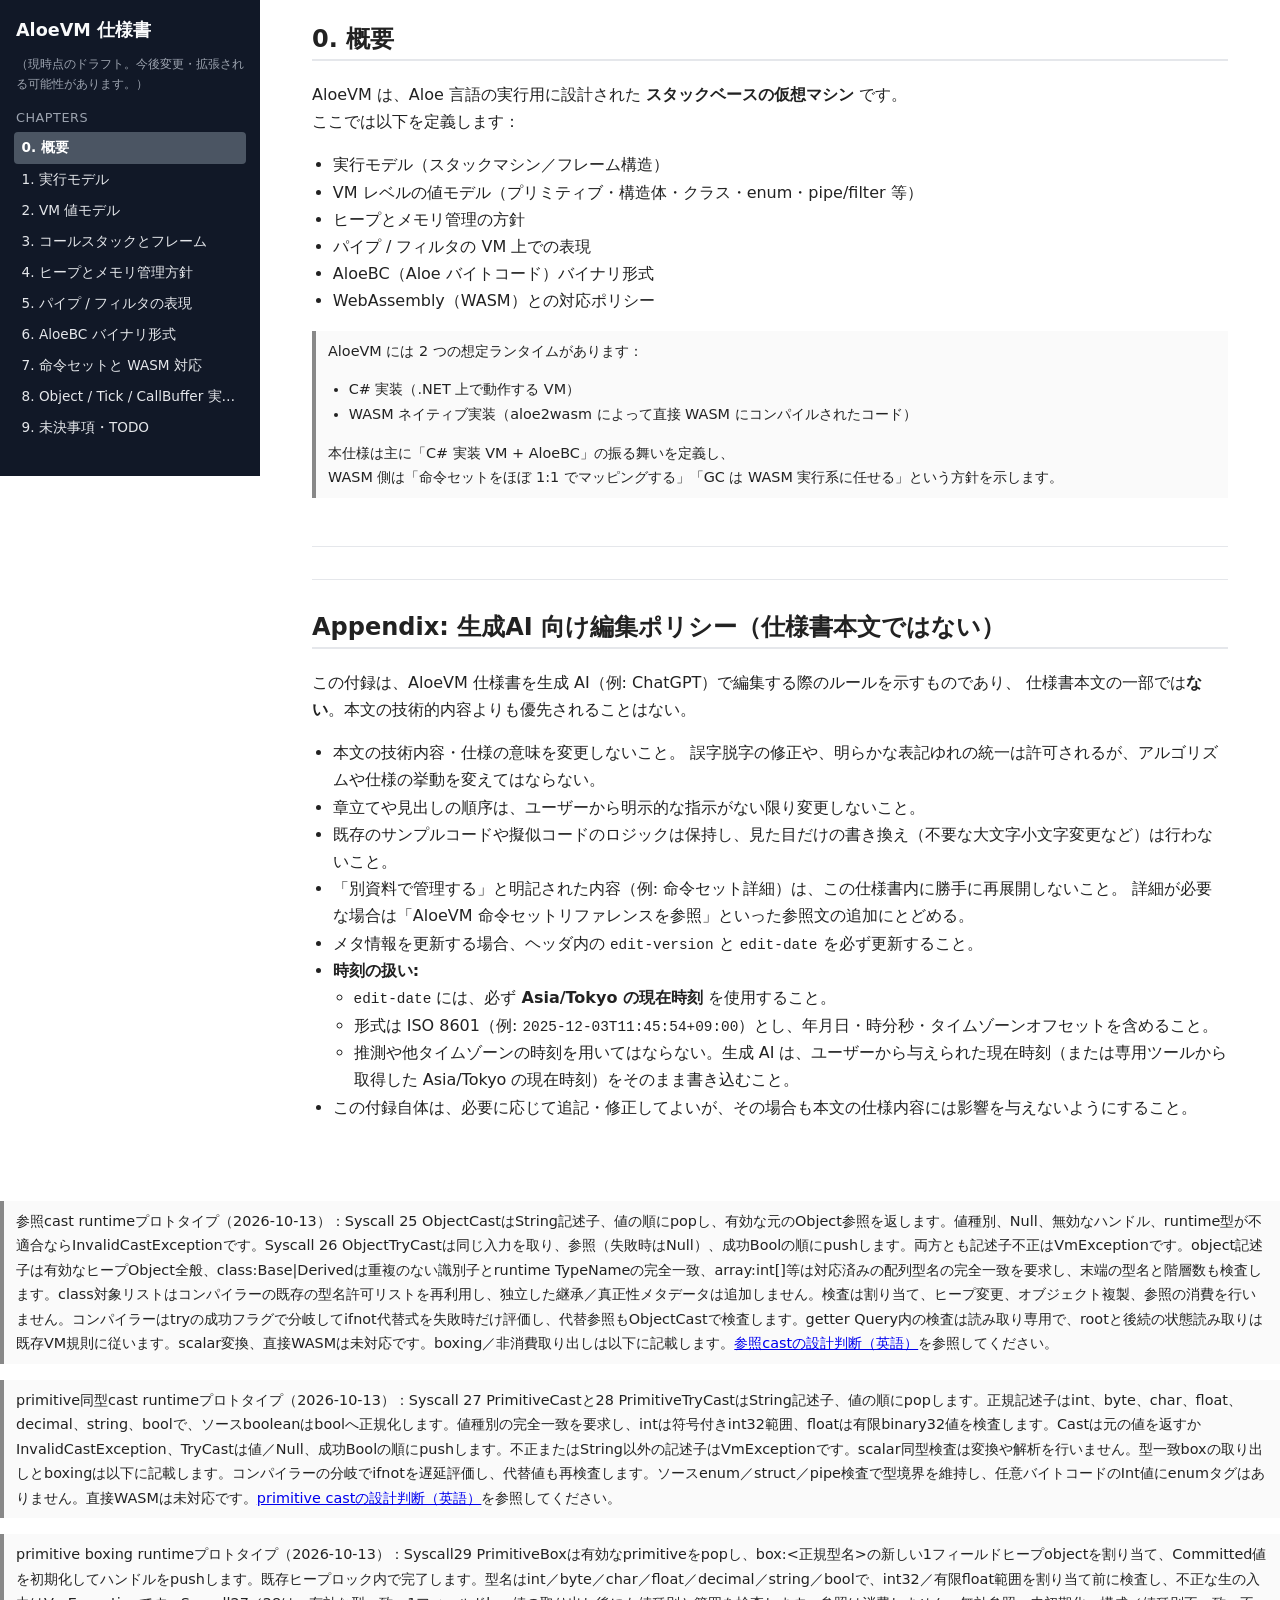
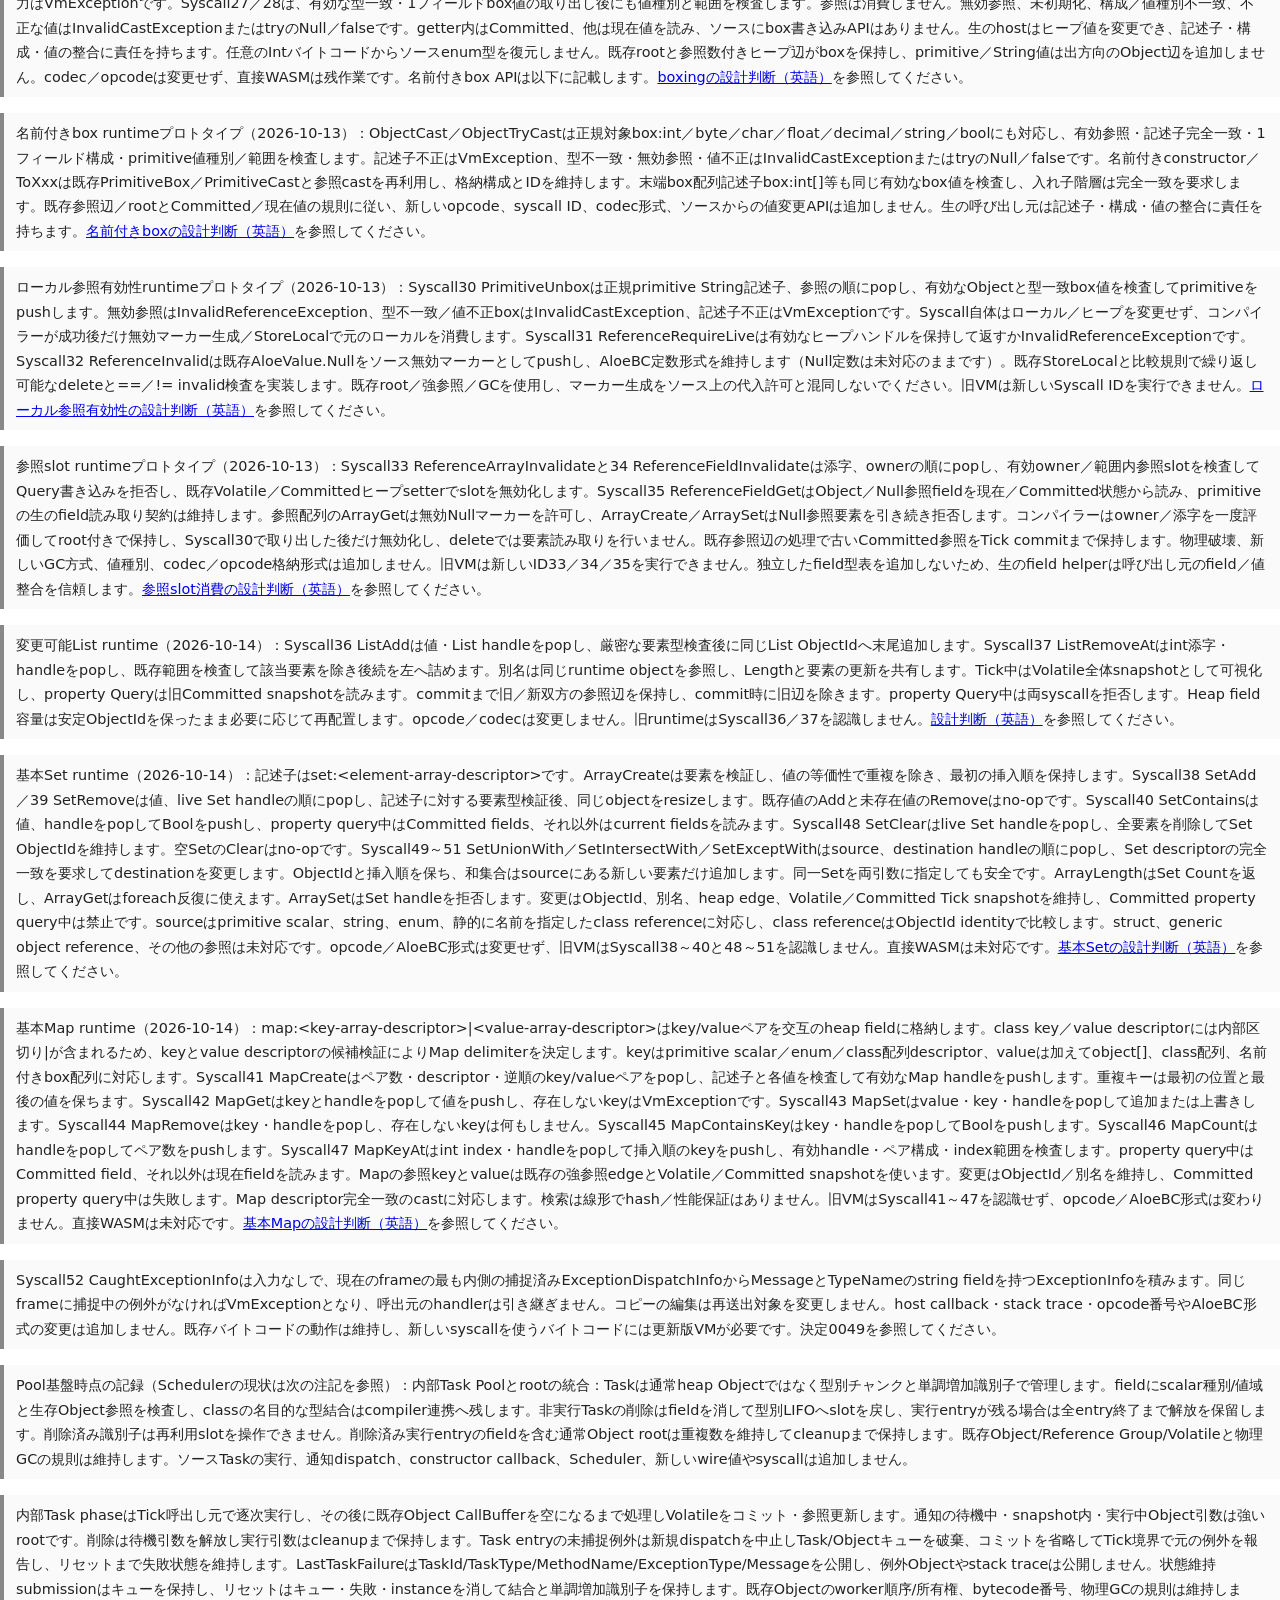
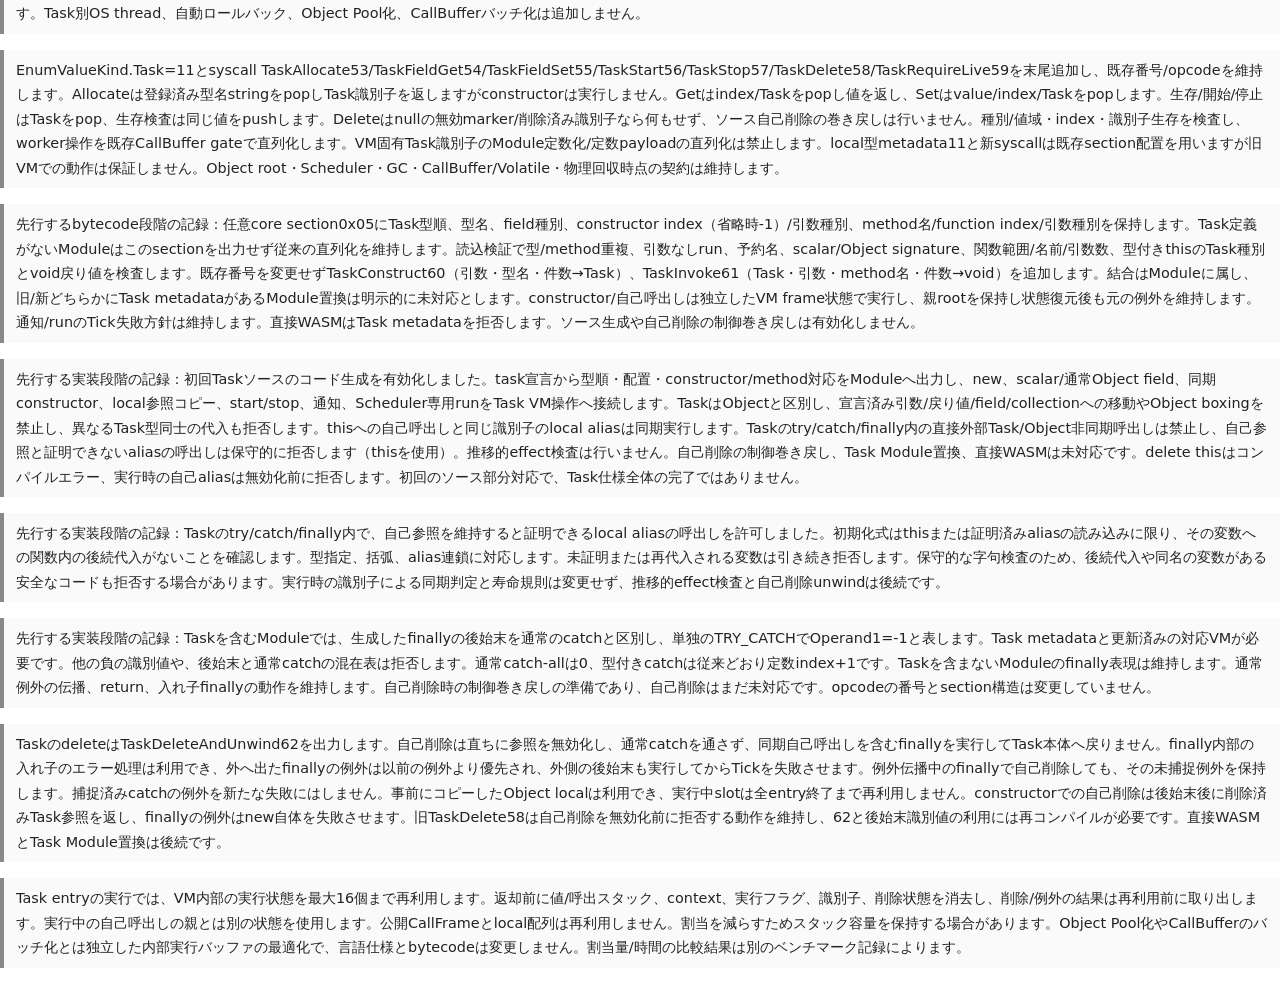
<file: Documents/ja/Aloe-vm-spec.html>
﻿<!DOCTYPE html>
<html lang="ja">
<head>
  <meta charset="UTF-8" />
  <meta name="edit-version" content="72" />
  <meta name="edit-date" content="2026-11-15T10:47:07+09:00" />
  <title>AloeVM 仕様書（ドラフト）</title>
  <style>
    * { box-sizing: border-box; }
    body {
      margin: 0;
      font-family: system-ui, -apple-system, BlinkMacSystemFont, "Segoe UI", sans-serif;
      line-height: 1.7;
      color: #222;
    }
    .layout {
      display: flex;
      min-height: 100vh;
    }
    .sidebar {
      width: 260px;
      background: #111827;
      color: #f9fafb;
      padding: 1rem 0.75rem 2rem;
      position: sticky;
      top: 0;
      align-self: flex-start;
      max-height: 100vh;
      overflow-y: auto;
    }
    .sidebar h1 {
      font-size: 1.1rem;
      margin: 0 0 0.5rem;
      padding: 0 0.25rem;
    }
    .sidebar small {
      display: block;
      font-size: 0.75rem;
      color: #9ca3af;
      margin-bottom: 0.75rem;
      padding: 0 0.25rem;
    }
    .nav-section-title {
      font-size: 0.8rem;
      text-transform: uppercase;
      letter-spacing: 0.04em;
      color: #9ca3af;
      margin: 0.75rem 0 0.25rem;
      padding: 0 0.25rem;
    }
    .nav-list {
      list-style: none;
      margin: 0;
      padding: 0;
    }
    .nav-list li {
      margin: 0;
    }
    .nav-link {
      display: block;
      padding: 0.25rem 0.5rem;
      margin: 0 0.1rem;
      border-radius: 4px;
      font-size: 0.85rem;
      color: #e5e7eb;
      text-decoration: none;
      cursor: pointer;
      white-space: nowrap;
      overflow: hidden;
      text-overflow: ellipsis;
    }
    .nav-link:hover {
      background: #374151;
    }
    .nav-link.active {
      background: #4b5563;
      color: #ffffff;
      font-weight: 600;
    }
    .content {
      flex: 1;
      padding: 1.5rem 2rem 3rem;
      max-width: 980px;
      margin: 0 auto;
    }
    .chapter {
      display: none;
      padding-bottom: 2rem;
      border-bottom: 1px solid #e5e7eb;
      margin-bottom: 2rem;
    }
    .chapter.active {
      display: block;
    }
    h2, h3, h4 {
      line-height: 1.3;
    }
    h2 {
      border-bottom: 2px solid #e5e7eb;
      padding-bottom: 0.25rem;
      margin-top: 0;
    }
    pre {
      background: #f5f5f5;
      padding: 0.75rem 1rem;
      overflow-x: auto;
      border-radius: 4px;
      font-size: 0.9rem;
    }
    code {
      font-family: "SF Mono", Menlo, Consolas, monospace;
      font-size: 0.9rem;
    }
    hr {
      margin: 2rem 0;
      border: none;
      border-top: 1px solid #e5e7eb;
    }
    .note {
      padding: 0.5rem 0.75rem;
      border-left: 4px solid #888;
      background: #fafafa;
      margin: 1rem 0;
      font-size: 0.9rem;
    }
    .table-wrap {
      overflow-x: auto;
    }
    table {
      border-collapse: collapse;
      font-size: 0.9rem;
      margin: 0.5rem 0 1rem;
      min-width: 60%;
    }
    th, td {
      border: 1px solid #d1d5db;
      padding: 0.35rem 0.6rem;
      text-align: left;
      vertical-align: top;
    }
    th {
      background: #f3f4f6;
      font-weight: 600;
    }
    ul, ol { padding-left: 1.3rem; }
    @media (max-width: 800px) {
      .layout { flex-direction: column; }
      .sidebar {
        width: 100%;
        position: static;
        max-height: none;
        display: flex;
        flex-wrap: wrap;
      }
      .sidebar h1, .sidebar small, .nav-section-title {
        width: 100%;
      }
      .nav-list {
        display: flex;
        flex-wrap: wrap;
      }
      .nav-list li {
        flex: 0 0 50%;
      }
      .content {
        padding: 1rem 1rem 3rem;
      }
    }
  </style>
  <script>
    function showChapter(id) {
      const chapters = document.querySelectorAll('.chapter');
      chapters.forEach(ch => ch.classList.remove('active'));
      const target = document.getElementById(id);
      if (target) target.classList.add('active');


      const links = document.querySelectorAll('.nav-link');
      links.forEach(a => a.classList.remove('active'));
      const activeLink = document.querySelector('.nav-link[data-target="' + id + '"]');
      if (activeLink) activeLink.classList.add('active');


      if (window.innerWidth <= 800) {
        window.scrollTo({ top: 0, behavior: 'smooth' });
      }
    }
    window.addEventListener('DOMContentLoaded', () => {
      const first = document.querySelector('.chapter');
      if (first) first.classList.add('active');
      const firstLink = document.querySelector('.nav-link');
      if (firstLink) firstLink.classList.add('active');


      document.querySelectorAll('.nav-link').forEach(a => {
        a.addEventListener('click', (e) => {
          e.preventDefault();
          showChapter(a.dataset.target);
        });
      });
    });
  </script>
</head>
<body>
<div class="layout">
  <aside class="sidebar">
    <h1>AloeVM 仕様書</h1>
    <small>（現時点のドラフト。今後変更・拡張される可能性があります。）</small>


    <div class="nav-section">
      <div class="nav-section-title">Chapters</div>
      <ul class="nav-list">
        <li><a class="nav-link" data-target="vm-ch0">0. 概要</a></li>
        <li><a class="nav-link" data-target="vm-ch1">1. 実行モデル</a></li>
        <li><a class="nav-link" data-target="vm-ch2">2. VM 値モデル</a></li>
        <li><a class="nav-link" data-target="vm-ch3">3. コールスタックとフレーム</a></li>
        <li><a class="nav-link" data-target="vm-ch4">4. ヒープとメモリ管理方針</a></li>
        <li><a class="nav-link" data-target="vm-ch5">5. パイプ / フィルタの表現</a></li>
        <li><a class="nav-link" data-target="vm-ch6">6. AloeBC バイナリ形式</a></li>
        <li><a class="nav-link" data-target="vm-ch7">7. 命令セットと WASM 対応</a></li>
        <li><a class="nav-link" data-target="vm-ch8">8. Object / Tick / CallBuffer 実行モデル</a></li>
        <li><a class="nav-link" data-target="vm-ch9">9. 未決事項・TODO</a></li>
      </ul>
    </div>
  </aside>


  <main class="content">


    <!-- 0. 概要 -->
    <section id="vm-ch0" class="chapter">
      <h2>0. 概要</h2>
      <p>
        AloeVM は、Aloe 言語の実行用に設計された <strong>スタックベースの仮想マシン</strong> です。<br>
        ここでは以下を定義します：
      </p>
      <ul>
        <li>実行モデル（スタックマシン／フレーム構造）</li>
        <li>VM レベルの値モデル（プリミティブ・構造体・クラス・enum・pipe/filter 等）</li>
        <li>ヒープとメモリ管理の方針</li>
        <li>パイプ / フィルタの VM 上での表現</li>
        <li>AloeBC（Aloe バイトコード）バイナリ形式</li>
        <li>WebAssembly（WASM）との対応ポリシー</li>
      </ul>
      <div class="note">
        AloeVM には 2 つの想定ランタイムがあります：
        <ul>
          <li>C# 実装（.NET 上で動作する VM）</li>
          <li>WASM ネイティブ実装（aloe2wasm によって直接 WASM にコンパイルされたコード）</li>
        </ul>
        本仕様は主に「C# 実装 VM + AloeBC」の振る舞いを定義し、<br>
        WASM 側は「命令セットをほぼ 1:1 でマッピングする」「GC は WASM 実行系に任せる」という方針を示します。
      </div>
    </section>


    <!-- 1. 実行モデル -->
    <section id="vm-ch1" class="chapter">
      <h2>1. 実行モデル</h2>


      <h3>1.1 スタックマシンとしてのモデル</h3>
      <ul>
        <li>VM は <strong>オペランドスタック</strong> を中心としたスタックマシンである。</li>
        <li>算術命令・比較命令などはスタックトップから値を取り出し、結果を再びスタックに積む。</li>
        <li>ローカル変数・引数は <strong>フレーム内ローカル領域</strong> に保持される。</li>
      </ul>


      <h3>1.2 実行単位</h3>
      <ul>
        <li>実行単位は関数 / method invocation であり、同期呼び出しは現在の VMThread 上でその場で実行する。</li>
        <li>外部 Object からの <code>public async method</code> invocation は対象 Object の CallBuffer に enqueue され、Scheduler が VMThread Pool 上で実行する。</li>
        <li>self call は実行時の <code>targetObject == currentObject</code> 判定により同期実行する。</li>
        <li><code>main()</code> は通常 method と異なる Root / Tick Driver であり、CallBuffer では実行しない。</li>
        <li>各関数は AloeBC 内の関数テーブルに登録され、コードオフセット、ローカル変数数、引数数、例外ハンドラ参照等を保持する。</li>
      </ul><h3>1.3 例外処理モデル</h3>
      <ul>
        <li>Aloe の <code>try / catch / finally</code> は VM レベルでも例外ハンドラテーブルに展開される。</li>
        <li>例外は VM 内で <strong>オブジェクト参照</strong> として扱い、スロー時にスタックを巻き戻す。</li>
        <li>WASM 実装では、ホストの例外モデルまたは多値戻り＋エラーコードパターンへマッピングする。
          例外ハンドラテーブルのフォーマットは 6.6 節で定義する。</li>
      </ul>


      <h3>1.4 実行モード</h3>
      <ul>
        <li><strong>VM 実行モード</strong>:
          <ul>
            <li>C# 実装 VM が AloeBC を直接読み込み、命令を逐次解釈または JIT コンパイルする。</li>
          </ul>
        </li>
        <li><strong>WASM ネイティブモード</strong>:
          <ul>
            <li>aloe2wasm により、AloeVM 命令列をほぼ 1:1 対応で WASM 命令列へ変換し、AloeVM 自体は存在しない。</li>
            <li>GC・低レベルのメモリ管理は WASM ランタイム（実行系）に委譲する。</li>
          </ul>
        </li>
      </ul>
    </section>


    <!-- 2. VM 値モデル -->
    <section id="vm-ch2" class="chapter">
      <h2>2. VM 値モデル</h2>


      <h3>2.1 VM 値のカテゴリ</h3>
      <p>VM 上で扱う値は、概念的に以下のカテゴリに分かれる。</p>
      <div class="table-wrap">
        <table>
          <thead>
            <tr>
              <th>カテゴリ</th>
              <th>例</th>
              <th>備考</th>
            </tr>
          </thead>
          <tbody>
            <tr>
              <td>整数（int32）</td>
              <td><code>int</code>, <code>enum</code>, <code>bitfield enum</code></td>
              <td>32bit 符号付き整数。enum は常に int ベース。</td>
            </tr>
            <tr>
              <td>整数（その他）</td>
              <td><code>byte</code></td>
              <td>内部的には int32 にパックして扱ってもよい。</td>
            </tr>
            <tr>
              <td>浮動小数点</td>
              <td><code>float</code></td>
              <td>IEEE 754 binary32（<code>float</code>）。浮動小数点演算の結果は binary32 精度に丸める。</td>
            </tr>
            <tr>
              <td>decimal</td>
              <td><code>decimal</code></td>
              <td>C# decimal と同程度の精度を持つ 128bit 近似表現（実装依存）。</td>
            </tr>
            <tr>
              <td>bool</td>
              <td><code>bool</code></td>
              <td>内部表現は 1byte or int32。命令セットでは int と同じ比較命令を再利用可。</td>
            </tr>
            <tr>
              <td>char</td>
              <td><code>char</code></td>
              <td>16bit の UTF-16 コード単位1個。サロゲートコード単位も表現できるため、1つの <code>char</code> が Unicode スカラー値1個を表すとは限りません。</td>
            </tr>
            <tr>
              <td>オブジェクト参照</td>
              <td><code>class</code> インスタンス、<code>string</code></td>
              <td>ヒープオブジェクトへのハンドル（例: 64bit ID）。</td>
            </tr>
            <tr>
              <td>構造体</td>
              <td><code>struct</code></td>
              <td>VM 上では「値の塊」であり、常に inline 値として扱われる（共通ヒープオブジェクトとしての boxing は行わない）。</td>
            </tr>
            <tr>
              <td>pipe</td>
              <td><code>pipe&lt;T&gt;</code></td>
              <td>VM レベルで専用タグを持つ。実装は OS パイプ／ソケット等。</td>
            </tr>
            <tr>
              <td>filter</td>
              <td><code>filter Foo</code></td>
              <td>VM レベルで専用タグ。関数＋接続情報のラッパ。</td>
            </tr>
          </tbody>
        </table>
      </div>


      <div class="note">
        <strong>enum / bitfield enum</strong> は VM レベルでは <strong>常に int32</strong> として表現される。<br>
        bitfield enum の有効ビットは 0～31（最大 32 bit）に制限される。
      </div>


      <h3>2.2 AloeObject とヒープオブジェクト</h3>
      <p>
        C# 実装 VM では、ヒープ上のオブジェクトは <strong>オブジェクト ID（例: 64bit 整数）</strong> で識別される。
      </p>
      <ul>
        <li>VM 上でのオブジェクト値:
          <ul>
            <li>スタックやローカルには単に <code>objectId: long</code> が積まれる（<strong>AloeObject</strong>）。</li>
          </ul>
        </li>
        <li>メモリマネージャ側で、オブジェクト ID → メタデータを管理する:
          <ul>
            <li>クラス／構造体の <strong>フィールドリスト（参照スロット定義）</strong></li>
            <li>フィールドごとの <strong>値スロット</strong>（プリミティブ値 or 他オブジェクト ID）</li>
            <li>trait 合成後の最終的なフィールドレイアウト</li>
          </ul>
        </li>
        <li>構造体も同じ枠組みで扱える:
          <ul>
            <li>構造体インスタンスは常に「親オブジェクト／配列／スタックフレームの一部」として inline で配置される。</li>
            <li>VM の観点では、構造体単体を AloeObject としてヒープ管理することはなく、<strong>boxing は行わない</strong>。</li>
            <li>構造体を含むクラス／配列オブジェクト自体は、通常どおり AloeObject としてスロット上に配置される。</li>
          </ul>
        </li>
      </ul>


      <h3>2.3 pipe / filter の VM タグ</h3>
      <ul>
        <li><code>pipe&lt;T&gt;</code> と <code>filter</code> は、クラスインスタンスとは別の <strong>専用 VM 値タグ</strong> を持つ。</li>
        <li>ただし WASM 対応のため、内部表現は「ref 型」（例: <code>externref</code> / <code>funcref</code> / <code>anyref</code> 相当）にマッピングしやすい構造にする。</li>
        <li>pipe は「末端バッファ＋同期オブジェクトへの参照」、filter は「バインド済みハンドラ関数＋ in/out メタ情報」などを持つ。</li>
      </ul>


      <h3>2.4 構造体のレイアウトとアライメント</h3>
      <p>構造体は VM 上では常に inline 値として扱われ、そのメモリレイアウトは以下のルールに従う。</p>
      <ul>
        <li>デフォルトレイアウト（<code>@StructLayout(Sequential)</code> または指定なし）:
          <ul>
            <li>フィールドは <strong>ソースコードで定義された順番</strong> に並べる。</li>
            <li>各フィールドの先頭オフセットは構造体先頭からの <strong>8 バイト境界</strong> に揃える。
              必要に応じて前のフィールドの直後にパディングバイトを挿入する。</li>
            <li>構造体全体のサイズも 8 バイトの倍数になるよう末尾にパディングを入れてよい。</li>
          </ul>
        </li>
        <li>明示レイアウト（<code>@StructLayout(Explicit)</code>）:
          <ul>
            <li>各フィールドに <code>@FieldOffset(n)</code> アノテーションを付与し、構造体先頭からのオフセット（バイト単位）を明示的に指定する。</li>
            <li>VM は指定されたオフセットにフィールドを配置し、重なりが発生した場合の挙動（エラー／未定義動作）は言語仕様側で定義される。</li>
          </ul>
        </li>
        <li>自動レイアウト（<code>@StructLayout(Auto)</code>）:
          <ul>
            <li>VM がフィールドの順序とパディングを自由に最適化してよい。</li>
            <li>この場合、バイトオフセットは安定した ABI とは見なさず、ユーザーコードが <code>sizeof</code> やポインタ演算で前提にしてはならない。</li>
          </ul>
        </li>
        <li>構造体の配列:
          <ul>
            <li>配列要素は <strong>構造体サイズ単位で連続</strong> に配置される。つまり <code>N</code> 要素の配列は <code>N × sizeof(Struct)</code> バイトの連続領域を占有する。</li>
            <li>このレイアウトにより、3D ベクトルなどの大量の構造体を <code>memcpy</code> 等で一括コピーしやすい。</li>
          </ul>
        </li>
      </ul>
      <div class="note">
        構造体はインタフェースを実装せず、VM から見ても仮想ディスパッチの対象にならない単純な値型として扱う。<br>
        メソッド呼び出しは「構造体を引数に取る通常の関数」として表現されるため、boxing を前提とした呼び出しパターンは存在しない。
      </div>


      <h3>2.4.1 @StructLayout アノテーションと VM メタデータ</h3>
      <p>
        本節では、言語仕様側で定義された <code>@StructLayout</code> / <code>@FieldOffset</code> アノテーションが、
        AloeVM のメタデータにどのように反映されるかを定義する。<br>
        ここで述べる内容は、<strong>レイアウト情報の保持方法と ABI 的な意味付け</strong> に限定される。
        GC や delete の挙動とは直接関係しない。
      </p>
      <ul>
        <li>コンパイル時の取り扱い:
          <ul>
            <li>Aloe のコンパイラは、構造体定義に付与された <code>@StructLayout</code> と各フィールドの <code>@FieldOffset</code> を読み取り、型テーブルの該当エントリに以下のメタデータを埋め込む:
              <ul>
                <li><strong>LayoutKind</strong>: Sequential / Explicit / Auto のいずれか</li>
                <li><strong>Pack</strong>: パディング単位（未指定時はデフォルト 8 バイト）。Auto の場合は「未定義」でもよい。</li>
                <li><strong>Size</strong>: 構造体全体のサイズ（バイト数）。Sequential の場合は「フィールド＋パディング」から計算、Explicit の場合は最大オフセット＋フィールドサイズから計算。</li>
                <li><strong>FieldOffsets[]</strong>: 各フィールドのバイトオフセット（LayoutKind が Explicit の場合のみ必須）。</li>
              </ul>
            </li>
          </ul>
        </li>
        <li>VM 実行時の利用箇所（例）:
          <ul>
            <li>ネイティブ連携（FFI）:
              <ul>
                <li>C / C++ / Rust 等のネイティブコードと構造体をやり取りする際、型テーブル内の LayoutKind / Size / FieldOffsets を用いてマーシャリングコードを生成する。</li>
                <li>Sequential / Explicit の場合のみ「バイトレベルで安定した ABI」として扱う。Auto の場合は ABI 前提を立ててはならない。</li>
              </ul>
            </li>
            <li>低レベルメモリアクセス命令:
              <ul>
                <li>将来的に「struct の特定フィールドをオフセット指定で読み書きする」ような命令（例: <code>LD_FIELDBYOFF</code>）を追加する場合、FieldOffsets 情報を参照して実アドレスを計算する。</li>
              </ul>
            </li>
            <li>デバッグ表示:
              <ul>
                <li>デバッガやログ出力で構造体の内部レイアウトを可視化する際に、オフセットとサイズ情報を用いる。</li>
              </ul>
            </li>
          </ul>
        </li>
        <li>GC との関係:
          <ul>
            <li>GC（親ルートチェック・スロットアリーナ・スライディングコンパクションなど）は、基本的に「どのフィールドが参照型か」という情報だけを必要とする。</li>
            <li><code>@StructLayout</code> や <code>@FieldOffset</code> は、GC の到達可能性判定や解放タイミングには影響しない。<br>
              （参照スロットの位置は型メタデータから決まるが、その計算にレイアウト情報を使うかどうかは実装依存。）</li>
          </ul>
        </li>
        <li>仕様上の保証範囲:
          <ul>
            <li>Sequential / Explicit の構造体は、「同一バージョンの AloeVM / Aloe コンパイラ」間ではバイトレベルで互換なレイアウトになることを目標とする。</li>
            <li>ただし、ターゲットプラットフォームやコンパイラオプションによっては、Pack や Size の扱いに差が出る可能性がある。</li>
            <li>Auto レイアウトの構造体については、レイアウト安定性や ABI 互換性は一切保証しない。</li>
          </ul>
        </li>
        <li>クラスとの違い:
          <ul>
            <li>クラス（参照型）に <code>@StructLayout</code> を付与した場合の扱いは、言語仕様側で追加定義されるまでは「未使用／予約」とし、本 VM 仕様では具体的な意味付けを行わない。</li>
            <li>現行の AloeVM 仕様では、<strong>構造体（struct）のみがレイアウト制御の対象</strong> として正式にサポートされる。</li>
          </ul>
        </li>
      </ul>
    </section>


    <!-- 3. コールスタックとフレーム -->
    <section id="vm-ch3" class="chapter">
      <h2>3. コールスタックとフレーム</h2>


      <h3>3.1 フレーム構造</h3>
      <p>各関数呼び出しは「フレーム」を生成する。フレームは少なくとも以下を持つ。</p>
      <ul>
        <li>戻りアドレス（次に実行する命令の PC）</li>
        <li>前のフレームへのリンク</li>
        <li>ローカル変数領域</li>
        <li>引数領域</li>
        <li>一時値スロット（必要なら）</li>
      </ul>


      <h3>3.2 呼び出し規約（概要）</h3>
      <ul>
        <li>関数呼び出し命令（例: <code>CALL</code>）は、引数をスタック上に積んだ状態で実行される。</li>
        <li>フレーム作成後、引数はローカル領域に移される（またはスタック上に残したままインデックス指定）。</li>
        <li>戻り値はスタックトップに 1 つだけ積まれる。</li>
        <li>void 関数は戻り値を積まない。</li>
      </ul>


      <h3>3.3 例外フレーム</h3>
      <ul>
        <li>例外ハンドラテーブルに基づき、スタックのどこまで巻き戻すかを決定する。</li>
        <li>巻き戻し後、catch ブロック先頭にジャンプし、例外オブジェクトをローカルまたはスタックに渡す。</li>
      </ul>
    </section>


    <!-- 4. ヒープとメモリ管理方針 -->
    <section id="vm-ch4" class="chapter">
      <h2>4. ヒープと参照・寿命管理方針（C# 実装 VM）</h2>
<div class="note" id="array-runtime-subset">2026-10-13配列プロトタイプ：primitive／string／enum／struct配列は通常のAloeヒープハンドルと固定フィールド数を使用し、別名はハンドルを共有します。組み込みSYSCALL 21 ArrayCreateは個数・型名文字列・個数分の要素を逆順にpopしてハンドルをpush、22 ArrayGetは添字・ハンドルをpopして要素をpush、23 ArraySetは値・添字・ハンドルをpopして要素を更新、24 ArrayLengthはハンドルをpopして長さをpushします。型名はint[]、bool[]、byte[]、char[]、float[]、decimal[]、string[]、enum:&lt;Name&gt;[]、struct:&lt;Name&gt;[]です。enum記述子のNameは空でない識別子（先頭は文字またはアンダースコア、以降は文字・数字・アンダースコア）を要求します。enum要素は符号付きint32で、enum型の区別はコンパイラーが検査します。VMは記述子・int値種別・範囲を検査し、個々のenumタグや宣言照合は行いません。有効な配列ハンドル、添字範囲、要素の値種別、int要素の符号付きint32範囲、float要素の有限binary32値を検査し、不正オペランドはVmExceptionです。property QueryではCommitted State、それ以外は現在状態を読みます。Tick中はVolatile State、Tick外ではCommitted Stateに書き込み、property Query中の書き込みは拒否します。内部操作なのでhost capabilityは不要で、既存Syscall／AloeBC形式を再利用します。直接WASMは未対応です。class／object配列の検査は以下に記載します。<a href="../decisions/0001-basic-array-subset.md">設計判断（英語）</a>を参照してください。 struct記述子の型名も同じ識別子規則で検査し、生成／読み取り／書き込みにはTypeNameが一致するStructスナップショットを要求します。既存の変更不能・参照フィールドを持たない値を保持するため独立した値コピーを維持し、間接GC辺は追加しません。要素全体の置き換えは配列の別名に反映され、以前の値コピーは維持されます。フィールド構成の検査は既存のstruct生成／ソース型検査に従います。 入れ子配列は内側のVM型名へ[]を追加し、int[][]やstruct:Point[][]などとします。生成／読み取り／書き込みには有効なObject配列ハンドルと、親の型名から最後の[]を除いた内側型名の完全一致を要求します。null、異なる型／階層数、無効なハンドルは拒否します。配列フィールドは既存の参照数付き強参照を使用し、重複要素も数えます。置き換え時に参照を更新し、TickのcommitまでCommitted／Volatile双方の内側参照を保持します。GCは外側から内側へ参照をたどり、外側のrootだけでも内側の配列を保持します。各階層の長さは個別に固定で、Syscall ID・opcode・AloeBC形式は変更しません。 string配列の記述子はstring[]とstring[][]などの入れ子型です。末端要素の生成／読み取り／書き込みはString値を要求し、Null・char・他の値種別を拒否します。既存の変更不能な管理文字列を保持するAloeValue.String表現を使用し、Aloe ObjectIdやObjectへの参照辺は追加しません。配列ハンドル共有、添字範囲、Tick状態、Committed Query中の書き込み禁止、入れ子配列の強参照規則は維持します。 class末端記述子はclass:&lt;Base&gt;|&lt;Derived&gt;[]やclass:&lt;Name&gt;[]で、有効な識別子の空でない重複のないリストを要求します。生成／読み取り／書き込みは有効なObjectと、そのヒープTypeNameがリスト内の型名に完全一致することを要求します。コンパイラーが閉じた継承許可リストを供給し、生のバイトコード／runtime呼び出し元はこの記述子契約を供給します。VMの独立した継承表や真正性検査は追加しません。object[]は有効なAloeヒープObjectハンドルを要求し、Null・scalar／string／struct／pipe値を拒否します。[]を重ねた型は他の入れ子配列と同じく直下の記述子一致を要求します。class／object要素は通常の参照数付き強参照を追加し、object配列の循環は既存SCC／参照グループGCで扱います。間接参照先の回収には複数パスが必要な場合があります。Syscall ID・opcode・codec・Tick／Query・インスタンス状態初期化規則は変更しません。</div>
<div class="note" id="list-runtime-subset">List runtime記述子は通常配列と単一階層Listの既存名（int[][]、list:int[]）を維持します。入れ子階層にはnested:list:&lt;child&gt;またはnested:array:&lt;child&gt;を使います。例：int()()はnested:list:list:int[]、int()[]（配列のList）はnested:array:list:int[]です。入れ子要素はchild記述子とTypeNameが完全一致する有効なObject handleである必要があります。既存ArrayCreate／Get／Set／Length Syscallが各階層を検査し、参照edge、GC、TickのVolatile／Committed状態、Query書き込み禁止を再利用します。opcode／Syscall ID／codec形式は変更せず、旧runtimeは新記述子を拒否します。<a href="../decisions/0012-nested-list-collections.md">入れ子コレクションの設計判断（英語）</a>を参照してください。</div>

<div class="note" id="object-equality-runtime">Object等価比較プロトタイプ：CmpEq／CmpNeは2つのObject値の安定したObjectIdを比較し、ヒープを読み取らず有効性も検査しません。GC移動後も同じIDは同じ参照を表し、classフィールド、配列内容、class名は比較しません。生のruntimeで異なる値種別はfalse、Null同士はtrueという既存規則を維持します。Object順序比較とStruct等価比較は未対応です。opcode／codec、参照グラフ、割り当て、Tick状態は変更しません。<a href="../decisions/0002-object-identity-equality.md">設計判断（英語）</a>を参照してください。</div>


      <h3>4.1 スロットベースのヒープレイアウト</h3>
      <ul>
        <li>C# 実装 VM の <strong>Heap Slot</strong> は <strong>8 バイト固定</strong>とし、Bank 内のヒープ配置における最小割り当て単位かつ配置境界とする。</li>
        <li>Object の占有サイズは実データサイズを 8 バイト単位に切り上げる。たとえば実データが 20 バイトの Object は 3 Heap Slot = 24 バイトを占有し、末尾 4 バイトは padding / unused 領域となる。</li>
        <li>C# 実装 VM のヒープは、8 / 16 / 32 / 64 / 128 / 256 / 512 / 1024 バイト等のサイズクラス別アリーナで管理できる。size class は Object の分類であり、Heap Slot のサイズとは別概念とする。</li>
        <li>各アリーナは、物理メモリの確保・返却単位である <strong>Bank</strong> に分割してよい。Bank は複数の Heap Slot を含む連続領域とする。</li>
        <li>ヒープ Object は ObjectId / Handle で識別し、Bank 内の連続 Heap Slot を占有する。ObjectId / Handle は Object の物理 Bank / Heap Slot 位置とは独立である。</li>
        <li>Bank 内の Object 開始位置は常に 8 バイト境界となる。Object table は物理位置を Bank と Heap Slot index で表現してよい。</li>
        <li>Bank の具体的なサイズ、Heap Slot 数、free-list 構造は実装詳細とする。</li>
        <li>本節の <strong>Heap Slot</strong> は、VM stack / call frame 上の local slot や value slot とは別の概念である。</li>
      </ul>


      <h3>4.2 Object table と Runtime metadata</h3>
      <p>ObjectId から物理位置と Runtime metadata を引く Object table を持つ。</p>
      <ul>
        <li>Arena / slot position / object size / type metadata。</li>
        <li>Committed State と、現在 Tick で必要な Dirty Member / Volatile Value metadata。</li>
        <li>Reference Count、Reference Group Handle、Reference Dirty、Destruction Candidate 等の寿命管理 metadata。</li>
        <li>C# reference VM の現行 prototype では、class instance field 値を Object table entry の runtime metadata として保持する。field 1 個につき少なくとも 1 Heap Slot（8 byte）を物理占有量として予約し、Object Reference 型 field の書き換え時は outgoing reference edge を同時に更新する。</li>
        <li>prototype compiler の <code>new Type(args)</code> は Object を先に確保し、同期 <code>construct(...)</code> を通常の VM call frame として実行してから Object Reference を caller に返す。constructor 中の <code>this.field</code> read/write は内部 Object field runtime operation に lower される。</li>
        <li>Instance CallBuffer への参照または管理情報。</li>
        <li>C# reference VM の現在の class 実装では、Object field 値と class type name metadata は Object table entry の instance state / type metadata として保持する。getter-only public property と private/protected instance method は通常の VM call frame として同期実行し、暗黙の <code>this</code> Object Reference を第 1 引数として受け取る。外部 instance property setter は生成しない。public async method / CallBuffer 実行は後続実装とする。</li>
      </ul>


      <h3>4.3 Reference Counting と Reference Group</h3>
      <ul>
        <li>Object Reference の基本寿命管理には <strong>Reference Counting</strong> を使用する。</li>
        <li>Object Reference Graph 上の Strongly Connected Component を <strong>Reference Group</strong> とし、一意の Group Handle を付与する。</li>
        <li>同一 Reference Group 内の Object 間参照は Group を生存させる External Reference に数えない。</li>
        <li>Group 外部から Group member へ入る Reference を Group External Reference として数える。</li>
        <li>Group External Reference Count が 0 の Group は Destruction Candidate となる。</li>
        <li>Group member の個別 Reference Count 情報も保持してよく、Group split / dissolve / Debug / Reference 再計算等に使用できる。</li>
      </ul>


      <h3>4.4 Reference member の Committed / Volatile lifetime</h3>
      <ul>
        <li>Object Reference 型 member も通常 member と同じ Committed / Volatile 規則に従う。</li>
        <li>Tick 中に Reference member が変更された場合、Object 自身は Volatile Reference を参照するが、外部 Property からは Tick 終了まで Committed Reference が見える。</li>
        <li>Committed Reference と Volatile Reference が異なる場合、Tick 終了までは両方の参照対象を生存させる。</li>
        <li>Tick Commit 後、Volatile Reference を新しい Committed Reference とし、旧 Committed Reference を release する。</li>
      </ul>


      <h3>4.5 Reference Graph / Group 更新</h3>
      <ul>
        <li>Reference Graph と Reference Group の更新は基本的に Tick 境界で行う。</li>
        <li>Reference 型 member が変更された Object / Group を <strong>Reference Dirty</strong> として記録できる。</li>
        <li>Tick 終了時は Dirty 領域を優先的に再解析し、全 Object Graph を毎 Tick SCC 解析する必要はない。</li>
        <li>新規 edge により複数 SCC が一つになった場合は Group merge、edge 削除で SCC が分割された場合は Group split を行う。</li>
        <li>Map の class／object 値は既存の collection 強参照と Volatile／Committed snapshot 機構を使用する。Array／List／struct 経由の Object Reference の詳細な扱いは引き続き未決事項とする。</li>
      </ul>


      <h3>4.6 Destruction Candidate と Runtime Temporary Reference</h3>
      <ul>
        <li>Reference Count が 0 になった Object / Reference Group は即座に free せず、まず Destruction Candidate として mark する。</li>
        <li>Tick 終了処理で Runtime Temporary Reference と CallBuffer 状態を含めて安全確認した後に destroy する。</li>
        <li>CallBuffer 内の target Object と Object Reference argument は Call 実行完了まで Strong Reference とする。</li>
        <li>VM Stack 上の Object Reference、実行中 method argument、CallBuffer entry、Volatile Reference は Runtime Temporary Reference として寿命計算に含める。</li>
        <li>Weak Reference は初期仕様では導入しない。</li>
      </ul>


      <h3>4.7 Bank 配置と evacuation</h3>
      <ul>
        <li>Object allocation は size class に応じた arena / Bank / slot を使用する。</li>
        <li>Reference Group に属する Object は、可能な範囲で同一 Bank または少数の Bank に集約する。これは Group 単位の回収とメモリ局所性を高めるための配置方針であり、Reference Group が複数 Bank にまたがること自体は禁止しない。</li>
        <li>Bank 内の全 Object が破棄可能であり、Runtime Temporary Reference や CallBuffer による Strong Reference も存在しない場合、個々の slot を解放する代わりに Bank 全体を一括して FreeBlock 対象にできる。</li>
        <li>一部の live Object のために低 occupancy Bank を保持する必要がある場合、live Object を空きのある別 Bank へ <strong>evacuation</strong> し、元 Bank を空にして一括解放してよい。</li>
        <li>ObjectId / Handle は移動前後で不変とし、移動時は Object table の Bank / slot location を更新する。したがって参照元 Object や VM Stack 上の Handle を一括書き換えする必要はない。</li>
        <li>高 occupancy Bank は無理に evacuation せず、そのまま保持するか Bank 内 compaction を行ってよい。</li>
        <li>物理メモリ配置最適化は、Committed / Volatile State と Reference lifetime の観測可能な意味を変えてはならない。</li>
      </ul>


      <h3>4.8 GC の 3 フェーズ</h3>
      <p>C# VM は <code>GC.require()</code> や <code>GC.finish()</code> など GC work を明示的に要求された場合だけ、次の物理 GC 3 フェーズを進める。Tick 境界では実行しない。Tick 境界の Reference Graph / Reference Group 更新はこれと分離する。</p>
      <ol>
        <li><strong>Plan phase</strong>
          <ul>
            <li>Reference Group、External Reference、Runtime Temporary Reference、Destruction Candidate、Bank occupancy を確認する。</li>
            <li>sweep 対象、evacuation 元 Bank、移動先 Bank、FreeBlock 候補を決定する。</li>
            <li>少ない移動量で多くの Bank / byte を回収できる計画を優先してよい。</li>
            <li>計画中は原則として Object の物理位置を変更しない。</li>
          </ul>
        </li>
        <li><strong>Sweep / Move phase</strong>
          <ul>
            <li>Plan に従って dead slot を Available にし、必要な live Object を別 Bank へ移動する。</li>
            <li>Object 移動ごとに Object table の物理 location を更新する。</li>
            <li>GC work step の移動予算に達した場合、その時点で Move を中断し、未完了の計画を次の明示的な GC work step へ持ち越してよい。</li>
          </ul>
        </li>
        <li><strong>FreeBlock phase</strong>
          <ul>
            <li>Sweep / Move 完了後、live Object が 0 になった Bank / backing block を allocator から切り離し、物理メモリを一括して返却する。</li>
            <li>まだ live Object が残る Bank は FreeBlock してはならない。</li>
          </ul>
        </li>
      </ol>


      <h3>4.9 GC work step ごとの budget</h3>
      <ul>
        <li>GC は 1 回の GC work step 中に過大なメモリ移動を行ってはならない。Sweep / Move phase には必ず work step ごとの有限な移動予算を設ける。</li>
        <li>少なくとも移動 Object 数または移動 byte 数のいずれかを work step ごとに制限し、実装は両方を制限してよい。</li>
        <li>たとえば GC work step あたり最大 256 Object の移動という上限を設定できるが、具体的な上限値は実装およびランタイム設定に依存する。</li>
        <li>Plan phase 自体も 1 回の GC work step で巨大 heap を全走査しないよう、走査 Bank 数・処理 Object 数・処理時間等の budget を持ってよい。</li>
        <li>budget 到達により evacuation が複数の GC work step にまたがってもよい。途中状態でも、すでに移動した Object の ObjectId / Handle は有効でなければならない。</li>
        <li>完全に dead な Bank を一括解放できる場合、その処理は Object 移動 budget を消費しない。</li>
      </ul>


      <h3>4.10 WASM 実装時のメモリ管理</h3>
      <div class="note">
        WASM ネイティブ実装では物理 GC / allocation を WASM 実行環境へ委譲できる。<br>
        ただし Aloe の観測可能な意味として、Object ownership、Committed / Volatile State、CallBuffer による Strong Reference、
        Tick 境界の参照更新と破棄安全性を維持する。
      </div>
    </section><section id="vm-ch5" class="chapter">
      <h2>5. パイプ / フィルタの VM 表現</h2>


      <h3>5.1 pipe&lt;T&gt;</h3>
      <ul>
        <li>VM レベルで <strong>PIPE</strong> タグを持つ値として表現する。</li>
        <li>内部には以下のような情報を持つ想定:
          <ul>
            <li>バッファ（リングバッファ／キュー）</li>
            <li>同期プリミティブ（ロック／条件変数など）</li>
            <li>要素の型情報（ランタイム型情報への参照）</li>
          </ul>
        </li>
        <li>複数スレッドからアクセスしても壊れないよう、実装は <strong>すべての pipe オブジェクトをスレッドセーフ</strong> にする必要がある。
          <ul>
            <li>これは AloeVM 全実装に共通の仕様上の要求であり、C# 実装に限らない。</li>
            <li>ロック方式（ミューテックス、スピンロック、ロックフリーキュー等）は実装依存とする。</li>
          </ul>
        </li>
        <li>実装例:
          <ul>
            <li>OS パイプ／ソケット</li>
            <li>メモリマップドファイル上のリングバッファ</li>
          </ul>
        </li>
      </ul>


      <h3>5.2 filter</h3>
      <ul>
        <li>filter は専用タグ（FILTER）を持つ値として表現される。</li>
        <li>filter 値は、概念的には
          <ul>
            <li>「bound 関数へのポインタ」</li>
            <li>フィルタ定義メタ情報（in/out 型）</li>
          </ul>
          をまとめた構造体。</li>
        <li>ユーザ定義フィルタも同じ仕組みで表現できる。</li>
      </ul>


      <h3>5.3 パイプライン文の実行モデル</h3>
      <pre><code class="language-aloe">
A | filter(F) | B;
      </code></pre>
      <ul>
        <li>VM はこの文を「接続構築命令」の列に展開する。</li>
        <li>典型的な流れ:
          <ol>
            <li><code>A</code> の出力 pipe を解決する。</li>
            <li><code>filter(F)</code> のインスタンスを生成し、<code>bound(input, output)</code> を別タスク／スレッドとして起動。</li>
            <li>出力 pipe を <code>B</code> に接続する。</li>
          </ol>
        </li>
        <li>ただし、実際に「フィルタごとにスレッドを起こすかどうか」は VM 実装に依存する。
          <ul>
            <li>仕様としては、「各 filter / producer / consumer がどのスレッドで実行されるか」は <strong>VM 実装依存</strong> とし、Aloe 言語仕様および AloeVM 仕様では固定しない。</li>
            <li>C# 版 AloeVM のデフォルト実装では、<strong>パイプライン全体を 1 本のスレッドで実行するモデル</strong> を採用し、実装を簡潔に保つ。</li>
            <li>他の実装（例えば高スループットなサーバ向け実装）では、ワーカースレッドプールで共有実行するモデルを採用してもよい。</li>
          </ul>
        </li>
        <li>このため、Aloe プログラム側は「どの filter がどのスレッドで動くか」に依存したロジック（スレッドローカル変数に依存する挙動など）を書いてはならない。
          <ul>
            <li>スレッド数やスケジューリング戦略は、VM のチューニングや環境によって自由に変更されうる。</li>
          </ul>
        </li>
      </ul>


      <h3>5.4 パイプのライフサイクルと VM 命令</h3>
      <p>
        pipe は VM レベルでは、概ね次の 4 フェーズを持つライフサイクルとして扱う：
        <strong>生成</strong> → <strong>接続</strong> → <strong>切断</strong> → <strong>削除</strong>。
        それぞれのフェーズは、7 章で定義する「pipe / filter / 接続カテゴリ（カテゴリ ID = 0x0A）」の命令によって操作される。
      </p>
      <ul>
        <li><strong>生成フェーズ（Create）</strong>
          <ul>
            <li>新しい pipe インスタンスを確保し、バッファや同期オブジェクトを初期化する。</li>
            <li>代表的な命令（例）:
              <ul>
                <li><code>PIPE_NEW</code>:
                  <ul>
                    <li>引数として要素型 ID、バッファサイズ、オプションフラグなどを取る。</li>
                    <li>戻り値として pipe ハンドル（VM 値としての PIPE タグ付きハンドル）をスタックに積む。</li>
                  </ul>
                </li>
              </ul>
            </li>
          </ul>
        </li>
        <li><strong>接続フェーズ（Connect）</strong>
          <ul>
            <li>既存の pipe に対して、producer / consumer / filter を接続する。</li>
            <li>代表的な命令（例）:
              <ul>
                <li><code>PIPE_BIND_PRODUCER</code>:
                  <ul>
                    <li>pipe ハンドルと producer 側エンドポイント（メソッド／タスク）を結び付ける。</li>
                  </ul>
                </li>
                <li><code>PIPE_BIND_CONSUMER</code>:
                  <ul>
                    <li>pipe ハンドルと consumer 側エンドポイントを結び付ける。</li>
                  </ul>
                </li>
                <li><code>PIPE_CONNECT</code>:
                  <ul>
                    <li>複数の pipe と filter をまとめて「パイプライン」として接続する高レベル命令として定義してもよい。</li>
                  </ul>
                </li>
              </ul>
            </li>
          </ul>
        </li>
        <li><strong>切断フェーズ（Disconnect）</strong>
          <ul>
            <li>producer / consumer / filter を pipe から切り離し、新たなデータの流入・流出を止める。</li>
            <li>代表的な命令（例）:
              <ul>
                <li><code>PIPE_DISCONNECT</code>:
                  <ul>
                    <li>指定したエンドポイントを pipe から切り離す。</li>
                    <li>既にバッファ内に存在するデータの扱い（破棄する／最後まで読み出させる）は実装ポリシーで決める。</li>
                  </ul>
                </li>
              </ul>
            </li>
          </ul>
        </li>
        <li><strong>削除フェーズ（Delete / Close）</strong>
          <ul>
            <li>pipe 自体をクローズし、関連するバッファや同期オブジェクトを解放する。</li>
            <li>代表的な命令（例）:
              <ul>
                <li><code>PIPE_CLOSE</code>:
                  <ul>
                    <li>pipe ハンドルをクローズし、GC から見て到達不能になった時点で、ヒープ上の pipe オブジェクトが解放候補となる。</li>
                  </ul>
                </li>
              </ul>
            </li>
            <li>Aloe 言語レベルの <code>delete</code> や <code>with</code> ブロック終了時の暗黙クローズは、
              これらの命令にコンパイルされる想定である。</li>
          </ul>
        </li>
      </ul>
      <div class="note">
        producer / consumer として動作するコードは、通常は「通常の関数／メソッド＋スレッド（またはタスク）」の組み合わせで表現される。<br>
        必要に応じて、<code>PRODUCER_START</code>, <code>PRODUCER_STOP</code>, <code>CONSUMER_START</code>, <code>CONSUMER_STOP</code> のような
        制御専用命令を 0x0A カテゴリ内に追加してもよい。
      </div>


      <h3>5.5 C# 版 AloeVM の協調スケジューラ</h3>
      <ul>
        <li>C# 版 AloeVM は、main とバインドされた各 filter を 1 本の VM スレッド内の別々の<strong>実行コンテキスト</strong>として実行する。各コンテキストは自身のコールフレームと評価スタックを持ち、切り替え時に保存・復元される。</li>
        <li>実行可能なコンテキストは FIFO キューで管理する。1 回の実行は一定の命令数（現在 1024 命令）までとし、その後キュー末尾へ戻す。同じコンテキストを重複してキューへ入れない。</li>
        <li>満杯の bounded pipe への書き込みは、読み取りで空きができるか pipe が close されるまで書き込み側を待機させる。空で close されていない pipe からの読み取りは、値が届くか close されるまで読み取り側を待機させる。</li>
        <li>コンテキストの最外フレームからの return は、そのコンテキストだけを完了させる。他のコンテキストは停止しない。main が残した値がプログラムの戻り値となる。</li>
        <li>未完了のコンテキストが残っているのに実行可能なコンテキストがない場合、VM は未完了数と読み取り待ち・書き込み待ちの件数を含む <code>Pipe scheduler deadlock</code> エラーを報告する。</li>
        <li>プロパティ getter と <code>tick()</code> が処理するインスタンス呼び出しは、1 つの SYSCALL 内で同期的に実行され、中断できない。この中で待機が必要になる pipe 操作は VM エラーとする。待機を伴わない pipe 操作は許可する。</li>
        <li>待機中のコンテキストが持つフレームローカルと評価スタックの値は GC ルートとして扱う。</li>
      </ul>
    </section>


    <!-- 6. AloeBC バイナリ形式 -->
    <section id="vm-ch6" class="chapter">
      <h2>6. AloeBC バイナリ形式</h2>


      <h3>6.1 全体構造</h3>
      <p>AloeBC（Aloe Byte Code）は、AloeVM 向けコンパイル結果を格納するバイナリフォーマットである。</p>


      <h3>6.2 ヘッダ</h3>
      <div class="table-wrap">
        <table>
          <thead>
            <tr>
              <th>オフセット</th>
              <th>サイズ</th>
              <th>フィールド</th>
              <th>内容</th>
            </tr>
          </thead>
          <tbody>
            <tr>
              <td>0</td>
              <td>6 byte</td>
              <td>Magic</td>
              <td>ASCII 文字列 <code>"ALOEBC"</code></td>
            </tr>
            <tr>
              <td>6</td>
              <td>1 byte</td>
              <td>VersionMajor</td>
              <td>メジャーバージョン</td>
            </tr>
            <tr>
              <td>7</td>
              <td>1 byte</td>
              <td>VersionMinor</td>
              <td>マイナーバージョン</td>
            </tr>
            <tr>
              <td>8</td>
              <td>1 byte</td>
              <td>VersionBuild</td>
              <td>ビルド番号</td>
            </tr>
            <tr>
              <td>9</td>
              <td>1 byte</td>
              <td>Reserved</td>
              <td>予約（0 固定）</td>
            </tr>
            <tr>
              <td>10</td>
              <td>4 byte</td>
              <td>HeaderSize</td>
              <td>ヘッダ全体のサイズ（リトルエンディアン）</td>
            </tr>
            <tr>
              <td>14</td>
              <td>4 byte</td>
              <td>ConstPoolOffset</td>
              <td>定数プールの先頭オフセット</td>
            </tr>
            <tr>
              <td>18</td>
              <td>4 byte</td>
              <td>TypeTableOffset</td>
              <td>型テーブルの先頭オフセット</td>
            </tr>
            <tr>
              <td>22</td>
              <td>4 byte</td>
              <td>FuncTableOffset</td>
              <td>関数テーブルの先頭オフセット</td>
            </tr>
            <tr>
              <td>26</td>
              <td>4 byte</td>
              <td>CodeSectionOffset</td>
              <td>コードセクションの先頭オフセット</td>
            </tr>
          </tbody>
        </table>
      </div>
      <p>エンディアンは <strong>リトルエンディアン</strong> を前提とする。</p>

      <h4>6.2.1 C# リファレンス実装の 0.1 セクションプロファイル</h4>
      <div class="note">
        現行 C# リファレンス実装の <code>AloeBcCodec</code> は、最終的な TypeId ベース形式へ移行する前段階として、
        10 byte の固定ヘッダに続けて自己記述的な section を並べる 0.1 プロトタイププロファイルを実装する。
        このプロファイルは C# VM / compiler 間の round-trip と verifier 接続を先に成立させるための実装プロファイルであり、
        下記 6.4 の完全な TypeId 形式へ段階的に統合する。
      </div>
      <pre><code>Header:
  Magic        6 byte  "ALOEBC"
  VersionMajor 1 byte  0
  VersionMinor 1 byte  1
  VersionBuild 1 byte  0
  Flags        1 byte  0

Section:
  SectionId    u8
  PayloadSize  i32 little-endian
  Payload      byte[PayloadSize]
</code></pre>
      <div class="table-wrap">
        <table>
          <thead><tr><th>SectionId</th><th>名前</th><th>C# 0.1 プロファイルの内容</th></tr></thead>
          <tbody>
            <tr><td><code>0x01</code></td><td>TYPE</td><td>関数ごとの型メタデータ。型付き関数では引数型、全 local slot 型、戻り値型を保持する。旧 FunctionInfo は parameter/local count のみを保持する。</td></tr>
            <tr><td><code>0x02</code></td><td>CONSTANT</td><td>定数列。現行 codec は <code>int</code>、IEEE 754 binary32 の <code>float</code>（4byte）、<code>bool</code>、<code>decimal</code>、UTF-8 <code>string</code> を格納する。decimal payload はC# decimalの内部表現に対応する符号付き32bit値4個（little-endian）である。</td></tr>
            <tr><td><code>0x03</code></td><td>FUNCTION</td><td>EntryPointIndex、関数名、命令配列中の EntryIp を格納する。</td></tr>
            <tr><td><code>0x04</code></td><td>CODE</td><td>命令数と、各命令の <code>opcode:u16 + operand0:i32 + operand1:i32</code> を格納する。</td></tr>
            <tr><td><code>0x80-0xFF</code></td><td>Custom / Extension</td><td>未知の場合でも PayloadSize により読み飛ばしてよい。</td></tr>
          </tbody>
        </table>
      </div>
      <ul>
        <li><code>0x01-0x7F</code> の未知 core section はロードエラーとする。</li>
        <li>同一 core section の重複、必須 section 欠落、payload 境界超過、無効 UTF-8、未知 opcode / value kind はロードエラーとする。</li>
        <li>デシリアライズ後の <code>Module</code> は AloeVM 実行前に verifier を通過しなければならない。</li>
        <li>現行 C# 実装の <code>int</code> 定数は <code>AloeValue</code> の内部表現に合わせて signed 64-bit で保存する。言語仕様上の最終 int 幅と AloeBC 正規表現は TypeId 形式確定時に再固定する。</li>
      </ul>


      <h3>6.3 定数プール（概要）</h3>
      <ul>
        <li>文字列リテラル、数値リテラル、型情報などを一元管理する。</li>
        <li>各エントリは「タグ + 長さ + 本体」で構成される可変長レコード。</li>
        <li>タグの例:
          <ul>
            <li>0x01: UTF-8 文字列</li>
            <li>0x02: int32</li>
            <li>0x03: float32（binary32）</li>
            <li>0x04: decimal</li>
          </ul>
        </li>
      </ul>


      <h3>6.4 型テーブル</h3>
      <p>
        AloeBC の型情報は、プリミティブ型・複合型・関数型を含めて <strong>TypeId</strong> で一元参照する。
        命令や関数シグネチャが型を必要とする場合は、可能な限り TypeId を使用する。
      </p>
      <ul>
        <li>各 Aloe 型（primitive / class / struct / enum / bitfield enum / <code>pipe&lt;T&gt;</code> / function type など）に TypeId を割り当てる。</li>
        <li><code>pipe&lt;T&gt;</code> は単なる <code>PIPE</code> タグではなく、要素型の TypeId を保持する複合型として表現する。したがって <code>pipe&lt;int&gt;</code> と <code>pipe&lt;string&gt;</code> は異なる型である。</li>
        <li>関数型は引数 TypeId 列と戻り値 TypeId（<code>void</code> の場合は戻り値なし）を保持する。</li>
        <li>enum / bitfield enum は VM 上では <strong>int32 値型</strong> として表現するが、TypeId 上は元の Aloe 型を識別できる。</li>
        <li>bitfield enum の有効ビット数（0～31）はメタ情報として保持してもよい（警告発生などに利用）。</li>
      </ul>
      <div class="note">
        Type Table は「関数シグネチャ専用表」ではなく、AloeBC 全体の型を表す正規の型表とする。
        これにより verifier は <code>PIPE&lt;T&gt;</code>、ローカル、引数、戻り値を同じ TypeId 空間で検証できる。
      </div>


      <h3>6.5 関数テーブル・コードセクション</h3>
      <ul>
        <li>関数テーブル:
          <ul>
            <li>関数シグネチャ（引数の型、戻り値の型）</li>
            <li>ローカル変数の数</li>
            <li>コードセクション内のオフセット・長さ</li>
            <li>例外ハンドラテーブルのエントリ数および先頭オフセット</li>
          </ul>
        </li>
        <li>コードセクション:
          <ul>
            <li>VM 命令列をバイト列として格納。</li>
            <li>命令セットの詳細は第 7 章参照。</li>
          </ul>
        </li>
      </ul>


      <h3>6.6 例外ハンドラテーブル</h3>
      <p>
        各関数には 0 個以上の例外ハンドラエントリを持つテーブルを関連付ける。
        関数テーブル内の情報を用いて、当該関数のコード先頭からの相対オフセットとエントリ数を取得できる。
      </p>
      <div class="table-wrap">
        <table>
          <thead>
            <tr>
              <th>フィールド名</th>
              <th>型</th>
              <th>内容</th>
            </tr>
          </thead>
          <tbody>
            <tr>
              <td>TryStartOffset</td>
              <td>uint32</td>
              <td>関数コード先頭からのオフセット（バイト単位）。<code>try</code> ブロックの開始位置（inclusive）。</td>
            </tr>
            <tr>
              <td>TryEndOffset</td>
              <td>uint32</td>
              <td><code>try</code> ブロックの終了位置（exclusive）。範囲は <code>[TryStartOffset, TryEndOffset)</code> と解釈する。</td>
            </tr>
            <tr>
              <td>HandlerStartOffset</td>
              <td>uint32</td>
              <td>対応するハンドラブロック（<code>catch</code> / <code>finally</code> / <code>filter</code>）の先頭オフセット。</td>
            </tr>
            <tr>
              <td>HandlerEndOffset</td>
              <td>uint32</td>
              <td>ハンドラブロックの終了オフセット（exclusive）。</td>
            </tr>
            <tr>
              <td>HandlerKind</td>
              <td>uint8</td>
              <td>
                ハンドラ種別。
                例: 0 = catch, 1 = finally, 2 = filter（将来拡張用に 3 以降は予約）。
              </td>
            </tr>
            <tr>
              <td>Reserved</td>
              <td>uint8[3]</td>
              <td>パディングおよび将来拡張用。現行仕様では 0 固定。</td>
            </tr>
            <tr>
              <td>ExceptionTypeId</td>
              <td>uint32</td>
              <td>
                <code>HandlerKind == catch</code> の場合に有効な例外型 ID（型テーブルへのインデックス）。<br>
                0 を指定した場合は「任意の例外（catch-all）」を意味する。<br>
                <code>finally</code> の場合は 0 固定、<code>filter</code> の場合の扱いは将来拡張。
              </td>
            </tr>
          </tbody>
        </table>
      </div>
      <ul>
        <li>1 つの <code>try</code> 範囲に対して複数の <code>catch</code> を持つ場合、
          <code>TryStartOffset</code> / <code>TryEndOffset</code> が同一で <code>HandlerKind = catch</code> のエントリを複数並べる。</li>
        <li><code>catch</code> の評価順序はテーブル内の並び順に従う。</li>
        <li><code>finally</code> ブロックは、同じ <code>try</code> 範囲に対して 0 または 1 個のエントリを持つことができる。</li>
      </ul>

      <h3>6.7 AloeBC verifier</h3>
      <p>
        AloeVM は関数コードを実行する前に AloeBC を検証する。検証済みコードでは、VM は各命令ごとに
        型・ローカル index・関数 index・branch depth を再検証する必要はない（実装上の defensive check は許可する）。
      </p>
      <ul>
        <li>未知 opcode、範囲外の constant / local / function / TypeId を拒否する。</li>
        <li>オペランドスタックの underflow と型不一致を拒否する。<code>int32</code> と <code>bool</code> は実装表現が同じでも型として区別する。</li>
        <li><code>BLOCK</code> / <code>LOOP</code> / <code>IF</code> / <code>ELSE</code> / <code>END</code> のネストが正しいことを検証する。</li>
        <li><code>BR</code> / <code>BR_IF</code> の branch depth が現在の control stack 内に収まることを検証する。</li>
        <li>v0.1 の structured block は結果値を持たない。block / loop / if の正常終了時および branch 時には、オペランドスタック高さが対象 control frame の開始時と一致しなければならない。</li>
        <li><code>CALL</code> は callee の関数型に従い、引数型を pop し、戻り値があればその型を push する。</li>
        <li><code>pipe&lt;T&gt;</code> 命令は要素型まで検証する。たとえば <code>pipe&lt;string&gt;</code> への int32 書き込みは validation error とする。</li>
        <li>非 <code>void</code> 関数は、到達可能なすべての終了経路で正しい戻り値を返さなければならない。</li>
      </ul>
      <p>
        <code>BR</code> または <code>RET</code> 後の到達不能領域では、WebAssembly と同様にスタックを polymorphic として扱ってよい。
        ただし opcode、index、control structure 自体の構造検証は継続する。
      </p>

      <h3>6.8 validation error と runtime trap</h3>
      <ul>
        <li><strong>validation error</strong>: 型不一致、stack underflow、不正 index、不正 branch depth、壊れた control nesting など。実行開始前に拒否する。</li>
        <li><strong>runtime trap / exception</strong>: 0 除算、closed pipe への write、空 pipe に対する不正な read、host runtime failure など。bytecode 自体は構造上正しいため実行時に処理する。</li>
      </ul>
    </section>


    <!-- 7. 命令セットと WASM 対応 -->
    <section id="vm-ch7" class="chapter">
      <h2>7. 命令セットと WASM 対応（概要）</h2>


      <h3>7.1 命令カテゴリ</h3>
      <p>命令セットはおおよそ以下のカテゴリに分かれる想定であり、各カテゴリには 1 バイトのカテゴリ ID を割り当てる。</p>
      <ul>
        <li>スタック操作命令
          <ul>
            <li>PUSH, POP, DUP, SWAP など</li>
          </ul>
        </li>
        <li>算術・論理命令
          <ul>
            <li>ADD, SUB, MUL, DIV, MOD</li>
            <li>AND, OR, XOR, SHL, SHR</li>
          </ul>
        </li>
        <li>比較命令
          <ul>
            <li>CMPEQ, CMPNE, CMPLT, CMPLE, CMPGT, CMPGE</li>
          </ul>
        </li>
        <li>制御フロー命令
          <ul>
            <li>BLOCK, LOOP, IF, ELSE, END, BR, BR_IF</li>
          </ul>
        </li>
        <li>関数呼び出し命令
          <ul>
            <li>CALL, RET</li>
          </ul>
        </li>
        <li>オブジェクト操作命令
          <ul>
            <li>NEWOBJ, GETFIELD, SETFIELD など</li>
          </ul>
        </li>
        <li>配列・コレクション操作命令（将来）</li>
        <li>pipe / filter / producer / consumer / 接続・切断命令</li>
        <li>例外処理・VM 管理・デバッグ命令</li>
      </ul>


      <div class="note">
        本仕様書では、命令カテゴリと ID 構成のポリシーのみを定義する。<br>
        個々の命令ごとのオペコード値やビット配置は、別資料「AloeVM 命令セットリファレンス」で詳細に定義する。
      </div>


      <h3>7.2 命令 ID の構成（カテゴリ + 連番）</h3>
      <p>
        AloeVM の各命令には、<strong>16bit（2 バイト）の命令 ID</strong> を割り当てる。<br>
        命令 ID は上位 1 バイトを <strong>カテゴリ ID</strong>、下位 1 バイトを <strong>カテゴリ内連番</strong> として扱う。
      </p>
      <ul>
        <li>16bit 命令 ID の構成:
          <ul>
            <li>上位 8bit: カテゴリ ID（例: スタック操作 = 0x01, 算術 = 0x02 など）</li>
            <li>下位 8bit: カテゴリ内での連番（そのカテゴリのオペコード表の並び順）</li>
          </ul>
        </li>
        <li>数式で表すと、命令 ID は次のように求めることができる：
          <pre><code>OpcodeID = (Category &lt;&lt; 8) | IndexInCategory</code></pre>
        </li>
        <li>具体例:
          <ul>
            <li>スタック操作カテゴリ（カテゴリ ID = <code>0x01</code>）の 1 番目の命令 → <code>0x0101</code></li>
            <li>同カテゴリの 2 番目の命令 → <code>0x0102</code></li>
            <li>算術カテゴリ（カテゴリ ID = <code>0x02</code>）の 3 番目の命令 → <code>0x0203</code></li>
          </ul>
        </li>
      </ul>


      <div class="table-wrap">
        <table>
          <thead>
            <tr>
              <th>カテゴリ ID（上位 1 バイト）</th>
              <th>カテゴリ名（例）</th>
              <th>備考</th>
            </tr>
          </thead>
          <tbody>
            <tr>
              <td>0x01</td>
              <td>スタック操作命令</td>
              <td><code>PUSH</code>, <code>POP</code>, <code>DUP</code>, <code>SWAP</code> など</td>
            </tr>
            <tr>
              <td>0x02</td>
              <td>算術命令</td>
              <td><code>ADD</code>, <code>SUB</code>, <code>MUL</code>, <code>DIV</code>, <code>MOD</code> など</td>
            </tr>
            <tr>
              <td>0x03</td>
              <td>論理・ビット演算命令</td>
              <td><code>AND</code>, <code>OR</code>, <code>XOR</code>, <code>SHL</code>, <code>SHR</code> など</td>
            </tr>
            <tr>
              <td>0x04</td>
              <td>比較命令</td>
              <td><code>CMPEQ</code>, <code>CMPNE</code>, <code>CMPLT</code>, <code>CMPLE</code>, <code>CMPGT</code>, <code>CMPGE</code></td>
            </tr>
            <tr>
              <td>0x05</td>
              <td>制御フロー命令</td>
              <td><code>BLOCK</code>, <code>LOOP</code>, <code>IF</code>, <code>ELSE</code>, <code>END</code>, <code>BR</code>, <code>BR_IF</code></td>
            </tr>
            <tr>
              <td>0x06</td>
              <td>呼び出し・戻り命令</td>
              <td><code>CALL</code>, <code>RET</code> など</td>
            </tr>
            <tr>
              <td>0x07</td>
              <td>メモリアクセス命令</td>
              <td>ローカル／引数／グローバル／フィールドの load/store など</td>
            </tr>
            <tr>
              <td>0x08</td>
              <td>オブジェクト / 配列命令</td>
              <td><code>NEWOBJ</code>, <code>NEWARR</code>, <code>GETFIELD</code>, <code>SETFIELD</code> など</td>
            </tr>
            <tr>
              <td>0x09</td>
              <td>例外・エラー命令</td>
              <td><code>THROW</code>, <code>RETHROW</code>, <code>LEAVE</code> など</td>
            </tr>
            <tr>
              <td>0x0A</td>
              <td>pipe / filter / 接続命令</td>
              <td>pipe 生成・接続・切断・producer/consumer 起動など</td>
            </tr>
            <tr>
              <td>0x0B</td>
              <td>VM 管理・デバッグ命令</td>
              <td><code>NOP</code>, <code>HALT</code>, <code>BREAKPOINT</code> など</td>
            </tr>
            <tr>
              <td>0xF0〜0xFF</td>
              <td>実装依存・実験用命令</td>
              <td>特定実装でのみ使用される拡張命令の予約領域</td>
            </tr>
          </tbody>
        </table>
      </div>


      <h3>7.3 命令セット詳細の参照先</h3>
      <p>
        個々のオペコード ID・オペランド形式・バイナリ表現の詳細な一覧は、
        本仕様書ではなく別資料「<strong>AloeVM 命令セットリファレンス</strong>」で定義する。<br>
        実装者は、本章のポリシーとカテゴリ設計を前提としたうえで、命令セットの具体的な定義については
        命令セットリファレンスを参照すること。
      </p>


      <h3>7.4 Structured control flow</h3>
      <p>
        AloeBC v0.1 の制御フローは、任意 byte offset への <code>JMP</code> ではなく、WebAssembly と同系統の
        <strong>structured control flow</strong> を採用する。
      </p>
      <ul>
        <li><code>BLOCK</code> / <code>LOOP</code> / <code>IF</code> は control label を作成し、<code>END</code> で閉じる。</li>
        <li><code>ELSE</code> は直前の未完了 <code>IF</code> に対応する。</li>
        <li><code>BR depth</code> / <code>BR_IF depth</code> は byte offset ではなく、現在位置から何段外側の control label を対象にするかを unsigned depth で指定する。最内側を depth 0 とする。</li>
        <li><code>BR 0</code> の対象が <code>LOOP</code> の場合は loop 先頭へ戻り、<code>BLOCK</code> / <code>IF</code> の場合は対応する <code>END</code> の直後へ移る。</li>
        <li>任意アドレス分岐命令 <code>JMP</code> / <code>JMP_IF_*</code> は v0.1 core opcode として定義しない。</li>
      </ul>

      <h3>7.5 WASM への 1:1 マッピング方針</h3>
      <ul>
        <li><code>BLOCK</code>, <code>LOOP</code>, <code>IF</code>, <code>ELSE</code>, <code>END</code>, <code>BR</code>, <code>BR_IF</code> は WASM の対応命令へ直接的にマッピングする。</li>
        <li>基本算術・比較命令は、可能な限り WASM の <code>i32.add</code>, <code>i32.lt_s</code> などへ 1:1 でマッピングする。</li>
        <li>例外処理は、WASM の exception handling 拡張またはエラーコード + structured block の組み合わせで表現する。</li>
        <li>pipe / filter は、WASM の <code>ref</code> 型＋ runtime / host function を用いて lowering する。</li>
      </ul>


      <h3>7.6 aloe2wasm の役割</h3>
      <ul>
        <li>Aloe ソース → AloeBC → AloeVM 実行 という経路とは別に、
          <ul>
            <li>Aloe ソース → 中間 IR → WASM という <strong>ネイティブ WASM ビルド</strong> 経路を用意する。</li>
          </ul>
      <div class="note" id="wasm-scalar-subset">公開bool引数は入口で0/1を検査し、それ以外のi32値はtrapにします。現行の直接WASMスカラープロトタイプ（2026-10-20）：aloe2wasmは型付きInt／Float／Bool／Byte／Char／enumの引数、local、戻り値を持つ同期free functionに対応します。Intはi64、FloatはIEEE 754 binary32（WASM f32）、Bool／Byte／Charはi32へ対応付け、CharはUTF-16コード単位をゼロ拡張します。関数入口ではIntのsigned-int32範囲、Byteの0..255とCharの0..65535を検査し、surrogateコード単位も保持します。Intをi64へ格納しても言語上の値域は拡張しません。Floatを1つ以上含む数値演算はFloat／Int／Byteオペランドに対応し、算術演算はVMと同じbinary32へ昇格します。比較はf64へ拡張してint32対FloatのVM順序を保ちます。非有限値、非ゼロオペランドによる乗除算結果のゼロへのunderflow、ゼロ除算、範囲外数値オペランド、非有限Float引数は実行時guardでtrapになります。Float剰余はbinary32の精度を保つ段階的な2倍化と減算で実行し、被除数の符号を維持します。非有限被除数、NaNの除数、ゼロ除数はtrapになり、無限大の除数では有限な被除数を返します。引数なしのtick()、GC.require()、GC.finish()は、heap objectとasync CallBufferを持たない現行範囲ではno-opへloweringします。GC.debugのbool状態は、初期値falseの非公開なインスタンス別globalへloweringします。同じインスタンスの呼び出し間とtrap前に完了した書き込みを保持し、別インスタンスとは分離します（決定0027）。heapを持たない直接バックエンドはGC phase／timingログを出力せず、host debug設定の注入も行いません。スカラーprintは決定0029の明示的な型別host importに対応し、他のhost import、decimal演算、数値変換、配列／object操作はlowering対象外です。AloeBCの型検査では物理WASM型が同じ場合もscalar種別を区別します。</div>
<div class="note" id="wasm-scalar-print">スカラーprint import（決定0029）：print(Int)／print(Float)／print(Bool)／print(Byte)／print(Char)を、同期host関数aloe.print_int(i64)／aloe.print_float(f32)／aloe.print_bool(i32)／aloe.print_byte(i32)／aloe.print_char(i32)へそれぞれ対応付けます。戻り値はvoidです。実際に使う型だけを最初の出現順で型ごとに1回importし、内部callとexportにはimport関数数のoffsetを加え、export名は維持します。hostはモジュール生成時にaloeオブジェクトを渡します。callback1回が出力1行に対応し、元の型付き値を受け取ります（JavaScriptではIntはBigInt、他はNumber。Boolは0/1、CharはUTF-16コード単位1個）。文字列化と出力先はhostが担当し、host間で同一の小数表記は保証しません。不足または呼出し不能なimportは標準WASMの生成時検査で失敗します。callback例外は伝播し、それ以前に完了したGC.debug書込みを保持します。スカラーprintを使わないモジュールはimport不要です。string／object／arrayのprintと他のhost機能は未対応です。</div>

        </li>
        <li>このとき、AloeVM 命令セットと WASM 命令セットが近いほど、コンパイラ実装が単純になる。</li>
        <li>理想的には「AloeVM 命令列をそのまま WASM にシリアライズするだけ」で動作するレベルを目指す。</li>
      </ul>
    </section>


    <!-- 8. Object / Tick / CallBuffer 実行モデル -->
    <section id="vm-ch8" class="chapter">
      <h2>8. Object / Tick / CallBuffer 実行モデル</h2>


      <p>
        AloeVM は複数 VMThread 上で Object の async command を実行するが、Mutable State の所有単位は Task ではなく <strong>Object</strong> とする。
        外部 Object は public property によって Committed State を取得し、public async method によって状態変更を要求する。
      </p>


      <h3>8.1 Object ownership</h3>
      <ul>
        <li>class Object は自身の member state を所有し、その Object 自身だけが変更する。</li>
        <li>外部 Object から class member variable を直接 Read / Write しない。</li>
        <li>Tick 中の内部変更は Volatile State に反映し、Committed State は Tick 終了まで変更しない。</li>
      </ul>


      <h3>8.2 public property と状態可視性</h3>
      <ul>
        <li>外部 Object から instance public property getter を実行した場合、対象 Object の Committed State を読む。</li>
        <li>Object 自身は最新の Volatile State を読み、Volatile 値が無い member は Committed 値を読む。</li>
        <li>instance public property setter は存在しない。</li>
      </ul>

      <h3>8.2.1 public static property</h3>
      <ul>
        <li>public static property は Object instance ではなく type の static context に属する。</li>
        <li><code>TypeName.Property</code> の TypeName は Object Reference ではなく型 / static 名前空間として解決するため、Object ownership / Volatile / Committed の状態可視性規則は適用しない。</li>
        <li>getter と setter を定義でき、setter は <code>TypeName.Property = value;</code> により同期実行する。Static CallBuffer には enqueue しない。</li>
        <li>非同期の static command が必要な場合は public static async method を使用する。</li>
      </ul>


      <h3>8.3 Volatile State</h3>
      <ul>
        <li>Object member の Write は Tick 中に Volatile State を直接更新する。</li>
        <li>実装は全 Object State を copy せず、Dirty Member + Volatile Value の Lazy Copy を使用してよい。</li>
        <li>C# reference VM の現行 prototype は Object table entry ごとに Committed field と dirty な Volatile field overlay を保持する。async method 内の self/internal field read は dirty な Volatile 値を優先し、外部 <code>public property</code> query は同 Tick 中でも Committed 値を読む。</li>
        <li>Object Reference 型 field を Tick 中に変更した場合、旧 Committed Reference と新 Volatile Reference の両方を Tick Commit まで strong edge として保持する。これにより同 Tick 内の Query 可視性と GC liveness を一致させる。</li>
        <li><code>tick()</code> は Instance CallBuffer が Quiescence に到達した後に dirty Volatile fields を Committed State へ昇格し、その後 Reference Graph を更新して main へ戻る。</li>
        <li>Tick Commit 後、Volatile State を破棄または reset する。</li>
        <li><strong>Field 変更履歴を記録する TaskChangeBuffer / Change Record 方式は廃止する。</strong></li>
      </ul>


      <h3>8.4 Instance CallBuffer</h3>
      <ul>
        <li>各 Object は CallBuffer を持つ。</li>
        <li>C# reference VM は public async instance method を対象 Object、function index、引数列を持つ pending entry として保持する。同一 Object 宛ての call は FIFO で逐次実行し、異なる Object 宛ての call は別 VMThread pool worker で並列実行できる。処理中に enqueue された call も含め、queue と worker が Quiescence になるまで <code>tick()</code> は待機する。</li>
        <li>pending entry の target Object と Object Reference 引数は、entry が未処理の間 Runtime Temporary Root として GC から保護する。これは将来の per-Object CallBuffer strong-reference metadata 実装と同じ生存意味を持つ。</li>
        <li>外部 Object からの public async method call は即時実行せず CallBuffer に enqueue する。</li>
        <li>CallBuffer 追加は排他制御し、Buffer entry は記録順に実行する。</li>
        <li>CallBuffer entry は target Object と Object Reference argument を Call 完了まで Strong Reference として保持する。</li>
      </ul>


      <h3>8.5 CallBuffer 順序と決定論</h3>
      <ul>
        <li>C# reference VM は CallBuffer と Heap 操作を同期し、同一 target Object 宛ての call を重複実行しない。</li>
        <li>別 Object 間の処理順は scheduling によって変わる。同じ参照先 Object を複数 worker から操作するコードには所有権規約が必要だが、prototype は参照を辿った Object 所有権を強制しない。</li>
        <li>完全決定論が必要な場合の Sender Object ID / Sender Sequence / Logical Call Order 等は将来仕様とする。</li>
      </ul>


      <h3>8.6 self call と同期処理</h3>
      <ul>
        <li><code>targetObject == currentObject</code> の self call は CallBuffer に enqueue せず同期実行する。</li>
        <li>private / protected instance method は同期実行でき、戻り値を持てる。</li>
        <li>通常 function と通常 static method は同期実行し、戻り値を持てる。</li>
      </ul>


      <h3>8.7 Static CallBuffer</h3>
      <ul>
        <li>public static async method は class / type ごとの Static CallBuffer を使用する。</li>
        <li>C# reference VM は type ごとの Static CallBuffer を FIFO で処理し、同一 type の call は同時実行しない。異なる type の call は並列実行できる。処理中に enqueue された call も同じ Tick 内で処理する。</li>
      </ul>


      <h3>8.8 async CallGraph</h3>
      <ul>
        <li>public async instance method と public static async method を CallGraph 解析対象とする。</li>
        <li>async → async call を edge とし、自己循環を含むすべての cycle を Compile Error とする。</li>
        <li>動的 dispatch は静的に到達可能なすべての call 先候補を Graph に含め、必要なら最終 link 時にも検証する。</li>
        <li>SCC 等のアルゴリズムで cycle を検出できる。</li>
      </ul>


      <h3>8.9 Tick 中に生成された Call</h3>
      <ul>
        <li>Tick 開始時に存在した Call だけでなく、async method 実行中に enqueue された新規 Call も同じ Tick 中に実行する。</li>
        <li>通常の CallBuffer entry は次 Tick へ持ち越さない。</li>
      </ul>


      <h3>8.10 Tick Quiescence</h3>
<pre><code>Running async method count == 0
AND
all Instance CallBuffers == empty
AND
all Static CallBuffers == empty
AND
Scheduler pending work == 0
</code></pre>
      <p>上記をすべて満たした状態を Tick Quiescence とする。新しい Call が追加された場合は Quiescence ではない。</p>


      <h3>8.11 main() と tick()</h3>
      <ul>
        <li><code>main()</code> はプログラム開始時に一度実行される Root Scope / Tick Driver であり、CallBuffer と Quiescence の対象外とする。</li>
        <li>main scope から直接または間接的に参照可能な Object Reference 集合を言語意味論上の Root とする。</li>
        <li><code>tick()</code> は main からのみ呼び出せる Runtime intrinsic または専用 statement とする。</li>
        <li><code>tick()</code> は同期 Barrier であり、return 時には async 処理、Volatile Commit、Reference Graph / Reference Group / Reference Count 更新、Destruction Candidate 判定が完了している。GC Plan / Sweep / Move / FreeBlock は <code>tick()</code> から分離する。</li>
        <li>main が return するとプログラムを終了し、残存 Object Graph / Reference Group / CallBuffer は破棄可能とする。</li>
      </ul>


      <h3>8.12 VM Tick pipeline</h3>
<pre><code>tick()
  ↓
Instance / Static CallBuffer execution
  ↓
newly generated Calls
  ↓
Tick Quiescence
  ↓
Volatile → Committed
  ↓
Reference Graph update
  ↓
Reference Group update
  ↓
Reference Count update
  ↓
Destruction Candidate processing
  ↓
tick() return
</code></pre>

      <h3>8.12.1 明示 GC Runtime intrinsic</h3>
      <ul>
        <li><code>GC.debug</code> は Runtime が提供する読み書き可能な <code>public static property&lt;bool&gt;</code> とし、main から参照 / 変更できる。true の間は Reference Graph / Plan / Sweep / Move / FreeBlock 等の GC 診断ログを出力し、false で停止する。VM instruction trace の有効状態とは独立し、GC の生存判定や budget を変更しない。</li>
        <li>GC work の完了ログには計測可能な範囲で <code>elapsedMs</code>、<code>heapUsedBytes</code>、<code>heapReservedBytes</code> を含める。C# reference VM は参考値として <code>System.GC.GetTotalMemory(false)</code> による <code>managedBytes</code> も出力する。</li>
        <li>C# reference VM の GC debug は <code>[GC] Timing:</code> として <code>referenceGraphMs</code> / <code>planMs</code> / <code>sweepMs</code> / <code>moveMs</code> / <code>freeBlockMs</code> / <code>totalMs</code> を個別に出力し、cold-start や特定 phase のコストを判別できるようにする。</li>
        <li><code>heapUsedBytes</code> は現在 live な Aloe Object が占有する固定長 Heap Slot の合計 byte 数、<code>heapReservedBytes</code> は現在確保されている全 Bank の容量合計とする。</li>
        <li>program 実行中に GC debug が一度でも true になった場合、C# reference VM は program 終了時に <code>[PERF] Program end</code> を出力する。<code>elapsedMs</code> は VM entry point 実行開始から終了までとし compile 時間を含めない。<code>gcElapsedMs</code> は同一 program run 中に実行した GC work の累積時間とする。</li>
        <li><code>[PERF]</code> summary は Host managed heap の切り分け用に <code>managedStartBytes</code> / <code>managedBytes</code> / <code>managedDeltaBytes</code>、同一 program run 中の Host managed allocation 増分 <code>allocatedDeltaBytes</code>、および .NET GC collection 回数差分 <code>hostGcGen0</code> / <code>hostGcGen1</code> / <code>hostGcGen2</code> を出力してよい。これらは Aloe Heap の生存判定とは独立した Host 診断値であり、診断のために Host GC を強制実行してはならない。</li>
        <li>REPL 実装は GC 診断ログの出力先を REPL セッション出力へ接続してよい。</li>
        <li><code>GC.require()</code> は main からのみ呼び出せる Runtime intrinsic とする。VM は現在の stack / frame local / CallBuffer 等から Runtime Temporary Reference を更新し、通常の GC budget 内で 1 回の Plan / Sweep / Move / FreeBlock work を進める。</li>
        <li><code>GC.require()</code> で Plan が完了しない場合、active Plan を後続の GC work に持ち越してよい。</li>
        <li><code>GC.finish()</code> は main からのみ呼び出せる blocking Runtime intrinsic とする。active GC Plan が存在する場合、その現在要求された GC cycle が PlanCompleted になるまで同期的に処理する。active GC Plan が存在しない場合は no-op とし、新しい Plan / GC cycle を開始してはならない。</li>
        <li><code>GC.finish()</code> は Object / Reference Group の生存判定規則を変更しない。完了を保証するため、実装はこの明示操作中だけ通常の移動 Object 数 / byte 数 budget を一時的に緩和してよい。</li>
        <li>VM は memory pressure 等に応じ、安全な実行点で <code>GC.require()</code> 相当の自動 GC を開始してよい。明示 API は通常の自動回収を無効化しない。</li>
      </ul>

      <h3>8.13 VMThread Pool と Scheduling</h3>
      <ul>
        <li>C# reference VM は worker ごとに operand stack と call stack を分離する。<code>AloeVm.MaxVmThreads</code> が worker 数の上限を定め、既定値は processor 数である。</li>
        <li>同一 Object の Instance CallBuffer と同一 type の Static CallBuffer は同時に一件だけ実行し、異なる Object / type の call は並列実行できる。</li>
        <li>Heap 操作は同期する。Heap 構造と個々の field 操作を保護するが、複数 Object にまたがる transaction や、引数から辿れる Object の所有権までは保証しない。</li>
        <li>Host syscall callback は VM ごとに直列化する。Pipe 状態も同期し、worker 内の blocking pipe 操作は suspend せず VM error にする。</li>
        <li><code>tick()</code> の worker queue 処理中は GC を実行できない。新規 enqueue を含む worker が終了してから Volatile State を commit する。</li>
        <li>同期 Browser host は monitor の待機を使わず、現在の thread で CallBuffer を順に処理する。呼び出しは tick() まで遅延し、Object / type ごとの FIFO と最後の commit を維持する。新たに enqueue された呼び出しも戻る前に処理する。MaxVmThreads による Browser worker の並列化は行わない。</li>
      </ul>


      <h3>8.14 Game Frame との分離</h3>
      <ul>
        <li>VM Tick と Game Render Frame は同一概念ではない。</li>
        <li>VM は Renderer / VSYNC / Frame Clear / GPU を認識しない。</li>
        <li>Host Runtime は Input 処理 → Aloe commands → tick() → Physics → Render 等の順で VM Tick を利用できる。</li>
      </ul>


      <h3>8.15 Host synchronous Query</h3>
      <ul>
        <li>Keyboard.isDown / isPressed 等、Host 状態を同期的に問い合わせる static method を提供できる。</li>
        <li>C# reference VM は登録済み Host syscall callback を直列化する。この callback 経路外で Host state を共有する場合の安全性は Host 側の責任である。</li>
      </ul>


      <h3>8.16 async failure と Tick atomicity</h3>
      <p>
        C# reference VM では worker の未処理例外を Tick Failure とする。実行中 worker を合流し、未開始の call を破棄し、
        Volatile State を commit せず、最初の worker 例外を <code>tick()</code> から main へ再 throw する。
        VM は次のプログラム実行まで fault 状態となる。失敗前に完了した Host 副作用は rollback できない。
      </p>
    </section>


    <!-- 9. 未決事項・TODO -->
    <section id="vm-ch9" class="chapter">
      <h2>9. 未決事項・TODO</h2>


      <h3>9.1 まだ決まっていない事項</h3>
      <ol>
        <li>public property getter を副作用なしの Read-only Query に制限するか。</li>
        <li>一般の mutable global variable / mutable static field と settable public static property の共有状態を VMThread 間でどう同期するか。</li>
        <li>async method が参照経由で別 Object を更新する場合の所有権規則。target Object ごとの CallBuffer lock を越える規則。</li>
        <li>constructor の正式な実行方式と constructor 完了前の <code>this</code> の async 流出禁止。</li>
        <li>Tick failure 時に Host 副作用を rollback するか、call ごとの完了結果を公開するか。現 prototype は完了済みの外部副作用を rollback できない。</li>
        <li>言語に mutable static field が追加された場合、Static CallBuffer の所有権をより広い static state モデルへどう結び付けるか。</li>
        <li>完全 Replay Determinism の論理順序付け。</li>
        <li>同 Tick Property 可視性による 1 Tick 遅延と Phase 導入の必要性。</li>
        <li>Object Reference property と Collection 内 Object Reference の Graph edge 規則。</li>
        <li>Reference Group merge / split / Dirty 局所 SCC 更新アルゴリズム。</li>
        <li>Tick 中に生成 / 破棄される Object の可視性・寿命。</li>
        <li>Audio / Network / File / Renderer 等の Host 副作用と Tick Atomicity。</li>
        <li>同一 Tick 中の Pipe データ可視性。</li>
      </ol><h3>9.2 将来の拡張候補</h3>
      <ul>
        <li>JIT コンパイル層（ホット関数のネイティブコード化）</li>
        <li>デバッガフック（ブレークポイント・ステップ実行・変数ウォッチ）</li>
        <li>プロファイラ API（実行時間・割り当てメモリの計測）</li>
        <li>分散実行（複数プロセス／ノードにまたがる pipe のサポート）</li>
      </ul>


      <div class="note">
        現在の仕様書の内容だけでも、<strong>Aloe コンパイラ / C# 実装の AloeVM / aloe2wasm のプロトタイプ</strong>は実装可能なレベルを目指している。<br>
        ただし、命令セット表やメモリ管理の細部は試行錯誤しつつブラッシュアップしていく前提。
      </div>
    </section>


    <hr />


    <!-- Appendix: 生成AI向け編集ポリシー -->
    <section id="editor-notes">
      <h2>Appendix: 生成AI 向け編集ポリシー（仕様書本文ではない）</h2>
      <p>
        この付録は、AloeVM 仕様書を生成 AI（例: ChatGPT）で編集する際のルールを示すものであり、
        仕様書本文の一部では<strong>ない</strong>。本文の技術的内容よりも優先されることはない。
      </p>
      <ul>
        <li>本文の技術内容・仕様の意味を変更しないこと。
          誤字脱字の修正や、明らかな表記ゆれの統一は許可されるが、アルゴリズムや仕様の挙動を変えてはならない。</li>
        <li>章立てや見出しの順序は、ユーザーから明示的な指示がない限り変更しないこと。</li>
        <li>既存のサンプルコードや擬似コードのロジックは保持し、見た目だけの書き換え（不要な大文字小文字変更など）は行わないこと。</li>
        <li>「別資料で管理する」と明記された内容（例: 命令セット詳細）は、この仕様書内に勝手に再展開しないこと。
          詳細が必要な場合は「AloeVM 命令セットリファレンスを参照」といった参照文の追加にとどめる。</li>
        <li>メタ情報を更新する場合、ヘッダ内の <code>edit-version</code> と <code>edit-date</code> を必ず更新すること。</li>
        <li>
          <strong>時刻の扱い:</strong>
          <ul>
            <li><code>edit-date</code> には、必ず <strong>Asia/Tokyo の現在時刻</strong> を使用すること。</li>
            <li>形式は ISO 8601（例: <code>2025-12-03T11:45:54+09:00</code>）とし、年月日・時分秒・タイムゾーンオフセットを含めること。</li>
            <li>推測や他タイムゾーンの時刻を用いてはならない。生成 AI は、ユーザーから与えられた現在時刻（または専用ツールから取得した Asia/Tokyo の現在時刻）をそのまま書き込むこと。</li>
          </ul>
        </li>
        <li>この付録自体は、必要に応じて追記・修正してよいが、その場合も本文の仕様内容には影響を与えないようにすること。</li>
      </ul>
    </section>


  </main>
</div>
<div class="note" id="reference-cast-runtime">参照cast runtimeプロトタイプ（2026-10-13）：Syscall 25 ObjectCastはString記述子、値の順にpopし、有効な元のObject参照を返します。値種別、Null、無効なハンドル、runtime型が不適合ならInvalidCastExceptionです。Syscall 26 ObjectTryCastは同じ入力を取り、参照（失敗時はNull）、成功Boolの順にpushします。両方とも記述子不正はVmExceptionです。object記述子は有効なヒープObject全般、class:Base|Derivedは重複のない識別子とruntime TypeNameの完全一致、array:int[]等は対応済みの配列型名の完全一致を要求し、末端の型名と階層数も検査します。class対象リストはコンパイラーの既存の型名許可リストを再利用し、独立した継承／真正性メタデータは追加しません。検査は割り当て、ヒープ変更、オブジェクト複製、参照の消費を行いません。コンパイラーはtryの成功フラグで分岐してifnot代替式を失敗時だけ評価し、代替参照もObjectCastで検査します。getter Query内の検査は読み取り専用で、rootと後続の状態読み取りは既存VM規則に従います。scalar変換、直接WASMは未対応です。boxing／非消費取り出しは以下に記載します。<a href="../decisions/0003-checked-reference-casts.md">参照castの設計判断（英語）</a>を参照してください。</div>
<div class="note" id="primitive-cast-runtime">primitive同型cast runtimeプロトタイプ（2026-10-13）：Syscall 27 PrimitiveCastと28 PrimitiveTryCastはString記述子、値の順にpopします。正規記述子はint、byte、char、float、decimal、string、boolで、ソースbooleanはboolへ正規化します。値種別の完全一致を要求し、intは符号付きint32範囲、floatは有限binary32値を検査します。Castは元の値を返すかInvalidCastException、TryCastは値／Null、成功Boolの順にpushします。不正またはString以外の記述子はVmExceptionです。scalar同型検査は変換や解析を行いません。型一致boxの取り出しとboxingは以下に記載します。コンパイラーの分岐でifnotを遅延評価し、代替値も再検査します。ソースenum／struct／pipe検査で型境界を維持し、任意バイトコードのInt値にenumタグはありません。直接WASMは未対応です。<a href="../decisions/0004-primitive-identity-casts.md">primitive castの設計判断（英語）</a>を参照してください。</div>
<div class="note" id="boxing-runtime">primitive boxing runtimeプロトタイプ（2026-10-13）：Syscall29 PrimitiveBoxは有効なprimitiveをpopし、box:&lt;正規型名&gt;の新しい1フィールドヒープobjectを割り当て、Committed値を初期化してハンドルをpushします。既存ヒープロック内で完了します。型名はint／byte／char／float／decimal／string／boolで、int32／有限float範囲を割り当て前に検査し、不正な生の入力はVmExceptionです。Syscall27／28は、有効な型一致・1フィールドbox値の取り出し後にも値種別と範囲を検査します。参照は消費しません。無効参照、未初期化、構成／値種別不一致、不正な値はInvalidCastExceptionまたはtryのNull／falseです。getter内はCommitted、他は現在値を読み、ソースにbox書き込みAPIはありません。生のhostはヒープ値を変更でき、記述子・構成・値の整合に責任を持ちます。任意のIntバイトコードからソースenum型を復元しません。既存rootと参照数付きヒープ辺がboxを保持し、primitive／String値は出方向のObject辺を追加しません。codec／opcodeは変更せず、直接WASMは残作業です。名前付きbox APIは以下に記載します。<a href="../decisions/0005-primitive-boxing.md">boxingの設計判断（英語）</a>を参照してください。</div>
<div class="note" id="named-box-runtime">名前付きbox runtimeプロトタイプ（2026-10-13）：ObjectCast／ObjectTryCastは正規対象box:int／byte／char／float／decimal／string／boolにも対応し、有効参照・記述子完全一致・1フィールド構成・primitive値種別／範囲を検査します。記述子不正はVmException、型不一致・無効参照・値不正はInvalidCastExceptionまたはtryのNull／falseです。名前付きconstructor／ToXxxは既存PrimitiveBox／PrimitiveCastと参照castを再利用し、格納構成とIDを維持します。末端box配列記述子box:int[]等も同じ有効なbox値を検査し、入れ子階層は完全一致を要求します。既存参照辺／rootとCommitted／現在値の規則に従い、新しいopcode、syscall ID、codec形式、ソースからの値変更APIは追加しません。生の呼び出し元は記述子・構成・値の整合に責任を持ちます。<a href="../decisions/0006-named-box-types.md">名前付きboxの設計判断（英語）</a>を参照してください。</div>
<div class="note" id="local-reference-runtime">ローカル参照有効性runtimeプロトタイプ（2026-10-13）：Syscall30 PrimitiveUnboxは正規primitive String記述子、参照の順にpopし、有効なObjectと型一致box値を検査してprimitiveをpushします。無効参照はInvalidReferenceException、型不一致／値不正boxはInvalidCastException、記述子不正はVmExceptionです。Syscall自体はローカル／ヒープを変更せず、コンパイラーが成功後だけ無効マーカー生成／StoreLocalで元のローカルを消費します。Syscall31 ReferenceRequireLiveは有効なヒープハンドルを保持して返すかInvalidReferenceExceptionです。Syscall32 ReferenceInvalidは既存AloeValue.Nullをソース無効マーカーとしてpushし、AloeBC定数形式を維持します（Null定数は未対応のままです）。既存StoreLocalと比較規則で繰り返し可能なdeleteと==／!= invalid検査を実装します。既存root／強参照／GCを使用し、マーカー生成をソース上の代入許可と混同しないでください。旧VMは新しいSyscall IDを実行できません。<a href="../decisions/0007-local-reference-validity.md">ローカル参照有効性の設計判断（英語）</a>を参照してください。</div>
<div class="note" id="reference-slot-runtime">参照slot runtimeプロトタイプ（2026-10-13）：Syscall33 ReferenceArrayInvalidateと34 ReferenceFieldInvalidateは添字、ownerの順にpopし、有効owner／範囲内参照slotを検査してQuery書き込みを拒否し、既存Volatile／Committedヒープsetterでslotを無効化します。Syscall35 ReferenceFieldGetはObject／Null参照fieldを現在／Committed状態から読み、primitiveの生のfield読み取り契約は維持します。参照配列のArrayGetは無効Nullマーカーを許可し、ArrayCreate／ArraySetはNull参照要素を引き続き拒否します。コンパイラーはowner／添字を一度評価してroot付きで保持し、Syscall30で取り出した後だけ無効化し、deleteでは要素読み取りを行いません。既存参照辺の処理で古いCommitted参照をTick commitまで保持します。物理破壊、新しいGC方式、値種別、codec／opcode格納形式は追加しません。旧VMは新しいID33／34／35を実行できません。独立したfield型表を追加しないため、生のfield helperは呼び出し元のfield／値整合を信頼します。<a href="../decisions/0008-reference-slot-consumption.md">参照slot消費の設計判断（英語）</a>を参照してください。</div>
<div class="note" id="list-mutation-runtime">変更可能List runtime（2026-10-14）：Syscall36 ListAddは値・List handleをpopし、厳密な要素型検査後に同じList ObjectIdへ末尾追加します。Syscall37 ListRemoveAtはint添字・handleをpopし、既存範囲を検査して該当要素を除き後続を左へ詰めます。別名は同じruntime objectを参照し、Lengthと要素の更新を共有します。Tick中はVolatile全体snapshotとして可視化し、property Queryは旧Committed snapshotを読みます。commitまで旧／新双方の参照辺を保持し、commit時に旧辺を除きます。property Query中は両syscallを拒否します。Heap field容量は安定ObjectIdを保ったまま必要に応じて再配置します。opcode／codecは変更しません。旧runtimeはSyscall36／37を認識しません。<a href="../decisions/0014-resizable-list-operations.md">設計判断（英語）</a>を参照してください。</div>
<div class="note" id="set-runtime">基本Set runtime（2026-10-14）：記述子はset:&lt;element-array-descriptor&gt;です。ArrayCreateは要素を検証し、値の等価性で重複を除き、最初の挿入順を保持します。Syscall38 SetAdd／39 SetRemoveは値、live Set handleの順にpopし、記述子に対する要素型検証後、同じobjectをresizeします。既存値のAddと未存在値のRemoveはno-opです。Syscall40 SetContainsは値、handleをpopしてBoolをpushし、property query中はCommitted fields、それ以外はcurrent fieldsを読みます。Syscall48 SetClearはlive Set handleをpopし、全要素を削除してSet ObjectIdを維持します。空SetのClearはno-opです。Syscall49～51 SetUnionWith／SetIntersectWith／SetExceptWithはsource、destination handleの順にpopし、Set descriptorの完全一致を要求してdestinationを変更します。ObjectIdと挿入順を保ち、和集合はsourceにある新しい要素だけ追加します。同一Setを両引数に指定しても安全です。ArrayLengthはSet Countを返し、ArrayGetはforeach反復に使えます。ArraySetはSet handleを拒否します。変更はObjectId、別名、heap edge、Volatile／Committed Tick snapshotを維持し、Committed property query中は禁止です。sourceはprimitive scalar、string、enum、静的に名前を指定したclass referenceに対応し、class referenceはObjectId identityで比較します。struct、generic object reference、その他の参照は未対応です。opcode／AloeBC形式は変更せず、旧VMはSyscall38～40と48～51を認識しません。直接WASMは未対応です。<a href="../decisions/0015-basic-set-subset.md">基本Setの設計判断（英語）</a>を参照してください。</div>
<div class="note" id="map-runtime">基本Map runtime（2026-10-14）：map:&lt;key-array-descriptor&gt;|&lt;value-array-descriptor&gt;はkey/valueペアを交互のheap fieldに格納します。class key／value descriptorには内部区切り|が含まれるため、keyとvalue descriptorの候補検証によりMap delimiterを決定します。keyはprimitive scalar／enum／class配列descriptor、valueは加えてobject[]、class配列、名前付きbox配列に対応します。Syscall41 MapCreateはペア数・descriptor・逆順のkey/valueペアをpopし、記述子と各値を検査して有効なMap handleをpushします。重複キーは最初の位置と最後の値を保ちます。Syscall42 MapGetはkeyとhandleをpopして値をpushし、存在しないkeyはVmExceptionです。Syscall43 MapSetはvalue・key・handleをpopして追加または上書きします。Syscall44 MapRemoveはkey・handleをpopし、存在しないkeyは何もしません。Syscall45 MapContainsKeyはkey・handleをpopしてBoolをpushします。Syscall46 MapCountはhandleをpopしてペア数をpushします。Syscall47 MapKeyAtはint index・handleをpopして挿入順のkeyをpushし、有効handle・ペア構成・index範囲を検査します。property query中はCommitted field、それ以外は現在fieldを読みます。Mapの参照keyとvalueは既存の強参照edgeとVolatile／Committed snapshotを使います。変更はObjectId／別名を維持し、Committed property query中は失敗します。Map descriptor完全一致のcastに対応します。検索は線形でhash／性能保証はありません。旧VMはSyscall41～47を認識せず、opcode／AloeBC形式は変わりません。直接WASMは未対応です。<a href="../decisions/0016-basic-map-subset.md">基本Mapの設計判断（英語）</a>を参照してください。</div>
<div class="note" id="catch-exception-info-bindings">Syscall52 CaughtExceptionInfoは入力なしで、現在のframeの最も内側の捕捉済みExceptionDispatchInfoからMessageとTypeNameのstring fieldを持つExceptionInfoを積みます。同じframeに捕捉中の例外がなければVmExceptionとなり、呼出元のhandlerは引き継ぎません。コピーの編集は再送出対象を変更しません。host callback・stack trace・opcode番号やAloeBC形式の変更は追加しません。既存バイトコードの動作は維持し、新しいsyscallを使うバイトコードには更新版VMが必要です。決定0049を参照してください。</div>
<div class="note" id="task-pool-foundation">Pool基盤時点の記録（Schedulerの現状は次の注記を参照）：内部Task Poolとrootの統合：Taskは通常heap Objectではなく型別チャンクと単調増加識別子で管理します。fieldにscalar種別/値域と生存Object参照を検査し、classの名目的な型結合はcompiler連携へ残します。非実行Taskの削除はfieldを消して型別LIFOへslotを戻し、実行entryが残る場合は全entry終了まで解放を保留します。削除済み識別子は再利用slotを操作できません。削除済み実行entryのfieldを含む通常Object rootは重複数を維持してcleanupまで保持します。既存Object/Reference Group/Volatileと物理GCの規則は維持します。ソースTaskの実行、通知dispatch、constructor callback、Scheduler、新しいwire値やsyscallは追加しません。</div>
<div class="note" id="task-scheduler-foundation">内部Task phaseはTick呼出し元で逐次実行し、その後に既存Object CallBufferを空になるまで処理しVolatileをコミット・参照更新します。通知の待機中・snapshot内・実行中Object引数は強いrootです。削除は待機引数を解放し実行引数はcleanupまで保持します。Task entryの未捕捉例外は新規dispatchを中止しTask/Objectキューを破棄、コミットを省略してTick境界で元の例外を報告し、リセットまで失敗状態を維持します。LastTaskFailureはTaskId/TaskType/MethodName/ExceptionType/Messageを公開し、例外Objectやstack traceは公開しません。状態維持submissionはキューを保持し、リセットはキュー・失敗・instanceを消して結合と単調増加識別子を保持します。既存Objectのworker順序/所有権、bytecode番号、物理GCの規則は維持します。Task別OS thread、自動ロールバック、Object Pool化、CallBufferバッチ化は追加しません。</div>
<div class="note" id="task-value-bridge">EnumValueKind.Task=11とsyscall TaskAllocate53/TaskFieldGet54/TaskFieldSet55/TaskStart56/TaskStop57/TaskDelete58/TaskRequireLive59を末尾追加し、既存番号/opcodeを維持します。Allocateは登録済み型名stringをpopしTask識別子を返しますがconstructorは実行しません。Getはindex/Taskをpopし値を返し、Setはvalue/index/Taskをpopします。生存/開始/停止はTaskをpop、生存検査は同じ値をpushします。Deleteはnullの無効marker/削除済み識別子なら何もせず、ソース自己削除の巻き戻しは行いません。種別/値域・index・識別子生存を検査し、worker操作を既存CallBuffer gateで直列化します。VM固有Task識別子のModule定数化/定数payloadの直列化は禁止します。local型metadata11と新syscallは既存section配置を用いますが旧VMでの動作は保証しません。Object root・Scheduler・GC・CallBuffer/Volatile・物理回収時点の契約は維持します。</div>
<div class="note" id="task-bytecode-entries">先行するbytecode段階の記録：任意core section0x05にTask型順、型名、field種別、constructor index（省略時-1）/引数種別、method名/function index/引数種別を保持します。Task定義がないModuleはこのsectionを出力せず従来の直列化を維持します。読込検証で型/method重複、引数なしrun、予約名、scalar/Object signature、関数範囲/名前/引数数、型付きthisのTask種別とvoid戻り値を検査します。既存番号を変更せずTaskConstruct60（引数・型名・件数→Task）、TaskInvoke61（Task・引数・method名・件数→void）を追加します。結合はModuleに属し、旧/新どちらかにTask metadataがあるModule置換は明示的に未対応とします。constructor/自己呼出しは独立したVM frame状態で実行し、親rootを保持し状態復元後も元の例外を維持します。通知/runのTick失敗方針は維持します。直接WASMはTask metadataを拒否します。ソース生成や自己削除の制御巻き戻しは有効化しません。</div>
<div class="note" id="task-source-subset">先行する実装段階の記録：初回Taskソースのコード生成を有効化しました。task宣言から型順・配置・constructor/method対応をModuleへ出力し、new、scalar/通常Object field、同期constructor、local参照コピー、start/stop、通知、Scheduler専用runをTask VM操作へ接続します。TaskはObjectと区別し、宣言済み引数/戻り値/field/collectionへの移動やObject boxingを禁止し、異なるTask型同士の代入も拒否します。thisへの自己呼出しと同じ識別子のlocal aliasは同期実行します。Taskのtry/catch/finally内の直接外部Task/Object非同期呼出しは禁止し、自己参照と証明できないaliasの呼出しは保守的に拒否します（thisを使用）。推移的effect検査は行いません。自己削除の制御巻き戻し、Task Module置換、直接WASMは未対応です。delete thisはコンパイルエラー、実行時の自己aliasは無効化前に拒否します。初回のソース部分対応で、Task仕様全体の完了ではありません。</div>
<div class="note" id="task-stable-self-alias">先行する実装段階の記録：Taskのtry/catch/finally内で、自己参照を維持すると証明できるlocal aliasの呼出しを許可しました。初期化式はthisまたは証明済みaliasの読み込みに限り、その変数への関数内の後続代入がないことを確認します。型指定、括弧、alias連鎖に対応します。未証明または再代入される変数は引き続き拒否します。保守的な字句検査のため、後続代入や同名の変数がある安全なコードも拒否する場合があります。実行時の識別子による同期判定と寿命規則は変更せず、推移的effect検査と自己削除unwindは後続です。</div>
<div class="note" id="task-cleanup-descriptor">先行する実装段階の記録：Taskを含むModuleでは、生成したfinallyの後始末を通常のcatchと区別し、単独のTRY_CATCHでOperand1=-1と表します。Task metadataと更新済みの対応VMが必要です。他の負の識別値や、後始末と通常catchの混在表は拒否します。通常catch-allは0、型付きcatchは従来どおり定数index+1です。Taskを含まないModuleのfinally表現は維持します。通常例外の伝播、return、入れ子finallyの動作を維持します。自己削除時の制御巻き戻しの準備であり、自己削除はまだ未対応です。opcodeの番号とsection構造は変更していません。</div>
<div class="note" id="task-self-delete-unwind">TaskのdeleteはTaskDeleteAndUnwind62を出力します。自己削除は直ちに参照を無効化し、通常catchを通さず、同期自己呼出しを含むfinallyを実行してTask本体へ戻りません。finally内部の入れ子のエラー処理は利用でき、外へ出たfinallyの例外は以前の例外より優先され、外側の後始末も実行してからTickを失敗させます。例外伝播中のfinallyで自己削除しても、その未捕捉例外を保持します。捕捉済みcatchの例外を新たな失敗にはしません。事前にコピーしたObject localは利用でき、実行中slotは全entry終了まで再利用しません。constructorでの自己削除は後始末後に削除済みTask参照を返し、finallyの例外はnew自体を失敗させます。旧TaskDelete58は自己削除を無効化前に拒否する動作を維持し、62と後始末識別値の利用には再コンパイルが必要です。直接WASMとTask Module置換は後続です。</div>
<div class="note" id="task-entry-state-cache">Task entryの実行では、VM内部の実行状態を最大16個まで再利用します。返却前に値/呼出スタック、context、実行フラグ、識別子、削除状態を消去し、削除/例外の結果は再利用前に取り出します。実行中の自己呼出しの親とは別の状態を使用します。公開CallFrameとlocal配列は再利用しません。割当を減らすためスタック容量を保持する場合があります。Object Pool化やCallBufferのバッチ化とは独立した内部実行バッファの最適化で、言語仕様とbytecodeは変更しません。割当量/時間の比較結果は別のベンチマーク記録によります。</div>
</body>
</html>
</file>
